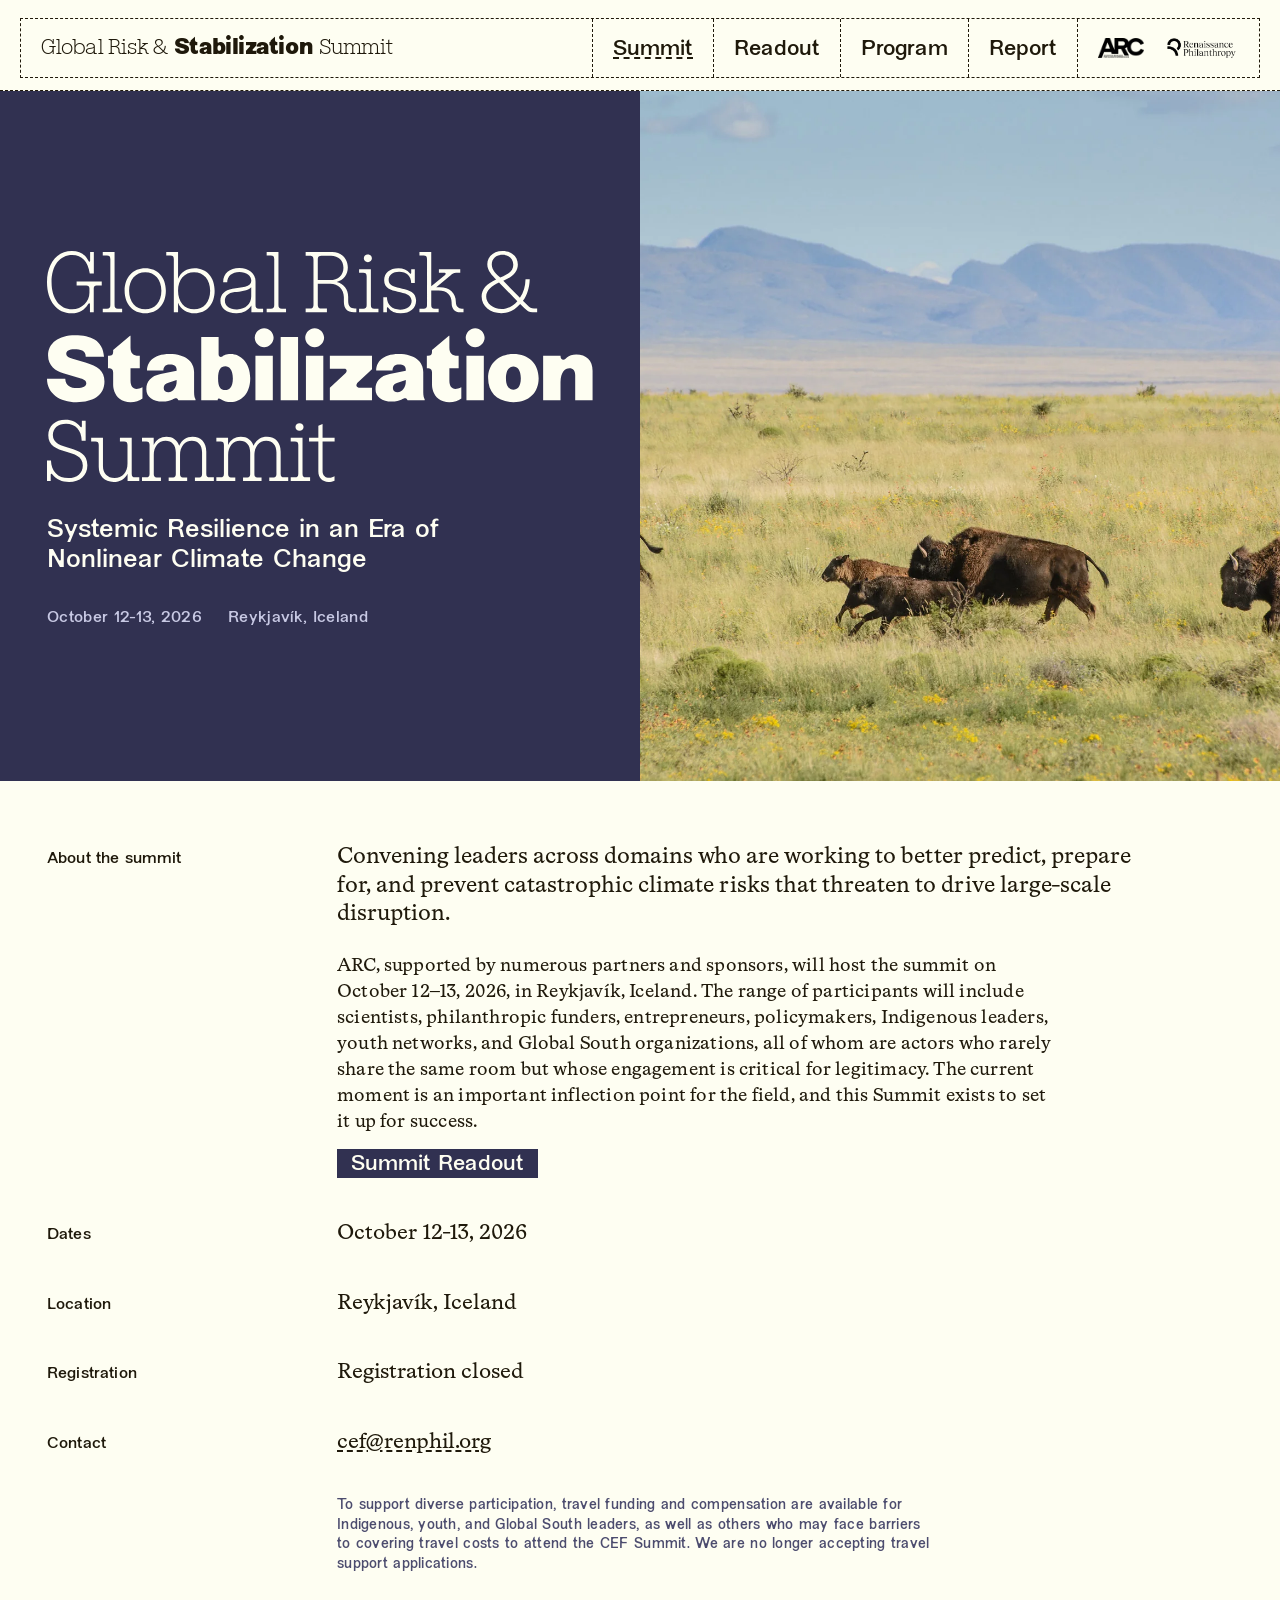
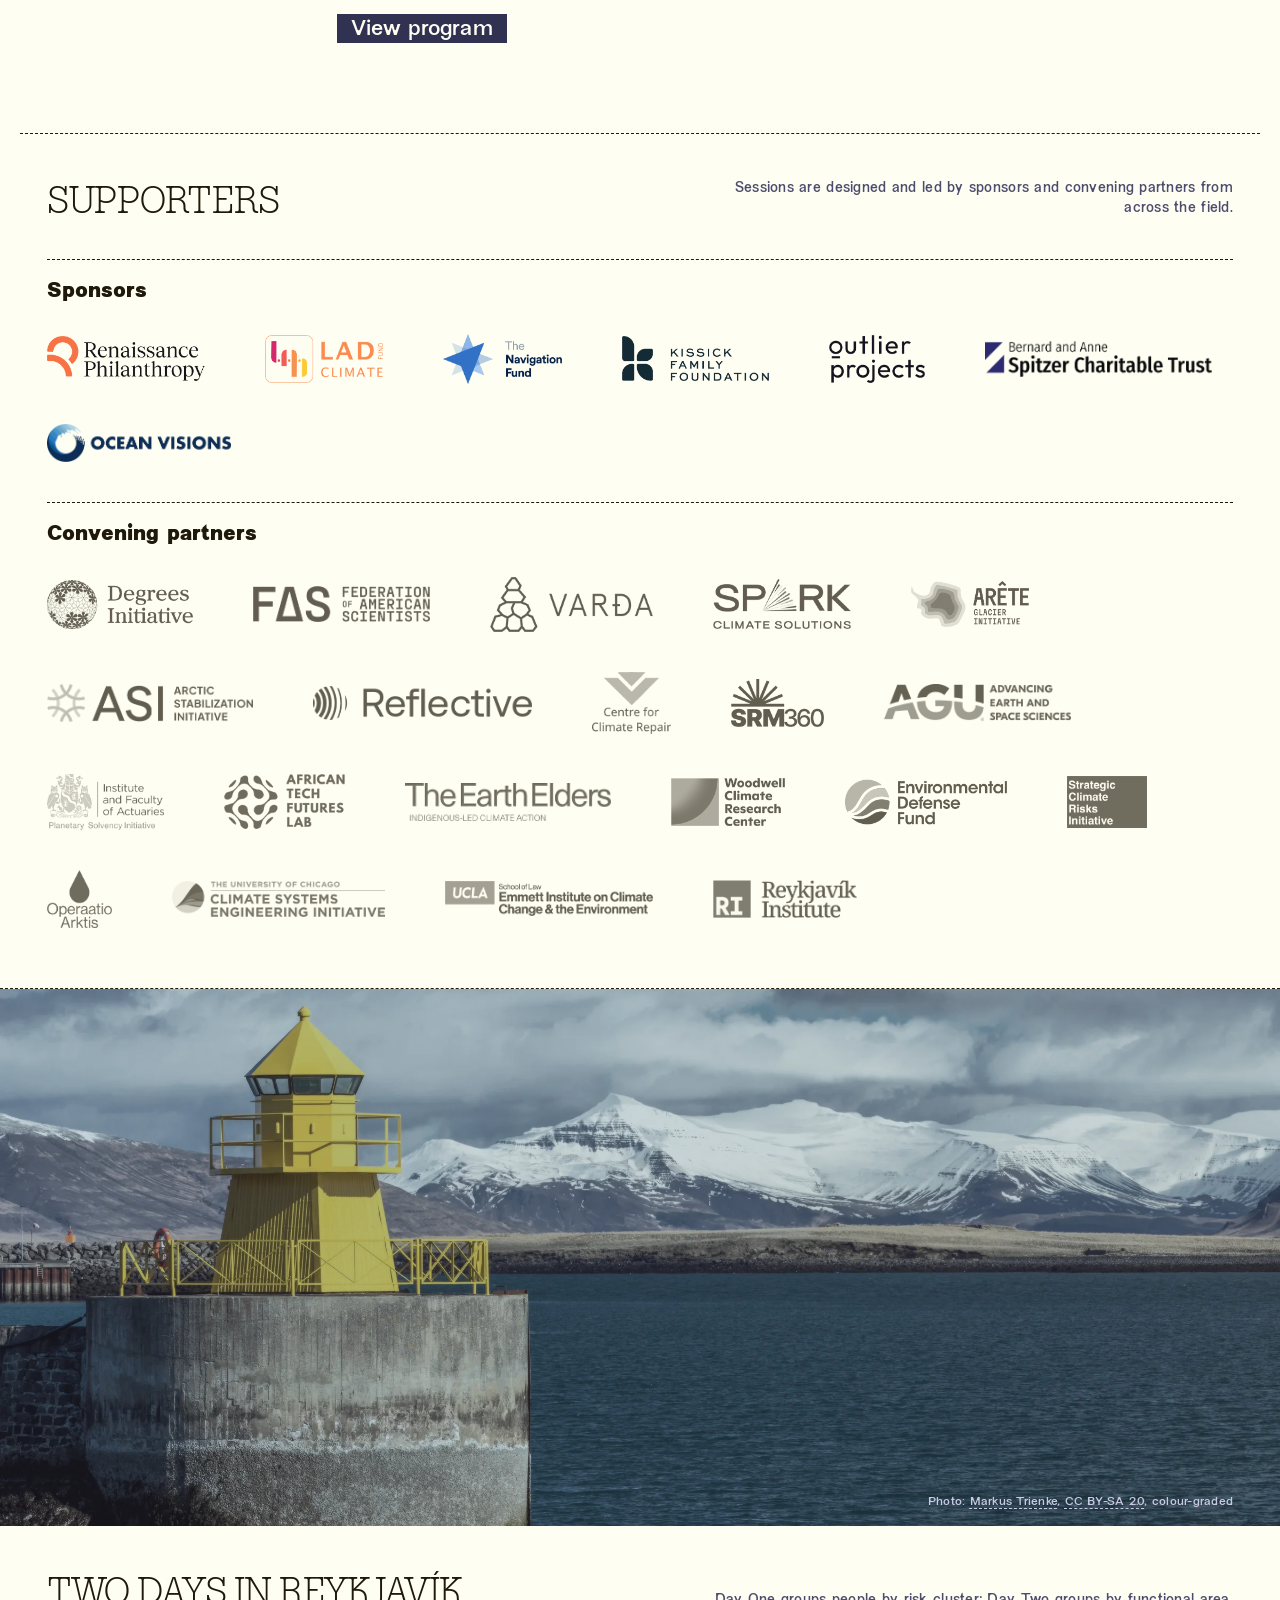
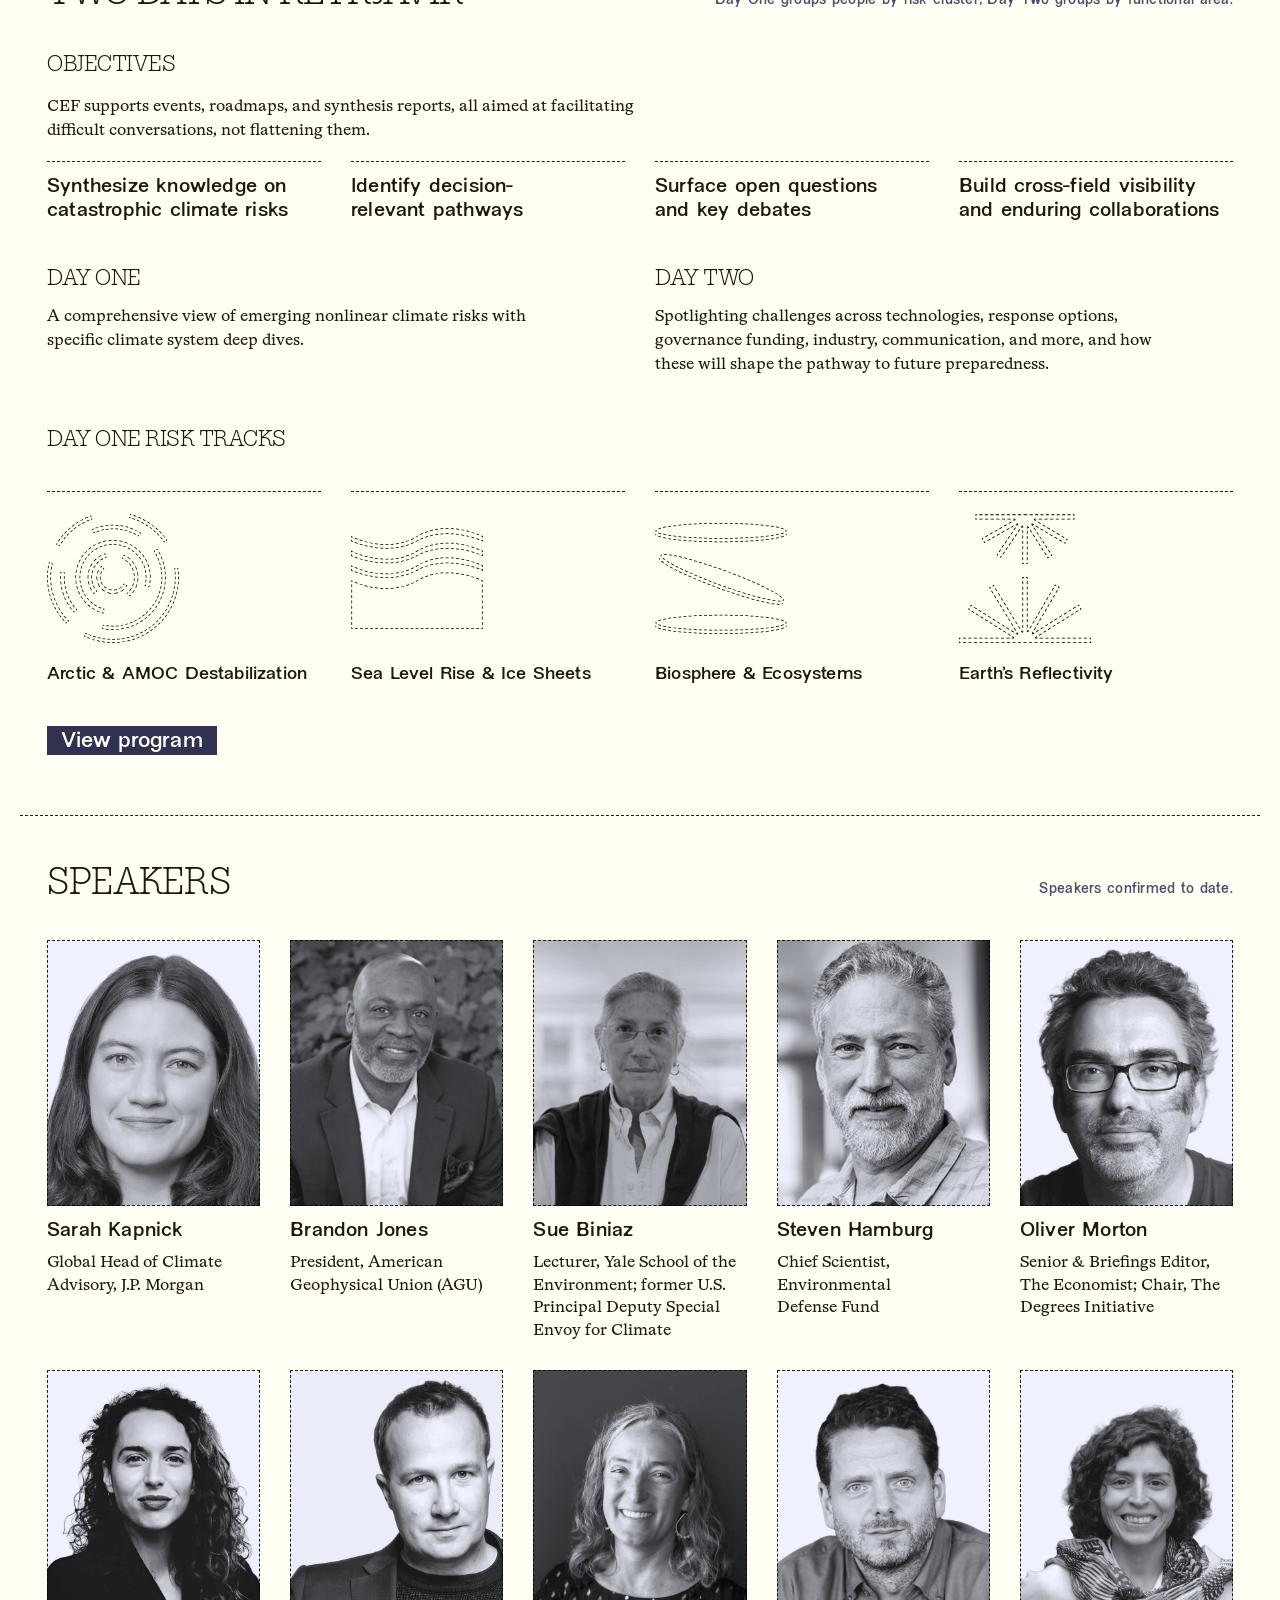
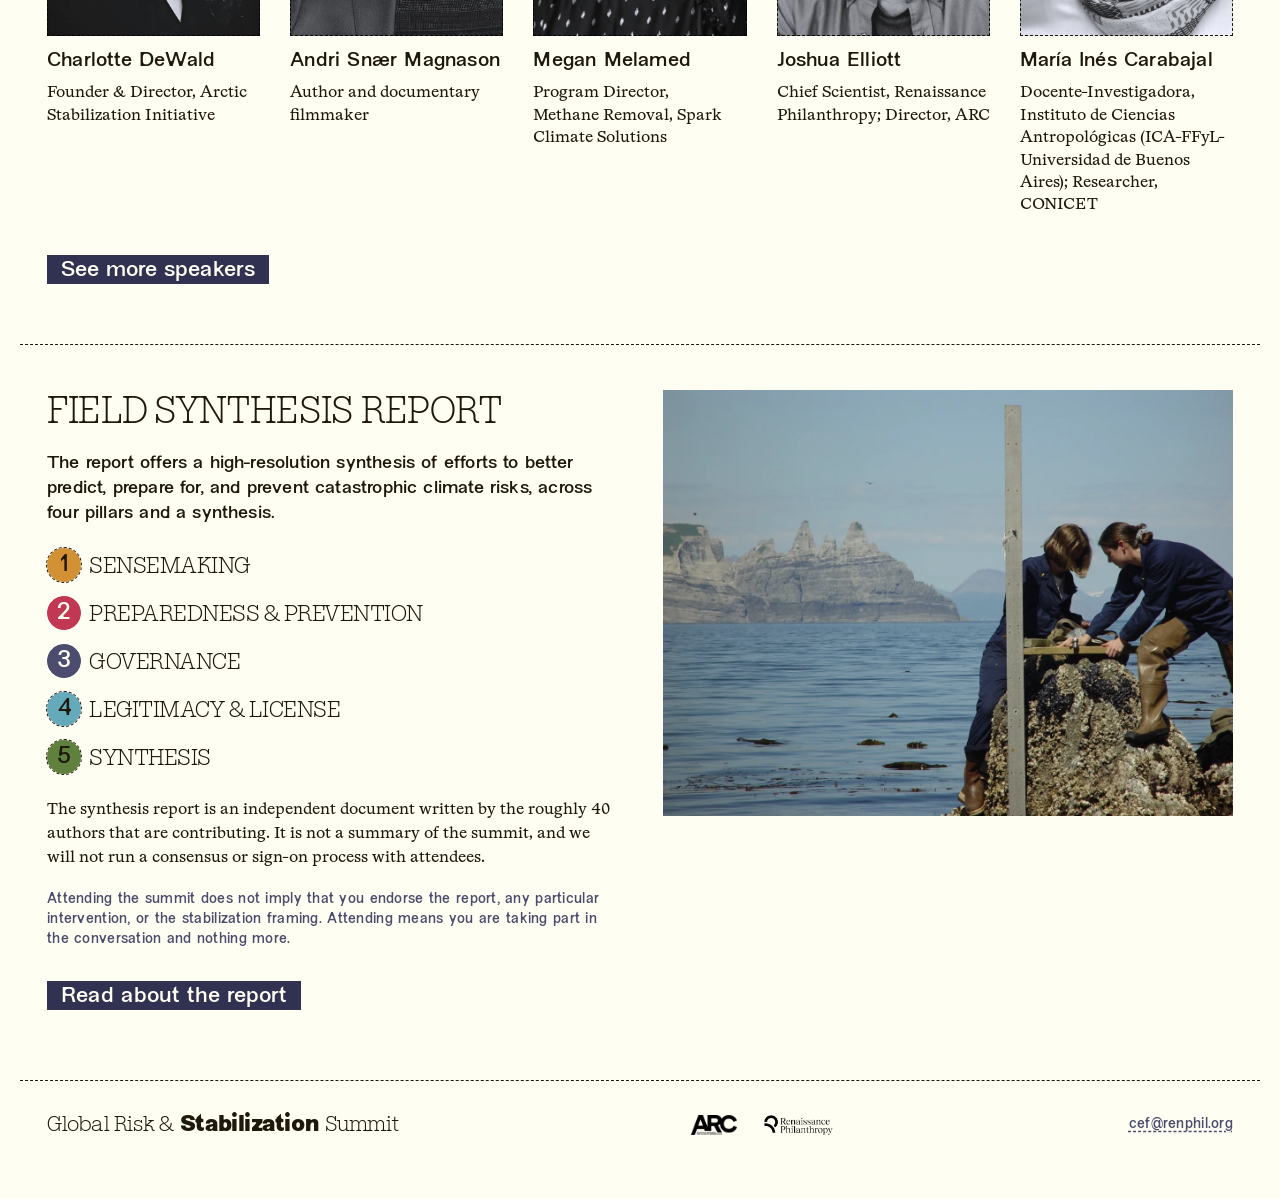
<file: index.html>
<!DOCTYPE html>
<html lang="en">
<head>
<meta charset="utf-8">
<meta name="viewport" content="width=device-width, initial-scale=1">
<title>The Global Risk and Stabilization Summit</title>
<meta name="description" content="Convening leaders across domains who are working to better predict, prepare for, and prevent catastrophic climate risks that threaten to drive large-scale disruption.">
<link rel="canonical" href="https://globalstabilization.org/">
<meta property="og:type" content="website">
<meta property="og:url" content="https://globalstabilization.org/">
<meta property="og:site_name" content="The Global Risk and Stabilization Summit">
<meta property="og:title" content="The Global Risk and Stabilization Summit">
<meta property="og:description" content="Convening leaders across domains who are working to better predict, prepare for, and prevent catastrophic climate risks that threaten to drive large-scale disruption.">
<meta property="og:image" content="https://globalstabilization.org/assets/images/social-card.jpg?v=ad44cda4">
<meta property="og:image:width" content="1200">
<meta property="og:image:height" content="630">
<meta property="og:image:alt" content="Bison running across open grassland">
<meta name="twitter:card" content="summary_large_image">
<link rel="icon" href="/assets/favicon.ico?v=c302b58f" sizes="any">
<link rel="stylesheet" href="/styles.css?v=31f979df">
</head>
<body>
<div class="nav-wrap"><nav class="nav">
  <a class="nav-brand" href="/"><span class="wordmark-inline"><span class="wm-light">Global Risk &amp;</span><span class="wm-bold">Stabilization</span><span class="wm-light">Summit</span></span></a>
  <div class="nav-right">
    <div class="nav-links"><a class="nav-link" href="/" aria-current="page">Summit</a><a class="nav-link" href="/summit-readout-2026/">Readout</a><a class="nav-link" href="/program/">Program</a><a class="nav-link" href="/report/">Report</a></div>
    <div class="nav-marks">
      <a class="mark" href="https://arc.renaissancephilanthropy.org/"><img class="arc" src="/assets/logos/arc-logo-offwhite.webp?v=836d32b6" alt="ARC — Advanced Research for Climate Emergencies"></a>
      <a class="mark" href="https://www.renaissancephilanthropy.org/"><img src="/assets/logos/renphil-logo-offwhite.webp?v=91bf81d2" alt="Renaissance Philanthropy"></a>
    </div>
  </div>
</nav></div>
<main>

<section class="hero">
  <div class="hero-left">
    <img class="wordmark-stacked" src="/assets/logos/summit-logo-offwhite-nodate.svg?v=75364b9e" alt="Global Risk &amp; Stabilization Summit">
    <div class="hero-tagline">Systemic Resilience in an Era of Nonlinear Climate Change</div>
    <div class="hero-meta"><span>October 12-13, 2026</span><span>Reykjavík, Iceland</span></div>
  </div>
  <div class="hero-photo"><img src="/assets/images/summit-hero-bison.webp?v=baeba27f" alt="Landscape"></div>
</section>

<section class="details">
  <div class="info-row"><span class="info-label">About the summit</span><div class="info-value l">Convening leaders across domains who are working to better predict, prepare for, and prevent catastrophic climate risks that threaten to drive large-scale disruption.</div></div>
  <div class="indent" style="display:flex;flex-direction:column;gap:16px;max-width:calc(720px + var(--label-w));margin-top:-16px">
    <p class="body-serif-l">ARC, supported by numerous partners and sponsors, will host the summit on October 12–13, 2026, in Reykjavík, Iceland. The range of participants will include scientists, philanthropic funders, entrepreneurs, policymakers, Indigenous leaders, youth networks, and Global South organizations, all of whom are actors who rarely share the same room but whose engagement is critical for legitimacy. The current moment is an important inflection point for the field, and this Summit exists to set it up for success.</p>
    <div><a class="btn" href="/summit-readout-2026/">Summit Readout</a></div>
  </div>
  <div class="info-row"><span class="info-label">Dates</span><div class="info-value">October 12-13, 2026</div></div>
  <div class="info-row"><span class="info-label">Location</span><div class="info-value">Reykjavík, Iceland</div></div>
  <div class="info-row"><span class="info-label">Registration</span><div class="info-value">Registration closed</div></div>
  <div class="info-row"><span class="info-label">Contact</span><div class="info-value"><a href="mailto:cef@renphil.org">cef@renphil.org</a></div></div>
  <p class="note-indigo indent" style="max-width:930px">To support diverse participation, travel funding and compensation are available for Indigenous, youth, and Global South leaders, as well as others who may face barriers to covering travel costs to attend the CEF Summit. We are no longer accepting travel support applications.</p>
  <div class="indent"><a class="btn" href="/program/">View program</a></div>
</section>

<section class="section" style="margin-top:70px">
  <div class="section-head">
    <h2 class="h2-display">Supporters</h2>
    <p class="section-intro">Sessions are designed and led by sponsors and convening partners from across the field.</p>
  </div>
  <div class="logo-group">
    <div class="block-head"><span class="block-label">Sponsors</span></div>
    <div class="logo-row">
    <img src="/assets/logos/sponsors/renaissance-philanthropy.webp?v=8e1b6342" alt="Renaissance Philanthropy" style="height:45px" loading="lazy" decoding="async">
    <img src="/assets/logos/sponsors/lad-climate-fund.webp?v=d6f915ca" alt="LAD Climate Fund" style="height:48px" loading="lazy" decoding="async">
    <img src="/assets/logos/sponsors/the-navigation-fund.webp?v=07e6d520" alt="The Navigation Fund" style="height:50px" loading="lazy" decoding="async">
    <img src="/assets/logos/sponsors/kissick-family-foundation.webp?v=d824c782" alt="Kissick Family Foundation" style="height:45px" loading="lazy" decoding="async">
    <img src="/assets/logos/sponsors/outlier-projects.webp?v=ade519b5" alt="Outlier Projects" style="height:48px" loading="lazy" decoding="async">
    <img src="/assets/logos/sponsors/spitzer-charitable-trust.webp?v=2a68334d" alt="Spitzer Charitable Trust" style="height:36px" loading="lazy" decoding="async">
    <img src="/assets/logos/sponsors/ocean-visions.webp?v=ff547043" alt="Ocean Visions" style="height:38px" loading="lazy" decoding="async">
    </div>
  </div>
  <div class="logo-group">
    <div class="block-head"><span class="block-label">Convening partners</span></div>
    <div class="logo-row">
    <img src="/assets/logos/partners/degrees-initiative.webp?v=59e625d2" alt="The Degrees Initiative" style="height:49px" loading="lazy" decoding="async">
    <img src="/assets/logos/partners/federation-of-american-scientists.webp?v=c0f029c7" alt="Federation of American Scientists (FAS)" style="height:36px" loading="lazy" decoding="async">
    <img src="/assets/logos/partners/varda.webp?v=190b7177" alt="Varða" style="height:55px" loading="lazy" decoding="async">
    <img src="/assets/logos/partners/spark-climate-solutions.webp?v=659fed0d" alt="Spark Climate Solutions" style="height:50px" loading="lazy" decoding="async">
    <img src="/assets/logos/partners/arete-glacier-initiative.webp?v=3b8e8904" alt="Arête Glacier Initiative" style="height:46px" loading="lazy" decoding="async">
    <img src="/assets/logos/partners/arctic-stabilization-initiative.webp?v=79962e3a" alt="Arctic Stabilization Initiative (ASI)" style="height:38px" loading="lazy" decoding="async">
    <img src="/assets/logos/partners/reflective.webp?v=42890593" alt="Reflective" style="height:34px" loading="lazy" decoding="async">
    <img src="/assets/logos/partners/centre-for-climate-repair.webp?v=9d38f854" alt="Centre for Climate Repair" style="height:62px" loading="lazy" decoding="async">
    <img src="/assets/logos/partners/srm360.webp?v=ff6f7886" alt="SRM360" style="height:48px" loading="lazy" decoding="async">
    <img src="/assets/logos/partners/agu.webp?v=dfe6b23a" alt="American Geophysical Union (AGU)" style="height:37px" loading="lazy" decoding="async">
    <img src="/assets/logos/partners/institute-and-faculty-of-actuaries.webp?v=53553159" alt="Institute and Faculty of Actuaries (IFoA)" style="height:56px" loading="lazy" decoding="async">
    <img src="/assets/logos/partners/african-tech-futures-lab.webp?v=e4266308" alt="African Tech Futures Lab" style="height:55px" loading="lazy" decoding="async">
    <img src="/assets/logos/partners/the-earth-elders.webp?v=f59ece83" alt="The Earth Elders" style="height:38px" loading="lazy" decoding="async">
    <img src="/assets/logos/partners/woodwell-climate-research-center.webp?v=014a08df" alt="Woodwell Climate Research Center" style="height:48px" loading="lazy" decoding="async">
    <img src="/assets/logos/partners/environmental-defense-fund.webp?v=81469816" alt="Environmental Defense Fund (EDF)" style="height:46px" loading="lazy" decoding="async">
    <img src="/assets/logos/partners/strategic-climate-risks-initiative.webp?v=c0d2aca0" alt="Strategic Climate Risks Initiative (SCRI)" style="height:52px" loading="lazy" decoding="async">
    <img src="/assets/logos/partners/operaatio-arktis.webp?v=7d4f813b" alt="Operaatio Arktis" style="height:58px" loading="lazy" decoding="async">
    <img src="/assets/logos/partners/uchicago-climate-systems-engineering-initiative.webp?v=c3c231ab" alt="Climate Systems Engineering initiative, University of Chicago" style="height:36px" loading="lazy" decoding="async">
    <img src="/assets/logos/partners/ucla-emmett-institute.webp?v=7c6b177a" alt="Emmett Institute on Climate Change and the Environment, UCLA School of Law" style="height:35px" loading="lazy" decoding="async">
    <img src="/assets/logos/partners/reykjavik-institute.webp?v=8d0918c6" alt="Reykjavík Institute" style="height:38px" loading="lazy" decoding="async">
    </div>
  </div>
</section>

<figure class="photo-band" data-rotate>
  <div class="photo-band-slide active">
    <img src="/assets/images/reykjavik-waterfront.webp?v=9741732e" alt="Reykjavík waterfront" loading="lazy" style="object-position:50% 17%">
    <p class="photo-credit">Photo: <a href="https://commons.wikimedia.org/wiki/File:*Das_Opern-_und_Konzerthaus_in_Reykjavik._03.jpg">Holger Uwe Schmitt</a>, <a href="https://creativecommons.org/licenses/by-sa/4.0/">CC BY-SA 4.0</a>, colour-graded</p>
  </div>
  <div class="photo-band-slide">
    <img src="/assets/images/harbour-lighthouse.webp?v=041bbf2e" alt="Reykjavík harbour lighthouse with snow-capped mountains" loading="lazy" style="object-position:50% min(0px, max(20px - 15.04vw, clamp(294px, 42vw, 588px) - 66.67vw))">
    <p class="photo-credit">Photo: <a href="https://commons.wikimedia.org/wiki/File:Island_2017_008-0_(36173772433).jpg">Markus Trienke</a>, <a href="https://creativecommons.org/licenses/by-sa/2.0/">CC BY-SA 2.0</a>, colour-graded</p>
  </div>
  <div class="photo-band-slide">
    <img src="/assets/images/esja-across-the-bay.webp?v=8a0baa4b" alt="Mount Esja across the bay from Reykjavík" loading="lazy" style="object-position:50% 55%">
    <p class="photo-credit">Photo: <a href="https://commons.wikimedia.org/wiki/File:View_of_Esja_from_Faxa_Bay,_Iceland,_20230507_1052_5661.jpg">Jakub Hałun</a>, <a href="https://creativecommons.org/licenses/by-sa/4.0/">CC BY-SA 4.0</a>, colour-graded</p>
  </div>
  <div class="photo-band-slide">
    <img src="/assets/images/waterfront-night.webp?v=01796d50" alt="Reykjavík waterfront at night" loading="lazy" style="object-position:50% 26%">
    <p class="photo-credit">Photo: <a href="https://www.flickr.com/photos/87690240@N03/23767691300">Giuseppe Milo</a>, <a href="https://creativecommons.org/licenses/by/2.0/">CC BY 2.0</a>, colour-graded</p>
  </div>
</figure>

<section class="section">
  <div class="section-head">
    <h2 class="h2-display">Two days in Reykjavík</h2>
    <p class="section-intro">Day One groups people by risk cluster; Day Two groups by functional area.</p>
  </div>
  <div class="objectives">
    <h3 class="day-col-head">Objectives</h3>
    <p class="body-serif objectives-intro">CEF supports events, roadmaps, and synthesis reports, all aimed at facilitating difficult conversations, not flattening them.</p>
    <ul class="objective-list"><li>Synthesize knowledge on catastrophic climate risks</li><li>Identify decision-relevant pathways</li><li>Surface open questions and key debates</li><li>Build cross-field visibility and enduring collaborations</li></ul>
  </div>
  <div class="days-cols">
    <div class="day-col">
      <h3 class="day-col-head">Day One</h3>
      <p class="body-serif">A comprehensive view of emerging nonlinear climate risks with specific climate system deep dives.</p>
    </div>
    <div class="day-col">
      <h3 class="day-col-head">Day Two</h3>
      <p class="body-serif">Spotlighting challenges across technologies, response options, governance funding, industry, communication, and more, and how these will shape the pathway to future preparedness.</p>
    </div>
  </div>
  <h3 class="day-col-head" style="margin-top:10px">Day One risk tracks</h3>
  <div class="clusters">
    <div class="cluster-pair">
      <div class="cluster"><img src="/assets/icons/risk-clusters/arctic-destabilization-offblack.svg?v=c5e9a45b" alt=""><span>Arctic &amp; AMOC Destabilization</span></div>
      <div class="cluster"><img src="/assets/icons/risk-clusters/sea-level-rise-offblack.svg?v=6552516b" alt=""><span>Sea Level Rise &amp; Ice Sheets</span></div>
    </div>
    <div class="cluster-pair">
      <div class="cluster"><img src="/assets/icons/risk-clusters/biosphere-offblack.svg?v=f1737852" alt=""><span>Biosphere &amp; Ecosystems</span></div>
      <div class="cluster"><img src="/assets/icons/risk-clusters/declining-reflectivity-offblack.svg?v=4b6e1432" alt=""><span>Earth’s Reflectivity</span></div>
    </div>
  </div>
  <div><a class="btn" href="/program/">View program</a></div>
</section>

<section class="section">
  <div class="section-head">
    <h2 class="h2-display">Speakers</h2>
    <p class="section-intro">Speakers confirmed to date.</p>
  </div>
  <div class="speakers featured">
    <div class="speaker" id="speaker-sarah-kapnick">
      <div class="sp-photo"><img src="/assets/speakers/sarah-kapnick.webp?v=5ab5993c" alt="Sarah Kapnick" loading="lazy" decoding="async"></div>
      <span class="sp-name">Sarah Kapnick</span>
      <span class="sp-title">Global Head of Climate Advisory, J.P. Morgan</span>
    </div>
    <div class="speaker" id="speaker-brandon-jones">
      <div class="sp-photo"><img src="/assets/speakers/brandon-jones.webp?v=ed6aae03" alt="Brandon Jones" loading="lazy" decoding="async"></div>
      <span class="sp-name">Brandon Jones</span>
      <span class="sp-title">President, American Geophysical Union (AGU)</span>
    </div>
    <div class="speaker" id="speaker-sue-biniaz">
      <div class="sp-photo"><img src="/assets/speakers/sue-biniaz.webp?v=a1c9262c" alt="Sue Biniaz" loading="lazy" decoding="async"></div>
      <span class="sp-name">Sue Biniaz</span>
      <span class="sp-title">Lecturer, Yale School of the Environment; former U.S. Principal Deputy Special Envoy for Climate</span>
    </div>
    <div class="speaker" id="speaker-steven-hamburg">
      <div class="sp-photo"><img src="/assets/speakers/steven-hamburg.webp?v=d6d37314" alt="Steven Hamburg" loading="lazy" decoding="async"></div>
      <span class="sp-name">Steven Hamburg</span>
      <span class="sp-title">Chief Scientist, Environmental Defense Fund</span>
    </div>
    <div class="speaker" id="speaker-oliver-morton">
      <div class="sp-photo"><img src="/assets/speakers/oliver-morton.webp?v=79f6a8ff" alt="Oliver Morton" loading="lazy" decoding="async"></div>
      <span class="sp-name">Oliver Morton</span>
      <span class="sp-title">Senior &amp; Briefings Editor, The Economist; Chair, The Degrees Initiative</span>
    </div>
    <div class="speaker" id="speaker-charlotte-dewald">
      <div class="sp-photo"><img src="/assets/speakers/charlotte-dewald.webp?v=acc597dc" alt="Charlotte DeWald" loading="lazy" decoding="async"></div>
      <span class="sp-name">Charlotte DeWald</span>
      <span class="sp-title">Founder &amp; Director, Arctic Stabilization Initiative</span>
    </div>
    <div class="speaker" id="speaker-andri-snaer-magnason">
      <div class="sp-photo"><img src="/assets/speakers/andri-snaer-magnason.webp?v=cee3b96d" alt="Andri Snær Magnason" loading="lazy" decoding="async"></div>
      <span class="sp-name">Andri Snær Magnason</span>
      <span class="sp-title">Author and documentary filmmaker</span>
    </div>
    <div class="speaker" id="speaker-megan-melamed">
      <div class="sp-photo"><img src="/assets/speakers/megan-melamed.webp?v=96f86cc7" alt="Megan Melamed" loading="lazy" decoding="async"></div>
      <span class="sp-name">Megan Melamed</span>
      <span class="sp-title">Program Director, Methane Removal, Spark Climate Solutions</span>
    </div>
    <div class="speaker" id="speaker-joshua-elliott">
      <div class="sp-photo"><img src="/assets/speakers/joshua-elliott.webp?v=c24af595" alt="Joshua Elliott" loading="lazy" decoding="async"></div>
      <span class="sp-name">Joshua Elliott</span>
      <span class="sp-title">Chief Scientist, Renaissance Philanthropy; Director, ARC</span>
    </div>
    <div class="speaker" id="speaker-maria-ines-carabajal">
      <div class="sp-photo"><img src="/assets/speakers/maria-ines-carabajal.webp?v=9d4ca966" alt="María Inés Carabajal" loading="lazy" decoding="async"></div>
      <span class="sp-name">María Inés Carabajal</span>
      <span class="sp-title">Docente-Investigadora, Instituto de Ciencias Antropológicas (ICA-FFyL-Universidad de Buenos Aires); Researcher, CONICET</span>
    </div>
    <div class="speaker" id="speaker-laurie-laybourn">
      <div class="sp-photo"><img src="/assets/speakers/laurie-laybourn.webp?v=682518e1" alt="Laurie Laybourn" loading="lazy" decoding="async"></div>
      <span class="sp-name">Laurie Laybourn</span>
      <span class="sp-title">Executive Director, Strategic Climate Risks Initiative</span>
    </div>
    <div class="speaker" id="speaker-regina-r-rodrigues">
      <div class="sp-photo"><img src="/assets/speakers/regina-r-rodrigues.webp?v=66861982" alt="Regina R. Rodrigues" loading="lazy" decoding="async"></div>
      <span class="sp-name">Regina R. Rodrigues</span>
      <span class="sp-title">Professor, Federal University of Santa Catarina</span>
    </div></div>
  <div><a class="btn" href="/program/#speakers">See more speakers</a></div>
</section>


<section class="report-teaser">
  <div class="report-teaser-left">
    <h2 class="h2-display">Field Synthesis Report</h2>
    <p class="lede">The report offers a high-resolution synthesis of efforts to better predict, prepare for, and prevent catastrophic climate risks, across four pillars and a synthesis.</p>
    <div class="chapter-list"><div class="chapter-marker"><span class="chapter-dot c1">1</span><span class="chapter-title">Sensemaking</span></div><div class="chapter-marker"><span class="chapter-dot c2">2</span><span class="chapter-title">Preparedness &amp; Prevention</span></div><div class="chapter-marker"><span class="chapter-dot c3">3</span><span class="chapter-title">Governance</span></div><div class="chapter-marker"><span class="chapter-dot c4">4</span><span class="chapter-title">Legitimacy &amp; License</span></div><div class="chapter-marker"><span class="chapter-dot c5">5</span><span class="chapter-title">Synthesis</span></div></div>
    <p class="body-serif">The synthesis report is an independent document written by the roughly 40 authors that are contributing. It is not a summary of the summit, and we will not run a consensus or sign-on process with attendees.</p>
    <p class="note-indigo">Attending the summit does not imply that you endorse the report, any particular intervention, or the stabilization framing. Attending means you are taking part in the conversation and nothing more.</p>
    <div style="margin-top:10px"><a class="btn" href="/report/">Read about the report</a></div>
  </div>
  <div class="report-teaser-img"><img src="/assets/images/report-hero-duotone.webp?v=3fd20e67" alt=""></div>
</section>
</main>
<footer>
  <a class="footer-brand" href="/"><span class="wordmark-inline"><span class="wm-light">Global Risk &amp;</span><span class="wm-bold">Stabilization</span><span class="wm-light">Summit</span></span></a>
  <div class="marks">
    <a class="mark" href="https://arc.renaissancephilanthropy.org/"><img class="arc" src="/assets/logos/arc-logo-offwhite.webp?v=836d32b6" alt="ARC — Advanced Research for Climate Emergencies"></a>
    <a class="mark" href="https://www.renaissancephilanthropy.org/"><img src="/assets/logos/renphil-logo-offwhite.webp?v=91bf81d2" alt="Renaissance Philanthropy"></a>
  </div>
  <a href="mailto:cef@renphil.org">cef@renphil.org</a>
</footer>
<script src="/site.js?v=2f7d1208"></script>
</body>
</html>
</file>
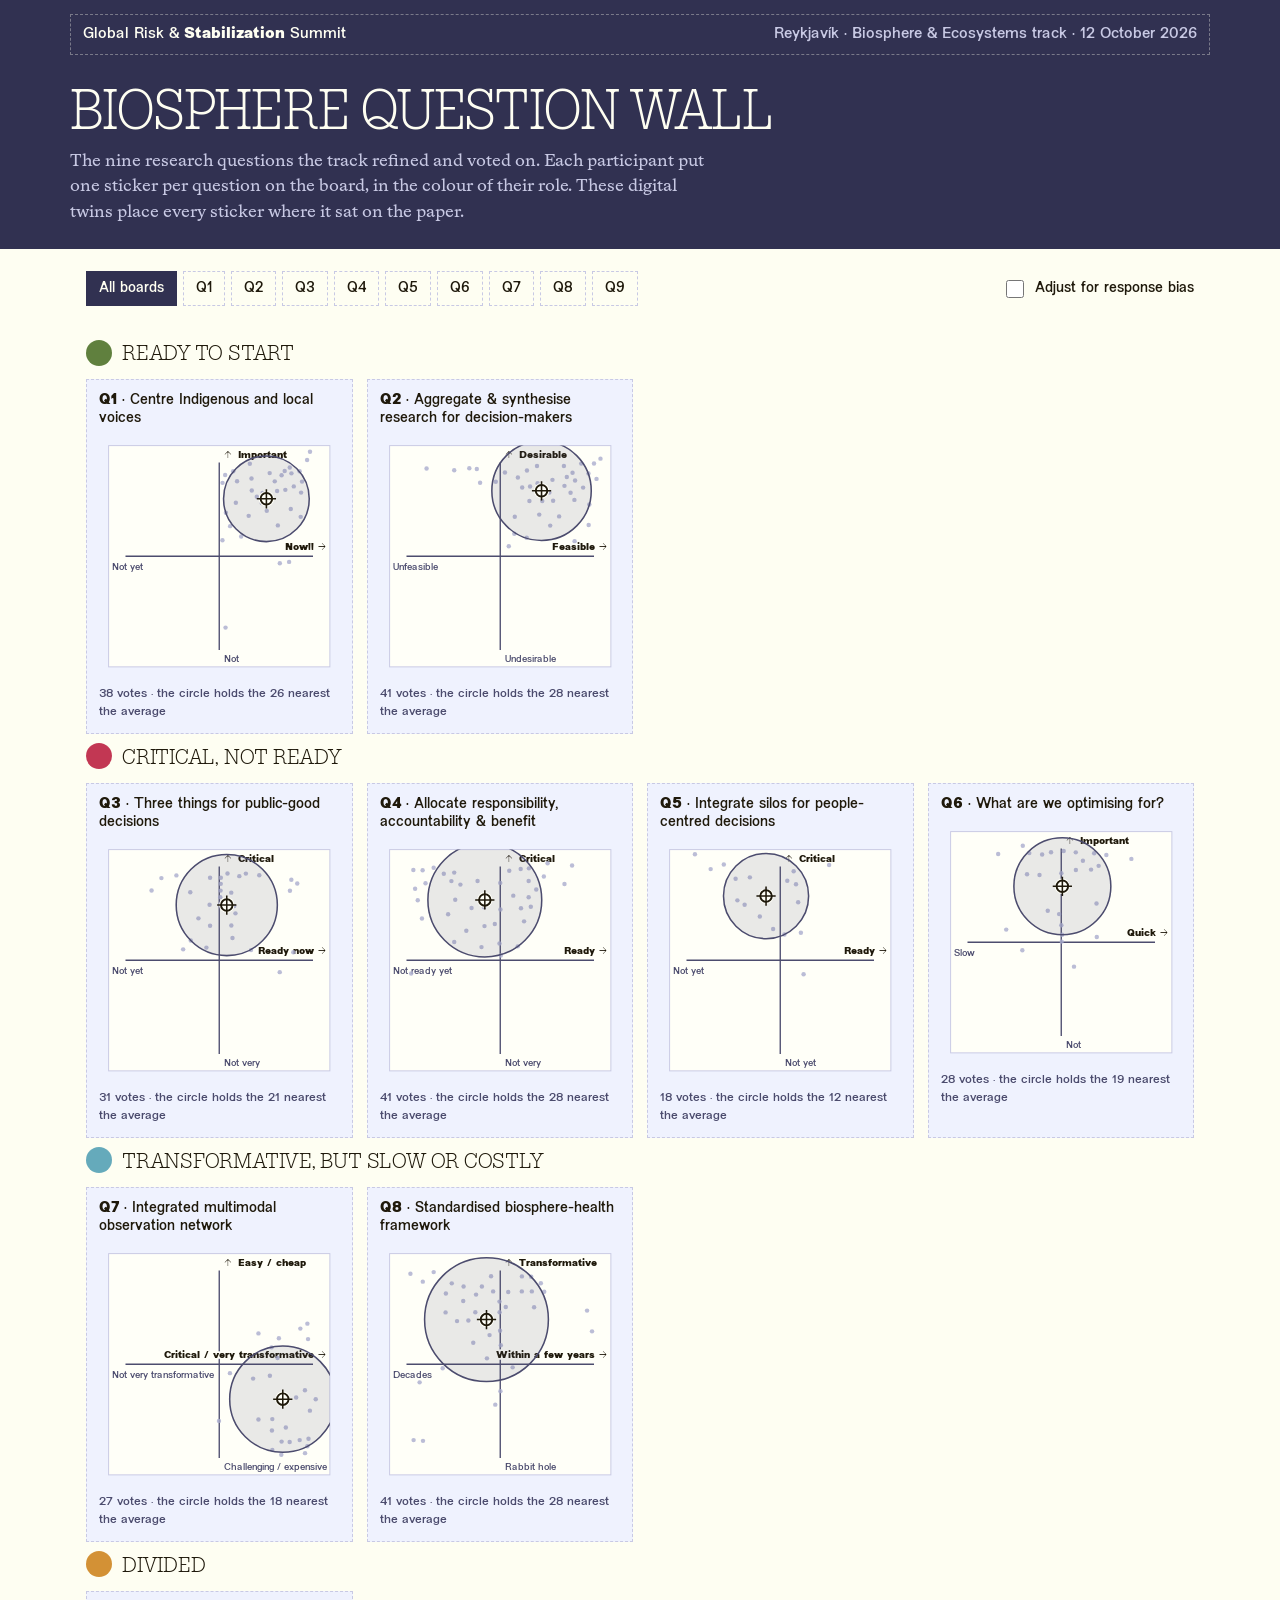
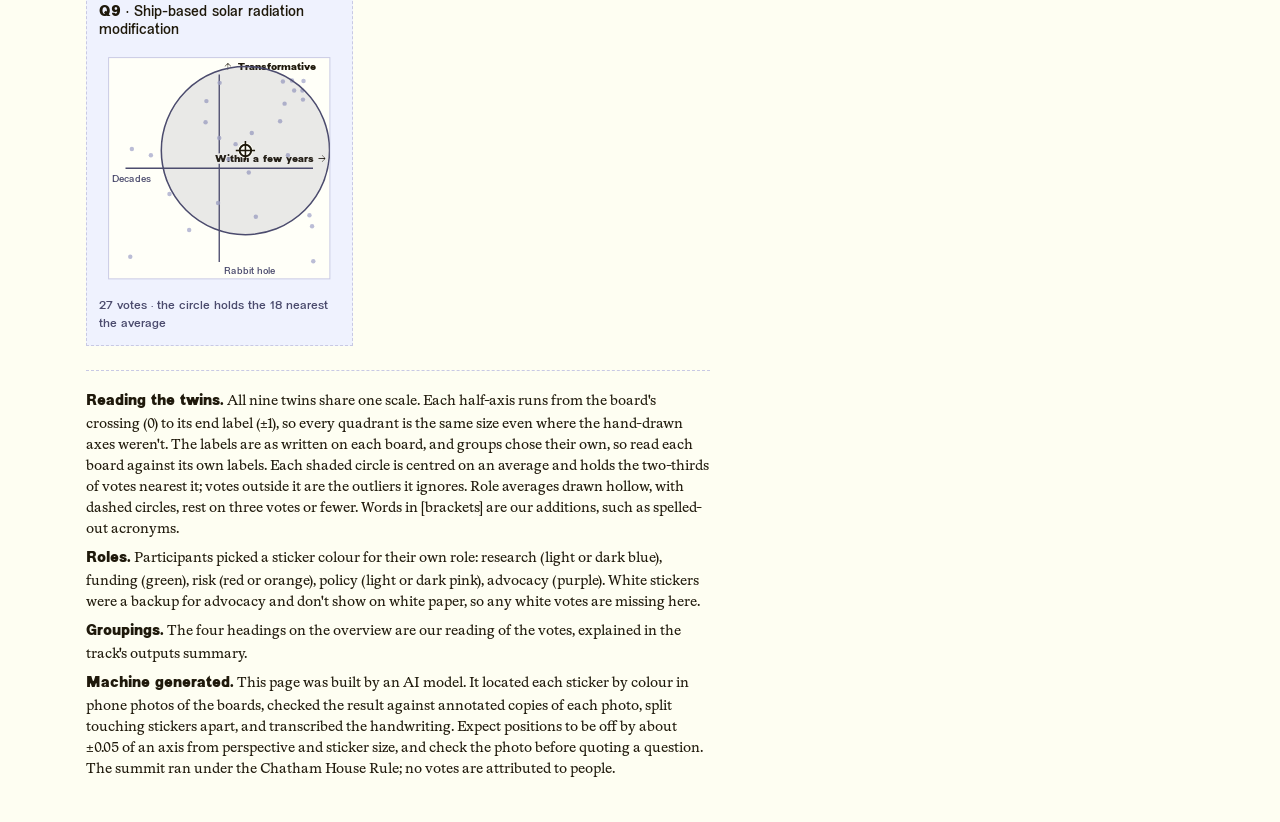
<file: biosphere-questions-2026/index.html>
<!DOCTYPE html>
<html lang="en">
<head>
<meta charset="utf-8">
<meta name="viewport" content="width=device-width, initial-scale=1">
<title>Biosphere Question Wall — The Global Risk and Stabilization Summit</title>
<meta name="description" content="Digital twins of the nine research questions the Biosphere & Ecosystems track refined and voted on at the Global Risk and Stabilization Summit, Reykjavík, 12 October 2026.">
<link rel="canonical" href="https://globalstabilization.org/biosphere-questions-2026/">
<meta property="og:type" content="website">
<meta property="og:url" content="https://globalstabilization.org/biosphere-questions-2026/">
<meta property="og:site_name" content="The Global Risk and Stabilization Summit">
<meta property="og:title" content="Biosphere Question Wall — The Global Risk and Stabilization Summit">
<meta property="og:description" content="Digital twins of the nine research questions the Biosphere & Ecosystems track refined and voted on at the Global Risk and Stabilization Summit, Reykjavík, 12 October 2026.">
<meta property="og:image" content="https://globalstabilization.org/assets/images/social-card.jpg?v=ad44cda4">
<link rel="icon" href="/assets/favicon.ico?v=c302b58f" sizes="any">
<style>
@font-face { font-family: "Summit Display"; font-weight: 300; font-display: swap; src: url(/assets/fonts/Dirk-Light.woff2?v=7bca59de) format("woff2"); }
@font-face { font-family: "Summit Sans"; font-weight: 400; font-display: swap; src: url(/assets/fonts/NewEdge666-RegularRounded.woff2?v=f5d55f0e) format("woff2"); }
@font-face { font-family: "Summit Sans"; font-weight: 800; font-display: swap; src: url(/assets/fonts/NewEdge666-UltraBoldRounded.woff2?v=48187657) format("woff2"); }
@font-face { font-family: "Summit Serif"; font-weight: 400; font-display: swap; src: url(/assets/fonts/OTScholar-Book.woff2?v=773ebd05) format("woff2"); }
@font-face { font-family: "Summit Serif"; font-weight: 400; font-style: italic; font-display: swap; src: url(/assets/fonts/OTScholar-BookItalic.woff2?v=5bf3edfc) format("woff2"); }
body { margin: 0; } img { max-width: 100%; } [hidden] { display: none !important; }
.lockup a { color: inherit; text-decoration: none; }

/* Layout: indigo summit band, then the wall (overview grid of nine boards) or one board with its photo beside the twin. */
:root {
  --paper: #FEFEF2;           /* summit offwhite */
  --ink: #1F190B;             /* summit offblack */
  --indigo: #4C4C6E;
  --indigo-900: #313151;
  --indigo-200: #EFF2FE;
  --indigo-400: #C8C9E4;
  --chart: #FFFFF8;
  --muted: #4C4C6E;
  --rule: #C8C9E4;
  --axis: #4C4C6E;
  --ghost: #ABADCF;
  --spread: rgba(76, 76, 110, 0.12);
  --spread-line: #4C4C6E;
  --band: #313151;
  --band-ink: #FEFEF2;
  --band-muted: #C8C9E4;
  --font-display: "Summit Display", "Roboto Slab", Georgia, serif;
  --font-sans: "Summit Sans", "Figtree", "Helvetica Neue", Arial, sans-serif;
  --font-serif: "Summit Serif", "Source Serif 4", Georgia, serif;
  --research: #3B6FC4; --research-light: #7CC6DE;
  --funding: #94C83D;
  --risk: #B7241B; --risk-light: #EE7A3A;
  --policy: #DB62AE; --policy-dark: #D6337F; --policy-light: #F09AB8;
  --advocacy: #6B3A8A;
}
@media (prefers-color-scheme: dark) {
  :root:not([data-theme="light"]) {
    --paper: #1B1B2C; --ink: #FEFEF2; --indigo-200: #26263D; --chart: #222236; --muted: #C8C9E4; --rule: #47476A;
    --axis: #C8C9E4; --ghost: #6E7099; --spread: rgba(200, 201, 228, 0.16); --spread-line: #C8C9E4;
    --band: #12121F; color-scheme: dark;
  }
}
:root[data-theme="dark"] {
  --paper: #1B1B2C; --ink: #FEFEF2; --indigo-200: #26263D; --chart: #222236; --muted: #C8C9E4; --rule: #47476A;
  --axis: #C8C9E4; --ghost: #6E7099; --spread: rgba(200, 201, 228, 0.16); --spread-line: #C8C9E4;
  --band: #12121F; color-scheme: dark;
}
* { box-sizing: border-box; }
body { background: var(--paper); color: var(--ink); font-family: var(--font-serif); font-size: 16px; line-height: 1.5; }
.band { background: var(--band); color: var(--band-ink);
  padding-left: max(16px, env(safe-area-inset-left, 0px)); padding-right: max(16px, env(safe-area-inset-right, 0px)); padding-block: 14px 26px; }
.band-inner, .page { max-width: 1140px; margin: 0 auto; }
.lockup { font-family: var(--font-sans); font-size: 15px; display: flex; justify-content: space-between; gap: 12px; flex-wrap: wrap;
  border: 1px dashed rgba(254, 254, 242, 0.35); padding: 8px 12px; }
.lockup b { font-weight: 800; }
.lockup span:last-child { color: var(--band-muted); }
h1 { font-family: var(--font-display); font-weight: 300; text-transform: uppercase; letter-spacing: -0.02em;
  font-size: clamp(34px, 6vw, 56px); line-height: 1; margin: 26px 0 10px; text-wrap: balance; }
.lede { margin: 0; max-width: 64ch; color: var(--band-muted); font-size: 17px; }
.page { padding-left: max(16px, env(safe-area-inset-left, 0px)); padding-right: max(16px, env(safe-area-inset-right, 0px));
  padding-block: 22px 44px; display: grid; gap: 24px; }
.toolbar { display: flex; flex-wrap: wrap; gap: 10px 18px; align-items: center; justify-content: space-between; }
.switch { display: flex; align-items: center; gap: 8px; font-family: var(--font-sans); font-size: 14px; cursor: pointer; }
.switch input { width: 18px; height: 18px; accent-color: var(--indigo); }
.banner { border: 1px dashed var(--indigo); background: var(--indigo-200); padding: 12px 14px; font-size: 14px; display: grid; gap: 6px; }
.banner p { margin: 0; }
.banner summary { cursor: pointer; display: flex; justify-content: space-between; gap: 12px; list-style: none; }
.banner summary::-webkit-details-marker { display: none; }
.banner summary::after { content: "Hide note"; font-family: var(--font-sans); font-size: 13px; color: var(--muted); text-decoration: underline; }
.banner:not([open]) summary::after { content: "Show note"; }
.banner summary:focus-visible { outline: 2px solid var(--indigo); outline-offset: 2px; }
.banner b { font-family: var(--font-sans); font-weight: 800; }
.banner a, footer a { color: inherit; }
nav { display: flex; flex-wrap: wrap; gap: 6px; font-family: var(--font-sans); }
nav button { font: inherit; font-size: 14px; padding: 6px 12px; border: 1px dashed var(--rule); background: transparent; color: var(--ink); cursor: pointer; }
nav button[aria-current="true"] { background: var(--indigo-900); border-color: var(--indigo-900); color: #FEFEF2; }
:root[data-theme="dark"] nav button[aria-current="true"] { background: var(--indigo-400); color: #1B1B2C; }
@media (prefers-color-scheme: dark) { :root:not([data-theme="light"]) nav button[aria-current="true"] { background: var(--indigo-400); color: #1B1B2C; } }
button:focus-visible, .card:focus-visible, .segmented input:focus-visible + span { outline: 2px solid var(--indigo); outline-offset: 2px; }
.tier-head { display: flex; align-items: center; gap: 10px; margin: 6px 0 10px; }
.tier-head h2 { font-family: var(--font-display); font-weight: 300; text-transform: uppercase; letter-spacing: -0.01em; font-size: 22px; margin: 0; }
.badge { flex: none; display: inline-grid; place-items: center; width: 26px; height: 26px; border-radius: 50%;
  font-family: var(--font-sans); font-weight: 800; font-size: 12px; color: #FEFEF2; }
.grid { display: grid; grid-template-columns: repeat(auto-fill, minmax(250px, 1fr)); gap: 14px; }
.card { background: var(--indigo-200); border: 1px dashed var(--rule); padding: 12px; display: grid; gap: 8px; align-content: start;
  cursor: pointer; text-align: left; font: inherit; color: inherit; }
.card:hover { border-style: solid; border-color: var(--indigo); }
.card h3 { margin: 0; font-family: var(--font-sans); font-size: 14px; font-weight: 400; line-height: 1.3; }
.card h3 b { font-weight: 800; }
.card .meta { font-family: var(--font-sans); font-size: 12px; color: var(--muted); }
.card svg { width: 100%; height: auto; display: block; }
.board { display: grid; grid-template-columns: minmax(0, 1.2fr) minmax(0, 1fr); gap: 26px; align-items: start; }
@media (max-width: 860px) { .board { grid-template-columns: minmax(0, 1fr); } }
.chart-box { background: var(--indigo-200); border: 1px dashed var(--rule); padding: 10px; position: relative; }
.chart-box svg { width: 100%; height: auto; display: block; }
.side { display: grid; gap: 16px; min-width: 0; }
.qhead { display: flex; gap: 10px; align-items: center; font-family: var(--font-sans); font-size: 13px; color: var(--muted); }
.question { font-size: 22px; line-height: 1.3; margin: 6px 0 0; text-wrap: pretty; }
.subtitle { font-size: 17px; font-style: italic; margin: 4px 0 0; }
.ins { font-family: var(--font-sans); font-size: 0.72em; color: var(--muted); font-style: normal; }
.notes { display: grid; gap: 6px; font-size: 14px; }
.notes p { margin: 0; }
.notes b { font-family: var(--font-sans); font-weight: 800; font-size: 11px; letter-spacing: 0.06em; text-transform: uppercase; color: var(--muted); margin-right: 6px; }
.segmented { display: inline-flex; flex-wrap: wrap; border: 1px dashed var(--rule); width: fit-content; max-width: 100%; font-family: var(--font-sans); }
.segmented label { cursor: pointer; font-size: 14px; }
.segmented input { position: absolute; opacity: 0; pointer-events: none; }
.segmented span { display: block; padding: 7px 12px; color: var(--ink); }
.segmented label + label span { border-left: 1px dashed var(--rule); }
.segmented input:checked + span { background: var(--indigo-900); color: #FEFEF2; }
.legend { display: flex; flex-wrap: wrap; gap: 6px; font-family: var(--font-sans); }
.chip { display: flex; align-items: center; gap: 6px; font: inherit; font-size: 13px; padding: 4px 9px; border: 1px dashed var(--rule);
  background: transparent; color: var(--ink); cursor: pointer; }
.chip[aria-pressed="false"] { opacity: 0.4; }
.chip:disabled { cursor: default; }
.table-wrap { overflow-x: auto; }
table { border-collapse: collapse; width: 100%; font-family: var(--font-sans); font-size: 13px; }
th, td { padding: 5px 6px; border-bottom: 1px dashed var(--rule); text-align: right; font-variant-numeric: tabular-nums; }
th { font-weight: 800; font-size: 12px; }
th:first-child, td:first-child { text-align: left; }
.photo { display: grid; gap: 6px; }
.label { font-family: var(--font-sans); font-weight: 800; font-size: 11px; letter-spacing: 0.08em; text-transform: uppercase; color: var(--muted); }
.photo img { width: 100%; border: 1px dashed var(--rule); }
.tip { position: absolute; pointer-events: none; background: var(--ink); color: var(--paper); font-family: var(--font-sans); font-size: 12px; line-height: 1.35;
  padding: 6px 8px; max-width: 250px; transform: translate(-50%, calc(-100% - 12px)); }
footer { font-size: 14px; display: grid; gap: 8px; max-width: 78ch; border-top: 1px dashed var(--rule); padding-top: 18px; }
footer p { margin: 0; }
footer b { font-family: var(--font-sans); font-weight: 800; }
@media (prefers-reduced-motion: no-preference) { .card, nav button, .chip { transition: border-color 120ms, background 120ms, opacity 120ms; } }
</style>
</head>
<body>

<div class="band">
  <div class="band-inner">
    <div class="lockup"><a href="/">Global Risk &amp; <b>Stabilization</b> Summit</a><span>Reykjavík · Biosphere &amp; Ecosystems track · 12 October 2026</span></div>
    <h1>Biosphere question wall</h1>
    <p class="lede">The nine research questions the track refined and voted on. Each participant put one sticker per question on the board, in the colour of their role. These digital twins place every sticker where it sat on the paper.</p>
  </div>
</div>

<div class="page">
  <div class="toolbar">
    <nav id="tabs" aria-label="Boards"></nav>
    <label class="switch"><input type="checkbox" id="adjust"> Adjust for response bias</label>
  </div>

  <details class="banner" id="adjust-banner" hidden open>
    <summary><b>Adjusted for response bias</b></summary>
    <p>People using rating scales lean toward some answers regardless of the question: agreeing, rating everything important, or sticking to the middle or the extremes (<a href="https://doi.org/10.1509/jmkr.38.2.143.18840">Baumgartner &amp; Steenkamp 2001</a>). This room put nearly every sticker on the important side of every board. This view re-expresses each vote relative to how that role voted across all nine boards: it subtracts the role's average and divides by its spread, a group-level form of the score standardization reviewed by <a href="https://doi.org/10.1177/0022022104264122">Fischer (2004)</a>. The crossing now means "this role's typical rating," and each axis end is three standard deviations from it.</p>
    <p>Stickers carry no names, so the adjustment works at the level of roles, not people. Standardizing can also remove real differences along with the bias (<a href="https://doi.org/10.1093/ijpor/eds021">Van Vaerenbergh &amp; Thomas 2013</a>), so read this view beside the unadjusted one. To pool the boards, it treats each board's importance-type axis (critical, important, transformative, desirable) as one scale and its readiness-type axis (ready, soon, feasible, easy or cheap) as another; Q7's axes are swapped back for this.</p>
  </details>

  <section id="overview-view" aria-label="All nine boards"></section>

  <section id="board-view" hidden>
    <div class="board">
      <div class="chart-box" id="chart-box"></div>
      <div class="side">
        <div>
          <div class="qhead" id="board-head"></div>
          <p class="question" id="board-question"></p>
          <p class="subtitle" id="board-subtitle"></p>
        </div>
        <div class="notes" id="board-notes"></div>
        <div class="segmented" role="radiogroup" aria-label="View">
          <label><input type="radio" name="mode" id="mode-dots" value="dots" checked><span>Individual votes</span></label>
          <label><input type="radio" name="mode" id="mode-roles" value="roles"><span>Role averages</span></label>
          <label><input type="radio" name="mode" id="mode-all" value="all"><span>Everyone's average</span></label>
        </div>
        <div class="legend" id="legend" role="group" aria-label="Show or hide a role"></div>
        <div class="table-wrap"><table id="means-table"></table></div>
        <div class="photo">
          <div class="label">The original board</div>
          <img id="board-photo" alt="" loading="lazy">
        </div>
      </div>
    </div>
  </section>

  <footer>
    <p><b>Reading the twins.</b> All nine twins share one scale. Each half-axis runs from the board's crossing (0) to its end label (±1), so every quadrant is the same size even where the hand-drawn axes weren't. The labels are as written on each board, and groups chose their own, so read each board against its own labels. Each shaded circle is centred on an average and holds the two-thirds of votes nearest it; votes outside it are the outliers it ignores. Role averages drawn hollow, with dashed circles, rest on three votes or fewer. Words in [brackets] are our additions, such as spelled-out acronyms.</p>
    <p><b>Roles.</b> Participants picked a sticker colour for their own role: research (light or dark blue), funding (green), risk (red or orange), policy (light or dark pink), advocacy (purple). White stickers were a backup for advocacy and don't show on white paper, so any white votes are missing here.</p>
    <p><b>Groupings.</b> The four headings on the overview are our reading of the votes, explained in the track's outputs summary.</p>
    <p><b>Machine generated.</b> This page was built by an AI model. It located each sticker by colour in phone photos of the boards, checked the result against annotated copies of each photo, split touching stickers apart, and transcribed the handwriting. Expect positions to be off by about ±0.05 of an axis from perspective and sticker size, and check the photo before quoting a question. The summit ran under the Chatham House Rule; no votes are attributed to people.</p>
  </footer>
</div>

<script type="application/json" id="wall-data">{"boards":[{"id":"Q1","short":"Centre Indigenous and local voices","question":"How do [we] centre IPLC* [Indigenous Peoples and Local Communities] voices – traditional stewards – in climate intervention discourse?","subtitle":"*Indigenous Peoples & Local Communities","board_notes":"The horizontal axis first read “Slow → Quick”; both words are crossed out and replaced with “Not yet → Now!!”","editor_note":"","tier":"ready","value_axis":"y","x":["Not yet","Now!!"],"y":["Not","Important"],"votes":[{"group":"Research","shade":"DBL","x":0.968,"y":1.114},{"group":"Research","shade":"DBL","x":0.937,"y":1.027},{"group":"Policy","shade":"MAG","x":0.326,"y":0.987},{"group":"Funding","shade":"GRN","x":0.752,"y":0.946},{"group":"Risk","shade":"ORG","x":0.149,"y":0.907},{"group":"Funding","shade":"GRN","x":0.698,"y":0.909},{"group":"Research","shade":"DBL","x":0.857,"y":0.907},{"group":"Funding","shade":"GRN","x":0.538,"y":0.887},{"group":"Funding","shade":"GRN","x":0.77,"y":0.884},{"group":"Policy","shade":"LPK","x":0.063,"y":0.867},{"group":"Advocacy","shade":"PUR","x":0.665,"y":0.864},{"group":"Research","shade":"DBL","x":0.344,"y":0.83},{"group":"Funding","shade":"GRN","x":0.19,"y":0.8},{"group":"Funding","shade":"GRN","x":0.592,"y":0.799},{"group":"Research","shade":"DBL","x":0.883,"y":0.796},{"group":"Funding","shade":"GRN","x":0.035,"y":0.783},{"group":"Risk","shade":"RED","x":0.795,"y":0.745},{"group":"Research","shade":"DBL","x":0.705,"y":0.708},{"group":"Funding","shade":"GRN","x":0.347,"y":0.701},{"group":"Research","shade":"LBL","x":0.617,"y":0.696},{"group":"Advocacy","shade":"PUR","x":0.873,"y":0.679},{"group":"Funding","shade":"GRN","x":0.462,"y":0.675},{"group":"Policy","shade":"LPK","x":0.401,"y":0.635},{"group":"Research","shade":"DBL","x":0.177,"y":0.571},{"group":"Risk","shade":"RED","x":0.523,"y":0.574},{"group":"Research","shade":"DBL","x":0.453,"y":0.568},{"group":"Policy","shade":"MAG","x":0.763,"y":0.504},{"group":"Funding","shade":"GRN","x":0.507,"y":0.484},{"group":"Research","shade":"DBL","x":0.071,"y":0.464},{"group":"Research","shade":"DBL","x":0.314,"y":0.431},{"group":"Policy","shade":"LPK","x":0.869,"y":0.42},{"group":"Policy","shade":"LPK","x":0.625,"y":0.329},{"group":"Advocacy","shade":"PUR","x":0.116,"y":0.321},{"group":"Policy","shade":"MAG","x":0.234,"y":0.211},{"group":"Risk","shade":"RED","x":0.034,"y":0.171},{"group":"Policy","shade":"LPK","x":0.745,"y":-0.06},{"group":"Funding","shade":"GRN","x":0.646,"y":-0.075},{"group":"Funding","shade":"GRN","x":0.067,"y":-0.761}]},{"id":"Q2","short":"Aggregate & synthesise research for decision-makers","question":"Should we aggregate & synthesise research better for decision-makers?","subtitle":"","board_notes":"“Should” is written above the crossed-out words “How can.”","editor_note":"","tier":"ready","value_axis":"y","x":["Unfeasible","Feasible"],"y":["Undesirable","Desirable"],"votes":[{"group":"Funding","shade":"GRN","x":1.069,"y":1.041},{"group":"Policy","shade":"LPK","x":0.864,"y":0.988},{"group":"Risk","shade":"RED","x":1.0,"y":0.989},{"group":"Policy","shade":"MAG","x":0.392,"y":0.963},{"group":"Research","shade":"DBL","x":0.679,"y":0.963},{"group":"Funding","shade":"GRN","x":-0.786,"y":0.936},{"group":"Research","shade":"LBL","x":-0.33,"y":0.939},{"group":"Risk","shade":"ORG","x":-0.25,"y":0.931},{"group":"Research","shade":"DBL","x":-0.491,"y":0.918},{"group":"Research","shade":"DBL","x":0.285,"y":0.914},{"group":"Funding","shade":"GRN","x":0.05,"y":0.894},{"group":"Funding","shade":"GRN","x":0.771,"y":0.89},{"group":"Funding","shade":"GRN","x":0.941,"y":0.882},{"group":"Funding","shade":"GRN","x":0.188,"y":0.84},{"group":"Policy","shade":"LPK","x":0.71,"y":0.846},{"group":"Risk","shade":"RED","x":1.027,"y":0.825},{"group":"Policy","shade":"MAG","x":0.557,"y":0.815},{"group":"Research","shade":"DBL","x":0.798,"y":0.808},{"group":"Advocacy","shade":"PUR","x":-0.048,"y":0.795},{"group":"Advocacy","shade":"PUR","x":-0.215,"y":0.784},{"group":"Funding","shade":"GRN","x":0.398,"y":0.779},{"group":"Funding","shade":"GRN","x":0.685,"y":0.751},{"group":"Policy","shade":"LPK","x":0.318,"y":0.744},{"group":"Research","shade":"DBL","x":0.234,"y":0.734},{"group":"Policy","shade":"LPK","x":0.884,"y":0.732},{"group":"Funding","shade":"GRN","x":0.524,"y":0.679},{"group":"Research","shade":"DBL","x":0.75,"y":0.678},{"group":"Research","shade":"DBL","x":0.791,"y":0.601},{"group":"Funding","shade":"GRN","x":0.564,"y":0.592},{"group":"Research","shade":"LBL","x":0.311,"y":0.589},{"group":"Research","shade":"DBL","x":0.448,"y":0.589},{"group":"Research","shade":"DBL","x":0.95,"y":0.552},{"group":"Research","shade":"DBL","x":0.416,"y":0.444},{"group":"Research","shade":"DBL","x":0.155,"y":0.421},{"group":"Funding","shade":"GRN","x":0.628,"y":0.425},{"group":"Policy","shade":"LPK","x":0.943,"y":0.333},{"group":"Research","shade":"DBL","x":0.533,"y":0.327},{"group":"Research","shade":"DBL","x":0.15,"y":0.24},{"group":"Funding","shade":"GRN","x":0.282,"y":0.197},{"group":"Risk","shade":"RED","x":0.793,"y":0.161},{"group":"Policy","shade":"MAG","x":0.091,"y":0.107}]},{"id":"Q3","short":"Three things for public-good decisions","question":"What are the three things needed to ensure this research/decision making about interventions are centered in the public good and inclusive of risks?","subtitle":"","board_notes":"","editor_note":"","tier":"governance","value_axis":"y","x":["Not yet","Ready now"],"y":["Not very","Critical"],"votes":[{"group":"Research","shade":"DBL","x":0.088,"y":0.925},{"group":"Advocacy","shade":"PUR","x":0.284,"y":0.924},{"group":"Risk","shade":"RED","x":0.427,"y":0.907},{"group":"Policy","shade":"LPK","x":-0.457,"y":0.905},{"group":"Policy","shade":"LPK","x":0.214,"y":0.897},{"group":"Funding","shade":"GRN","x":0.017,"y":0.88},{"group":"Research","shade":"DBL","x":-0.098,"y":0.88},{"group":"Funding","shade":"GRN","x":-0.617,"y":0.876},{"group":"Research","shade":"DBL","x":0.769,"y":0.859},{"group":"Risk","shade":"RED","x":0.832,"y":0.818},{"group":"Funding","shade":"GRN","x":0.016,"y":0.815},{"group":"Research","shade":"DBL","x":0.754,"y":0.742},{"group":"Funding","shade":"GRN","x":0.014,"y":0.743},{"group":"Advocacy","shade":"PUR","x":-0.722,"y":0.744},{"group":"Policy","shade":"LPK","x":-0.309,"y":0.726},{"group":"Funding","shade":"GRN","x":0.128,"y":0.721},{"group":"Funding","shade":"GRN","x":0.011,"y":0.673},{"group":"Risk","shade":"ORG","x":0.007,"y":0.593},{"group":"Research","shade":"DBL","x":-0.103,"y":0.592},{"group":"Research","shade":"DBL","x":0.16,"y":0.579},{"group":"Policy","shade":"LPK","x":0.173,"y":0.5},{"group":"Funding","shade":"GRN","x":-0.222,"y":0.447},{"group":"Policy","shade":"MAG","x":0.129,"y":0.37},{"group":"Research","shade":"DBL","x":-0.098,"y":0.368},{"group":"Policy","shade":"MAG","x":0.141,"y":0.237},{"group":"Risk","shade":"RED","x":-0.304,"y":0.21},{"group":"Advocacy","shade":"PUR","x":-0.137,"y":0.135},{"group":"Funding","shade":"GRN","x":-0.385,"y":0.116},{"group":"Research","shade":"DBL","x":0.339,"y":0.108},{"group":"Research","shade":"DBL","x":0.79,"y":0.085},{"group":"Policy","shade":"LPK","x":0.645,"y":-0.127}]},{"id":"Q4","short":"Allocate responsibility, accountability & benefit","question":"How do we allocate responsibility for funding, accountability for trade-offs & allocation of benefit, without thwarting momentum","subtitle":"","board_notes":"","editor_note":"","tier":"governance","value_axis":"y","x":["Not ready yet","Ready"],"y":["Not very","Critical"],"votes":[{"group":"Policy","shade":"LPK","x":-0.71,"y":0.987},{"group":"Risk","shade":"RED","x":0.505,"y":1.035},{"group":"Funding","shade":"GRN","x":-0.927,"y":0.963},{"group":"Funding","shade":"GRN","x":-0.828,"y":0.96},{"group":"Risk","shade":"ORG","x":0.218,"y":0.974},{"group":"Advocacy","shade":"PUR","x":0.306,"y":0.98},{"group":"Research","shade":"DBL","x":-0.491,"y":0.935},{"group":"Funding","shade":"GRN","x":0.766,"y":1.011},{"group":"Funding","shade":"GRN","x":0.096,"y":0.955},{"group":"Policy","shade":"LPK","x":-0.602,"y":0.923},{"group":"Policy","shade":"LPK","x":-0.521,"y":0.844},{"group":"Research","shade":"DBL","x":0.465,"y":0.894},{"group":"Research","shade":"DBL","x":-0.242,"y":0.846},{"group":"Research","shade":"DBL","x":-0.797,"y":0.822},{"group":"Research","shade":"DBL","x":0.0,"y":0.825},{"group":"Advocacy","shade":"PUR","x":-0.425,"y":0.807},{"group":"Research","shade":"DBL","x":0.303,"y":0.845},{"group":"Funding","shade":"GRN","x":-0.908,"y":0.762},{"group":"Policy","shade":"LPK","x":0.685,"y":0.814},{"group":"Funding","shade":"GRN","x":0.384,"y":0.755},{"group":"Funding","shade":"GRN","x":0.139,"y":0.689},{"group":"Funding","shade":"GRN","x":-0.88,"y":0.64},{"group":"Research","shade":"DBL","x":-0.48,"y":0.646},{"group":"Funding","shade":"GRN","x":0.303,"y":0.672},{"group":"Risk","shade":"RED","x":-0.172,"y":0.564},{"group":"Research","shade":"DBL","x":-0.306,"y":0.558},{"group":"Advocacy","shade":"PUR","x":0.326,"y":0.57},{"group":"Funding","shade":"GRN","x":0.002,"y":0.541},{"group":"Funding","shade":"GRN","x":0.221,"y":0.555},{"group":"Research","shade":"DBL","x":-0.556,"y":0.491},{"group":"Policy","shade":"LPK","x":-0.835,"y":0.446},{"group":"Funding","shade":"GRN","x":0.254,"y":0.415},{"group":"Research","shade":"DBL","x":-0.058,"y":0.387},{"group":"Research","shade":"DBL","x":-0.168,"y":0.364},{"group":"Funding","shade":"GRN","x":-0.362,"y":0.314},{"group":"Policy","shade":"LPK","x":-0.491,"y":0.195},{"group":"Risk","shade":"RED","x":-0.008,"y":0.179},{"group":"Research","shade":"DBL","x":-0.2,"y":0.14},{"group":"Policy","shade":"MAG","x":0.187,"y":0.148},{"group":"Research","shade":"DBL","x":0.006,"y":0.05},{"group":"Research","shade":"DBL","x":-0.95,"y":-0.141}]},{"id":"Q5","short":"Integrate silos for people-centred decisions","question":"How to address + integrate current silos to ensure people-centred and informed decisions + action, that integrates local knowledge and priorities, with understandable scientific, climate + ecosystem info.","subtitle":"","board_notes":"One word before “understandable” is blacked out.","editor_note":"The low end of the vertical axis reads “not yet” on the board, probably meant as “not very.”","tier":"governance","value_axis":"y","x":["Not yet","Ready"],"y":["Not yet","Critical"],"votes":[{"group":"Research","shade":"DBL","x":-0.91,"y":1.131},{"group":"Policy","shade":"MAG","x":-0.602,"y":1.021},{"group":"Research","shade":"DBL","x":0.521,"y":1.016},{"group":"Policy","shade":"LPK","x":-0.742,"y":0.972},{"group":"Advocacy","shade":"PUR","x":0.143,"y":0.95},{"group":"Risk","shade":"ORG","x":-0.324,"y":0.884},{"group":"Advocacy","shade":"PUR","x":-0.476,"y":0.869},{"group":"Research","shade":"LBL","x":0.075,"y":0.848},{"group":"Funding","shade":"GRN","x":0.168,"y":0.811},{"group":"Research","shade":"DBL","x":-0.153,"y":0.746},{"group":"Funding","shade":"GRN","x":-0.457,"y":0.639},{"group":"Research","shade":"DBL","x":0.191,"y":0.619},{"group":"Policy","shade":"LPK","x":-0.38,"y":0.592},{"group":"Funding","shade":"GRN","x":-0.218,"y":0.466},{"group":"Funding","shade":"GRN","x":-0.076,"y":0.334},{"group":"Risk","shade":"ORG","x":0.22,"y":0.293},{"group":"Research","shade":"DBL","x":0.045,"y":0.275},{"group":"Policy","shade":"LPK","x":0.249,"y":-0.15}]},{"id":"Q6","short":"What are we optimising for?","question":"What are we optimising for?","subtitle":"Just mitigation w/ nature as instrumental, or both as equals? Tech dev vs political strategies?","board_notes":"","editor_note":"","tier":"governance","value_axis":"y","x":["Slow","Quick"],"y":["Not","Important"],"votes":[{"group":"Policy","shade":"MAG","x":-0.41,"y":1.03},{"group":"Funding","shade":"GRN","x":0.026,"y":0.973},{"group":"Policy","shade":"LPK","x":-0.109,"y":0.96},{"group":"Risk","shade":"RED","x":0.155,"y":0.959},{"group":"Policy","shade":"LPK","x":0.351,"y":0.95},{"group":"Research","shade":"DBL","x":-0.341,"y":0.951},{"group":"Research","shade":"DBL","x":-0.673,"y":0.941},{"group":"Funding","shade":"GRN","x":-0.204,"y":0.936},{"group":"Policy","shade":"LPK","x":0.481,"y":0.93},{"group":"Research","shade":"DBL","x":0.748,"y":0.889},{"group":"Advocacy","shade":"PUR","x":0.231,"y":0.87},{"group":"Funding","shade":"GRN","x":0.399,"y":0.815},{"group":"Funding","shade":"GRN","x":0.318,"y":0.775},{"group":"Funding","shade":"GRN","x":0.156,"y":0.77},{"group":"Policy","shade":"LPK","x":0.001,"y":0.736},{"group":"Research","shade":"LBL","x":-0.365,"y":0.725},{"group":"Advocacy","shade":"PUR","x":-0.232,"y":0.718},{"group":"Risk","shade":"RED","x":0.063,"y":0.626},{"group":"Research","shade":"DBL","x":0.376,"y":0.414},{"group":"Advocacy","shade":"PUR","x":-0.144,"y":0.336},{"group":"Funding","shade":"GRN","x":-0.023,"y":0.3},{"group":"Risk","shade":"RED","x":0.001,"y":0.182},{"group":"Policy","shade":"MAG","x":-0.587,"y":0.135},{"group":"Policy","shade":"LPK","x":0.009,"y":0.08},{"group":"Research","shade":"DBL","x":0.379,"y":0.056},{"group":"Funding","shade":"GRN","x":0.005,"y":0.007},{"group":"Funding","shade":"GRN","x":-0.415,"y":-0.085},{"group":"Policy","shade":"LPK","x":0.136,"y":-0.26}]},{"id":"Q7","short":"Integrated multimodal observation network","question":"How can we build an integrated, multimodal observational network that captures regional variation in response to interventions?","subtitle":"Would answering this transform the field / is this feasible","board_notes":"","editor_note":"This group swapped the axes: transformation runs left to right and cost runs bottom to top.","tier":"infrastructure","value_axis":"x","x":["Not very transformative","Critical / very transformative"],"y":["Challenging / expensive","Easy / cheap"],"votes":[{"group":"Funding","shade":"GRN","x":0.94,"y":0.433},{"group":"Funding","shade":"GRN","x":0.865,"y":0.38},{"group":"Risk","shade":"RED","x":0.418,"y":0.329},{"group":"Research","shade":"DBL","x":0.636,"y":0.278},{"group":"Research","shade":"DBL","x":0.947,"y":0.268},{"group":"Research","shade":"DBL","x":0.558,"y":0.18},{"group":"Advocacy","shade":"PUR","x":0.622,"y":0.067},{"group":"Policy","shade":"LPK","x":0.114,"y":-0.095},{"group":"Research","shade":"DBL","x":0.54,"y":-0.122},{"group":"Policy","shade":"LPK","x":0.361,"y":-0.153},{"group":"Research","shade":"LBL","x":0.914,"y":-0.278},{"group":"Policy","shade":"LPK","x":0.82,"y":-0.354},{"group":"Policy","shade":"LPK","x":1.029,"y":-0.374},{"group":"Funding","shade":"GRN","x":0.967,"y":-0.495},{"group":"Funding","shade":"GRN","x":-0.003,"y":-0.604},{"group":"Policy","shade":"LPK","x":0.418,"y":-0.59},{"group":"Risk","shade":"RED","x":0.566,"y":-0.585},{"group":"Funding","shade":"GRN","x":0.71,"y":-0.674},{"group":"Funding","shade":"GRN","x":0.562,"y":-0.706},{"group":"Funding","shade":"GRN","x":0.952,"y":-0.795},{"group":"Funding","shade":"GRN","x":0.858,"y":-0.809},{"group":"Research","shade":"DBL","x":0.665,"y":-0.825},{"group":"Advocacy","shade":"PUR","x":0.751,"y":-0.829},{"group":"Funding","shade":"GRN","x":0.94,"y":-0.874},{"group":"Policy","shade":"MAG","x":0.566,"y":-0.915},{"group":"Research","shade":"DBL","x":0.915,"y":-0.948},{"group":"Advocacy","shade":"PUR","x":0.662,"y":-0.966}]},{"id":"Q8","short":"Standardised biosphere-health framework","question":"How can we establish a globally standardized interdisciplinary framework to assess and track biosphere + ecosystem health.","subtitle":"To evaluate interventions + guide resource allocation.","board_notes":"","editor_note":"","tier":"infrastructure","value_axis":"y","x":["Decades","Within a few years"],"y":["Rabbit hole","Transformative"],"votes":[{"group":"Research","shade":"DBL","x":-0.71,"y":0.983},{"group":"Risk","shade":"RED","x":0.231,"y":0.937},{"group":"Funding","shade":"GRN","x":-0.098,"y":0.939},{"group":"Funding","shade":"GRN","x":0.33,"y":0.933},{"group":"Funding","shade":"GRN","x":-0.958,"y":0.965},{"group":"Risk","shade":"RED","x":0.433,"y":0.864},{"group":"Advocacy","shade":"PUR","x":-0.826,"y":0.881},{"group":"Research","shade":"DBL","x":-0.517,"y":0.863},{"group":"Research","shade":"LBL","x":-0.196,"y":0.829},{"group":"Research","shade":"DBL","x":-0.391,"y":0.829},{"group":"Funding","shade":"GRN","x":0.337,"y":0.777},{"group":"Funding","shade":"GRN","x":0.23,"y":0.777},{"group":"Funding","shade":"GRN","x":0.469,"y":0.774},{"group":"Risk","shade":"ORG","x":-0.076,"y":0.777},{"group":"Research","shade":"DBL","x":0.085,"y":0.77},{"group":"Research","shade":"LBL","x":-0.258,"y":0.743},{"group":"Research","shade":"DBL","x":-0.58,"y":0.755},{"group":"Research","shade":"DBL","x":-0.008,"y":0.668},{"group":"Funding","shade":"GRN","x":-0.395,"y":0.674},{"group":"Research","shade":"DBL","x":0.059,"y":0.61},{"group":"Funding","shade":"GRN","x":0.361,"y":0.608},{"group":"Policy","shade":"LPK","x":0.926,"y":0.572},{"group":"Risk","shade":"RED","x":-0.007,"y":0.555},{"group":"Policy","shade":"LPK","x":-0.266,"y":0.554},{"group":"Advocacy","shade":"PUR","x":-0.583,"y":0.553},{"group":"Risk","shade":"RED","x":-0.104,"y":0.508},{"group":"Funding","shade":"GRN","x":-0.34,"y":0.466},{"group":"Policy","shade":"LPK","x":-0.461,"y":0.46},{"group":"Research","shade":"LBL","x":-0.002,"y":0.358},{"group":"Policy","shade":"LPK","x":0.979,"y":0.351},{"group":"Research","shade":"DBL","x":-0.114,"y":0.311},{"group":"Research","shade":"LBL","x":-0.288,"y":0.229},{"group":"Research","shade":"DBL","x":0.006,"y":0.203},{"group":"Funding","shade":"GRN","x":-0.142,"y":0.063},{"group":"Funding","shade":"GRN","x":0.132,"y":-0.033},{"group":"Research","shade":"DBL","x":-0.614,"y":-0.043},{"group":"Research","shade":"LBL","x":-0.86,"y":-0.193},{"group":"Policy","shade":"LPK","x":0.002,"y":-0.287},{"group":"Advocacy","shade":"PUR","x":-0.053,"y":-0.431},{"group":"Funding","shade":"GRN","x":-0.924,"y":-0.809},{"group":"Policy","shade":"MAG","x":-0.824,"y":-0.817}]},{"id":"Q9","short":"Ship-based solar radiation modification","question":"IMO [International Maritime Organization]-based, SRM [solar radiation modification], feasible?","subtitle":"(From SAI [stratospheric aerosol injection] to TAI [troposphere aerosol injection]!)","board_notes":"","editor_note":"“Troposphere aerosol injection” is the group's own coinage: restoring the ship-sulfur cooling lost after the IMO's 2020 low-sulfur fuel rules, using blended shipping fuel on ships already at sea.","tier":"divided","value_axis":"y","x":["Decades","Within a few years"],"y":["Rabbit hole","Transformative"],"votes":[{"group":"Funding","shade":"GRN","x":0.776,"y":0.936},{"group":"Risk","shade":"RED","x":0.899,"y":0.93},{"group":"Funding","shade":"GRN","x":0.679,"y":0.925},{"group":"Funding","shade":"GRN","x":0.004,"y":0.911},{"group":"Funding","shade":"GRN","x":0.887,"y":0.83},{"group":"Risk","shade":"RED","x":0.799,"y":0.83},{"group":"Funding","shade":"GRN","x":0.893,"y":0.732},{"group":"Research","shade":"DBL","x":-0.137,"y":0.716},{"group":"Research","shade":"DBL","x":0.697,"y":0.689},{"group":"Advocacy","shade":"PUR","x":0.649,"y":0.502},{"group":"Funding","shade":"GRN","x":-0.146,"y":0.491},{"group":"Research","shade":"DBL","x":0.347,"y":0.376},{"group":"Research","shade":"DBL","x":0.0,"y":0.323},{"group":"Funding","shade":"GRN","x":0.174,"y":0.257},{"group":"Policy","shade":"LPK","x":-0.932,"y":0.205},{"group":"Funding","shade":"GRN","x":0.732,"y":0.138},{"group":"Policy","shade":"LPK","x":-0.729,"y":0.138},{"group":"Policy","shade":"LPK","x":0.099,"y":0.097},{"group":"Advocacy","shade":"PUR","x":0.315,"y":-0.045},{"group":"Research","shade":"DBL","x":-0.531,"y":-0.275},{"group":"Advocacy","shade":"PUR","x":-0.013,"y":-0.371},{"group":"Funding","shade":"GRN","x":0.962,"y":-0.501},{"group":"Policy","shade":"LPK","x":0.39,"y":-0.518},{"group":"Policy","shade":"MAG","x":0.99,"y":-0.619},{"group":"Research","shade":"DBL","x":-0.321,"y":-0.659},{"group":"Funding","shade":"GRN","x":-0.949,"y":-0.944},{"group":"Risk","shade":"RED","x":1.003,"y":-0.992}]}],"tiers":{"ready":{"label":"Ready to start","colour":"#60803E"},"governance":{"label":"Critical, not ready","colour":"#C23753"},"infrastructure":{"label":"Transformative, but slow or costly","colour":"#65AABB"},"divided":{"label":"Divided","colour":"#D39135"}},"photo_urls":{"Q1":"/assets/images/biosphere/board-q1.webp?v=16f5bddc","Q2":"/assets/images/biosphere/board-q2.webp?v=97a51a52","Q3":"/assets/images/biosphere/board-q3.webp?v=2fbe53e2","Q4":"/assets/images/biosphere/board-q4.webp?v=b60575a6","Q5":"/assets/images/biosphere/board-q5.webp?v=75e090df","Q6":"/assets/images/biosphere/board-q6.webp?v=d9fc5f37","Q7":"/assets/images/biosphere/board-q7.webp?v=c53eef99","Q8":"/assets/images/biosphere/board-q8.webp?v=5ab20f60","Q9":"/assets/images/biosphere/board-q9.webp?v=1b45cec2"}}</script>
<script>
(() => {
  const data = JSON.parse(document.getElementById("wall-data").textContent);
  const GROUPS = ["Research", "Funding", "Risk", "Policy", "Advocacy"];
  const LOW_N = 3, RANGE = 1.18, SPREAD_SHARE = 2 / 3;
  const css = name => getComputedStyle(document.documentElement).getPropertyValue(name).trim();
  const SHADE_VAR = { DBL: "--research", LBL: "--research-light", GRN: "--funding", RED: "--risk", ORG: "--risk-light",
                      MAG: "--policy-dark", LPK: "--policy-light", PUR: "--advocacy" };
  const MEAN_VAR = { Research: "--research", Funding: "--funding", Risk: "--risk", Policy: "--policy", Advocacy: "--advocacy" };
  const SHAPE = { Research: "circle", Funding: "triangle-up", Risk: "diamond", Policy: "triangle-down", Advocacy: "hexagon" };
  const hidden = new Set();
  const state = { view: "overview", adjust: false };
  const NS = "http://www.w3.org/2000/svg";

  const mean = arr => arr.reduce((a, b) => a + b, 0) / arr.length;
  const sd = arr => { const m = mean(arr); return Math.sqrt(mean(arr.map(v => (v - m) ** 2))); };

  // Response-bias adjustment: standardize each role's votes against that role's own average and
  // spread across all nine boards (Fischer 2004), on a pooled importance axis and readiness axis.
  // Q7 has its axes swapped (transformation runs left to right), so its x and y swap for pooling.
  const SD_AT_EDGE = 3;
  let clipCount = 0;
  (function precomputeAdjusted() {
    const pooled = (board, v) => board.value_axis === "x" ? [v.x, v.y] : [v.y, v.x];   // [importance, readiness]
    const byRole = {};
    for (const b of data.boards) for (const v of b.votes) (byRole[v.group] ??= []).push(pooled(b, v));
    const stats = Object.fromEntries(Object.entries(byRole).map(([g, vs]) =>
      [g, { mi: mean(vs.map(p => p[0])), si: sd(vs.map(p => p[0])), mr: mean(vs.map(p => p[1])), sr: sd(vs.map(p => p[1])) }]));
    for (const b of data.boards) for (const v of b.votes) {
      const [imp, ready] = pooled(b, v), s = stats[v.group];
      const zi = (imp - s.mi) / s.si / SD_AT_EDGE, zr = (ready - s.mr) / s.sr / SD_AT_EDGE;
      [v.ax, v.ay] = b.value_axis === "x" ? [zi, zr] : [zr, zi];
    }
  })();
  const votesOf = board => state.adjust ? board.votes.map(v => ({ ...v, x: v.ax, y: v.ay })) : board.votes;
  const fmt = n => (n >= 0 ? "+" : "−") + Math.abs(n).toFixed(2);
  function spread(votes) {
    const cx = mean(votes.map(v => v.x)), cy = mean(votes.map(v => v.y));
    const dist = votes.map(v => Math.hypot(v.x - cx, v.y - cy)).sort((a, b) => a - b);
    const keep = Math.ceil(votes.length * SPREAD_SHARE);
    return { x: cx, y: cy, r: dist[keep - 1], inside: keep, n: votes.length };
  }
  function el(tag, attrs = {}, parent) {
    const node = document.createElementNS(NS, tag);
    for (const [k, v] of Object.entries(attrs)) node.setAttribute(k, v);
    if (parent) parent.appendChild(node);
    return node;
  }
  function shapePoints(shape, cx, cy, r) {
    const pts = {
      "triangle-up": [[0, -1.15], [1.05, 0.75], [-1.05, 0.75]],
      "triangle-down": [[0, 1.15], [1.05, -0.75], [-1.05, -0.75]],
      "diamond": [[0, -1.2], [1.2, 0], [0, 1.2], [-1.2, 0]],
      "hexagon": [30, 90, 150, 210, 270, 330].map(a => [1.1 * Math.cos(a * Math.PI / 180), 1.1 * Math.sin(a * Math.PI / 180)]),
    }[shape];
    return pts.map(([x, y]) => `${(cx + x * r).toFixed(1)},${(cy + y * r).toFixed(1)}`).join(" ");
  }
  function drawShape(parent, shape, cx, cy, r, attrs) {
    return shape === "circle" ? el("circle", { cx, cy, r, ...attrs }, parent)
                              : el("polygon", { points: shapePoints(shape, cx, cy, r), ...attrs }, parent);
  }
  // Question text with our [bracketed] additions set apart from what was written on the board.
  function writeWithInsertions(node, text) {
    node.replaceChildren();
    for (const part of text.split(/(\[[^\]]+\])/)) {
      if (!part) continue;
      if (part.startsWith("[")) { const s = document.createElement("span"); s.className = "ins"; s.textContent = part; node.append(s); }
      else node.append(part);
    }
  }
  function badge(board) {
    const b = document.createElement("span");
    b.className = "badge"; b.style.background = data.tiers[board.tier].colour; b.textContent = board.id;
    return b;
  }

  // One board as SVG. Every board shares one scale: each half-axis runs from the crossing (0)
  // to its end label (±1), so all quadrants are the same size whatever the paper looked like.
  // mode: "preview" (overview card), "dots", "roles" or "all".
  function drawBoard(board, mode) {
    const small = mode === "preview";
    const size = small ? 230 : 440, pad = small ? 10 : 14, font = small ? 10 : 12.5;
    const svg = el("svg", { viewBox: `0 0 ${size + 2 * pad} ${size + 2 * pad}`, role: "img",
      "aria-label": `${board.id}: ${board.short}. ${board.votes.length} votes.` });
    const px = x => pad + (Math.max(-RANGE, Math.min(RANGE, x)) + RANGE) / (2 * RANGE) * size;
    const py = y => pad + (RANGE - Math.max(-RANGE, Math.min(RANGE, y))) / (2 * RANGE) * size;
    const unit = size / (2 * RANGE);
    el("rect", { x: pad, y: pad, width: size, height: size, fill: css("--chart"), stroke: css("--rule") }, svg);
    el("line", { x1: px(-1), y1: py(0), x2: px(1), y2: py(0), stroke: css("--axis"), "stroke-width": 1.4 }, svg);
    el("line", { x1: px(0), y1: py(1), x2: px(0), y2: py(-1), stroke: css("--axis"), "stroke-width": 1.4 }, svg);
    const votes = votesOf(board).filter(v => small || mode === "all" || !hidden.has(v.group));

    // Axis end labels, as written on the board. Drawn before the marks so a sticker is never hidden
    // under a label. In the small previews the high-end label sits above the axis to clear long labels.
    const halo = { "paint-order": "stroke", stroke: css("--chart"), "stroke-width": 3.5, "stroke-linejoin": "round",
                   "font-size": font, "font-family": css("--font-sans") };
    const text = (x, y, s, attrs) => { const t = el("text", { x, y, ...halo, ...attrs }, svg); t.textContent = s; };
    text(pad + 4, py(0) + font + 4, board.x[0], { fill: css("--muted") });
    text(pad + size - 4, small ? py(0) - 6 : py(0) + font + 4, board.x[1] + " →", { fill: css("--ink"), "font-weight": 800, "text-anchor": "end" });
    text(px(0) + 5, pad + font + 3, "↑ " + board.y[1], { fill: css("--ink"), "font-weight": 800 });
    text(px(0) + 5, pad + size - 5, board.y[0], { fill: css("--muted") });

    const clipId = `plot-${++clipCount}`;
    el("rect", { x: pad, y: pad, width: size, height: size }, el("clipPath", { id: clipId }, el("defs", {}, svg)));
    const plot = el("g", { "clip-path": `url(#${clipId})` }, svg);

    // Ghost votes behind the averages, so the outliers a circle leaves out stay visible.
    if (mode !== "dots") {
      for (const v of votes) el("circle", { cx: px(v.x), cy: py(v.y), r: small ? 2.3 : 3, fill: css("--ghost"), "fill-opacity": 0.8 }, plot);
    }
    if (mode === "dots") {
      const [w, h] = [12, 8];
      for (const v of votes) {
        const r = el("rect", { x: px(v.x) - w / 2, y: py(v.y) - h / 2, width: w, height: h, rx: 1.6,
          fill: css(SHADE_VAR[v.shade]), "fill-opacity": 0.92, stroke: css("--chart"), "stroke-width": 1.2 }, plot);
        r.dataset.tip = `${v.group} vote\n${board.x[v.x >= 0 ? 1 : 0]} ${fmt(v.x)} · ${board.y[v.y >= 0 ? 1 : 0]} ${fmt(v.y)}`;
      }
    }
    if (mode === "roles") {
      const present = GROUPS.map(g => [g, votes.filter(v => v.group === g)]).filter(([, gv]) => gv.length);
      for (const [g, gv] of present) {
        const s = spread(gv), low = gv.length <= LOW_N;
        el("circle", { cx: px(s.x), cy: py(s.y), r: Math.max(s.r * unit, 3), fill: css(MEAN_VAR[g]),
          "fill-opacity": low ? 0.06 : 0.14, stroke: css(MEAN_VAR[g]), "stroke-width": 1.6,
          "stroke-dasharray": low ? "3 3" : "none" }, plot);
      }
      for (const [g, gv] of present) {
        const s = spread(gv), low = gv.length <= LOW_N;
        drawShape(plot, SHAPE[g], px(s.x), py(s.y), 10, { fill: css("--chart") });
        const node = drawShape(plot, SHAPE[g], px(s.x), py(s.y), 8, {
          fill: low ? css("--chart") : css(MEAN_VAR[g]), stroke: low ? css(MEAN_VAR[g]) : css("--ink"), "stroke-width": low ? 2.4 : 1.2 });
        node.dataset.tip = `${g} average, ${gv.length} vote${gv.length === 1 ? "" : "s"}${low ? " (few votes)" : ""}\n` +
          `${fmt(s.x)}, ${fmt(s.y)}\nCircle holds the ${s.inside} ${g.toLowerCase()} votes nearest the average`;
      }
    }
    if (mode === "all" || small) {
      const all = spread(votes);
      el("circle", { cx: px(all.x), cy: py(all.y), r: all.r * unit, fill: css("--spread"), stroke: css("--spread-line"), "stroke-width": 1.6 }, plot);
      const g = el("g", {}, plot), ring = small ? 6 : 8, x = px(all.x), y = py(all.y);
      el("circle", { cx: x, cy: y, r: ring + 2, fill: css("--chart") }, g);
      el("circle", { cx: x, cy: y, r: ring, fill: "none", stroke: css("--ink"), "stroke-width": 2 }, g);
      el("line", { x1: x - ring - 4, y1: y, x2: x + ring + 4, y2: y, stroke: css("--ink"), "stroke-width": 1.6 }, g);
      el("line", { x1: x, y1: y - ring - 4, x2: x, y2: y + ring + 4, stroke: css("--ink"), "stroke-width": 1.6 }, g);
      g.dataset.tip = `Everyone, ${all.n} votes\nAverage ${fmt(all.x)}, ${fmt(all.y)}\nCircle holds the ${all.inside} votes nearest the average`;
    }
    return svg;
  }

  function renderTabs() {
    const nav = document.getElementById("tabs");
    nav.replaceChildren();
    const make = (key, label) => {
      const b = document.createElement("button");
      b.type = "button"; b.textContent = label; b.setAttribute("aria-current", String(state.view === key));
      b.addEventListener("click", () => go(key));
      nav.appendChild(b);
    };
    make("overview", "All boards");
    data.boards.forEach(b => make(b.id.toLowerCase(), b.id));
  }
  function renderOverview() {
    const view = document.getElementById("overview-view");
    view.replaceChildren();
    for (const [tier, spec] of Object.entries(data.tiers)) {
      const head = document.createElement("div");
      head.className = "tier-head";
      const dot = document.createElement("span"); dot.className = "badge"; dot.style.background = spec.colour; dot.setAttribute("aria-hidden", "true");
      const h = document.createElement("h2"); h.textContent = spec.label;
      head.append(dot, h);
      const grid = document.createElement("div"); grid.className = "grid";
      for (const b of data.boards.filter(b => b.tier === tier)) {
        const card = document.createElement("button");
        card.type = "button"; card.className = "card";
        const s = spread(votesOf(b));
        const title = document.createElement("h3");
        const id = document.createElement("b"); id.textContent = b.id;
        title.append(id, ` · ${b.short}`);
        const meta = document.createElement("div"); meta.className = "meta";
        meta.textContent = `${b.votes.length} votes · the circle holds the ${s.inside} nearest the average`;
        card.append(title, drawBoard(b, "preview"), meta);
        card.addEventListener("click", () => go(b.id.toLowerCase()));
        grid.appendChild(card);
      }
      const section = document.createElement("div");
      section.append(head, grid);
      view.appendChild(section);
    }
  }
  function renderBoard(board) {
    const head = document.getElementById("board-head");
    head.replaceChildren(badge(board), `${data.tiers[board.tier].label} · ${board.votes.length} votes`);
    writeWithInsertions(document.getElementById("board-question"), board.question);
    const sub = document.getElementById("board-subtitle");
    writeWithInsertions(sub, board.subtitle || "");
    sub.hidden = !board.subtitle;
    const notes = document.getElementById("board-notes");
    notes.replaceChildren();
    for (const [label, text] of [["On the board", board.board_notes], ["Note", board.editor_note]]) {
      if (!text) continue;
      const p = document.createElement("p"); const b = document.createElement("b"); b.textContent = label;
      p.append(b, text); notes.appendChild(p);
    }
    notes.hidden = !notes.children.length;
    const photo = document.getElementById("board-photo");
    photo.src = data.photo_urls?.[board.id] ?? `photos/board-${board.id}.jpg`;
    photo.alt = `Photo of the ${board.id} board with its stickers`;
    const mode = document.querySelector('input[name="mode"]:checked').value;
    const box = document.getElementById("chart-box");
    box.replaceChildren(drawBoard(board, mode));
    attachTips(box);

    const legend = document.getElementById("legend");
    legend.replaceChildren();
    for (const g of GROUPS) {
      const n = board.votes.filter(v => v.group === g).length;
      if (!n) continue;
      const chip = document.createElement("button");
      chip.type = "button"; chip.className = "chip"; chip.setAttribute("aria-pressed", String(!hidden.has(g)));
      chip.disabled = mode === "all";
      chip.title = mode === "all" ? "Everyone's average always uses every vote" : `Show or hide ${g.toLowerCase()} votes`;
      const icon = el("svg", { width: 18, height: 18, viewBox: "0 0 18 18", "aria-hidden": "true" });
      drawShape(icon, SHAPE[g], 9, 9, 6, { fill: css(MEAN_VAR[g]), stroke: css("--ink"), "stroke-width": 1 });
      chip.appendChild(icon);
      chip.append(`${g} · ${n}`);
      chip.addEventListener("click", () => { hidden.has(g) ? hidden.delete(g) : hidden.add(g); renderBoard(board); });
      legend.appendChild(chip);
    }

    const shown = votesOf(board);
    const rows = GROUPS.map(g => {
      const gv = shown.filter(v => v.group === g);
      if (!gv.length) return "";
      return `<tr><td>${g}</td><td>${gv.length}</td><td>${fmt(mean(gv.map(v => v.x)))}</td><td>${fmt(mean(gv.map(v => v.y)))}</td></tr>`;
    }).join("");
    const s = spread(shown);
    const table = document.getElementById("means-table");
    table.innerHTML = `<thead><tr><th>Role</th><th>Votes</th><th></th><th></th></tr></thead>` +
      `<tbody>${rows}<tr><td><b>Everyone</b></td><td>${s.n}</td><td>${fmt(s.x)}</td><td>${fmt(s.y)}</td></tr></tbody>`;
    const ths = table.querySelectorAll("th");
    const suffix = state.adjust ? " (adjusted)" : "";
    ths[2].textContent = `→ ${board.x[1]}${suffix}`; ths[3].textContent = `↑ ${board.y[1]}${suffix}`;
  }
  function attachTips(box) {
    let tip = null;
    const show = (target, evt) => {
      const msg = target.closest("[data-tip]")?.dataset.tip;
      if (!msg) { tip?.remove(); tip = null; return; }
      if (!tip) { tip = document.createElement("div"); tip.className = "tip"; box.appendChild(tip); }
      tip.textContent = ""; msg.split("\n").forEach((line, i) => { if (i) tip.appendChild(document.createElement("br")); tip.append(line); });
      const r = box.getBoundingClientRect();
      tip.style.left = `${evt.clientX - r.left}px`; tip.style.top = `${evt.clientY - r.top}px`;
    };
    box.addEventListener("pointermove", e => show(e.target, e));
    box.addEventListener("pointerleave", () => { tip?.remove(); tip = null; });
  }
  function go(key) {
    state.view = key;
    try { history.replaceState(null, "", "#" + key); } catch (e) {}
    render();
    window.scrollTo({ top: 0 });
  }
  function render() {
    renderTabs();
    document.getElementById("adjust-banner").hidden = !state.adjust;
    const board = data.boards.find(b => b.id.toLowerCase() === state.view);
    document.getElementById("overview-view").hidden = !!board;
    document.getElementById("board-view").hidden = !board;
    board ? renderBoard(board) : renderOverview();
  }
  document.querySelectorAll('input[name="mode"]').forEach(input => input.addEventListener("change", render));
  document.getElementById("adjust").addEventListener("change", e => { state.adjust = e.target.checked; render(); });
  // Remember, per viewer, whether the bias note is collapsed.
  const note = document.getElementById("adjust-banner");
  try { if (localStorage.getItem("wall-bias-note") === "closed") note.open = false; } catch (e) {}
  note.addEventListener("toggle", () => { try { localStorage.setItem("wall-bias-note", note.open ? "open" : "closed"); } catch (e) {} });
  matchMedia("(prefers-color-scheme: dark)").addEventListener?.("change", render);
  new MutationObserver(render).observe(document.documentElement, { attributes: true, attributeFilter: ["data-theme"] });
  document.fonts?.ready?.then(render);

  const initial = (location.hash || "").slice(1).toLowerCase();
  if (data.boards.some(b => b.id.toLowerCase() === initial)) state.view = initial;
  render();
})();
</script>
</body>
</html>
</file>
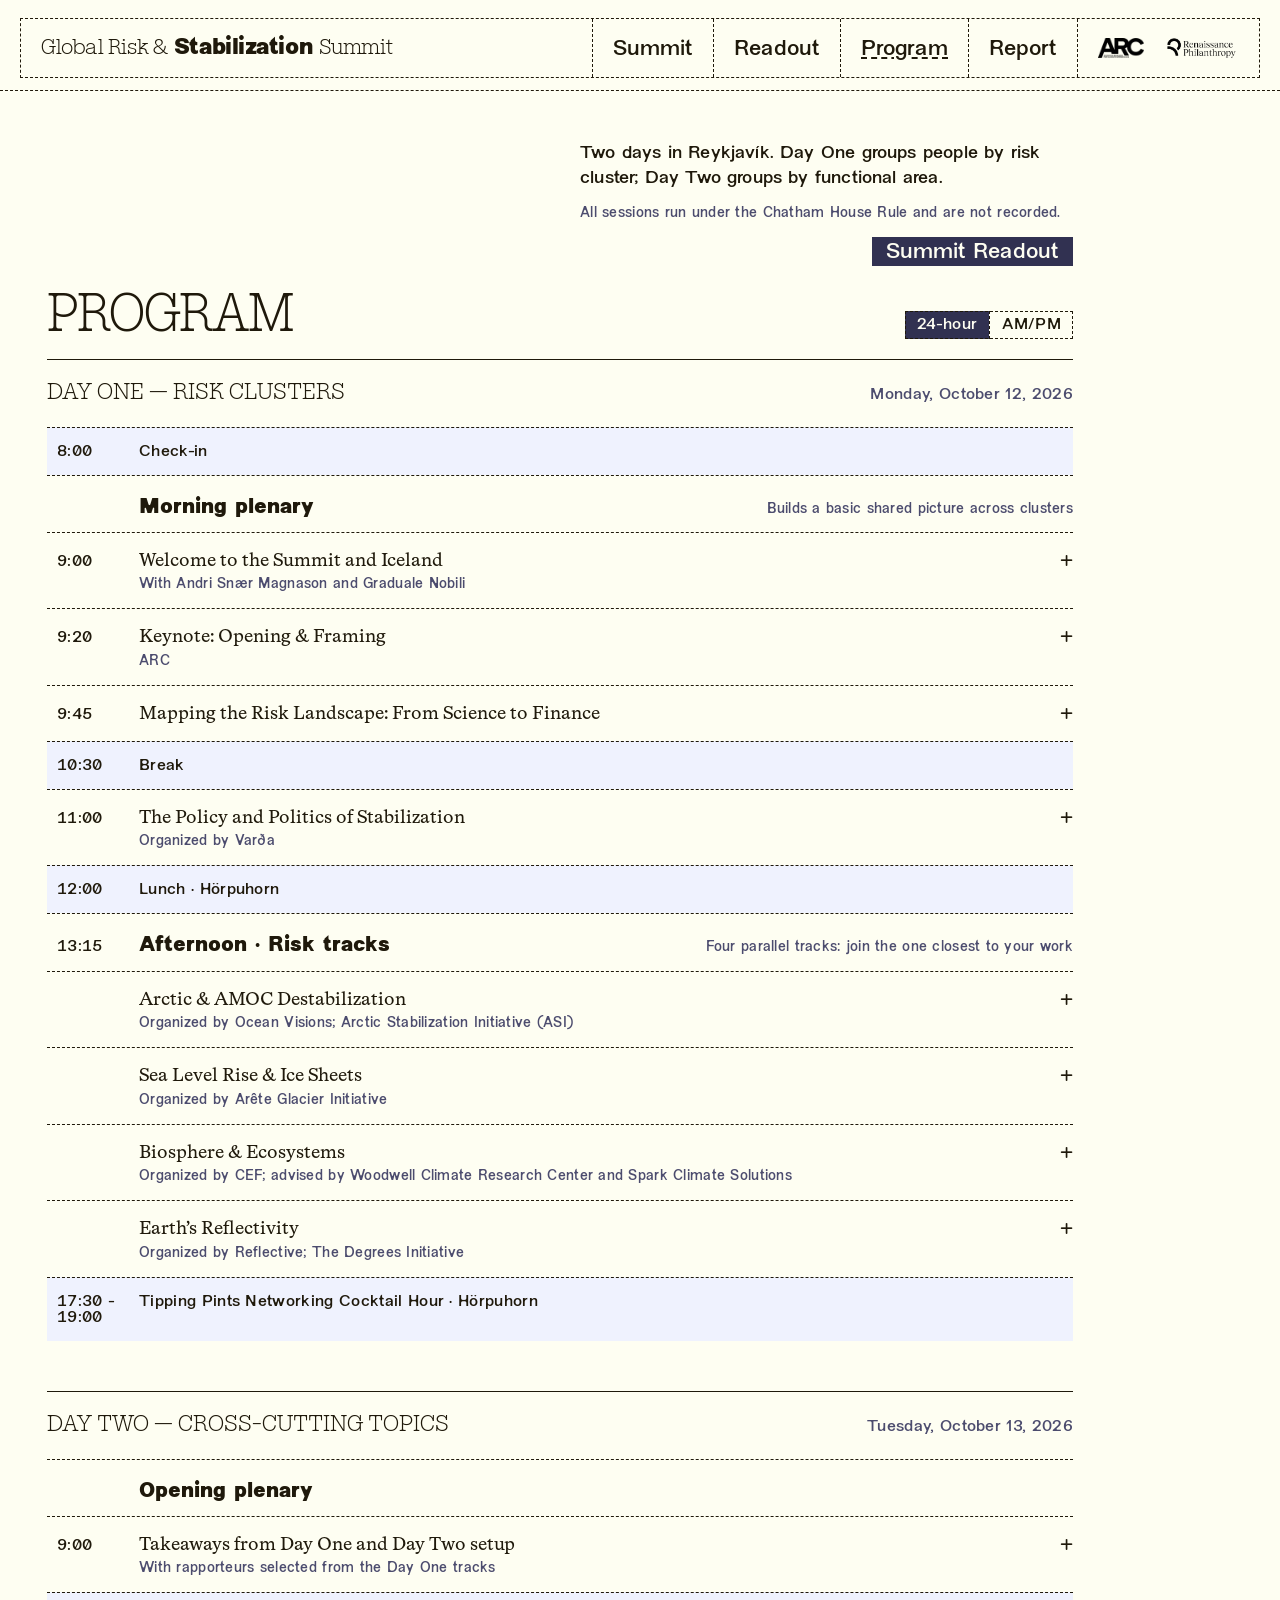
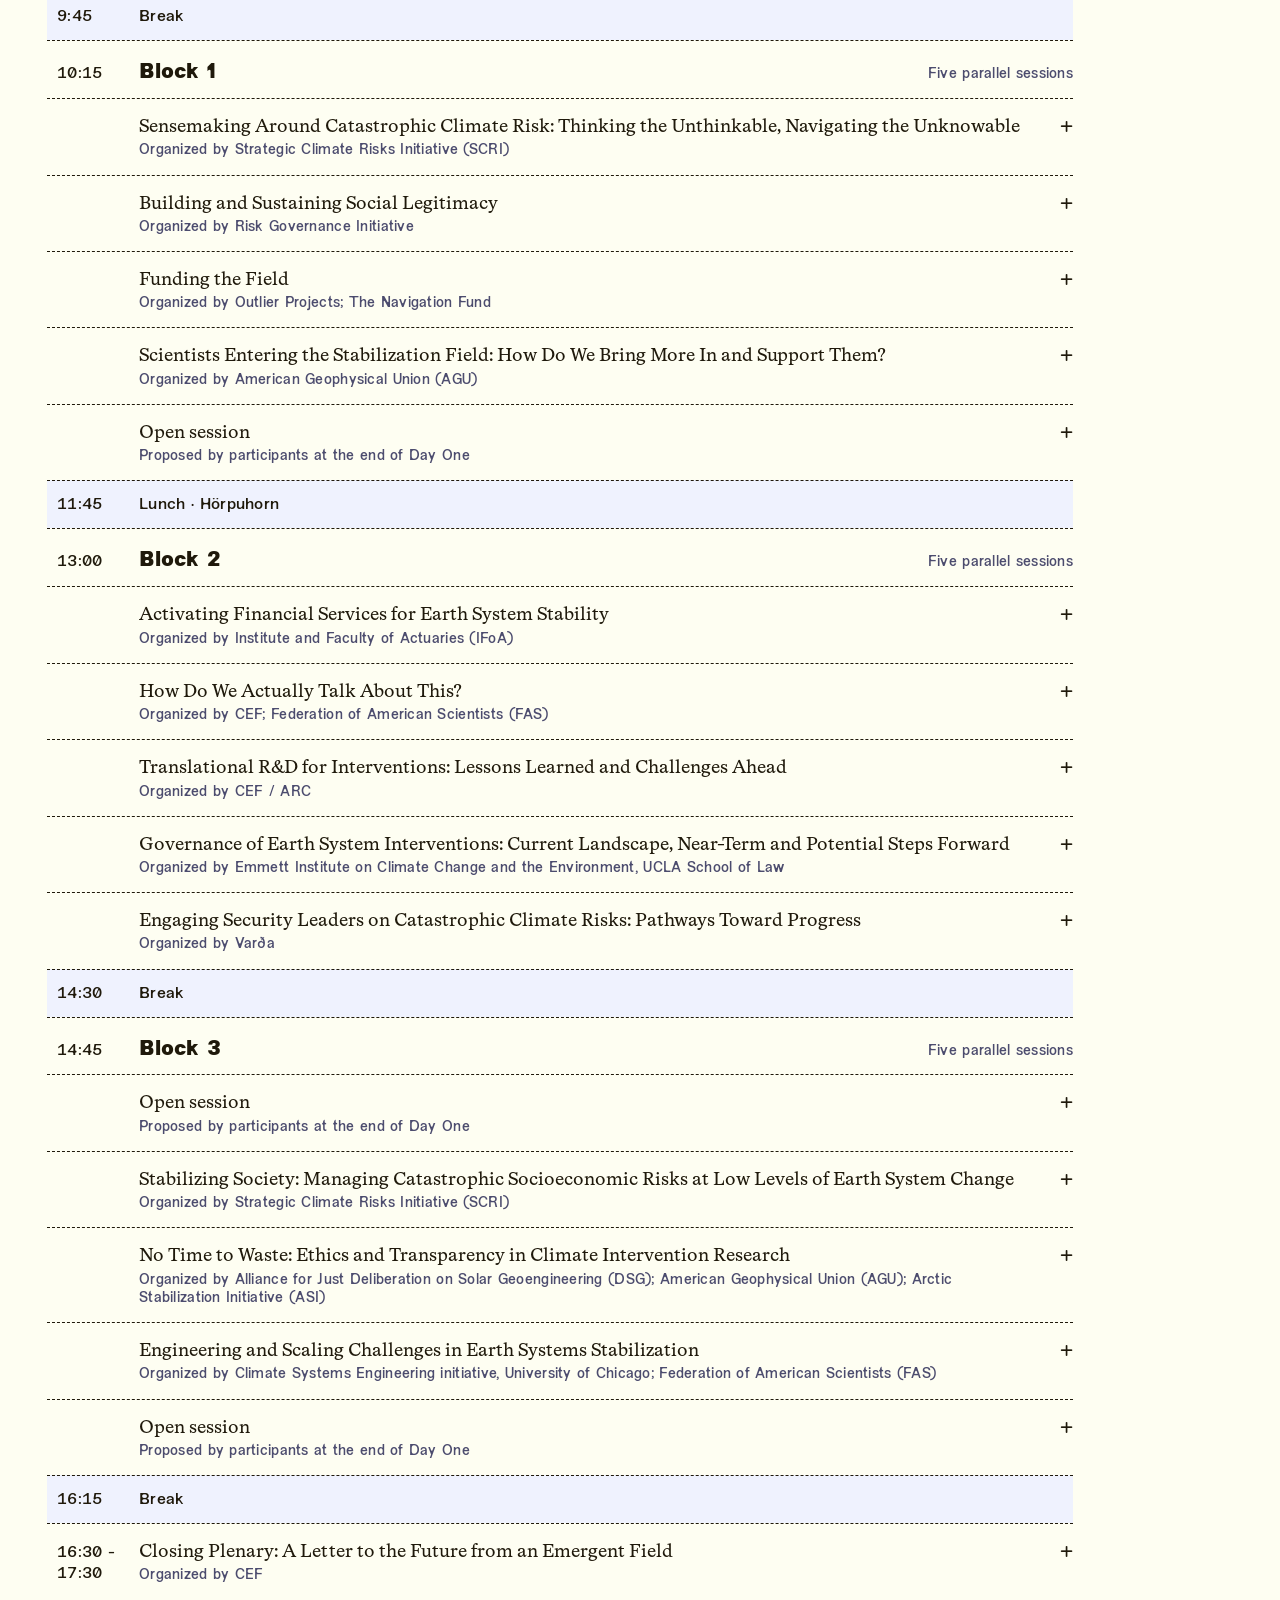
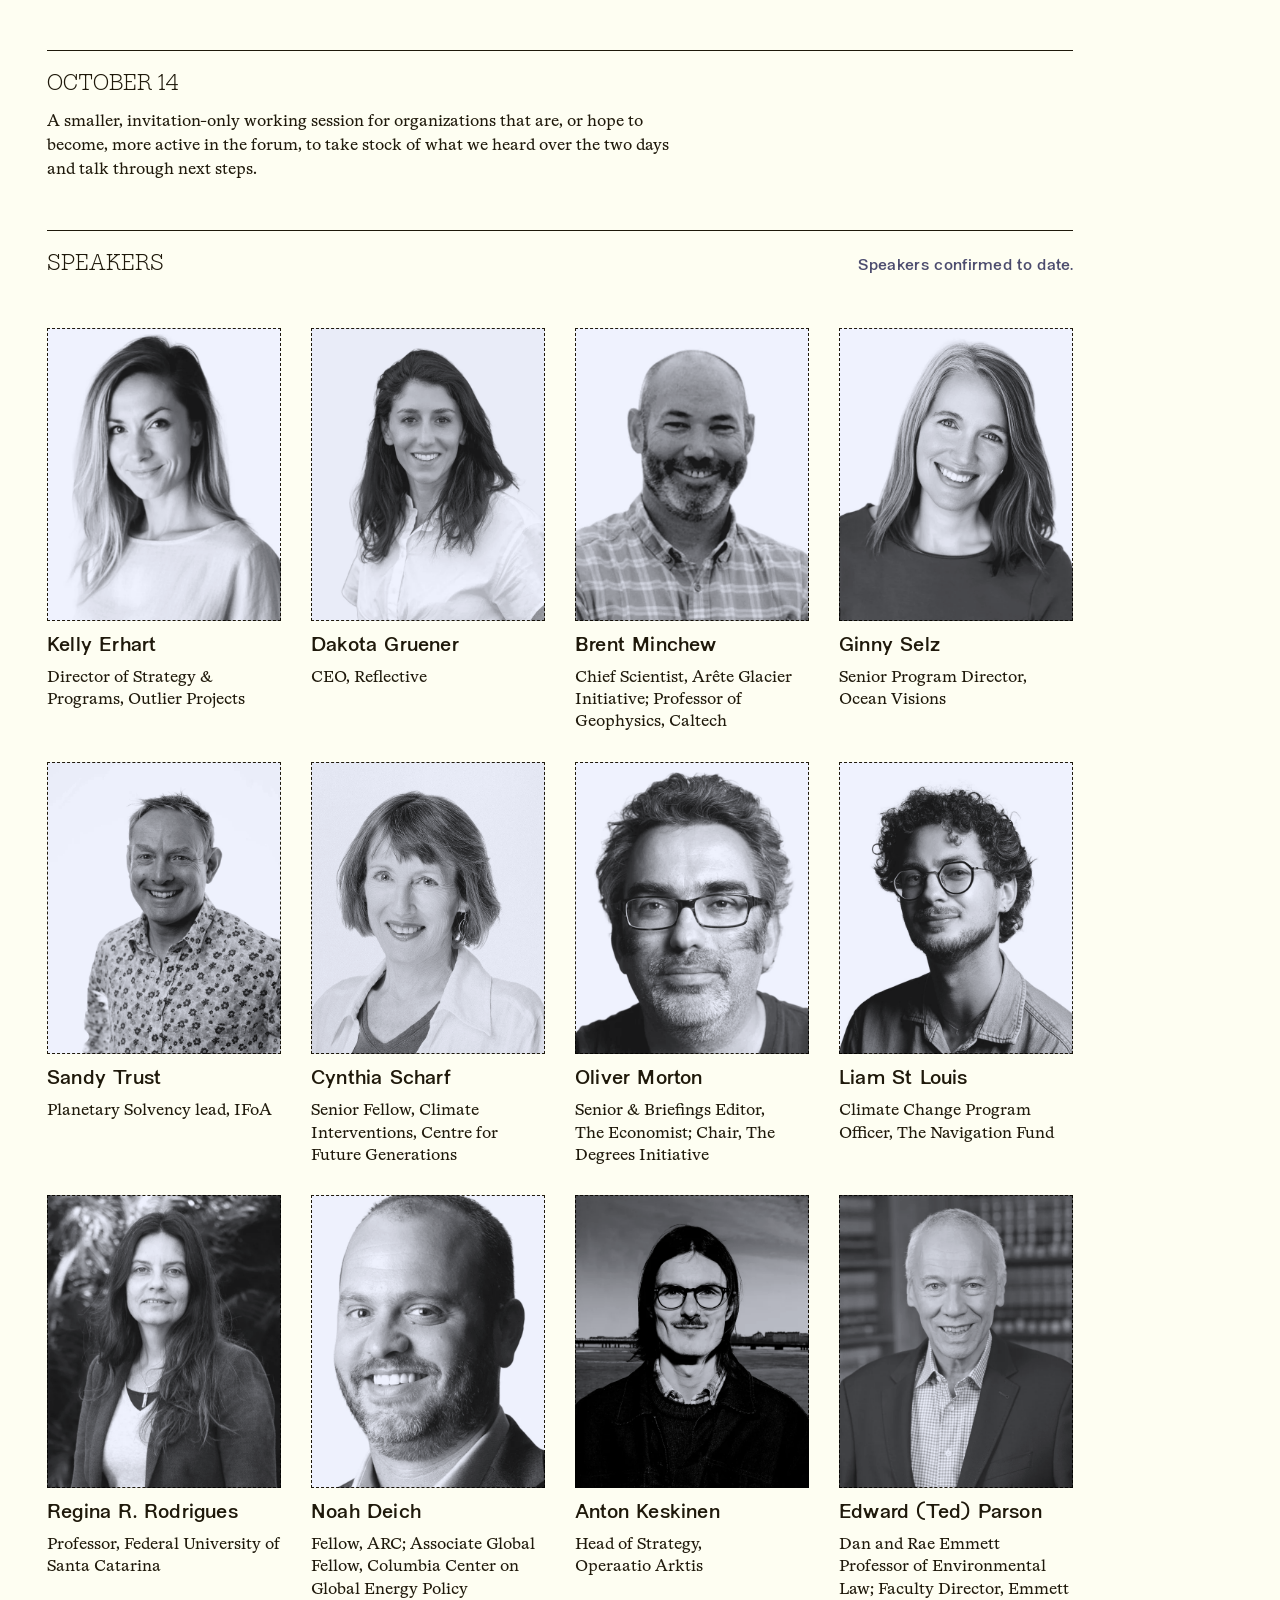
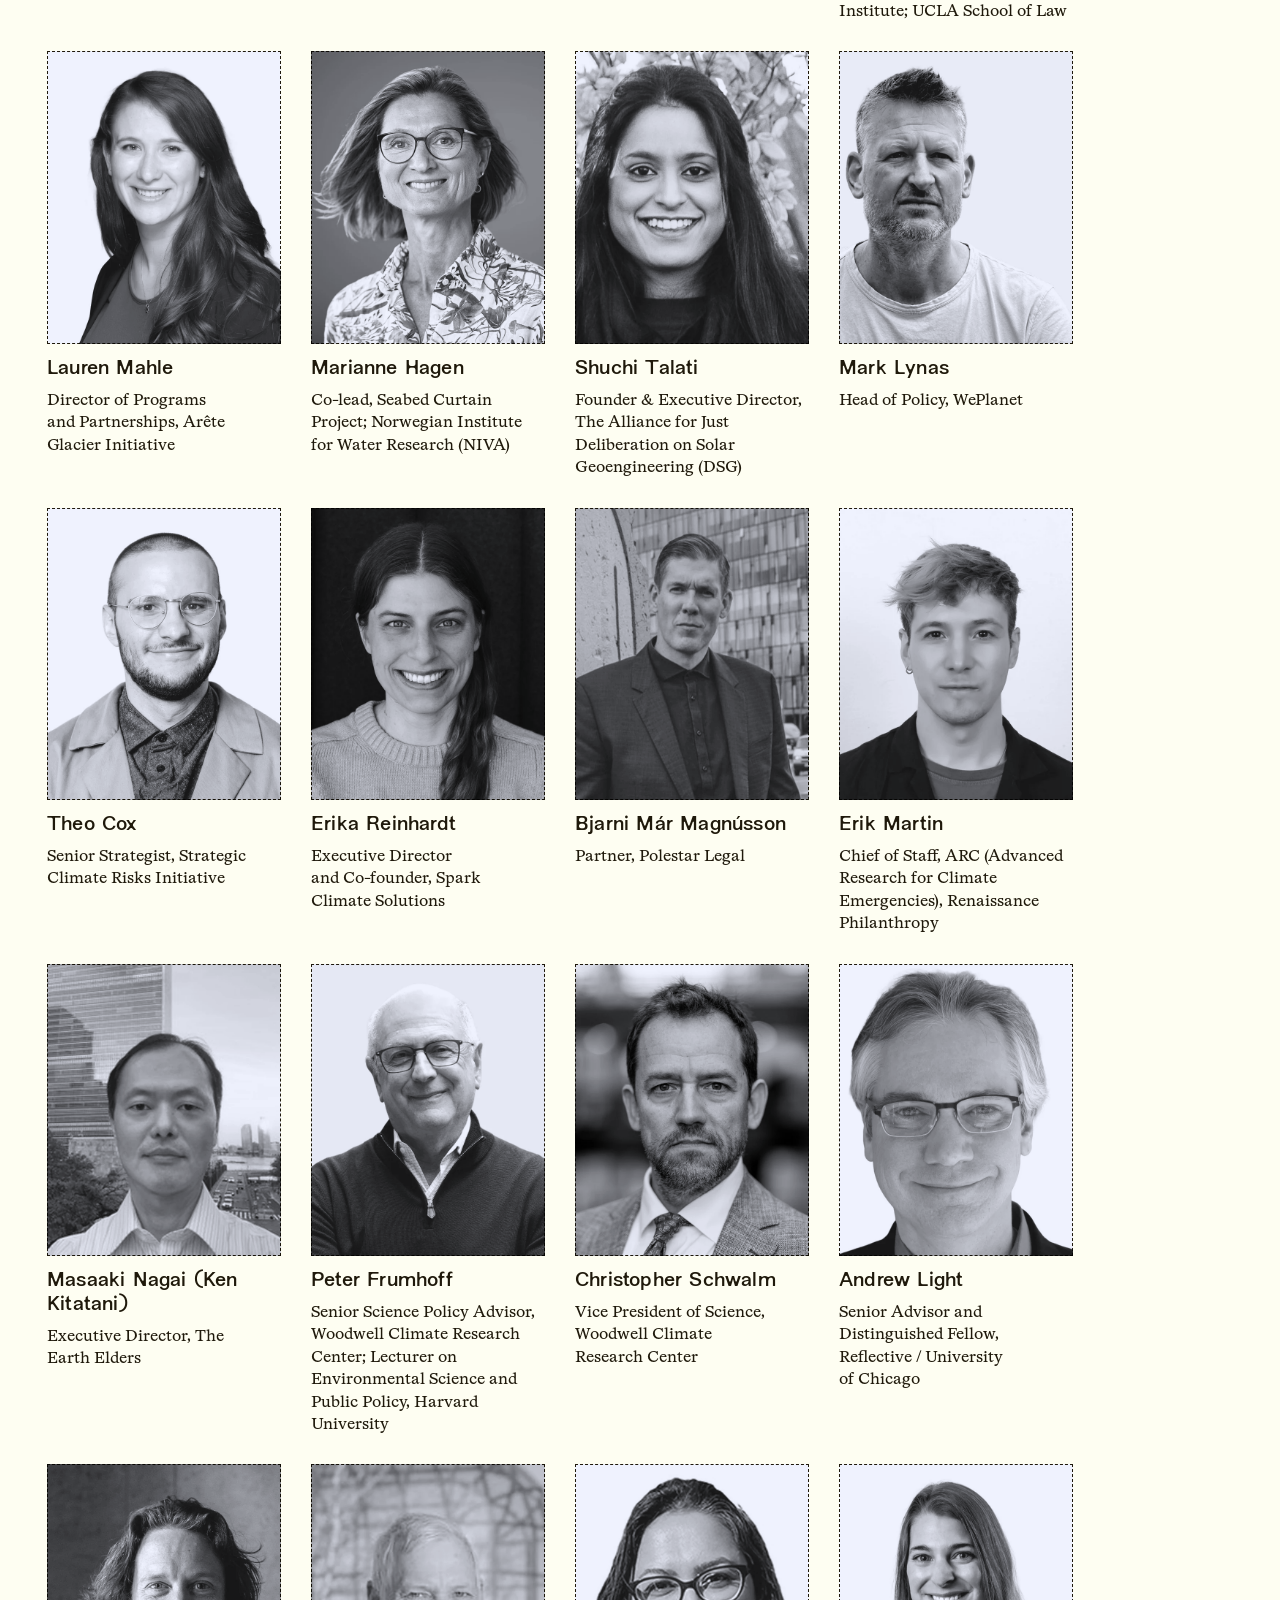
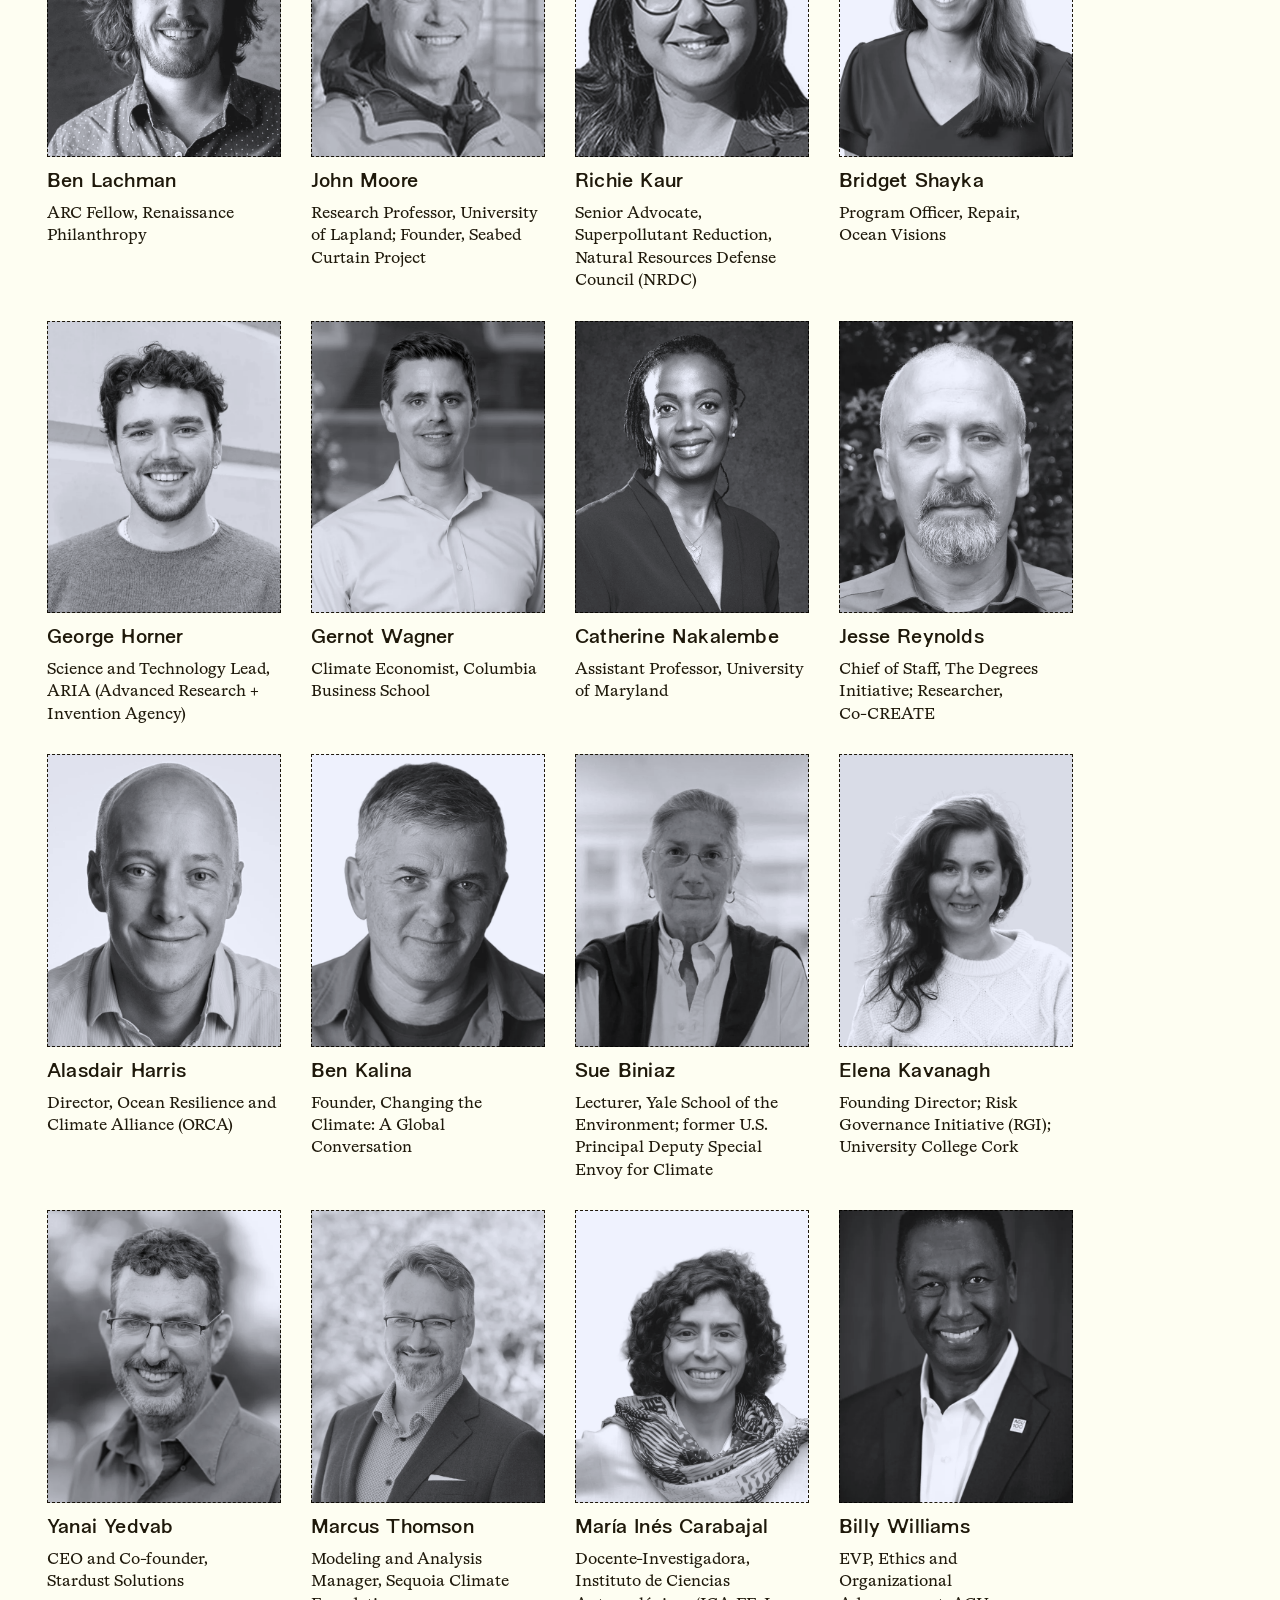
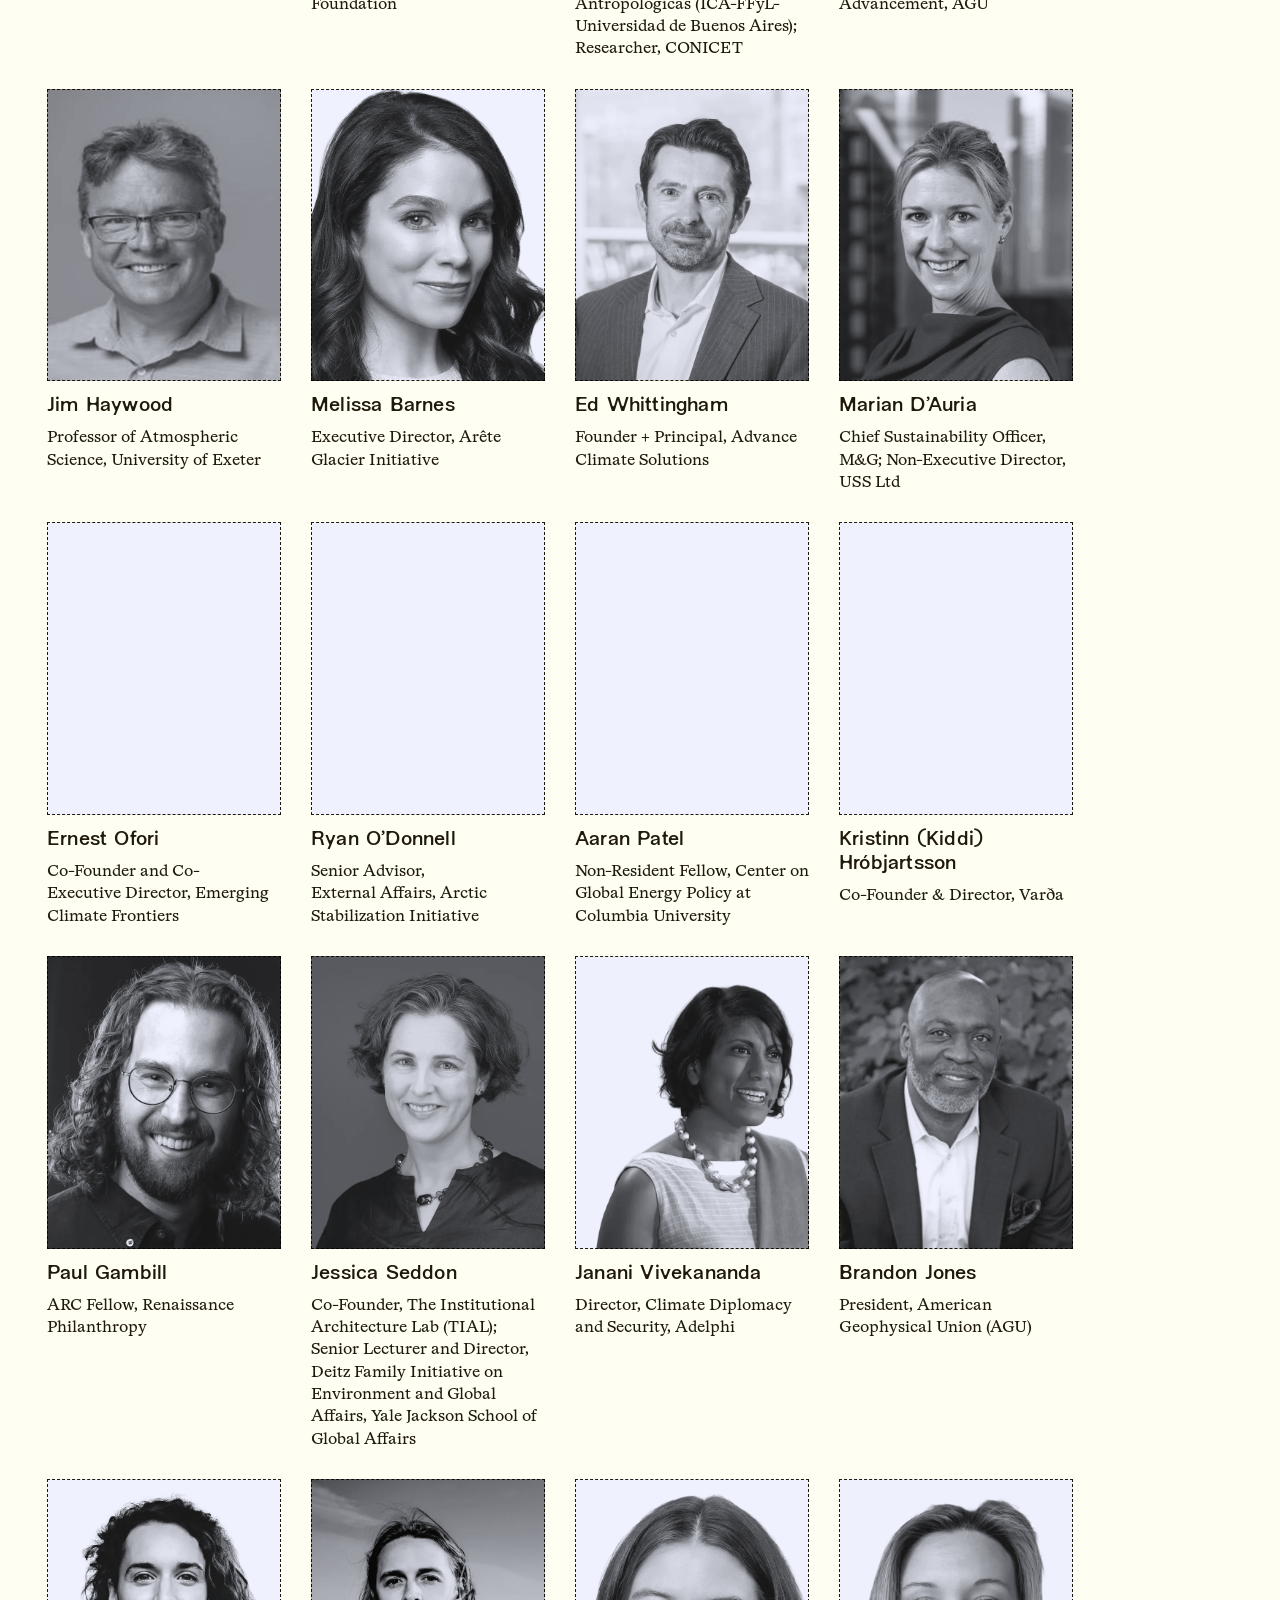
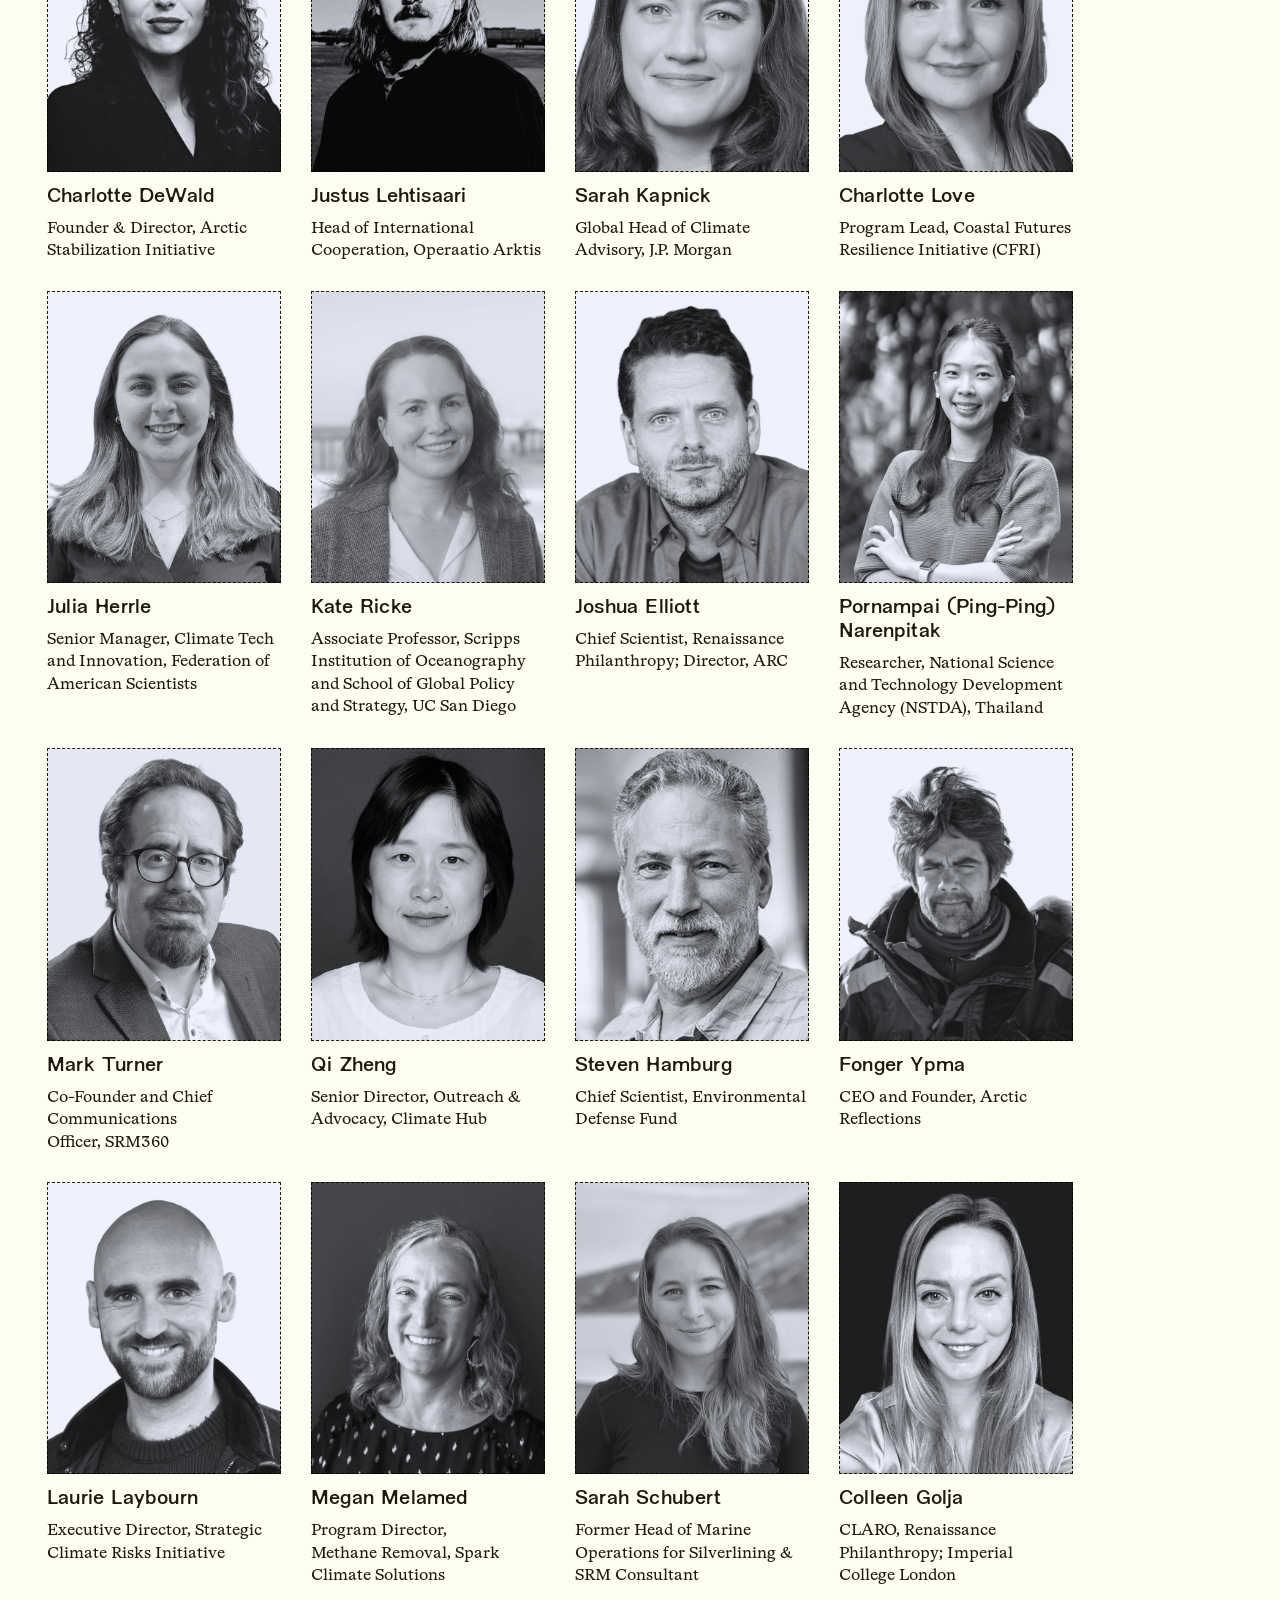
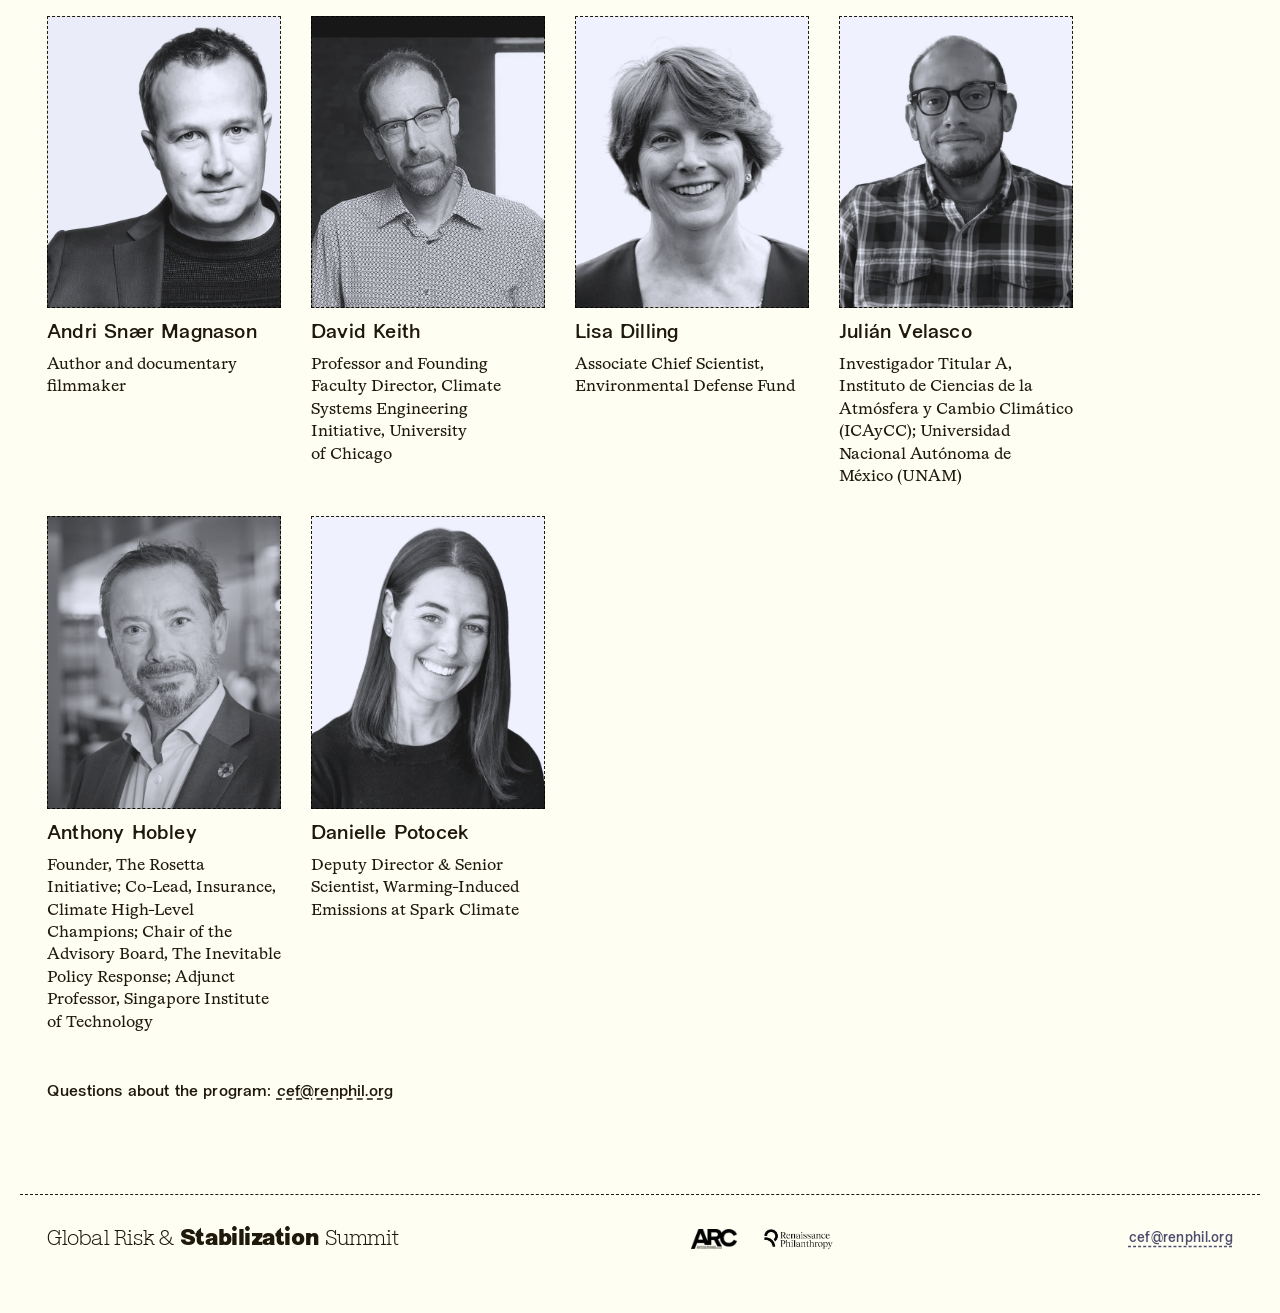
<file: program/index.html>
<!DOCTYPE html>
<html lang="en">
<head>
<meta charset="utf-8">
<meta name="viewport" content="width=device-width, initial-scale=1">
<title>Program — The Global Risk and Stabilization Summit</title>
<meta name="description" content="Two days in Reykjavík. Day One groups people by risk cluster; Day Two groups by functional area.">
<link rel="canonical" href="https://globalstabilization.org/program/">
<meta property="og:type" content="website">
<meta property="og:url" content="https://globalstabilization.org/program/">
<meta property="og:site_name" content="The Global Risk and Stabilization Summit">
<meta property="og:title" content="Program — The Global Risk and Stabilization Summit">
<meta property="og:description" content="Two days in Reykjavík. Day One groups people by risk cluster; Day Two groups by functional area.">
<meta property="og:image" content="https://globalstabilization.org/assets/images/social-card.jpg?v=ad44cda4">
<meta property="og:image:width" content="1200">
<meta property="og:image:height" content="630">
<meta property="og:image:alt" content="Bison running across open grassland">
<meta name="twitter:card" content="summary_large_image">
<link rel="icon" href="/assets/favicon.ico?v=c302b58f" sizes="any">
<link rel="stylesheet" href="/styles.css?v=31f979df">
</head>
<body>
<div class="nav-wrap"><nav class="nav">
  <a class="nav-brand" href="/"><span class="wordmark-inline"><span class="wm-light">Global Risk &amp;</span><span class="wm-bold">Stabilization</span><span class="wm-light">Summit</span></span></a>
  <div class="nav-right">
    <div class="nav-links"><a class="nav-link" href="/">Summit</a><a class="nav-link" href="/summit-readout-2026/">Readout</a><a class="nav-link" href="/program/" aria-current="page">Program</a><a class="nav-link" href="/report/">Report</a></div>
    <div class="nav-marks">
      <a class="mark" href="https://arc.renaissancephilanthropy.org/"><img class="arc" src="/assets/logos/arc-logo-offwhite.webp?v=836d32b6" alt="ARC — Advanced Research for Climate Emergencies"></a>
      <a class="mark" href="https://www.renaissancephilanthropy.org/"><img src="/assets/logos/renphil-logo-offwhite.webp?v=91bf81d2" alt="Renaissance Philanthropy"></a>
    </div>
  </div>
</nav></div>
<main>
<div class="program">
  <div class="page-head">
    <h1 class="h1-display">Program</h1>
    <div style="display:flex;flex-direction:column;gap:13px">
      <p class="lede">Two days in Reykjavík. Day One groups people by risk cluster; Day Two groups by functional area.</p>
      <p class="note-indigo">All sessions run under the Chatham House Rule and are not recorded.</p>
      <div style="text-align:right"><a class="btn" href="/summit-readout-2026/">Summit Readout</a></div>
      <div class="time-format" role="group" aria-label="Time format" hidden>
        <button type="button" data-time-format="24h" aria-pressed="true">24-hour</button>
        <button type="button" data-time-format="12h" aria-pressed="false">AM/PM</button>
      </div>
    </div>
  </div>
  
  <section class="day">
    <div class="day-head">
      <h2 class="day-title">Day One — Risk clusters</h2>
      <span class="day-date">Monday, October 12, 2026</span>
    </div>
    <div class="break-row"><span class="break-time">8:00</span><span class="break-label">Check-in</span></div>
<div>
      <div class="block-head program-block-head"><span class="block-time"></span><span class="block-label">Morning plenary</span><span class="block-note">Builds a basic shared picture across clusters</span></div>
      <div class="session">
      <button class="session-toggle" aria-expanded="false" aria-controls="desc-0-1-0">
        <span class="session-time">9:00</span>
        <span class="session-main">
          <span class="session-title">Welcome to the Summit and Iceland</span>
          <span class="session-org">With Andri Snær Magnason and Graduale Nobili</span>
        </span>
        <span class="session-sign">+</span>
      </button>
      <div class="session-desc" id="desc-0-1-0" hidden><p class="session-room">Room: Norðurljós</p><p class="body-serif">The summit opens with a welcome to Reykjavík and to Iceland, setting the two days ahead in the Icelandic context, from the country’s stake in the North Atlantic and the Arctic to its role as host. Author and filmmaker Andri Snær Magnason offers opening reflections, and the Icelandic choir Graduale Nobili performs.</p></div>
    </div>
<div class="session">
      <button class="session-toggle" aria-expanded="false" aria-controls="desc-0-1-1">
        <span class="session-time">9:20</span>
        <span class="session-main">
          <span class="session-title">Keynote: Opening &amp; Framing</span>
          <span class="session-org">ARC</span>
        </span>
        <span class="session-sign">+</span>
      </button>
      <div class="session-desc" id="desc-0-1-1" hidden><p class="session-room">Room: Norðurljós</p><p class="session-speakers"><a href="#speaker-joshua-elliott">Joshua Elliott</a>, Renaissance Philanthropy</p><p class="body-serif">Joshua Elliott opens the summit with a level-setting talk on nonlinear climate risks: what sets them apart from gradual change, why they demand attention now, and the questions the next two days will take up.</p></div>
    </div>
<div class="session">
      <button class="session-toggle" aria-expanded="false" aria-controls="desc-0-1-2">
        <span class="session-time">9:45</span>
        <span class="session-main">
          <span class="session-title">Mapping the Risk Landscape: From Science to Finance</span>
          
        </span>
        <span class="session-sign">+</span>
      </button>
      <div class="session-desc" id="desc-0-1-2" hidden><p class="session-room">Room: Norðurljós</p><p class="session-speakers">Moderator: <a href="#speaker-sarah-kapnick">Sarah Kapnick</a> · <a href="#speaker-charlotte-dewald">Charlotte DeWald</a> · <a href="#speaker-megan-melamed">Megan Melamed</a> · <a href="#speaker-brent-minchew">Brent Minchew</a> · <a href="#speaker-christopher-schwalm">Christopher Schwalm</a></p><p class="body-serif">Sarah Kapnick opens with a view from finance: why interest in nonlinear Earth-system risks is growing, why capital tends to wait until the damage is visible, where engagement is emerging across business, and how these risks reach the systems finance already prices, from food and insurance to sovereign risk. She then brings on a spokesperson from each of the four afternoon risk tracks to introduce their risk cluster and what their track will take on, before opening a conversation across all four.</p></div>
    </div>
      </div>
<div class="break-row"><span class="break-time">10:30</span><span class="break-label">Break</span></div>
<div>
      
      <div class="session">
      <button class="session-toggle" aria-expanded="false" aria-controls="desc-0-3-0">
        <span class="session-time">11:00</span>
        <span class="session-main">
          <span class="session-title">The Policy and Politics of Stabilization</span>
          <span class="session-org">Organized by Varða</span>
        </span>
        <span class="session-sign">+</span>
      </button>
      <div class="session-desc" id="desc-0-3-0" hidden><p class="session-room">Room: Norðurljós</p><p class="session-speakers">Moderator: <a href="#speaker-kristinn-hrobjartsson">Kristinn Hróbjartsson</a> · <a href="#speaker-andrew-light">Andrew Light</a> · <a href="#speaker-bjarni-mar-magnusson">Bjarni Már Magnússon</a> · <a href="#speaker-cynthia-scharf">Cynthia Scharf</a> · <a href="#speaker-qi-zheng">Qi Zheng</a></p><p class="body-serif">A discussion among policymakers and policy thought leaders, exploring questions such as the comparative politics of where climate risk management is housed within domestic governments; the various multilateral arrangements for climate risk management and stabilization; and stabilization challenges in hard governance in the years ahead</p></div>
    </div>
      </div>
<div class="break-row"><span class="break-time">12:00</span><span class="break-label">Lunch<span class="break-room"> · Hörpuhorn</span></span></div>
<div>
      <div class="block-head program-block-head"><span class="block-time">13:15</span><span class="block-label">Afternoon · Risk tracks</span><span class="block-note">Four parallel tracks: join the one closest to your work</span></div>
      <div class="session">
      <button class="session-toggle" aria-expanded="false" aria-controls="desc-0-5-0">
        <span class="session-time"></span>
        <span class="session-main">
          <span class="session-title">Arctic &amp; AMOC Destabilization</span>
          <span class="session-org">Organized by Ocean Visions; Arctic Stabilization Initiative (ASI)</span>
        </span>
        <span class="session-sign">+</span>
      </button>
      <div class="session-desc" id="desc-0-5-0" hidden><p class="session-room">Room: Björtuloft</p><p class="session-speakers">Moderator: <a href="#speaker-ryan-o-donnell">Ryan O’Donnell</a> · <a href="#speaker-charlotte-dewald">Charlotte DeWald</a> · <a href="#speaker-ginny-selz">Ginny Selz</a></p><p class="body-serif">To provide an overview of (1) Arctic climate risks and tipping points, how they are interconnected, and what we know about their risk timelines; and (2) the state of interventions research, covering the breadth of Arctic-targeted interventions and their respective timelines. With this established, the session will break out into three groups with facilitators exploring three central questions pertaining to the session theme. Then session participants will reconvene at the end to present synthesized findings and then discussion in plenary.</p></div>
    </div>
<div class="session">
      <button class="session-toggle" aria-expanded="false" aria-controls="desc-0-5-1">
        <span class="session-time"></span>
        <span class="session-main">
          <span class="session-title">Sea Level Rise &amp; Ice Sheets</span>
          <span class="session-org">Organized by Arête Glacier Initiative</span>
        </span>
        <span class="session-sign">+</span>
      </button>
      <div class="session-desc" id="desc-0-5-1" hidden><p class="session-room">Room: Háaloft</p><p class="session-speakers"><a href="#speaker-melissa-barnes">Melissa Barnes</a> · <a href="#speaker-charlotte-love">Charlotte Love</a> · <a href="#speaker-brent-minchew">Brent Minchew</a> · <a href="#speaker-john-moore">John Moore</a> · <a href="#speaker-edward-parson">Edward (Ted) Parson</a></p><p class="body-serif">This session examines the current state of scientific understanding on catastrophic sea-level rise, with particular attention to uncertainty surrounding Thwaites Glacier and its implications for forecasting, coastal planning, and governance. Speakers will address observed trends and outstanding research questions, requirements for decision-ready forecasting systems, standards for safely evaluating stabilization interventions, and governance frameworks appropriate to both research and potential future implementation. Breakout groups will turn discussion into concrete priorities across forecasting, adaptation, intervention research standards, and governance.</p></div>
    </div>
<div class="session">
      <button class="session-toggle" aria-expanded="false" aria-controls="desc-0-5-2">
        <span class="session-time"></span>
        <span class="session-main">
          <span class="session-title">Biosphere &amp; Ecosystems</span>
          <span class="session-org">Organized by CEF; advised by Woodwell Climate Research Center and Spark Climate Solutions</span>
        </span>
        <span class="session-sign">+</span>
      </button>
      <div class="session-desc" id="desc-0-5-2" hidden><p class="session-room">Room: Ríma A</p><p class="session-speakers"><a href="#speaker-lisa-dilling">Lisa Dilling</a> · <a href="#speaker-peter-frumhoff">Peter Frumhoff</a> · <a href="#speaker-alasdair-harris">Alasdair Harris</a> · <a href="#speaker-catherine-nakalembe">Catherine Nakalembe</a> · <a href="#speaker-danielle-potocek">Danielle Potocek</a> · <a href="#speaker-regina-r-rodrigues">Regina R. Rodrigues</a> · <a href="#speaker-bridget-shayka">Bridget Shayka</a> · <a href="#speaker-julian-velasco">Julián Velasco</a> · Fishbowl Moderator: <a href="#speaker-jessica-seddon">Jessica Seddon</a></p><p class="body-serif">Living systems are already showing signs of changing state. Coral reefs, for example, are crossing thermal thresholds, boreal wildfires are accelerating, thawing the permafrost beneath them, and tropical wetlands are emitting more methane as they warm. These shifts ripple through climate, food, water, and coastal security.</p><p class="body-serif">This track opens with short scientific briefings, then works as a group to generate a ledger of open questions: what leading indicators of biosphere tipping might look like, where the science is thin, and which answers would change what happens next. A fishbowl discussion examines the biospheric risks of proposed interventions, including their effects on biodiversity. Output: a prioritized set of questions carried into Day 2 and the summit report.</p></div>
    </div>
<div class="session">
      <button class="session-toggle" aria-expanded="false" aria-controls="desc-0-5-3">
        <span class="session-time"></span>
        <span class="session-main">
          <span class="session-title">Earth’s Reflectivity</span>
          <span class="session-org">Organized by Reflective; The Degrees Initiative</span>
        </span>
        <span class="session-sign">+</span>
      </button>
      <div class="session-desc" id="desc-0-5-3" hidden><p class="session-room">Room: Norðurljós</p><p class="session-speakers">Moderators: <a href="#speaker-steven-hamburg">Steven Hamburg</a> &amp; <a href="#speaker-jesse-reynolds">Jesse Reynolds</a> · <a href="#speaker-colleen-golja">Colleen Golja</a> · <a href="#speaker-dakota-gruener">Dakota Gruener</a> · <a href="#speaker-jim-haywood">Jim Haywood</a> · <a href="#speaker-andrew-light">Andrew Light</a> · <a href="#speaker-megan-melamed">Megan Melamed</a> · <a href="#speaker-pornampai-narenpitak">Pornampai (Ping-Ping) Narenpitak</a></p><p class="body-serif">This interactive session first looks at the evidence that Earth is becoming less reflective and what that means for the pace of warming. It then explores the conditions needed to support a responsible path for solar radiation modification (SRM) research over the next decade. Participants will consider how scientific knowledge, technology, institutions, and politics must co-develop to advance the field and support informed decision-making. Using Reflective's SAI Research Roadmap as one starting point, the session will test its assumptions, identify gaps, and consider what the roadmaps look like for other dimensions of this space, including marine cloud brightening and non-sulfur approaches. Small-group scenario discussions will examine how priorities may shift across plausible alternative future scenarios.</p></div>
    </div>
      </div>
<div class="break-row"><span class="break-time">17:30 - 19:00</span><span class="break-label">Tipping Pints Networking Cocktail Hour<span class="break-room"> · Hörpuhorn</span></span></div>
  </section>

  <section class="day">
    <div class="day-head">
      <h2 class="day-title">Day Two — Cross-cutting topics</h2>
      <span class="day-date">Tuesday, October 13, 2026</span>
    </div>
    <div>
      <div class="block-head program-block-head"><span class="block-time"></span><span class="block-label">Opening plenary</span></div>
      <div class="session">
      <button class="session-toggle" aria-expanded="false" aria-controls="desc-1-0-0">
        <span class="session-time">9:00</span>
        <span class="session-main">
          <span class="session-title">Takeaways from Day One and Day Two setup</span>
          <span class="session-org">With rapporteurs selected from the Day One tracks</span>
        </span>
        <span class="session-sign">+</span>
      </button>
      <div class="session-desc" id="desc-1-0-0" hidden><p class="session-room">Room: Norðurljós</p><p class="session-speakers">Moderator: <a href="#speaker-sue-biniaz">Sue Biniaz</a></p><p class="body-serif">Rapporteurs from the four Day One risk tracks report back on the main findings, gaps and priorities their groups identified. Sue Biniaz draws out the threads that connect them and sets up Day Two’s cross-cutting sessions on governance, funding, communication, legitimacy and more.</p></div>
    </div>
      </div>
<div class="break-row"><span class="break-time">9:45</span><span class="break-label">Break</span></div>
<div>
      <div class="block-head program-block-head"><span class="block-time">10:15</span><span class="block-label">Block 1</span><span class="block-note">Five parallel sessions</span></div>
      <div class="session">
      <button class="session-toggle" aria-expanded="false" aria-controls="desc-1-2-0">
        <span class="session-time"></span>
        <span class="session-main">
          <span class="session-title">Sensemaking Around Catastrophic Climate Risk: Thinking the Unthinkable, Navigating the Unknowable</span>
          <span class="session-org">Organized by Strategic Climate Risks Initiative (SCRI)</span>
        </span>
        <span class="session-sign">+</span>
      </button>
      <div class="session-desc" id="desc-1-2-0" hidden><p class="session-room">Room: Háaloft</p><p class="session-speakers"><a href="#speaker-theo-cox">Theo Cox</a> · <a href="#speaker-laurie-laybourn">Laurie Laybourn</a> · <a href="#speaker-janani-vivekananda">Janani Vivekananda</a></p><p class="body-serif">Before we can act effectively in response to catastrophic climate risks, we must first make sense of them. This requires translating noisy signals into decision-relevant understanding, and ensuring this understanding is structured and located in a way that guides action. The world is a long way from having decision-support tools for catastrophic climate risk. This session will use a scenario exercise to explore the different sensemaking challenges posed by catastrophic climate risks: using the knowledge we have, generating and integrating the knowledge we don't, and navigating the uncertainty we can never overcome.</p></div>
    </div>
<div class="session">
      <button class="session-toggle" aria-expanded="false" aria-controls="desc-1-2-1">
        <span class="session-time"></span>
        <span class="session-main">
          <span class="session-title">Building and Sustaining Social Legitimacy</span>
          <span class="session-org">Organized by Risk Governance Initiative</span>
        </span>
        <span class="session-sign">+</span>
      </button>
      <div class="session-desc" id="desc-1-2-1" hidden><p class="session-room">Room: Björtuloft</p><p class="session-speakers">Moderator: <a href="#speaker-ryan-o-donnell">Ryan O’Donnell</a> · <a href="#speaker-elena-kavanagh">Elena Kavanagh</a> · <a href="#speaker-masaaki-nagai">Masaaki Nagai (Ken Kitatani)</a> · <a href="#speaker-ernest-ofori">Ernest Ofori</a> · <a href="#speaker-sandy-trust">Sandy Trust</a></p><p class="body-serif">Social license can make or break climate stabilization efforts. It rests on trust, consent and the inclusion of the communities most affected, and it is hard to earn and easy to lose. This panel looks at what social license means across cultures, what it takes in practice to earn and keep it, and how it can be restored once lost. It also asks how research organizations and institutions can build and maintain public trust and legitimacy.</p></div>
    </div>
<div class="session">
      <button class="session-toggle" aria-expanded="false" aria-controls="desc-1-2-2">
        <span class="session-time"></span>
        <span class="session-main">
          <span class="session-title">Funding the Field</span>
          <span class="session-org">Organized by Outlier Projects; The Navigation Fund</span>
        </span>
        <span class="session-sign">+</span>
      </button>
      <div class="session-desc" id="desc-1-2-2" hidden><p class="session-room">Room: Ríma B</p><p class="session-speakers">Moderator: <a href="#speaker-joshua-elliott">Joshua Elliott</a> · <a href="#speaker-kelly-erhart">Kelly Erhart</a> · <a href="#speaker-andrew-light">Andrew Light</a> · <a href="#speaker-liam-st-louis">Liam St Louis</a> · <a href="#speaker-marcus-thomson">Marcus Thomson</a> · <a href="#speaker-ed-whittingham">Ed Whittingham</a> · <a href="#speaker-qi-zheng">Qi Zheng</a></p><p class="body-serif">The session examines how to reach the next scale of philanthropic funding and, over a longer horizon, government research leadership and funding. Both conversations share a structure—what progress has been made, what is blocking the next step, and what would build the field’s credibility and legitimacy—but the institutions involved face different constraints and need different approaches. Speakers will share what’s already underway and what’s missing. Across both parts, the room will consider how today’s funding sources and justifications, from tech philanthropy to national-security arguments, shape the field’s long-term legitimacy, and how to pursue near-term opportunities without undermining it.</p></div>
    </div>
<div class="session">
      <button class="session-toggle" aria-expanded="false" aria-controls="desc-1-2-3">
        <span class="session-time"></span>
        <span class="session-main">
          <span class="session-title">Scientists Entering the Stabilization Field: How Do We Bring More In and Support Them?</span>
          <span class="session-org">Organized by American Geophysical Union (AGU)</span>
        </span>
        <span class="session-sign">+</span>
      </button>
      <div class="session-desc" id="desc-1-2-3" hidden><p class="session-room">Room: Norðurljós</p><p class="session-speakers">Moderator: <a href="#speaker-brandon-jones">Brandon Jones</a> · <a href="#speaker-colleen-golja">Colleen Golja</a> · <a href="#speaker-steven-hamburg">Steven Hamburg</a> · <a href="#speaker-megan-melamed">Megan Melamed</a> · <a href="#speaker-brent-minchew">Brent Minchew</a> · <a href="#speaker-kate-ricke">Kate Ricke</a> · <a href="#speaker-regina-r-rodrigues">Regina R. Rodrigues</a></p><p class="body-serif">This session asks why scientists choose to work on climate intervention and stabilization research — and what makes this young, often controversial field harder than it should be to join and stay in. We'll name the real costs directly (career risk, publication bias, public disputes) and use personal experience as evidence of the structural dynamics shaping the field's long-term credibility and survival.</p></div>
    </div>
<div class="session">
      <button class="session-toggle" aria-expanded="false" aria-controls="desc-1-2-4">
        <span class="session-time"></span>
        <span class="session-main">
          <span class="session-title">Open session</span>
          <span class="session-org">Proposed by participants at the end of Day One</span>
        </span>
        <span class="session-sign">+</span>
      </button>
      <div class="session-desc" id="desc-1-2-4" hidden><p class="session-room">Room: Ríma A</p><p class="body-serif">Day two has a few open slots where participants can propose a session in real-time, at the end of day one.</p></div>
    </div>
      </div>
<div class="break-row"><span class="break-time">11:45</span><span class="break-label">Lunch<span class="break-room"> · Hörpuhorn</span></span></div>
<div>
      <div class="block-head program-block-head"><span class="block-time">13:00</span><span class="block-label">Block 2</span><span class="block-note">Five parallel sessions</span></div>
      <div class="session">
      <button class="session-toggle" aria-expanded="false" aria-controls="desc-1-4-0">
        <span class="session-time"></span>
        <span class="session-main">
          <span class="session-title">Activating Financial Services for Earth System Stability</span>
          <span class="session-org">Organized by Institute and Faculty of Actuaries (IFoA)</span>
        </span>
        <span class="session-sign">+</span>
      </button>
      <div class="session-desc" id="desc-1-4-0" hidden><p class="session-room">Room: Ríma A</p><p class="session-speakers"><a href="#speaker-marian-d-auria">Marian D’Auria</a> · <a href="#speaker-anthony-hobley">Anthony Hobley</a> · <a href="#speaker-sandy-trust">Sandy Trust</a> · <a href="#speaker-gernot-wagner">Gernot Wagner</a></p><p class="body-serif">Financial returns and stability ultimately rest on a stable Earth system — yet this dependency remains largely unrecognised within financial services. This 90-minute session confronts that blind spot head-on. Following a short Planetary Solvency introduction, a live &quot;risk management fail&quot; reveal exposes the scale of climate risk underestimation among economic actors. A candid interview with senior financial services leaders then unpacks the real barriers to action: short-termism, unrealistic risk views, cognitive dissonance, reductionist thinking, low biosphere literacy, and genuine constraints on agency. Breakout groups — policymakers, financial services, and customers — then wrestle with who's actually responsible for change, before playback captures the session's collective insights.</p></div>
    </div>
<div class="session">
      <button class="session-toggle" aria-expanded="false" aria-controls="desc-1-4-1">
        <span class="session-time"></span>
        <span class="session-main">
          <span class="session-title">How Do We Actually Talk About This?</span>
          <span class="session-org">Organized by CEF; Federation of American Scientists (FAS)</span>
        </span>
        <span class="session-sign">+</span>
      </button>
      <div class="session-desc" id="desc-1-4-1" hidden><p class="session-room">Room: Háaloft</p><p class="session-speakers">Moderator: <a href="#speaker-oliver-morton">Oliver Morton</a> · Facilitators: <a href="#speaker-ben-lachman">Ben Lachman</a> &amp; <a href="#speaker-paul-gambill">Paul Gambill</a> · <a href="#speaker-maria-ines-carabajal">María Inés Carabajal</a> · <a href="#speaker-julia-herrle">Julia Herrle</a> · <a href="#speaker-ben-kalina">Ben Kalina</a> · <a href="#speaker-mark-lynas">Mark Lynas</a> · <a href="#speaker-cynthia-scharf">Cynthia Scharf</a> · <a href="#speaker-mark-turner">Mark Turner</a></p><p class="body-serif">How do we communicate about planetary risk and intervention research to audiences that need a completely different language: policymakers, scientists, funders, journalists, and the public? Five practitioners will present eight-minute case studies from five different communication frontlines, from countering misinformation on Capitol Hill to reaching the public through film.</p></div>
    </div>
<div class="session">
      <button class="session-toggle" aria-expanded="false" aria-controls="desc-1-4-2">
        <span class="session-time"></span>
        <span class="session-main">
          <span class="session-title">Translational R&amp;D for Interventions: Lessons Learned and Challenges Ahead</span>
          <span class="session-org">Organized by CEF / ARC</span>
        </span>
        <span class="session-sign">+</span>
      </button>
      <div class="session-desc" id="desc-1-4-2" hidden><p class="session-room">Room: Björtuloft</p><p class="session-speakers"><a href="#speaker-joshua-elliott">Joshua Elliott</a> · <a href="#speaker-melissa-barnes">Melissa Barnes</a> · <a href="#speaker-george-horner">George Horner</a> · <a href="#speaker-lauren-mahle">Lauren Mahle</a> · <a href="#speaker-erik-martin">Erik Martin</a> · <a href="#speaker-erika-reinhardt">Erika Reinhardt</a></p><p class="body-serif">Most of the technical progress in this field right now is coming out of a small number of (largely philanthropically funded, not entirely) programs/organizations built specifically to move interventions from early science to decision-relevant strategies with the knowledge-base on safety, efficacy and scalability needed. This session puts those organizations side by side so the room can see what translational, mission-driven R&amp;D efforts actually look like in this space, what model each has landed on, and where they run into the same walls despite working on completely different interventions. What does it take to run this kind of organization well, and what would let them move faster? And what theories of change and scale are these efforts collectively working towards?</p></div>
    </div>
<div class="session">
      <button class="session-toggle" aria-expanded="false" aria-controls="desc-1-4-3">
        <span class="session-time"></span>
        <span class="session-main">
          <span class="session-title">Governance of Earth System Interventions: Current Landscape, Near-Term and Potential Steps Forward</span>
          <span class="session-org">Organized by Emmett Institute on Climate Change and the Environment, UCLA School of Law</span>
        </span>
        <span class="session-sign">+</span>
      </button>
      <div class="session-desc" id="desc-1-4-3" hidden><p class="session-room">Room: Norðurljós</p><p class="session-speakers"><a href="#speaker-edward-parson">Edward (Ted) Parson</a> · <a href="#speaker-jessica-seddon">Jessica Seddon</a> · <a href="#speaker-aaran-patel">Aaran Patel</a> · <a href="#speaker-anton-keskinen">Anton Keskinen</a> · <a href="#speaker-ernest-ofori">Ernest Ofori</a></p><p class="body-serif">Questions of how interventions would be decided on and controlled, by whom and to what ends, are present high-stakes uncertainties in navigating climate change and related earth system disruptions. The session will consider the current state of knowledge and debate on these issues, aiming to summarize major uncertainties and arguments clearly and fairly. It will consider interventions broadly, particularly the examples discussed on Day 1. Discussion will especially aim to illuminate concrete potential near-term actions that could advance knowledge and capacity to address coming governance challenges.</p></div>
    </div>
<div class="session">
      <button class="session-toggle" aria-expanded="false" aria-controls="desc-1-4-4">
        <span class="session-time"></span>
        <span class="session-main">
          <span class="session-title">Engaging Security Leaders on Catastrophic Climate Risks: Pathways Toward Progress</span>
          <span class="session-org">Organized by Varða</span>
        </span>
        <span class="session-sign">+</span>
      </button>
      <div class="session-desc" id="desc-1-4-4" hidden><p class="session-room">Room: Ríma B</p><p class="session-speakers">Moderator: <a href="#speaker-kristinn-hrobjartsson">Kristinn Hróbjartsson</a> · <a href="#speaker-noah-deich">Noah Deich</a> · <a href="#speaker-laurie-laybourn">Laurie Laybourn</a> · <a href="#speaker-christopher-schwalm">Christopher Schwalm</a> · <a href="#speaker-janani-vivekananda">Janani Vivekananda</a></p><p class="body-serif">This session explores how to engage national security leaders on the security implications of catastrophic and cascading climate risk: what works, what doesn’t, and how to identify entry points. It also asks what lessons nearly two decades of climate security work hold for this next stage of the climate crisis.</p></div>
    </div>
      </div>
<div class="break-row"><span class="break-time">14:30</span><span class="break-label">Break</span></div>
<div>
      <div class="block-head program-block-head"><span class="block-time">14:45</span><span class="block-label">Block 3</span><span class="block-note">Five parallel sessions</span></div>
      <div class="session">
      <button class="session-toggle" aria-expanded="false" aria-controls="desc-1-6-0">
        <span class="session-time"></span>
        <span class="session-main">
          <span class="session-title">Open session</span>
          <span class="session-org">Proposed by participants at the end of Day One</span>
        </span>
        <span class="session-sign">+</span>
      </button>
      <div class="session-desc" id="desc-1-6-0" hidden><p class="session-room">Room: Ríma A</p><p class="body-serif">Day two has a few open slots where participants can propose a session in real-time, at the end of day one.</p></div>
    </div>
<div class="session">
      <button class="session-toggle" aria-expanded="false" aria-controls="desc-1-6-1">
        <span class="session-time"></span>
        <span class="session-main">
          <span class="session-title">Stabilizing Society: Managing Catastrophic Socioeconomic Risks at Low Levels of Earth System Change</span>
          <span class="session-org">Organized by Strategic Climate Risks Initiative (SCRI)</span>
        </span>
        <span class="session-sign">+</span>
      </button>
      <div class="session-desc" id="desc-1-6-1" hidden><p class="session-room">Room: Háaloft</p><p class="session-speakers"><a href="#speaker-laurie-laybourn">Laurie Laybourn</a> · <a href="#speaker-theo-cox">Theo Cox</a></p><p class="body-serif">The stabilisation discourse is primarily focused on intervening to manage catastrophic biophysical risks in the Earth system, like AMOC collapse and rapid sea level rise. These risks would have catastrophic downstream impacts on societies. Yet severe, if not catastrophic, socioeconomic risks are possible even at relatively less severe states of Earth system change. What would a sibling category of stabilisation look like directly focused on catastrophic socioeconomic risks?</p></div>
    </div>
<div class="session">
      <button class="session-toggle" aria-expanded="false" aria-controls="desc-1-6-2">
        <span class="session-time"></span>
        <span class="session-main">
          <span class="session-title">No Time to Waste: Ethics and Transparency in Climate Intervention Research</span>
          <span class="session-org">Organized by Alliance for Just Deliberation on Solar Geoengineering (DSG); American Geophysical Union (AGU); Arctic Stabilization Initiative (ASI)</span>
        </span>
        <span class="session-sign">+</span>
      </button>
      <div class="session-desc" id="desc-1-6-2" hidden><p class="session-room">Room: Norðurljós</p><p class="session-speakers"><a href="#speaker-maria-ines-carabajal">María Inés Carabajal</a> · <a href="#speaker-richie-kaur">Richie Kaur</a> · <a href="#speaker-ryan-o-donnell">Ryan O’Donnell</a> · <a href="#speaker-edward-parson">Edward (Ted) Parson</a> · <a href="#speaker-shuchi-talati">Shuchi Talati</a> · <a href="#speaker-billy-williams">Billy Williams</a></p><p class="body-serif">Climate change requires immediate action, and everyone building this field agrees we don’t have time to waste. But moving quickly requires anticipating the mistakes that could undermine progress later. Across contested technologies and this field’s short history, a familiar pattern has emerged: research that arrives as a surprise, without local standing, transparency or a stated off-ramp, gets stopped — and the costs can extend well beyond a single project, slowing research, eroding trust in the broader field, and making it harder to build the conditions for future research to proceed responsibly. This session focuses on the operating layer: what researchers, funders and programs actually put in place, and how that varies by research type and scale. Concretely, that means transparency and disclosure defaults, engagement built into research budgets rather than added on, and shared tools and frameworks that don’t have to be rebuilt per project.</p></div>
    </div>
<div class="session">
      <button class="session-toggle" aria-expanded="false" aria-controls="desc-1-6-3">
        <span class="session-time"></span>
        <span class="session-main">
          <span class="session-title">Engineering and Scaling Challenges in Earth Systems Stabilization</span>
          <span class="session-org">Organized by Climate Systems Engineering initiative, University of Chicago; Federation of American Scientists (FAS)</span>
        </span>
        <span class="session-sign">+</span>
      </button>
      <div class="session-desc" id="desc-1-6-3" hidden><p class="session-room">Room: Björtuloft</p><p class="session-speakers"><a href="#speaker-charlotte-dewald">Charlotte DeWald</a> · <a href="#speaker-marianne-hagen">Marianne Hagen</a> · <a href="#speaker-david-keith">David Keith</a> · <a href="#speaker-lauren-mahle">Lauren Mahle</a> · <a href="#speaker-sarah-schubert">Sarah Schubert</a> · <a href="#speaker-yanai-yedvab">Yanai Yedvab</a> · <a href="#speaker-fonger-ypma">Fonger Ypma</a></p><p class="body-serif">Earth systems stabilization interventions show theoretical promise, but bridging the gap between modeling and remote, large-scale deployment remains a major obstacle. This session explores the practical realities of moving stabilizing interventions into the field at scale. Panelists will analyze the near-term technical readiness, infrastructure constraints, and operational challenges of scaling key approaches, including Stratospheric Aerosol Injection (SAI), Marine Cloud Brightening (MCB), Mixed-phase Cloud Thinning (MCT), and glacier and sea-ice interventions. Participants will synthesize lessons from the panelists via an interactive scenario planning exercise.</p></div>
    </div>
<div class="session">
      <button class="session-toggle" aria-expanded="false" aria-controls="desc-1-6-4">
        <span class="session-time"></span>
        <span class="session-main">
          <span class="session-title">Open session</span>
          <span class="session-org">Proposed by participants at the end of Day One</span>
        </span>
        <span class="session-sign">+</span>
      </button>
      <div class="session-desc" id="desc-1-6-4" hidden><p class="session-room">Room: Ríma B</p><p class="body-serif">Day two has a few open slots where participants can propose a session in real-time, at the end of day one.</p></div>
    </div>
      </div>
<div class="break-row"><span class="break-time">16:15</span><span class="break-label">Break</span></div>
<div>
      
      <div class="session">
      <button class="session-toggle" aria-expanded="false" aria-controls="desc-1-8-0">
        <span class="session-time">16:30 - 17:30</span>
        <span class="session-main">
          <span class="session-title">Closing Plenary: A Letter to the Future from an Emergent Field</span>
          <span class="session-org">Organized by CEF</span>
        </span>
        <span class="session-sign">+</span>
      </button>
      <div class="session-desc" id="desc-1-8-0" hidden><p class="session-room">Room: Norðurljós</p><p class="session-speakers">Moderator: <a href="#speaker-joshua-elliott">Joshua Elliott</a></p><p class="body-serif">The summit closes by drawing together what emerged across both days: where the field agrees, where it doesn’t, and what it would want its future self to know. Joshua Elliott leads a conversation framed as a letter from an emergent field to the future, covering the commitments, open questions and next steps for research, funding, governance and collaboration that this moment calls for.</p></div>
    </div>
      </div>
  </section>
  <div class="program-foot">
    <h2 class="day-title">October 14</h2>
    <p class="body-serif" style="max-width:640px">A smaller, invitation-only working session for organizations that are, or hope to become, more active in the forum, to take stock of what we heard over the two days and talk through next steps.</p>
  </div>
  <section class="program-speakers" id="speakers">
    <div class="day-head">
      <h2 class="day-title">Speakers</h2>
      <span class="day-date">Speakers confirmed to date.</span>
    </div>
    <div class="speakers">
    <div class="speaker" id="speaker-sarah-kapnick">
      <div class="sp-photo"><img src="/assets/speakers/sarah-kapnick.webp?v=5ab5993c" alt="Sarah Kapnick" loading="lazy" decoding="async"></div>
      <span class="sp-name">Sarah Kapnick</span>
      <span class="sp-title">Global Head of Climate Advisory, J.P. Morgan</span>
    </div>
    <div class="speaker" id="speaker-oliver-morton">
      <div class="sp-photo"><img src="/assets/speakers/oliver-morton.webp?v=79f6a8ff" alt="Oliver Morton" loading="lazy" decoding="async"></div>
      <span class="sp-name">Oliver Morton</span>
      <span class="sp-title">Senior &amp; Briefings Editor, The Economist; Chair, The Degrees Initiative</span>
    </div>
    <div class="speaker" id="speaker-joshua-elliott">
      <div class="sp-photo"><img src="/assets/speakers/joshua-elliott.webp?v=c24af595" alt="Joshua Elliott" loading="lazy" decoding="async"></div>
      <span class="sp-name">Joshua Elliott</span>
      <span class="sp-title">Chief Scientist, Renaissance Philanthropy; Director, ARC</span>
    </div>
    <div class="speaker" id="speaker-kristinn-hrobjartsson">
      <div class="sp-photo"><img src="/assets/speakers/kristinn-hrobjartsson.webp?v=f5184d60" alt="Kristinn (Kiddi) Hróbjartsson" loading="lazy" decoding="async"></div>
      <span class="sp-name">Kristinn (Kiddi) Hróbjartsson</span>
      <span class="sp-title">Co-Founder &amp; Director, Varða</span>
    </div>
    <div class="speaker" id="speaker-melissa-barnes">
      <div class="sp-photo"><img src="/assets/speakers/melissa-barnes.webp?v=bdd02c04" alt="Melissa Barnes" loading="lazy" decoding="async"></div>
      <span class="sp-name">Melissa Barnes</span>
      <span class="sp-title">Executive Director, Arête Glacier Initiative</span>
    </div>
    <div class="speaker" id="speaker-charlotte-dewald">
      <div class="sp-photo"><img src="/assets/speakers/charlotte-dewald.webp?v=acc597dc" alt="Charlotte DeWald" loading="lazy" decoding="async"></div>
      <span class="sp-name">Charlotte DeWald</span>
      <span class="sp-title">Founder &amp; Director, Arctic Stabilization Initiative</span>
    </div>
    <div class="speaker" id="speaker-lisa-dilling">
      <div class="sp-photo"><img src="/assets/speakers/lisa-dilling.webp?v=0352390e" alt="Lisa Dilling" loading="lazy" decoding="async"></div>
      <span class="sp-name">Lisa Dilling</span>
      <span class="sp-title">Associate Chief Scientist, Environmental Defense Fund</span>
    </div>
    <div class="speaker" id="speaker-sandy-trust">
      <div class="sp-photo"><img src="/assets/speakers/sandy-trust.webp?v=79da12b6" alt="Sandy Trust" loading="lazy" decoding="async"></div>
      <span class="sp-name">Sandy Trust</span>
      <span class="sp-title">Planetary Solvency lead, IFoA</span>
    </div>
    <div class="speaker" id="speaker-laurie-laybourn">
      <div class="sp-photo"><img src="/assets/speakers/laurie-laybourn.webp?v=682518e1" alt="Laurie Laybourn" loading="lazy" decoding="async"></div>
      <span class="sp-name">Laurie Laybourn</span>
      <span class="sp-title">Executive Director, Strategic Climate Risks Initiative</span>
    </div>
    <div class="speaker" id="speaker-danielle-potocek">
      <div class="sp-photo"><img src="/assets/speakers/danielle-potocek.webp?v=c429895f" alt="Danielle Potocek" loading="lazy" decoding="async"></div>
      <span class="sp-name">Danielle Potocek</span>
      <span class="sp-title">Deputy Director &amp; Senior Scientist, Warming-Induced Emissions at Spark Climate</span>
    </div>
    <div class="speaker" id="speaker-kelly-erhart">
      <div class="sp-photo"><img src="/assets/speakers/kelly-erhart.webp?v=dbf07b00" alt="Kelly Erhart" loading="lazy" decoding="async"></div>
      <span class="sp-name">Kelly Erhart</span>
      <span class="sp-title">Director of Strategy &amp; Programs, Outlier Projects</span>
    </div>
    <div class="speaker" id="speaker-andri-snaer-magnason">
      <div class="sp-photo"><img src="/assets/speakers/andri-snaer-magnason.webp?v=cee3b96d" alt="Andri Snær Magnason" loading="lazy" decoding="async"></div>
      <span class="sp-name">Andri Snær Magnason</span>
      <span class="sp-title">Author and documentary filmmaker</span>
    </div>
    <div class="speaker" id="speaker-brent-minchew">
      <div class="sp-photo"><img src="/assets/speakers/brent-minchew.webp?v=062f8f93" alt="Brent Minchew" loading="lazy" decoding="async"></div>
      <span class="sp-name">Brent Minchew</span>
      <span class="sp-title">Chief Scientist, Arête Glacier Initiative; Professor of Geophysics, Caltech</span>
    </div>
    <div class="speaker" id="speaker-ginny-selz">
      <div class="sp-photo"><img src="/assets/speakers/ginny-selz.webp?v=9f5ebd57" alt="Ginny Selz" loading="lazy" decoding="async"></div>
      <span class="sp-name">Ginny Selz</span>
      <span class="sp-title">Senior Program Director, Ocean Visions</span>
    </div>
    <div class="speaker" id="speaker-theo-cox">
      <div class="sp-photo"><img src="/assets/speakers/theo-cox.webp?v=b574f31b" alt="Theo Cox" loading="lazy" decoding="async"></div>
      <span class="sp-name">Theo Cox</span>
      <span class="sp-title">Senior Strategist, Strategic Climate Risks Initiative</span>
    </div>
    <div class="speaker" id="speaker-ryan-o-donnell">
      <div class="sp-photo"><img src="/assets/speakers/ryan-o-donnell.webp?v=71bd15c8" alt="Ryan O’Donnell" loading="lazy" decoding="async"></div>
      <span class="sp-name">Ryan O’Donnell</span>
      <span class="sp-title">Senior Advisor, External Affairs, Arctic Stabilization Initiative</span>
    </div>
    <div class="speaker" id="speaker-charlotte-love">
      <div class="sp-photo"><img src="/assets/speakers/charlotte-love.webp?v=2de53a99" alt="Charlotte Love" loading="lazy" decoding="async"></div>
      <span class="sp-name">Charlotte Love</span>
      <span class="sp-title">Program Lead, Coastal Futures Resilience Initiative (CFRI)</span>
    </div>
    <div class="speaker" id="speaker-edward-parson">
      <div class="sp-photo"><img src="/assets/speakers/edward-parson.webp?v=410df104" alt="Edward (Ted) Parson" loading="lazy" decoding="async"></div>
      <span class="sp-name">Edward (Ted) Parson</span>
      <span class="sp-title">Dan and Rae Emmett Professor of Environmental Law; Faculty Director, Emmett Institute; UCLA School of Law</span>
    </div>
    <div class="speaker" id="speaker-peter-frumhoff">
      <div class="sp-photo"><img src="/assets/speakers/peter-frumhoff.webp?v=508928f9" alt="Peter Frumhoff" loading="lazy" decoding="async"></div>
      <span class="sp-name">Peter Frumhoff</span>
      <span class="sp-title">Senior Science Policy Advisor, Woodwell Climate Research Center; Lecturer on Environmental Science and Public Policy, Harvard University</span>
    </div>
    <div class="speaker" id="speaker-julian-velasco">
      <div class="sp-photo"><img src="/assets/speakers/julian-velasco.webp?v=3630fe92" alt="Julián Velasco" loading="lazy" decoding="async"></div>
      <span class="sp-name">Julián Velasco</span>
      <span class="sp-title">Investigador Titular A, Instituto de Ciencias de la Atmósfera y Cambio Climático (ICAyCC); Universidad Nacional Autónoma de México (UNAM)</span>
    </div>
    <div class="speaker" id="speaker-bridget-shayka">
      <div class="sp-photo"><img src="/assets/speakers/bridget-shayka.webp?v=bb495781" alt="Bridget Shayka" loading="lazy" decoding="async"></div>
      <span class="sp-name">Bridget Shayka</span>
      <span class="sp-title">Program Officer, Repair, Ocean Visions</span>
    </div>
    <div class="speaker" id="speaker-dakota-gruener">
      <div class="sp-photo"><img src="/assets/speakers/dakota-gruener.webp?v=a2ccbe97" alt="Dakota Gruener" loading="lazy" decoding="async"></div>
      <span class="sp-name">Dakota Gruener</span>
      <span class="sp-title">CEO, Reflective</span>
    </div>
    <div class="speaker" id="speaker-andrew-light">
      <div class="sp-photo"><img src="/assets/speakers/andrew-light.webp?v=9a56ca54" alt="Andrew Light" loading="lazy" decoding="async"></div>
      <span class="sp-name">Andrew Light</span>
      <span class="sp-title">Senior Advisor and Distinguished Fellow, Reflective / University of Chicago</span>
    </div>
    <div class="speaker" id="speaker-jesse-reynolds">
      <div class="sp-photo"><img src="/assets/speakers/jesse-reynolds.webp?v=9ef21a9e" alt="Jesse Reynolds" loading="lazy" decoding="async"></div>
      <span class="sp-name">Jesse Reynolds</span>
      <span class="sp-title">Chief of Staff, The Degrees Initiative; Researcher, Co-CREATE</span>
    </div>
    <div class="speaker" id="speaker-pornampai-narenpitak">
      <div class="sp-photo"><img src="/assets/speakers/pornampai-narenpitak.webp?v=54cd000a" alt="Pornampai (Ping-Ping) Narenpitak" loading="lazy" decoding="async"></div>
      <span class="sp-name">Pornampai (Ping-Ping) Narenpitak</span>
      <span class="sp-title">Researcher, National Science and Technology Development Agency (NSTDA), Thailand</span>
    </div>
    <div class="speaker" id="speaker-janani-vivekananda">
      <div class="sp-photo"><img src="/assets/speakers/janani-vivekananda.webp?v=6d5e4b4e" alt="Janani Vivekananda" loading="lazy" decoding="async"></div>
      <span class="sp-name">Janani Vivekananda</span>
      <span class="sp-title">Director, Climate Diplomacy and Security, Adelphi</span>
    </div>
    <div class="speaker" id="speaker-ben-kalina">
      <div class="sp-photo"><img src="/assets/speakers/ben-kalina.webp?v=27438cc0" alt="Ben Kalina" loading="lazy" decoding="async"></div>
      <span class="sp-name">Ben Kalina</span>
      <span class="sp-title">Founder, Changing the Climate: A Global Conversation</span>
    </div>
    <div class="speaker" id="speaker-mark-lynas">
      <div class="sp-photo"><img src="/assets/speakers/mark-lynas.webp?v=fd2d6402" alt="Mark Lynas" loading="lazy" decoding="async"></div>
      <span class="sp-name">Mark Lynas</span>
      <span class="sp-title">Head of Policy, WePlanet</span>
    </div>
    <div class="speaker" id="speaker-julia-herrle">
      <div class="sp-photo"><img src="/assets/speakers/julia-herrle.webp?v=52ef9015" alt="Julia Herrle" loading="lazy" decoding="async"></div>
      <span class="sp-name">Julia Herrle</span>
      <span class="sp-title">Senior Manager, Climate Tech and Innovation, Federation of American Scientists</span>
    </div>
    <div class="speaker" id="speaker-maria-ines-carabajal">
      <div class="sp-photo"><img src="/assets/speakers/maria-ines-carabajal.webp?v=9d4ca966" alt="María Inés Carabajal" loading="lazy" decoding="async"></div>
      <span class="sp-name">María Inés Carabajal</span>
      <span class="sp-title">Docente-Investigadora, Instituto de Ciencias Antropológicas (ICA-FFyL-Universidad de Buenos Aires); Researcher, CONICET</span>
    </div>
    <div class="speaker" id="speaker-fonger-ypma">
      <div class="sp-photo"><img src="/assets/speakers/fonger-ypma.webp?v=daf2e99a" alt="Fonger Ypma" loading="lazy" decoding="async"></div>
      <span class="sp-name">Fonger Ypma</span>
      <span class="sp-title">CEO and Founder, Arctic Reflections</span>
    </div>
    <div class="speaker" id="speaker-lauren-mahle">
      <div class="sp-photo"><img src="/assets/speakers/lauren-mahle.webp?v=41abad99" alt="Lauren Mahle" loading="lazy" decoding="async"></div>
      <span class="sp-name">Lauren Mahle</span>
      <span class="sp-title">Director of Programs and Partnerships, Arête Glacier Initiative</span>
    </div>
    <div class="speaker" id="speaker-jessica-seddon">
      <div class="sp-photo"><img src="/assets/speakers/jessica-seddon.webp?v=e9c7da88" alt="Jessica Seddon" loading="lazy" decoding="async"></div>
      <span class="sp-name">Jessica Seddon</span>
      <span class="sp-title">Co-Founder, The Institutional Architecture Lab (TIAL); Senior Lecturer and Director, Deitz Family Initiative on Environment and Global Affairs, Yale Jackson School of Global Affairs</span>
    </div>
    <div class="speaker" id="speaker-liam-st-louis">
      <div class="sp-photo"><img src="/assets/speakers/liam-st-louis.webp?v=5b41af5a" alt="Liam St Louis" loading="lazy" decoding="async"></div>
      <span class="sp-name">Liam St Louis</span>
      <span class="sp-title">Climate Change Program Officer, The Navigation Fund</span>
    </div>
    <div class="speaker" id="speaker-elena-kavanagh">
      <div class="sp-photo"><img src="/assets/speakers/elena-kavanagh.webp?v=68209e14" alt="Elena Kavanagh" loading="lazy" decoding="async"></div>
      <span class="sp-name">Elena Kavanagh</span>
      <span class="sp-title">Founding Director; Risk Governance Initiative (RGI); University College Cork</span>
    </div>
    <div class="speaker" id="speaker-ernest-ofori">
      <div class="sp-photo"><img src="/assets/speakers/ernest-ofori.webp?v=08d7b97b" alt="Ernest Ofori" loading="lazy" decoding="async"></div>
      <span class="sp-name">Ernest Ofori</span>
      <span class="sp-title">Co-Founder and Co-Executive Director, Emerging Climate Frontiers</span>
    </div>
    <div class="speaker" id="speaker-masaaki-nagai">
      <div class="sp-photo"><img src="/assets/speakers/masaaki-nagai.webp?v=c26bd9e6" alt="Masaaki Nagai (Ken Kitatani)" loading="lazy" decoding="async"></div>
      <span class="sp-name">Masaaki Nagai (Ken Kitatani)</span>
      <span class="sp-title">Executive Director, The Earth Elders</span>
    </div>
    <div class="speaker" id="speaker-mark-turner">
      <div class="sp-photo"><img src="/assets/speakers/mark-turner.webp?v=a5bc1921" alt="Mark Turner" loading="lazy" decoding="async"></div>
      <span class="sp-name">Mark Turner</span>
      <span class="sp-title">Co-Founder and Chief Communications Officer, SRM360</span>
    </div>
    <div class="speaker" id="speaker-david-keith">
      <div class="sp-photo"><img src="/assets/speakers/david-keith.webp?v=3dd47818" alt="David Keith" loading="lazy" decoding="async"></div>
      <span class="sp-name">David Keith</span>
      <span class="sp-title">Professor and Founding Faculty Director, Climate Systems Engineering Initiative, University of Chicago</span>
    </div>
    <div class="speaker" id="speaker-erik-martin">
      <div class="sp-photo"><img src="/assets/speakers/erik-martin.webp?v=63d48956" alt="Erik Martin" loading="lazy" decoding="async"></div>
      <span class="sp-name">Erik Martin</span>
      <span class="sp-title">Chief of Staff, ARC (Advanced Research for Climate Emergencies), Renaissance Philanthropy</span>
    </div>
    <div class="speaker" id="speaker-noah-deich">
      <div class="sp-photo"><img src="/assets/speakers/noah-deich.webp?v=d6de9bfd" alt="Noah Deich" loading="lazy" decoding="async"></div>
      <span class="sp-name">Noah Deich</span>
      <span class="sp-title">Fellow, ARC; Associate Global Fellow, Columbia Center on Global Energy Policy</span>
    </div>
    <div class="speaker" id="speaker-ben-lachman">
      <div class="sp-photo"><img src="/assets/speakers/ben-lachman.webp?v=9fc789f7" alt="Ben Lachman" loading="lazy" decoding="async"></div>
      <span class="sp-name">Ben Lachman</span>
      <span class="sp-title">ARC Fellow, Renaissance Philanthropy</span>
    </div>
    <div class="speaker" id="speaker-paul-gambill">
      <div class="sp-photo"><img src="/assets/speakers/paul-gambill.webp?v=46ab7ebf" alt="Paul Gambill" loading="lazy" decoding="async"></div>
      <span class="sp-name">Paul Gambill</span>
      <span class="sp-title">ARC Fellow, Renaissance Philanthropy</span>
    </div>
    <div class="speaker" id="speaker-kate-ricke">
      <div class="sp-photo"><img src="/assets/speakers/kate-ricke.webp?v=31405367" alt="Kate Ricke" loading="lazy" decoding="async"></div>
      <span class="sp-name">Kate Ricke</span>
      <span class="sp-title">Associate Professor, Scripps Institution of Oceanography and School of Global Policy and Strategy, UC San Diego</span>
    </div>
    <div class="speaker" id="speaker-erika-reinhardt">
      <div class="sp-photo"><img src="/assets/speakers/erika-reinhardt.webp?v=af8326e9" alt="Erika Reinhardt" loading="lazy" decoding="async"></div>
      <span class="sp-name">Erika Reinhardt</span>
      <span class="sp-title">Executive Director and Co-founder, Spark Climate Solutions</span>
    </div>
    <div class="speaker" id="speaker-george-horner">
      <div class="sp-photo"><img src="/assets/speakers/george-horner.webp?v=6aa0d51b" alt="George Horner" loading="lazy" decoding="async"></div>
      <span class="sp-name">George Horner</span>
      <span class="sp-title">Science and Technology Lead, ARIA (Advanced Research + Invention Agency)</span>
    </div>
    <div class="speaker" id="speaker-gernot-wagner">
      <div class="sp-photo"><img src="/assets/speakers/gernot-wagner.webp?v=57ddfade" alt="Gernot Wagner" loading="lazy" decoding="async"></div>
      <span class="sp-name">Gernot Wagner</span>
      <span class="sp-title">Climate Economist, Columbia Business School</span>
    </div>
    <div class="speaker" id="speaker-steven-hamburg">
      <div class="sp-photo"><img src="/assets/speakers/steven-hamburg.webp?v=d6d37314" alt="Steven Hamburg" loading="lazy" decoding="async"></div>
      <span class="sp-name">Steven Hamburg</span>
      <span class="sp-title">Chief Scientist, Environmental Defense Fund</span>
    </div>
    <div class="speaker" id="speaker-megan-melamed">
      <div class="sp-photo"><img src="/assets/speakers/megan-melamed.webp?v=96f86cc7" alt="Megan Melamed" loading="lazy" decoding="async"></div>
      <span class="sp-name">Megan Melamed</span>
      <span class="sp-title">Program Director, Methane Removal, Spark Climate Solutions</span>
    </div>
    <div class="speaker" id="speaker-christopher-schwalm">
      <div class="sp-photo"><img src="/assets/speakers/christopher-schwalm.webp?v=994011dc" alt="Christopher Schwalm" loading="lazy" decoding="async"></div>
      <span class="sp-name">Christopher Schwalm</span>
      <span class="sp-title">Vice President of Science, Woodwell Climate Research Center</span>
    </div>
    <div class="speaker" id="speaker-sue-biniaz">
      <div class="sp-photo"><img src="/assets/speakers/sue-biniaz.webp?v=a1c9262c" alt="Sue Biniaz" loading="lazy" decoding="async"></div>
      <span class="sp-name">Sue Biniaz</span>
      <span class="sp-title">Lecturer, Yale School of the Environment; former U.S. Principal Deputy Special Envoy for Climate</span>
    </div>
    <div class="speaker" id="speaker-yanai-yedvab">
      <div class="sp-photo"><img src="/assets/speakers/yanai-yedvab.webp?v=2e5eebb1" alt="Yanai Yedvab" loading="lazy" decoding="async"></div>
      <span class="sp-name">Yanai Yedvab</span>
      <span class="sp-title">CEO and Co-founder, Stardust Solutions</span>
    </div>
    <div class="speaker" id="speaker-alasdair-harris">
      <div class="sp-photo"><img src="/assets/speakers/alasdair-harris.webp?v=148df385" alt="Alasdair Harris" loading="lazy" decoding="async"></div>
      <span class="sp-name">Alasdair Harris</span>
      <span class="sp-title">Director, Ocean Resilience and Climate Alliance (ORCA)</span>
    </div>
    <div class="speaker" id="speaker-ed-whittingham">
      <div class="sp-photo"><img src="/assets/speakers/ed-whittingham.webp?v=f43d7f75" alt="Ed Whittingham" loading="lazy" decoding="async"></div>
      <span class="sp-name">Ed Whittingham</span>
      <span class="sp-title">Founder + Principal, Advance Climate Solutions</span>
    </div>
    <div class="speaker" id="speaker-anthony-hobley">
      <div class="sp-photo"><img src="/assets/speakers/anthony-hobley.webp?v=ba83f624" alt="Anthony Hobley" loading="lazy" decoding="async"></div>
      <span class="sp-name">Anthony Hobley</span>
      <span class="sp-title">Founder, The Rosetta Initiative; Co-Lead, Insurance, Climate High-Level Champions; Chair of the Advisory Board, The Inevitable Policy Response; Adjunct Professor, Singapore Institute of Technology</span>
    </div>
    <div class="speaker" id="speaker-billy-williams">
      <div class="sp-photo"><img src="/assets/speakers/billy-williams.webp?v=96d0f351" alt="Billy Williams" loading="lazy" decoding="async"></div>
      <span class="sp-name">Billy Williams</span>
      <span class="sp-title">EVP, Ethics and Organizational Advancement, AGU</span>
    </div>
    <div class="speaker" id="speaker-brandon-jones">
      <div class="sp-photo"><img src="/assets/speakers/brandon-jones.webp?v=ed6aae03" alt="Brandon Jones" loading="lazy" decoding="async"></div>
      <span class="sp-name">Brandon Jones</span>
      <span class="sp-title">President, American Geophysical Union (AGU)</span>
    </div>
    <div class="speaker" id="speaker-catherine-nakalembe">
      <div class="sp-photo"><img src="/assets/speakers/catherine-nakalembe.webp?v=eaf0b16f" alt="Catherine Nakalembe" loading="lazy" decoding="async"></div>
      <span class="sp-name">Catherine Nakalembe</span>
      <span class="sp-title">Assistant Professor, University of Maryland</span>
    </div>
    <div class="speaker" id="speaker-colleen-golja">
      <div class="sp-photo"><img src="/assets/speakers/colleen-golja.webp?v=f35141f2" alt="Colleen Golja" loading="lazy" decoding="async"></div>
      <span class="sp-name">Colleen Golja</span>
      <span class="sp-title">CLARO, Renaissance Philanthropy; Imperial College London</span>
    </div>
    <div class="speaker" id="speaker-cynthia-scharf">
      <div class="sp-photo"><img src="/assets/speakers/cynthia-scharf.webp?v=aa615fdd" alt="Cynthia Scharf" loading="lazy" decoding="async"></div>
      <span class="sp-name">Cynthia Scharf</span>
      <span class="sp-title">Senior Fellow, Climate Interventions, Centre for Future Generations</span>
    </div>
    <div class="speaker" id="speaker-marian-d-auria">
      <div class="sp-photo"><img src="/assets/speakers/marian-d-auria.webp?v=c1b0a4fb" alt="Marian D’Auria" loading="lazy" decoding="async"></div>
      <span class="sp-name">Marian D’Auria</span>
      <span class="sp-title">Chief Sustainability Officer, M&amp;G; Non-Executive Director, USS Ltd</span>
    </div>
    <div class="speaker" id="speaker-marianne-hagen">
      <div class="sp-photo"><img src="/assets/speakers/marianne-hagen.webp?v=d6c4c9f2" alt="Marianne Hagen" loading="lazy" decoding="async"></div>
      <span class="sp-name">Marianne Hagen</span>
      <span class="sp-title">Co-lead, Seabed Curtain Project; Norwegian Institute for Water Research (NIVA)</span>
    </div>
    <div class="speaker" id="speaker-anton-keskinen">
      <div class="sp-photo"><img src="/assets/speakers/anton-keskinen.webp?v=cce13b5f" alt="Anton Keskinen" loading="lazy" decoding="async"></div>
      <span class="sp-name">Anton Keskinen</span>
      <span class="sp-title">Head of Strategy, Operaatio Arktis</span>
    </div>
    <div class="speaker" id="speaker-justus-lehtisaari">
      <div class="sp-photo"><img src="/assets/speakers/justus-lehtisaari.webp?v=ac428a7f" alt="Justus Lehtisaari" loading="lazy" decoding="async"></div>
      <span class="sp-name">Justus Lehtisaari</span>
      <span class="sp-title">Head of International Cooperation, Operaatio Arktis</span>
    </div>
    <div class="speaker" id="speaker-aaran-patel">
      <div class="sp-photo"><img src="/assets/speakers/aaran-patel.webp?v=45494547" alt="Aaran Patel" loading="lazy" decoding="async"></div>
      <span class="sp-name">Aaran Patel</span>
      <span class="sp-title">Non-Resident Fellow, Center on Global Energy Policy at Columbia University</span>
    </div>
    <div class="speaker" id="speaker-sarah-schubert">
      <div class="sp-photo"><img src="/assets/speakers/sarah-schubert.webp?v=157b3c52" alt="Sarah Schubert" loading="lazy" decoding="async"></div>
      <span class="sp-name">Sarah Schubert</span>
      <span class="sp-title">Former Head of Marine Operations for Silverlining &amp; SRM Consultant</span>
    </div>
    <div class="speaker" id="speaker-jim-haywood">
      <div class="sp-photo"><img src="/assets/speakers/jim-haywood.webp?v=dd96274c" alt="Jim Haywood" loading="lazy" decoding="async"></div>
      <span class="sp-name">Jim Haywood</span>
      <span class="sp-title">Professor of Atmospheric Science, University of Exeter</span>
    </div>
    <div class="speaker" id="speaker-marcus-thomson">
      <div class="sp-photo"><img src="/assets/speakers/marcus-thomson.webp?v=ee076094" alt="Marcus Thomson" loading="lazy" decoding="async"></div>
      <span class="sp-name">Marcus Thomson</span>
      <span class="sp-title">Modeling and Analysis Manager, Sequoia Climate Foundation</span>
    </div>
    <div class="speaker" id="speaker-john-moore">
      <div class="sp-photo"><img src="/assets/speakers/john-moore.webp?v=d08a1b48" alt="John Moore" loading="lazy" decoding="async"></div>
      <span class="sp-name">John Moore</span>
      <span class="sp-title">Research Professor, University of Lapland; Founder, Seabed Curtain Project</span>
    </div>
    <div class="speaker" id="speaker-bjarni-mar-magnusson">
      <div class="sp-photo"><img src="/assets/speakers/bjarni-mar-magnusson.webp?v=7a0d06b7" alt="Bjarni Már Magnússon" loading="lazy" decoding="async"></div>
      <span class="sp-name">Bjarni Már Magnússon</span>
      <span class="sp-title">Partner, Polestar Legal</span>
    </div>
    <div class="speaker" id="speaker-qi-zheng">
      <div class="sp-photo"><img src="/assets/speakers/qi-zheng.webp?v=3000dea9" alt="Qi Zheng" loading="lazy" decoding="async"></div>
      <span class="sp-name">Qi Zheng</span>
      <span class="sp-title">Senior Director, Outreach &amp; Advocacy, Climate Hub</span>
    </div>
    <div class="speaker" id="speaker-regina-r-rodrigues">
      <div class="sp-photo"><img src="/assets/speakers/regina-r-rodrigues.webp?v=66861982" alt="Regina R. Rodrigues" loading="lazy" decoding="async"></div>
      <span class="sp-name">Regina R. Rodrigues</span>
      <span class="sp-title">Professor, Federal University of Santa Catarina</span>
    </div>
    <div class="speaker" id="speaker-richie-kaur">
      <div class="sp-photo"><img src="/assets/speakers/richie-kaur.webp?v=8324f783" alt="Richie Kaur" loading="lazy" decoding="async"></div>
      <span class="sp-name">Richie Kaur</span>
      <span class="sp-title">Senior Advocate, Superpollutant Reduction, Natural Resources Defense Council (NRDC)</span>
    </div>
    <div class="speaker" id="speaker-shuchi-talati">
      <div class="sp-photo"><img src="/assets/speakers/shuchi-talati.webp?v=1044f4e1" alt="Shuchi Talati" loading="lazy" decoding="async"></div>
      <span class="sp-name">Shuchi Talati</span>
      <span class="sp-title">Founder &amp; Executive Director, The Alliance for Just Deliberation on Solar Geoengineering (DSG)</span>
    </div></div>
    
  </section>
  <p class="contact-line">Questions about the program: <a href="mailto:cef@renphil.org">cef@renphil.org</a></p>
</div>
</main>
<footer>
  <a class="footer-brand" href="/"><span class="wordmark-inline"><span class="wm-light">Global Risk &amp;</span><span class="wm-bold">Stabilization</span><span class="wm-light">Summit</span></span></a>
  <div class="marks">
    <a class="mark" href="https://arc.renaissancephilanthropy.org/"><img class="arc" src="/assets/logos/arc-logo-offwhite.webp?v=836d32b6" alt="ARC — Advanced Research for Climate Emergencies"></a>
    <a class="mark" href="https://www.renaissancephilanthropy.org/"><img src="/assets/logos/renphil-logo-offwhite.webp?v=91bf81d2" alt="Renaissance Philanthropy"></a>
  </div>
  <a href="mailto:cef@renphil.org">cef@renphil.org</a>
</footer>
<script src="/site.js?v=2f7d1208"></script>
</body>
</html>
</file>
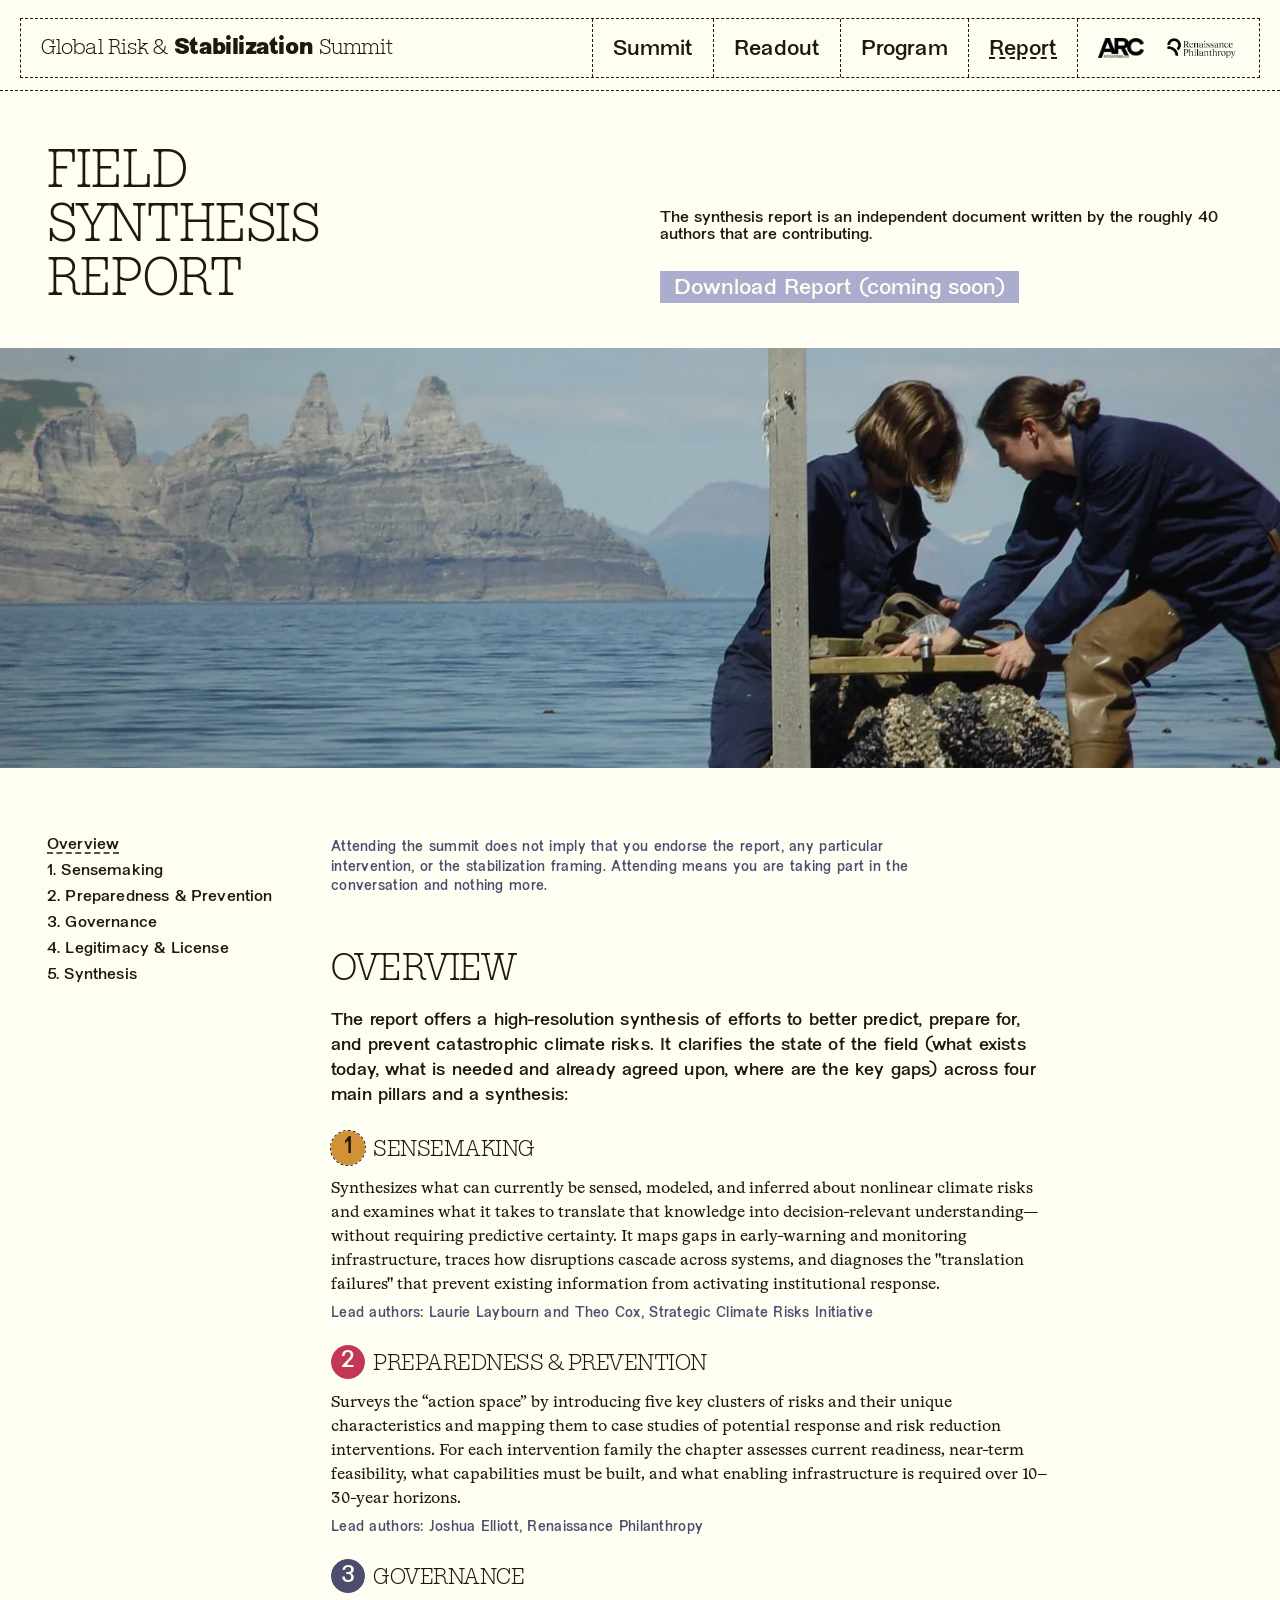
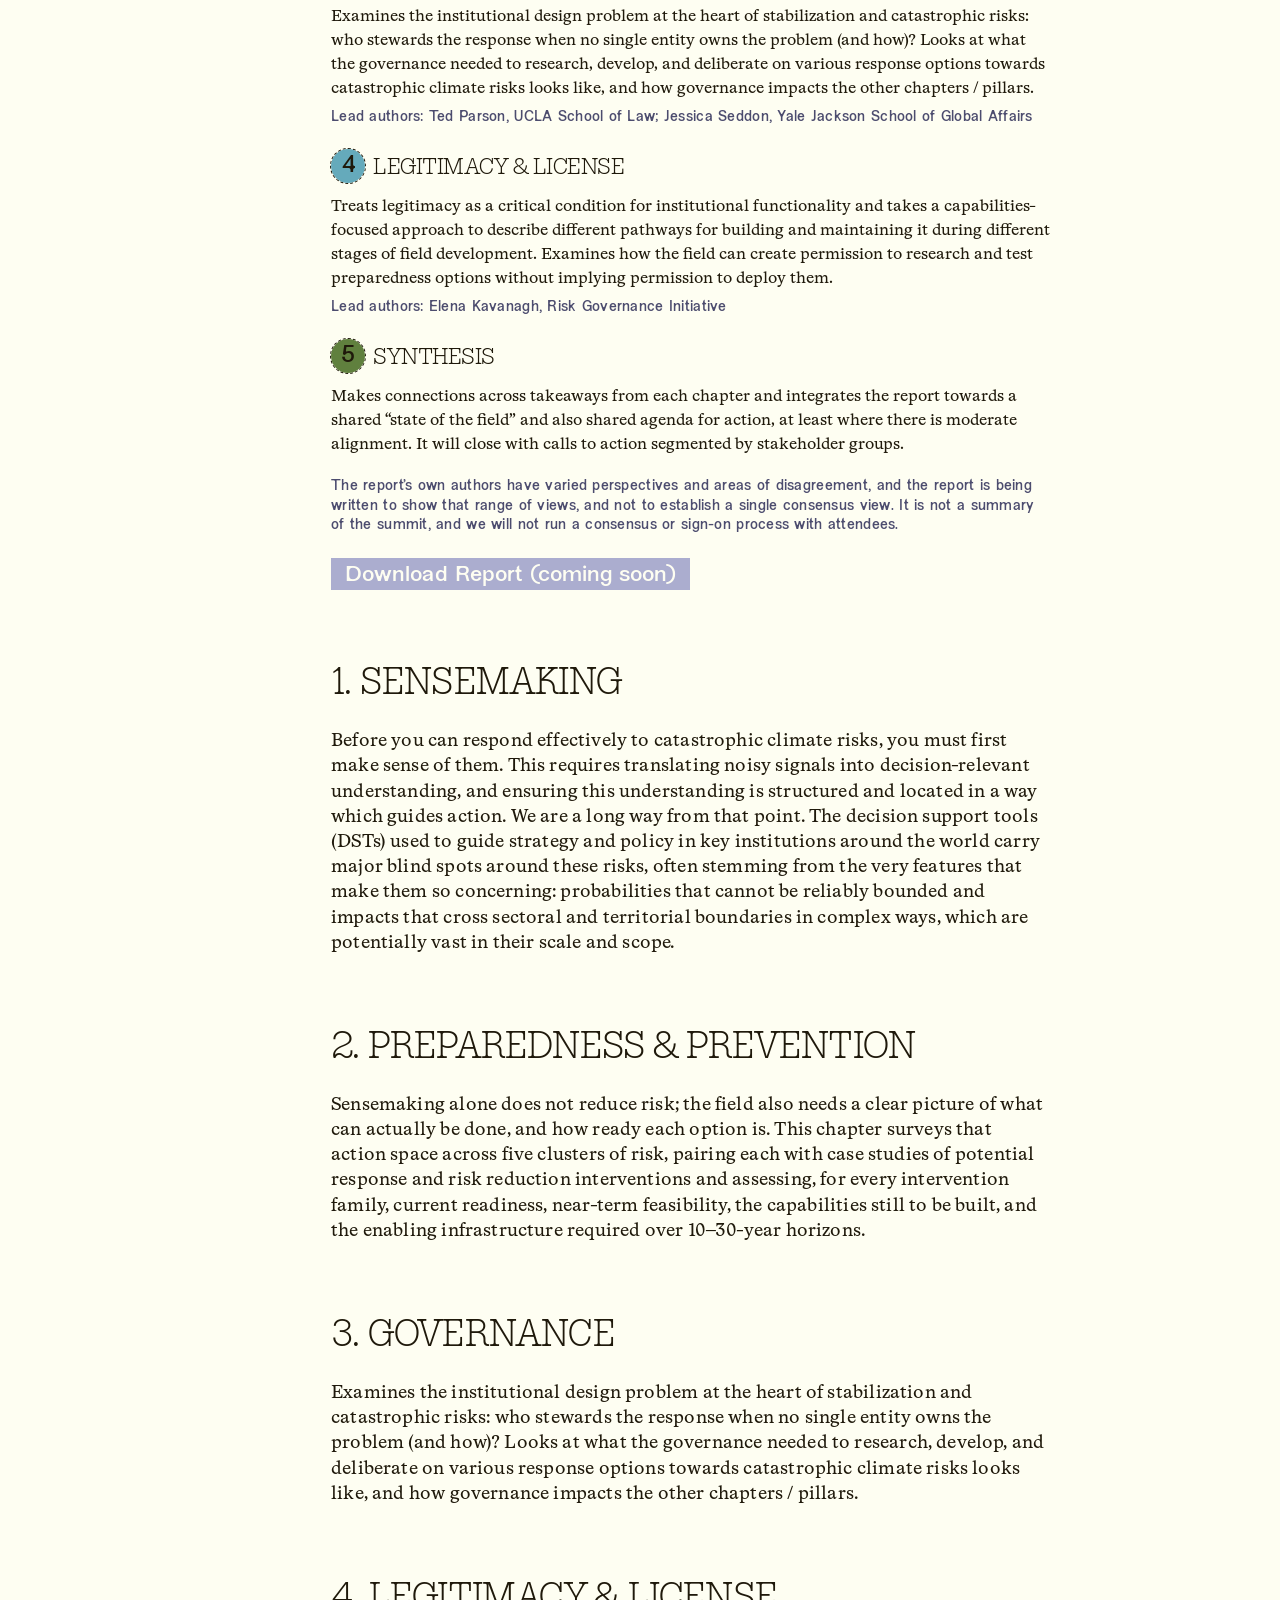
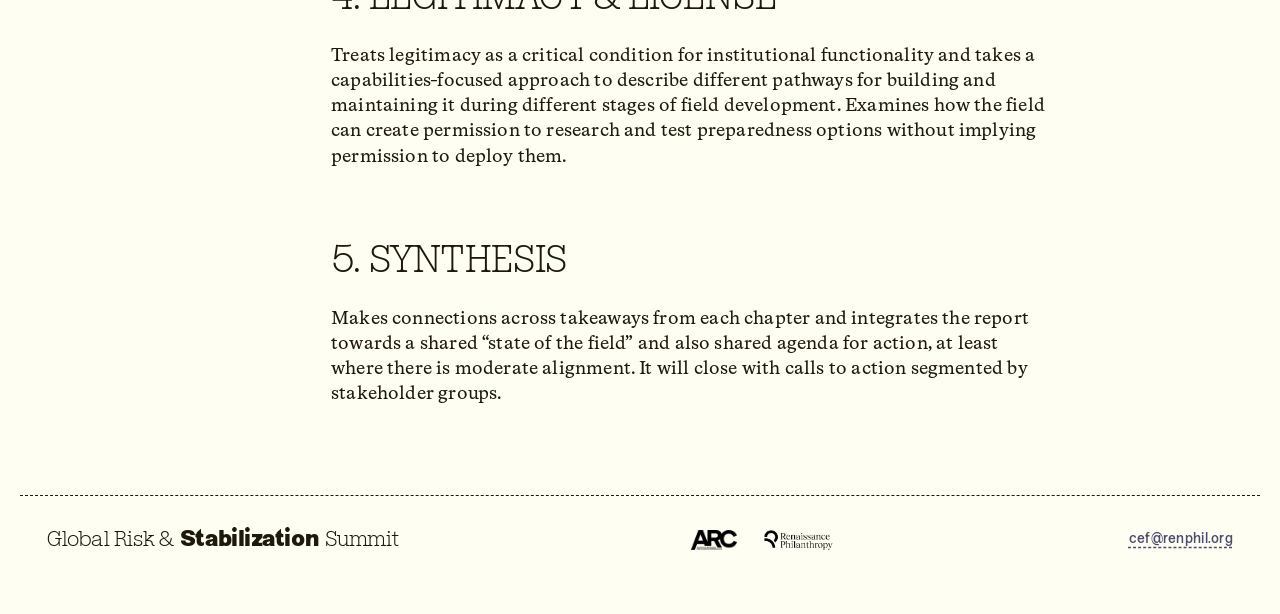
<file: report/index.html>
<!DOCTYPE html>
<html lang="en">
<head>
<meta charset="utf-8">
<meta name="viewport" content="width=device-width, initial-scale=1">
<title>Field Synthesis Report — The Global Risk and Stabilization Summit</title>
<meta name="description" content="The report offers a high-resolution synthesis of efforts to better predict, prepare for, and prevent catastrophic climate risks, across four pillars and a synthesis.">
<link rel="canonical" href="https://globalstabilization.org/report/">
<meta property="og:type" content="website">
<meta property="og:url" content="https://globalstabilization.org/report/">
<meta property="og:site_name" content="The Global Risk and Stabilization Summit">
<meta property="og:title" content="Field Synthesis Report — The Global Risk and Stabilization Summit">
<meta property="og:description" content="The report offers a high-resolution synthesis of efforts to better predict, prepare for, and prevent catastrophic climate risks, across four pillars and a synthesis.">
<meta property="og:image" content="https://globalstabilization.org/assets/images/social-card.jpg?v=ad44cda4">
<meta property="og:image:width" content="1200">
<meta property="og:image:height" content="630">
<meta property="og:image:alt" content="Bison running across open grassland">
<meta name="twitter:card" content="summary_large_image">
<link rel="icon" href="/assets/favicon.ico?v=c302b58f" sizes="any">
<link rel="stylesheet" href="/styles.css?v=31f979df">
</head>
<body>
<div class="nav-wrap"><nav class="nav">
  <a class="nav-brand" href="/"><span class="wordmark-inline"><span class="wm-light">Global Risk &amp;</span><span class="wm-bold">Stabilization</span><span class="wm-light">Summit</span></span></a>
  <div class="nav-right">
    <div class="nav-links"><a class="nav-link" href="/">Summit</a><a class="nav-link" href="/summit-readout-2026/">Readout</a><a class="nav-link" href="/program/">Program</a><a class="nav-link" href="/report/" aria-current="page">Report</a></div>
    <div class="nav-marks">
      <a class="mark" href="https://arc.renaissancephilanthropy.org/"><img class="arc" src="/assets/logos/arc-logo-offwhite.webp?v=836d32b6" alt="ARC — Advanced Research for Climate Emergencies"></a>
      <a class="mark" href="https://www.renaissancephilanthropy.org/"><img src="/assets/logos/renphil-logo-offwhite.webp?v=91bf81d2" alt="Renaissance Philanthropy"></a>
    </div>
  </div>
</nav></div>
<main>

<section class="report-head">
  <h1 class="h1-display">Field<br>Synthesis<br>Report</h1>
  <div class="report-meta">
    <span>The synthesis report is an independent document written by the roughly 40 authors that are contributing.</span>
    <div><span class="btn btn-disabled" aria-disabled="true">Download Report (coming soon)</span></div>
  </div>
</section>
<div class="report-hero"><img src="/assets/images/report-hero-duotone.webp?v=3fd20e67" alt=""></div>
<div class="report-body">
  <div class="side-nav-wrap"><nav class="side-nav"><a href="#overview" class="active">Overview</a><a href="#ch1">1. Sensemaking</a><a href="#ch2">2. Preparedness &amp; Prevention</a><a href="#ch3">3. Governance</a><a href="#ch4">4. Legitimacy &amp; License</a><a href="#ch5">5. Synthesis</a></nav></div>
  <div class="report-content">
    <p class="note-indigo report-disclaimer">Attending the summit does not imply that you endorse the report, any particular intervention, or the stabilization framing. Attending means you are taking part in the conversation and nothing more.</p>
    <div class="overview" id="overview">
      <h2 class="h2-display">Overview</h2>
      <p class="lede">The report offers a high-resolution synthesis of efforts to better predict, prepare for, and prevent catastrophic climate risks. It clarifies the state of the field (what exists today, what is needed and already agreed upon, where are the key gaps) across four main pillars and a synthesis:</p>
      
      <div class="chapter-entry">
        <div class="chapter-marker"><span class="chapter-dot c1">1</span><span class="chapter-title">Sensemaking</span></div>
        <p class="body-serif">Synthesizes what can currently be sensed, modeled, and inferred about nonlinear climate risks and examines what it takes to translate that knowledge into decision-relevant understanding—without requiring predictive certainty. It maps gaps in early-warning and monitoring infrastructure, traces how disruptions cascade across systems, and diagnoses the &quot;translation failures&quot; that prevent existing information from activating institutional response.</p>
        <span class="authors-line">Lead authors: Laurie Laybourn and Theo Cox, Strategic Climate Risks Initiative</span>
      </div>
      <div class="chapter-entry">
        <div class="chapter-marker"><span class="chapter-dot c2">2</span><span class="chapter-title">Preparedness &amp; Prevention</span></div>
        <p class="body-serif">Surveys the “action space” by introducing five key clusters of risks and their unique characteristics and mapping them to case studies of potential response and risk reduction interventions. For each intervention family the chapter assesses current readiness, near-term feasibility, what capabilities must be built, and what enabling infrastructure is required over 10–30-year horizons.</p>
        <span class="authors-line">Lead authors: Joshua Elliott, Renaissance Philanthropy</span>
      </div>
      <div class="chapter-entry">
        <div class="chapter-marker"><span class="chapter-dot c3">3</span><span class="chapter-title">Governance</span></div>
        <p class="body-serif">Examines the institutional design problem at the heart of stabilization and catastrophic risks: who stewards the response when no single entity owns the problem (and how)? Looks at what the governance needed to research, develop, and deliberate on various response options towards catastrophic climate risks looks like, and how governance impacts the other chapters / pillars.</p>
        <span class="authors-line">Lead authors: Ted Parson, UCLA School of Law; Jessica Seddon, Yale Jackson School of Global Affairs</span>
      </div>
      <div class="chapter-entry">
        <div class="chapter-marker"><span class="chapter-dot c4">4</span><span class="chapter-title">Legitimacy &amp; License</span></div>
        <p class="body-serif">Treats legitimacy as a critical condition for institutional functionality and takes a capabilities-focused approach to describe different pathways for building and maintaining it during different stages of field development. Examines how the field can create permission to research and test preparedness options without implying permission to deploy them.</p>
        <span class="authors-line">Lead authors: Elena Kavanagh, Risk Governance Initiative</span>
      </div>
      <div class="chapter-entry">
        <div class="chapter-marker"><span class="chapter-dot c5">5</span><span class="chapter-title">Synthesis</span></div>
        <p class="body-serif">Makes connections across takeaways from each chapter and integrates the report towards a shared “state of the field” and also shared agenda for action, at least where there is moderate alignment. It will close with calls to action segmented by stakeholder groups.</p>
        
      </div>
      <p class="note-indigo">The report’s own authors have varied perspectives and areas of disagreement, and the report is being written to show that range of views, and not to establish a single consensus view. It is not a summary of the summit, and we will not run a consensus or sign-on process with attendees.</p>
      <div><span class="btn btn-disabled" aria-disabled="true">Download Report (coming soon)</span></div>
    </div>
    <section class="report-section" id="ch1">
      <h2 class="h2-display">1. Sensemaking</h2>
      <p class="body-serif-l" style="line-height:1.4">Before you can respond effectively to catastrophic climate risks, you must first make sense of them. This requires translating noisy signals into decision-relevant understanding, and ensuring this understanding is structured and located in a way which guides action. We are a long way from that point. The decision support tools (DSTs) used to guide strategy and policy in key institutions around the world carry major blind spots around these risks, often stemming from the very features that make them so concerning: probabilities that cannot be reliably bounded and impacts that cross sectoral and territorial boundaries in complex ways, which are potentially vast in their scale and scope.</p>
    </section>
    <section class="report-section" id="ch2">
      <h2 class="h2-display">2. Preparedness &amp; Prevention</h2>
      <p class="body-serif-l" style="line-height:1.4">Sensemaking alone does not reduce risk; the field also needs a clear picture of what can actually be done, and how ready each option is. This chapter surveys that action space across five clusters of risk, pairing each with case studies of potential response and risk reduction interventions and assessing, for every intervention family, current readiness, near-term feasibility, the capabilities still to be built, and the enabling infrastructure required over 10–30-year horizons.</p>
    </section>
    
  <section class="report-section" id="ch3">
    <h2 class="h2-display">3. Governance</h2>
    <p class="body-serif-l" style="line-height:1.4">Examines the institutional design problem at the heart of stabilization and catastrophic risks: who stewards the response when no single entity owns the problem (and how)? Looks at what the governance needed to research, develop, and deliberate on various response options towards catastrophic climate risks looks like, and how governance impacts the other chapters / pillars.</p>
  </section>
  <section class="report-section" id="ch4">
    <h2 class="h2-display">4. Legitimacy &amp; License</h2>
    <p class="body-serif-l" style="line-height:1.4">Treats legitimacy as a critical condition for institutional functionality and takes a capabilities-focused approach to describe different pathways for building and maintaining it during different stages of field development. Examines how the field can create permission to research and test preparedness options without implying permission to deploy them.</p>
  </section>
  <section class="report-section" id="ch5">
    <h2 class="h2-display">5. Synthesis</h2>
    <p class="body-serif-l" style="line-height:1.4">Makes connections across takeaways from each chapter and integrates the report towards a shared “state of the field” and also shared agenda for action, at least where there is moderate alignment. It will close with calls to action segmented by stakeholder groups.</p>
  </section>
  </div>
</div>
</main>
<footer>
  <a class="footer-brand" href="/"><span class="wordmark-inline"><span class="wm-light">Global Risk &amp;</span><span class="wm-bold">Stabilization</span><span class="wm-light">Summit</span></span></a>
  <div class="marks">
    <a class="mark" href="https://arc.renaissancephilanthropy.org/"><img class="arc" src="/assets/logos/arc-logo-offwhite.webp?v=836d32b6" alt="ARC — Advanced Research for Climate Emergencies"></a>
    <a class="mark" href="https://www.renaissancephilanthropy.org/"><img src="/assets/logos/renphil-logo-offwhite.webp?v=91bf81d2" alt="Renaissance Philanthropy"></a>
  </div>
  <a href="mailto:cef@renphil.org">cef@renphil.org</a>
</footer>
<script src="/site.js?v=2f7d1208"></script>
</body>
</html>
</file>
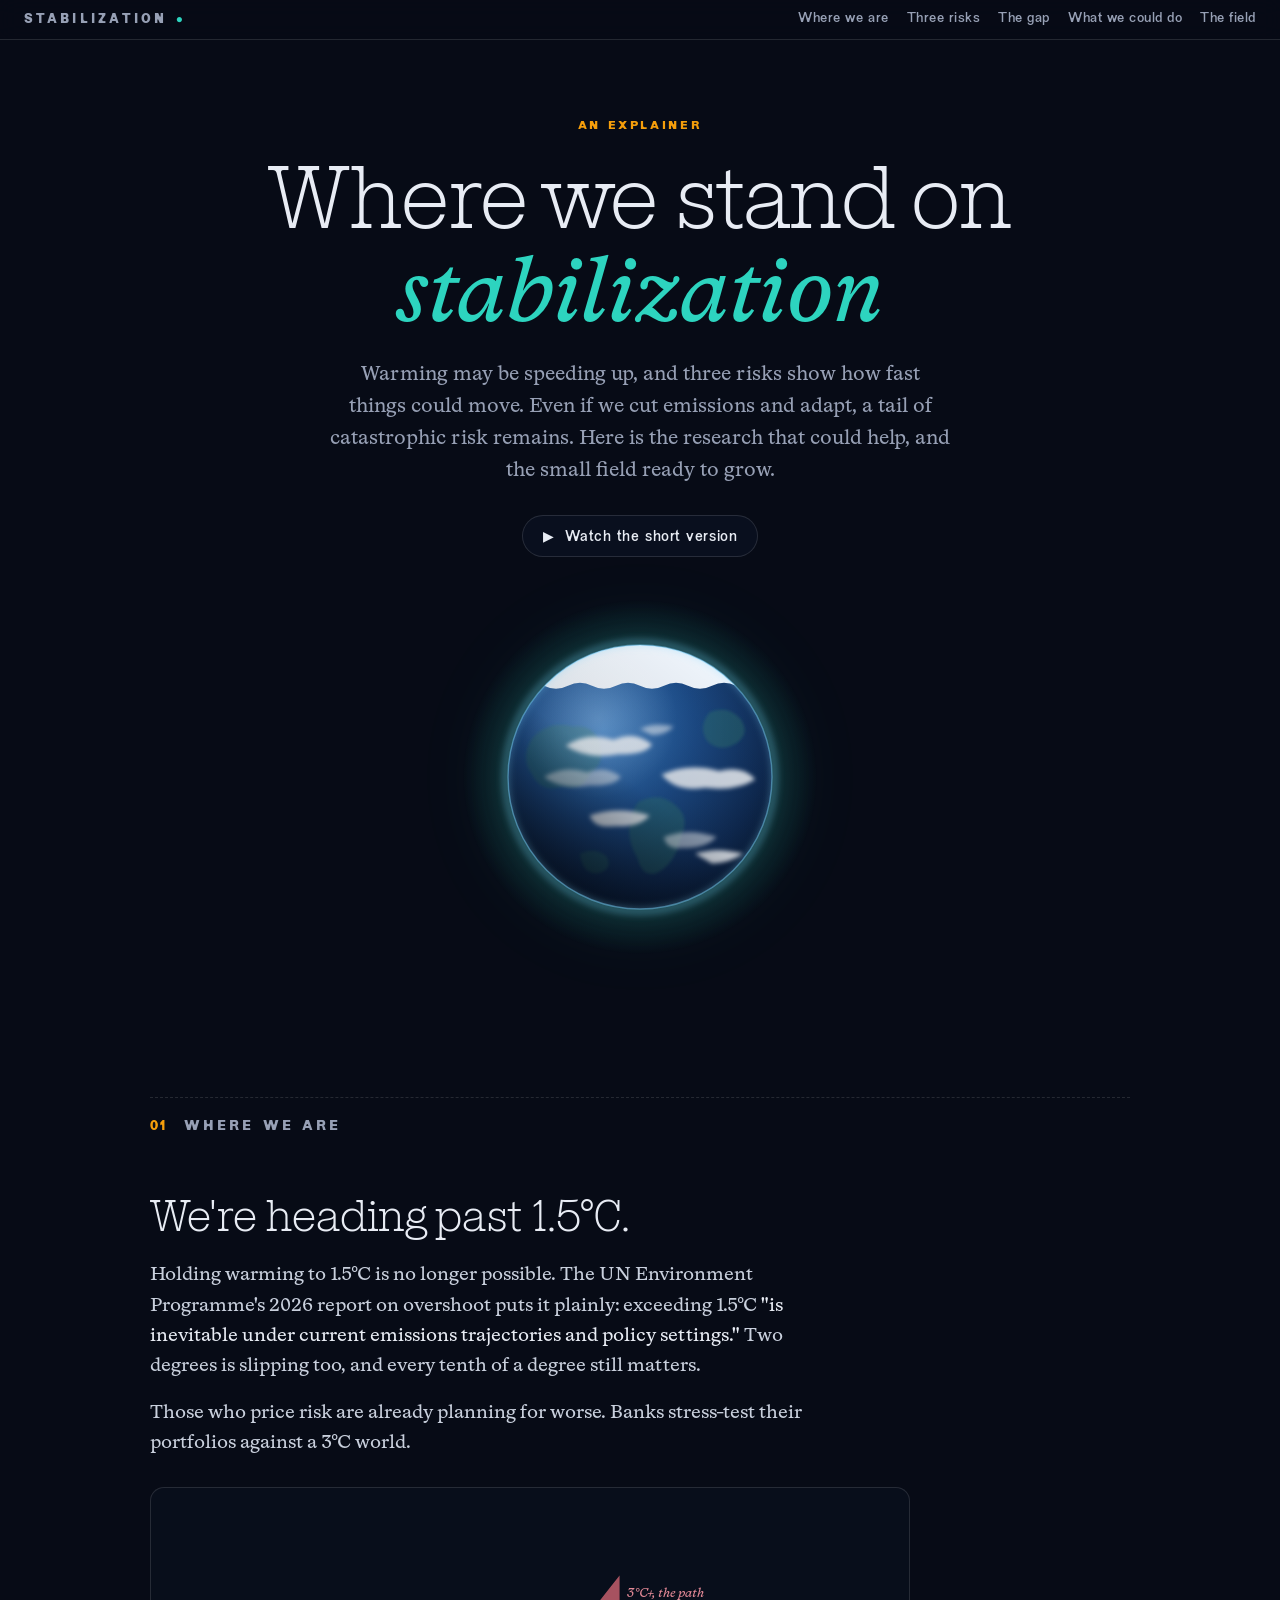
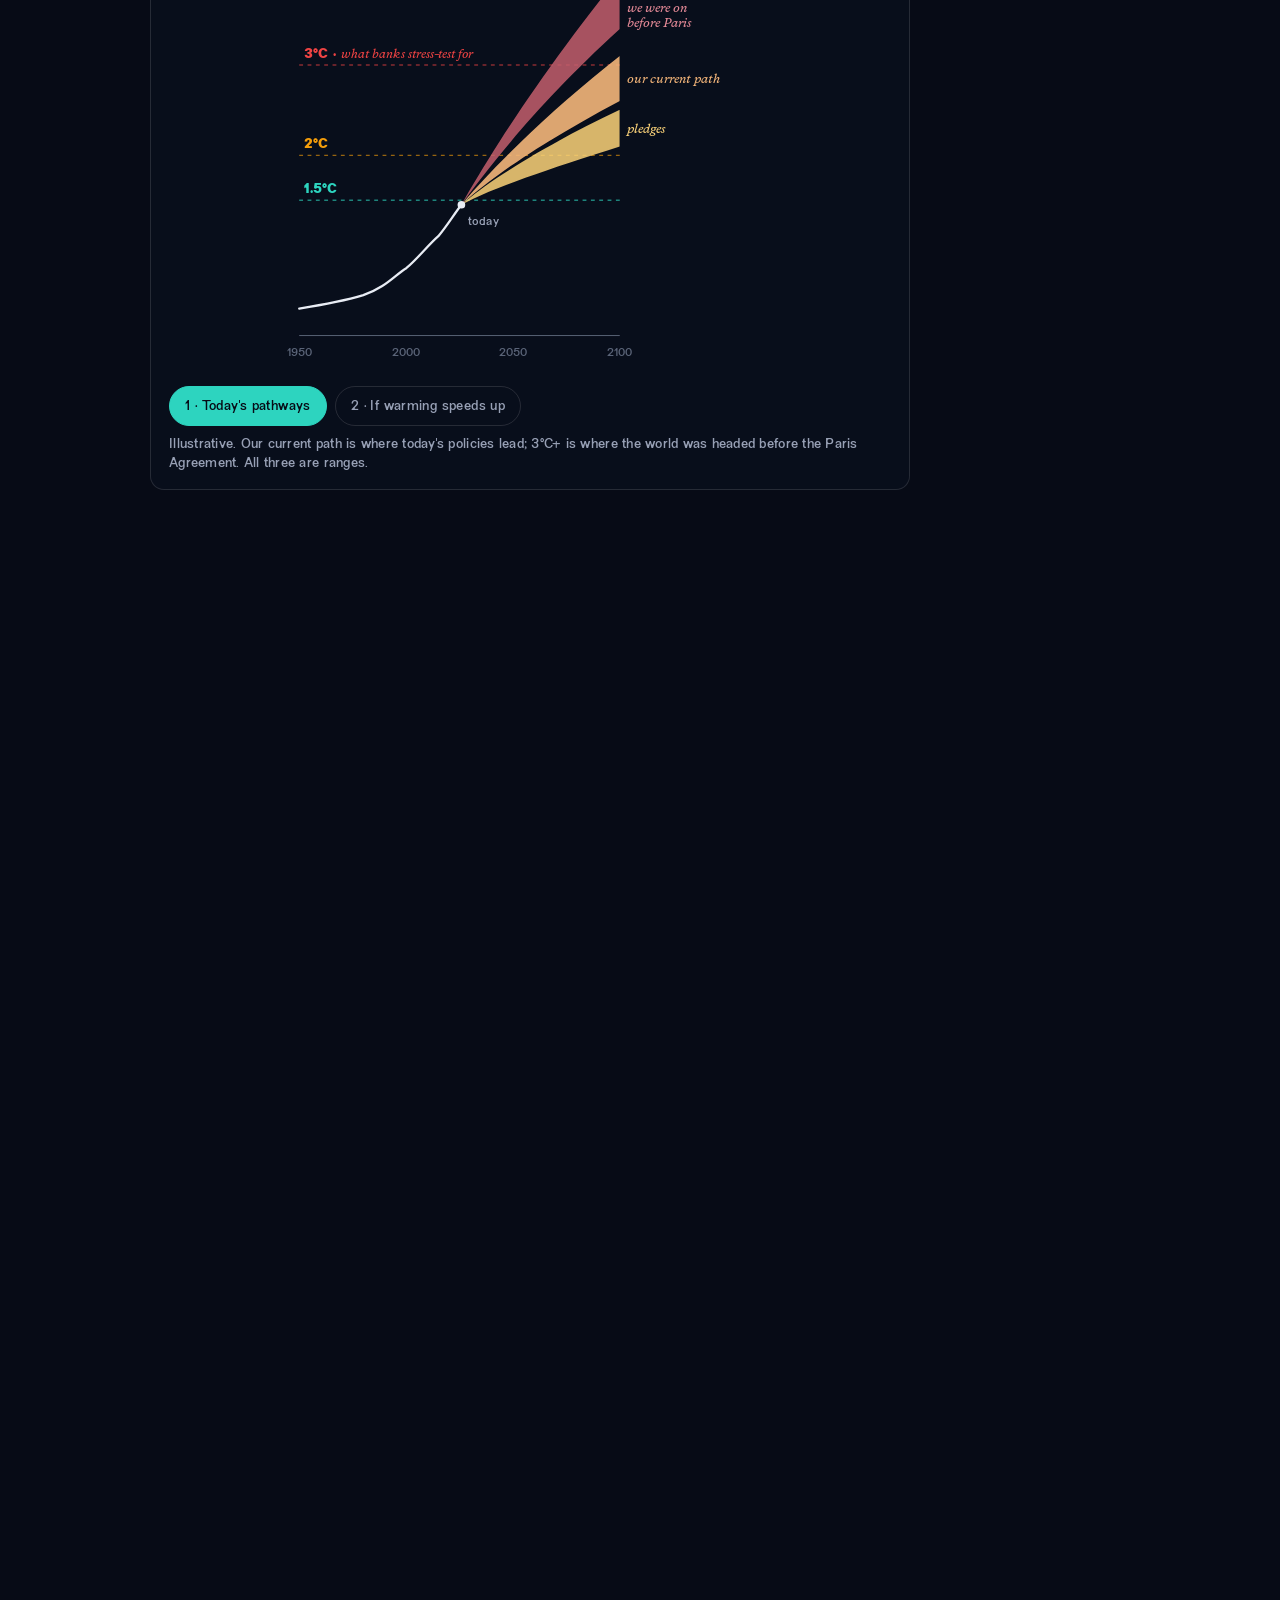
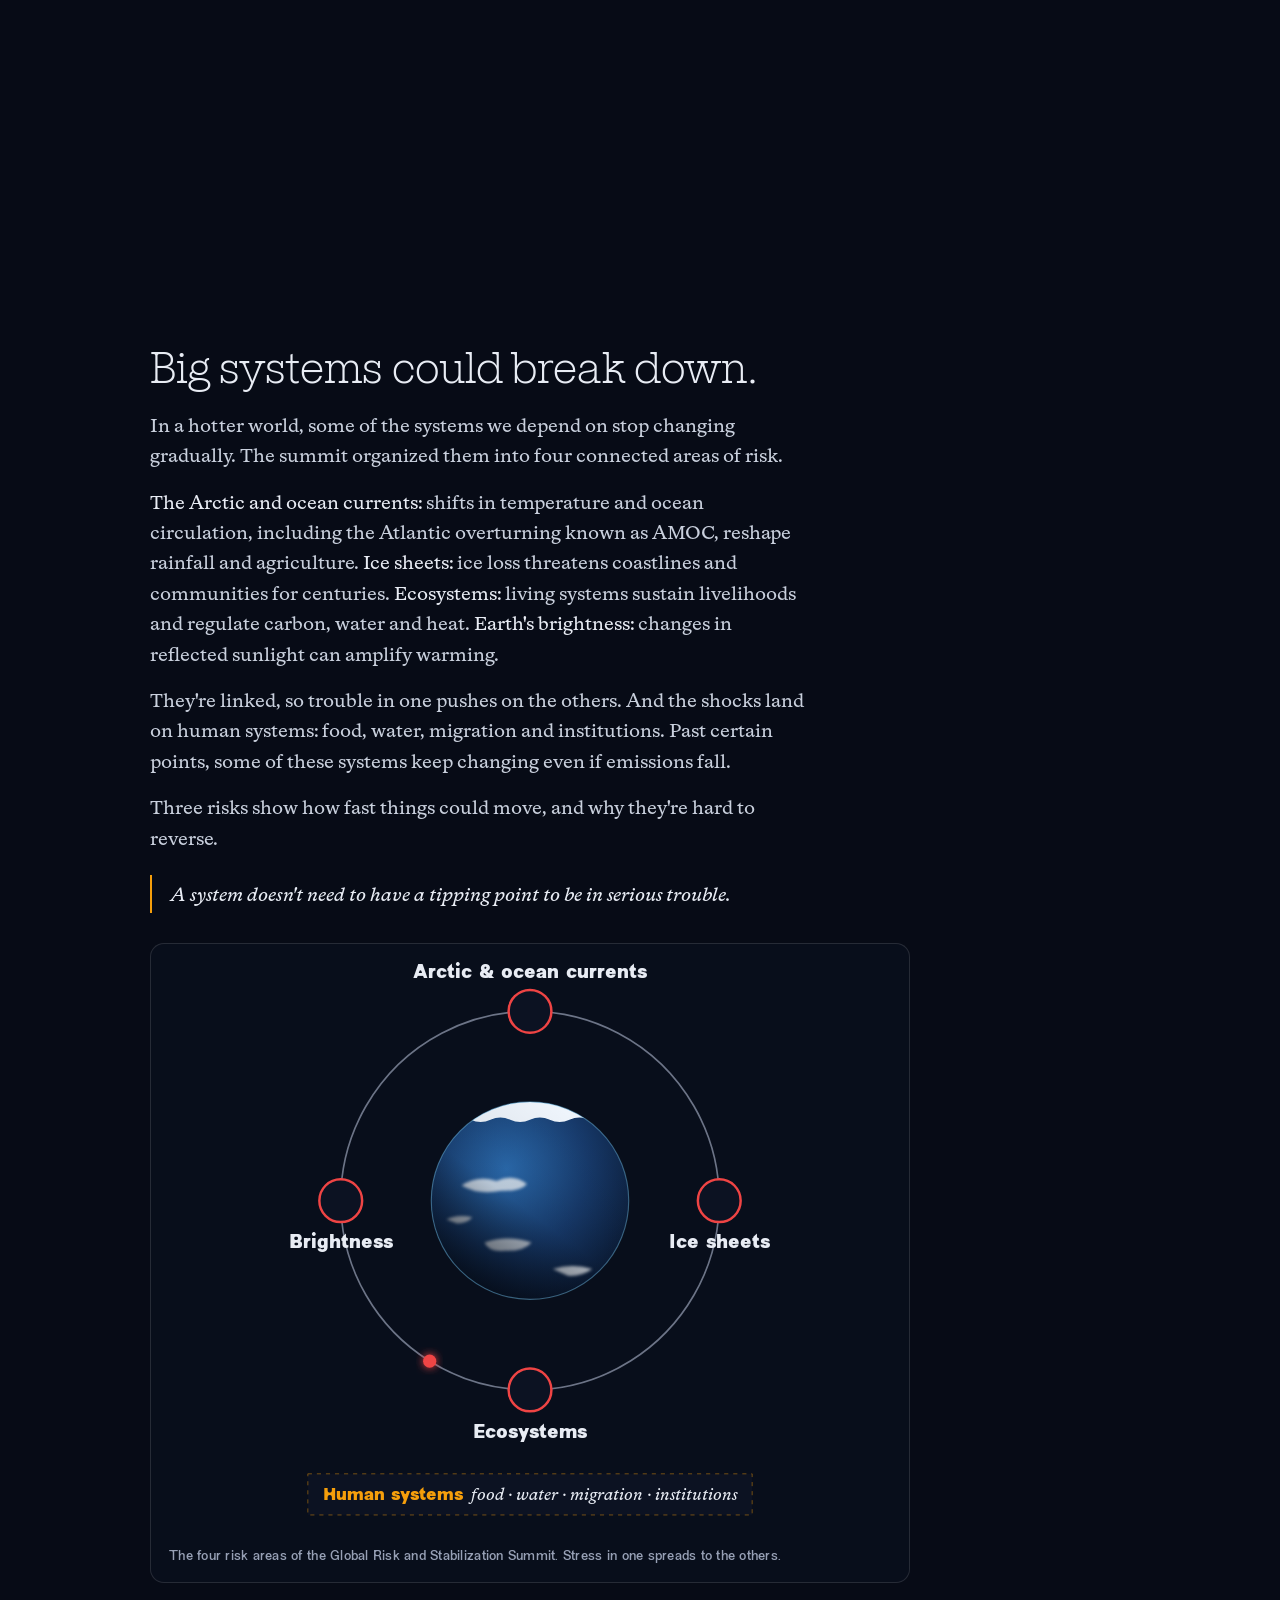
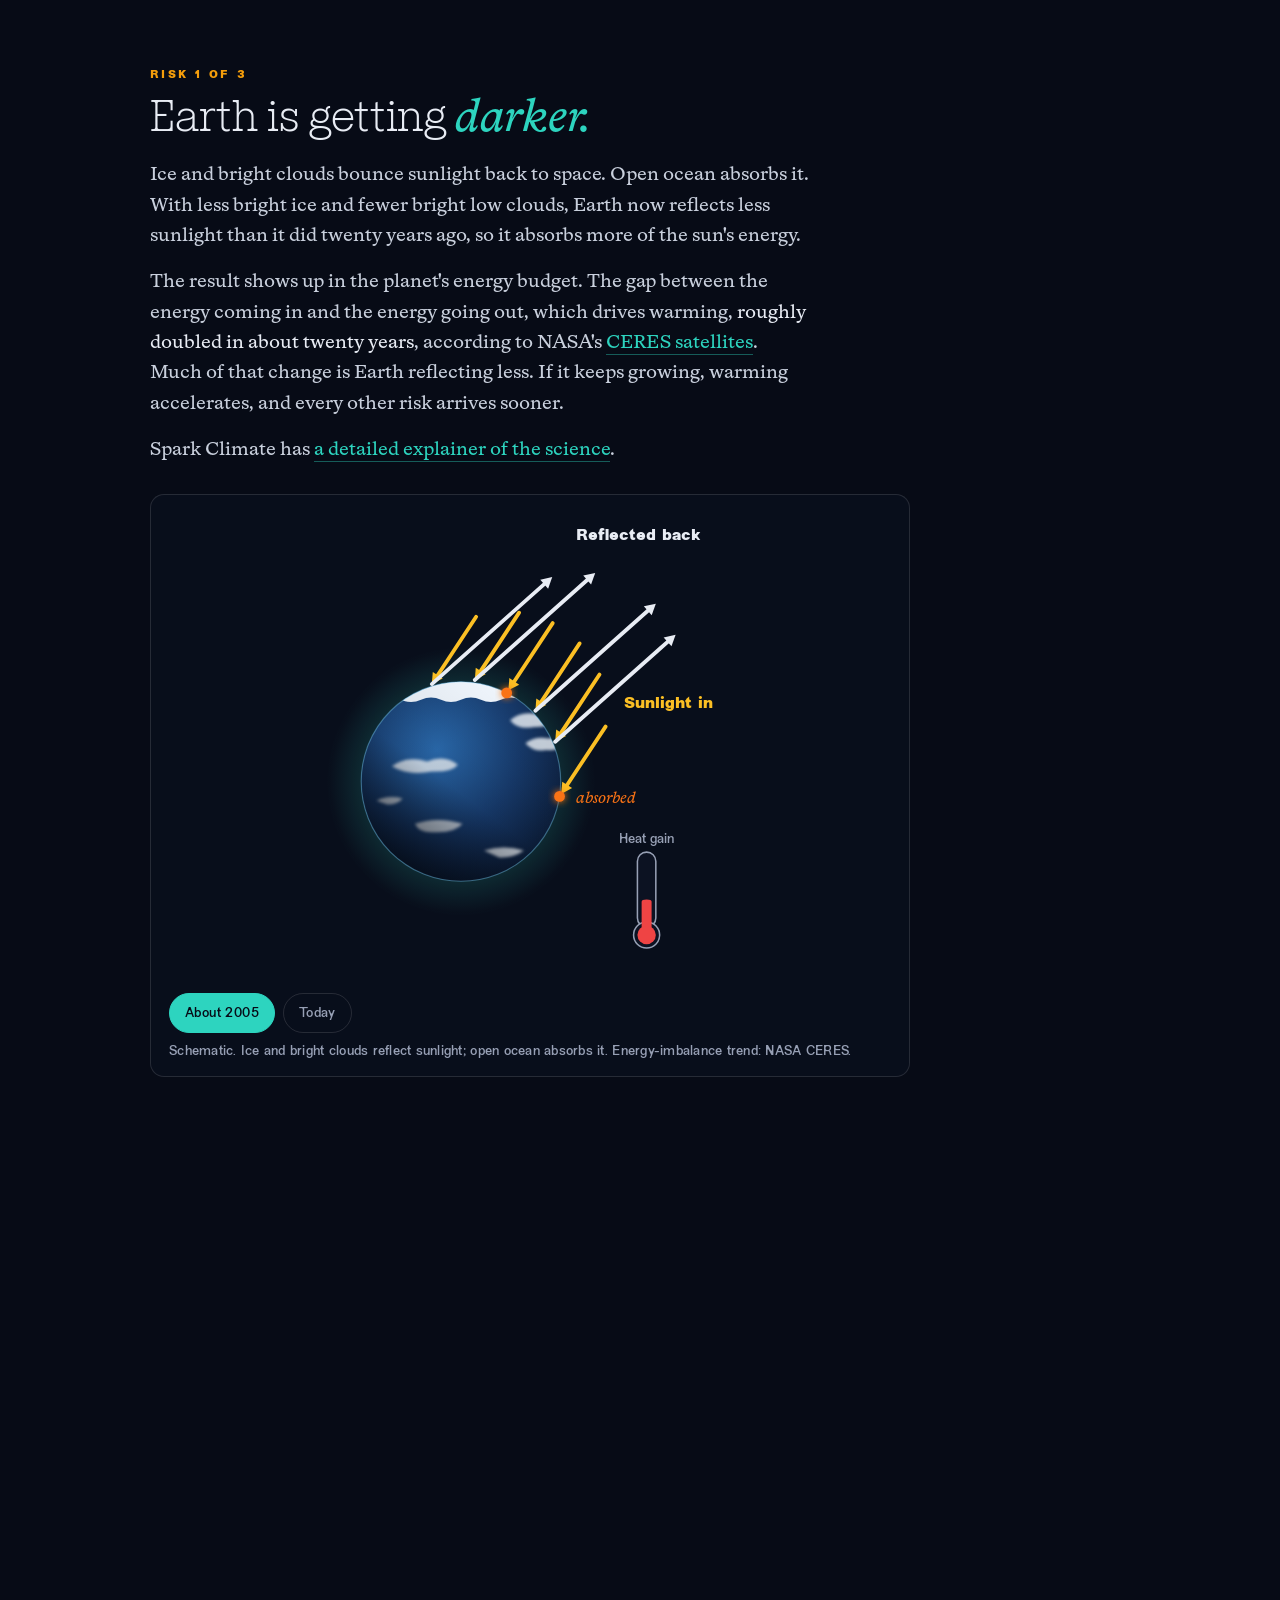
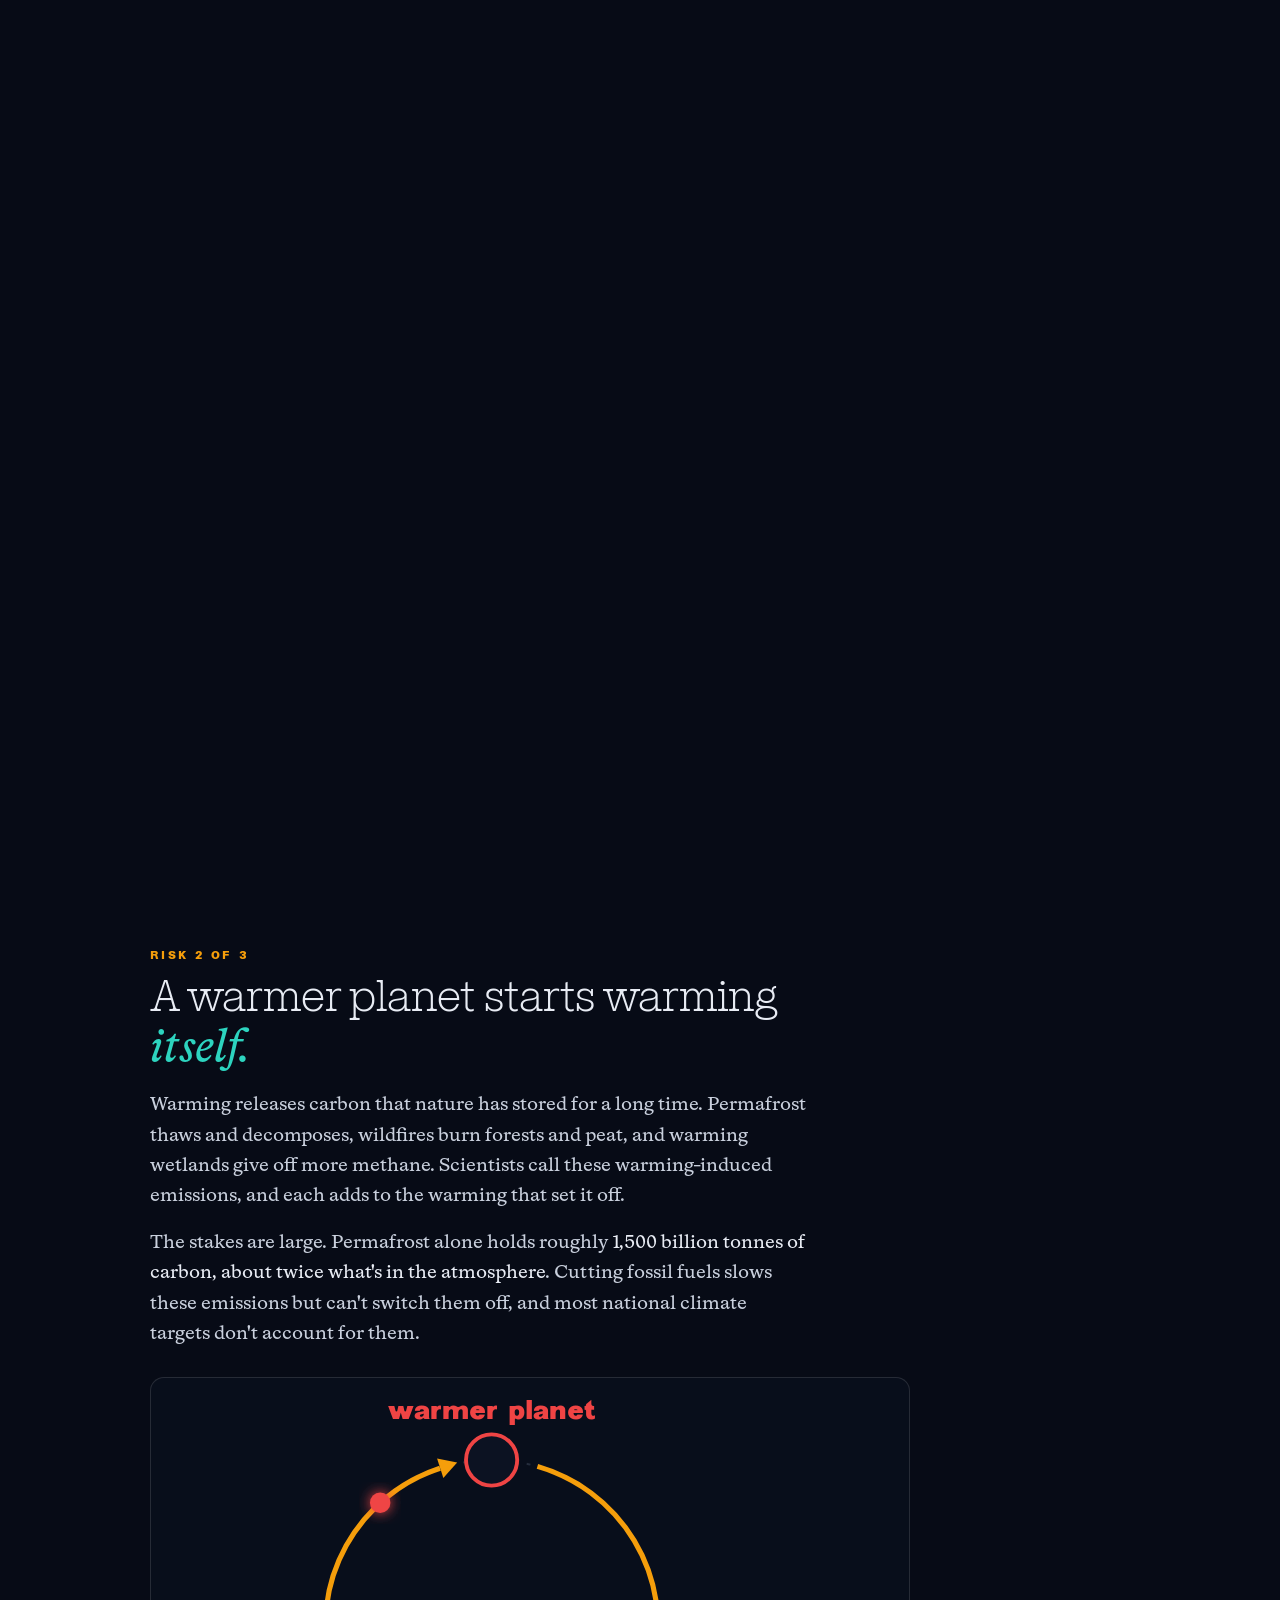
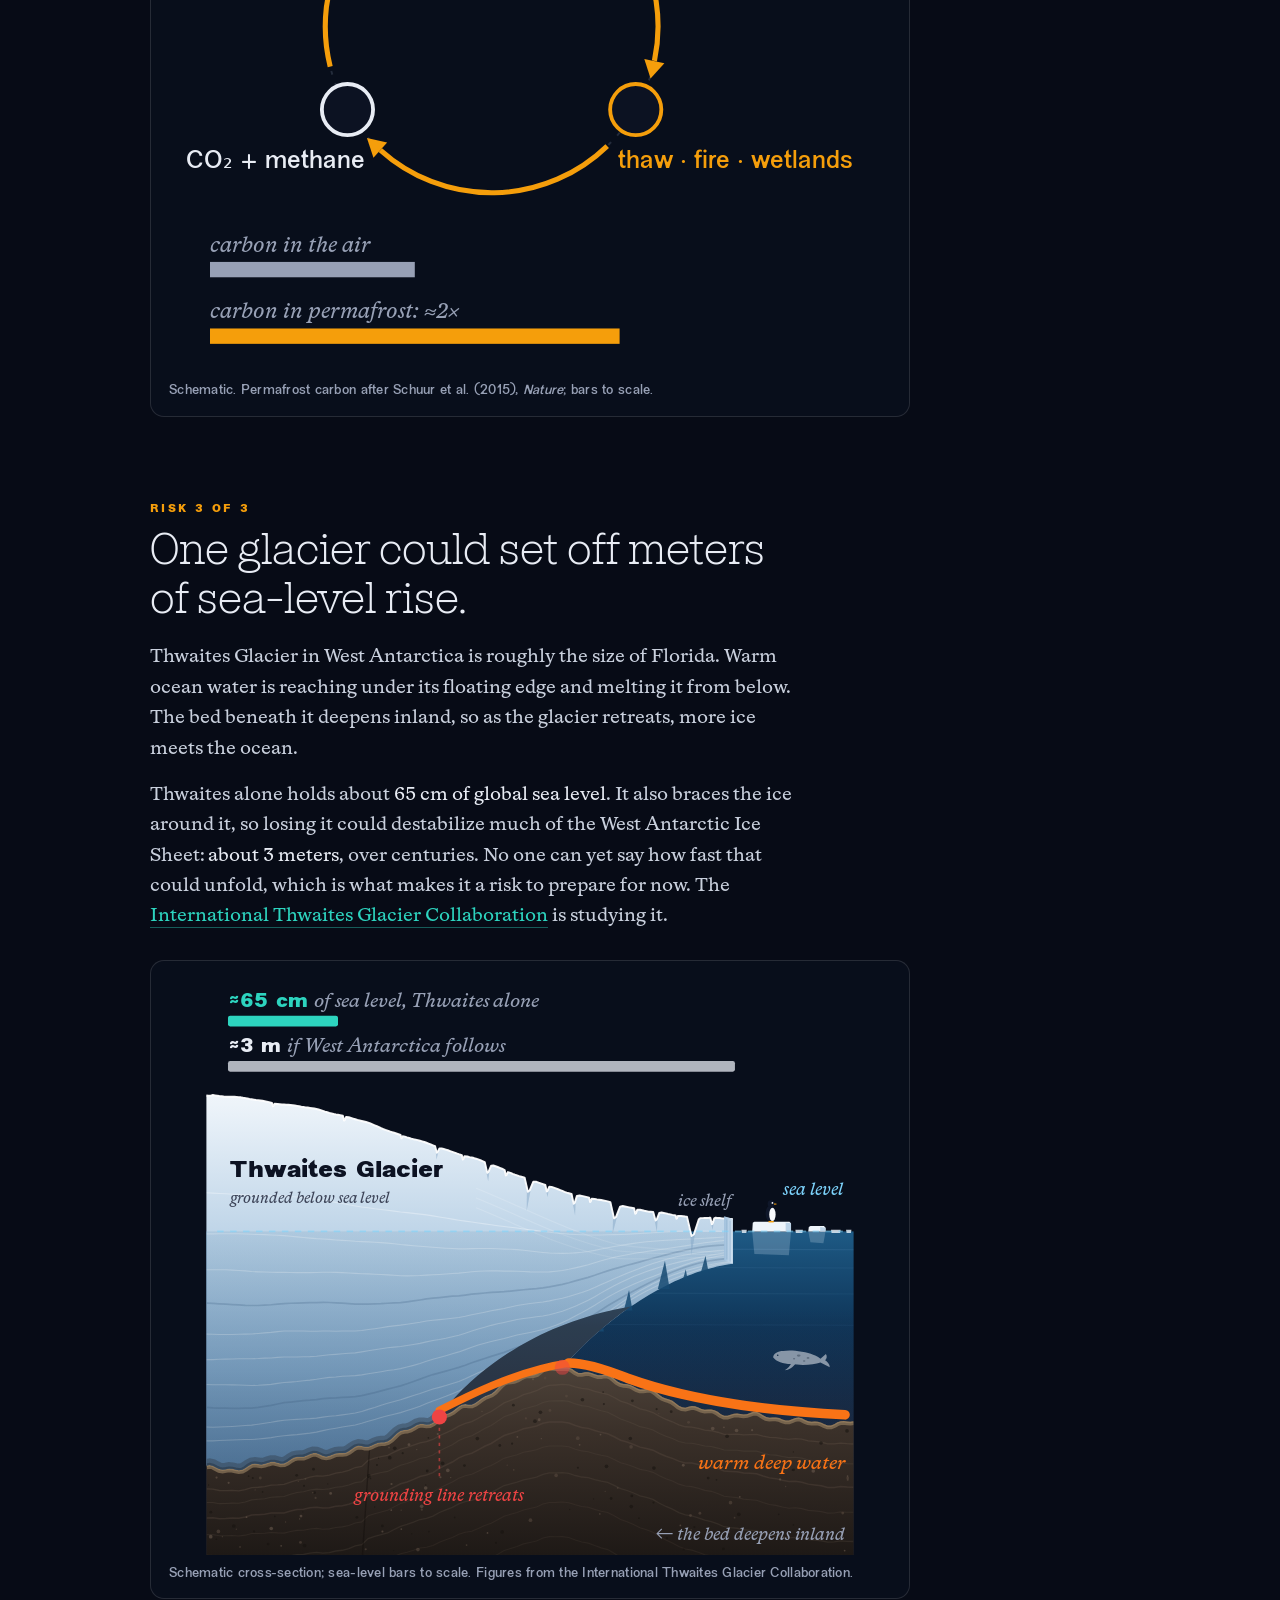
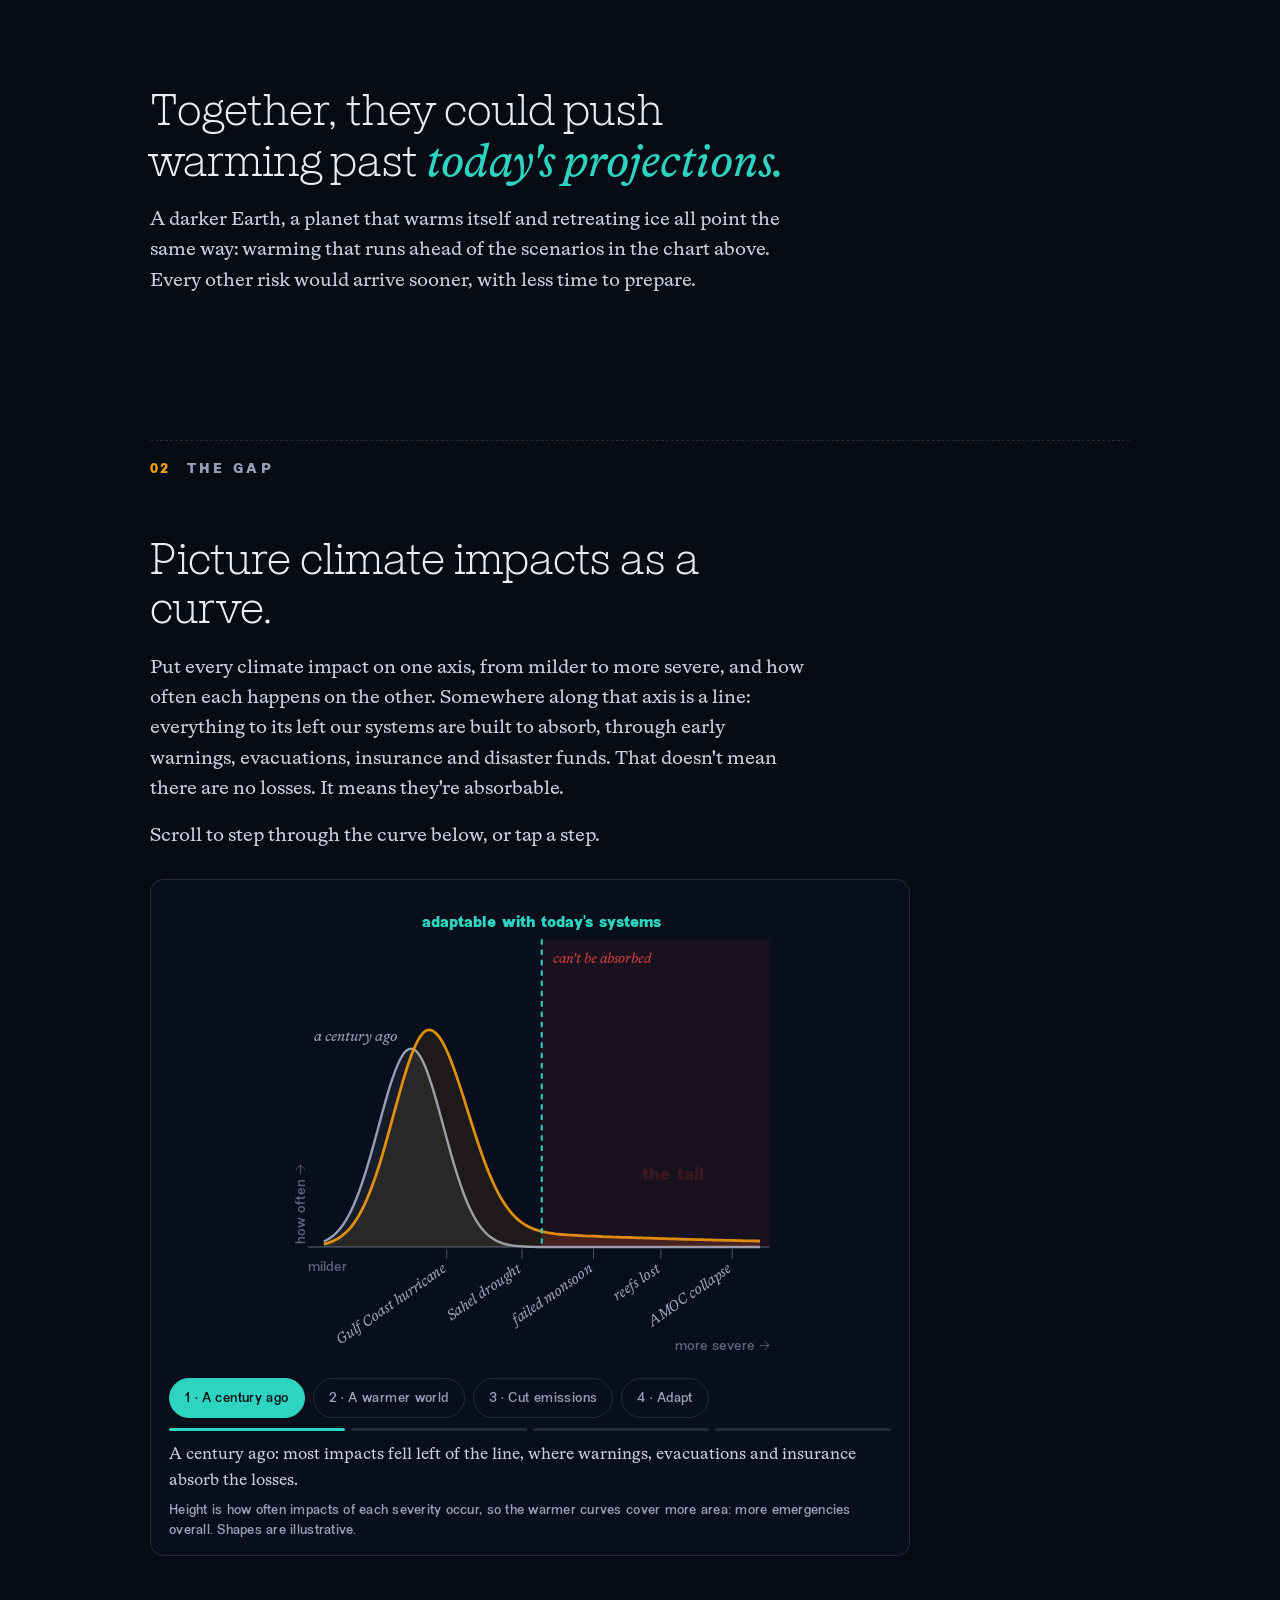
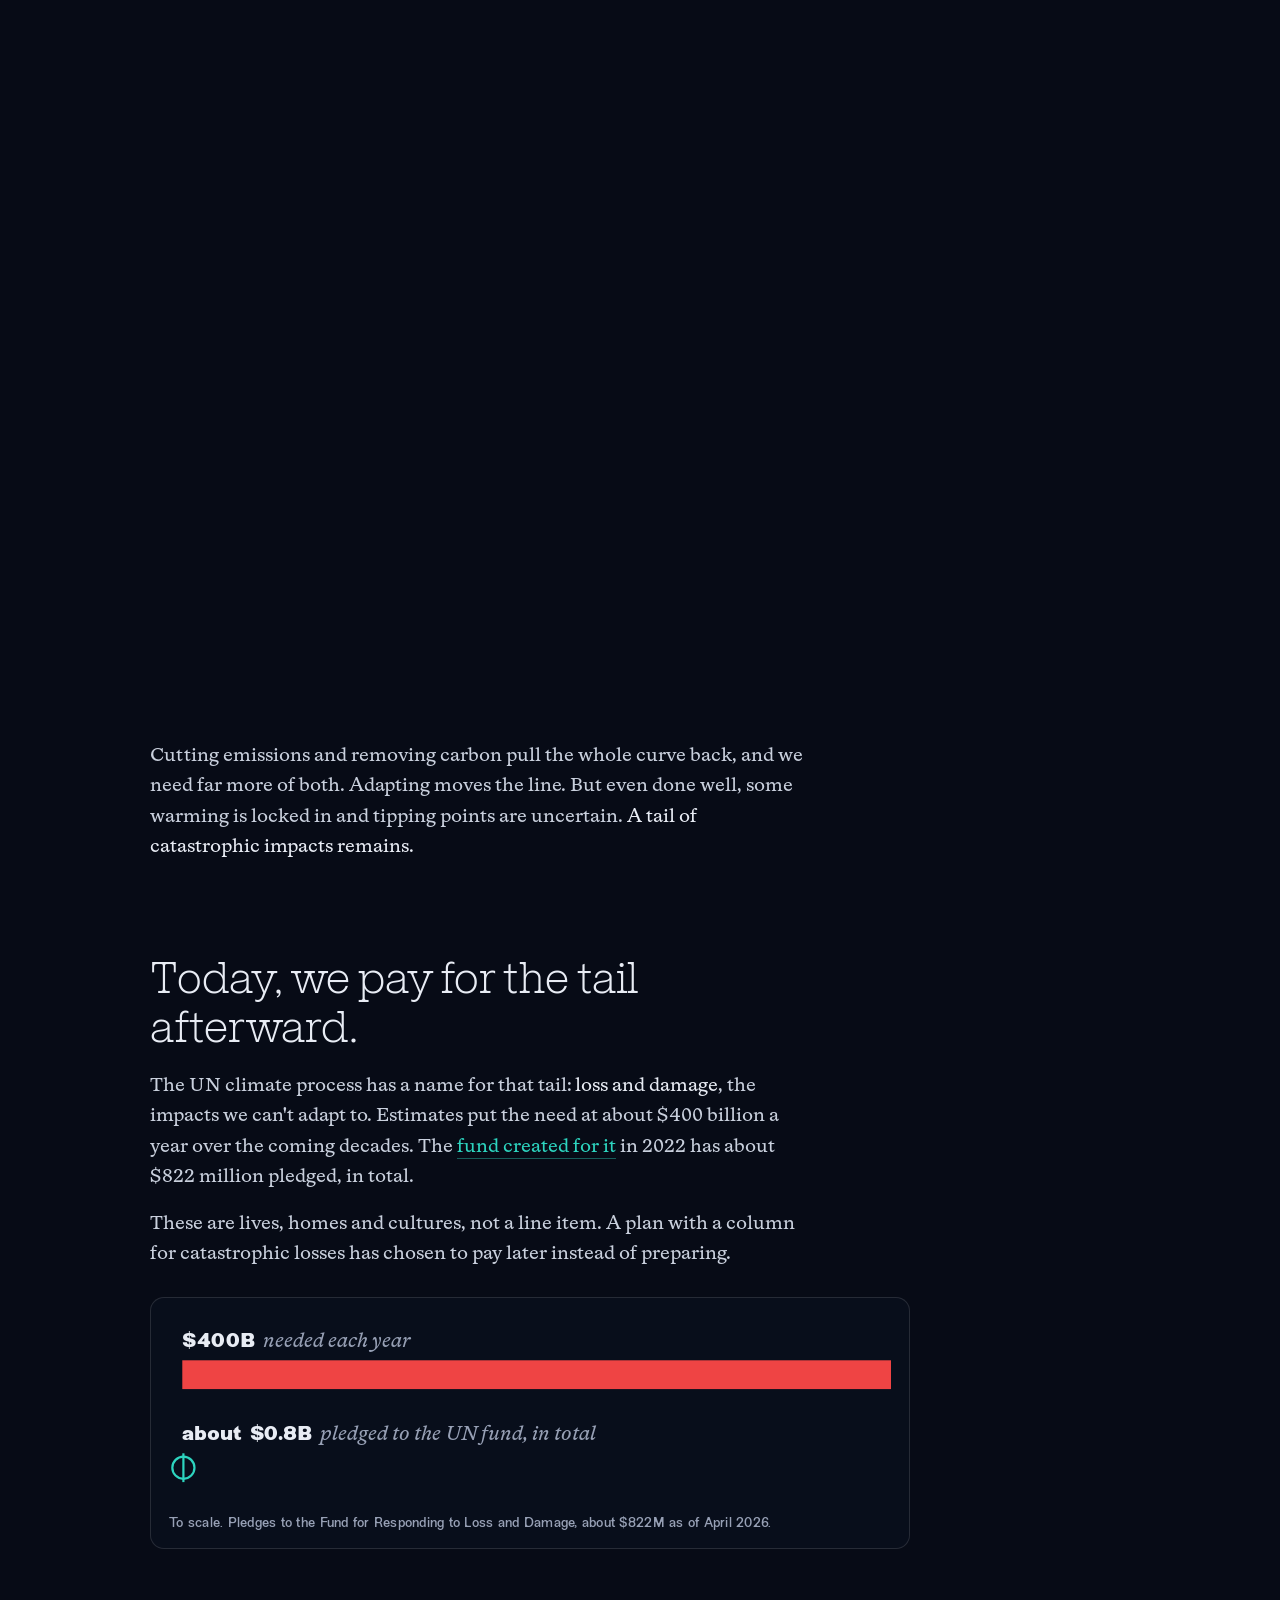
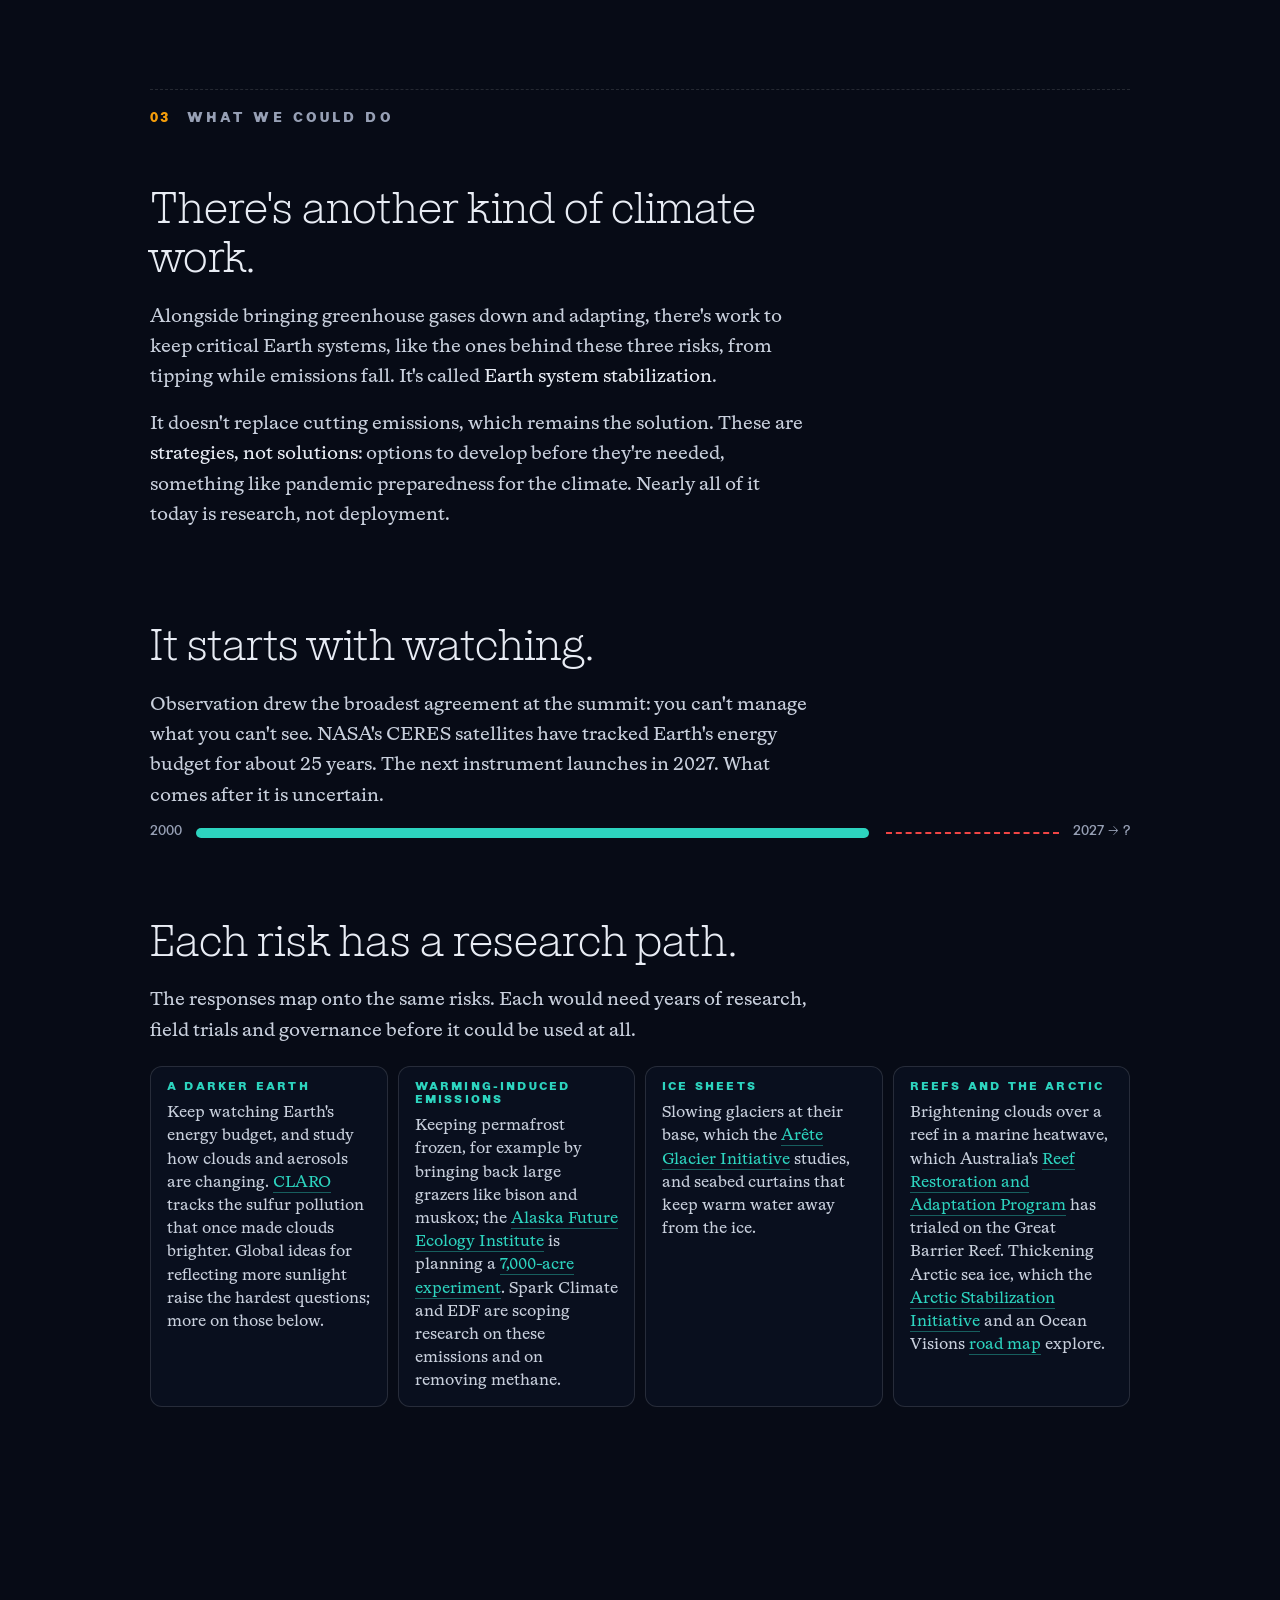
<file: risk-briefing/index.html>
<!DOCTYPE html>
<html lang="en">
<head>
<meta charset="UTF-8">
<meta name="viewport" content="width=device-width, initial-scale=1.0, viewport-fit=cover">
<meta name="robots" content="noindex, nofollow, noarchive, nosnippet, noimageindex">
<meta name="referrer" content="no-referrer">
<title>Where We Stand on Stabilization — The Global Risk and Stabilization Summit</title>
<link rel="icon" href="/assets/favicon.ico?v=c302b58f" sizes="any">
<meta name="description" content="Why warming may be speeding up, the risk that remains after cutting emissions and adapting, and the young field working on Earth system stabilization.">
<!--
  Exported from the CEF research repo (analysis/deliverable-assets/stabilization-microsite-v2.html): the long-form companion to /summit-risk-explainer-v2-2026/.
  Site copy: fonts load from the site's own font files instead of being embedded.

  Long-form companion to outlier-stabilization-explainer.html: the same argument with more room
  for context, and figures that animate as they scroll into view. Same story, numbers and sources
  as the animated piece. Fonts are the globalstabilization.org typefaces.
-->
<style>
/* The site's own web fonts: Dirk Light, OT Scholar, NewEdge 666 */
@font-face { font-family: "Dirk"; font-weight: 300; font-style: normal; font-display: block; src: url(/assets/fonts/Dirk-Light.woff2?v=7bca59de) format("woff2"); }
@font-face { font-family: "OT Scholar"; font-weight: 400; font-style: normal; font-display: block; src: url(/assets/fonts/OTScholar-Book.woff2?v=773ebd05) format("woff2"); }
@font-face { font-family: "OT Scholar"; font-weight: 400; font-style: italic; font-display: block; src: url(/assets/fonts/OTScholar-BookItalic.woff2?v=5bf3edfc) format("woff2"); }
@font-face { font-family: "NewEdge 666"; font-weight: 400; font-style: normal; font-display: block; src: url(/assets/fonts/NewEdge666-RegularRounded.woff2?v=f5d55f0e) format("woff2"); }
@font-face { font-family: "NewEdge 666"; font-weight: 800; font-style: normal; font-display: block; src: url(/assets/fonts/NewEdge666-UltraBoldRounded.woff2?v=48187657) format("woff2"); }

:root {
  --bg: #070b16; --surface: rgba(12, 18, 34, 0.74); --line: rgba(255, 255, 255, 0.12);
  --text: #e8ecf4; --muted: #97a0b5; --faint: #5a6478;
  --teal: #2dd4bf; --amber: #f59e0b; --red: #ef4444;
  --gradient: linear-gradient(100deg, #fbbf24 0%, #f97316 45%, #ef4444 100%);
  --display: Dirk, Georgia, serif; --body: "OT Scholar", Georgia, serif;
  --ui: "NewEdge 666", "Helvetica Neue", Arial, sans-serif;
}
* { margin: 0; padding: 0; box-sizing: border-box; }
html { scroll-behavior: smooth; }
body { background: var(--bg); color: var(--text); font-family: var(--body); font-size: 19px; line-height: 1.6; -webkit-font-smoothing: antialiased; }
a { color: var(--teal); text-decoration: none; border-bottom: 1px solid rgba(45, 212, 191, .4); }
a:hover { border-bottom-color: var(--teal); }
svg text { font-family: var(--ui); }
.note { font-family: var(--body); font-style: italic; }

/* top bar */
.bar { position: sticky; top: 0; z-index: 10; display: flex; align-items: center; justify-content: space-between; gap: 16px;
  padding: 12px 24px; background: rgba(7, 11, 22, .86); backdrop-filter: blur(10px); -webkit-backdrop-filter: blur(10px); border-bottom: 1px solid var(--line); }
.bar .brand { font: 800 12px var(--ui); letter-spacing: .26em; color: var(--muted); }
.bar .brand span { color: var(--teal); }
.bar nav { display: flex; gap: 18px; }
.bar nav a { font: 400 13px var(--ui); color: var(--muted); border: 0; letter-spacing: .04em; }
.bar nav a:hover { color: var(--text); }
.progress { position: fixed; top: 0; left: 0; height: 3px; width: 0; background: var(--gradient); z-index: 11; }

/* hero */
.hero { min-height: 82vh; display: flex; flex-direction: column; justify-content: center; align-items: center; text-align: center; padding: 80px 24px 40px; position: relative; overflow: hidden; }
.hero .kicker { font: 800 11px var(--ui); letter-spacing: .24em; text-transform: uppercase; color: var(--amber); margin-bottom: 18px; }
.hero h1 { font: 300 clamp(44px, 7vw, 88px)/1.04 var(--display); letter-spacing: -.01em; margin-bottom: 22px; }
.hero h1 em { font-family: var(--body); color: var(--teal); }
.hero p { max-width: 620px; color: var(--muted); font-size: 20px; margin-bottom: 30px; }
.pill { display: inline-flex; align-items: center; gap: 10px; border: 1px solid var(--line); border-radius: 999px; padding: 12px 20px 10px;
  font: 400 14px var(--ui); color: var(--text); background: var(--surface); letter-spacing: .04em; }
.pill:hover { border-color: var(--muted); }
.hero .globe { width: min(360px, 70vw); margin-top: 40px; opacity: 0; transform: translateY(40px); animation: rise 2.4s cubic-bezier(.16,1,.3,1) .3s forwards; }
@keyframes rise { to { opacity: 1; transform: none; } }

/* hero globe: land drifts (the globe seems to turn), cloud decks drift at two speeds, the ice shimmers */
.g-land { animation: turn 60s linear infinite; }
.g-clouds-far { animation: turn 90s linear infinite; }
.g-clouds-near { animation: turn 44s linear infinite; }
@keyframes turn { from { transform: translateX(0); } to { transform: translateX(-220px); } }
.g-ice { transform-box: view-box; transform-origin: 150px 40px; animation: ice 9s ease-in-out infinite alternate; }
@keyframes ice { from { transform: scale(1, 1); } to { transform: scale(1.03, 1.12); } }
.g-halo { transform-box: fill-box; transform-origin: center; animation: halo 7s ease-in-out infinite alternate; }
@keyframes halo { from { opacity: .75; transform: scale(.98); } to { opacity: 1; transform: scale(1.02); } }
.hero .globe { filter: drop-shadow(0 0 40px rgba(45, 212, 191, .12)); }

/* parts and sections */
.part { padding: 40px 24px 0; }
.part-head { max-width: 980px; margin: 60px auto 10px; display: flex; align-items: baseline; gap: 16px; border-top: 1px dashed var(--line); padding-top: 22px; }
.part-head .num { font: 800 12px var(--ui); color: var(--amber); letter-spacing: .2em; }
.part-head h2 { font: 800 13px var(--ui); letter-spacing: .24em; text-transform: uppercase; color: var(--muted); }
section { max-width: 980px; margin: 0 auto; padding: 46px 0 30px; }
.copy { max-width: 660px; }
section h3 { font: 300 clamp(30px, 4vw, 44px)/1.12 var(--display); margin-bottom: 18px; }
section h3 em { font-family: var(--body); color: var(--teal); }
.copy p { margin-bottom: 16px; color: #c9d0dd; }
.copy p strong { color: var(--text); font-weight: 400; }
blockquote { border-left: 2px solid var(--amber); padding: 4px 0 4px 18px; margin: 22px 0; font-style: italic; color: var(--text); }
blockquote cite { display: block; font: 400 13px var(--ui); font-style: normal; color: var(--muted); margin-top: 6px; letter-spacing: .04em; }

/* figures */
figure { max-width: 760px; margin: 30px 0 10px; background: rgba(12, 18, 34, .45); border: 1px solid var(--line); border-radius: 14px; padding: 18px 18px 14px; }
figure svg { display: block; width: 100%; height: auto; max-height: 64vh; margin: 0 auto; }
figcaption { font: 400 13px var(--ui); color: var(--muted); margin-top: 10px; letter-spacing: .02em; line-height: 1.5; }
.controls { display: flex; flex-wrap: wrap; gap: 8px; margin-top: 12px; }
.controls button { font: 400 13px var(--ui); color: var(--muted); background: transparent; border: 1px solid var(--line); border-radius: 999px;
  padding: 11px 15px 7px; min-height: 40px; cursor: pointer; letter-spacing: .03em; touch-action: manipulation; }
.controls button:hover { color: var(--text); border-color: var(--muted); }
.controls button[aria-pressed="true"] { color: #070b16; background: var(--teal); border-color: var(--teal); }
.step-note { font-size: 16px; color: #c9d0dd; margin-top: 10px; min-height: 3.2em; }

/* reveal on scroll */
.reveal { opacity: 0; transform: translateY(18px); transition: opacity .9s ease, transform 1.1s cubic-bezier(.16,1,.3,1); }
.reveal.in { opacity: 1; transform: none; }
.draw { stroke-dasharray: 1 2; stroke-dashoffset: 1; transition: stroke-dashoffset 2.2s cubic-bezier(.65,0,.35,1); }
.in .draw { stroke-dashoffset: 0; }
.wipe { clip-path: inset(0 100% 0 0); transition: clip-path 1.8s cubic-bezier(.65,0,.35,1); }
.in .wipe { clip-path: inset(0 0 0 0); }
.fade { opacity: 0; transition: opacity .8s ease; }
.in .fade { opacity: 1; }
.d1 { transition-delay: .5s; } .d2 { transition-delay: 1s; } .d3 { transition-delay: 1.5s; } .d4 { transition-delay: 2s; } .d5 { transition-delay: 2.5s; } .d6 { transition-delay: 3s; }

/* stepped figures stay pinned while the reader scrolls through their steps */
.scrolly { position: relative; }
.scrolly[data-steps="2"] { height: 220vh; } .scrolly[data-steps="3"] { height: 280vh; } .scrolly[data-steps="4"] { height: 340vh; }
.scrolly figure { position: sticky; top: 64px; }
.scrolly figure svg { max-height: 52vh; }
.step-dots { display: flex; gap: 6px; margin-top: 10px; }
.step-dots span { flex: 1; height: 3px; border-radius: 2px; background: var(--line); transition: background .4s ease; }
.step-dots span.on { background: var(--teal); }

/* warming chart */
/* faster warming lifts every band away from today's point; labels ride with their bands */
.bands { transform-box: view-box; transform-origin: 403px 496px; transition: transform 1.8s cubic-bezier(.65,0,.35,1); }
.fast-on .bands { transform: scaleY(1.25); }
.band-label { transition: transform 1.8s cubic-bezier(.65,0,.35,1); }
.fast-on .band-label { transform: translateY(var(--lift)); }
.band-ghosts { opacity: 0; transition: opacity .6s ease; }
.fast-on .band-ghosts { opacity: .9; transition-delay: .6s; }
.fast-label { opacity: 0; transition: opacity .6s ease 1.2s; }
.fast-on .fast-label { opacity: 1; }

/* globe */
.ice { transform-box: view-box; transform-origin: 1150px 390px; transition: transform 1.6s cubic-bezier(.65,0,.35,1); }
.darker .ice { transform: scale(.66, .44); }
.cloud-thin { transition: opacity 1.6s ease; }
.darker .cloud-thin { opacity: 0; }
.ray-out { transition: opacity 1.2s ease .4s; }
.darker .ray-out.goes { opacity: 0; }
.glow { opacity: 0; transition: opacity 1s ease .9s; }
.glow.always { transition-delay: 0s; }
.in .glow.always, .darker .glow { opacity: 1; }
.thermo-fill { transform-box: view-box; transform-origin: 1392px 716px; transform: scaleY(.45); transition: transform 1.8s cubic-bezier(.34,1.56,.64,1) .3s; }
.darker .thermo-fill { transform: scaleY(1); }
.shade { opacity: 0; transition: opacity 1.6s ease; }
.darker .shade { opacity: .4; }
.drift { animation: drift 26s ease-in-out infinite alternate; }
.drift-near { animation: driftNear 26s ease-in-out infinite alternate; }
@keyframes drift { from { transform: translateX(-30px); } to { transform: translateX(30px); } }
@keyframes driftNear { from { transform: translateX(-7px); } to { transform: translateX(7px); } }

/* systems ring */
.node { transform-box: fill-box; transform-origin: center; }
.in .node { animation: flare 6s ease-in-out infinite; }
.in .node.n2 { animation-delay: 1.5s; } .in .node.n3 { animation-delay: 3s; } .in .node.n4 { animation-delay: 4.5s; }
@keyframes flare { 0%, 18%, 100% { transform: scale(1); stroke-width: 3; } 8% { transform: scale(1.28); stroke-width: 6; } }

/* money bars */
.bar-need, .bar-have { transform-box: fill-box; transform-origin: left center; transform: scaleX(0); transition: transform 2s cubic-bezier(.16,1,.3,1) .4s; }
.in .bar-need, .in .bar-have { transform: scaleX(1); }
.in .bar-have { transition-delay: 2.2s; }
.pulse { transform-box: fill-box; transform-origin: center; }
.in .pulse { animation: pulse 2.4s ease-out 2.8s infinite; }
@keyframes pulse { 0% { transform: scale(.6); opacity: .8; } 100% { transform: scale(3.4); opacity: 0; } }

/* satellite record */
.record { display: grid; grid-template-columns: auto 1fr auto; gap: 10px 14px; align-items: center; font: 400 13px var(--ui); color: var(--muted); margin-top: 8px; }
.record .track { position: relative; height: 10px; }
.record .have { position: absolute; left: 0; top: 0; height: 100%; width: 0; background: var(--teal); border-radius: 5px; transition: width 2.2s cubic-bezier(.65,0,.35,1); }
.in .record .have { width: 78%; }
.record .gap { position: absolute; left: 80%; right: 0; top: 4px; border-top: 2px dashed var(--red); opacity: 0; transition: opacity .8s ease 2.2s; }
.in .record .gap { opacity: 1; }

/* callout */
.callout { margin: 28px 0 8px; padding: 22px 0 22px 22px; border-left: 2px solid var(--amber); display: flex; align-items: baseline; gap: 20px; flex-wrap: wrap; }
.callout .big { font: 800 clamp(56px, 9vw, 92px)/1 var(--ui); letter-spacing: -.02em;
  background: var(--gradient); -webkit-background-clip: text; background-clip: text; -webkit-text-fill-color: transparent; }
.callout .what { font: 400 15px/1.45 var(--ui); color: var(--muted); max-width: 300px; letter-spacing: .02em; }

/* idea list */
.ideas { list-style: none; display: grid; grid-template-columns: repeat(auto-fit, minmax(230px, 1fr)); gap: 10px; margin: 22px 0 6px; max-width: 980px; }
.ideas li { border: 1px solid var(--line); border-radius: 12px; padding: 14px 16px; background: var(--surface); }
.ideas .where { font: 800 11px var(--ui); letter-spacing: .2em; text-transform: uppercase; color: var(--teal); margin-bottom: 6px; }
.ideas .what { font-size: 16px; color: #c9d0dd; line-height: 1.45; }
.ideas .what a { font-size: 16px; }
.ideas li.global .where { color: var(--amber); }

/* timeline of signs */
.risk-tag { font: 800 11px var(--ui); letter-spacing: .22em; text-transform: uppercase; color: var(--amber); margin-bottom: 8px; }
.findings li { margin-bottom: 12px; }
.signs { list-style: none; border-left: 1px dashed var(--line); margin: 20px 0 0 6px; padding-left: 20px; }
.signs li { position: relative; margin-bottom: 14px; font-size: 17px; color: #c9d0dd; }
.signs li::before { content: ""; position: absolute; left: -26px; top: 9px; width: 11px; height: 11px; border-radius: 50%; background: var(--teal); }
.signs .when { display: block; font: 800 11px var(--ui); letter-spacing: .18em; text-transform: uppercase; color: var(--muted); }

/* who's doing the work */
.groups { max-width: 980px; }
.group-label { font: 800 11px var(--ui); letter-spacing: .22em; text-transform: uppercase; color: var(--teal); margin: 26px 0 10px; }
.cards { display: grid; grid-template-columns: repeat(auto-fill, minmax(200px, 1fr)); gap: 10px; }
.card { border: 1px solid var(--line); border-radius: 12px; padding: 14px 16px; background: var(--surface); }
.card .name { font: 800 16px var(--ui); letter-spacing: .03em; margin-bottom: 4px; }
.card .name a { color: var(--text); border: 0; }
.card .name a:hover { color: var(--teal); }
.card .what a { font-size: 14px; }
.reading { list-style: none; margin-top: 14px; }
.reading li { margin-bottom: 10px; font-size: 17px; color: #c9d0dd; }
.reading .src { display: block; font: 400 12px var(--ui); color: var(--muted); letter-spacing: .04em; }
.card .what { font-size: 15px; color: var(--muted); line-height: 1.4; }

footer { max-width: 980px; margin: 70px auto 0; padding: 26px 24px 60px; border-top: 1px dashed var(--line); font: 400 12px/1.7 var(--ui); color: var(--faint); }
footer a { color: var(--muted); }

@media (max-width: 700px) {
  body { font-size: 18px; }
  .bar nav { display: none; }
  .part { padding: 20px 18px 0; }
  section { padding: 34px 0 20px; }
  figure { padding: 12px 10px 10px; margin-left: -6px; margin-right: -6px; }
}
@media (prefers-reduced-motion: reduce) {
  *, *::before, *::after { animation: none !important; transition: none !important; }
  .reveal, .fade { opacity: 1; transform: none; } .draw { stroke-dashoffset: 0; } .wipe { clip-path: none; }
}
</style>
</head>
<body>
<div class="progress" id="progress"></div>
<header class="bar">
  <div class="brand">STABILIZATION <span>●</span></div>
  <nav>
    <a href="#where">Where we are</a><a href="#risks">Three risks</a><a href="#gap">The gap</a><a href="#could">What we could do</a><a href="#field">The field</a>
  </nav>
</header>

<div class="hero">
  <div class="kicker">An explainer</div>
  <h1>Where we stand on <em>stabilization</em></h1>
  <p>Warming may be speeding up, and three risks show how fast things could move. Even if we cut emissions and adapt, a tail of catastrophic risk remains. Here is the research that could help, and the small field ready to grow.</p>
  <a class="pill" href="/risk-explainer/">▶&nbsp; Watch the short version</a>
  <svg class="globe" viewBox="0 0 300 300" aria-hidden="true">
    <defs>
      <radialGradient id="hg" cx="36%" cy="32%" r="78%"><stop offset="0%" stop-color="#3a7fc6"/><stop offset="45%" stop-color="#1c4a85"/><stop offset="80%" stop-color="#0f2a52"/><stop offset="100%" stop-color="#081830"/></radialGradient>
      <radialGradient id="hglow" cx="50%" cy="50%" r="50%"><stop offset="68%" stop-color="#2dd4bf" stop-opacity=".18"/><stop offset="100%" stop-color="#2dd4bf" stop-opacity="0"/></radialGradient>
      <radialGradient id="hspec" cx="34%" cy="28%" r="30%"><stop offset="0%" stop-color="#ffffff" stop-opacity=".22"/><stop offset="100%" stop-color="#ffffff" stop-opacity="0"/></radialGradient>
      <linearGradient id="hnight" x1="80%" y1="10%" x2="15%" y2="95%"><stop offset="0%" stop-color="#020409" stop-opacity="0"/><stop offset="50%" stop-color="#020409" stop-opacity=".1"/><stop offset="100%" stop-color="#020409" stop-opacity=".78"/></linearGradient>
      <clipPath id="hclip"><circle cx="150" cy="150" r="110"/></clipPath>
      <filter id="hblur" x="-20%" y="-50%" width="140%" height="200%"><feGaussianBlur stdDeviation="1.8"/></filter>
      <filter id="hland" x="-10%" y="-10%" width="120%" height="120%"><feGaussianBlur stdDeviation="1.2"/></filter>
      <filter id="hrim" x="-10%" y="-10%" width="120%" height="120%"><feGaussianBlur stdDeviation="3"/></filter>
    </defs>
    <circle class="g-halo" cx="150" cy="150" r="148" fill="url(#hglow)"/>
    <circle cx="150" cy="150" r="110" fill="url(#hg)"/>
    <g clip-path="url(#hclip)">
      <!-- faint land, drifting slowly so the globe seems to turn; drawn twice across for a seamless loop -->
      <g class="g-land" fill="#2f7a6b" fill-opacity=".38" filter="url(#hland)">
        <path d="M60,118 q14,-16 34,-10 q18,-2 22,14 q6,16 -8,26 q-6,14 -22,10 q-18,6 -26,-10 q-10,-14 0,-30z"/>
        <path d="M150,170 q18,-8 30,4 q12,10 4,26 q-4,22 -20,30 q-12,4 -16,-12 q-10,-18 -6,-30 q2,-14 8,-18z"/>
        <path d="M208,96 q16,-6 26,6 q8,12 -4,20 q-14,8 -24,-2 q-8,-12 2,-24z"/>
        <path d="M100,214 q12,-6 22,2 q6,10 -6,14 q-14,2 -16,-16z"/>
        <path d="M280,118 q14,-16 34,-10 q18,-2 22,14 q6,16 -8,26 q-6,14 -22,10 q-18,6 -26,-10 q-10,-14 0,-30z"/>
        <path d="M370,170 q18,-8 30,4 q12,10 4,26 q-4,22 -20,30 q-12,4 -16,-12 q-10,-18 -6,-30 q2,-14 8,-18z"/>
        <path d="M428,96 q16,-6 26,6 q8,12 -4,20 q-14,8 -24,-2 q-8,-12 2,-24z"/>
        <path d="M320,214 q12,-6 22,2 q6,10 -6,14 q-14,2 -16,-16z"/>
      </g>
      <path class="g-ice" fill="#eef4fb" d="M30,30 L270,30 L270,74 q-10,-5 -20,0 t-20,0 t-20,0 t-20,0 t-20,0 t-20,0 t-20,0 t-20,0 t-20,0 t-20,0 t-20,0 t-20,0 Z"/>
      <!-- two cloud decks at different speeds -->
      <g fill="#f4f7fb" filter="url(#hblur)">
        <g class="g-clouds-far" opacity=".55">
          <path d="M70,150 q16,-10 36,-4 q16,-6 28,4 q-6,8 -26,7 q-24,4 -38,-7z"/><path d="M170,200 q20,-8 44,0 q-10,10 -28,9 q-14,2 -16,-9z"/>
          <path d="M150,110 q12,-6 28,-2 q-6,7 -18,7z"/><path d="M370,110 q12,-6 28,-2 q-6,7 -18,7z"/><path d="M290,150 q16,-10 36,-4 q16,-6 28,4 q-6,8 -26,7 q-24,4 -38,-7z"/><path d="M390,200 q20,-8 44,0 q-10,10 -28,9 q-14,2 -16,-9z"/>
        </g>
        <g class="g-clouds-near" opacity=".85">
          <path d="M88,124 q18,-12 40,-5 q18,-8 32,4 q-6,9 -28,8 q-26,5 -44,-7z"/><path d="M168,148 q22,-10 48,-3 q20,-5 30,7 q-16,10 -42,7 q-24,4 -36,-11z"/>
          <path d="M108,182 q24,-8 50,0 q-8,10 -30,9 q-16,2 -20,-9z"/><path d="M196,214 q18,-6 40,0 q-12,8 -26,8z"/><path d="M328,182 q24,-8 50,0 q-8,10 -30,9 q-16,2 -20,-9z"/><path d="M416,214 q18,-6 40,0 q-12,8 -26,8z"/>
          <path d="M328,124 q18,-12 40,-5 q18,-8 32,4 q-6,9 -28,8 q-26,5 -44,-7z"/><path d="M408,148 q22,-10 48,-3 q20,-5 30,7 q-16,10 -42,7 q-24,4 -36,-11z"/>
        </g>
      </g>
      <circle cx="150" cy="150" r="110" fill="url(#hspec)"/>
      <circle cx="150" cy="150" r="110" fill="url(#hnight)"/>
    </g>
    <circle cx="150" cy="150" r="112" fill="none" stroke="#7dd3fc" stroke-opacity=".3" stroke-width="6" filter="url(#hrim)"/>
    <circle cx="150" cy="150" r="110" fill="none" stroke="#7dd3fc" stroke-opacity=".45" stroke-width="1.2"/>
  </svg>
</div>

<!-- ================= PART 1 ================= -->
<div class="part" id="where">
  <div class="part-head"><span class="num">01</span><h2>Where we are</h2></div>

  <section>
    <div class="copy reveal">
      <h3>We're heading past 1.5°C.</h3>
      <p>Holding warming to 1.5°C is no longer possible. The UN Environment Programme's 2026 report on overshoot puts it plainly: exceeding 1.5°C <strong>"is inevitable under current emissions trajectories and policy settings."</strong> Two degrees is slipping too, and every tenth of a degree still matters.</p>
      <p>Those who price risk are already planning for worse. Banks stress-test their portfolios against a 3°C world.</p>
    </div>
    <div class="scrolly" data-steps="2" id="warmScrolly">
    <figure class="reveal" id="figWarming">
      <svg viewBox="110 30 800 730" role="img" aria-label="Warming chart: observed warming to today, then three outcome bands: pledges, our current path, and the 3°C-plus path we were on before Paris. Faster warming lifts all three.">
        <defs>
          <clipPath id="obsClip"><rect x="140" y="100" width="270" height="700"/></clipPath>
        </defs>
        <line x1="150" y1="700" x2="650" y2="700" stroke="#5a6478" stroke-width="1.5"/>
        <g fill="#5a6478" font-size="18" text-anchor="middle"><text x="150" y="732">1950</text><text x="317" y="732">2000</text><text x="483" y="732">2050</text><text x="650" y="732">2100</text></g>
        <g class="fade d1"><line x1="150" y1="489" x2="650" y2="489" stroke="#2dd4bf" stroke-opacity=".6" stroke-width="2" stroke-dasharray="6 7"/><text x="158" y="478" font-size="20" font-weight="800" fill="#2dd4bf">1.5°C</text></g>
        <g class="fade d2"><line x1="150" y1="419" x2="650" y2="419" stroke="#f59e0b" stroke-opacity=".6" stroke-width="2" stroke-dasharray="6 7"/><text x="158" y="408" font-size="20" font-weight="800" fill="#f59e0b">2°C</text></g>
        <g class="fade d3"><line x1="150" y1="278" x2="650" y2="278" stroke="#ef4444" stroke-opacity=".55" stroke-width="2" stroke-dasharray="6 7"/><text x="158" y="267" font-size="20" font-weight="800" fill="#ef4444">3°C · <tspan class="note" font-weight="400" font-size="19">what banks stress-test for</tspan></text></g>
        <!-- where the bands were, shown once faster warming lifts them -->
        <g class="band-ghosts" fill="none" stroke-width="2" stroke-dasharray="5 5"><path stroke="#c4606e" d="M403,496 C440,430 520,300 650,138 L650,222 C520,340 440,445 403,496 Z"/><path stroke="#f4b67a" d="M403,496 C450,440 540,350 650,264 L650,334 C540,392 450,452 403,496 Z"/><path stroke="#fcd47a" d="M403,496 C450,455 540,400 650,348 L650,405 C540,440 450,470 403,496 Z"/></g>
        <g class="bands">
          <path class="wipe d1" fill="#c4606e" fill-opacity=".85" d="M403,496 C440,430 520,300 650,138 L650,222 C520,340 440,445 403,496 Z"/>
          <path class="wipe d2" fill="#f4b67a" fill-opacity=".9" d="M403,496 C450,440 540,350 650,264 L650,334 C540,392 450,452 403,496 Z"/>
          <path class="wipe d3" fill="#fcd47a" fill-opacity=".85" d="M403,496 C450,455 540,400 650,348 L650,405 C540,440 450,470 403,496 Z"/>
        </g>
        <path class="draw" pathLength="1" fill="none" stroke="#e8ecf4" stroke-width="3.5" stroke-linecap="round" d="M150,658 C200,650 240,640 250,637 C285,625 300,605 317,595 C335,580 350,560 367,545 C380,530 392,510 403,496"/>
        <g class="fade d2"><circle cx="403" cy="496" r="6" fill="#e8ecf4"/><text x="414" y="528" font-size="18" fill="#97a0b5">today</text></g>
        <g class="band-label" style="--lift:-47.5px"><text class="note fade d4" x="662" y="306" font-size="20" fill="#f4b67a">our current path</text></g>
        <g class="band-label" style="--lift:-28px"><text class="note fade d5" x="662" y="384" font-size="20" fill="#fcd47a">pledges</text></g>
        <g class="band-label" style="--lift:-81px"><text class="note fade d4" x="662" y="172" font-size="20" fill="#e48a97"><tspan x="662">3°C+, the path</tspan><tspan x="662" dy="1.15em">we were on</tspan><tspan x="662" dy="1.15em">before Paris</tspan></text></g>
        <text class="note fast-label" x="180" y="150" font-size="20" fill="#e48a97"><tspan x="180">if warming speeds up,</tspan><tspan x="180" dy="1.15em">every path runs hotter ↑</tspan></text>
      </svg>
      <div class="controls" role="group" aria-label="Steps"><button data-warm="0" aria-pressed="true">1 · Today's pathways</button><button data-warm="1" aria-pressed="false">2 · If warming speeds up</button></div>
      <figcaption>Illustrative. Our current path is where today's policies lead; 3°C+ is where the world was headed before the Paris Agreement. All three are ranges.</figcaption>
    </figure>
    </div>
  </section>

  <section>
    <div class="copy reveal">
      <h3>Big systems could break down.</h3>
      <p>In a hotter world, some of the systems we depend on stop changing gradually. The summit organized them into four connected areas of risk.</p>
      <p><strong>The Arctic and ocean currents:</strong> shifts in temperature and ocean circulation, including the Atlantic overturning known as AMOC, reshape rainfall and agriculture. <strong>Ice sheets:</strong> ice loss threatens coastlines and communities for centuries. <strong>Ecosystems:</strong> living systems sustain livelihoods and regulate carbon, water and heat. <strong>Earth's brightness:</strong> changes in reflected sunlight can amplify warming.</p>
      <p>They're linked, so trouble in one pushes on the others. And the shocks land on human systems: food, water, migration and institutions. Past certain points, some of these systems keep changing even if emissions fall.</p>
      <p>Three risks show how fast things could move, and why they're hard to reverse.</p>
      <blockquote>A system doesn't need to have a tipping point to be in serious trouble.</blockquote>
    </div>
    <figure class="reveal">
      <svg viewBox="830 230 640 700" role="img" aria-label="Four connected risk systems around Earth, with human systems beneath them">
        <defs><radialGradient id="rfill" cx="38%" cy="34%" r="75%"><stop offset="0%" stop-color="#2b6cb0"/><stop offset="55%" stop-color="#173a6b"/><stop offset="100%" stop-color="#0a1830"/></radialGradient></defs>
        <clipPath id="rclip"><circle cx="1150" cy="520" r="130"/></clipPath>
        <!-- the same Earth as the sunlight figure, at this figure's size: ice cap, drifting clouds, night side -->
        <g transform="translate(1150 520) scale(.923) translate(-1150 -520)">
          <circle cx="1150" cy="520" r="130" fill="url(#rfill)"/>
          <g clip-path="url(#rclip)">
            <path fill="#eef4fb" d="M1020,330 L1280,330 L1280,413.5 q-13,-6 -26,0 t-26,0 t-26,0 t-26,0 t-26,0 t-26,0 t-26,0 t-26,0 t-26,0 t-26,0 Z"/>
            <g fill="#f1f5f9" filter="url(#blur)" opacity=".8"><g class="drift"><path d="M1060,500 q20,-14 46,-6 q22,-10 40,4 q-8,10 -34,9 q-30,6 -52,-7z"/><path d="M1090,575 q30,-10 62,0 q-10,12 -36,11 q-20,2 -26,-11z"/><path d="M1180,610 q26,-8 52,0 q-14,10 -32,9z"/><path d="M1040,545 q14,-8 34,-3 q-6,8 -20,8z"/></g></g>
            <circle cx="1150" cy="520" r="130" fill="url(#night)"/>
          </g>
          <circle cx="1150" cy="520" r="130" fill="none" stroke="#7dd3fc" stroke-opacity=".4" stroke-width="1.5"/>
        </g>
        <path id="ringPath" class="draw" pathLength="1" fill="none" stroke="#97a0b5" stroke-opacity=".7" stroke-width="2" d="M1150,290 A230,230 0 1 1 1149.9,290"/>
        <circle r="8" fill="#ef4444" filter="url(#soft)" class="fade d3"><animateMotion dur="6s" repeatCount="indefinite" path="M1150,290 A230,230 0 1 1 1149.9,290"/></circle>
        <g fill="#0c1222" stroke="#ef4444" stroke-width="3">
          <circle class="node n1" cx="1150" cy="290" r="26"/><circle class="node n2" cx="1380" cy="520" r="26"/>
          <circle class="node n3" cx="1150" cy="750" r="26"/><circle class="node n4" cx="920" cy="520" r="26"/>
        </g>
        <g fill="#e8ecf4" font-size="22" font-weight="800" text-anchor="middle">
          <text x="1150" y="250">Arctic &amp; ocean currents</text><text x="1380" y="578">Ice sheets</text>
          <text x="1150" y="808">Ecosystems</text><text x="920" y="578">Brightness</text>
        </g>
        <g class="fade d4">
          <rect x="880" y="852" width="540" height="50" fill="#0c1222" stroke="#f59e0b" stroke-opacity=".55" stroke-dasharray="5 6"/>
          <text x="1150" y="884" text-anchor="middle" font-size="20"><tspan font-weight="800" fill="#f59e0b">Human systems</tspan><tspan class="note" fill="#e8ecf4" dx="10">food · water · migration · institutions</tspan></text>
        </g>
      </svg>
      <figcaption>The four risk areas of the Global Risk and Stabilization Summit. Stress in one spreads to the others.</figcaption>
    </figure>
  </section>

  <section id="risks">
    <div class="copy reveal">
      <div class="risk-tag">Risk 1 of 3</div>
      <h3>Earth is getting <em>darker.</em></h3>
      <p>Ice and bright clouds bounce sunlight back to space. Open ocean absorbs it. With less bright ice and fewer bright low clouds, Earth now reflects less sunlight than it did twenty years ago, so it absorbs more of the sun's energy.</p>
      <p>The result shows up in the planet's energy budget. The gap between the energy coming in and the energy going out, which drives warming, <strong>roughly doubled in about twenty years</strong>, according to NASA's <a href="https://ceres.larc.nasa.gov/" target="_blank" rel="noopener">CERES satellites</a>. Much of that change is Earth reflecting less. If it keeps growing, warming accelerates, and every other risk arrives sooner.</p>
      <p>Spark Climate has <a href="https://www.sparkclimate.org/explainers/eei-declining-reflectivity.html" target="_blank" rel="noopener">a detailed explainer of the science</a>.</p>
    </div>
    <div class="scrolly" data-steps="2" id="globeScrolly">
    <figure class="reveal" id="figGlobe">
      <svg viewBox="930 170 620 610" role="img" aria-label="Sunlight hitting Earth: ice and clouds reflect it, ocean absorbs it. As ice shrinks and clouds thin, fewer rays reflect and the heat gain doubles.">
        <defs>
          <radialGradient id="gfill" cx="38%" cy="34%" r="75%"><stop offset="0%" stop-color="#2b6cb0"/><stop offset="55%" stop-color="#173a6b"/><stop offset="100%" stop-color="#0a1830"/></radialGradient>
          <radialGradient id="gglow" cx="50%" cy="50%" r="50%"><stop offset="70%" stop-color="#2dd4bf" stop-opacity=".16"/><stop offset="100%" stop-color="#2dd4bf" stop-opacity="0"/></radialGradient>
          <clipPath id="gclip"><circle cx="1150" cy="520" r="130"/></clipPath>
          <filter id="blur"><feGaussianBlur stdDeviation="2.2"/></filter>
          <filter id="soft" x="-50%" y="-50%" width="200%" height="200%"><feGaussianBlur stdDeviation="5" result="b"/><feMerge><feMergeNode in="b"/><feMergeNode in="SourceGraphic"/></feMerge></filter>
          <linearGradient id="night" x1="78%" y1="12%" x2="18%" y2="92%"><stop offset="0%" stop-color="#020409" stop-opacity="0"/><stop offset="52%" stop-color="#020409" stop-opacity=".08"/><stop offset="100%" stop-color="#020409" stop-opacity=".72"/></linearGradient>
        </defs>
        <circle cx="1150" cy="520" r="175" fill="url(#gglow)"/>
        <circle cx="1150" cy="520" r="130" fill="url(#gfill)"/>
        <g clip-path="url(#gclip)">
          <path class="ice" fill="#eef4fb" d="M1020,330 L1280,330 L1280,413.5 q-13,-6 -26,0 t-26,0 t-26,0 t-26,0 t-26,0 t-26,0 t-26,0 t-26,0 t-26,0 t-26,0 Z"/>
          <g fill="#f1f5f9" filter="url(#blur)" opacity=".8">
            <g class="drift"><path d="M1060,500 q20,-14 46,-6 q22,-10 40,4 q-8,10 -34,9 q-30,6 -52,-7z"/><path d="M1090,575 q30,-10 62,0 q-10,12 -36,11 q-20,2 -26,-11z"/><path d="M1180,610 q26,-8 52,0 q-14,10 -32,9z"/><path d="M1040,545 q14,-8 34,-3 q-6,8 -20,8z"/></g>
            <g class="drift-near cloud-thin"><path d="M1214,440 q14,-12 34,-8 q16,-6 24,6 q-6,12 -26,11 q-22,4 -32,-9z"/></g>
            <g class="drift-near"><path d="M1234,470 q14,-10 30,-6 q12,-4 22,6 q-6,10 -24,9 q-18,3 -28,-9z"/></g>
          </g>
          <circle cx="1150" cy="520" r="130" fill="url(#night)"/>
          <circle class="shade" cx="1150" cy="520" r="130" fill="#020409"/>
        </g>
        <circle cx="1150" cy="520" r="130" fill="none" stroke="#7dd3fc" stroke-opacity=".4" stroke-width="1.5"/>
        <g class="rays">
          <path class="draw" style="transition-duration:1.2s; transition-delay:0.00s" pathLength="1" stroke="#fbbf24" stroke-width="5" stroke-linecap="round" d="M1169.8,305.3 L1117.5,384.7"/>
          <polygon class="fade" style="transition-duration:.3s; transition-delay:1.05s" fill="#fbbf24" points="1112.0,393.0 1113.3,377.1 1126.2,385.6"/>
          <g class="ray-out goes"><g><path class="draw" pathLength="1" style="transition-duration:.9s; transition-delay:1.30s" fill="none" stroke="#e8ecf4" stroke-width="5" stroke-linecap="round" d="M1112.0,393.0 L1261.5,260.1"/><polygon class="fade" style="transition-duration:.3s; transition-delay:2.10s" fill="#e8ecf4" points="1269.0,253.5 1263.6,268.6 1253.4,257.0"/></g></g>
          <circle class="glow" cx="1109.8" cy="396.4" r="7" fill="#f97316" filter="url(#soft)"/>
          <path class="draw" style="transition-duration:1.2s; transition-delay:0.15s" pathLength="1" stroke="#fbbf24" stroke-width="5" stroke-linecap="round" d="M1225.8,299.9 L1173.5,379.3"/>
          <polygon class="fade" style="transition-duration:.3s; transition-delay:1.20s" fill="#fbbf24" points="1168.0,387.6 1169.3,371.7 1182.2,380.2"/>
          <g class="ray-out"><g><path class="draw" pathLength="1" style="transition-duration:.9s; transition-delay:1.45s" fill="none" stroke="#e8ecf4" stroke-width="5" stroke-linecap="round" d="M1168.0,387.6 L1317.5,254.7"/><polygon class="fade" style="transition-duration:.3s; transition-delay:2.25s" fill="#e8ecf4" points="1325.0,248.1 1319.6,263.2 1309.4,251.6"/></g></g>
          <path class="draw" style="transition-duration:1.2s; transition-delay:0.30s" pathLength="1" stroke="#fbbf24" stroke-width="5" stroke-linecap="round" d="M1269.6,313.5 L1217.3,392.8"/>
          <polygon class="fade" style="transition-duration:.3s; transition-delay:1.35s" fill="#fbbf24" points="1211.8,401.1 1213.1,385.2 1226.0,393.7"/>
          <circle class="glow always" style="transition-delay:1.65s" cx="1209.6" cy="404.5" r="7" fill="#f97316" filter="url(#soft)"/>
          <path class="draw" style="transition-duration:1.2s; transition-delay:0.45s" pathLength="1" stroke="#fbbf24" stroke-width="5" stroke-linecap="round" d="M1304.7,340.0 L1252.5,419.3"/>
          <polygon class="fade" style="transition-duration:.3s; transition-delay:1.50s" fill="#fbbf24" points="1247.0,427.7 1248.2,411.7 1261.1,420.2"/>
          <g class="ray-out goes"><g><path class="draw" pathLength="1" style="transition-duration:.9s; transition-delay:1.75s" fill="none" stroke="#e8ecf4" stroke-width="5" stroke-linecap="round" d="M1247.0,427.7 L1396.5,294.8"/><polygon class="fade" style="transition-duration:.3s; transition-delay:2.55s" fill="#e8ecf4" points="1404.0,288.2 1398.6,303.3 1388.4,291.7"/></g></g>
          <circle class="glow" cx="1244.8" cy="431.0" r="7" fill="#f97316" filter="url(#soft)"/>
          <path class="draw" style="transition-duration:1.2s; transition-delay:0.60s" pathLength="1" stroke="#fbbf24" stroke-width="5" stroke-linecap="round" d="M1330.6,380.5 L1278.3,459.8"/>
          <polygon class="fade" style="transition-duration:.3s; transition-delay:1.65s" fill="#fbbf24" points="1272.8,468.2 1274.1,452.2 1287.0,460.7"/>
          <g class="ray-out"><g><path class="draw" pathLength="1" style="transition-duration:.9s; transition-delay:1.90s" fill="none" stroke="#e8ecf4" stroke-width="5" stroke-linecap="round" d="M1272.8,468.2 L1422.3,335.3"/><polygon class="fade" style="transition-duration:.3s; transition-delay:2.70s" fill="#e8ecf4" points="1429.8,328.7 1424.4,343.8 1414.2,332.2"/></g></g>
          <path class="draw" style="transition-duration:1.2s; transition-delay:0.75s" pathLength="1" stroke="#fbbf24" stroke-width="5" stroke-linecap="round" d="M1338.5,448.4 L1286.2,527.7"/>
          <polygon class="fade" style="transition-duration:.3s; transition-delay:1.80s" fill="#fbbf24" points="1280.7,536.1 1282.0,520.2 1294.9,528.6"/>
          <circle class="glow always" style="transition-delay:2.1s" cx="1278.5" cy="539.4" r="7" fill="#f97316" filter="url(#soft)"/>
        </g>
        <text x="1362" y="424" font-size="20" font-weight="800" fill="#fbbf24">Sunlight in</text>
        <text x="1300" y="205" font-size="20" font-weight="800" fill="#e8ecf4">Reflected back</text>
        <text class="note" x="1300" y="548" font-size="20" fill="#f97316">absorbed</text>
        <g>
          <text x="1392" y="600" text-anchor="middle" font-size="17" fill="#97a0b5">Heat gain</text>
          <rect x="1380" y="612" width="24" height="98" rx="12" fill="#0c1222" stroke="#97a0b5" stroke-width="2"/>
          <circle cx="1392" cy="720" r="17" fill="#0c1222" stroke="#97a0b5" stroke-width="2"/>
          <rect class="thermo-fill" x="1385.5" y="622" width="13" height="94" rx="6.5" fill="#ef4444"/>
          <circle cx="1392" cy="720" r="12" fill="#ef4444"/>
        </g>
      </svg>
      <div class="controls" role="group" aria-label="Compare">
        <button data-globe="then" aria-pressed="true">About 2005</button>
        <button data-globe="now" aria-pressed="false">Today</button>
      </div>
      <figcaption>Schematic. Ice and bright clouds reflect sunlight; open ocean absorbs it. Energy-imbalance trend: NASA CERES.</figcaption>
    </figure>
    </div>
  </section>

  <section>
    <div class="copy reveal">
      <div class="risk-tag">Risk 2 of 3</div>
      <h3>A warmer planet starts warming <em>itself.</em></h3>
      <p>Warming releases carbon that nature has stored for a long time. Permafrost thaws and decomposes, wildfires burn forests and peat, and warming wetlands give off more methane. Scientists call these warming-induced emissions, and each adds to the warming that set it off.</p>
      <p>The stakes are large. Permafrost alone holds roughly <strong>1,500 billion tonnes of carbon, about twice what's in the atmosphere</strong>. Cutting fossil fuels slows these emissions but can't switch them off, and most national climate targets don't account for them.</p>
    </div>
    <figure class="reveal">
      <svg viewBox="1730 880 560 450" role="img" aria-label="A loop: a warmer planet thaws permafrost and burns forests and wetlands, which release carbon dioxide and methane, which warm the planet further. Below, permafrost holds about twice the carbon in the atmosphere.">
        <circle cx="1980" cy="1060" r="130" fill="none" stroke="#5a6478" stroke-opacity=".35" stroke-width="1.5" stroke-dasharray="3 7"/>
        <path class="draw" style="transition-duration:1.1s; transition-delay:0.4s" pathLength="1" fill="none" stroke="#f59e0b" stroke-width="4" d="M2015.8,935.0 A130,130 0 0 1 2107.2,1087.0"/><polygon class="fade" style="transition-duration:.3s; transition-delay:1.45s" fill="#f59e0b" points="2104.2,1100.7 2099.3,1085.4 2115.0,1088.7"/>
        <path class="draw" style="transition-duration:1.1s; transition-delay:1.6s" pathLength="1" fill="none" stroke="#f59e0b" stroke-width="4" d="M2070.3,1153.5 A130,130 0 0 1 1893.0,1156.6"/><polygon class="fade" style="transition-duration:.3s; transition-delay:2.65s" fill="#f59e0b" points="1882.6,1147.2 1898.4,1150.7 1887.7,1162.6"/>
        <path class="draw" style="transition-duration:1.1s; transition-delay:2.8s" pathLength="1" fill="none" stroke="#f59e0b" stroke-width="4" d="M1853.9,1091.4 A130,130 0 0 1 1939.8,936.4"/><polygon class="fade" style="transition-duration:.3s; transition-delay:3.85s" fill="#f59e0b" points="1953.1,932.0 1942.3,944.0 1937.4,928.8"/>
        <circle r="8" fill="#ef4444" filter="url(#soft)" class="fade" style="transition-delay:4.1s"><animateMotion dur="4s" repeatCount="indefinite" path="M1980.0,930.0 A130,130 0 1 1 1979.9,930.0"/></circle>
        <circle cx="1980.0" cy="930.0" r="20" fill="#0c1222" stroke="#ef4444" stroke-width="3"/><text x="1980.0" y="898.0" text-anchor="middle" font-size="21" font-weight="800" fill="#ef4444">warmer planet</text>
        <circle cx="2092.6" cy="1125.0" r="20" fill="#0c1222" stroke="#f59e0b" stroke-width="3"/><text x="2078.6" y="1171.0" font-size="19" fill="#f59e0b">thaw · fire · wetlands</text>
        <circle cx="1867.4" cy="1125.0" r="20" fill="#0c1222" stroke="#e8ecf4" stroke-width="3"/><text x="1881.4" y="1171.0" text-anchor="end" font-size="19" fill="#e8ecf4">CO₂ + methane</text>
        <text class="note" x="1760" y="1236" font-size="17" fill="#97a0b5">carbon in the air</text>
        <rect class="fade d4" x="1760" y="1244" width="160" height="12" fill="#97a0b5"/>
        <text class="note" x="1760" y="1288" font-size="17" fill="#97a0b5">carbon in permafrost: ≈2×</text>
        <rect class="fade d5" x="1760" y="1296" width="320" height="12" fill="#f59e0b"/>
      </svg>
      <figcaption>Schematic. Permafrost carbon after Schuur et al. (2015), <em>Nature</em>; bars to scale.</figcaption>
    </figure>
  </section>

  <section>
    <div class="copy reveal">
      <div class="risk-tag">Risk 3 of 3</div>
      <h3>One glacier could set off meters of sea-level rise.</h3>
      <p>Thwaites Glacier in West Antarctica is roughly the size of Florida. Warm ocean water is reaching under its floating edge and melting it from below. The bed beneath it deepens inland, so as the glacier retreats, more ice meets the ocean.</p>
      <p>Thwaites alone holds about <strong>65 cm of global sea level</strong>. It also braces the ice around it, so losing it could destabilize much of the West Antarctic Ice Sheet: <strong>about 3 meters</strong>, over centuries. No one can yet say how fast that could unfold, which is what makes it a risk to prepare for now. The <a href="https://thwaitesglacier.org/" target="_blank" rel="noopener">International Thwaites Glacier Collaboration</a> is studying it.</p>
    </div>
    <figure class="reveal">
      <svg viewBox="1670 236 620 534" role="img" aria-label="Cross-section of Thwaites Glacier: grounded on bedrock below sea level that deepens inland, with a floating ice shelf. Warm deep water reaches the grounding line, which retreats downhill as a cavity opens. Thwaites holds about 65 centimeters of sea level; West Antarctica about 3 meters.">
        <defs>
          <linearGradient id="thwIce" gradientUnits="userSpaceOnUse" x1="0" y1="326" x2="0" y2="690"><stop offset="0" stop-color="#f6f9fc"/><stop offset=".12" stop-color="#e6eff7"/><stop offset=".42" stop-color="#bcd3e7"/><stop offset=".75" stop-color="#8eb0cf"/><stop offset="1" stop-color="#6a8fb3"/></linearGradient>
          <linearGradient id="thwSea" gradientUnits="userSpaceOnUse" x1="0" y1="470" x2="0" y2="770"><stop offset="0" stop-color="#1e5a85"/><stop offset=".12" stop-color="#174a72"/><stop offset=".3" stop-color="#0f3558"/><stop offset=".62" stop-color="#0b2643"/><stop offset="1" stop-color="#071a2f"/></linearGradient>
          <linearGradient id="thwDeep" gradientUnits="userSpaceOnUse" x1="0" y1="540" x2="0" y2="700"><stop offset="0" stop-color="#3a2a3a" stop-opacity="0"/><stop offset="1" stop-color="#4a2f33" stop-opacity=".35"/></linearGradient>
          <linearGradient id="thwRock" gradientUnits="userSpaceOnUse" x1="0" y1="596" x2="0" y2="770"><stop offset="0" stop-color="#4d4239"/><stop offset=".35" stop-color="#3a3029"/><stop offset="1" stop-color="#1e1916"/></linearGradient>
          <linearGradient id="thwUnder" gradientUnits="userSpaceOnUse" x1="0" y1="470" x2="0" y2="700"><stop offset="0" stop-color="#1e5a85" stop-opacity=".10"/><stop offset="1" stop-color="#0b2a4a" stop-opacity=".32"/></linearGradient>
          <linearGradient id="thwFront" x1="0" y1="0" x2="1" y2="0"><stop offset="0" stop-color="#9fbfdc"/><stop offset="1" stop-color="#d4e4f2"/></linearGradient>
          <clipPath id="thwIceClip"><path d="M1680.0,344.0 L1682.0,344.1 L1684.0,344.1 L1686.0,343.6 L1688.0,343.9 L1690.0,344.2 L1692.0,344.5 L1694.0,344.7 L1696.0,345.0 L1698.0,345.1 L1700.0,345.2 L1702.0,345.2 L1704.0,345.2 L1706.0,345.2 L1708.0,345.3 L1710.0,345.5 L1712.0,345.7 L1714.0,346.1 L1716.0,346.4 L1718.0,346.8 L1720.0,347.2 L1722.0,347.5 L1724.0,347.8 L1726.0,348.1 L1728.0,348.3 L1730.0,348.6 L1732.0,348.9 L1734.0,349.3 L1736.0,349.7 L1738.0,350.2 L1740.8,350.9 L1741.7,353.9 L1742.2,353.6 L1743.2,351.7 L1746.0,351.9 L1748.0,352.1 L1750.0,352.3 L1752.0,352.4 L1754.0,352.5 L1756.0,352.6 L1758.0,352.8 L1760.0,353.0 L1762.0,353.3 L1764.0,353.6 L1766.0,354.0 L1768.0,354.4 L1770.0,354.7 L1772.0,355.0 L1774.0,355.2 L1776.0,355.5 L1778.0,355.8 L1780.0,356.1 L1782.0,356.5 L1784.0,357.0 L1786.0,357.6 L1788.0,358.2 L1790.0,358.9 L1792.0,359.5 L1794.0,360.1 L1796.0,360.6 L1798.0,361.1 L1800.0,361.5 L1802.0,361.8 L1804.0,362.2 L1806.5,362.7 L1807.6,367.2 L1808.2,366.9 L1809.5,363.9 L1812.0,364.2 L1814.0,364.8 L1816.0,365.4 L1818.0,366.0 L1820.0,366.6 L1822.0,367.1 L1824.0,367.6 L1826.0,368.1 L1828.0,368.6 L1830.0,369.2 L1832.0,369.9 L1834.0,370.7 L1836.0,371.6 L1838.0,372.5 L1840.0,373.4 L1842.0,374.3 L1844.0,375.1 L1846.0,375.9 L1848.0,376.6 L1850.0,377.3 L1852.0,377.9 L1854.0,378.5 L1856.0,379.2 L1858.0,379.9 L1860.0,380.6 L1860.8,383.6 L1861.2,383.4 L1862.0,381.7 L1864.0,382.1 L1866.0,382.8 L1868.0,383.4 L1870.0,384.0 L1872.0,384.5 L1874.0,384.9 L1876.0,385.4 L1878.0,385.9 L1880.0,386.5 L1882.0,387.1 L1884.0,387.8 L1886.0,388.6 L1888.0,389.4 L1890.0,390.2 L1892.0,391.0 L1893.5,397.0 L1894.3,396.5 L1896.0,393.0 L1898.0,393.0 L1900.0,393.6 L1902.0,394.2 L1904.0,394.8 L1906.0,395.5 L1908.0,396.2 L1910.0,396.9 L1912.0,397.7 L1914.0,398.4 L1916.8,399.3 L1917.7,403.3 L1918.2,403.0 L1919.2,400.4 L1922.0,400.6 L1924.0,401.1 L1926.0,401.5 L1928.0,402.0 L1930.0,402.6 L1932.0,403.3 L1934.0,404.0 L1936.0,404.9 L1938.0,405.7 L1940.3,415.7 L1941.5,414.9 L1944.0,409.1 L1946.0,408.9 L1948.0,409.6 L1950.0,410.3 L1952.0,411.1 L1954.0,411.9 L1956.5,413.1 L1957.6,418.1 L1958.2,417.7 L1959.5,415.0 L1962.0,415.7 L1964.0,416.6 L1966.0,417.4 L1968.0,418.1 L1970.0,418.8 L1972.0,419.3 L1975.0,420.2 L1978.0,433.2 L1979.6,432.1 L1983.0,424.0 L1986.0,424.0 L1988.0,424.8 L1990.0,425.5 L1992.0,426.2 L1994.2,427.0 L1995.6,433.0 L1996.3,432.5 L1997.8,428.6 L2000.0,428.7 L2002.0,429.4 L2004.0,430.1 L2006.0,430.9 L2008.0,431.7 L2010.0,432.5 L2012.0,433.3 L2014.0,434.0 L2016.0,434.6 L2018.5,435.3 L2020.4,444.3 L2021.4,443.6 L2023.5,437.1 L2026.0,436.7 L2028.0,437.1 L2030.0,437.5 L2032.0,438.0 L2034.8,438.7 L2035.7,442.7 L2036.2,442.4 L2037.2,439.7 L2040.0,439.9 L2042.0,440.3 L2044.0,440.6 L2046.0,440.9 L2048.0,441.3 L2050.0,441.7 L2052.0,442.2 L2054.5,442.9 L2057.9,457.9 L2059.7,456.7 L2063.5,447.0 L2066.0,446.5 L2068.0,446.9 L2070.0,447.3 L2072.0,447.7 L2074.0,448.1 L2076.5,448.6 L2077.6,453.6 L2078.2,453.2 L2079.5,449.8 L2082.0,449.9 L2084.0,450.4 L2086.0,450.9 L2088.0,451.3 L2090.0,451.7 L2092.0,451.8 L2094.2,451.9 L2096.3,459.9 L2097.4,459.2 L2099.8,453.0 L2102.0,452.5 L2104.0,452.9 L2106.0,453.3 L2108.0,453.8 L2110.0,454.2 L2112.0,454.7 L2115.0,455.2 L2115.8,458.2 L2116.2,458.0 L2117.0,455.8 L2120.0,455.8 L2122.0,456.0 L2124.0,456.2 L2125.5,456.3 L2129.7,474.3 L2131.9,472.9 L2136.5,458.8 L2138.0,457.7 L2140.0,457.7 L2142.0,457.6 L2144.0,457.5 L2146.0,457.4 L2147.2,457.3 L2148.6,463.3 L2149.3,462.8 L2150.8,457.9 L2152.0,457.3 L2154.0,457.5 L2156.0,457.6 L2158.0,457.9 L2160.0,458.0 L2162.0,458.1 L2164.0,458.2 L2166.0,458.4 L2168.0,458.5 L2168,500 L2164.4,500.5 L2160.7,501.1 L2157.0,501.8 L2153.3,502.6 L2149.5,503.6 L2145.7,504.6 L2141.8,505.7 L2137.9,506.9 L2134.0,508.2 L2130.1,509.7 L2126.1,511.2 L2122.2,512.8 L2118.2,514.5 L2114.1,516.3 L2110.1,518.2 L2106.0,520.3 L2102.0,522.4 L2097.9,524.6 L2093.8,526.9 L2089.8,529.2 L2085.7,531.7 L2081.6,534.3 L2077.5,537.0 L2073.4,539.7 L2069.3,542.6 L2065.2,545.5 L2061.2,548.6 L2057.1,551.7 L2053.1,554.9 L2049.0,558.2 L2045.0,561.6 L2041.0,565.1 L2037.1,568.7 L2033.1,572.3 L2029.2,576.0 L2025.3,579.9 L2021.4,583.8 L2017.6,587.8 L2013.8,591.8 L2010.0,596.0 L2007.0,596.0 L2004.0,596.0 L2001.0,595.7 L1998.0,594.9 L1995.0,595.0 L1992.0,596.8 L1989.0,599.3 L1986.0,601.5 L1983.0,602.5 L1980.0,602.6 L1977.0,602.6 L1974.0,603.4 L1971.0,604.9 L1968.0,606.7 L1965.0,607.8 L1962.0,608.2 L1959.0,608.4 L1956.0,609.5 L1953.0,611.9 L1950.0,615.2 L1947.0,618.3 L1944.0,620.5 L1941.0,621.7 L1938.0,622.8 L1935.0,624.6 L1932.0,626.9 L1929.0,629.1 L1926.0,630.4 L1923.0,630.5 L1920.0,630.1 L1917.0,630.5 L1914.0,632.1 L1911.0,634.5 L1908.0,636.8 L1905.0,638.4 L1902.0,639.3 L1899.0,640.3 L1896.0,642.2 L1893.0,644.8 L1890.0,647.3 L1887.0,648.8 L1884.0,648.9 L1881.0,648.5 L1878.0,648.5 L1875.0,649.5 L1872.0,651.3 L1869.0,652.9 L1866.0,653.8 L1863.0,654.1 L1860.0,654.9 L1857.0,656.8 L1854.0,659.7 L1851.0,662.6 L1848.0,664.6 L1845.0,665.4 L1842.0,665.5 L1839.0,665.9 L1836.0,667.0 L1833.0,668.5 L1830.0,669.6 L1827.0,669.6 L1824.0,668.9 L1821.0,668.6 L1818.0,669.5 L1815.0,671.4 L1812.0,673.6 L1809.0,675.1 L1806.0,675.5 L1803.0,675.5 L1800.0,675.7 L1797.0,676.8 L1794.0,678.1 L1791.0,678.7 L1788.0,678.1 L1785.0,676.7 L1782.0,675.5 L1779.0,675.4 L1776.0,676.4 L1773.0,677.8 L1770.0,678.8 L1767.0,678.9 L1764.0,679.0 L1761.0,679.7 L1758.0,681.4 L1755.0,683.5 L1752.0,685.0 L1749.0,685.2 L1746.0,684.4 L1743.0,683.6 L1740.0,683.6 L1737.0,684.5 L1734.0,685.5 L1731.0,686.0 L1728.0,685.6 L1725.0,685.2 L1722.0,685.6 L1719.0,687.2 L1716.0,689.4 L1713.0,691.0 L1710.0,691.4 L1707.0,690.8 L1704.0,690.1 L1701.0,689.9 L1698.0,690.4 L1695.0,690.8 L1692.0,690.3 L1689.0,688.8 L1686.0,687.2 L1683.0,686.5 L1680.0,687.1 Z"/></clipPath>
          <clipPath id="thwBedClip"><path d="M1680.0,687.1 L1683.0,686.5 L1686.0,687.2 L1689.0,688.8 L1692.0,690.3 L1695.0,690.8 L1698.0,690.4 L1701.0,689.9 L1704.0,690.1 L1707.0,690.8 L1710.0,691.4 L1713.0,691.0 L1716.0,689.4 L1719.0,687.2 L1722.0,685.6 L1725.0,685.2 L1728.0,685.6 L1731.0,686.0 L1734.0,685.5 L1737.0,684.5 L1740.0,683.6 L1743.0,683.6 L1746.0,684.4 L1749.0,685.2 L1752.0,685.0 L1755.0,683.5 L1758.0,681.4 L1761.0,679.7 L1764.0,679.0 L1767.0,678.9 L1770.0,678.8 L1773.0,677.8 L1776.0,676.4 L1779.0,675.4 L1782.0,675.5 L1785.0,676.7 L1788.0,678.1 L1791.0,678.7 L1794.0,678.1 L1797.0,676.8 L1800.0,675.7 L1803.0,675.5 L1806.0,675.5 L1809.0,675.1 L1812.0,673.6 L1815.0,671.4 L1818.0,669.5 L1821.0,668.6 L1824.0,668.9 L1827.0,669.6 L1830.0,669.6 L1833.0,668.5 L1836.0,667.0 L1839.0,665.9 L1842.0,665.5 L1845.0,665.4 L1848.0,664.6 L1851.0,662.6 L1854.0,659.7 L1857.0,656.8 L1860.0,654.9 L1863.0,654.1 L1866.0,653.8 L1869.0,652.9 L1872.0,651.3 L1875.0,649.5 L1878.0,648.5 L1881.0,648.5 L1884.0,648.9 L1887.0,648.8 L1890.0,647.3 L1893.0,644.8 L1896.0,642.2 L1899.0,640.3 L1902.0,639.3 L1905.0,638.4 L1908.0,636.8 L1911.0,634.5 L1914.0,632.1 L1917.0,630.5 L1920.0,630.1 L1923.0,630.5 L1926.0,630.4 L1929.0,629.1 L1932.0,626.9 L1935.0,624.6 L1938.0,622.8 L1941.0,621.7 L1944.0,620.5 L1947.0,618.3 L1950.0,615.2 L1953.0,611.9 L1956.0,609.5 L1959.0,608.4 L1962.0,608.2 L1965.0,607.8 L1968.0,606.7 L1971.0,604.9 L1974.0,603.4 L1977.0,602.6 L1980.0,602.6 L1983.0,602.5 L1986.0,601.5 L1989.0,599.3 L1992.0,596.8 L1995.0,595.0 L1998.0,594.9 L2001.0,595.7 L2004.0,596.0 L2007.0,596.0 L2010.0,596.0 L2013.0,595.8 L2016.0,596.1 L2019.0,597.5 L2022.0,599.7 L2025.0,601.2 L2028.0,601.2 L2031.0,600.6 L2034.0,600.5 L2037.0,601.2 L2040.0,602.4 L2043.0,603.3 L2046.0,603.3 L2049.0,602.8 L2052.0,602.9 L2055.0,604.1 L2058.0,606.5 L2061.0,609.1 L2064.0,610.8 L2067.0,611.5 L2070.0,611.7 L2073.0,612.3 L2076.0,613.7 L2079.0,615.4 L2082.0,616.6 L2085.0,616.6 L2088.0,616.1 L2091.0,615.9 L2094.0,616.9 L2097.0,619.1 L2100.0,621.7 L2103.0,623.7 L2106.0,624.8 L2109.0,625.8 L2112.0,627.1 L2115.0,629.2 L2118.0,631.6 L2121.0,633.1 L2124.0,633.4 L2127.0,632.6 L2130.0,631.9 L2133.0,632.2 L2136.0,633.3 L2139.0,634.6 L2142.0,635.3 L2145.0,635.2 L2148.0,635.0 L2151.0,635.7 L2154.0,637.3 L2157.0,639.4 L2160.0,640.8 L2163.0,640.9 L2166.0,640.0 L2169.0,639.0 L2172.0,638.8 L2175.0,639.2 L2178.0,639.7 L2181.0,639.4 L2184.0,638.3 L2187.0,637.3 L2190.0,637.2 L2193.0,638.5 L2196.0,640.5 L2199.0,642.1 L2202.0,642.7 L2205.0,642.6 L2208.0,642.5 L2211.0,643.1 L2214.0,644.4 L2217.0,645.3 L2220.0,645.3 L2223.0,644.2 L2226.0,642.9 L2229.0,642.5 L2232.0,643.3 L2235.0,644.8 L2238.0,646.1 L2241.0,646.5 L2244.0,646.3 L2247.0,646.4 L2250.0,647.3 L2253.0,648.8 L2256.0,650.0 L2259.0,650.0 L2262.0,648.7 L2265.0,647.0 L2268.0,645.9 L2271.0,645.8 L2274.0,646.3 L2277.0,646.5 L2280.0,645.9 L2280,770 L1680,770 Z"/></clipPath>
        </defs>
        <rect x="1680" y="470" width="600" height="300" fill="url(#thwSea)"/>
        <rect x="1680" y="540" width="600" height="230" fill="url(#thwDeep)"/>
        <path d="M2010,486 L2280,487" stroke="#8fc6ee" stroke-opacity="0.1" stroke-width="1"/>
        <path d="M2010,503 L2280,504" stroke="#8fc6ee" stroke-opacity="0.07" stroke-width="1"/>
        <path d="M2010,527 L2280,528" stroke="#8fc6ee" stroke-opacity="0.06" stroke-width="1"/>
        <path d="M2010,556 L2280,557" stroke="#8fc6ee" stroke-opacity="0.05" stroke-width="1"/>
        <path fill="url(#thwRock)" d="M1680.0,687.1 L1683.0,686.5 L1686.0,687.2 L1689.0,688.8 L1692.0,690.3 L1695.0,690.8 L1698.0,690.4 L1701.0,689.9 L1704.0,690.1 L1707.0,690.8 L1710.0,691.4 L1713.0,691.0 L1716.0,689.4 L1719.0,687.2 L1722.0,685.6 L1725.0,685.2 L1728.0,685.6 L1731.0,686.0 L1734.0,685.5 L1737.0,684.5 L1740.0,683.6 L1743.0,683.6 L1746.0,684.4 L1749.0,685.2 L1752.0,685.0 L1755.0,683.5 L1758.0,681.4 L1761.0,679.7 L1764.0,679.0 L1767.0,678.9 L1770.0,678.8 L1773.0,677.8 L1776.0,676.4 L1779.0,675.4 L1782.0,675.5 L1785.0,676.7 L1788.0,678.1 L1791.0,678.7 L1794.0,678.1 L1797.0,676.8 L1800.0,675.7 L1803.0,675.5 L1806.0,675.5 L1809.0,675.1 L1812.0,673.6 L1815.0,671.4 L1818.0,669.5 L1821.0,668.6 L1824.0,668.9 L1827.0,669.6 L1830.0,669.6 L1833.0,668.5 L1836.0,667.0 L1839.0,665.9 L1842.0,665.5 L1845.0,665.4 L1848.0,664.6 L1851.0,662.6 L1854.0,659.7 L1857.0,656.8 L1860.0,654.9 L1863.0,654.1 L1866.0,653.8 L1869.0,652.9 L1872.0,651.3 L1875.0,649.5 L1878.0,648.5 L1881.0,648.5 L1884.0,648.9 L1887.0,648.8 L1890.0,647.3 L1893.0,644.8 L1896.0,642.2 L1899.0,640.3 L1902.0,639.3 L1905.0,638.4 L1908.0,636.8 L1911.0,634.5 L1914.0,632.1 L1917.0,630.5 L1920.0,630.1 L1923.0,630.5 L1926.0,630.4 L1929.0,629.1 L1932.0,626.9 L1935.0,624.6 L1938.0,622.8 L1941.0,621.7 L1944.0,620.5 L1947.0,618.3 L1950.0,615.2 L1953.0,611.9 L1956.0,609.5 L1959.0,608.4 L1962.0,608.2 L1965.0,607.8 L1968.0,606.7 L1971.0,604.9 L1974.0,603.4 L1977.0,602.6 L1980.0,602.6 L1983.0,602.5 L1986.0,601.5 L1989.0,599.3 L1992.0,596.8 L1995.0,595.0 L1998.0,594.9 L2001.0,595.7 L2004.0,596.0 L2007.0,596.0 L2010.0,596.0 L2013.0,595.8 L2016.0,596.1 L2019.0,597.5 L2022.0,599.7 L2025.0,601.2 L2028.0,601.2 L2031.0,600.6 L2034.0,600.5 L2037.0,601.2 L2040.0,602.4 L2043.0,603.3 L2046.0,603.3 L2049.0,602.8 L2052.0,602.9 L2055.0,604.1 L2058.0,606.5 L2061.0,609.1 L2064.0,610.8 L2067.0,611.5 L2070.0,611.7 L2073.0,612.3 L2076.0,613.7 L2079.0,615.4 L2082.0,616.6 L2085.0,616.6 L2088.0,616.1 L2091.0,615.9 L2094.0,616.9 L2097.0,619.1 L2100.0,621.7 L2103.0,623.7 L2106.0,624.8 L2109.0,625.8 L2112.0,627.1 L2115.0,629.2 L2118.0,631.6 L2121.0,633.1 L2124.0,633.4 L2127.0,632.6 L2130.0,631.9 L2133.0,632.2 L2136.0,633.3 L2139.0,634.6 L2142.0,635.3 L2145.0,635.2 L2148.0,635.0 L2151.0,635.7 L2154.0,637.3 L2157.0,639.4 L2160.0,640.8 L2163.0,640.9 L2166.0,640.0 L2169.0,639.0 L2172.0,638.8 L2175.0,639.2 L2178.0,639.7 L2181.0,639.4 L2184.0,638.3 L2187.0,637.3 L2190.0,637.2 L2193.0,638.5 L2196.0,640.5 L2199.0,642.1 L2202.0,642.7 L2205.0,642.6 L2208.0,642.5 L2211.0,643.1 L2214.0,644.4 L2217.0,645.3 L2220.0,645.3 L2223.0,644.2 L2226.0,642.9 L2229.0,642.5 L2232.0,643.3 L2235.0,644.8 L2238.0,646.1 L2241.0,646.5 L2244.0,646.3 L2247.0,646.4 L2250.0,647.3 L2253.0,648.8 L2256.0,650.0 L2259.0,650.0 L2262.0,648.7 L2265.0,647.0 L2268.0,645.9 L2271.0,645.8 L2274.0,646.3 L2277.0,646.5 L2280.0,645.9 L2280,770 L1680,770 Z"/>
        <g clip-path="url(#thwBedClip)" fill="none"><path d="M1680.0,708.7 L1686.0,708.9 L1692.0,710.2 L1698.0,710.3 L1704.0,710.1 L1710.0,710.5 L1716.0,709.4 L1722.0,707.6 L1728.0,707.2 L1734.0,706.6 L1740.0,705.3 L1746.0,705.0 L1752.0,704.5 L1758.0,702.4 L1764.0,700.6 L1770.0,699.7 L1776.0,697.9 L1782.0,696.6 L1788.0,696.8 L1794.0,695.9 L1800.0,694.1 L1806.0,693.1 L1812.0,691.5 L1818.0,688.9 L1824.0,687.9 L1830.0,682.2 L1836.0,680.3 L1842.0,678.8 L1848.0,677.6 L1854.0,674.7 L1860.0,671.8 L1866.0,670.3 L1872.0,668.2 L1878.0,666.0 L1884.0,664.9 L1890.0,662.9 L1896.0,659.4 L1902.0,656.7 L1908.0,654.0 L1914.0,650.5 L1920.0,648.0 L1926.0,646.3 L1932.0,643.2 L1938.0,639.7 L1944.0,637.0 L1950.0,633.1 L1956.0,629.0 L1962.0,626.7 L1968.0,624.4 L1974.0,621.4 L1980.0,619.6 L1986.0,617.7 L1992.0,614.6 L1998.0,612.8 L2004.0,612.4 L2010.0,611.9 L2016.0,612.3 L2022.0,614.2 L2028.0,615.6 L2034.0,616.3 L2040.0,618.2 L2046.0,619.8 L2052.0,621.0 L2058.0,624.0 L2064.0,627.3 L2070.0,629.2 L2076.0,631.7 L2082.0,634.5 L2088.0,636.0 L2094.0,637.9 L2100.0,641.4 L2106.0,644.2 L2112.0,646.5 L2118.0,649.4 L2124.0,651.1 L2130.0,651.4 L2136.0,652.7 L2142.0,654.2 L2148.0,654.8 L2154.0,656.2 L2160.0,658.1 L2166.0,658.1 L2172.0,658.0 L2178.0,658.7 L2184.0,658.4 L2190.0,658.2 L2196.0,659.8 L2202.0,660.9 L2208.0,661.1 L2214.0,662.1 L2220.0,662.8 L2226.0,662.1 L2232.0,662.6 L2238.0,664.1 L2244.0,664.6 L2250.0,665.4 L2256.0,666.9 L2262.0,666.9 L2268.0,666.2 L2274.0,666.8 L2280.0,667.1" stroke="#6b5b4d" stroke-opacity="0.3" stroke-width="1.2"/><path d="M1680.0,721.3 L1686.0,721.3 L1692.0,722.4 L1698.0,722.3 L1704.0,721.9 L1710.0,722.1 L1716.0,720.8 L1722.0,718.9 L1728.0,718.3 L1734.0,717.8 L1740.0,716.4 L1746.0,716.1 L1752.0,715.7 L1758.0,713.7 L1764.0,712.1 L1770.0,711.4 L1776.0,709.8 L1782.0,708.9 L1788.0,709.3 L1794.0,708.7 L1800.0,707.2 L1806.0,706.6 L1812.0,705.2 L1818.0,702.9 L1824.0,702.1 L1830.0,696.7 L1836.0,695.0 L1842.0,693.6 L1848.0,692.5 L1854.0,689.6 L1860.0,686.7 L1866.0,685.2 L1872.0,683.0 L1878.0,680.6 L1884.0,679.4 L1890.0,677.2 L1896.0,673.5 L1902.0,670.5 L1908.0,667.7 L1914.0,663.9 L1920.0,661.3 L1926.0,659.5 L1932.0,656.2 L1938.0,652.7 L1944.0,649.9 L1950.0,645.9 L1956.0,641.9 L1962.0,639.7 L1968.0,637.5 L1974.0,634.7 L1980.0,633.1 L1986.0,631.5 L1992.0,628.7 L1998.0,627.2 L2004.0,627.1 L2010.0,626.9 L2016.0,627.6 L2022.0,629.9 L2028.0,631.5 L2034.0,632.4 L2040.0,634.5 L2046.0,636.3 L2052.0,637.6 L2058.0,640.6 L2064.0,644.0 L2070.0,645.9 L2076.0,648.3 L2082.0,651.0 L2088.0,652.3 L2094.0,654.1 L2100.0,657.4 L2106.0,660.0 L2112.0,662.0 L2118.0,664.7 L2124.0,666.2 L2130.0,666.4 L2136.0,667.6 L2142.0,669.0 L2148.0,669.4 L2154.0,670.9 L2160.0,672.7 L2166.0,672.9 L2172.0,672.9 L2178.0,673.7 L2184.0,673.6 L2190.0,673.7 L2196.0,675.5 L2202.0,677.0 L2208.0,677.4 L2214.0,678.7 L2220.0,679.7 L2226.0,679.4 L2232.0,680.2 L2238.0,681.9 L2244.0,682.6 L2250.0,683.6 L2256.0,685.3 L2262.0,685.3 L2268.0,684.7 L2274.0,685.3 L2280.0,685.5" stroke="#6b5b4d" stroke-opacity="0.22" stroke-width="1"/><path d="M1680.0,735.6 L1686.0,735.4 L1692.0,736.4 L1698.0,736.2 L1704.0,735.7 L1710.0,736.0 L1716.0,734.8 L1722.0,732.9 L1728.0,732.6 L1734.0,732.2 L1740.0,731.1 L1746.0,731.1 L1752.0,731.0 L1758.0,729.2 L1764.0,727.9 L1770.0,727.6 L1776.0,726.3 L1782.0,725.7 L1788.0,726.4 L1794.0,726.1 L1800.0,724.8 L1806.0,724.3 L1812.0,723.0 L1818.0,720.9 L1824.0,720.1 L1830.0,714.6 L1836.0,712.9 L1842.0,711.4 L1848.0,710.1 L1854.0,707.1 L1860.0,704.0 L1866.0,702.3 L1872.0,699.9 L1878.0,697.3 L1884.0,695.9 L1890.0,693.6 L1896.0,689.7 L1902.0,686.7 L1908.0,683.8 L1914.0,680.0 L1920.0,677.4 L1926.0,675.7 L1932.0,672.5 L1938.0,669.2 L1944.0,666.6 L1950.0,662.9 L1956.0,659.2 L1962.0,657.3 L1968.0,655.4 L1974.0,653.0 L1980.0,651.7 L1986.0,650.4 L1992.0,647.8 L1998.0,646.6 L2004.0,646.8 L2010.0,646.8 L2016.0,647.6 L2022.0,650.0 L2028.0,651.7 L2034.0,652.6 L2040.0,654.6 L2046.0,656.3 L2052.0,657.6 L2058.0,660.4 L2064.0,663.6 L2070.0,665.3 L2076.0,667.5 L2082.0,670.0 L2088.0,671.2 L2094.0,672.8 L2100.0,675.9 L2106.0,678.4 L2112.0,680.4 L2118.0,683.0 L2124.0,684.6 L2130.0,684.8 L2136.0,686.1 L2142.0,687.6 L2148.0,688.3 L2154.0,689.9 L2160.0,692.1 L2166.0,692.5 L2172.0,692.8 L2178.0,694.0 L2184.0,694.2 L2190.0,694.6 L2196.0,696.7 L2202.0,698.5 L2208.0,699.2 L2214.0,700.7 L2220.0,701.9 L2226.0,701.7 L2232.0,702.5 L2238.0,704.3 L2244.0,705.0 L2250.0,705.9 L2256.0,707.5 L2262.0,707.4 L2268.0,706.6 L2274.0,707.0 L2280.0,707.1" stroke="#6b5b4d" stroke-opacity="0.26" stroke-width="1.4"/><path d="M1680.0,751.1 L1686.0,751.1 L1692.0,752.2 L1698.0,752.2 L1704.0,752.0 L1710.0,752.4 L1716.0,751.6 L1722.0,750.0 L1728.0,750.0 L1734.0,749.9 L1740.0,749.1 L1746.0,749.5 L1752.0,749.7 L1758.0,748.2 L1764.0,747.2 L1770.0,747.0 L1776.0,745.9 L1782.0,745.3 L1788.0,746.1 L1794.0,745.8 L1800.0,744.5 L1806.0,743.9 L1812.0,742.6 L1818.0,740.3 L1824.0,739.3 L1830.0,733.7 L1836.0,731.7 L1842.0,730.1 L1848.0,728.6 L1854.0,725.4 L1860.0,722.2 L1866.0,720.4 L1872.0,718.0 L1878.0,715.3 L1884.0,713.9 L1890.0,711.7 L1896.0,708.0 L1902.0,705.1 L1908.0,702.4 L1914.0,698.9 L1920.0,696.5 L1926.0,695.1 L1932.0,692.3 L1938.0,689.3 L1944.0,687.0 L1950.0,683.7 L1956.0,680.2 L1962.0,678.6 L1968.0,677.0 L1974.0,674.8 L1980.0,673.7 L1986.0,672.5 L1992.0,670.1 L1998.0,668.9 L2004.0,669.0 L2010.0,669.0 L2016.0,669.7 L2022.0,672.0 L2028.0,673.5 L2034.0,674.2 L2040.0,676.1 L2046.0,677.6 L2052.0,678.7 L2058.0,681.4 L2064.0,684.4 L2070.0,686.0 L2076.0,688.1 L2082.0,690.6 L2088.0,691.7 L2094.0,693.4 L2100.0,696.6 L2106.0,699.2 L2112.0,701.4 L2118.0,704.3 L2124.0,706.1 L2130.0,706.6 L2136.0,708.2 L2142.0,710.1 L2148.0,711.0 L2154.0,713.0 L2160.0,715.5 L2166.0,716.2 L2172.0,716.8 L2178.0,718.2 L2184.0,718.7 L2190.0,719.2 L2196.0,721.4 L2202.0,723.2 L2208.0,724.0 L2214.0,725.5 L2220.0,726.6 L2226.0,726.2 L2232.0,727.0 L2238.0,728.6 L2244.0,729.1 L2250.0,729.8 L2256.0,731.2 L2262.0,731.0 L2268.0,730.0 L2274.0,730.3 L2280.0,730.3" stroke="#6b5b4d" stroke-opacity="0.18" stroke-width="1"/><path d="M1680.0,770.4 L1686.0,770.6 L1692.0,772.1 L1698.0,772.4 L1704.0,772.5 L1710.0,773.4 L1716.0,772.8 L1722.0,771.6 L1728.0,771.8 L1734.0,772.0 L1740.0,771.4 L1746.0,771.8 L1752.0,772.1 L1758.0,770.7 L1764.0,769.7 L1770.0,769.5 L1776.0,768.3 L1782.0,767.6 L1788.0,768.3 L1794.0,767.8 L1800.0,766.3 L1806.0,765.6 L1812.0,764.1 L1818.0,761.6 L1824.0,760.5 L1830.0,754.8 L1836.0,752.7 L1842.0,751.1 L1848.0,749.6 L1854.0,746.4 L1860.0,743.4 L1866.0,741.7 L1872.0,739.5 L1878.0,737.1 L1884.0,736.0 L1890.0,734.0 L1896.0,730.6 L1902.0,728.1 L1908.0,725.8 L1914.0,722.6 L1920.0,720.6 L1926.0,719.4 L1932.0,716.9 L1938.0,714.1 L1944.0,712.1 L1950.0,708.9 L1956.0,705.6 L1962.0,704.1 L1968.0,702.5 L1974.0,700.3 L1980.0,699.1 L1986.0,697.8 L1992.0,695.3 L1998.0,693.9 L2004.0,693.9 L2010.0,693.7 L2016.0,694.3 L2022.0,696.3 L2028.0,697.7 L2034.0,698.3 L2040.0,700.1 L2046.0,701.6 L2052.0,702.6 L2058.0,705.4 L2064.0,708.4 L2070.0,710.2 L2076.0,712.5 L2082.0,715.1 L2088.0,716.5 L2094.0,718.5 L2100.0,722.0 L2106.0,725.0 L2112.0,727.5 L2118.0,730.7 L2124.0,732.8 L2130.0,733.7 L2136.0,735.6 L2142.0,737.7 L2148.0,739.0 L2154.0,741.1 L2160.0,743.8 L2166.0,744.6 L2172.0,745.2 L2178.0,746.6 L2184.0,747.1 L2190.0,747.5 L2196.0,749.7 L2202.0,751.3 L2208.0,751.9 L2214.0,753.2 L2220.0,754.1 L2226.0,753.7 L2232.0,754.2 L2238.0,755.7 L2244.0,756.1 L2250.0,756.8 L2256.0,758.1 L2262.0,757.9 L2268.0,757.0 L2274.0,757.4 L2280.0,757.5" stroke="#6b5b4d" stroke-opacity="0.22" stroke-width="1.2"/><path d="M1680.0,794.0 L1686.0,794.6 L1692.0,796.3 L1698.0,796.9 L1704.0,797.2 L1710.0,798.2 L1716.0,797.8 L1722.0,796.7 L1728.0,796.9 L1734.0,797.1 L1740.0,796.5 L1746.0,796.9 L1752.0,797.1 L1758.0,795.5 L1764.0,794.3 L1770.0,793.9 L1776.0,792.6 L1782.0,791.8 L1788.0,792.3 L1794.0,791.7 L1800.0,790.1 L1806.0,789.3 L1812.0,787.8 L1818.0,785.4 L1824.0,784.4 L1830.0,778.8 L1836.0,777.0 L1842.0,775.6 L1848.0,774.4 L1854.0,771.5 L1860.0,768.8 L1866.0,767.4 L1872.0,765.6 L1878.0,763.5 L1884.0,762.8 L1890.0,761.2 L1896.0,758.1 L1902.0,755.8 L1908.0,753.8 L1914.0,750.8 L1920.0,748.9 L1926.0,747.9 L1932.0,745.4 L1938.0,742.7 L1944.0,740.6 L1950.0,737.4 L1956.0,734.0 L1962.0,732.3 L1968.0,730.6 L1974.0,728.2 L1980.0,726.9 L1986.0,725.5 L1992.0,722.7 L1998.0,721.3 L2004.0,721.2 L2010.0,720.9 L2016.0,721.5 L2022.0,723.5 L2028.0,725.0 L2034.0,725.7 L2040.0,727.7 L2046.0,729.4 L2052.0,730.6 L2058.0,733.7 L2064.0,737.0 L2070.0,739.1 L2076.0,741.8 L2082.0,744.8 L2088.0,746.5 L2094.0,748.9 L2100.0,752.8 L2106.0,756.0 L2112.0,758.8 L2118.0,762.2 L2124.0,764.5 L2130.0,765.5 L2136.0,767.5 L2142.0,769.7 L2148.0,770.9 L2154.0,773.1 L2160.0,775.6 L2166.0,776.3 L2172.0,776.8 L2178.0,778.1 L2184.0,778.4 L2190.0,778.7 L2196.0,780.6 L2202.0,782.2 L2208.0,782.6 L2214.0,783.9 L2220.0,784.7 L2226.0,784.3 L2232.0,784.9 L2238.0,786.4 L2244.0,787.0 L2250.0,787.8 L2256.0,789.4 L2262.0,789.4 L2268.0,788.8 L2274.0,789.5 L2280.0,790.0" stroke="#6b5b4d" stroke-opacity="0.16" stroke-width="1"/><path d="M1680.0,822.4 L1686.0,823.1 L1692.0,824.9 L1698.0,825.6 L1704.0,825.9 L1710.0,826.9 L1716.0,826.4 L1722.0,825.1 L1728.0,825.2 L1734.0,825.3 L1740.0,824.5 L1746.0,824.7 L1752.0,824.8 L1758.0,823.1 L1764.0,821.8 L1770.0,821.4 L1776.0,820.1 L1782.0,819.3 L1788.0,820.0 L1794.0,819.5 L1800.0,818.1 L1806.0,817.5 L1812.0,816.3 L1818.0,814.2 L1824.0,813.5 L1830.0,808.3 L1836.0,806.8 L1842.0,805.8 L1848.0,804.9 L1854.0,802.5 L1860.0,800.0 L1866.0,799.0 L1872.0,797.5 L1878.0,795.7 L1884.0,795.1 L1890.0,793.7 L1896.0,790.7 L1902.0,788.5 L1908.0,786.4 L1914.0,783.4 L1920.0,781.5 L1926.0,780.4 L1932.0,777.8 L1938.0,774.9 L1944.0,772.7 L1950.0,769.4 L1956.0,765.8 L1962.0,764.0 L1968.0,762.2 L1974.0,759.7 L1980.0,758.4 L1986.0,757.0 L1992.0,754.3 L1998.0,753.0 L2004.0,753.1 L2010.0,753.0 L2016.0,753.8 L2022.0,756.1 L2028.0,757.9 L2034.0,759.0 L2040.0,761.3 L2046.0,763.4 L2052.0,765.0 L2058.0,768.4 L2064.0,772.1 L2070.0,774.6 L2076.0,777.5 L2082.0,780.8 L2088.0,782.8 L2094.0,785.3 L2100.0,789.3 L2106.0,792.6 L2112.0,795.4 L2118.0,798.9 L2124.0,801.2 L2130.0,802.0 L2136.0,804.0 L2142.0,806.0 L2148.0,807.1 L2154.0,809.1 L2160.0,811.5 L2166.0,812.1 L2172.0,812.5 L2178.0,813.6 L2184.0,813.9 L2190.0,814.2 L2196.0,816.2 L2202.0,817.8 L2208.0,818.4 L2214.0,819.8 L2220.0,820.9 L2226.0,820.7 L2232.0,821.6 L2238.0,823.5 L2244.0,824.4 L2250.0,825.6 L2256.0,827.6 L2262.0,827.9 L2268.0,827.7 L2274.0,828.8 L2280.0,829.6" stroke="#6b5b4d" stroke-opacity="0.14" stroke-width="1"/><path d="M1836,600 L1824,780" stroke="#120f0d" stroke-opacity=".45" stroke-width="1.2"/><circle cx="1875.0" cy="672.3" r="0.6" fill="#6e5e50" fill-opacity=".55"/><circle cx="2171.5" cy="654.6" r="1.7" fill="#6e5e50" fill-opacity=".55"/><circle cx="2224.2" cy="674.4" r="0.6" fill="#17130f" fill-opacity=".55"/><circle cx="1931.2" cy="662.1" r="1.7" fill="#17130f" fill-opacity=".55"/><circle cx="1717.2" cy="734.9" r="0.8" fill="#6e5e50" fill-opacity=".55"/><circle cx="2026.0" cy="667.9" r="0.8" fill="#6e5e50" fill-opacity=".55"/><circle cx="2013.8" cy="622.7" r="1.3" fill="#5a4c41" fill-opacity=".55"/><circle cx="2004.2" cy="696.2" r="1.7" fill="#5a4c41" fill-opacity=".55"/><circle cx="1743.4" cy="734.2" r="0.8" fill="#17130f" fill-opacity=".55"/><circle cx="1740.1" cy="745.4" r="1.7" fill="#6e5e50" fill-opacity=".55"/><circle cx="2050.9" cy="687.8" r="1.7" fill="#17130f" fill-opacity=".55"/><circle cx="2145.2" cy="698.7" r="1.3" fill="#17130f" fill-opacity=".55"/><circle cx="1860.7" cy="746.0" r="0.8" fill="#6e5e50" fill-opacity=".55"/><circle cx="2024.4" cy="689.1" r="1" fill="#17130f" fill-opacity=".55"/><circle cx="1853.6" cy="765.9" r="0.6" fill="#17130f" fill-opacity=".55"/><circle cx="1780.3" cy="712.2" r="1.3" fill="#17130f" fill-opacity=".55"/><circle cx="1705.4" cy="743.1" r="1.7" fill="#17130f" fill-opacity=".55"/><circle cx="1884.7" cy="692.1" r="1.3" fill="#17130f" fill-opacity=".55"/><circle cx="1723.0" cy="698.6" r="1" fill="#17130f" fill-opacity=".55"/><circle cx="2097.4" cy="634.8" r="1" fill="#17130f" fill-opacity=".55"/><circle cx="1851.6" cy="704.2" r="1" fill="#6e5e50" fill-opacity=".55"/><circle cx="2242.6" cy="692.1" r="1.7" fill="#6e5e50" fill-opacity=".55"/><circle cx="1976.2" cy="643.4" r="1" fill="#5a4c41" fill-opacity=".55"/><circle cx="2122.1" cy="686.8" r="1.3" fill="#6e5e50" fill-opacity=".55"/><circle cx="1781.2" cy="717.1" r="1" fill="#5a4c41" fill-opacity=".55"/><circle cx="2170.3" cy="750.9" r="1" fill="#17130f" fill-opacity=".55"/><circle cx="2269.9" cy="731.1" r="1.3" fill="#5a4c41" fill-opacity=".55"/><circle cx="1771.9" cy="699.4" r="0.8" fill="#5a4c41" fill-opacity=".55"/><circle cx="1689.2" cy="755.4" r="0.8" fill="#17130f" fill-opacity=".55"/><circle cx="1850.0" cy="679.8" r="1.7" fill="#17130f" fill-opacity=".55"/><circle cx="2045.4" cy="658.3" r="0.8" fill="#6e5e50" fill-opacity=".55"/><circle cx="1954.2" cy="748.6" r="1.7" fill="#17130f" fill-opacity=".55"/><circle cx="1919.2" cy="687.1" r="1.3" fill="#17130f" fill-opacity=".55"/><circle cx="1719.1" cy="696.9" r="0.8" fill="#17130f" fill-opacity=".55"/><circle cx="1778.7" cy="712.2" r="0.6" fill="#6e5e50" fill-opacity=".55"/><circle cx="1682.1" cy="705.1" r="0.6" fill="#17130f" fill-opacity=".55"/><circle cx="2047.8" cy="619.0" r="0.8" fill="#17130f" fill-opacity=".55"/><circle cx="1770.5" cy="705.9" r="1" fill="#17130f" fill-opacity=".55"/><circle cx="1964.6" cy="631.1" r="1.3" fill="#17130f" fill-opacity=".55"/><circle cx="1968.3" cy="660.5" r="0.8" fill="#6e5e50" fill-opacity=".55"/><circle cx="2128.8" cy="733.4" r="1.3" fill="#5a4c41" fill-opacity=".55"/><circle cx="1989.7" cy="637.7" r="1.7" fill="#17130f" fill-opacity=".55"/><circle cx="1769.4" cy="730.1" r="0.6" fill="#17130f" fill-opacity=".55"/><circle cx="2265.2" cy="752.1" r="1" fill="#17130f" fill-opacity=".55"/><circle cx="2223.3" cy="691.2" r="0.8" fill="#17130f" fill-opacity=".55"/><circle cx="2061.3" cy="707.8" r="0.8" fill="#5a4c41" fill-opacity=".55"/><circle cx="2169.7" cy="735.4" r="0.8" fill="#5a4c41" fill-opacity=".55"/><circle cx="1990.5" cy="662.2" r="0.6" fill="#6e5e50" fill-opacity=".55"/><circle cx="2152.9" cy="700.3" r="0.8" fill="#17130f" fill-opacity=".55"/><circle cx="1948.5" cy="758.7" r="1" fill="#17130f" fill-opacity=".55"/><circle cx="1730.0" cy="698.6" r="1.3" fill="#5a4c41" fill-opacity=".55"/><circle cx="1883.3" cy="707.9" r="1.7" fill="#6e5e50" fill-opacity=".55"/><circle cx="1967.8" cy="713.9" r="0.6" fill="#6e5e50" fill-opacity=".55"/><circle cx="2224.2" cy="742.1" r="0.8" fill="#17130f" fill-opacity=".55"/><circle cx="2211.9" cy="699.9" r="1" fill="#6e5e50" fill-opacity=".55"/><circle cx="2159.3" cy="764.4" r="1.3" fill="#17130f" fill-opacity=".55"/><circle cx="1921.2" cy="760.8" r="0.8" fill="#5a4c41" fill-opacity=".55"/><circle cx="2273.9" cy="655.0" r="1.7" fill="#17130f" fill-opacity=".55"/><circle cx="2162.7" cy="659.9" r="1.7" fill="#17130f" fill-opacity=".55"/><circle cx="2073.7" cy="669.7" r="1.7" fill="#5a4c41" fill-opacity=".55"/><circle cx="1694.8" cy="753.0" r="0.6" fill="#5a4c41" fill-opacity=".55"/><circle cx="1940.6" cy="749.5" r="0.8" fill="#6e5e50" fill-opacity=".55"/><circle cx="1832.1" cy="699.0" r="0.8" fill="#17130f" fill-opacity=".55"/><circle cx="1836.6" cy="710.5" r="0.8" fill="#6e5e50" fill-opacity=".55"/><circle cx="2224.4" cy="691.0" r="1.3" fill="#17130f" fill-opacity=".55"/><circle cx="2175.0" cy="752.8" r="0.8" fill="#5a4c41" fill-opacity=".55"/><circle cx="1994.0" cy="606.0" r="1.3" fill="#5a4c41" fill-opacity=".55"/><circle cx="2044.7" cy="731.9" r="0.8" fill="#5a4c41" fill-opacity=".55"/><circle cx="1766.4" cy="736.6" r="0.6" fill="#6e5e50" fill-opacity=".55"/><circle cx="1876.3" cy="713.5" r="1.7" fill="#17130f" fill-opacity=".55"/><circle cx="2149.4" cy="652.8" r="1.7" fill="#6e5e50" fill-opacity=".55"/><circle cx="1830.1" cy="697.9" r="0.6" fill="#17130f" fill-opacity=".55"/><circle cx="2016.8" cy="727.8" r="0.6" fill="#17130f" fill-opacity=".55"/><circle cx="1876.1" cy="765.0" r="1.7" fill="#5a4c41" fill-opacity=".55"/><circle cx="2094.9" cy="689.4" r="1.7" fill="#17130f" fill-opacity=".55"/><circle cx="1984.6" cy="645.9" r="1.7" fill="#17130f" fill-opacity=".55"/><circle cx="2232.0" cy="755.3" r="0.8" fill="#17130f" fill-opacity=".55"/><circle cx="1763.7" cy="696.1" r="1.3" fill="#17130f" fill-opacity=".55"/><circle cx="1725.2" cy="709.7" r="0.6" fill="#5a4c41" fill-opacity=".55"/><circle cx="2081.0" cy="735.9" r="0.8" fill="#17130f" fill-opacity=".55"/><circle cx="1767.2" cy="758.3" r="1.3" fill="#5a4c41" fill-opacity=".55"/><circle cx="2127.0" cy="647.0" r="1.3" fill="#5a4c41" fill-opacity=".55"/><circle cx="2272.0" cy="748.5" r="0.8" fill="#17130f" fill-opacity=".55"/><circle cx="2274.5" cy="698.7" r="1.3" fill="#5a4c41" fill-opacity=".55"/><circle cx="1894.5" cy="657.8" r="1" fill="#6e5e50" fill-opacity=".55"/><circle cx="1883.4" cy="705.1" r="0.6" fill="#17130f" fill-opacity=".55"/><circle cx="1879.6" cy="724.9" r="1.7" fill="#6e5e50" fill-opacity=".55"/><circle cx="1749.3" cy="761.5" r="0.8" fill="#6e5e50" fill-opacity=".55"/><circle cx="1732.1" cy="711.5" r="0.8" fill="#17130f" fill-opacity=".55"/><circle cx="2132.4" cy="744.1" r="1" fill="#17130f" fill-opacity=".55"/><circle cx="1771.0" cy="761.3" r="1.7" fill="#17130f" fill-opacity=".55"/><circle cx="2099.4" cy="638.9" r="0.6" fill="#5a4c41" fill-opacity=".55"/><circle cx="1935.5" cy="636.8" r="0.6" fill="#6e5e50" fill-opacity=".55"/><circle cx="2159.8" cy="651.6" r="0.8" fill="#6e5e50" fill-opacity=".55"/><circle cx="1839.6" cy="680.3" r="0.6" fill="#17130f" fill-opacity=".55"/><circle cx="2274.6" cy="700.3" r="1" fill="#5a4c41" fill-opacity=".55"/><circle cx="1707.8" cy="746.1" r="0.6" fill="#5a4c41" fill-opacity=".55"/><circle cx="1838.1" cy="686.6" r="1" fill="#17130f" fill-opacity=".55"/><circle cx="1998.5" cy="636.0" r="1.3" fill="#5a4c41" fill-opacity=".55"/><circle cx="1843.2" cy="748.2" r="1" fill="#6e5e50" fill-opacity=".55"/><circle cx="1691.1" cy="748.1" r="1.7" fill="#5a4c41" fill-opacity=".55"/><circle cx="1988.5" cy="644.6" r="1.3" fill="#6e5e50" fill-opacity=".55"/><circle cx="2074.4" cy="715.2" r="1.3" fill="#17130f" fill-opacity=".55"/><circle cx="2260.3" cy="687.1" r="0.8" fill="#5a4c41" fill-opacity=".55"/><circle cx="1886.3" cy="748.3" r="0.8" fill="#17130f" fill-opacity=".55"/><circle cx="2271.7" cy="765.9" r="0.8" fill="#6e5e50" fill-opacity=".55"/><circle cx="1724.2" cy="748.1" r="1" fill="#17130f" fill-opacity=".55"/><circle cx="1779.3" cy="690.5" r="1.3" fill="#17130f" fill-opacity=".55"/><circle cx="2038.9" cy="718.0" r="0.6" fill="#17130f" fill-opacity=".55"/><circle cx="1792.5" cy="704.1" r="0.6" fill="#17130f" fill-opacity=".55"/><circle cx="1899.0" cy="685.1" r="1.7" fill="#17130f" fill-opacity=".55"/><circle cx="1827.7" cy="764.7" r="1" fill="#5a4c41" fill-opacity=".55"/><circle cx="1894.5" cy="646.8" r="1.3" fill="#6e5e50" fill-opacity=".55"/><circle cx="1964.9" cy="691.0" r="0.8" fill="#5a4c41" fill-opacity=".55"/><circle cx="1982.8" cy="607.1" r="1" fill="#6e5e50" fill-opacity=".55"/><circle cx="1767.7" cy="733.9" r="1.3" fill="#6e5e50" fill-opacity=".55"/><circle cx="1860.6" cy="728.4" r="0.6" fill="#5a4c41" fill-opacity=".55"/><circle cx="2073.9" cy="725.1" r="1.7" fill="#17130f" fill-opacity=".55"/><circle cx="2137.5" cy="731.3" r="1.3" fill="#5a4c41" fill-opacity=".55"/><circle cx="1851.4" cy="728.4" r="0.8" fill="#6e5e50" fill-opacity=".55"/><circle cx="2173.6" cy="732.4" r="1.7" fill="#17130f" fill-opacity=".55"/><circle cx="2119.4" cy="742.6" r="0.8" fill="#6e5e50" fill-opacity=".55"/><circle cx="2174.5" cy="716.1" r="0.8" fill="#6e5e50" fill-opacity=".55"/><circle cx="1700.6" cy="703.1" r="1" fill="#6e5e50" fill-opacity=".55"/><circle cx="1906.5" cy="698.2" r="0.6" fill="#6e5e50" fill-opacity=".55"/><circle cx="2055.2" cy="717.6" r="1.3" fill="#17130f" fill-opacity=".55"/><circle cx="1684.0" cy="753.0" r="1.7" fill="#6e5e50" fill-opacity=".55"/><circle cx="2074.9" cy="627.1" r="1.3" fill="#17130f" fill-opacity=".55"/><circle cx="2164.3" cy="748.6" r="0.8" fill="#5a4c41" fill-opacity=".55"/><circle cx="1819.5" cy="735.1" r="1.3" fill="#17130f" fill-opacity=".55"/><circle cx="2185.9" cy="654.3" r="1" fill="#6e5e50" fill-opacity=".55"/><circle cx="2049.7" cy="711.0" r="0.6" fill="#5a4c41" fill-opacity=".55"/><circle cx="1879.7" cy="728.0" r="1" fill="#5a4c41" fill-opacity=".55"/><circle cx="1689.4" cy="698.2" r="1" fill="#6e5e50" fill-opacity=".55"/><circle cx="2094.5" cy="721.4" r="1" fill="#17130f" fill-opacity=".55"/><circle cx="1958.9" cy="686.7" r="0.6" fill="#5a4c41" fill-opacity=".55"/><circle cx="1867.8" cy="667.7" r="1.3" fill="#6e5e50" fill-opacity=".55"/><circle cx="1854.6" cy="671.1" r="1.7" fill="#17130f" fill-opacity=".55"/><circle cx="2274.4" cy="696.8" r="0.8" fill="#6e5e50" fill-opacity=".55"/><circle cx="2028.6" cy="626.1" r="1.7" fill="#17130f" fill-opacity=".55"/><circle cx="2249.8" cy="666.2" r="1.7" fill="#17130f" fill-opacity=".55"/><circle cx="2210.6" cy="732.3" r="0.8" fill="#17130f" fill-opacity=".55"/><circle cx="2217.0" cy="706.5" r="0.6" fill="#5a4c41" fill-opacity=".55"/><circle cx="1684.1" cy="730.3" r="1.3" fill="#17130f" fill-opacity=".55"/><circle cx="1862.0" cy="675.6" r="1" fill="#17130f" fill-opacity=".55"/><circle cx="1870.4" cy="750.3" r="0.6" fill="#17130f" fill-opacity=".55"/><circle cx="2129.4" cy="746.6" r="0.6" fill="#5a4c41" fill-opacity=".55"/><circle cx="2107.0" cy="754.3" r="1" fill="#17130f" fill-opacity=".55"/><circle cx="1903.8" cy="691.6" r="1.7" fill="#6e5e50" fill-opacity=".55"/><circle cx="1897.0" cy="697.9" r="1" fill="#6e5e50" fill-opacity=".55"/><circle cx="1849.3" cy="670.3" r="1" fill="#5a4c41" fill-opacity=".55"/><circle cx="1830.6" cy="696.7" r="1.7" fill="#17130f" fill-opacity=".55"/><circle cx="1795.2" cy="712.9" r="1.3" fill="#6e5e50" fill-opacity=".55"/><circle cx="2165.9" cy="721.5" r="1.7" fill="#5a4c41" fill-opacity=".55"/><circle cx="2110.9" cy="637.1" r="1.3" fill="#17130f" fill-opacity=".55"/><circle cx="2048.5" cy="630.1" r="1" fill="#17130f" fill-opacity=".55"/><circle cx="1711.2" cy="762.5" r="0.8" fill="#5a4c41" fill-opacity=".55"/><circle cx="1963.4" cy="666.8" r="1" fill="#17130f" fill-opacity=".55"/><circle cx="2122.5" cy="764.8" r="1" fill="#17130f" fill-opacity=".55"/><circle cx="2073.0" cy="662.0" r="1.7" fill="#17130f" fill-opacity=".55"/><circle cx="1753.4" cy="739.4" r="0.6" fill="#5a4c41" fill-opacity=".55"/><circle cx="1980.4" cy="737.7" r="1.7" fill="#5a4c41" fill-opacity=".55"/><circle cx="1952.0" cy="668.5" r="1.3" fill="#17130f" fill-opacity=".55"/><circle cx="1765.2" cy="701.7" r="0.6" fill="#5a4c41" fill-opacity=".55"/><circle cx="1885.8" cy="661.4" r="0.8" fill="#17130f" fill-opacity=".55"/><circle cx="1836.0" cy="725.5" r="0.6" fill="#17130f" fill-opacity=".55"/><circle cx="1910.2" cy="735.2" r="0.8" fill="#17130f" fill-opacity=".55"/><circle cx="1843.1" cy="743.0" r="1.3" fill="#17130f" fill-opacity=".55"/><circle cx="2024.3" cy="661.7" r="1.7" fill="#5a4c41" fill-opacity=".55"/><circle cx="1737.2" cy="759.9" r="1.3" fill="#17130f" fill-opacity=".55"/><path d="M1680.0,687.1 L1683.0,686.5 L1686.0,687.2 L1689.0,688.8 L1692.0,690.3 L1695.0,690.8 L1698.0,690.4 L1701.0,689.9 L1704.0,690.1 L1707.0,690.8 L1710.0,691.4 L1713.0,691.0 L1716.0,689.4 L1719.0,687.2 L1722.0,685.6 L1725.0,685.2 L1728.0,685.6 L1731.0,686.0 L1734.0,685.5 L1737.0,684.5 L1740.0,683.6 L1743.0,683.6 L1746.0,684.4 L1749.0,685.2 L1752.0,685.0 L1755.0,683.5 L1758.0,681.4 L1761.0,679.7 L1764.0,679.0 L1767.0,678.9 L1770.0,678.8 L1773.0,677.8 L1776.0,676.4 L1779.0,675.4 L1782.0,675.5 L1785.0,676.7 L1788.0,678.1 L1791.0,678.7 L1794.0,678.1 L1797.0,676.8 L1800.0,675.7 L1803.0,675.5 L1806.0,675.5 L1809.0,675.1 L1812.0,673.6 L1815.0,671.4 L1818.0,669.5 L1821.0,668.6 L1824.0,668.9 L1827.0,669.6 L1830.0,669.6 L1833.0,668.5 L1836.0,667.0 L1839.0,665.9 L1842.0,665.5 L1845.0,665.4 L1848.0,664.6 L1851.0,662.6 L1854.0,659.7 L1857.0,656.8 L1860.0,654.9 L1863.0,654.1 L1866.0,653.8 L1869.0,652.9 L1872.0,651.3 L1875.0,649.5 L1878.0,648.5 L1881.0,648.5 L1884.0,648.9 L1887.0,648.8 L1890.0,647.3 L1893.0,644.8 L1896.0,642.2 L1899.0,640.3 L1902.0,639.3 L1905.0,638.4 L1908.0,636.8 L1911.0,634.5 L1914.0,632.1 L1917.0,630.5 L1920.0,630.1 L1923.0,630.5 L1926.0,630.4 L1929.0,629.1 L1932.0,626.9 L1935.0,624.6 L1938.0,622.8 L1941.0,621.7 L1944.0,620.5 L1947.0,618.3 L1950.0,615.2 L1953.0,611.9 L1956.0,609.5 L1959.0,608.4 L1962.0,608.2 L1965.0,607.8 L1968.0,606.7 L1971.0,604.9 L1974.0,603.4 L1977.0,602.6 L1980.0,602.6 L1983.0,602.5 L1986.0,601.5 L1989.0,599.3 L1992.0,596.8 L1995.0,595.0 L1998.0,594.9 L2001.0,595.7 L2004.0,596.0 L2007.0,596.0 L2010.0,596.0 L2013.0,595.8 L2016.0,596.1 L2019.0,597.5 L2022.0,599.7 L2025.0,601.2 L2028.0,601.2 L2031.0,600.6 L2034.0,600.5 L2037.0,601.2 L2040.0,602.4 L2043.0,603.3 L2046.0,603.3 L2049.0,602.8 L2052.0,602.9 L2055.0,604.1 L2058.0,606.5 L2061.0,609.1 L2064.0,610.8 L2067.0,611.5 L2070.0,611.7 L2073.0,612.3 L2076.0,613.7 L2079.0,615.4 L2082.0,616.6 L2085.0,616.6 L2088.0,616.1 L2091.0,615.9 L2094.0,616.9 L2097.0,619.1 L2100.0,621.7 L2103.0,623.7 L2106.0,624.8 L2109.0,625.8 L2112.0,627.1 L2115.0,629.2 L2118.0,631.6 L2121.0,633.1 L2124.0,633.4 L2127.0,632.6 L2130.0,631.9 L2133.0,632.2 L2136.0,633.3 L2139.0,634.6 L2142.0,635.3 L2145.0,635.2 L2148.0,635.0 L2151.0,635.7 L2154.0,637.3 L2157.0,639.4 L2160.0,640.8 L2163.0,640.9 L2166.0,640.0 L2169.0,639.0 L2172.0,638.8 L2175.0,639.2 L2178.0,639.7 L2181.0,639.4 L2184.0,638.3 L2187.0,637.3 L2190.0,637.2 L2193.0,638.5 L2196.0,640.5 L2199.0,642.1 L2202.0,642.7 L2205.0,642.6 L2208.0,642.5 L2211.0,643.1 L2214.0,644.4 L2217.0,645.3 L2220.0,645.3 L2223.0,644.2 L2226.0,642.9 L2229.0,642.5 L2232.0,643.3 L2235.0,644.8 L2238.0,646.1 L2241.0,646.5 L2244.0,646.3 L2247.0,646.4 L2250.0,647.3 L2253.0,648.8 L2256.0,650.0 L2259.0,650.0 L2262.0,648.7 L2265.0,647.0 L2268.0,645.9 L2271.0,645.8 L2274.0,646.3 L2277.0,646.5 L2280.0,645.9" stroke="#8a7458" stroke-opacity=".75" stroke-width="7"/><path d="M1680.0,687.1 L1683.0,686.5 L1686.0,687.2 L1689.0,688.8 L1692.0,690.3 L1695.0,690.8 L1698.0,690.4 L1701.0,689.9 L1704.0,690.1 L1707.0,690.8 L1710.0,691.4 L1713.0,691.0 L1716.0,689.4 L1719.0,687.2 L1722.0,685.6 L1725.0,685.2 L1728.0,685.6 L1731.0,686.0 L1734.0,685.5 L1737.0,684.5 L1740.0,683.6 L1743.0,683.6 L1746.0,684.4 L1749.0,685.2 L1752.0,685.0 L1755.0,683.5 L1758.0,681.4 L1761.0,679.7 L1764.0,679.0 L1767.0,678.9 L1770.0,678.8 L1773.0,677.8 L1776.0,676.4 L1779.0,675.4 L1782.0,675.5 L1785.0,676.7 L1788.0,678.1 L1791.0,678.7 L1794.0,678.1 L1797.0,676.8 L1800.0,675.7 L1803.0,675.5 L1806.0,675.5 L1809.0,675.1 L1812.0,673.6 L1815.0,671.4 L1818.0,669.5 L1821.0,668.6 L1824.0,668.9 L1827.0,669.6 L1830.0,669.6 L1833.0,668.5 L1836.0,667.0 L1839.0,665.9 L1842.0,665.5 L1845.0,665.4 L1848.0,664.6 L1851.0,662.6 L1854.0,659.7 L1857.0,656.8 L1860.0,654.9 L1863.0,654.1 L1866.0,653.8 L1869.0,652.9 L1872.0,651.3 L1875.0,649.5 L1878.0,648.5 L1881.0,648.5 L1884.0,648.9 L1887.0,648.8 L1890.0,647.3 L1893.0,644.8 L1896.0,642.2 L1899.0,640.3 L1902.0,639.3 L1905.0,638.4 L1908.0,636.8 L1911.0,634.5 L1914.0,632.1 L1917.0,630.5 L1920.0,630.1 L1923.0,630.5 L1926.0,630.4 L1929.0,629.1 L1932.0,626.9 L1935.0,624.6 L1938.0,622.8 L1941.0,621.7 L1944.0,620.5 L1947.0,618.3 L1950.0,615.2 L1953.0,611.9 L1956.0,609.5 L1959.0,608.4 L1962.0,608.2 L1965.0,607.8 L1968.0,606.7 L1971.0,604.9 L1974.0,603.4 L1977.0,602.6 L1980.0,602.6 L1983.0,602.5 L1986.0,601.5 L1989.0,599.3 L1992.0,596.8 L1995.0,595.0 L1998.0,594.9 L2001.0,595.7 L2004.0,596.0 L2007.0,596.0 L2010.0,596.0 L2013.0,595.8 L2016.0,596.1 L2019.0,597.5 L2022.0,599.7 L2025.0,601.2 L2028.0,601.2 L2031.0,600.6 L2034.0,600.5 L2037.0,601.2 L2040.0,602.4 L2043.0,603.3 L2046.0,603.3 L2049.0,602.8 L2052.0,602.9 L2055.0,604.1 L2058.0,606.5 L2061.0,609.1 L2064.0,610.8 L2067.0,611.5 L2070.0,611.7 L2073.0,612.3 L2076.0,613.7 L2079.0,615.4 L2082.0,616.6 L2085.0,616.6 L2088.0,616.1 L2091.0,615.9 L2094.0,616.9 L2097.0,619.1 L2100.0,621.7 L2103.0,623.7 L2106.0,624.8 L2109.0,625.8 L2112.0,627.1 L2115.0,629.2 L2118.0,631.6 L2121.0,633.1 L2124.0,633.4 L2127.0,632.6 L2130.0,631.9 L2133.0,632.2 L2136.0,633.3 L2139.0,634.6 L2142.0,635.3 L2145.0,635.2 L2148.0,635.0 L2151.0,635.7 L2154.0,637.3 L2157.0,639.4 L2160.0,640.8 L2163.0,640.9 L2166.0,640.0 L2169.0,639.0 L2172.0,638.8 L2175.0,639.2 L2178.0,639.7 L2181.0,639.4 L2184.0,638.3 L2187.0,637.3 L2190.0,637.2 L2193.0,638.5 L2196.0,640.5 L2199.0,642.1 L2202.0,642.7 L2205.0,642.6 L2208.0,642.5 L2211.0,643.1 L2214.0,644.4 L2217.0,645.3 L2220.0,645.3 L2223.0,644.2 L2226.0,642.9 L2229.0,642.5 L2232.0,643.3 L2235.0,644.8 L2238.0,646.1 L2241.0,646.5 L2244.0,646.3 L2247.0,646.4 L2250.0,647.3 L2253.0,648.8 L2256.0,650.0 L2259.0,650.0 L2262.0,648.7 L2265.0,647.0 L2268.0,645.9 L2271.0,645.8 L2274.0,646.3 L2277.0,646.5 L2280.0,645.9" stroke="#a88c69" stroke-opacity=".5" stroke-width="2.5"/></g>
        <path fill="url(#thwIce)" d="M1680.0,344.0 L1682.0,344.1 L1684.0,344.1 L1686.0,343.6 L1688.0,343.9 L1690.0,344.2 L1692.0,344.5 L1694.0,344.7 L1696.0,345.0 L1698.0,345.1 L1700.0,345.2 L1702.0,345.2 L1704.0,345.2 L1706.0,345.2 L1708.0,345.3 L1710.0,345.5 L1712.0,345.7 L1714.0,346.1 L1716.0,346.4 L1718.0,346.8 L1720.0,347.2 L1722.0,347.5 L1724.0,347.8 L1726.0,348.1 L1728.0,348.3 L1730.0,348.6 L1732.0,348.9 L1734.0,349.3 L1736.0,349.7 L1738.0,350.2 L1740.8,350.9 L1741.7,353.9 L1742.2,353.6 L1743.2,351.7 L1746.0,351.9 L1748.0,352.1 L1750.0,352.3 L1752.0,352.4 L1754.0,352.5 L1756.0,352.6 L1758.0,352.8 L1760.0,353.0 L1762.0,353.3 L1764.0,353.6 L1766.0,354.0 L1768.0,354.4 L1770.0,354.7 L1772.0,355.0 L1774.0,355.2 L1776.0,355.5 L1778.0,355.8 L1780.0,356.1 L1782.0,356.5 L1784.0,357.0 L1786.0,357.6 L1788.0,358.2 L1790.0,358.9 L1792.0,359.5 L1794.0,360.1 L1796.0,360.6 L1798.0,361.1 L1800.0,361.5 L1802.0,361.8 L1804.0,362.2 L1806.5,362.7 L1807.6,367.2 L1808.2,366.9 L1809.5,363.9 L1812.0,364.2 L1814.0,364.8 L1816.0,365.4 L1818.0,366.0 L1820.0,366.6 L1822.0,367.1 L1824.0,367.6 L1826.0,368.1 L1828.0,368.6 L1830.0,369.2 L1832.0,369.9 L1834.0,370.7 L1836.0,371.6 L1838.0,372.5 L1840.0,373.4 L1842.0,374.3 L1844.0,375.1 L1846.0,375.9 L1848.0,376.6 L1850.0,377.3 L1852.0,377.9 L1854.0,378.5 L1856.0,379.2 L1858.0,379.9 L1860.0,380.6 L1860.8,383.6 L1861.2,383.4 L1862.0,381.7 L1864.0,382.1 L1866.0,382.8 L1868.0,383.4 L1870.0,384.0 L1872.0,384.5 L1874.0,384.9 L1876.0,385.4 L1878.0,385.9 L1880.0,386.5 L1882.0,387.1 L1884.0,387.8 L1886.0,388.6 L1888.0,389.4 L1890.0,390.2 L1892.0,391.0 L1893.5,397.0 L1894.3,396.5 L1896.0,393.0 L1898.0,393.0 L1900.0,393.6 L1902.0,394.2 L1904.0,394.8 L1906.0,395.5 L1908.0,396.2 L1910.0,396.9 L1912.0,397.7 L1914.0,398.4 L1916.8,399.3 L1917.7,403.3 L1918.2,403.0 L1919.2,400.4 L1922.0,400.6 L1924.0,401.1 L1926.0,401.5 L1928.0,402.0 L1930.0,402.6 L1932.0,403.3 L1934.0,404.0 L1936.0,404.9 L1938.0,405.7 L1940.3,415.7 L1941.5,414.9 L1944.0,409.1 L1946.0,408.9 L1948.0,409.6 L1950.0,410.3 L1952.0,411.1 L1954.0,411.9 L1956.5,413.1 L1957.6,418.1 L1958.2,417.7 L1959.5,415.0 L1962.0,415.7 L1964.0,416.6 L1966.0,417.4 L1968.0,418.1 L1970.0,418.8 L1972.0,419.3 L1975.0,420.2 L1978.0,433.2 L1979.6,432.1 L1983.0,424.0 L1986.0,424.0 L1988.0,424.8 L1990.0,425.5 L1992.0,426.2 L1994.2,427.0 L1995.6,433.0 L1996.3,432.5 L1997.8,428.6 L2000.0,428.7 L2002.0,429.4 L2004.0,430.1 L2006.0,430.9 L2008.0,431.7 L2010.0,432.5 L2012.0,433.3 L2014.0,434.0 L2016.0,434.6 L2018.5,435.3 L2020.4,444.3 L2021.4,443.6 L2023.5,437.1 L2026.0,436.7 L2028.0,437.1 L2030.0,437.5 L2032.0,438.0 L2034.8,438.7 L2035.7,442.7 L2036.2,442.4 L2037.2,439.7 L2040.0,439.9 L2042.0,440.3 L2044.0,440.6 L2046.0,440.9 L2048.0,441.3 L2050.0,441.7 L2052.0,442.2 L2054.5,442.9 L2057.9,457.9 L2059.7,456.7 L2063.5,447.0 L2066.0,446.5 L2068.0,446.9 L2070.0,447.3 L2072.0,447.7 L2074.0,448.1 L2076.5,448.6 L2077.6,453.6 L2078.2,453.2 L2079.5,449.8 L2082.0,449.9 L2084.0,450.4 L2086.0,450.9 L2088.0,451.3 L2090.0,451.7 L2092.0,451.8 L2094.2,451.9 L2096.3,459.9 L2097.4,459.2 L2099.8,453.0 L2102.0,452.5 L2104.0,452.9 L2106.0,453.3 L2108.0,453.8 L2110.0,454.2 L2112.0,454.7 L2115.0,455.2 L2115.8,458.2 L2116.2,458.0 L2117.0,455.8 L2120.0,455.8 L2122.0,456.0 L2124.0,456.2 L2125.5,456.3 L2129.7,474.3 L2131.9,472.9 L2136.5,458.8 L2138.0,457.7 L2140.0,457.7 L2142.0,457.6 L2144.0,457.5 L2146.0,457.4 L2147.2,457.3 L2148.6,463.3 L2149.3,462.8 L2150.8,457.9 L2152.0,457.3 L2154.0,457.5 L2156.0,457.6 L2158.0,457.9 L2160.0,458.0 L2162.0,458.1 L2164.0,458.2 L2166.0,458.4 L2168.0,458.5 L2168,500 L2164.4,500.5 L2160.7,501.1 L2157.0,501.8 L2153.3,502.6 L2149.5,503.6 L2145.7,504.6 L2141.8,505.7 L2137.9,506.9 L2134.0,508.2 L2130.1,509.7 L2126.1,511.2 L2122.2,512.8 L2118.2,514.5 L2114.1,516.3 L2110.1,518.2 L2106.0,520.3 L2102.0,522.4 L2097.9,524.6 L2093.8,526.9 L2089.8,529.2 L2085.7,531.7 L2081.6,534.3 L2077.5,537.0 L2073.4,539.7 L2069.3,542.6 L2065.2,545.5 L2061.2,548.6 L2057.1,551.7 L2053.1,554.9 L2049.0,558.2 L2045.0,561.6 L2041.0,565.1 L2037.1,568.7 L2033.1,572.3 L2029.2,576.0 L2025.3,579.9 L2021.4,583.8 L2017.6,587.8 L2013.8,591.8 L2010.0,596.0 L2007.0,596.0 L2004.0,596.0 L2001.0,595.7 L1998.0,594.9 L1995.0,595.0 L1992.0,596.8 L1989.0,599.3 L1986.0,601.5 L1983.0,602.5 L1980.0,602.6 L1977.0,602.6 L1974.0,603.4 L1971.0,604.9 L1968.0,606.7 L1965.0,607.8 L1962.0,608.2 L1959.0,608.4 L1956.0,609.5 L1953.0,611.9 L1950.0,615.2 L1947.0,618.3 L1944.0,620.5 L1941.0,621.7 L1938.0,622.8 L1935.0,624.6 L1932.0,626.9 L1929.0,629.1 L1926.0,630.4 L1923.0,630.5 L1920.0,630.1 L1917.0,630.5 L1914.0,632.1 L1911.0,634.5 L1908.0,636.8 L1905.0,638.4 L1902.0,639.3 L1899.0,640.3 L1896.0,642.2 L1893.0,644.8 L1890.0,647.3 L1887.0,648.8 L1884.0,648.9 L1881.0,648.5 L1878.0,648.5 L1875.0,649.5 L1872.0,651.3 L1869.0,652.9 L1866.0,653.8 L1863.0,654.1 L1860.0,654.9 L1857.0,656.8 L1854.0,659.7 L1851.0,662.6 L1848.0,664.6 L1845.0,665.4 L1842.0,665.5 L1839.0,665.9 L1836.0,667.0 L1833.0,668.5 L1830.0,669.6 L1827.0,669.6 L1824.0,668.9 L1821.0,668.6 L1818.0,669.5 L1815.0,671.4 L1812.0,673.6 L1809.0,675.1 L1806.0,675.5 L1803.0,675.5 L1800.0,675.7 L1797.0,676.8 L1794.0,678.1 L1791.0,678.7 L1788.0,678.1 L1785.0,676.7 L1782.0,675.5 L1779.0,675.4 L1776.0,676.4 L1773.0,677.8 L1770.0,678.8 L1767.0,678.9 L1764.0,679.0 L1761.0,679.7 L1758.0,681.4 L1755.0,683.5 L1752.0,685.0 L1749.0,685.2 L1746.0,684.4 L1743.0,683.6 L1740.0,683.6 L1737.0,684.5 L1734.0,685.5 L1731.0,686.0 L1728.0,685.6 L1725.0,685.2 L1722.0,685.6 L1719.0,687.2 L1716.0,689.4 L1713.0,691.0 L1710.0,691.4 L1707.0,690.8 L1704.0,690.1 L1701.0,689.9 L1698.0,690.4 L1695.0,690.8 L1692.0,690.3 L1689.0,688.8 L1686.0,687.2 L1683.0,686.5 L1680.0,687.1 Z"/>
        <g clip-path="url(#thwIceClip)" fill="none"><path d="M1680.0,434.1 L1686.0,434.5 L1692.0,434.8 L1698.0,435.1 L1704.0,435.5 L1710.0,435.7 L1716.0,436.1 L1722.0,436.4 L1728.0,436.6 L1734.0,436.7 L1740.0,436.9 L1746.0,437.0 L1752.0,437.2 L1758.0,437.6 L1764.0,438.1 L1770.0,438.7 L1776.0,439.5 L1782.0,440.3 L1788.0,441.1 L1794.0,442.1 L1800.0,443.1 L1806.0,444.2 L1812.0,445.3 L1818.0,446.4 L1824.0,447.4 L1830.0,448.1 L1836.0,449.0 L1842.0,449.7 L1848.0,450.4 L1854.0,451.2 L1860.0,452.0 L1866.0,452.6 L1872.0,453.3 L1878.0,454.0 L1884.0,454.7 L1890.0,455.6 L1896.0,456.6 L1902.0,457.6 L1908.0,458.6 L1914.0,459.6 L1920.0,460.5 L1926.0,461.3 L1932.0,462.2 L1938.0,463.0 L1944.0,463.9 L1950.0,464.7 L1956.0,465.5 L1962.0,466.2 L1968.0,466.9 L1974.0,467.7 L1980.0,468.5 L1986.0,469.3 L1992.0,470.1 L1998.0,470.8 L2004.0,471.4 L2010.0,472.0 L2016.0,472.5 L2022.0,472.8 L2028.0,473.1 L2034.0,473.4 L2040.0,473.4 L2046.0,473.3 L2052.0,473.1 L2058.0,473.0 L2064.0,472.8 L2070.0,472.6 L2076.0,472.3 L2082.0,472.0 L2088.0,471.6 L2094.0,471.2 L2100.0,470.9 L2106.0,470.5 L2112.0,470.3 L2118.0,470.0 L2124.0,469.9 L2130.0,469.8 L2136.0,469.8 L2142.0,469.8 L2148.0,469.9 L2154.0,470.0 L2160.0,470.1 L2166.0,470.1" stroke="#ffffff" stroke-opacity="0.32" stroke-width="1"/><path d="M1680.0,472.3 L1686.0,472.3 L1692.0,472.2 L1698.0,472.1 L1704.0,472.1 L1710.0,472.1 L1716.0,472.4 L1722.0,472.7 L1728.0,472.9 L1734.0,473.0 L1740.0,473.3 L1746.0,473.6 L1752.0,473.9 L1758.0,474.5 L1764.0,475.1 L1770.0,475.6 L1776.0,476.2 L1782.0,476.7 L1788.0,477.0 L1794.0,477.4 L1800.0,477.9 L1806.0,478.3 L1812.0,478.7 L1818.0,479.2 L1824.0,479.5 L1830.0,479.7 L1836.0,480.1 L1842.0,480.4 L1848.0,480.9 L1854.0,481.5 L1860.0,482.2 L1866.0,482.7 L1872.0,483.3 L1878.0,483.8 L1884.0,484.2 L1890.0,484.7 L1896.0,485.2 L1902.0,485.6 L1908.0,485.9 L1914.0,486.2 L1920.0,486.2 L1926.0,486.0 L1932.0,485.9 L1938.0,485.9 L1944.0,485.9 L1950.0,486.1 L1956.0,486.4 L1962.0,486.6 L1968.0,486.9 L1974.0,487.5 L1980.0,488.2 L1986.0,488.9 L1992.0,489.5 L1998.0,490.0 L2004.0,490.3 L2010.0,490.4 L2016.0,490.3 L2022.0,489.9 L2028.0,489.4 L2034.0,488.6 L2040.0,487.6 L2046.0,486.4 L2052.0,485.2 L2058.0,484.0 L2064.0,483.0 L2070.0,482.0 L2076.0,481.1 L2082.0,480.3 L2088.0,479.6 L2094.0,479.1 L2100.0,478.6 L2106.0,478.2 L2112.0,477.9 L2118.0,477.5 L2124.0,477.2 L2130.0,477.0 L2136.0,476.7 L2142.0,476.3 L2148.0,476.0 L2154.0,475.6 L2160.0,475.2 L2166.0,474.7" stroke="#ffffff" stroke-opacity="0.32" stroke-width="1"/><path d="M1680.0,505.5 L1686.0,505.5 L1692.0,505.5 L1698.0,505.6 L1704.0,505.9 L1710.0,506.2 L1716.0,506.6 L1722.0,507.2 L1728.0,507.5 L1734.0,507.7 L1740.0,507.9 L1746.0,508.0 L1752.0,507.9 L1758.0,508.1 L1764.0,508.2 L1770.0,508.2 L1776.0,508.2 L1782.0,508.1 L1788.0,507.9 L1794.0,507.8 L1800.0,508.0 L1806.0,508.2 L1812.0,508.5 L1818.0,508.9 L1824.0,509.2 L1830.0,509.4 L1836.0,509.7 L1842.0,510.0 L1848.0,510.3 L1854.0,510.7 L1860.0,511.1 L1866.0,511.2 L1872.0,511.1 L1878.0,510.9 L1884.0,510.5 L1890.0,510.2 L1896.0,509.9 L1902.0,509.5 L1908.0,509.1 L1914.0,508.7 L1920.0,508.1 L1926.0,507.4 L1932.0,507.0 L1938.0,506.7 L1944.0,506.5 L1950.0,506.6 L1956.0,506.8 L1962.0,506.8 L1968.0,506.9 L1974.0,507.1 L1980.0,507.5 L1986.0,507.7 L1992.0,507.7 L1998.0,507.5 L2004.0,506.9 L2010.0,506.2 L2016.0,505.1 L2022.0,503.8 L2028.0,502.4 L2034.0,500.9 L2040.0,499.1 L2046.0,497.3 L2052.0,495.6 L2058.0,494.1 L2064.0,492.8 L2070.0,491.6 L2076.0,490.5 L2082.0,489.6 L2088.0,488.7 L2094.0,487.8 L2100.0,486.9 L2106.0,486.1 L2112.0,485.2 L2118.0,484.3 L2124.0,483.4 L2130.0,482.4 L2136.0,481.5 L2142.0,480.6 L2148.0,479.8 L2154.0,479.0 L2160.0,478.4 L2166.0,477.9" stroke="#ffffff" stroke-opacity="0.32" stroke-width="1"/><path d="M1680.0,536.4 L1686.0,536.8 L1692.0,537.1 L1698.0,537.5 L1704.0,537.8 L1710.0,538.1 L1716.0,538.5 L1722.0,538.7 L1728.0,538.7 L1734.0,538.4 L1740.0,538.0 L1746.0,537.4 L1752.0,536.9 L1758.0,536.6 L1764.0,536.4 L1770.0,536.2 L1776.0,536.1 L1782.0,536.0 L1788.0,535.8 L1794.0,535.9 L1800.0,536.2 L1806.0,536.5 L1812.0,536.9 L1818.0,537.4 L1824.0,537.5 L1830.0,537.4 L1836.0,537.2 L1842.0,537.0 L1848.0,536.6 L1854.0,536.3 L1860.0,536.0 L1866.0,535.3 L1872.0,534.5 L1878.0,533.6 L1884.0,532.6 L1890.0,531.8 L1896.0,531.3 L1902.0,530.7 L1908.0,530.1 L1914.0,529.7 L1920.0,529.0 L1926.0,528.2 L1932.0,527.6 L1938.0,527.1 L1944.0,526.6 L1950.0,526.3 L1956.0,525.9 L1962.0,525.3 L1968.0,524.6 L1974.0,524.1 L1980.0,523.6 L1986.0,523.1 L1992.0,522.4 L1998.0,521.5 L2004.0,520.3 L2010.0,519.1 L2016.0,517.6 L2022.0,515.9 L2028.0,514.3 L2034.0,512.6 L2040.0,510.7 L2046.0,508.6 L2052.0,506.6 L2058.0,504.8 L2064.0,503.1 L2070.0,501.4 L2076.0,499.8 L2082.0,498.2 L2088.0,496.5 L2094.0,494.9 L2100.0,493.3 L2106.0,491.7 L2112.0,490.2 L2118.0,488.7 L2124.0,487.3 L2130.0,486.1 L2136.0,485.1 L2142.0,484.2 L2148.0,483.5 L2154.0,483.0 L2160.0,482.6 L2166.0,482.4" stroke="#4f6f90" stroke-opacity="0.3" stroke-width="1.6"/><path d="M1680.0,565.2 L1686.0,565.4 L1692.0,565.5 L1698.0,565.5 L1704.0,565.5 L1710.0,565.3 L1716.0,565.2 L1722.0,565.1 L1728.0,564.6 L1734.0,564.1 L1740.0,563.6 L1746.0,562.9 L1752.0,562.4 L1758.0,562.3 L1764.0,562.4 L1770.0,562.4 L1776.0,562.5 L1782.0,562.5 L1788.0,562.3 L1794.0,562.3 L1800.0,562.5 L1806.0,562.4 L1812.0,562.4 L1818.0,562.4 L1824.0,561.8 L1830.0,561.0 L1836.0,560.2 L1842.0,559.3 L1848.0,558.3 L1854.0,557.6 L1860.0,556.9 L1866.0,556.0 L1872.0,555.1 L1878.0,554.2 L1884.0,553.1 L1890.0,552.3 L1896.0,551.8 L1902.0,551.2 L1908.0,550.5 L1914.0,549.8 L1920.0,548.7 L1926.0,547.3 L1932.0,546.1 L1938.0,544.9 L1944.0,543.6 L1950.0,542.5 L1956.0,541.4 L1962.0,540.0 L1968.0,538.7 L1974.0,537.7 L1980.0,536.9 L1986.0,536.2 L1992.0,535.4 L1998.0,534.4 L2004.0,533.2 L2010.0,531.9 L2016.0,530.3 L2022.0,528.5 L2028.0,526.6 L2034.0,524.5 L2040.0,522.1 L2046.0,519.3 L2052.0,516.6 L2058.0,513.9 L2064.0,511.4 L2070.0,508.9 L2076.0,506.4 L2082.0,504.1 L2088.0,501.9 L2094.0,499.8 L2100.0,497.8 L2106.0,496.1 L2112.0,494.5 L2118.0,493.1 L2124.0,491.8 L2130.0,490.8 L2136.0,489.8 L2142.0,489.1 L2148.0,488.4 L2154.0,487.8 L2160.0,487.4 L2166.0,486.9" stroke="#ffffff" stroke-opacity="0.32" stroke-width="1"/><path d="M1680.0,588.9 L1686.0,588.9 L1692.0,588.6 L1698.0,588.4 L1704.0,588.3 L1710.0,588.1 L1716.0,588.0 L1722.0,588.1 L1728.0,587.9 L1734.0,587.5 L1740.0,587.3 L1746.0,586.8 L1752.0,586.4 L1758.0,586.4 L1764.0,586.4 L1770.0,586.2 L1776.0,586.1 L1782.0,585.7 L1788.0,585.0 L1794.0,584.4 L1800.0,584.0 L1806.0,583.5 L1812.0,583.0 L1818.0,582.6 L1824.0,581.7 L1830.0,580.7 L1836.0,579.8 L1842.0,578.8 L1848.0,577.9 L1854.0,577.3 L1860.0,576.7 L1866.0,575.8 L1872.0,574.8 L1878.0,573.8 L1884.0,572.4 L1890.0,571.2 L1896.0,570.3 L1902.0,569.1 L1908.0,567.7 L1914.0,566.3 L1920.0,564.5 L1926.0,562.4 L1932.0,560.5 L1938.0,558.8 L1944.0,557.1 L1950.0,555.7 L1956.0,554.4 L1962.0,553.0 L1968.0,551.7 L1974.0,550.7 L1980.0,550.0 L1986.0,549.2 L1992.0,548.4 L1998.0,547.2 L2004.0,545.7 L2010.0,544.0 L2016.0,541.8 L2022.0,539.3 L2028.0,536.7 L2034.0,533.8 L2040.0,530.6 L2046.0,527.0 L2052.0,523.6 L2058.0,520.3 L2064.0,517.3 L2070.0,514.5 L2076.0,511.8 L2082.0,509.4 L2088.0,507.2 L2094.0,505.2 L2100.0,503.3 L2106.0,501.6 L2112.0,500.0 L2118.0,498.5 L2124.0,497.1 L2130.0,495.7 L2136.0,494.4 L2142.0,493.2 L2148.0,492.0 L2154.0,491.0 L2160.0,490.0 L2166.0,489.2" stroke="#ffffff" stroke-opacity="0.32" stroke-width="1"/><path d="M1680.0,611.9 L1686.0,612.1 L1692.0,612.1 L1698.0,612.2 L1704.0,612.3 L1710.0,612.4 L1716.0,612.7 L1722.0,612.9 L1728.0,612.7 L1734.0,612.3 L1740.0,611.8 L1746.0,610.9 L1752.0,610.1 L1758.0,609.7 L1764.0,609.2 L1770.0,608.5 L1776.0,607.9 L1782.0,607.1 L1788.0,606.1 L1794.0,605.3 L1800.0,604.9 L1806.0,604.3 L1812.0,604.0 L1818.0,603.7 L1824.0,603.0 L1830.0,602.0 L1836.0,601.1 L1842.0,600.1 L1848.0,599.0 L1854.0,598.2 L1860.0,597.2 L1866.0,595.7 L1872.0,594.2 L1878.0,592.4 L1884.0,590.4 L1890.0,588.5 L1896.0,586.9 L1902.0,585.2 L1908.0,583.4 L1914.0,581.7 L1920.0,579.6 L1926.0,577.3 L1932.0,575.4 L1938.0,573.7 L1944.0,572.0 L1950.0,570.6 L1956.0,569.3 L1962.0,567.7 L1968.0,566.1 L1974.0,564.9 L1980.0,563.7 L1986.0,562.4 L1992.0,561.0 L1998.0,559.1 L2004.0,556.9 L2010.0,554.4 L2016.0,551.6 L2022.0,548.4 L2028.0,545.3 L2034.0,542.0 L2040.0,538.4 L2046.0,534.6 L2052.0,531.0 L2058.0,527.7 L2064.0,524.6 L2070.0,521.8 L2076.0,519.1 L2082.0,516.5 L2088.0,514.0 L2094.0,511.7 L2100.0,509.4 L2106.0,507.2 L2112.0,505.0 L2118.0,502.9 L2124.0,500.8 L2130.0,498.9 L2136.0,497.1 L2142.0,495.5 L2148.0,494.2 L2154.0,493.0 L2160.0,492.1 L2166.0,491.5" stroke="#ffffff" stroke-opacity="0.32" stroke-width="1"/><path d="M1680.0,633.1 L1686.0,633.6 L1692.0,633.8 L1698.0,633.9 L1704.0,634.1 L1710.0,634.0 L1716.0,633.9 L1722.0,633.8 L1728.0,633.1 L1734.0,632.2 L1740.0,631.2 L1746.0,630.0 L1752.0,628.8 L1758.0,628.2 L1764.0,627.6 L1770.0,626.9 L1776.0,626.5 L1782.0,625.9 L1788.0,625.1 L1794.0,624.5 L1800.0,624.3 L1806.0,623.9 L1812.0,623.6 L1818.0,623.2 L1824.0,622.3 L1830.0,620.9 L1836.0,619.5 L1842.0,617.9 L1848.0,616.2 L1854.0,614.7 L1860.0,613.2 L1866.0,611.2 L1872.0,609.1 L1878.0,607.0 L1884.0,604.7 L1890.0,602.7 L1896.0,601.1 L1902.0,599.5 L1908.0,597.8 L1914.0,596.1 L1920.0,594.1 L1926.0,591.8 L1932.0,589.8 L1938.0,587.8 L1944.0,585.8 L1950.0,584.0 L1956.0,582.1 L1962.0,579.8 L1968.0,577.6 L1974.0,575.7 L1980.0,573.9 L1986.0,572.1 L1992.0,570.1 L1998.0,567.9 L2004.0,565.4 L2010.0,562.8 L2016.0,559.9 L2022.0,556.7 L2028.0,553.6 L2034.0,550.4 L2040.0,546.7 L2046.0,542.8 L2052.0,539.0 L2058.0,535.4 L2064.0,531.9 L2070.0,528.5 L2076.0,525.2 L2082.0,522.0 L2088.0,518.9 L2094.0,515.9 L2100.0,513.0 L2106.0,510.2 L2112.0,507.7 L2118.0,505.3 L2124.0,503.1 L2130.0,501.2 L2136.0,499.5 L2142.0,498.2 L2148.0,497.0 L2154.0,496.2 L2160.0,495.5 L2166.0,495.1" stroke="#4f6f90" stroke-opacity="0.3" stroke-width="1.6"/><path d="M1680.0,651.3 L1686.0,651.5 L1692.0,651.3 L1698.0,651.1 L1704.0,650.8 L1710.0,650.4 L1716.0,650.0 L1722.0,649.6 L1728.0,648.8 L1734.0,647.9 L1740.0,647.0 L1746.0,645.9 L1752.0,645.0 L1758.0,644.6 L1764.0,644.3 L1770.0,643.9 L1776.0,643.6 L1782.0,643.1 L1788.0,642.2 L1794.0,641.4 L1800.0,640.9 L1806.0,640.1 L1812.0,639.3 L1818.0,638.4 L1824.0,636.9 L1830.0,635.0 L1836.0,633.2 L1842.0,631.2 L1848.0,629.3 L1854.0,627.7 L1860.0,626.1 L1866.0,624.1 L1872.0,622.2 L1878.0,620.3 L1884.0,618.1 L1890.0,616.2 L1896.0,614.6 L1902.0,612.9 L1908.0,611.0 L1914.0,609.1 L1920.0,606.6 L1926.0,603.8 L1932.0,601.1 L1938.0,598.5 L1944.0,595.8 L1950.0,593.4 L1956.0,591.1 L1962.0,588.4 L1968.0,585.9 L1974.0,583.8 L1980.0,582.1 L1986.0,580.3 L1992.0,578.5 L1998.0,576.4 L2004.0,574.0 L2010.0,571.5 L2016.0,568.5 L2022.0,565.2 L2028.0,561.8 L2034.0,558.2 L2040.0,554.0 L2046.0,549.4 L2052.0,545.0 L2058.0,540.7 L2064.0,536.5 L2070.0,532.5 L2076.0,528.7 L2082.0,525.1 L2088.0,521.7 L2094.0,518.6 L2100.0,515.7 L2106.0,513.1 L2112.0,510.7 L2118.0,508.5 L2124.0,506.5 L2130.0,504.8 L2136.0,503.2 L2142.0,501.8 L2148.0,500.6 L2154.0,499.6 L2160.0,498.6 L2166.0,497.8" stroke="#ffffff" stroke-opacity="0.32" stroke-width="1"/><path d="M1680.0,664.2 L1686.0,664.2 L1692.0,663.9 L1698.0,663.6 L1704.0,663.4 L1710.0,663.2 L1716.0,663.0 L1722.0,663.0 L1728.0,662.5 L1734.0,661.9 L1740.0,661.2 L1746.0,660.2 L1752.0,659.4 L1758.0,658.9 L1764.0,658.4 L1770.0,657.7 L1776.0,657.0 L1782.0,656.1 L1788.0,654.7 L1794.0,653.5 L1800.0,652.5 L1806.0,651.4 L1812.0,650.4 L1818.0,649.4 L1824.0,647.9 L1830.0,646.1 L1836.0,644.4 L1842.0,642.6 L1848.0,640.9 L1854.0,639.5 L1860.0,638.0 L1866.0,636.1 L1872.0,634.1 L1878.0,632.0 L1884.0,629.5 L1890.0,627.2 L1896.0,625.1 L1902.0,622.9 L1908.0,620.4 L1914.0,617.9 L1920.0,615.0 L1926.0,611.7 L1932.0,608.7 L1938.0,606.0 L1944.0,603.2 L1950.0,600.9 L1956.0,598.6 L1962.0,596.1 L1968.0,593.8 L1974.0,591.9 L1980.0,590.2 L1986.0,588.4 L1992.0,586.6 L1998.0,584.3 L2004.0,581.5 L2010.0,578.5 L2016.0,575.0 L2022.0,571.1 L2028.0,567.1 L2034.0,562.9 L2040.0,558.2 L2046.0,553.1 L2052.0,548.3 L2058.0,543.8 L2064.0,539.6 L2070.0,535.6 L2076.0,531.9 L2082.0,528.5 L2088.0,525.3 L2094.0,522.3 L2100.0,519.5 L2106.0,516.9 L2112.0,514.4 L2118.0,512.1 L2124.0,509.8 L2130.0,507.7 L2136.0,505.7 L2142.0,503.9 L2148.0,502.2 L2154.0,500.7 L2160.0,499.5 L2166.0,498.4" stroke="#ffffff" stroke-opacity="0.32" stroke-width="1"/><path d="M1930,430 C1975,448 2010,468 2060,482 C2100,488 2140,488 2168,490" stroke="#ffffff" stroke-opacity=".16" stroke-width="1"/><path d="M1930,439 C1975,457 2010,477 2060,488 C2100,492 2140,491 2168,492" stroke="#ffffff" stroke-opacity=".16" stroke-width="1"/><path d="M1930,448 C1975,466 2010,486 2060,495 C2100,497 2140,493 2168,494" stroke="#ffffff" stroke-opacity=".16" stroke-width="1"/><path d="M1680.0,687.1 L1683.0,686.5 L1686.0,687.2 L1689.0,688.8 L1692.0,690.3 L1695.0,690.8 L1698.0,690.4 L1701.0,689.9 L1704.0,690.1 L1707.0,690.8 L1710.0,691.4 L1713.0,691.0 L1716.0,689.4 L1719.0,687.2 L1722.0,685.6 L1725.0,685.2 L1728.0,685.6 L1731.0,686.0 L1734.0,685.5 L1737.0,684.5 L1740.0,683.6 L1743.0,683.6 L1746.0,684.4 L1749.0,685.2 L1752.0,685.0 L1755.0,683.5 L1758.0,681.4 L1761.0,679.7 L1764.0,679.0 L1767.0,678.9 L1770.0,678.8 L1773.0,677.8 L1776.0,676.4 L1779.0,675.4 L1782.0,675.5 L1785.0,676.7 L1788.0,678.1 L1791.0,678.7 L1794.0,678.1 L1797.0,676.8 L1800.0,675.7 L1803.0,675.5 L1806.0,675.5 L1809.0,675.1 L1812.0,673.6 L1815.0,671.4 L1818.0,669.5 L1821.0,668.6 L1824.0,668.9 L1827.0,669.6 L1830.0,669.6 L1833.0,668.5 L1836.0,667.0 L1839.0,665.9 L1842.0,665.5 L1845.0,665.4 L1848.0,664.6 L1851.0,662.6 L1854.0,659.7 L1857.0,656.8 L1860.0,654.9 L1863.0,654.1 L1866.0,653.8 L1869.0,652.9 L1872.0,651.3 L1875.0,649.5 L1878.0,648.5 L1881.0,648.5 L1884.0,648.9 L1887.0,648.8 L1890.0,647.3 L1893.0,644.8 L1896.0,642.2 L1899.0,640.3 L1902.0,639.3 L1905.0,638.4 L1908.0,636.8 L1911.0,634.5 L1914.0,632.1 L1917.0,630.5 L1920.0,630.1 L1923.0,630.5 L1926.0,630.4 L1929.0,629.1 L1932.0,626.9 L1935.0,624.6 L1938.0,622.8 L1941.0,621.7 L1944.0,620.5 L1947.0,618.3 L1950.0,615.2 L1953.0,611.9 L1956.0,609.5 L1959.0,608.4 L1962.0,608.2 L1965.0,607.8 L1968.0,606.7 L1971.0,604.9 L1974.0,603.4 L1977.0,602.6 L1980.0,602.6 L1983.0,602.5 L1986.0,601.5 L1989.0,599.3 L1992.0,596.8 L1995.0,595.0 L1998.0,594.9 L2001.0,595.7 L2004.0,596.0 L2007.0,596.0 L2010.0,596.0" stroke="#4b5560" stroke-opacity=".55" stroke-width="12"/><path d="M1680.0,687.1 L1683.0,686.5 L1686.0,687.2 L1689.0,688.8 L1692.0,690.3 L1695.0,690.8 L1698.0,690.4 L1701.0,689.9 L1704.0,690.1 L1707.0,690.8 L1710.0,691.4 L1713.0,691.0 L1716.0,689.4 L1719.0,687.2 L1722.0,685.6 L1725.0,685.2 L1728.0,685.6 L1731.0,686.0 L1734.0,685.5 L1737.0,684.5 L1740.0,683.6 L1743.0,683.6 L1746.0,684.4 L1749.0,685.2 L1752.0,685.0 L1755.0,683.5 L1758.0,681.4 L1761.0,679.7 L1764.0,679.0 L1767.0,678.9 L1770.0,678.8 L1773.0,677.8 L1776.0,676.4 L1779.0,675.4 L1782.0,675.5 L1785.0,676.7 L1788.0,678.1 L1791.0,678.7 L1794.0,678.1 L1797.0,676.8 L1800.0,675.7 L1803.0,675.5 L1806.0,675.5 L1809.0,675.1 L1812.0,673.6 L1815.0,671.4 L1818.0,669.5 L1821.0,668.6 L1824.0,668.9 L1827.0,669.6 L1830.0,669.6 L1833.0,668.5 L1836.0,667.0 L1839.0,665.9 L1842.0,665.5 L1845.0,665.4 L1848.0,664.6 L1851.0,662.6 L1854.0,659.7 L1857.0,656.8 L1860.0,654.9 L1863.0,654.1 L1866.0,653.8 L1869.0,652.9 L1872.0,651.3 L1875.0,649.5 L1878.0,648.5 L1881.0,648.5 L1884.0,648.9 L1887.0,648.8 L1890.0,647.3 L1893.0,644.8 L1896.0,642.2 L1899.0,640.3 L1902.0,639.3 L1905.0,638.4 L1908.0,636.8 L1911.0,634.5 L1914.0,632.1 L1917.0,630.5 L1920.0,630.1 L1923.0,630.5 L1926.0,630.4 L1929.0,629.1 L1932.0,626.9 L1935.0,624.6 L1938.0,622.8 L1941.0,621.7 L1944.0,620.5 L1947.0,618.3 L1950.0,615.2 L1953.0,611.9 L1956.0,609.5 L1959.0,608.4 L1962.0,608.2 L1965.0,607.8 L1968.0,606.7 L1971.0,604.9 L1974.0,603.4 L1977.0,602.6 L1980.0,602.6 L1983.0,602.5 L1986.0,601.5 L1989.0,599.3 L1992.0,596.8 L1995.0,595.0 L1998.0,594.9 L2001.0,595.7 L2004.0,596.0 L2007.0,596.0 L2010.0,596.0" stroke="#2e353c" stroke-opacity=".5" stroke-width="4"/><rect x="1680" y="470" width="500" height="240" fill="url(#thwUnder)"/></g>
        <path fill="#7d9fc0" fill-opacity=".45" d="M1892.6,396.0 L1893.3,403.5 L1895.2,396.0 Z M1939.4,414.7 L1941.2,423.5 L1942.4,414.7 Z M1977.1,432.2 L1976.9,451.0 L1980.5,432.2 Z M1994.7,432.0 L1996.4,438.3 L1997.2,432.0 Z M2019.5,443.3 L2021.8,455.3 L2022.3,443.3 Z M2057.0,456.9 L2056.6,472.0 L2060.6,456.9 Z M2095.4,458.9 L2097.6,470.6 L2098.3,458.9 Z M2128.8,473.3 L2129.6,491.9 L2132.8,473.3 Z M2147.7,462.3 L2149.4,468.7 L2150.2,462.3 Z"/>
        <g fill="none" stroke="#5f84a8" stroke-opacity=".7" stroke-width="1.2"><path d="M1892.0,391.0 L1893.5,397.0"/><path d="M1938.0,405.7 L1940.3,415.7"/><path d="M1975.0,420.2 L1978.0,433.2"/><path d="M2018.5,435.3 L2020.4,444.3"/><path d="M2054.5,442.9 L2057.9,457.9"/><path d="M2094.2,451.9 L2096.3,459.9"/><path d="M2125.5,456.3 L2129.7,474.3"/></g>
        <path fill="#174a72" fill-opacity=".85" d="M2043.5,562.8 L2046.5,551.8 L2048.5,562.8 Z M2067.0,543.4 L2071.8,524.4 L2075.0,543.4 Z M2098.5,523.3 L2105.1,497.3 L2109.5,523.3 Z M2122.0,514.0 L2124.4,505.0 L2126.0,514.0 Z M2138.5,507.6 L2142.7,492.6 L2145.5,507.6 Z"/>
        <path d="M1680.0,344.0 L1682.0,344.1 L1684.0,344.1 L1686.0,343.6 L1688.0,343.9 L1690.0,344.2 L1692.0,344.5 L1694.0,344.7 L1696.0,345.0 L1698.0,345.1 L1700.0,345.2 L1702.0,345.2 L1704.0,345.2 L1706.0,345.2 L1708.0,345.3 L1710.0,345.5 L1712.0,345.7 L1714.0,346.1 L1716.0,346.4 L1718.0,346.8 L1720.0,347.2 L1722.0,347.5 L1724.0,347.8 L1726.0,348.1 L1728.0,348.3 L1730.0,348.6 L1732.0,348.9 L1734.0,349.3 L1736.0,349.7 L1738.0,350.2 L1740.8,350.9 L1741.7,353.9 L1742.2,353.6 L1743.2,351.7 L1746.0,351.9 L1748.0,352.1 L1750.0,352.3 L1752.0,352.4 L1754.0,352.5 L1756.0,352.6 L1758.0,352.8 L1760.0,353.0 L1762.0,353.3 L1764.0,353.6 L1766.0,354.0 L1768.0,354.4 L1770.0,354.7 L1772.0,355.0 L1774.0,355.2 L1776.0,355.5 L1778.0,355.8 L1780.0,356.1 L1782.0,356.5 L1784.0,357.0 L1786.0,357.6 L1788.0,358.2 L1790.0,358.9 L1792.0,359.5 L1794.0,360.1 L1796.0,360.6 L1798.0,361.1 L1800.0,361.5 L1802.0,361.8 L1804.0,362.2 L1806.5,362.7 L1807.6,367.2 L1808.2,366.9 L1809.5,363.9 L1812.0,364.2 L1814.0,364.8 L1816.0,365.4 L1818.0,366.0 L1820.0,366.6 L1822.0,367.1 L1824.0,367.6 L1826.0,368.1 L1828.0,368.6 L1830.0,369.2 L1832.0,369.9 L1834.0,370.7 L1836.0,371.6 L1838.0,372.5 L1840.0,373.4 L1842.0,374.3 L1844.0,375.1 L1846.0,375.9 L1848.0,376.6 L1850.0,377.3 L1852.0,377.9 L1854.0,378.5 L1856.0,379.2 L1858.0,379.9 L1860.0,380.6 L1860.8,383.6 L1861.2,383.4 L1862.0,381.7 L1864.0,382.1 L1866.0,382.8 L1868.0,383.4 L1870.0,384.0 L1872.0,384.5 L1874.0,384.9 L1876.0,385.4 L1878.0,385.9 L1880.0,386.5 L1882.0,387.1 L1884.0,387.8 L1886.0,388.6 L1888.0,389.4 L1890.0,390.2 L1892.0,391.0 L1893.5,397.0 L1894.3,396.5 L1896.0,393.0 L1898.0,393.0 L1900.0,393.6 L1902.0,394.2 L1904.0,394.8 L1906.0,395.5 L1908.0,396.2 L1910.0,396.9 L1912.0,397.7 L1914.0,398.4 L1916.8,399.3 L1917.7,403.3 L1918.2,403.0 L1919.2,400.4 L1922.0,400.6 L1924.0,401.1 L1926.0,401.5 L1928.0,402.0 L1930.0,402.6 L1932.0,403.3 L1934.0,404.0 L1936.0,404.9 L1938.0,405.7 L1940.3,415.7 L1941.5,414.9 L1944.0,409.1 L1946.0,408.9 L1948.0,409.6 L1950.0,410.3 L1952.0,411.1 L1954.0,411.9 L1956.5,413.1 L1957.6,418.1 L1958.2,417.7 L1959.5,415.0 L1962.0,415.7 L1964.0,416.6 L1966.0,417.4 L1968.0,418.1 L1970.0,418.8 L1972.0,419.3 L1975.0,420.2 L1978.0,433.2 L1979.6,432.1 L1983.0,424.0 L1986.0,424.0 L1988.0,424.8 L1990.0,425.5 L1992.0,426.2 L1994.2,427.0 L1995.6,433.0 L1996.3,432.5 L1997.8,428.6 L2000.0,428.7 L2002.0,429.4 L2004.0,430.1 L2006.0,430.9 L2008.0,431.7 L2010.0,432.5 L2012.0,433.3 L2014.0,434.0 L2016.0,434.6 L2018.5,435.3 L2020.4,444.3 L2021.4,443.6 L2023.5,437.1 L2026.0,436.7 L2028.0,437.1 L2030.0,437.5 L2032.0,438.0 L2034.8,438.7 L2035.7,442.7 L2036.2,442.4 L2037.2,439.7 L2040.0,439.9 L2042.0,440.3 L2044.0,440.6 L2046.0,440.9 L2048.0,441.3 L2050.0,441.7 L2052.0,442.2 L2054.5,442.9 L2057.9,457.9 L2059.7,456.7 L2063.5,447.0 L2066.0,446.5 L2068.0,446.9 L2070.0,447.3 L2072.0,447.7 L2074.0,448.1 L2076.5,448.6 L2077.6,453.6 L2078.2,453.2 L2079.5,449.8 L2082.0,449.9 L2084.0,450.4 L2086.0,450.9 L2088.0,451.3 L2090.0,451.7 L2092.0,451.8 L2094.2,451.9 L2096.3,459.9 L2097.4,459.2 L2099.8,453.0 L2102.0,452.5 L2104.0,452.9 L2106.0,453.3 L2108.0,453.8 L2110.0,454.2 L2112.0,454.7 L2115.0,455.2 L2115.8,458.2 L2116.2,458.0 L2117.0,455.8 L2120.0,455.8 L2122.0,456.0 L2124.0,456.2 L2125.5,456.3 L2129.7,474.3 L2131.9,472.9 L2136.5,458.8 L2138.0,457.7 L2140.0,457.7 L2142.0,457.6 L2144.0,457.5 L2146.0,457.4 L2147.2,457.3 L2148.6,463.3 L2149.3,462.8 L2150.8,457.9 L2152.0,457.3 L2154.0,457.5 L2156.0,457.6 L2158.0,457.9 L2160.0,458.0 L2162.0,458.1 L2164.0,458.2 L2166.0,458.4 L2168.0,458.5" fill="none" stroke="#ffffff" stroke-width="1.8" stroke-linejoin="round" stroke-opacity=".95"/>
        <path fill="url(#thwFront)" d="M2160,456 L2168,458.5 L2168,500 L2160,497 Z"/><path d="M2162.5,459 L2162.5,496 M2165.5,460 L2165.5,498" stroke="#7fa3c6" stroke-opacity=".6" stroke-width=".8"/>
        <path fill="#0b2a4a" fill-opacity=".001"/><path fill="#cfe1f0" fill-opacity=".24" d="M2186,470 L2222,470 L2220,492 L2188,491 Z"/><path fill="#eef4fa" d="M2186,470 L2186.5,462 L2188,461 L2220.5,461 L2222,462.5 L2222,470 Z"/><path fill="#bcd3e7" d="M2217,462 L2222,462.5 L2222,470 L2217,470 Z"/>
        <path fill="#0b2a4a" fill-opacity=".001"/><path fill="#cfe1f0" fill-opacity=".24" d="M2238,470 L2254,470 L2252,481 L2240,480 Z"/><path fill="#eef4fa" d="M2238,470 L2238.5,466 L2240,465 L2252.5,465 L2254,466.5 L2254,470 Z"/><path fill="#bcd3e7" d="M2249,466 L2254,466.5 L2254,470 L2249,470 Z"/>
        <g fill="#e3edf6" fill-opacity=".85"><path d="M2226,468.4 L2233,468.4 L2232.5,471.4 L2226.5,471.4 Z"/><path d="M2259,468.4 L2268,468.4 L2267.5,471.4 L2259.5,471.4 Z"/><path d="M2273,468.4 L2278,468.4 L2277.5,471.4 L2273.5,471.4 Z"/><path d="M2176,468.4 L2181,468.4 L2180.5,471.4 L2176.5,471.4 Z"/></g>
        <!-- a Weddell seal in open water and an Adélie penguin on the tabular berg -->
        <g fill="#8796a7" transform="translate(2232 588) scale(.72) translate(-2232 -550)"><path d="M2195,548 C2196,543 2201,540 2208,540 C2214,539 2222,539 2232,541 C2244,543 2251,546 2256,550 L2263,544 C2265,547 2264,550 2262,552 C2265,554 2268,557 2268,561 L2256,555 C2247,558 2233,559 2218,557 C2208,556 2199,554 2195,548 Z"/><path d="M2219,555 C2217,559 2214,563 2210,565 C2215,565 2221,561 2224,556 Z"/><g fill="#5d6c7d"><ellipse cx="2228" cy="546" rx="2.4" ry="1.4"/><ellipse cx="2240" cy="549" rx="1.8" ry="1.1"/><ellipse cx="2235" cy="553" rx="1.6" ry="1"/><ellipse cx="2222" cy="550" rx="1.4" ry=".9"/></g><circle cx="2201" cy="545.5" r="1" fill="#0b2643"/></g>
        <g transform="translate(2203 461) scale(1.35) translate(-2203 -461)"><ellipse cx="2203" cy="455.4" rx="3.4" ry="5.6" fill="#0f172a"/><circle cx="2203.4" cy="448.6" r="2.4" fill="#0f172a"/><ellipse cx="2204.3" cy="456" rx="2.2" ry="4.6" fill="#f8fafc"/><circle cx="2204.3" cy="448.1" r=".6" fill="#f8fafc"/><path d="M2205.6,448.3 L2207.6,448.9 L2205.6,449.5 Z" fill="#f59e0b"/><path d="M2201.6,461 L2205.2,461" stroke="#f59e0b" stroke-width="1"/></g>
          <g class="fade" style="transition-delay:2.1s; transition-duration:1s"><path fill="url(#thwSea)" d="M2073.4,539.7 L2070.7,541.6 L2067.9,543.6 L2065.2,545.5 L2062.5,547.6 L2059.8,549.6 L2057.1,551.7 L2054.4,553.8 L2051.7,556.0 L2049.0,558.2 L2046.4,560.5 L2043.7,562.8 L2041.0,565.1 L2038.4,567.5 L2035.7,569.9 L2033.1,572.3 L2030.5,574.8 L2027.9,577.3 L2025.3,579.9 L2022.7,582.5 L2020.1,585.1 L2017.6,587.8 L2015.0,590.5 L2012.5,593.2 L2010.0,596.0 L2010.0,596.0 L2007.0,596.0 L2004.0,596.0 L2001.0,595.7 L1998.0,594.9 L1995.0,595.0 L1992.0,596.8 L1989.0,599.3 L1986.0,601.5 L1983.0,602.5 L1980.0,602.6 L1977.0,602.6 L1974.0,603.4 L1971.0,604.9 L1968.0,606.7 L1965.0,607.8 L1962.0,608.2 L1959.0,608.4 L1956.0,609.5 L1953.0,611.9 L1950.0,615.2 L1947.0,618.3 L1944.0,620.5 L1941.0,621.7 L1938.0,622.8 L1935.0,624.6 L1932.0,626.9 L1929.0,629.1 L1926.0,630.4 L1923.0,630.5 L1920.0,630.1 L1917.0,630.5 L1914.0,632.1 L1911.0,634.5 L1908.0,636.8 L1905.0,638.4 L1902.0,639.3 L1899.0,640.3 L1896.0,642.2 L1897.6,639.9 L1899.3,637.5 L1901.2,635.0 L1903.2,632.4 L1905.3,629.8 L1907.6,627.1 L1910.1,624.3 L1912.7,621.5 L1915.4,618.6 L1918.3,615.7 L1921.4,612.8 L1924.5,609.8 L1927.9,606.8 L1931.3,603.8 L1935.0,600.8 L1938.7,597.8 L1942.7,594.7 L1946.7,591.7 L1950.9,588.7 L1955.3,585.7 L1959.8,582.8 L1964.5,579.9 L1969.3,577.0 L1974.2,574.1 L1979.3,571.3 L1984.5,568.6 L1989.9,565.9 L1995.5,563.3 L2001.1,560.8 L2007.0,558.4 L2013.0,556.0 L2019.1,553.7 L2025.4,551.6 L2031.8,549.5 L2038.3,547.6 L2045.1,545.7 L2051.9,544.0 L2058.9,542.5 L2066.1,541.0 Z"/><path fill="#f97316" fill-opacity=".12" d="M2073.4,539.7 L2070.7,541.6 L2067.9,543.6 L2065.2,545.5 L2062.5,547.6 L2059.8,549.6 L2057.1,551.7 L2054.4,553.8 L2051.7,556.0 L2049.0,558.2 L2046.4,560.5 L2043.7,562.8 L2041.0,565.1 L2038.4,567.5 L2035.7,569.9 L2033.1,572.3 L2030.5,574.8 L2027.9,577.3 L2025.3,579.9 L2022.7,582.5 L2020.1,585.1 L2017.6,587.8 L2015.0,590.5 L2012.5,593.2 L2010.0,596.0 L2010.0,596.0 L2007.0,596.0 L2004.0,596.0 L2001.0,595.7 L1998.0,594.9 L1995.0,595.0 L1992.0,596.8 L1989.0,599.3 L1986.0,601.5 L1983.0,602.5 L1980.0,602.6 L1977.0,602.6 L1974.0,603.4 L1971.0,604.9 L1968.0,606.7 L1965.0,607.8 L1962.0,608.2 L1959.0,608.4 L1956.0,609.5 L1953.0,611.9 L1950.0,615.2 L1947.0,618.3 L1944.0,620.5 L1941.0,621.7 L1938.0,622.8 L1935.0,624.6 L1932.0,626.9 L1929.0,629.1 L1926.0,630.4 L1923.0,630.5 L1920.0,630.1 L1917.0,630.5 L1914.0,632.1 L1911.0,634.5 L1908.0,636.8 L1905.0,638.4 L1902.0,639.3 L1899.0,640.3 L1896.0,642.2 L1897.6,639.9 L1899.3,637.5 L1901.2,635.0 L1903.2,632.4 L1905.3,629.8 L1907.6,627.1 L1910.1,624.3 L1912.7,621.5 L1915.4,618.6 L1918.3,615.7 L1921.4,612.8 L1924.5,609.8 L1927.9,606.8 L1931.3,603.8 L1935.0,600.8 L1938.7,597.8 L1942.7,594.7 L1946.7,591.7 L1950.9,588.7 L1955.3,585.7 L1959.8,582.8 L1964.5,579.9 L1969.3,577.0 L1974.2,574.1 L1979.3,571.3 L1984.5,568.6 L1989.9,565.9 L1995.5,563.3 L2001.1,560.8 L2007.0,558.4 L2013.0,556.0 L2019.1,553.7 L2025.4,551.6 L2031.8,549.5 L2038.3,547.6 L2045.1,545.7 L2051.9,544.0 L2058.9,542.5 L2066.1,541.0 Z"/></g>
          <line x1="1690" y1="470" x2="2270" y2="470" stroke="#7dd3fc" stroke-opacity=".55" stroke-width="1.5" stroke-dasharray="6 6"/>
          <text class="note ph" x="2270" y="436" text-anchor="end" font-size="16" fill="#7dd3fc">sea level</text>
          <text x="1702" y="420" font-size="22" font-weight="800" fill="#0c1222">Thwaites Glacier</text>
          <text class="note ph" x="1702" y="444" font-size="14" fill="#3b4256">grounded below sea level</text>
          <text class="note ph" x="2166" y="446" text-anchor="end" font-size="15" fill="#97a0b5">ice shelf</text>
          <text class="note ph" x="2272" y="756" text-anchor="end" font-size="16" fill="#97a0b5">← the bed deepens inland</text>
        <path class="draw" style="transition-duration:1.6s; transition-delay:.5s" pathLength="1" fill="none" stroke="#f97316" stroke-width="9" stroke-linecap="round" d="M2272,640 C2190,636 2120,624 2070,606 C2045,596 2028,592 2016,592"/>
        <path class="draw" style="transition-duration:.8s; transition-delay:2.1s; transition-timing-function:cubic-bezier(.3,0,.35,1)" pathLength="1" fill="none" stroke="#f97316" stroke-width="7" stroke-linecap="round" d="M2016,592 C1975,598 1935,616 1896,636"/>
        <text class="note fade d2" x="2272" y="690" text-anchor="end" font-size="18" fill="#f97316">warm deep water</text>
        <g class="fade d1"><circle cx="2010" cy="596" r="7" fill="#ef4444" fill-opacity=".5"/></g>
        <g class="fade" style="transition-delay:2.9s"><circle cx="1896" cy="642" r="7" fill="#ef4444"/><line x1="1896" y1="652" x2="1896" y2="700" stroke="#ef4444" stroke-opacity=".6" stroke-width="1.5" stroke-dasharray="3 4"/><text class="note" x="1896" y="720" text-anchor="middle" font-size="16" fill="#ef4444">grounding line retreats</text></g>
        <g class="fade d4" ><text x="1700" y="262" font-size="18" fill="#e8ecf4"><tspan font-weight="800" fill="#2dd4bf">≈65 cm</tspan> <tspan class="note" fill="#97a0b5">of sea level, Thwaites alone</tspan></text></g>
          <rect class="fade d4" x="1700" y="270" width="102" height="10" rx="2" fill="#2dd4bf"/>
          <g class="fade d5" ><text x="1700" y="304" font-size="18" fill="#e8ecf4"><tspan font-weight="800">≈3 m</tspan> <tspan class="note" fill="#97a0b5">if West Antarctica follows</tspan></text></g>
          <rect class="fade d5" x="1700" y="312" width="470" height="10" rx="2" fill="#e8ecf4" fill-opacity=".75"/>
      </svg>
      <figcaption>Schematic cross-section; sea-level bars to scale. Figures from the International Thwaites Glacier Collaboration.</figcaption>
    </figure>
  </section>

  <section>
    <div class="copy reveal">
      <h3>Together, they could push warming past <em>today's projections.</em></h3>
      <p>A darker Earth, a planet that warms itself and retreating ice all point the same way: warming that runs ahead of the scenarios in the chart above. Every other risk would arrive sooner, with less time to prepare.</p>
    </div>
  </section>
</div>

<!-- ================= PART 2 ================= -->
<div class="part" id="gap">
  <div class="part-head"><span class="num">02</span><h2>The gap</h2></div>

  <section>
    <div class="copy reveal">
      <h3>Picture climate impacts as a curve.</h3>
      <p>Put every climate impact on one axis, from milder to more severe, and how often each happens on the other. Somewhere along that axis is a line: everything to its left our systems are built to absorb, through early warnings, evacuations, insurance and disaster funds. That doesn't mean there are no losses. It means they're absorbable.</p>
      <p>Scroll to step through the curve below, or tap a step.</p>
    </div>
    <div class="scrolly" data-steps="4" id="curveScrolly">
    <figure class="reveal" id="figCurve">
      <svg viewBox="1620 320 680 590" role="img" aria-label="Impact distribution: a century-ago curve, a warmer world, the effect of cutting emissions and of adapting, and the tail that remains">
        <defs><clipPath id="cclip"><rect x="1680" y="300" width="582" height="460"/></clipPath></defs>
        <line x1="1680" y1="760" x2="2262" y2="760" stroke="#5a6478" stroke-width="1.5"/>
        <text x="1680" y="790" font-size="17" fill="#5a6478">milder</text>
        <text x="2262" y="890" font-size="17" fill="#5a6478" text-anchor="end">more severe →</text>
        <text x="1676" y="756" font-size="17" fill="#5a6478" transform="rotate(-90 1676 756)">how often →</text>
        <g class="fade d1" fill="#97a0b5"><line x1="1855" y1="763" x2="1855" y2="775" stroke="#97a0b5" stroke-opacity=".6"/><text class="note" x="1855" y="790" text-anchor="end" font-size="18" transform="rotate(-35 1855 790)">Gulf Coast hurricane</text></g>
        <g class="fade d2" fill="#97a0b5"><line x1="1950" y1="763" x2="1950" y2="775" stroke="#97a0b5" stroke-opacity=".6"/><text class="note" x="1950" y="790" text-anchor="end" font-size="18" transform="rotate(-35 1950 790)">Sahel drought</text></g>
        <g class="fade d3" fill="#97a0b5"><line x1="2040" y1="763" x2="2040" y2="775" stroke="#97a0b5" stroke-opacity=".6"/><text class="note" x="2040" y="790" text-anchor="end" font-size="18" transform="rotate(-35 2040 790)">failed monsoon</text></g>
        <g class="fade d4" fill="#97a0b5"><line x1="2125" y1="763" x2="2125" y2="775" stroke="#97a0b5" stroke-opacity=".6"/><text class="note" x="2125" y="790" text-anchor="end" font-size="18" transform="rotate(-35 2125 790)">reefs lost</text></g>
        <g class="fade d5" fill="#97a0b5"><line x1="2215" y1="763" x2="2215" y2="775" stroke="#97a0b5" stroke-opacity=".6"/><text class="note" x="2215" y="790" text-anchor="end" font-size="18" transform="rotate(-35 2215 790)">AMOC collapse</text></g>
        <g clip-path="url(#cclip)"><g id="cWall"><rect x="1960" y="372" width="400" height="388" fill="#ef4444" fill-opacity=".07"/><text x="1974" y="402" class="note" font-size="17" fill="#ef4444" fill-opacity=".85">can't be absorbed</text></g></g>
        <path id="cSafeFill" fill="#97a0b5" fill-opacity=".10"/>
        <path id="cSafe" fill="none" stroke="#97a0b5" stroke-width="3"/>
        <path id="cFill" fill="#f59e0b" fill-opacity=".10"/>
        <path id="cLine" fill="none" stroke="#f59e0b" stroke-width="3.5" stroke-linejoin="round"/>
        <path id="cTail" fill="#ef4444" fill-opacity=".85"/>
        <g id="cCap">
          <line x1="1960" y1="372" x2="1960" y2="760" stroke="#2dd4bf" stroke-width="2.5" stroke-dasharray="7 6"/>
          <text x="1960" y="356" text-anchor="middle" font-size="18" font-weight="800" fill="#2dd4bf">adaptable with today's systems</text>
        </g>
        <text id="cTailLabel" x="2140" y="676" text-anchor="middle" font-size="21" font-weight="800" fill="#ef4444" opacity="0">the tail</text>
        <text id="cSafeLabel" x="1794" y="500" text-anchor="end" class="note" font-size="18" fill="#97a0b5">a century ago</text>
        <text id="cWarmLabel" x="1866" y="414" text-anchor="end" class="note" font-size="18" fill="#f59e0b" opacity="0" style="transition: opacity .5s ease">a warmer world</text>
        <text id="cCutLabel" x="1855" y="462" text-anchor="middle" class="note" font-size="18" fill="#f59e0b" opacity="0" style="transition: opacity .5s ease">after cuts</text>
      </svg>
      <div class="controls" role="group" aria-label="Steps">
        <button data-step="0" aria-pressed="true">1 · A century ago</button>
        <button data-step="1" aria-pressed="false">2 · A warmer world</button>
        <button data-step="2" aria-pressed="false">3 · Cut emissions</button>
        <button data-step="3" aria-pressed="false">4 · Adapt</button>
      </div>
      <div class="step-dots" aria-hidden="true"><span></span><span></span><span></span><span></span></div>
      <p class="step-note" id="stepNote" aria-live="polite"></p>
      <figcaption>Height is how often impacts of each severity occur, so the warmer curves cover more area: more emergencies overall. Shapes are illustrative.</figcaption>
    </figure>
    </div>
    <div class="copy reveal">
      <p>Cutting emissions and removing carbon pull the whole curve back, and we need far more of both. Adapting moves the line. But even done well, some warming is locked in and tipping points are uncertain. <strong>A tail of catastrophic impacts remains.</strong></p>
    </div>
  </section>

  <section>
    <div class="copy reveal">
      <h3>Today, we pay for the tail afterward.</h3>
      <p>The UN climate process has a name for that tail: <strong>loss and damage</strong>, the impacts we can't adapt to. Estimates put the need at about $400 billion a year over the coming decades. The <a href="https://www.frld.org/" target="_blank" rel="noopener">fund created for it</a> in 2022 has about $822 million pledged, in total.</p>
      <p>These are lives, homes and cultures, not a line item. A plan with a column for catastrophic losses has chosen to pay later instead of preparing.</p>
    </div>
    <figure class="reveal">
      <svg viewBox="-12 0 652 170" role="img" aria-label="$400 billion needed each year compared with under $1 billion pledged in total, drawn to scale">
        <text x="0" y="28" font-size="18" fill="#e8ecf4"><tspan font-weight="800">$400B</tspan> <tspan class="note" fill="#97a0b5">needed each year</tspan></text>
        <rect class="bar-need" x="0" y="40" width="640" height="26" fill="#ef4444"/>
        <text x="0" y="112" font-size="18" fill="#e8ecf4"><tspan font-weight="800">about $0.8B</tspan> <tspan class="note" fill="#97a0b5">pledged to the UN fund, in total</tspan></text>
        <rect class="bar-have" x="0" y="124" width="2" height="26" fill="#2dd4bf"/>
        <circle class="pulse" cx="1" cy="137" r="10" fill="none" stroke="#2dd4bf" stroke-width="2"/>
      </svg>
      <figcaption>To scale. Pledges to the Fund for Responding to Loss and Damage, about $822M as of April 2026.</figcaption>
    </figure>
  </section>
</div>

<!-- ================= PART 3 ================= -->
<div class="part" id="could">
  <div class="part-head"><span class="num">03</span><h2>What we could do</h2></div>

  <section>
    <div class="copy reveal">
      <h3>There's another kind of climate work.</h3>
      <p>Alongside bringing greenhouse gases down and adapting, there's work to keep critical Earth systems, like the ones behind these three risks, from tipping while emissions fall. It's called <strong>Earth system stabilization</strong>.</p>
      <p>It doesn't replace cutting emissions, which remains the solution. These are <strong>strategies, not solutions</strong>: options to develop before they're needed, something like pandemic preparedness for the climate. Nearly all of it today is research, not deployment.</p>
    </div>
  </section>

  <section class="reveal">
    <div class="copy">
      <h3>It starts with watching.</h3>
      <p>Observation drew the broadest agreement at the summit: you can't manage what you can't see. NASA's CERES satellites have tracked Earth's energy budget for about 25 years. The next instrument launches in 2027. What comes after it is uncertain.</p>
    </div>
    <div class="record" aria-label="The satellite record runs from about 2000 to 2027; what follows is uncertain">
      <span>2000</span>
      <div class="track"><div class="have"></div><div class="gap"></div></div>
      <span>2027 → ?</span>
    </div>
  </section>

  <section>
    <div class="copy reveal">
      <h3>Each risk has a research path.</h3>
      <p>The responses map onto the same risks. Each would need years of research, field trials and governance before it could be used at all.</p>
    </div>
    <ul class="ideas reveal">
      <li><div class="where">A darker Earth</div><div class="what">Keep watching Earth's energy budget, and study how clouds and aerosols are changing. <a href="https://arc.renaissancephilanthropy.org/project/tracking-tropospheric-sulfur/" target="_blank" rel="noopener">CLARO</a> tracks the sulfur pollution that once made clouds brighter. Global ideas for reflecting more sunlight raise the hardest questions; more on those below.</div></li>
      <li><div class="where">Warming-induced emissions</div><div class="what">Keeping permafrost frozen, for example by bringing back large grazers like bison and muskox; the <a href="https://www.alaskafutureecology.org/" target="_blank" rel="noopener">Alaska Future Ecology Institute</a> is planning a <a href="https://arcinit.substack.com/p/beasts-of-burden-meet-climate-interventions" target="_blank" rel="noopener">7,000-acre experiment</a>. Spark Climate and EDF are scoping research on these emissions and on removing methane.</div></li>
      <li><div class="where">Ice sheets</div><div class="what">Slowing glaciers at their base, which the <a href="https://www.areteglaciers.org/" target="_blank" rel="noopener">Arête Glacier Initiative</a> studies, and seabed curtains that keep warm water away from the ice.</div></li>
      <li><div class="where">Reefs and the Arctic</div><div class="what">Brightening clouds over a reef in a marine heatwave, which Australia's <a href="https://gbrrestoration.org/" target="_blank" rel="noopener">Reef Restoration and Adaptation Program</a> has trialed on the Great Barrier Reef. Thickening Arctic sea ice, which the <a href="https://www.arcticstabilization.org/" target="_blank" rel="noopener">Arctic Stabilization Initiative</a> and an Ocean Visions <a href="https://oceanvisions.org/arctic-sea-ice-road-map/" target="_blank" rel="noopener">road map</a> explore.</div></li>
    </ul>
  </section>

  <section>
    <div class="copy reveal">
      <h3>El Niño shows us a hotter world early.</h3>
      <p>Strong El Niño years push global temperatures to new highs and bring drought, floods and coral bleaching. They're a preview of where warming is heading. They may also be a place where a regional intervention could help.</p>
      <p>Early modeling suggests that brightening clouds off South America while an El Niño is growing might dampen it or keep it from maturing. <a href="https://katericke.com/" target="_blank" rel="noopener">Kate Ricke</a>'s group at Scripps, UC San Diego, studies this approach (<a href="https://doi.org/10.1126/sciadv.adx3012" target="_blank" rel="noopener">Wan et al. 2026, <em>Science Advances</em></a>). Three things stand out from one climate model, NCAR's CESM2.</p>
      <ul class="signs findings">
        <li><strong>A natural analog exists.</strong> Smoke from the 2019–20 Australian wildfires brightened clouds in this region and helped set off the multi-year La Niña that began in 2020. Simulated brightening there produces a similar response.</li>
        <li><strong>Timing matters.</strong> In re-runs of the 1997–98 and 2015–16 El Niños, brightening from June to February cut the peak warming of the central Pacific, where El Niño strength is measured (the Niño-3.4 region), by 1.88°C, most of the event's peak warming. Starting in December cut it by only 0.31°C.</li>
        <li><strong>The trade-offs are real.</strong> The effect fades once brightening stops, and a weaker El Niño can bring an earlier, stronger La Niña. Early, short interventions may limit this.</li>
      </ul>
      <p>These results come from a single model with known biases in how it represents low clouds, and the authors call for comparisons across many models. The biggest unknown is how much the region's clouds actually brighten, which only new observations can answer. Preliminary, unpublished estimates from the group put the avoided damages from one event at $660–960 billion, against about $5 billion for a season of brightening from merchant ships. The group has scoped a research program to test whether any of this holds up. Ricke presented the work in Outlier's <a href="https://www.outlierprojects.org/learning-session-26" target="_blank" rel="noopener">learning series</a>.</p>
    </div>
    <figure class="reveal">
      <svg viewBox="0 0 640 190" role="img" aria-label="Modeled cut in the central Pacific's peak El Niño warming: 1.88 degrees Celsius when brightening runs June to February, 0.31 degrees when it starts in December">
        <text x="0" y="26" font-size="18" fill="#e8ecf4"><tspan font-weight="800">1.88°C less</tspan> <tspan class="note" fill="#97a0b5">brightening from June to February</tspan></text>
        <rect class="fade d1" x="0" y="38" width="602" height="26" fill="#2dd4bf"/>
        <text x="0" y="112" font-size="18" fill="#e8ecf4"><tspan font-weight="800">0.31°C less</tspan> <tspan class="note" fill="#97a0b5">starting in December</tspan></text>
        <rect class="fade d2" x="0" y="124" width="99" height="26" fill="#97a0b5"/>
        <text class="note" x="640" y="182" text-anchor="end" font-size="14" fill="#5a6478">bar length: how much less the central Pacific warms at the event's peak, to scale</text>
      </svg>
      <figcaption>One climate model (CESM2), re-running the 1997–98 and 2015–16 El Niños. Wan et al. (2026), <em>Science Advances</em>.</figcaption>
    </figure>
  </section>

  <section>
    <div class="copy reveal">
      <h3>If Earth reflects less, could we help it reflect <em>more?</em></h3>
      <p>It follows from the darkening Earth. But a global approach raises the hardest questions: side effects, who decides, who pays, and what happens if it ever stops. Those questions are the reason to study it carefully and early, with far more people at the table, and to keep it clearly apart from the regional ideas above. It starts as research.</p>
    </div>
  </section>

  <section>
    <div class="copy reveal">
      <h3>We've seen this before.</h3>
      <p>In 1992, Al Gore called a focus on adaptation <strong>"a kind of laziness."</strong> Today it's a core pillar of climate policy. In the 2000s, carbon removal was dismissed as <strong>"a fig leaf"</strong> for polluters. By 2018, <a href="https://www.ipcc.ch/sr15/" target="_blank" rel="noopener">every IPCC pathway to 1.5°C</a> relied on it. Both were ready when needed because people kept working on them before there was agreement.</p>
      <p>Stabilization is dismissed today as a distraction. It looks like the next step in the same pattern, and the harder its questions, the sooner the research should start.</p>
    </div>
    <figure class="reveal">
      <svg viewBox="540 1020 760 360" role="img" aria-label="Three timelines: adaptation and carbon removal went from dismissed to essential; stabilization is dismissed now">
        <g font-size="24" font-weight="800" fill="#e8ecf4"><text x="560" y="1052">Adaptation</text><text x="560" y="1172">Carbon removal</text><text x="560" y="1292">Stabilization</text></g>
        <g class="fade d1"><circle cx="590" cy="1080" r="8" fill="#f59e0b"/><text class="note" x="580" y="1116" font-size="21" fill="#f59e0b">1992 · “a kind of laziness”</text></g>
        <path class="draw" style="transition-duration:1.1s; transition-delay:.6s" pathLength="1" fill="none" stroke="#97a0b5" stroke-width="3" d="M598,1080 L822,1080"/>
        <g class="fade" style="transition-delay:1.6s"><circle cx="830" cy="1080" r="8" fill="#2dd4bf"/><text x="842" y="1066" font-size="21" font-weight="800" fill="#2dd4bf">2008 · essential</text><line x1="838" y1="1080" x2="1100" y2="1080" stroke="#2dd4bf" stroke-width="3"/></g>
        <g class="fade" style="transition-delay:2.1s"><circle cx="785" cy="1200" r="8" fill="#f59e0b"/><text class="note" x="775" y="1236" font-size="21" fill="#f59e0b">2000s · “a fig leaf”</text></g>
        <path class="draw" style="transition-duration:1s; transition-delay:2.6s" pathLength="1" fill="none" stroke="#97a0b5" stroke-width="3" d="M793,1200 L972,1200"/>
        <g class="fade" style="transition-delay:3.5s"><circle cx="980" cy="1200" r="8" fill="#2dd4bf"/><text x="992" y="1186" font-size="21" font-weight="800" fill="#2dd4bf">2018 · essential</text><line x1="988" y1="1200" x2="1100" y2="1200" stroke="#2dd4bf" stroke-width="3"/></g>
        <g class="fade" style="transition-delay:4.1s"><circle cx="1010" cy="1320" r="8" fill="#f59e0b"/><text class="note" x="1000" y="1356" font-size="21" fill="#f59e0b">2020s · “a distraction”</text>
          <line x1="1018" y1="1320" x2="1092" y2="1320" stroke="#97a0b5" stroke-width="3"/><circle cx="1100" cy="1320" r="8" fill="#e8ecf4"/><text x="1100" y="1302" text-anchor="middle" font-size="21" font-weight="800" fill="#e8ecf4">now</text>
          <line x1="1112" y1="1320" x2="1215" y2="1320" stroke="#2dd4bf" stroke-width="3" stroke-dasharray="3 8" stroke-linecap="round"/><text class="note" x="1222" y="1327" font-size="21" fill="#2dd4bf">next?</text></g>
      </svg>
    </figure>
  </section>
</div>

<!-- ================= PART 4 ================= -->
<div class="part" id="field">
  <div class="part-head"><span class="num">04</span><h2>The field</h2></div>

  <section>
    <div class="copy reveal">
      <h3>The field is small, and <em>maturing.</em></h3>
      <p>The core of this work runs on a few tens of millions of dollars a year. Carbon removal looked much like this in 2015, the year <a href="https://carbon180.org/" target="_blank" rel="noopener">Carbon180</a> launched. It has since grown roughly 20 to 25 times in people.</p>
      <p>What's changed is readiness. A growing set of credible organizations now run rigorous research roadmaps, from observation to field trials, and can put more funding to work well.</p>
    </div>
  </section>

  <section>
    <div class="copy reveal">
      <h3>It's a good moment to fund it.</h3>
      <p>In October 2026, more than 250 people from six continents met in Reykjavík for the <a href="https://globalstabilization.org/" target="_blank" rel="noopener">Global Risk and Stabilization Summit</a>, from groups that are rarely in the same room: research, government and policy, philanthropy, finance and risk, industry, and civil society. It was a <a href="https://arcinit.substack.com/p/building-a-coalition-for-a-nonlinear" target="_blank" rel="noopener">Climate Emergencies Forum</a> event, hosted by ARC. UCLA's Emmett Institute summed it up in <a href="https://legal-planet.org/2026/10/16/these-3-numbers-explain-earth-system-interventions-in-2026/" target="_blank" rel="noopener">three numbers</a>. Governments are starting to move too, from Iceland's security assessment to the EU and Canada's ocean-observing alliance. Funding hasn't caught up.</p>
      <ul class="signs">
        <li><span class="when">Fall 2025</span>Iceland declares possible AMOC collapse a national security threat.</li>
        <li><span class="when">Spring 2026</span>The risk is raised at the Nordic Council of Ministers.</li>
        <li><span class="when">Summer 2026</span>Finland launches a national AMOC assessment.</li>
        <li><span class="when">2026</span>The Netherlands studies the impacts on its sea defenses.</li>
        <li><span class="when">September 2026</span>The EU and Canada launch the OceanEye ocean-observing alliance, with about €220M pledged.</li>
      </ul>
    </div>
  </section>

  <section>
    <div class="copy reveal">
      <h3>What it needs.</h3>
      <p>The field's goals, set out in Reykjavík: <strong>ten times today's funding by 2030</strong>, or hundreds of millions a year, with dedicated journals and government programs at scale, then <strong>billions a year by 2035</strong> as government programs grow. Even then it would cost under a quarter of 1% of what the world spends on climate, which makes it cheap insurance.</p>
      <div class="callout">
        <div class="big">10×</div>
        <div class="what">today's funding, the field's goal for 2030</div>
      </div>
    </div>
    <div class="scrolly" data-steps="3" id="fieldScrolly">
    <figure class="reveal" id="figField">
      <svg viewBox="1430 950 870 630" role="img" aria-label="Funding for the field: today, ten times by 2030, and billions a year by 2035; illustrative">
        <defs>
          <pattern id="fd" x="1450" y="976" width="10" height="10" patternUnits="userSpaceOnUse"><circle cx="5" cy="5" r="2.3" fill="#97a0b5"/></pattern>
          <pattern id="fw" x="1450" y="976" width="10" height="10" patternUnits="userSpaceOnUse"><circle cx="5" cy="5" r="2.3" fill="#f59e0b" fill-opacity=".85"/></pattern>
        </defs>
        <rect id="fBig" x="1450" y="1466" width="80" height="80" fill="url(#fw)"/>
        <rect id="f2030" x="1450" y="1296" width="250" height="250" fill="none" stroke="#fbbf24" stroke-width="2" stroke-dasharray="6 5" opacity="0" style="transition: opacity .6s ease"/>
        <rect x="1450" y="1466" width="80" height="80" fill="#070b16"/><rect x="1450" y="1466" width="80" height="80" fill="url(#fd)" stroke="#97a0b5" stroke-opacity=".6"/>
        <text x="1540" y="1460" font-size="22" font-weight="800" fill="#e8ecf4" stroke="#070b16" stroke-width="7" paint-order="stroke">today: tens of $M</text>
        <text id="t2030" x="1710" y="1290" font-size="26" font-weight="800" fill="#fbbf24" stroke="#070b16" stroke-width="7" paint-order="stroke" opacity="0">2030 · 10×</text>
        <g id="t2035" opacity="0"><text x="2030" y="996" font-size="26" font-weight="800" fill="#e8ecf4">2035 · billions/yr</text><text x="2030" y="1026" font-size="20" font-weight="800" fill="#2dd4bf">as governments join</text></g>
      </svg>
      <div class="controls" role="group" aria-label="Steps"><button data-field="0" aria-pressed="true">1 · Today</button><button data-field="1" aria-pressed="false">2 · 2030</button><button data-field="2" aria-pressed="false">3 · 2035</button></div>
      <figcaption>Illustrative areas. Targets set out in Reykjavík.</figcaption>
    </figure>
    </div>
  </section>

  <section>
    <div class="copy reveal">
      <h3>Who's doing the work.</h3>
      <p>Patient funding for observation, research and the people who do it. These groups are doing the work, organized by the risks above.</p>
    </div>
    <div class="groups">
      <div class="group-label">Building the field</div>
      <div class="cards">
        <div class="card"><div class="name"><a href="https://arc.renaissancephilanthropy.org/" target="_blank" rel="noopener">ARC</a> · <a href="https://arcinit.substack.com/p/building-a-coalition-for-a-nonlinear" target="_blank" rel="noopener">CEF</a></div><div class="what">Advanced Research for Climate Emergencies and the Climate Emergencies Forum. Funds research and brings the field together.</div></div>
        <div class="card"><div class="name"><a href="https://www.outlierprojects.org/" target="_blank" rel="noopener">Outlier</a> · <a href="https://www.navigation.org/" target="_blank" rel="noopener">Navigation Fund</a></div><div class="what">Outlier Projects and the Navigation Fund. Back early research in the field.</div></div>
        <div class="card"><div class="name">Atlantic Climate Forum</div><div class="what">Renaissance Philanthropy</div></div>
        <div class="card"><div class="name"><a href="https://www.cc-hub.org/" target="_blank" rel="noopener">Climate Hub ↗</a></div><div class="what">Policy and governance</div></div>
        <div class="card"><div class="name">Climate Intervention Futures Initiative</div><div class="what">Research and field building</div></div>
        <div class="card"><div class="name">Emerging Climate Frontiers</div><div class="what">Fellowships on climate interventions</div></div>
        <div class="card"><div class="name"><a href="https://fas.org/" target="_blank" rel="noopener">FAS ↗</a></div><div class="what">Federation of American Scientists · science policy</div></div>
        <div class="card"><div class="name"><a href="https://www.thefai.org/" target="_blank" rel="noopener">FAI ↗</a></div><div class="what">Foundation for American Innovation · technology policy</div></div>
      </div>
      <div class="group-label">Risk 1 · A darker Earth</div>
      <div class="cards">
        <div class="card"><div class="name"><a href="https://www.sparkclimate.org/" target="_blank" rel="noopener">Spark Climate ↗</a></div><div class="what">Earth&#x27;s energy balance and reflectivity</div></div>
        <div class="card"><div class="name"><a href="https://arc.renaissancephilanthropy.org/project/tracking-tropospheric-sulfur/" target="_blank" rel="noopener">CLARO ↗</a></div><div class="what">CLoud, Aerosol and Reflectivity Observatory</div></div>
      </div>
      <div class="group-label">Risk 2 · Warming-induced emissions</div>
      <div class="cards">
        <div class="card"><div class="name"><a href="https://www.woodwellclimate.org/" target="_blank" rel="noopener">Woodwell ↗</a></div><div class="what">Woodwell Climate Research Center · permafrost</div></div>
        <div class="card"><div class="name"><a href="https://www.alaskafutureecology.org/" target="_blank" rel="noopener">AFEI ↗</a></div><div class="what">Alaska Future Ecology Institute · permafrost</div></div>
        <div class="card"><div class="name"><a href="https://www.edf.org/" target="_blank" rel="noopener">EDF ↗</a></div><div class="what">Environmental Defense Fund · warming-induced emissions</div></div>
        <div class="card"><div class="name"><a href="https://www.sparkclimate.org/" target="_blank" rel="noopener">Spark Climate ↗</a></div><div class="what">Warming-induced emissions and methane removal</div></div>
      </div>
      <div class="group-label">Risk 3 · Ice sheets and sea level</div>
      <div class="cards">
        <div class="card"><div class="name"><a href="https://www.areteglaciers.org/" target="_blank" rel="noopener">Arête ↗</a></div><div class="what">Arête Glacier Initiative · slowing glaciers</div></div>
        <div class="card"><div class="name"><a href="https://arc.renaissancephilanthropy.org/project/inland-sea-reflooding/" target="_blank" rel="noopener">CFRI ↗</a></div><div class="what">Coastal Futures Resilience Initiative · sea level</div></div>
        <div class="card"><div class="name"><a href="https://scar.org/" target="_blank" rel="noopener">SCAR ↗</a></div><div class="what">Scientific Committee on Antarctic Research</div></div>
      </div>
      <div class="group-label">The Arctic, reefs and El Niño</div>
      <div class="cards">
        <div class="card"><div class="name"><a href="https://www.arcticstabilization.org/" target="_blank" rel="noopener">ASI ↗</a></div><div class="what">Arctic Stabilization Initiative · the Arctic</div></div>
        <div class="card"><div class="name"><a href="https://www.operaatioarktis.fi/" target="_blank" rel="noopener">Operaatio Arktis ↗</a></div><div class="what">Youth-led Arctic science communication, Finland</div></div>
        <div class="card"><div class="name"><a href="https://oceanvisions.org/" target="_blank" rel="noopener">Ocean Visions ↗</a></div><div class="what">Arctic sea-ice and ocean solutions</div></div>
        <div class="card"><div class="name"><a href="https://gbrrestoration.org/" target="_blank" rel="noopener">RRAP · Southern Cross ↗</a></div><div class="what">Reef Restoration and Adaptation Program and Southern Cross University · cooling reefs with brighter clouds</div></div>
        <div class="card"><div class="name"><a href="https://katericke.com/" target="_blank" rel="noopener">Ricke Lab · Scripps ↗</a></div><div class="what">Kate Ricke&#x27;s group, UC San Diego · brighter clouds to dampen El Niño</div></div>
      </div>
      <div class="group-label">Sunlight reflection: research and governance</div>
      <div class="cards">
        <div class="card"><div class="name"><a href="https://www.reflective.org/" target="_blank" rel="noopener">Reflective ↗</a></div><div class="what">Sunlight reflection research</div></div>
        <div class="card"><div class="name"><a href="https://www.edf.org/" target="_blank" rel="noopener">EDF ↗</a></div><div class="what">Environmental Defense Fund · research on sunlight reflection</div></div>
        <div class="card"><div class="name"><a href="https://www.nrdc.org/bio/jackie-wong/ignorance-not-option-why-nrdc-engaging-solar-geoengineering" target="_blank" rel="noopener">NRDC ↗</a></div><div class="what">Natural Resources Defense Council · engaging on sunlight-reflection governance</div></div>
        <div class="card"><div class="name"><a href="https://climateengineering.uchicago.edu/" target="_blank" rel="noopener">CSEI · UChicago ↗</a></div><div class="what">Climate Systems Engineering initiative, University of Chicago</div></div>
        <div class="card"><div class="name"><a href="https://www.sgdeliberation.org/" target="_blank" rel="noopener">DSG ↗</a></div><div class="what">Alliance for Just Deliberation on Solar Geoengineering</div></div>
        <div class="card"><div class="name"><a href="https://www.degrees.ngo/" target="_blank" rel="noopener">Degrees Initiative ↗</a></div><div class="what">Research capacity in the Global South</div></div>
      </div>
      <div class="group-label">Governance and voice</div>
      <div class="cards">
        <div class="card"><div class="name"><a href="https://thecvf.org/" target="_blank" rel="noopener">Climate Vulnerable Forum ↗</a></div><div class="what">Countries most exposed to climate change</div></div>
        <div class="card"><div class="name"><a href="https://gna.org.gh/2026/02/scientists-stakeholders-examine-climate-intervention-options-amid-rising-global-temperatures/" target="_blank" rel="noopener">ACIRH ↗</a></div><div class="what">African Climate Intervention Research Hub</div></div>
        <div class="card"><div class="name"><a href="https://law.ucla.edu/academics/centers/emmett-institute-climate-change-environment" target="_blank" rel="noopener">UCLA Emmett ↗</a></div><div class="what">Emmett Institute · law and governance of Earth system interventions</div></div>
      </div>
    </div>
  </section>

  <section>
    <div class="copy reveal">
      <h3>Read more.</h3>
      <ul class="reading">
        <li><a href="https://arcinit.substack.com/" target="_blank" rel="noopener">The ARC: thoughts on a safe climate future</a><span class="src">ARC's newsletter on Substack</span></li>
        <li><a href="https://arcinit.substack.com/p/beasts-of-burden-meet-climate-interventions" target="_blank" rel="noopener">Beasts of burden meet climate interventions</a><span class="src">ARC on Substack · the Alaska Future Ecology Institute's permafrost work</span></li>
        <li><a href="https://arcinit.substack.com/p/building-a-coalition-for-a-nonlinear" target="_blank" rel="noopener">Building a coalition for a nonlinear climate</a><span class="src">ARC on Substack · an update on the Climate Emergencies Forum</span></li>
        <li><a href="https://legal-planet.org/2026/10/16/these-3-numbers-explain-earth-system-interventions-in-2026/" target="_blank" rel="noopener">These 3 numbers explain Earth system interventions in 2026</a><span class="src">Legal Planet · UCLA Emmett Institute, on the summit</span></li>
        <li><a href="https://oceanvisions.org/arctic-sea-ice-road-map/" target="_blank" rel="noopener">Pathways to slow Arctic sea ice loss</a><span class="src">Ocean Visions · Arctic sea-ice road map</span></li>
        <li><a href="https://www.sparkclimate.org/explainers/eei-declining-reflectivity.html" target="_blank" rel="noopener">Earth's energy imbalance and declining reflectivity</a><span class="src">Spark Climate</span></li>
        <li><a href="https://ceres.larc.nasa.gov/" target="_blank" rel="noopener">CERES: Clouds and the Earth's Radiant Energy System</a><span class="src">NASA</span></li>
        <li><a href="https://thwaitesglacier.org/" target="_blank" rel="noopener">International Thwaites Glacier Collaboration</a><span class="src">The science of Thwaites Glacier</span></li>
        <li><a href="https://doi.org/10.1126/sciadv.adx3012" target="_blank" rel="noopener">Wan et al. (2026), Science Advances</a><span class="src">Brightening clouds to dampen El Niño, in a climate model</span></li>
        <li><a href="https://www.outlierprojects.org/learning-session-26" target="_blank" rel="noopener">Kate Ricke on El Niño and cloud brightening</a><span class="src">Outlier Projects learning series</span></li>
        <li><a href="https://globalstabilization.org/" target="_blank" rel="noopener">The Global Risk and Stabilization Summit</a><span class="src">Reykjavík, October 12–13, 2026</span></li>
      </ul>
    </div>
  </section>
</div>

<footer>
  Sources: UNEP, <em>Limiting Overshoot</em> (2026);
  NASA CERES (Earth's energy imbalance); Fund for Responding to Loss and Damage pledges (about $822M, April 2026); International Thwaites Glacier Collaboration;
  Schuur et al. (2015), <em>Nature</em> (permafrost carbon); Wan et al. (2026), <em>Science Advances</em> (El Niño modeling).
  Charts and curves are illustrative. Energy-imbalance science: <a href="https://www.sparkclimate.org/explainers/eei-declining-reflectivity.html" target="_blank" rel="noopener">Spark Climate</a>.
</footer>

<script>
(() => {
  const reduced = matchMedia('(prefers-reduced-motion: reduce)').matches;

  // reading progress
  const progress = document.getElementById('progress');
  addEventListener('scroll', () => {
    const max = document.documentElement.scrollHeight - innerHeight;
    progress.style.width = (max > 0 ? 100 * scrollY / max : 0) + '%';
  }, { passive: true });

  // reveal sections and figures as they scroll into view; figures can run a one-time hook
  const onReveal = new Map();
  const observer = new IntersectionObserver(entries => entries.forEach(entry => {
    if (!entry.isIntersecting) return;
    entry.target.classList.add('in');
    observer.unobserve(entry.target);
    const hook = onReveal.get(entry.target);
    if (hook) setTimeout(hook, 400);
  }), { threshold: 0.25, rootMargin: '0px 0px -8% 0px' });
  document.querySelectorAll('.reveal').forEach(el => observer.observe(el));

  const press = (buttons, active) => buttons.forEach(b => b.setAttribute('aria-pressed', String(b === active)));

  // stepped figures: each sits pinned in a tall track, and scrolling through the track steps it;
  // the step buttons jump straight to a step
  const scrollSteps = (track, count, show) => {
    let shown = 0;
    const go = k => { if (k !== shown) { shown = k; show(k); } };
    const update = () => {
      const box = track.getBoundingClientRect(), run = box.height - innerHeight;
      if (run > 0) go(Math.min(count - 1, Math.floor(Math.min(1, Math.max(0, -box.top / run)) * count * 1.0001)));
    };
    addEventListener('scroll', update, { passive: true });
    addEventListener('resize', update);
    return k => { shown = k; show(k); };
  };

  // warming: today's pathways, then what faster warming would add
  const figWarming = document.getElementById('figWarming'), warmButtons = [...figWarming.querySelectorAll('[data-warm]')];
  const showWarm = k => { figWarming.classList.toggle('fast-on', k === 1); press(warmButtons, warmButtons[k]); };
  const setWarm = scrollSteps(document.getElementById('warmScrolly'), 2, showWarm);
  warmButtons.forEach((b, k) => b.addEventListener('click', () => setWarm(k)));

  // globe: about 2005 vs today; the change plays once on its own when the figure arrives
  const figGlobe = document.getElementById('figGlobe'), globeButtons = [...figGlobe.querySelectorAll('[data-globe]')];
  const showGlobe = k => { figGlobe.classList.toggle('darker', k === 1); press(globeButtons, globeButtons[k]); };
  const setGlobe = scrollSteps(document.getElementById('globeScrolly'), 2, showGlobe);
  globeButtons.forEach((b, k) => b.addEventListener('click', () => setGlobe(k)));

  // impact curve: four steps, morphing between them
  const SAFE_Y = [752.9, 746.0, 734.3, 716.2, 690.5, 657.2, 618.5, 578.5, 543.1, 518.7, 510.0, 518.7, 543.1, 578.5, 618.5, 657.2, 690.5, 716.2, 734.3, 746.0, 752.9, 756.6, 758.5, 759.4, 759.8, 759.9].concat(Array(25).fill(760));
  const WARM_Y = [759.0, 758.0, 756.3, 753.5, 748.8, 741.5, 730.7, 715.3, 694.7, 668.2, 636.1, 599.4, 559.8, 520.4, 484.4, 455.4, 436.5, 430.0, 438.5, 454.5, 476.6, 502.9, 531.1, 559.3, 585.6, 608.9, 628.6, 644.6, 657.2, 666.9, 674.3, 680.0, 684.5, 688.2, 691.3, 694.1, 696.6, 698.9, 701.1, 703.2, 705.3, 707.2, 709.1, 710.9, 712.7, 714.4, 716.0, 717.6, 719.1, 720.6, 722.0];
  const NOTES = [
    'A century ago: most impacts fell left of the line, where warnings, evacuations and insurance absorb the losses.',
    'A warmer world: the curve moves up and to the right. Severe impacts get more common, and a tail of catastrophic ones appears.',
    'Cutting emissions and removing carbon pull the curve partway back. Emergencies still come more often than a century ago, and cuts alone can\'t pull it back far enough.',
    'Adapting moves the line, so society can absorb more. Even done well, a tail of catastrophic impacts remains.',
  ];
  // [warmth 0..1, shift left, capacity line offset, tail visible]
  // [stage: 0 a century ago, 1 a warmer world, 2 after cuts; unused; capacity line offset; tail visible]
  const STATES = [[0, 0, 0, 0], [1, 0, 0, 0], [2, 0, 0, 0], [2, 0, 100, 1]];
  const q = id => document.getElementById(id);
  const cLine = q('cLine'), cFill = q('cFill'), cCap = q('cCap'), cWall = q('cWall'), cTail = q('cTail'), cTailLabel = q('cTailLabel');
  // smooth a polyline through points (Catmull-Rom as cubic Béziers)
  const smoothPath = pts => pts.reduce((d, p, i) => {
    if (i === 0) return `M${p[0].toFixed(1)},${p[1].toFixed(1)}`;
    const p0 = pts[i - 2] || pts[i - 1], p1 = pts[i - 1], p3 = pts[i + 1] || p;
    return d + ` C${(p1[0] + (p[0] - p0[0]) / 6).toFixed(1)},${(p1[1] + (p[1] - p0[1]) / 6).toFixed(1)} ${(p[0] - (p3[0] - p1[0]) / 6).toFixed(1)},${(p[1] - (p3[1] - p1[1]) / 6).toFixed(1)} ${p[0].toFixed(1)},${p[1].toFixed(1)}`;
  }, '');
  // impact curves from a few shape parameters: peak position and height, width on each side, tail weight and length.
  // A century ago; a warmer world; after cuts (still right of a century ago, more often overall, a lighter tail).
  const SHAPES = {
    century: { mu: 1810, height: 250, left: 41, right: 41, tail: 0,   reach: 350 },
    warmer:  { mu: 1887, height: 330, left: 55, right: 65, tail: .3,  reach: 350 },
    cut:     { mu: 1855, height: 285, left: 48, right: 54, tail: .17, reach: 330 },
  };
  const mixShape = (a, b, t) => Object.fromEntries(Object.keys(a).map(key => [key, a[key] + (b[key] - a[key]) * t]));
  // stage 0 = a century ago, 1 = a warmer world, 2 = after cuts
  const shapeAt = stage => stage <= 1 ? mixShape(SHAPES.century, SHAPES.warmer, stage) : mixShape(SHAPES.warmer, SHAPES.cut, stage - 1);
  const curvePoints = shape => Array.from({ length: 101 }, (_, i) => {
    const x = 1700 + 5.5 * i, d = x - shape.mu;
    const h = d < 0 ? Math.exp(-(d * d) / (2 * shape.left ** 2))
                    : (1 - shape.tail) * Math.exp(-(d * d) / (2 * shape.right ** 2)) + shape.tail * Math.exp(-d / shape.reach);
    return [x, 760 - shape.height * h];
  });
  const safeD = smoothPath(curvePoints(SHAPES.century));
  q('cSafe').setAttribute('d', safeD); q('cSafeFill').setAttribute('d', `M1700,760 L${safeD.slice(1)} L2250,760 Z`);
  const ease = t => t < .5 ? 4 * t * t * t : 1 - (-2 * t + 2) ** 3 / 2;
  let current = STATES[0].slice();
  const drawCurve = ([stage, , cap, tail]) => {
    const pts = curvePoints(shapeAt(stage));
    const d = smoothPath(pts);
    cLine.setAttribute('d', d);
    cFill.setAttribute('d', `M${pts[0][0].toFixed(1)},760 L${d.slice(1)} L${pts[pts.length - 1][0].toFixed(1)},760 Z`);
    cCap.setAttribute('transform', `translate(${cap} 0)`);
    cWall.setAttribute('transform', `translate(${cap} 0)`);
    cLine.style.opacity = cFill.style.opacity = Math.min(1, stage * 3);
    const edge = 1960 + cap, tailPts = pts.filter(([x]) => x >= edge);
    cTail.setAttribute('d', tailPts.length ? `M${edge},760 L${edge},${tailPts[0][1].toFixed(1)} L${smoothPath(tailPts).slice(1)} L${tailPts[tailPts.length - 1][0].toFixed(1)},760 Z` : '');
    cTail.style.opacity = tail; cTailLabel.style.opacity = tail;
  };
  let anim = 0;
  const stepButtons = [...document.querySelectorAll('[data-step]')], stepNote = q('stepNote');
  const stepDots = [...document.querySelectorAll('.step-dots span')];
  const goStep = k => {
    q('cWarmLabel').style.opacity = k === 1 ? 1 : 0; q('cCutLabel').style.opacity = k >= 2 ? 1 : 0;
    press(stepButtons, stepButtons[k]); stepNote.textContent = NOTES[k];
    stepDots.forEach((dot, i) => dot.classList.toggle('on', i <= k));
    const from = current.slice(), to = STATES[k], start = performance.now(), dur = reduced ? 0 : 1400;
    cancelAnimationFrame(anim);
    const tick = now => {
      const t = dur ? Math.min(1, (now - start) / dur) : 1, e = ease(t);
      current = from.map((v, i) => v + (to[i] - v) * e);
      drawCurve(current);
      if (t < 1) anim = requestAnimationFrame(tick);
    };
    anim = requestAnimationFrame(tick);
  };

  drawCurve(current); stepNote.textContent = NOTES[0]; stepDots[0].classList.add('on');
  // play the steps once when the curve first arrives, unless the reader takes over
  const setCurve = scrollSteps(q('curveScrolly'), 4, goStep);
  stepButtons.forEach((b, k) => b.addEventListener('click', () => setCurve(k)));

  // the field: today → 2030 (10×) → 2035 (~50×), in whole dot tiles
  const fBig = q('fBig'), f2030 = q('f2030'), t2030 = q('t2030'), t2035 = q('t2035');
  const setSide = side => { const s = Math.round(side / 10) * 10; fBig.setAttribute('y', 1546 - s); fBig.setAttribute('width', s); fBig.setAttribute('height', s); };
  // today → 2030 (10×) → 2035 (~50×); the square grows or shrinks to the chosen step
  const SIDES = [80, 250, 570], fieldButtons = [...document.querySelectorAll('[data-field]')];
  let side = 80, growing = 0;
  const showField = k => {
    press(fieldButtons, fieldButtons[k]);
    f2030.style.opacity = t2030.style.opacity = k >= 1 ? 1 : 0;
    t2035.style.opacity = k === 2 ? 1 : 0;
    const from = side, to = SIDES[k], start = performance.now(), dur = reduced ? 0 : 1600;
    cancelAnimationFrame(growing);
    const tick = now => { const t = dur ? Math.min(1, (now - start) / dur) : 1; side = from + (to - from) * ease(t); setSide(side); if (t < 1) growing = requestAnimationFrame(tick); };
    growing = requestAnimationFrame(tick);
  };
  const setField = scrollSteps(q('fieldScrolly'), 3, showField);
  fieldButtons.forEach((b, k) => b.addEventListener('click', () => setField(k)));
})();
</script>
</body>
</html>
</file>
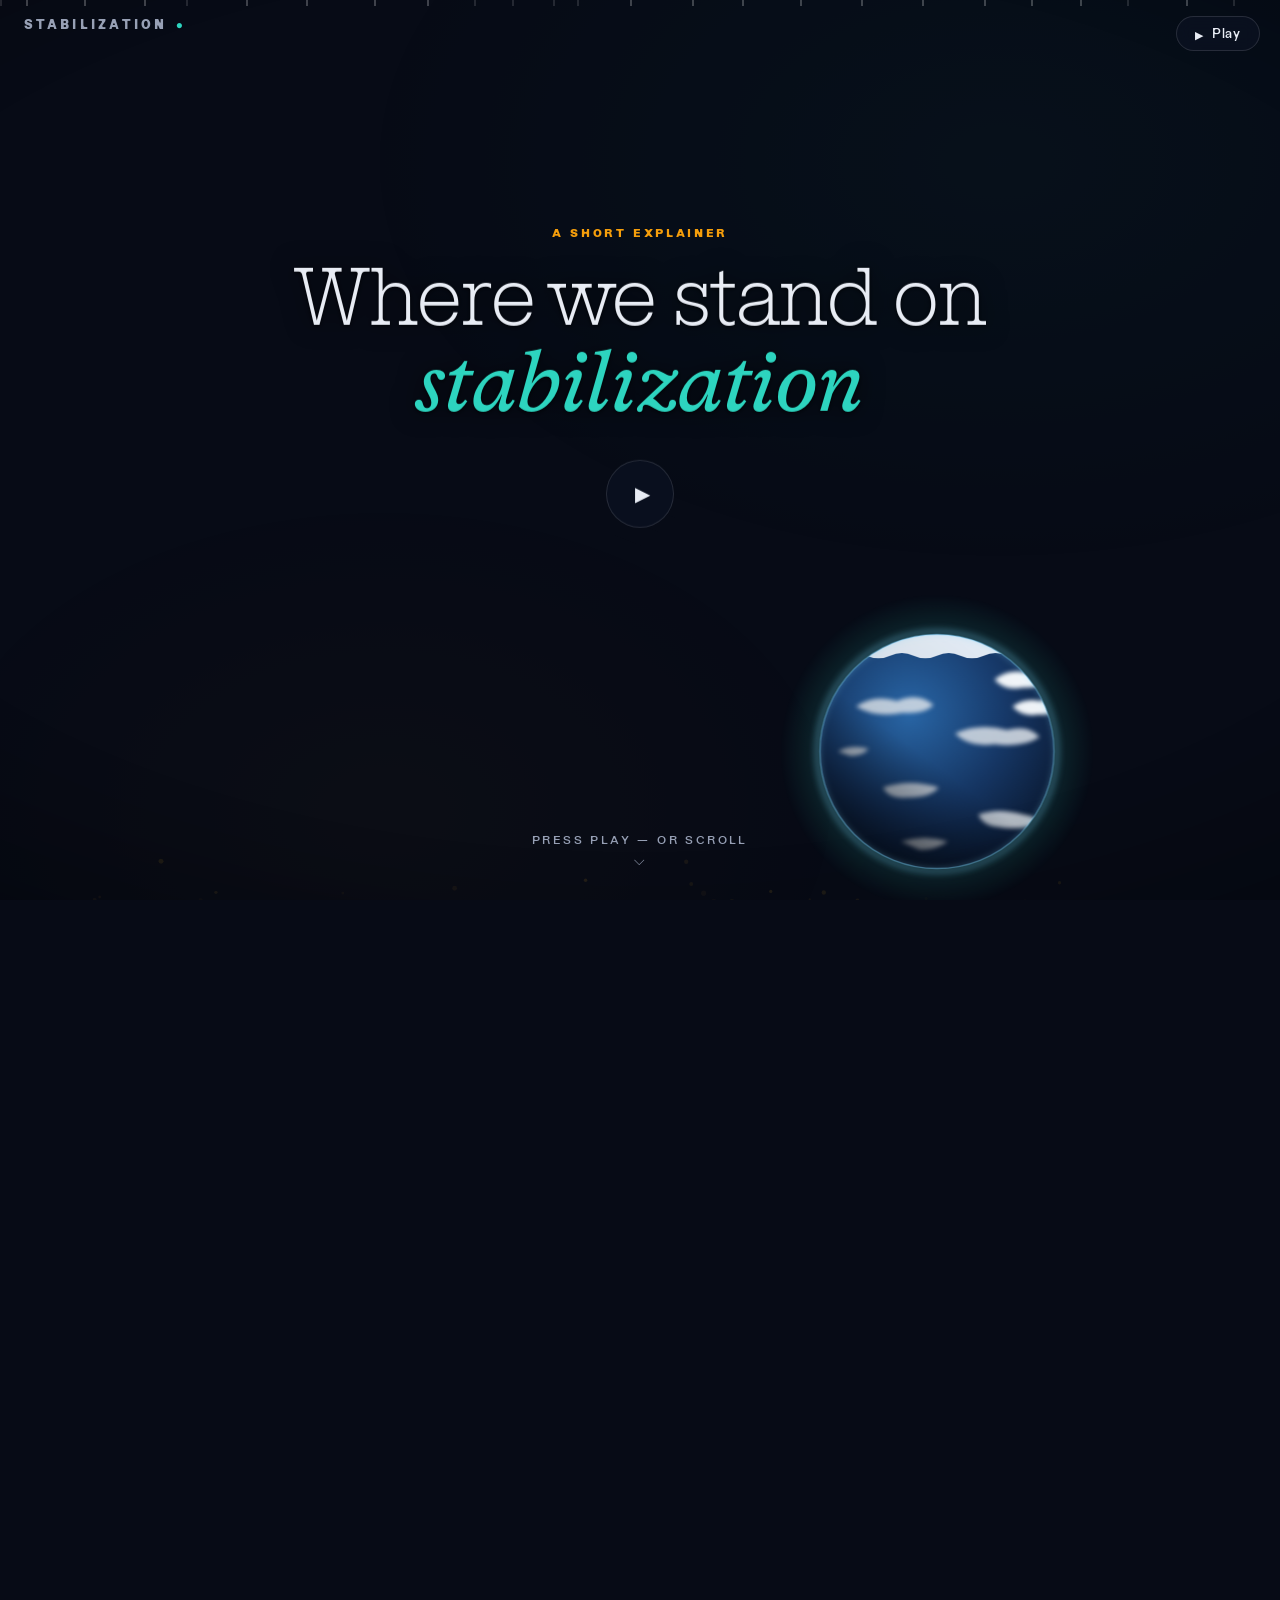
<file: risk-explainer/index.html>
<!DOCTYPE html>
<html lang="en">
<head>
<meta charset="UTF-8">
<meta name="viewport" content="width=device-width, initial-scale=1.0, viewport-fit=cover">
<meta name="robots" content="noindex, nofollow, noarchive, nosnippet, noimageindex">
<meta name="referrer" content="no-referrer">
<title>Where We Stand on Stabilization — The Global Risk and Stabilization Summit</title>
<link rel="icon" href="/assets/favicon.ico?v=c302b58f" sizes="any">
<meta name="description" content="A three-minute explainer: why warming is speeding up, the risk that remains after cutting emissions and adapting, and the young field working on Earth system stabilization.">
<!--
  Exported from the CEF research repo (analysis/deliverable-assets/outlier-stabilization-explainer-v2.html), v2 with Outlier's feedback.
  Site copy: fonts load from the site's own font files instead of being embedded.

  Built from tools/scroll-explainer/template.html. Zones 1–5 are this piece;
  zone 6 (the engine) is the template's, unchanged. Fonts are the
  globalstabilization.org typefaces, embedded so the file stays self-contained.
-->
<style>
/* The site's own web fonts: Dirk Light, OT Scholar, NewEdge 666 */
@font-face { font-family: "Dirk"; font-weight: 300; font-style: normal; font-display: block; src: url(/assets/fonts/Dirk-Light.woff2?v=7bca59de) format("woff2"); }
@font-face { font-family: "OT Scholar"; font-weight: 400; font-style: normal; font-display: block; src: url(/assets/fonts/OTScholar-Book.woff2?v=773ebd05) format("woff2"); }
@font-face { font-family: "OT Scholar"; font-weight: 400; font-style: italic; font-display: block; src: url(/assets/fonts/OTScholar-BookItalic.woff2?v=5bf3edfc) format("woff2"); }
@font-face { font-family: "NewEdge 666"; font-weight: 400; font-style: normal; font-display: block; src: url(/assets/fonts/NewEdge666-RegularRounded.woff2?v=f5d55f0e) format("woff2"); }
@font-face { font-family: "NewEdge 666"; font-weight: 800; font-style: normal; font-display: block; src: url(/assets/fonts/NewEdge666-UltraBoldRounded.woff2?v=48187657) format("woff2"); }

/* ======================================================================
   1. THEME TOKENS — colors from The Gap; type from globalstabilization.org.
   ====================================================================== */
:root {
  --ex-bg:              #070b16;
  --ex-surface:         rgba(12, 18, 34, 0.74);
  --ex-surface-border:  rgba(255, 255, 255, 0.12);
  --ex-text:            #e8ecf4;
  --ex-text-muted:      #97a0b5;
  --ex-text-faint:      #5a6478;
  --ex-accent:          #2dd4bf;
  --ex-accent-2:        #f59e0b;
  --ex-accent-3:        #ef4444;
  --ex-gradient:        linear-gradient(100deg, #fbbf24 0%, #f97316 45%, #ef4444 100%);
  --ex-glow:            rgba(45, 212, 191, 0.10);
  --ex-glow-2:          rgba(245, 158, 11, 0.08);
  --ex-particle:        251, 191, 36;
  --ex-font-body:       "OT Scholar", Georgia, serif;
  --ex-font-display:    Dirk, Georgia, serif;
  --ex-font-ui:         "NewEdge 666", "Helvetica Neue", Arial, sans-serif;
  --ex-radius:          14px;
  --ex-shadow-text:     0 1px 4px rgba(0, 0, 0, 0.7), 0 0 24px rgba(0, 0, 0, 0.7);
}

/* ======================================================================
   2. LAYOUT — structure only. References tokens; never raw colors.
   ====================================================================== */
* { margin: 0; padding: 0; box-sizing: border-box; }
html { scroll-behavior: auto; }
body {
  background: var(--ex-bg); color: var(--ex-text);
  font-family: var(--ex-font-body); overflow-x: hidden;
}

#track { position: relative; }
#stage { position: fixed; inset: 0; height: 100vh; height: 100dvh; overflow: hidden; }
button { touch-action: manipulation; -webkit-tap-highlight-color: transparent; }

#backdrop {
  position: absolute; inset: 0; opacity: 0; pointer-events: none;
  background:
    radial-gradient(1100px 700px at 78% 18%, var(--ex-glow), transparent 65%),
    radial-gradient(900px 600px at 30% 90%, var(--ex-glow-2), transparent 60%);
}
#vignette {
  position: absolute; inset: 0; pointer-events: none;
  background: radial-gradient(120% 90% at 50% 45%, transparent 55%, rgba(0,0,0,0.5) 100%);
}
#particles { position: absolute; inset: 0; pointer-events: none; }
#scene { position: absolute; inset: 0; width: 100%; height: 100%; }
svg text { font-family: var(--ex-font-ui); }
g.note text { font-family: var(--ex-font-body); }   /* labels grouped under one .note keep the serif italic */

.world-label { fill: var(--ex-text); font-weight: 800; }
.axis-label  { fill: var(--ex-text-faint); font-size: 18px; }
.note        { font-family: var(--ex-font-body); font-style: italic; }
.drawn       { fill: none; stroke-linecap: round; }
.bar         { fill: none; stroke-linecap: butt; }

.pulse-ring {
  fill: none; stroke: var(--ex-text); stroke-width: 2; opacity: 0.8;
  transform-origin: center; transform-box: fill-box;
  animation: pulse 2.4s ease-out infinite;
}
@keyframes pulse { 0% { transform: scale(0.6); opacity: .8; } 100% { transform: scale(3.4); opacity: 0; } }

/* ---------- HUD ---------- */
#hud { position: absolute; inset: 0; pointer-events: none; z-index: 5; }
#progressBar { position: absolute; top: 0; left: 0; height: 3px; width: 0%; background: var(--ex-gradient); }
.beat-tick { position: absolute; top: 0; width: 2px; height: 6px; background: var(--ex-surface-border); }
#brand {
  position: absolute; top: 18px; left: 24px; font-family: var(--ex-font-ui);
  font-size: 12px; font-weight: 800; letter-spacing: .26em; color: var(--ex-text-muted);
}
#brand span { color: var(--ex-accent); }
#readout {
  position: absolute; top: 14px; left: 50%; transform: translateX(-50%);
  text-align: center; font-family: var(--ex-font-ui); font-variant-numeric: tabular-nums;
  text-shadow: var(--ex-shadow-text); white-space: nowrap;
}
#readout .primary { font-size: 28px; font-weight: 800; letter-spacing: .02em; line-height: 1.1; }
#readout .secondary {
  font-size: 12px; font-weight: 800; letter-spacing: .22em; text-transform: uppercase; margin-top: 4px;
  background: var(--ex-gradient); -webkit-background-clip: text; background-clip: text;
  -webkit-text-fill-color: transparent;
}
.pill {
  pointer-events: auto; cursor: pointer;
  display: inline-flex; align-items: center; gap: 8px;
  background: var(--ex-surface); backdrop-filter: blur(8px); -webkit-backdrop-filter: blur(8px);
  border: 1px solid var(--ex-surface-border); border-radius: 999px;
  color: var(--ex-text); font: 400 13px var(--ex-font-ui); letter-spacing: .06em;
  padding: 11px 18px 7px; transition: border-color .2s, color .2s;
}
.pill:hover { border-color: var(--ex-text-muted); }
#playBtn { position: absolute; top: 16px; right: 20px; }
#playBtn .ico { font-size: 11px; }
#hint {
  position: absolute; bottom: 26px; left: 50%; transform: translateX(-50%); font-family: var(--ex-font-ui);
  font-size: 12px; letter-spacing: .2em; color: var(--ex-text-muted);
  text-transform: uppercase; text-align: center; line-height: 1.8; white-space: nowrap;
  animation: bob 2s ease-in-out infinite;
}
@keyframes bob { 0%,100% { transform: translate(-50%,0); } 50% { transform: translate(-50%,8px); } }

/* ---------- Captions ---------- */
.cap {
  --k: 0; --pos: translate(0, 0);
  position: absolute; z-index: 4; pointer-events: none;
  opacity: var(--k);
  transform: var(--pos) translateY(calc((1 - var(--k)) * 14px));
}
.cap .kicker {
  font-family: var(--ex-font-ui); font-size: 11px; font-weight: 800; letter-spacing: .24em;
  text-transform: uppercase; color: var(--ex-accent-2); margin-bottom: 12px;
}
.cap h2 {
  font-family: var(--ex-font-display); font-size: clamp(26px, 3.2vw, 42px); font-weight: 300;
  letter-spacing: -.01em; line-height: 1.12; margin-bottom: 12px;
}
.cap h2 em { font-family: var(--ex-font-body); font-style: italic; font-weight: 400; color: var(--ex-accent); }
.cap h2, .cap p { text-shadow: var(--ex-shadow-text); }
.cap p { font-size: clamp(15px, 1.35vw, 18px); color: var(--ex-text-muted); line-height: 1.55; }
.cap p strong { color: var(--ex-text); font-weight: 400; }
.cap p a { color: var(--ex-accent); text-decoration: none; border-bottom: 1px solid rgba(45, 212, 191, .4); }

.cap-center { --pos: translate(-50%, -50%); left: 50%; top: 42%; text-align: center; width: min(760px, 88vw); }
.cap-side   {
  --pos: translateY(-50%); left: 4.5%; top: 52%; width: min(390px, 40vw);
  background: var(--ex-surface); border: 1px solid var(--ex-surface-border);
  border-radius: var(--ex-radius); padding: 22px 24px 20px;
  backdrop-filter: blur(8px); -webkit-backdrop-filter: blur(8px);
}
.cap-side p:last-child, .cap-side h2:last-child { margin-bottom: 0; }

.hero-title { font-size: clamp(40px, 6.4vw, 84px) !important; line-height: 1.04 !important; }
.ex-short { display: none; }

/* ---------- Motion that runs on its own clock (not scroll) ---------- */
.cloud-drift { animation: cloudDrift 26s ease-in-out infinite alternate; }
@keyframes cloudDrift { from { transform: translateX(-34px); } to { transform: translateX(34px); } }
.cloud-drift-near { animation: cloudDriftNear 26s ease-in-out infinite alternate; }
@keyframes cloudDriftNear { from { transform: translateX(-8px); } to { transform: translateX(8px); } }
#earthRise { animation: earthRise 2.6s cubic-bezier(.16, 1, .3, 1) both; }
@keyframes earthRise { from { opacity: 0; transform: translateY(70px); } to { opacity: 1; transform: none; } }
.hero-title { animation: heroFocus 1.6s cubic-bezier(.2, .7, .2, 1) .25s both; }
@keyframes heroFocus { from { opacity: 0; filter: blur(12px); transform: translateY(10px); } to { opacity: 1; filter: none; transform: none; } }
[data-caption="intro"] .kicker { animation: fadeIn 1s ease .1s both; }
@keyframes fadeIn { from { opacity: 0; } to { opacity: 1; } }
#tail { animation: breathe 3.4s ease-in-out infinite; }
@keyframes breathe { 0%, 100% { fill-opacity: .9; } 50% { fill-opacity: .55; } }
.program { opacity: 0; transform: translateY(12px); transition: opacity .7s ease, transform .9s cubic-bezier(.16, 1, .3, 1); }
#finale.in .program { opacity: 1; transform: none; }
#finale.in .program:nth-child(2) { transition-delay: .09s; }
#finale.in .program:nth-child(3) { transition-delay: .18s; }
#finale.in .program:nth-child(4) { transition-delay: .27s; }
#finale.in .program:nth-child(5) { transition-delay: .36s; }
#finale.in .program:nth-child(6) { transition-delay: .45s; }
#finale.in .program:nth-child(7) { transition-delay: .54s; }
#finale.in .program:nth-child(8) { transition-delay: .63s; }
#finale.in .program:nth-child(9) { transition-delay: .72s; }
#finale.in .program:nth-child(10) { transition-delay: .81s; }
#finale.in .program-group + .program-group .program { transition-delay: calc(.25s + var(--i, 0) * .07s); }
/* Portrait phones and tablets see the world at about half scale: lift small scene labels. */
@media (max-aspect-ratio: 105/100) and (max-width: 900px) {
  .axis-label, .ph { font-size: 25px; }
  .ph-node { font-size: 24px; }
  .ph-small { font-size: 19px; }
  .ph-bar { font-size: 20px; }
  .ph-band { font-size: 22px; }
  .ex-long { display: none; }       /* short example names under the curve on a phone */
  .ex-short { display: inline; }
}
@media (prefers-reduced-motion: reduce) {
  .cloud-drift, .cloud-drift-near, #earthRise, .hero-title, #tail, [data-caption="intro"] .kicker { animation: none; }
  .program { transition: none; }
}
#heroPlay {
  margin: 36px auto 0; width: 68px; height: 68px; border-radius: 50%;
  display: flex; align-items: center; justify-content: center;
  background: var(--ex-surface); backdrop-filter: blur(8px); -webkit-backdrop-filter: blur(8px);
  border: 1.5px solid var(--ex-surface-border); color: var(--ex-text); cursor: pointer;
  font-size: 20px; padding-left: 5px; pointer-events: auto;
  opacity: 0; transform: scale(.85);
  transition: opacity .7s ease, transform .7s ease, border-color .2s;
}
#heroPlay.show { opacity: 1; transform: scale(1); animation: heroPulse 2.4s ease-out infinite; }
#heroPlay.show:hover { border-color: var(--ex-text-muted); }
#heroPlay.gone { opacity: 0 !important; transform: scale(.8); pointer-events: none; animation: none; }
@keyframes heroPulse {
  0% { box-shadow: 0 0 0 0 var(--ex-glow); }
  70%, 100% { box-shadow: 0 0 0 20px transparent; }
}

/* ---------- Finale ---------- */
#dim {
  position: absolute; inset: 0; opacity: 0; pointer-events: none; z-index: 6;
  background: radial-gradient(900px 500px at 50% 60%, rgba(0,0,0,0.85), rgba(0,0,0,0.93));
}
#finale {
  position: absolute; inset: 0; z-index: 7; opacity: 0; pointer-events: none;
  display: flex; flex-direction: column; align-items: center; justify-content: center;
  text-align: center; padding: 0 24px 60px;
}
#finale .kicker { font-family: var(--ex-font-ui); font-size: 11px; font-weight: 800; letter-spacing: .26em; text-transform: uppercase; color: var(--ex-text-muted); margin-bottom: 22px; }
#finale .question {
  font-family: var(--ex-font-display); font-weight: 300;
  font-size: clamp(34px, 6vw, 68px); line-height: 1.1; max-width: 900px; margin-bottom: 30px;
}
#finale .question .highlight { background: var(--ex-gradient); -webkit-background-clip: text; background-clip: text; -webkit-text-fill-color: transparent; }
.program-group { margin-bottom: 18px; }
.group-label { font-family: var(--ex-font-ui); font-size: 10px; font-weight: 800; letter-spacing: .22em; text-transform: uppercase; color: var(--ex-accent); margin-bottom: 8px; }
.programs { display: flex; flex-wrap: wrap; justify-content: center; gap: 8px; max-width: 1100px; }
#replay { margin-top: 12px; }
#finale { justify-content: safe center; overflow-y: auto; padding: 44px 24px 24px; }
#finale .kicker { margin-bottom: 12px; }
#finale .question { font-size: clamp(30px, 4.2vw, 50px); margin-bottom: 12px; }
#finale .landing { font-size: clamp(14px, 1.3vw, 16px); max-width: 560px; margin: 0 0 26px; }
/* organizations: balanced columns of named groups, links underlined */
.org-grid { columns: 3 200px; column-gap: 48px; width: min(1080px, 100%); text-align: left; }
.org-group { break-inside: avoid; margin: 0 0 26px; opacity: 0; transform: translateY(10px); transition: opacity .7s ease, transform .9s cubic-bezier(.16, 1, .3, 1); }
#finale.in .org-group { opacity: 1; transform: none; }
#finale.in .org-group:nth-child(2) { transition-delay: .08s; } #finale.in .org-group:nth-child(3) { transition-delay: .16s; }
#finale.in .org-group:nth-child(4) { transition-delay: .24s; } #finale.in .org-group:nth-child(5) { transition-delay: .32s; }
#finale.in .org-group:nth-child(6) { transition-delay: .40s; } #finale.in .org-group:nth-child(7) { transition-delay: .48s; }
.org-group .group-label { font-size: 12.5px; letter-spacing: .18em; margin-bottom: 8px; line-height: 1.4; }
.org-group ul { list-style: none; margin: 0; padding: 0; }
.org-group li { font: 400 17px/1.7 var(--ex-font-ui); letter-spacing: .02em; color: var(--ex-text-muted); }
.org-group li a { color: var(--ex-text); text-decoration: none; border-bottom: 1px solid rgba(45, 212, 191, .4); }
.org-group li a:hover { color: var(--ex-accent); border-bottom-color: var(--ex-accent); }
.finale-actions { display: flex; flex-wrap: wrap; gap: 12px; justify-content: center; align-items: center; margin: 10px 0 16px; }
.finale-actions .pill, .finale-actions #replay { margin: 0; line-height: 1.2; font-size: 15px; padding: 12.8px 22px 9.2px; }
.pill.primary { background: var(--ex-accent); color: #070b16; border-color: var(--ex-accent); font-weight: 800; text-decoration: none; }
.pill.primary:hover { filter: brightness(1.08); }
#finale .reading-line { font-size: 14.5px; }
#finale #sources { position: static; transform: none; margin: 14px auto 0; width: min(760px, 100%); font: 400 11px/1.6 var(--ex-font-ui); letter-spacing: .02em; color: var(--ex-text-faint); }
.program {
  background: var(--ex-surface); border: 1px solid var(--ex-surface-border); border-radius: var(--ex-radius);
  padding: 10px 12px; text-align: left; min-width: 0;
}
.program .name { font-family: var(--ex-font-ui); font-weight: 800; font-size: 15px; letter-spacing: .04em; margin-bottom: 3px; }
.program .name a, .reading-line a { color: var(--ex-text); text-decoration: none; }
.program .name a:hover, .reading-line a:hover { color: var(--ex-accent); }
.reading-line { font: 400 13px var(--ex-font-ui); color: var(--ex-text-muted); letter-spacing: .04em; margin: 4px 0 2px; }
.reading-line a { border-bottom: 1px solid var(--ex-surface-border); }
.program .what { font-size: 12.5px; line-height: 1.35; color: var(--ex-text-muted); width: 128px; }
#finale .landing { font-size: clamp(15px, 1.6vw, 18px); color: var(--ex-text-muted); max-width: 620px; line-height: 1.5; margin: -10px 0 26px; }
#sources {
  position: absolute; bottom: 14px; left: 50%; transform: translateX(-50%);
  width: min(880px, 92vw); font-size: 11px; color: var(--ex-text-faint); line-height: 1.55;
}
#sources a { color: var(--ex-text-muted); }

/* ---------- Small screens ---------- */
@media (max-width: 700px) {
  .org-grid { column-gap: 22px; }
  .org-group li { font-size: 15px; line-height: 1.6; }
  .org-group .group-label { font-size: 10.5px; letter-spacing: .14em; }
  #brand { display: none; }
  #readout { left: 18px; transform: none; text-align: left; }
  #readout .primary { font-size: 22px; }
  #readout .secondary { font-size: 10px; }
  #playBtn { top: 12px; right: 12px; min-height: 44px; padding: 10px 16px; }
  .cap-side { --pos: translate(0, 0); left: 4.5%; top: auto; bottom: calc(5% + env(safe-area-inset-bottom)); width: 91vw; padding: 16px 18px; }
  .cap h2 { font-size: 25px; }
  .cap p { font-size: 15px; }
  .programs { gap: 6px; }
  .program { min-width: 0; width: auto; padding: 7px 10px; }
  .program .name { font-size: 13px; margin: 0; }
  .program .what { display: none; }   /* names only on phones; each still links */
  .program-group { margin-bottom: 10px; }
  #finale .question { font-size: 32px; }
  #finale .question { margin-bottom: 18px; }
  #finale .landing { font-size: 14px; margin: -4px 0 18px; }
  #sources { font-size: 9px; }
  #hint { font-size: 11px; }
}
</style>
</head>
<body>

<div id="track">
  <div id="stage">
    <div id="backdrop"></div>
    <canvas id="particles"></canvas>

    <!-- ==================================================================
         3. SCENE — world 2400×1600. Regions: A warming chart (left), B Earth
         and its four systems (center), C impact curve + money (right),
         D history lanes (bottom left), E the field (bottom right).
         ================================================================== -->
    <svg id="scene" preserveAspectRatio="xMidYMid slice" xmlns="http://www.w3.org/2000/svg" role="img"
         aria-label="Animated explainer: warming, Earth's reflectivity, the impact curve, and the stabilization field">
      <defs>
        <radialGradient id="earthFill" cx="38%" cy="34%" r="75%">
          <stop offset="0%" stop-color="#2b6cb0"/>
          <stop offset="55%" stop-color="#173a6b"/>
          <stop offset="100%" stop-color="#0a1830"/>
        </radialGradient>
        <radialGradient id="earthGlow" cx="50%" cy="50%" r="50%">
          <stop offset="70%" stop-color="#2dd4bf" stop-opacity="0.16"/>
          <stop offset="100%" stop-color="#2dd4bf" stop-opacity="0"/>
        </radialGradient>
        <linearGradient id="nightSide" x1="78%" y1="12%" x2="18%" y2="92%">
          <stop offset="0%" stop-color="#020409" stop-opacity="0"/>
          <stop offset="52%" stop-color="#020409" stop-opacity="0.08"/>
          <stop offset="100%" stop-color="#020409" stop-opacity="0.72"/>
        </linearGradient>
        <clipPath id="earthClip"><circle cx="1150" cy="520" r="130"/></clipPath>
        <filter id="softGlow" x="-50%" y="-50%" width="200%" height="200%">
          <feGaussianBlur stdDeviation="6" result="blur"/>
          <feMerge><feMergeNode in="blur"/><feMergeNode in="SourceGraphic"/></feMerge>
        </filter>
        <filter id="cloudBlur" x="-20%" y="-50%" width="140%" height="200%"><feGaussianBlur stdDeviation="2.2"/></filter>
        <filter id="rimBlur" x="-10%" y="-10%" width="120%" height="120%"><feGaussianBlur stdDeviation="3.5"/></filter>
        <clipPath id="curveClip"><rect x="1680" y="300" width="582" height="460"/></clipPath>
        <pattern id="dots" x="1450" y="976" width="10" height="10" patternUnits="userSpaceOnUse">
          <circle cx="5" cy="5" r="2.3" fill="#97a0b5"/>
        </pattern>
        <pattern id="dotsTeal" x="1450" y="976" width="10" height="10" patternUnits="userSpaceOnUse">
          <circle cx="5" cy="5" r="2.5" fill="#2dd4bf"/>
        </pattern>
        <pattern id="dotsWarm" x="1450" y="976" width="10" height="10" patternUnits="userSpaceOnUse">
          <circle cx="5" cy="5" r="2.3" fill="#f59e0b" fill-opacity=".85"/>
        </pattern>
      </defs>
      <g id="world">

        <!-- ===== A. Warming chart: x = 150 + (year − 1950) × 3.33, y = 700 − °C × 140.6 ===== -->
        <g id="regionA">
          <g id="chartAxes" opacity="0">
            <line x1="150" y1="700" x2="650" y2="700" stroke="#5a6478" stroke-width="1.5"/>
            <text class="axis-label" x="150" y="732" text-anchor="middle">1950</text>
            <text class="axis-label" x="317" y="732" text-anchor="middle">2000</text>
            <text class="axis-label" x="483" y="732" text-anchor="middle">2050</text>
            <text class="axis-label" x="650" y="732" text-anchor="middle">2100</text>
          </g>
          <g id="line15" opacity="0">
            <line x1="150" y1="489" x2="650" y2="489" stroke="#2dd4bf" stroke-opacity=".6" stroke-width="2" stroke-dasharray="6 7"/>
            <text x="158" y="478" font-size="20" font-weight="800" fill="#2dd4bf">1.5°C</text>
          </g>
          <g id="line2" opacity="0">
            <line x1="150" y1="419" x2="650" y2="419" stroke="#f59e0b" stroke-opacity=".6" stroke-width="2" stroke-dasharray="6 7"/>
            <text x="158" y="408" font-size="20" font-weight="800" fill="#f59e0b">2°C</text>
          </g>
          <g id="line3" opacity="0">
            <line x1="150" y1="278" x2="650" y2="278" stroke="#ef4444" stroke-opacity=".55" stroke-width="2" stroke-dasharray="6 7"/>
            <text x="158" y="267" font-size="20" font-weight="800" fill="#ef4444">3°C · <tspan class="note" font-weight="400" font-size="19">what banks stress-test for</tspan></text>
          </g>
          <path id="obsLine" class="drawn" data-stroke="3.5" stroke="#e8ecf4"
                pathLength="1" stroke-dasharray="1 2" stroke-dashoffset="1"
                d="M150,658 C200,650 240,640 250,637 C285,625 300,605 317,595 C335,580 350,560 367,545 C380,530 392,510 403,496"/>
          <g id="todayDot" opacity="0">
            <circle class="pulse-ring" cx="403" cy="496" r="6"/>
            <circle cx="403" cy="496" r="6" fill="#e8ecf4"/>
            <text x="414" y="528" font-size="18" fill="#97a0b5">today</text>
          </g>
          <!-- outcome bands, in the colors of the keynote deck's "Every increment of warming" slide
               (pledged, current policies, pre-Paris: 3°C+). Faster warming lifts all three. Illustrative. -->
          <defs>
            <clipPath id="clipPledge"><rect id="clipPledgeRect" x="403" y="0" width="0" height="800"/></clipPath>
            <clipPath id="clipCurrent"><rect id="clipCurrentRect" x="403" y="0" width="0" height="800"/></clipPath>
            <clipPath id="clipFast"><rect id="clipFastRect" x="403" y="0" width="0" height="800"/></clipPath>
          </defs>
          <!-- where the bands were, shown once faster warming lifts them -->
          <g id="bandGhosts" opacity="0" fill="none" stroke-width="2" stroke-opacity=".9" stroke-dasharray="5 5">
            <path stroke="#c4606e" d="M403,496 C440,430 520,300 650,138 L650,222 C520,340 440,445 403,496 Z"/><path stroke="#f4b67a" d="M403,496 C450,440 540,350 650,264 L650,334 C540,392 450,452 403,496 Z"/><path stroke="#fcd47a" d="M403,496 C450,455 540,400 650,348 L650,405 C540,440 450,470 403,496 Z"/>
          </g>
          <g id="bands">
            <path clip-path="url(#clipFast)" fill="#c4606e" fill-opacity=".85" d="M403,496 C440,430 520,300 650,138 L650,222 C520,340 440,445 403,496 Z"/>
            <path clip-path="url(#clipCurrent)" fill="#f4b67a" fill-opacity=".9" d="M403,496 C450,440 540,350 650,264 L650,334 C540,392 450,452 403,496 Z"/>
            <path clip-path="url(#clipPledge)" fill="#fcd47a" fill-opacity=".85" d="M403,496 C450,455 540,400 650,348 L650,405 C540,440 450,470 403,496 Z"/>
          </g>
          <g id="preParisLabel" opacity="0"><text class="note ph" x="662" y="172" font-size="19" fill="#e48a97"><tspan x="662">3°C+, the path</tspan><tspan x="662" dy="1.15em">we were on</tspan><tspan x="662" dy="1.15em">before Paris</tspan></text></g>
          <g id="fastLabel" opacity="0"><text class="note ph" x="180" y="150" font-size="19" fill="#e48a97"><tspan x="180">if warming speeds up,</tspan><tspan x="180" dy="1.15em">every path runs hotter ↑</tspan></text></g>
          <g id="projLabel" opacity="0"><text class="note ph" x="662" y="306" font-size="19" fill="#f4b67a">our current path</text></g>
          <g id="pledgeLabel" opacity="0"><text class="note ph" x="662" y="384" font-size="19" fill="#fcd47a">pledges</text></g>
        </g>

        <!-- ===== B. Earth, sunlight, and the four systems (center 1150,520) ===== -->
        <g id="regionB">
          <!-- the far half of the satellite's orbit, drawn before the globe so the globe hides it -->
          <g id="orbitBack" opacity="0">
            <path d="M985,520 A165,56 0 0 1 1315,520" transform="rotate(-18 1150 520)" fill="none" stroke="#97a0b5" stroke-opacity=".5" stroke-width="1.5" stroke-dasharray="3 6"/>
          </g>
          <g id="earthRise">
            <circle cx="1150" cy="520" r="175" fill="url(#earthGlow)"/>
            <circle cx="1150" cy="520" r="130" fill="url(#earthFill)"/>
            <g clip-path="url(#earthClip)">
              <path id="iceCap" fill="#eef4fb" d="M1020,330 L1280,330 L1280,413.5 q-13,-6 -26,0 t-26,0 t-26,0 t-26,0 t-26,0 t-26,0 t-26,0 t-26,0 t-26,0 t-26,0 Z"/>
              <g id="clouds" fill="#f1f5f9" filter="url(#cloudBlur)">
                <g class="cloud-drift">
                  <path d="M1060,470 q20,-14 46,-6 q22,-10 40,4 q-8,10 -34,9 q-30,6 -52,-7z"/>
                  <path d="M1170,500 q26,-12 58,-4 q24,-6 36,8 q-18,12 -50,8 q-28,4 -44,-12z"/>
                  <path d="M1090,560 q30,-10 62,0 q-10,12 -36,11 q-20,2 -26,-11z"/>
                  <path d="M1196,590 q22,-8 50,0 q14,2 20,10 q-24,8 -48,4 q-18,-2 -22,-14z"/>
                  <path d="M1040,520 q14,-8 34,-3 q-6,8 -20,8z"/>
                  <path d="M1110,620 q26,-8 52,0 q-14,10 -32,9z"/>
                  <path d="M1250,440 q14,-6 30,0 q-8,6 -22,6z"/>
                </g>
              </g>
              <!-- the bright clouds rays D and E bounce off (beats 2–3): they rise with the globe and drift in
                   step with the other clouds, over a shorter range so they stay under their rays. D thins
                   away as Earth darkens; E stays, so two reflections remain at the end. -->
              <g class="cloud-drift-near"><path id="cloudE" fill="#f1f5f9" filter="url(#cloudBlur)" d="M1234,470 q14,-10 30,-6 q12,-4 22,6 q-6,10 -24,9 q-18,3 -28,-9z"/></g>
              <g class="cloud-drift-near"><path id="cloudD" fill="#f1f5f9" filter="url(#cloudBlur)" d="M1214,440 q14,-12 34,-8 q16,-6 24,6 q-6,12 -26,11 q-22,4 -32,-9z"/></g>
              <!-- night side: the sun is up and to the right -->
              <circle cx="1150" cy="520" r="130" fill="url(#nightSide)"/>
            </g>
            <circle id="earthShade" cx="1150" cy="520" r="130" fill="#020409" fill-opacity=".42" opacity="0"/>
            <circle cx="1150" cy="520" r="133" fill="none" stroke="#7dd3fc" stroke-opacity=".28" stroke-width="7" filter="url(#rimBlur)"/>
            <circle cx="1150" cy="520" r="130" fill="none" stroke="#7dd3fc" stroke-opacity=".4" stroke-width="1.5"/>
          </g>

          <!-- sunlight (beats 2–3). Six rays, evenly spaced as seen from the sun. Ice and clouds
               scatter light back toward the sun; open ocean absorbs it (warm glow). A hits the edge of
               the ice cap and D a bright cloud: as the cap shrinks and the cloud thins, both give way to
               absorption, leaving B (ice near the pole) and E (a lasting cloud) reflecting. Each reflected arrow starts
               where its incoming ray lands, making a V at the bright surface, and is drawn longer. -->
          <g id="sunArrows">
            <g fill="#fbbf24">
              <path id="rayIn1" class="drawn" stroke="#fbbf24" stroke-width="5" pathLength="1" stroke-dasharray="1 2" stroke-dashoffset="1" d="M1169.8,305.3 L1117.5,384.7"/>
              <path id="rayIn2" class="drawn" stroke="#fbbf24" stroke-width="5" pathLength="1" stroke-dasharray="1 2" stroke-dashoffset="1" d="M1225.8,299.9 L1173.5,379.3"/>
              <path id="rayIn3" class="drawn" stroke="#fbbf24" stroke-width="5" pathLength="1" stroke-dasharray="1 2" stroke-dashoffset="1" d="M1269.6,313.5 L1217.3,392.8"/>
              <path id="rayIn4" class="drawn" stroke="#fbbf24" stroke-width="5" pathLength="1" stroke-dasharray="1 2" stroke-dashoffset="1" d="M1304.7,340.0 L1252.5,419.3"/>
              <path id="rayIn5" class="drawn" stroke="#fbbf24" stroke-width="5" pathLength="1" stroke-dasharray="1 2" stroke-dashoffset="1" d="M1330.6,380.5 L1278.3,459.8"/>
              <path id="rayIn6" class="drawn" stroke="#fbbf24" stroke-width="5" pathLength="1" stroke-dasharray="1 2" stroke-dashoffset="1" d="M1338.5,448.4 L1286.2,527.7"/>
              <g id="rayInHeads">
                <polygon opacity="0" points="1112.0,393.0 1113.3,377.1 1126.2,385.6"/>
                <polygon opacity="0" points="1168.0,387.6 1169.3,371.7 1182.2,380.2"/>
                <polygon opacity="0" points="1211.8,401.1 1213.1,385.2 1226.0,393.7"/>
                <polygon opacity="0" points="1247.0,427.7 1248.2,411.7 1261.1,420.2"/>
                <polygon opacity="0" points="1272.8,468.2 1274.1,452.2 1287.0,460.7"/>
                <polygon opacity="0" points="1280.7,536.1 1282.0,520.2 1294.9,528.6"/>
              </g>
            </g>
            <circle id="glowA" cx="1109.8" cy="396.4" r="7" fill="#f97316" filter="url(#softGlow)" opacity="0"/>
            <circle id="glowG" cx="1209.6" cy="404.5" r="7" fill="#f97316" filter="url(#softGlow)" opacity="0"/>
            <circle id="glowD" cx="1244.8" cy="431.0" r="7" fill="#f97316" filter="url(#softGlow)" opacity="0"/>
            <circle id="glowF" cx="1278.5" cy="539.4" r="7" fill="#f97316" filter="url(#softGlow)" opacity="0"/>
            <g id="rayOutA" fill="#e8ecf4">
              <path class="drawn rayOutLine" stroke="#e8ecf4" stroke-width="5" pathLength="1" stroke-dasharray="1 2" stroke-dashoffset="1" d="M1112.0,393.0 L1261.5,260.1"/>
              <polygon class="rayHead" opacity="0" points="1269.0,253.5 1263.6,268.6 1253.4,257.0"/>
            </g>
            <g id="rayOutB" fill="#e8ecf4">
              <path class="drawn rayOutLine" stroke="#e8ecf4" stroke-width="5" pathLength="1" stroke-dasharray="1 2" stroke-dashoffset="1" d="M1168.0,387.6 L1317.5,254.7"/>
              <polygon class="rayHead" opacity="0" points="1325.0,248.1 1319.6,263.2 1309.4,251.6"/>
            </g>
            <g id="rayOutD" fill="#e8ecf4">
              <path class="drawn rayOutLine" stroke="#e8ecf4" stroke-width="5" pathLength="1" stroke-dasharray="1 2" stroke-dashoffset="1" d="M1247.0,427.7 L1396.5,294.8"/>
              <polygon class="rayHead" opacity="0" points="1404.0,288.2 1398.6,303.3 1388.4,291.7"/>
            </g>
            <g id="rayOutE" fill="#e8ecf4">
              <path class="drawn rayOutLine" stroke="#e8ecf4" stroke-width="5" pathLength="1" stroke-dasharray="1 2" stroke-dashoffset="1" d="M1272.8,468.2 L1422.3,335.3"/>
              <polygon class="rayHead" opacity="0" points="1429.8,328.7 1424.4,343.8 1414.2,332.2"/>
            </g>
            <g id="sunLabels" opacity="0">
              <text data-edge="right" x="1362" y="424" font-size="20" font-weight="800" fill="#fbbf24">Sunlight in</text>
              <text data-edge="right" x="1290" y="205" font-size="20" font-weight="800" fill="#e8ecf4">Reflected back</text>
              <text x="1305" y="545" class="note" font-size="20" fill="#f97316">absorbed</text>
            </g>
          </g>

          <!-- heat gain bars (beat 3) -->
          <g id="heatGroup" opacity="0">
            <text class="ph" x="1392" y="584" text-anchor="middle" font-size="18" fill="#97a0b5">Heat gain</text>
            <rect x="1380" y="596" width="24" height="114" rx="12" fill="#0c1222" stroke="#97a0b5" stroke-width="2"/>
            <circle cx="1392" cy="720" r="17" fill="#0c1222" stroke="#97a0b5" stroke-width="2"/>
            <rect id="thermoFill" x="1385.5" y="666" width="13" height="50" rx="6.5" fill="#ef4444"/>
            <circle cx="1392" cy="720" r="12" fill="#ef4444"/>
            <text class="ph-small" x="1392" y="762" text-anchor="middle" font-size="13" fill="#5a6478">NASA CERES satellites</text>
          </g>
          <g id="heatX2" opacity="0"><text x="1414" y="628" font-size="24" font-weight="800" fill="#ef4444">×2</text></g>

          <!-- the four systems (b4, then back for stabilization) -->
          <g id="systemsLayer">
          <path id="ring" class="drawn" data-stroke="2" stroke="#97a0b5" stroke-opacity=".7"
                pathLength="1" stroke-dasharray="1 2" stroke-dashoffset="1"
                d="M1150,290 A230,230 0 1 1 1149.9,290"/>
          <path id="ringSteady" class="drawn" data-stroke="3" stroke="#2dd4bf"
                pathLength="1" stroke-dasharray="1 2" stroke-dashoffset="1"
                d="M1150,290 A230,230 0 1 1 1149.9,290"/>
          <!-- a stress pulse that runs around the ring, flaring each system it reaches (beat 4) -->
          <circle id="cascadePulse" cx="1150" cy="290" r="9" fill="#ef4444" filter="url(#softGlow)" opacity="0"/>
          <g id="nodes" opacity="0">
            <circle class="node" cx="1150" cy="290" r="26" fill="#0c1222" stroke="#ef4444" stroke-width="3"/>
            <circle class="node" cx="1380" cy="520" r="26" fill="#0c1222" stroke="#ef4444" stroke-width="3"/>
            <circle class="node" cx="1150" cy="750" r="26" fill="#0c1222" stroke="#ef4444" stroke-width="3"/>
            <circle class="node" cx="920"  cy="520" r="26" fill="#0c1222" stroke="#ef4444" stroke-width="3"/>
          </g>
          <!-- steadied one by one as the teal ring reaches them (beat 9) -->
          <g fill="#0c1222" stroke="#2dd4bf" stroke-width="3">
            <circle class="halo" opacity="0" cx="1150" cy="290" r="26"/>
            <circle class="halo" opacity="0" cx="1380" cy="520" r="26"/>
            <circle class="halo" opacity="0" cx="1150" cy="750" r="26"/>
            <circle class="halo" opacity="0" cx="920"  cy="520" r="26"/>
          </g>
          <g id="nodeLabels" opacity="0" class="world-label ph-node" font-size="21">
            <text x="1150" y="248" text-anchor="middle">Arctic &amp; ocean currents</text>
            <text x="1380" y="578" text-anchor="middle">Ice sheets</text>
            <text x="1150" y="808" text-anchor="middle">Ecosystems</text>
            <text x="920"  y="578" text-anchor="middle">Brightness</text>
          </g>
          <g id="humanBand" opacity="0">
            <rect x="890" y="856" width="520" height="46" fill="#0c1222" stroke="#f59e0b" stroke-opacity=".55" stroke-dasharray="5 6"/>
            <text class="ph-band" x="1150" y="886" text-anchor="middle" font-size="19"><tspan font-weight="800" fill="#f59e0b">Human systems</tspan><tspan class="note" fill="#e8ecf4" dx="10">food · water · migration · institutions</tspan></text>
          </g>
          </g>

          <!-- watching (beat 10) -->
          <g id="orbit" opacity="0">
            <path d="M1315,520 A165,56 0 0 1 985,520" transform="rotate(-18 1150 520)" fill="none" stroke="#97a0b5" stroke-opacity=".5" stroke-width="1.5" stroke-dasharray="3 6"/>
          </g>
          <g id="satellite" opacity="0">
            <g id="satBody">
              <rect x="-6" y="-6" width="12" height="12" fill="#e8ecf4"/>
              <rect x="-26" y="-3" width="16" height="6" fill="#2dd4bf"/>
              <rect x="10" y="-3" width="16" height="6" fill="#2dd4bf"/>
            </g>
          </g>
          <g id="satTimeline" opacity="0">
            <path id="satLine" class="bar" stroke="#2dd4bf" stroke-width="8" pathLength="1" stroke-dasharray="1 2" stroke-dashoffset="1" d="M960,930 L1290,930"/>
            <text class="ph" x="960" y="964" text-anchor="middle" font-size="18" fill="#97a0b5">2000</text>
            <text class="ph" x="1290" y="964" text-anchor="middle" font-size="18" fill="#97a0b5">2027</text>
            <text class="ph" x="1125" y="912" text-anchor="middle" font-size="18" fill="#2dd4bf">NASA CERES · Earth's energy budget</text>
          </g>
          <g id="satGap" opacity="0">
            <line x1="1300" y1="930" x2="1400" y2="930" stroke="#ef4444" stroke-width="3" stroke-dasharray="4 7"/>
            <text class="ph" x="1350" y="912" text-anchor="middle" font-size="18" fill="#ef4444">then?</text>
          </g>

          <!-- ideas (beats 11–12) -->
          <g id="ideaReef" opacity="0"><text class="note ph" x="1150" y="834" text-anchor="middle" font-size="19" fill="#2dd4bf">brighter clouds over reefs</text></g>
          <g id="ideaArctic" opacity="0" class="note ph" font-size="19" fill="#2dd4bf"><text x="1150" y="354" text-anchor="middle">thicker sea ice</text><text x="1150" y="378" text-anchor="middle">frozen permafrost</text></g>
          <g id="ideaIce" opacity="0" class="note ph" font-size="19" fill="#2dd4bf">
            <text x="1380" y="604" text-anchor="middle">slower glaciers</text>
            <text x="1380" y="628" text-anchor="middle">seabed curtains</text>
          </g>
          <circle id="brightHalo" opacity="0" cx="1150" cy="520" r="146" fill="none" stroke="#2dd4bf" stroke-width="6" stroke-opacity=".55"/>
          <g id="reflectMore" opacity="0">
            <circle cx="920" cy="520" r="26" fill="#2dd4bf" fill-opacity=".35" stroke="#2dd4bf" stroke-width="3"/>
            <text x="920" y="604" text-anchor="middle" class="note ph" font-size="19" fill="#2dd4bf">reflect a little more?</text>
          </g>
        </g>

        <!-- ===== C. Impact distribution (after the summit keynote slide): severity → right, frequency ↑.
             A century-ago curve sits left of the "adaptable" line; warming pushes it up and right and
             grows a catastrophic tail; cutting emissions pulls it back; adapting moves the line;
             a tail remains. The examples mark points along the severity axis. ===== -->
        <g id="regionC">
          <g id="curveAxis" opacity="0">
            <line x1="1680" y1="760" x2="2262" y2="760" stroke="#5a6478" stroke-width="1.5"/>
            <text class="axis-label" x="1680" y="790">milder</text>
            <text class="axis-label" data-edge="right" x="2262" y="884" text-anchor="end">more severe →</text>
            <text class="axis-label" x="1676" y="756" transform="rotate(-90 1676 756)">how often →</text>
          </g>
          <g id="example1" class="example" opacity="0" fill="#97a0b5"><line x1="1855" y1="763" x2="1855" y2="775" stroke="#97a0b5" stroke-opacity=".6"/><text class="note" x="1855" y="790" text-anchor="end" font-size="17" transform="rotate(-35 1855 790)">Gulf Coast hurricane</text></g>
          <g id="example2" class="example" opacity="0" fill="#97a0b5"><line x1="1950" y1="763" x2="1950" y2="775" stroke="#97a0b5" stroke-opacity=".6"/><text class="note" x="1950" y="790" text-anchor="end" font-size="17" transform="rotate(-35 1950 790)">Sahel drought</text></g>
          <g id="example3" class="example" opacity="0" fill="#97a0b5"><line x1="2040" y1="763" x2="2040" y2="775" stroke="#97a0b5" stroke-opacity=".6"/><text class="note" x="2040" y="790" text-anchor="end" font-size="17" transform="rotate(-35 2040 790)">failed monsoon</text></g>
          <g id="example4" class="example" opacity="0" fill="#97a0b5"><line x1="2125" y1="763" x2="2125" y2="775" stroke="#97a0b5" stroke-opacity=".6"/><text class="note" x="2125" y="790" text-anchor="end" font-size="17" transform="rotate(-35 2125 790)">reefs lost</text></g>
          <g id="example5" class="example" opacity="0" fill="#97a0b5"><line x1="2215" y1="763" x2="2215" y2="775" stroke="#97a0b5" stroke-opacity=".6"/><text class="note" x="2215" y="790" text-anchor="end" font-size="17" transform="rotate(-35 2215 790)">AMOC collapse</text></g>
          <path id="safeFill" opacity="0" fill="#97a0b5" fill-opacity=".10" d="M1700,760 L1700,752.9 L1711,746.0 L1722,734.3 L1733,716.2 L1744,690.5 L1755,657.2 L1766,618.5 L1777,578.5 L1788,543.1 L1799,518.7 L1810,510.0 L1821,518.7 L1832,543.1 L1843,578.5 L1854,618.5 L1865,657.2 L1876,690.5 L1887,716.2 L1898,734.3 L1909,746.0 L1920,752.9 L1931,756.6 L1942,758.5 L1953,759.4 L1964,759.8 L1975,759.9 L1986,760.0 L1997,760.0 L2008,760.0 L2019,760.0 L2030,760.0 L2041,760.0 L2052,760.0 L2063,760.0 L2074,760.0 L2085,760.0 L2096,760.0 L2107,760.0 L2118,760.0 L2129,760.0 L2140,760.0 L2151,760.0 L2162,760.0 L2173,760.0 L2184,760.0 L2195,760.0 L2206,760.0 L2217,760.0 L2228,760.0 L2239,760.0 L2250,760.0 L2250,760 Z"/>
          <path id="safeCurve" class="drawn" data-stroke="3" stroke="#97a0b5"
                pathLength="1" stroke-dasharray="1 2" stroke-dashoffset="1" d="M1700,752.9 L1711,746.0 L1722,734.3 L1733,716.2 L1744,690.5 L1755,657.2 L1766,618.5 L1777,578.5 L1788,543.1 L1799,518.7 L1810,510.0 L1821,518.7 L1832,543.1 L1843,578.5 L1854,618.5 L1865,657.2 L1876,690.5 L1887,716.2 L1898,734.3 L1909,746.0 L1920,752.9 L1931,756.6 L1942,758.5 L1953,759.4 L1964,759.8 L1975,759.9 L1986,760.0 L1997,760.0 L2008,760.0 L2019,760.0 L2030,760.0 L2041,760.0 L2052,760.0 L2063,760.0 L2074,760.0 L2085,760.0 L2096,760.0 L2107,760.0 L2118,760.0 L2129,760.0 L2140,760.0 L2151,760.0 L2162,760.0 L2173,760.0 L2184,760.0 L2195,760.0 L2206,760.0 L2217,760.0 L2228,760.0 L2239,760.0 L2250,760.0"/>
          <g id="safeLabel" opacity="0"><text x="1794" y="500" text-anchor="end" class="note" font-size="19" fill="#97a0b5">a century ago</text></g>
          <g id="curveMove" opacity="0">
            <path id="curveFill" fill="#f59e0b" fill-opacity=".10" d="M1700,760 L1700,752.9 L1711,746.0 L1722,734.3 L1733,716.2 L1744,690.5 L1755,657.2 L1766,618.5 L1777,578.5 L1788,543.1 L1799,518.7 L1810,510.0 L1821,518.7 L1832,543.1 L1843,578.5 L1854,618.5 L1865,657.2 L1876,690.5 L1887,716.2 L1898,734.3 L1909,746.0 L1920,752.9 L1931,756.6 L1942,758.5 L1953,759.4 L1964,759.8 L1975,759.9 L1986,760.0 L1997,760.0 L2008,760.0 L2019,760.0 L2030,760.0 L2041,760.0 L2052,760.0 L2063,760.0 L2074,760.0 L2085,760.0 L2096,760.0 L2107,760.0 L2118,760.0 L2129,760.0 L2140,760.0 L2151,760.0 L2162,760.0 L2173,760.0 L2184,760.0 L2195,760.0 L2206,760.0 L2217,760.0 L2228,760.0 L2239,760.0 L2250,760.0 L2250,760 Z"/>
            <path id="curveLine" fill="none" stroke="#f59e0b" stroke-linecap="round" stroke-linejoin="round" data-stroke="3.5" d="M1700,752.9 L1711,746.0 L1722,734.3 L1733,716.2 L1744,690.5 L1755,657.2 L1766,618.5 L1777,578.5 L1788,543.1 L1799,518.7 L1810,510.0 L1821,518.7 L1832,543.1 L1843,578.5 L1854,618.5 L1865,657.2 L1876,690.5 L1887,716.2 L1898,734.3 L1909,746.0 L1920,752.9 L1931,756.6 L1942,758.5 L1953,759.4 L1964,759.8 L1975,759.9 L1986,760.0 L1997,760.0 L2008,760.0 L2019,760.0 L2030,760.0 L2041,760.0 L2052,760.0 L2063,760.0 L2074,760.0 L2085,760.0 L2096,760.0 L2107,760.0 L2118,760.0 L2129,760.0 L2140,760.0 L2151,760.0 L2162,760.0 L2173,760.0 L2184,760.0 L2195,760.0 L2206,760.0 L2217,760.0 L2228,760.0 L2239,760.0 L2250,760.0"/>
          </g>
          <g id="warmLabel" opacity="0"><text x="1866" y="414" text-anchor="end" class="note" font-size="19" fill="#f59e0b">a warmer world</text></g>
          <g id="cutLabel" opacity="0"><text x="1855" y="462" text-anchor="middle" class="note" font-size="19" fill="#f59e0b">after cuts</text></g>
          <g id="shiftLabel" opacity="0">
            <text x="1770" y="400" text-anchor="middle" class="note" font-size="19" fill="#2dd4bf">← fewer emissions</text>
          </g>
          <g clip-path="url(#curveClip)">
            <g id="capacityWall" opacity="0">
              <rect x="1960" y="372" width="400" height="388" fill="#ef4444" fill-opacity=".06"/>
              <text x="1974" y="402" class="note" font-size="17" fill="#ef4444" fill-opacity=".85">can't be absorbed</text>
            </g>
          </g>
          <g id="capacity" opacity="0">
            <line x1="1960" y1="372" x2="1960" y2="760" stroke="#2dd4bf" stroke-width="2.5" stroke-dasharray="7 6"/>
            <text x="1960" y="356" text-anchor="middle" font-size="19" font-weight="800" fill="#2dd4bf">adaptable with today's systems</text>
          </g>
          <path id="tail" opacity="0" fill="#ef4444" fill-opacity=".85"
                d="M2060,760 L2060,702 L2068,703 L2076,705 L2084,706 L2092,707 L2101,709 L2109,710 L2117,712 L2125,713 L2133,714 L2141,715 L2149,716 L2158,718 L2166,719 L2174,720 L2182,721 L2190,722 L2190,760 Z"/>
          <g id="tailLabel" opacity="0">
            <text x="2125" y="690" text-anchor="middle" font-size="22" font-weight="800" fill="#ef4444">the tail</text>
          </g>
          <!-- money, to scale: $400B a year vs under $1B in total -->
          <g id="needLabel" opacity="0"><text x="1700" y="906" font-size="20" fill="#e8ecf4"><tspan font-weight="800">$400B</tspan> <tspan class="note" fill="#97a0b5">needed each year</tspan></text></g>
          <path id="barNeed" class="bar" stroke="#ef4444" stroke-width="24" pathLength="1" stroke-dasharray="1 2" stroke-dashoffset="1" d="M1700,926 L2240,926"/>
          <g id="haveLabel" opacity="0"><text x="1700" y="978" font-size="20" fill="#e8ecf4"><tspan font-weight="800">under $1B</tspan> <tspan class="note" fill="#97a0b5">pledged to the UN fund, in total</tspan></text></g>
          <path id="barHave" class="bar" stroke="#2dd4bf" stroke-width="24" pathLength="1" stroke-dasharray="1 2" stroke-dashoffset="1" d="M1700,998 L1703,998"/>
          <g id="haveRing" opacity="0"><circle class="pulse-ring" cx="1702" cy="998" r="12" style="stroke:#2dd4bf"/></g>
        </g>

        <!-- ===== D. We've seen this before: x = 560 + (year − 1990) × 15 ===== -->
        <g id="regionD">
          <!-- lanes sit 130 apart so each title, line and quote read as one group -->
          <g transform="translate(0 -10)">
            <g id="lane1Label" opacity="0"><text class="world-label" x="560" y="1062" font-size="29">Adaptation</text></g>
            <g id="lane1Start" opacity="0">
              <circle class="pop" cx="590" cy="1090" r="8" fill="#f59e0b"/>
              <text x="580" y="1128" class="note" font-size="25" fill="#f59e0b">1992 · “a kind of laziness”</text>
            </g>
            <path id="lane1Line" class="drawn" data-stroke="3" stroke="#97a0b5" pathLength="1" stroke-dasharray="1 2" stroke-dashoffset="1" d="M598,1090 L822,1090"/>
            <g id="lane1End" opacity="0">
              <circle class="pop" cx="830" cy="1090" r="8" fill="#2dd4bf"/>
              <text x="842" y="1074" font-size="24" font-weight="800" fill="#2dd4bf">2008 · essential</text>
            </g>
            <path id="lane1Tail" class="drawn" data-stroke="3" stroke="#2dd4bf" pathLength="1" stroke-dasharray="1 2" stroke-dashoffset="1" d="M838,1090 L1100,1090"/>
          </g>

          <!-- lane 2 -->
          <g transform="translate(0 20)">
            <g id="lane2Label" opacity="0"><text class="world-label" x="560" y="1162" font-size="29">Carbon removal</text></g>
            <g id="lane2Start" opacity="0">
              <circle class="pop" cx="785" cy="1190" r="8" fill="#f59e0b"/>
              <text x="775" y="1228" class="note" font-size="25" fill="#f59e0b">2000s · “a fig leaf”</text>
            </g>
            <path id="lane2Line" class="drawn" data-stroke="3" stroke="#97a0b5" pathLength="1" stroke-dasharray="1 2" stroke-dashoffset="1" d="M793,1190 L972,1190"/>
            <g id="lane2End" opacity="0">
              <circle class="pop" cx="980" cy="1190" r="8" fill="#2dd4bf"/>
              <text x="992" y="1174" font-size="24" font-weight="800" fill="#2dd4bf">2018 · essential</text>
            </g>
            <path id="lane2Tail" class="drawn" data-stroke="3" stroke="#2dd4bf" pathLength="1" stroke-dasharray="1 2" stroke-dashoffset="1" d="M988,1190 L1100,1190"/>
          </g>

          <!-- lane 3 -->
          <g transform="translate(0 50)">
            <g id="lane3Label" opacity="0"><text class="world-label" x="560" y="1262" font-size="29">Stabilization</text></g>
            <g id="lane3Start" opacity="0">
              <circle class="pop" cx="1010" cy="1290" r="8" fill="#f59e0b"/>
              <text x="1000" y="1328" class="note" font-size="25" fill="#f59e0b">2020s · “a distraction”</text>
            </g>
            <path id="lane3Line" class="drawn" data-stroke="3" stroke="#97a0b5" pathLength="1" stroke-dasharray="1 2" stroke-dashoffset="1" d="M1018,1290 L1092,1290"/>
            <g id="lane3Next" opacity="0">
              <line x1="1112" y1="1290" x2="1215" y2="1290" stroke="#2dd4bf" stroke-width="3" stroke-dasharray="3 8" stroke-linecap="round"/>
              <text x="1220" y="1299" class="note" font-size="25" fill="#2dd4bf">next?</text>
            </g>
            <g id="lane3Now" opacity="0">
              <circle class="pulse-ring" cx="1100" cy="1290" r="8"/>
              <circle class="pop" cx="1100" cy="1290" r="8" fill="#e8ecf4"/>
              <text x="1100" y="1272" text-anchor="middle" font-size="24" font-weight="800" fill="#e8ecf4">now</text>
            </g>
          </g>
        </g>

        <!-- ===== E. The field's funding, illustrative: today, 10× by 2030, billions a year by 2035. Both squares
             are whole 10-unit tiles from one pattern origin, so every dot sits inside its square. ===== -->
        <g id="regionE">
          <g id="bigField" opacity="0">
            <rect id="bigFieldRect" x="1450" y="1466" width="80" height="80" fill="url(#dotsWarm)"/>
          </g>
          <g id="mark2030" opacity="0">
            <rect x="1450" y="1296" width="250" height="250" fill="none" stroke="#fbbf24" stroke-width="2" stroke-dasharray="6 5"/>
          </g>
          <g id="label2030" opacity="0">
            <text x="1714" y="1320" font-size="30" font-weight="800" fill="#fbbf24">2030</text>
            <text x="1714" y="1352" class="note" font-size="22" fill="#97a0b5">10× today's funding</text>
          </g>
          <g id="smallField" opacity="0">
            <rect x="1450" y="1466" width="80" height="80" fill="#070b16"/>
            <rect x="1450" y="1466" width="80" height="80" fill="url(#dots)"/>
            <rect x="1450" y="1466" width="80" height="80" fill="none" stroke="#97a0b5" stroke-opacity=".6" stroke-width="1"/>
          </g>
          <g id="quarter" opacity="0">
            <rect x="1450" y="1466" width="40" height="40" fill="#070b16"/>
            <rect x="1450" y="1466" width="40" height="40" fill="url(#dotsTeal)"/>
          </g>
          <g id="fieldLabel1" opacity="0"><text x="1552" y="1512" class="world-label" font-size="24">Fewer than 1,000 people</text></g>
          <g id="fieldLabel2" opacity="0"><text x="1552" y="1542" class="note" font-size="19" fill="#97a0b5">on tens of millions of dollars a year</text></g>
          <g id="reykLabel" opacity="0"><text x="1552" y="1446" font-size="21" font-weight="800" fill="#2dd4bf">A cross-section of the field,</text><text x="1552" y="1474" font-size="21" font-weight="800" fill="#2dd4bf">about a quarter, met in Reykjavík</text></g>
          <g id="growLabel1" opacity="0"><text x="1450" y="830" font-size="46" font-weight="800" fill="#e8ecf4">Billions a year by 2035,</text><text x="1450" y="872" font-size="32" font-weight="800" fill="#2dd4bf">as governments join</text></g>
          <g id="growLabel2" opacity="0"><text x="1450" y="914" class="note" font-size="32" fill="#97a0b5">still under a quarter of 1% of climate spending</text></g>
        </g>

        <!-- ===== F. Three risks and El Niño. F1 and F3 reuse region C's patch of the world, which is empty
             before the curve arrives and after it leaves; F2 sits below it. All illustrative. ===== -->
        <g id="regionTh" opacity="0">
          <!-- Thwaites in cross-section: a marine ice sheet grounded below sea level on a bed that deepens inland.
               Warm deep water reaches the grounding line; the line retreats downhill and a cavity opens under the ice.
               Bars: sea level at stake, to scale (65 cm vs ~3.3 m). Schematic. -->
          <defs><clipPath id="thCavityClip"><rect id="thCavityClipRect" x="2076" y="530" width="0" height="130"/></clipPath></defs>
          <defs>
            <linearGradient id="thwIce" gradientUnits="userSpaceOnUse" x1="0" y1="326" x2="0" y2="690"><stop offset="0" stop-color="#f6f9fc"/><stop offset=".12" stop-color="#e6eff7"/><stop offset=".42" stop-color="#bcd3e7"/><stop offset=".75" stop-color="#8eb0cf"/><stop offset="1" stop-color="#6a8fb3"/></linearGradient>
            <linearGradient id="thwSea" gradientUnits="userSpaceOnUse" x1="0" y1="470" x2="0" y2="770"><stop offset="0" stop-color="#1e5a85"/><stop offset=".12" stop-color="#174a72"/><stop offset=".3" stop-color="#0f3558"/><stop offset=".62" stop-color="#0b2643"/><stop offset="1" stop-color="#071a2f"/></linearGradient>
            <linearGradient id="thwDeep" gradientUnits="userSpaceOnUse" x1="0" y1="540" x2="0" y2="700"><stop offset="0" stop-color="#3a2a3a" stop-opacity="0"/><stop offset="1" stop-color="#4a2f33" stop-opacity=".35"/></linearGradient>
            <linearGradient id="thwRock" gradientUnits="userSpaceOnUse" x1="0" y1="596" x2="0" y2="770"><stop offset="0" stop-color="#4d4239"/><stop offset=".35" stop-color="#3a3029"/><stop offset="1" stop-color="#1e1916"/></linearGradient>
            <linearGradient id="thwUnder" gradientUnits="userSpaceOnUse" x1="0" y1="470" x2="0" y2="700"><stop offset="0" stop-color="#1e5a85" stop-opacity=".10"/><stop offset="1" stop-color="#0b2a4a" stop-opacity=".32"/></linearGradient>
            <linearGradient id="thwFront" x1="0" y1="0" x2="1" y2="0"><stop offset="0" stop-color="#9fbfdc"/><stop offset="1" stop-color="#d4e4f2"/></linearGradient>
            <clipPath id="thwIceClip"><path d="M1680.0,344.0 L1682.0,344.1 L1684.0,344.1 L1686.0,343.6 L1688.0,343.9 L1690.0,344.2 L1692.0,344.5 L1694.0,344.7 L1696.0,345.0 L1698.0,345.1 L1700.0,345.2 L1702.0,345.2 L1704.0,345.2 L1706.0,345.2 L1708.0,345.3 L1710.0,345.5 L1712.0,345.7 L1714.0,346.1 L1716.0,346.4 L1718.0,346.8 L1720.0,347.2 L1722.0,347.5 L1724.0,347.8 L1726.0,348.1 L1728.0,348.3 L1730.0,348.6 L1732.0,348.9 L1734.0,349.3 L1736.0,349.7 L1738.0,350.2 L1740.8,350.9 L1741.7,353.9 L1742.2,353.6 L1743.2,351.7 L1746.0,351.9 L1748.0,352.1 L1750.0,352.3 L1752.0,352.4 L1754.0,352.5 L1756.0,352.6 L1758.0,352.8 L1760.0,353.0 L1762.0,353.3 L1764.0,353.6 L1766.0,354.0 L1768.0,354.4 L1770.0,354.7 L1772.0,355.0 L1774.0,355.2 L1776.0,355.5 L1778.0,355.8 L1780.0,356.1 L1782.0,356.5 L1784.0,357.0 L1786.0,357.6 L1788.0,358.2 L1790.0,358.9 L1792.0,359.5 L1794.0,360.1 L1796.0,360.6 L1798.0,361.1 L1800.0,361.5 L1802.0,361.8 L1804.0,362.2 L1806.5,362.7 L1807.6,367.2 L1808.2,366.9 L1809.5,363.9 L1812.0,364.2 L1814.0,364.8 L1816.0,365.4 L1818.0,366.0 L1820.0,366.6 L1822.0,367.1 L1824.0,367.6 L1826.0,368.1 L1828.0,368.6 L1830.0,369.2 L1832.0,369.9 L1834.0,370.7 L1836.0,371.6 L1838.0,372.5 L1840.0,373.4 L1842.0,374.3 L1844.0,375.1 L1846.0,375.9 L1848.0,376.6 L1850.0,377.3 L1852.0,377.9 L1854.0,378.5 L1856.0,379.2 L1858.0,379.9 L1860.0,380.6 L1860.8,383.6 L1861.2,383.4 L1862.0,381.7 L1864.0,382.1 L1866.0,382.8 L1868.0,383.4 L1870.0,384.0 L1872.0,384.5 L1874.0,384.9 L1876.0,385.4 L1878.0,385.9 L1880.0,386.5 L1882.0,387.1 L1884.0,387.8 L1886.0,388.6 L1888.0,389.4 L1890.0,390.2 L1892.0,391.0 L1893.5,397.0 L1894.3,396.5 L1896.0,393.0 L1898.0,393.0 L1900.0,393.6 L1902.0,394.2 L1904.0,394.8 L1906.0,395.5 L1908.0,396.2 L1910.0,396.9 L1912.0,397.7 L1914.0,398.4 L1916.8,399.3 L1917.7,403.3 L1918.2,403.0 L1919.2,400.4 L1922.0,400.6 L1924.0,401.1 L1926.0,401.5 L1928.0,402.0 L1930.0,402.6 L1932.0,403.3 L1934.0,404.0 L1936.0,404.9 L1938.0,405.7 L1940.3,415.7 L1941.5,414.9 L1944.0,409.1 L1946.0,408.9 L1948.0,409.6 L1950.0,410.3 L1952.0,411.1 L1954.0,411.9 L1956.5,413.1 L1957.6,418.1 L1958.2,417.7 L1959.5,415.0 L1962.0,415.7 L1964.0,416.6 L1966.0,417.4 L1968.0,418.1 L1970.0,418.8 L1972.0,419.3 L1975.0,420.2 L1978.0,433.2 L1979.6,432.1 L1983.0,424.0 L1986.0,424.0 L1988.0,424.8 L1990.0,425.5 L1992.0,426.2 L1994.2,427.0 L1995.6,433.0 L1996.3,432.5 L1997.8,428.6 L2000.0,428.7 L2002.0,429.4 L2004.0,430.1 L2006.0,430.9 L2008.0,431.7 L2010.0,432.5 L2012.0,433.3 L2014.0,434.0 L2016.0,434.6 L2018.5,435.3 L2020.4,444.3 L2021.4,443.6 L2023.5,437.1 L2026.0,436.7 L2028.0,437.1 L2030.0,437.5 L2032.0,438.0 L2034.8,438.7 L2035.7,442.7 L2036.2,442.4 L2037.2,439.7 L2040.0,439.9 L2042.0,440.3 L2044.0,440.6 L2046.0,440.9 L2048.0,441.3 L2050.0,441.7 L2052.0,442.2 L2054.5,442.9 L2057.9,457.9 L2059.7,456.7 L2063.5,447.0 L2066.0,446.5 L2068.0,446.9 L2070.0,447.3 L2072.0,447.7 L2074.0,448.1 L2076.5,448.6 L2077.6,453.6 L2078.2,453.2 L2079.5,449.8 L2082.0,449.9 L2084.0,450.4 L2086.0,450.9 L2088.0,451.3 L2090.0,451.7 L2092.0,451.8 L2094.2,451.9 L2096.3,459.9 L2097.4,459.2 L2099.8,453.0 L2102.0,452.5 L2104.0,452.9 L2106.0,453.3 L2108.0,453.8 L2110.0,454.2 L2112.0,454.7 L2115.0,455.2 L2115.8,458.2 L2116.2,458.0 L2117.0,455.8 L2120.0,455.8 L2122.0,456.0 L2124.0,456.2 L2125.5,456.3 L2129.7,474.3 L2131.9,472.9 L2136.5,458.8 L2138.0,457.7 L2140.0,457.7 L2142.0,457.6 L2144.0,457.5 L2146.0,457.4 L2147.2,457.3 L2148.6,463.3 L2149.3,462.8 L2150.8,457.9 L2152.0,457.3 L2154.0,457.5 L2156.0,457.6 L2158.0,457.9 L2160.0,458.0 L2162.0,458.1 L2164.0,458.2 L2166.0,458.4 L2168.0,458.5 L2168,500 L2164.4,500.5 L2160.7,501.1 L2157.0,501.8 L2153.3,502.6 L2149.5,503.6 L2145.7,504.6 L2141.8,505.7 L2137.9,506.9 L2134.0,508.2 L2130.1,509.7 L2126.1,511.2 L2122.2,512.8 L2118.2,514.5 L2114.1,516.3 L2110.1,518.2 L2106.0,520.3 L2102.0,522.4 L2097.9,524.6 L2093.8,526.9 L2089.8,529.2 L2085.7,531.7 L2081.6,534.3 L2077.5,537.0 L2073.4,539.7 L2069.3,542.6 L2065.2,545.5 L2061.2,548.6 L2057.1,551.7 L2053.1,554.9 L2049.0,558.2 L2045.0,561.6 L2041.0,565.1 L2037.1,568.7 L2033.1,572.3 L2029.2,576.0 L2025.3,579.9 L2021.4,583.8 L2017.6,587.8 L2013.8,591.8 L2010.0,596.0 L2007.0,596.0 L2004.0,596.0 L2001.0,595.7 L1998.0,594.9 L1995.0,595.0 L1992.0,596.8 L1989.0,599.3 L1986.0,601.5 L1983.0,602.5 L1980.0,602.6 L1977.0,602.6 L1974.0,603.4 L1971.0,604.9 L1968.0,606.7 L1965.0,607.8 L1962.0,608.2 L1959.0,608.4 L1956.0,609.5 L1953.0,611.9 L1950.0,615.2 L1947.0,618.3 L1944.0,620.5 L1941.0,621.7 L1938.0,622.8 L1935.0,624.6 L1932.0,626.9 L1929.0,629.1 L1926.0,630.4 L1923.0,630.5 L1920.0,630.1 L1917.0,630.5 L1914.0,632.1 L1911.0,634.5 L1908.0,636.8 L1905.0,638.4 L1902.0,639.3 L1899.0,640.3 L1896.0,642.2 L1893.0,644.8 L1890.0,647.3 L1887.0,648.8 L1884.0,648.9 L1881.0,648.5 L1878.0,648.5 L1875.0,649.5 L1872.0,651.3 L1869.0,652.9 L1866.0,653.8 L1863.0,654.1 L1860.0,654.9 L1857.0,656.8 L1854.0,659.7 L1851.0,662.6 L1848.0,664.6 L1845.0,665.4 L1842.0,665.5 L1839.0,665.9 L1836.0,667.0 L1833.0,668.5 L1830.0,669.6 L1827.0,669.6 L1824.0,668.9 L1821.0,668.6 L1818.0,669.5 L1815.0,671.4 L1812.0,673.6 L1809.0,675.1 L1806.0,675.5 L1803.0,675.5 L1800.0,675.7 L1797.0,676.8 L1794.0,678.1 L1791.0,678.7 L1788.0,678.1 L1785.0,676.7 L1782.0,675.5 L1779.0,675.4 L1776.0,676.4 L1773.0,677.8 L1770.0,678.8 L1767.0,678.9 L1764.0,679.0 L1761.0,679.7 L1758.0,681.4 L1755.0,683.5 L1752.0,685.0 L1749.0,685.2 L1746.0,684.4 L1743.0,683.6 L1740.0,683.6 L1737.0,684.5 L1734.0,685.5 L1731.0,686.0 L1728.0,685.6 L1725.0,685.2 L1722.0,685.6 L1719.0,687.2 L1716.0,689.4 L1713.0,691.0 L1710.0,691.4 L1707.0,690.8 L1704.0,690.1 L1701.0,689.9 L1698.0,690.4 L1695.0,690.8 L1692.0,690.3 L1689.0,688.8 L1686.0,687.2 L1683.0,686.5 L1680.0,687.1 Z"/></clipPath>
            <clipPath id="thwBedClip"><path d="M1680.0,687.1 L1683.0,686.5 L1686.0,687.2 L1689.0,688.8 L1692.0,690.3 L1695.0,690.8 L1698.0,690.4 L1701.0,689.9 L1704.0,690.1 L1707.0,690.8 L1710.0,691.4 L1713.0,691.0 L1716.0,689.4 L1719.0,687.2 L1722.0,685.6 L1725.0,685.2 L1728.0,685.6 L1731.0,686.0 L1734.0,685.5 L1737.0,684.5 L1740.0,683.6 L1743.0,683.6 L1746.0,684.4 L1749.0,685.2 L1752.0,685.0 L1755.0,683.5 L1758.0,681.4 L1761.0,679.7 L1764.0,679.0 L1767.0,678.9 L1770.0,678.8 L1773.0,677.8 L1776.0,676.4 L1779.0,675.4 L1782.0,675.5 L1785.0,676.7 L1788.0,678.1 L1791.0,678.7 L1794.0,678.1 L1797.0,676.8 L1800.0,675.7 L1803.0,675.5 L1806.0,675.5 L1809.0,675.1 L1812.0,673.6 L1815.0,671.4 L1818.0,669.5 L1821.0,668.6 L1824.0,668.9 L1827.0,669.6 L1830.0,669.6 L1833.0,668.5 L1836.0,667.0 L1839.0,665.9 L1842.0,665.5 L1845.0,665.4 L1848.0,664.6 L1851.0,662.6 L1854.0,659.7 L1857.0,656.8 L1860.0,654.9 L1863.0,654.1 L1866.0,653.8 L1869.0,652.9 L1872.0,651.3 L1875.0,649.5 L1878.0,648.5 L1881.0,648.5 L1884.0,648.9 L1887.0,648.8 L1890.0,647.3 L1893.0,644.8 L1896.0,642.2 L1899.0,640.3 L1902.0,639.3 L1905.0,638.4 L1908.0,636.8 L1911.0,634.5 L1914.0,632.1 L1917.0,630.5 L1920.0,630.1 L1923.0,630.5 L1926.0,630.4 L1929.0,629.1 L1932.0,626.9 L1935.0,624.6 L1938.0,622.8 L1941.0,621.7 L1944.0,620.5 L1947.0,618.3 L1950.0,615.2 L1953.0,611.9 L1956.0,609.5 L1959.0,608.4 L1962.0,608.2 L1965.0,607.8 L1968.0,606.7 L1971.0,604.9 L1974.0,603.4 L1977.0,602.6 L1980.0,602.6 L1983.0,602.5 L1986.0,601.5 L1989.0,599.3 L1992.0,596.8 L1995.0,595.0 L1998.0,594.9 L2001.0,595.7 L2004.0,596.0 L2007.0,596.0 L2010.0,596.0 L2013.0,595.8 L2016.0,596.1 L2019.0,597.5 L2022.0,599.7 L2025.0,601.2 L2028.0,601.2 L2031.0,600.6 L2034.0,600.5 L2037.0,601.2 L2040.0,602.4 L2043.0,603.3 L2046.0,603.3 L2049.0,602.8 L2052.0,602.9 L2055.0,604.1 L2058.0,606.5 L2061.0,609.1 L2064.0,610.8 L2067.0,611.5 L2070.0,611.7 L2073.0,612.3 L2076.0,613.7 L2079.0,615.4 L2082.0,616.6 L2085.0,616.6 L2088.0,616.1 L2091.0,615.9 L2094.0,616.9 L2097.0,619.1 L2100.0,621.7 L2103.0,623.7 L2106.0,624.8 L2109.0,625.8 L2112.0,627.1 L2115.0,629.2 L2118.0,631.6 L2121.0,633.1 L2124.0,633.4 L2127.0,632.6 L2130.0,631.9 L2133.0,632.2 L2136.0,633.3 L2139.0,634.6 L2142.0,635.3 L2145.0,635.2 L2148.0,635.0 L2151.0,635.7 L2154.0,637.3 L2157.0,639.4 L2160.0,640.8 L2163.0,640.9 L2166.0,640.0 L2169.0,639.0 L2172.0,638.8 L2175.0,639.2 L2178.0,639.7 L2181.0,639.4 L2184.0,638.3 L2187.0,637.3 L2190.0,637.2 L2193.0,638.5 L2196.0,640.5 L2199.0,642.1 L2202.0,642.7 L2205.0,642.6 L2208.0,642.5 L2211.0,643.1 L2214.0,644.4 L2217.0,645.3 L2220.0,645.3 L2223.0,644.2 L2226.0,642.9 L2229.0,642.5 L2232.0,643.3 L2235.0,644.8 L2238.0,646.1 L2241.0,646.5 L2244.0,646.3 L2247.0,646.4 L2250.0,647.3 L2253.0,648.8 L2256.0,650.0 L2259.0,650.0 L2262.0,648.7 L2265.0,647.0 L2268.0,645.9 L2271.0,645.8 L2274.0,646.3 L2277.0,646.5 L2280.0,645.9 L2280,770 L1680,770 Z"/></clipPath>
          </defs>
          <rect x="1680" y="470" width="600" height="300" fill="url(#thwSea)"/>
          <rect x="1680" y="540" width="600" height="230" fill="url(#thwDeep)"/>
          <path d="M2010,486 L2280,487" stroke="#8fc6ee" stroke-opacity="0.1" stroke-width="1"/>
          <path d="M2010,503 L2280,504" stroke="#8fc6ee" stroke-opacity="0.07" stroke-width="1"/>
          <path d="M2010,527 L2280,528" stroke="#8fc6ee" stroke-opacity="0.06" stroke-width="1"/>
          <path d="M2010,556 L2280,557" stroke="#8fc6ee" stroke-opacity="0.05" stroke-width="1"/>
          <path fill="url(#thwRock)" d="M1680.0,687.1 L1683.0,686.5 L1686.0,687.2 L1689.0,688.8 L1692.0,690.3 L1695.0,690.8 L1698.0,690.4 L1701.0,689.9 L1704.0,690.1 L1707.0,690.8 L1710.0,691.4 L1713.0,691.0 L1716.0,689.4 L1719.0,687.2 L1722.0,685.6 L1725.0,685.2 L1728.0,685.6 L1731.0,686.0 L1734.0,685.5 L1737.0,684.5 L1740.0,683.6 L1743.0,683.6 L1746.0,684.4 L1749.0,685.2 L1752.0,685.0 L1755.0,683.5 L1758.0,681.4 L1761.0,679.7 L1764.0,679.0 L1767.0,678.9 L1770.0,678.8 L1773.0,677.8 L1776.0,676.4 L1779.0,675.4 L1782.0,675.5 L1785.0,676.7 L1788.0,678.1 L1791.0,678.7 L1794.0,678.1 L1797.0,676.8 L1800.0,675.7 L1803.0,675.5 L1806.0,675.5 L1809.0,675.1 L1812.0,673.6 L1815.0,671.4 L1818.0,669.5 L1821.0,668.6 L1824.0,668.9 L1827.0,669.6 L1830.0,669.6 L1833.0,668.5 L1836.0,667.0 L1839.0,665.9 L1842.0,665.5 L1845.0,665.4 L1848.0,664.6 L1851.0,662.6 L1854.0,659.7 L1857.0,656.8 L1860.0,654.9 L1863.0,654.1 L1866.0,653.8 L1869.0,652.9 L1872.0,651.3 L1875.0,649.5 L1878.0,648.5 L1881.0,648.5 L1884.0,648.9 L1887.0,648.8 L1890.0,647.3 L1893.0,644.8 L1896.0,642.2 L1899.0,640.3 L1902.0,639.3 L1905.0,638.4 L1908.0,636.8 L1911.0,634.5 L1914.0,632.1 L1917.0,630.5 L1920.0,630.1 L1923.0,630.5 L1926.0,630.4 L1929.0,629.1 L1932.0,626.9 L1935.0,624.6 L1938.0,622.8 L1941.0,621.7 L1944.0,620.5 L1947.0,618.3 L1950.0,615.2 L1953.0,611.9 L1956.0,609.5 L1959.0,608.4 L1962.0,608.2 L1965.0,607.8 L1968.0,606.7 L1971.0,604.9 L1974.0,603.4 L1977.0,602.6 L1980.0,602.6 L1983.0,602.5 L1986.0,601.5 L1989.0,599.3 L1992.0,596.8 L1995.0,595.0 L1998.0,594.9 L2001.0,595.7 L2004.0,596.0 L2007.0,596.0 L2010.0,596.0 L2013.0,595.8 L2016.0,596.1 L2019.0,597.5 L2022.0,599.7 L2025.0,601.2 L2028.0,601.2 L2031.0,600.6 L2034.0,600.5 L2037.0,601.2 L2040.0,602.4 L2043.0,603.3 L2046.0,603.3 L2049.0,602.8 L2052.0,602.9 L2055.0,604.1 L2058.0,606.5 L2061.0,609.1 L2064.0,610.8 L2067.0,611.5 L2070.0,611.7 L2073.0,612.3 L2076.0,613.7 L2079.0,615.4 L2082.0,616.6 L2085.0,616.6 L2088.0,616.1 L2091.0,615.9 L2094.0,616.9 L2097.0,619.1 L2100.0,621.7 L2103.0,623.7 L2106.0,624.8 L2109.0,625.8 L2112.0,627.1 L2115.0,629.2 L2118.0,631.6 L2121.0,633.1 L2124.0,633.4 L2127.0,632.6 L2130.0,631.9 L2133.0,632.2 L2136.0,633.3 L2139.0,634.6 L2142.0,635.3 L2145.0,635.2 L2148.0,635.0 L2151.0,635.7 L2154.0,637.3 L2157.0,639.4 L2160.0,640.8 L2163.0,640.9 L2166.0,640.0 L2169.0,639.0 L2172.0,638.8 L2175.0,639.2 L2178.0,639.7 L2181.0,639.4 L2184.0,638.3 L2187.0,637.3 L2190.0,637.2 L2193.0,638.5 L2196.0,640.5 L2199.0,642.1 L2202.0,642.7 L2205.0,642.6 L2208.0,642.5 L2211.0,643.1 L2214.0,644.4 L2217.0,645.3 L2220.0,645.3 L2223.0,644.2 L2226.0,642.9 L2229.0,642.5 L2232.0,643.3 L2235.0,644.8 L2238.0,646.1 L2241.0,646.5 L2244.0,646.3 L2247.0,646.4 L2250.0,647.3 L2253.0,648.8 L2256.0,650.0 L2259.0,650.0 L2262.0,648.7 L2265.0,647.0 L2268.0,645.9 L2271.0,645.8 L2274.0,646.3 L2277.0,646.5 L2280.0,645.9 L2280,770 L1680,770 Z"/>
          <g clip-path="url(#thwBedClip)" fill="none"><path d="M1680.0,708.7 L1686.0,708.9 L1692.0,710.2 L1698.0,710.3 L1704.0,710.1 L1710.0,710.5 L1716.0,709.4 L1722.0,707.6 L1728.0,707.2 L1734.0,706.6 L1740.0,705.3 L1746.0,705.0 L1752.0,704.5 L1758.0,702.4 L1764.0,700.6 L1770.0,699.7 L1776.0,697.9 L1782.0,696.6 L1788.0,696.8 L1794.0,695.9 L1800.0,694.1 L1806.0,693.1 L1812.0,691.5 L1818.0,688.9 L1824.0,687.9 L1830.0,682.2 L1836.0,680.3 L1842.0,678.8 L1848.0,677.6 L1854.0,674.7 L1860.0,671.8 L1866.0,670.3 L1872.0,668.2 L1878.0,666.0 L1884.0,664.9 L1890.0,662.9 L1896.0,659.4 L1902.0,656.7 L1908.0,654.0 L1914.0,650.5 L1920.0,648.0 L1926.0,646.3 L1932.0,643.2 L1938.0,639.7 L1944.0,637.0 L1950.0,633.1 L1956.0,629.0 L1962.0,626.7 L1968.0,624.4 L1974.0,621.4 L1980.0,619.6 L1986.0,617.7 L1992.0,614.6 L1998.0,612.8 L2004.0,612.4 L2010.0,611.9 L2016.0,612.3 L2022.0,614.2 L2028.0,615.6 L2034.0,616.3 L2040.0,618.2 L2046.0,619.8 L2052.0,621.0 L2058.0,624.0 L2064.0,627.3 L2070.0,629.2 L2076.0,631.7 L2082.0,634.5 L2088.0,636.0 L2094.0,637.9 L2100.0,641.4 L2106.0,644.2 L2112.0,646.5 L2118.0,649.4 L2124.0,651.1 L2130.0,651.4 L2136.0,652.7 L2142.0,654.2 L2148.0,654.8 L2154.0,656.2 L2160.0,658.1 L2166.0,658.1 L2172.0,658.0 L2178.0,658.7 L2184.0,658.4 L2190.0,658.2 L2196.0,659.8 L2202.0,660.9 L2208.0,661.1 L2214.0,662.1 L2220.0,662.8 L2226.0,662.1 L2232.0,662.6 L2238.0,664.1 L2244.0,664.6 L2250.0,665.4 L2256.0,666.9 L2262.0,666.9 L2268.0,666.2 L2274.0,666.8 L2280.0,667.1" stroke="#6b5b4d" stroke-opacity="0.3" stroke-width="1.2"/><path d="M1680.0,721.3 L1686.0,721.3 L1692.0,722.4 L1698.0,722.3 L1704.0,721.9 L1710.0,722.1 L1716.0,720.8 L1722.0,718.9 L1728.0,718.3 L1734.0,717.8 L1740.0,716.4 L1746.0,716.1 L1752.0,715.7 L1758.0,713.7 L1764.0,712.1 L1770.0,711.4 L1776.0,709.8 L1782.0,708.9 L1788.0,709.3 L1794.0,708.7 L1800.0,707.2 L1806.0,706.6 L1812.0,705.2 L1818.0,702.9 L1824.0,702.1 L1830.0,696.7 L1836.0,695.0 L1842.0,693.6 L1848.0,692.5 L1854.0,689.6 L1860.0,686.7 L1866.0,685.2 L1872.0,683.0 L1878.0,680.6 L1884.0,679.4 L1890.0,677.2 L1896.0,673.5 L1902.0,670.5 L1908.0,667.7 L1914.0,663.9 L1920.0,661.3 L1926.0,659.5 L1932.0,656.2 L1938.0,652.7 L1944.0,649.9 L1950.0,645.9 L1956.0,641.9 L1962.0,639.7 L1968.0,637.5 L1974.0,634.7 L1980.0,633.1 L1986.0,631.5 L1992.0,628.7 L1998.0,627.2 L2004.0,627.1 L2010.0,626.9 L2016.0,627.6 L2022.0,629.9 L2028.0,631.5 L2034.0,632.4 L2040.0,634.5 L2046.0,636.3 L2052.0,637.6 L2058.0,640.6 L2064.0,644.0 L2070.0,645.9 L2076.0,648.3 L2082.0,651.0 L2088.0,652.3 L2094.0,654.1 L2100.0,657.4 L2106.0,660.0 L2112.0,662.0 L2118.0,664.7 L2124.0,666.2 L2130.0,666.4 L2136.0,667.6 L2142.0,669.0 L2148.0,669.4 L2154.0,670.9 L2160.0,672.7 L2166.0,672.9 L2172.0,672.9 L2178.0,673.7 L2184.0,673.6 L2190.0,673.7 L2196.0,675.5 L2202.0,677.0 L2208.0,677.4 L2214.0,678.7 L2220.0,679.7 L2226.0,679.4 L2232.0,680.2 L2238.0,681.9 L2244.0,682.6 L2250.0,683.6 L2256.0,685.3 L2262.0,685.3 L2268.0,684.7 L2274.0,685.3 L2280.0,685.5" stroke="#6b5b4d" stroke-opacity="0.22" stroke-width="1"/><path d="M1680.0,735.6 L1686.0,735.4 L1692.0,736.4 L1698.0,736.2 L1704.0,735.7 L1710.0,736.0 L1716.0,734.8 L1722.0,732.9 L1728.0,732.6 L1734.0,732.2 L1740.0,731.1 L1746.0,731.1 L1752.0,731.0 L1758.0,729.2 L1764.0,727.9 L1770.0,727.6 L1776.0,726.3 L1782.0,725.7 L1788.0,726.4 L1794.0,726.1 L1800.0,724.8 L1806.0,724.3 L1812.0,723.0 L1818.0,720.9 L1824.0,720.1 L1830.0,714.6 L1836.0,712.9 L1842.0,711.4 L1848.0,710.1 L1854.0,707.1 L1860.0,704.0 L1866.0,702.3 L1872.0,699.9 L1878.0,697.3 L1884.0,695.9 L1890.0,693.6 L1896.0,689.7 L1902.0,686.7 L1908.0,683.8 L1914.0,680.0 L1920.0,677.4 L1926.0,675.7 L1932.0,672.5 L1938.0,669.2 L1944.0,666.6 L1950.0,662.9 L1956.0,659.2 L1962.0,657.3 L1968.0,655.4 L1974.0,653.0 L1980.0,651.7 L1986.0,650.4 L1992.0,647.8 L1998.0,646.6 L2004.0,646.8 L2010.0,646.8 L2016.0,647.6 L2022.0,650.0 L2028.0,651.7 L2034.0,652.6 L2040.0,654.6 L2046.0,656.3 L2052.0,657.6 L2058.0,660.4 L2064.0,663.6 L2070.0,665.3 L2076.0,667.5 L2082.0,670.0 L2088.0,671.2 L2094.0,672.8 L2100.0,675.9 L2106.0,678.4 L2112.0,680.4 L2118.0,683.0 L2124.0,684.6 L2130.0,684.8 L2136.0,686.1 L2142.0,687.6 L2148.0,688.3 L2154.0,689.9 L2160.0,692.1 L2166.0,692.5 L2172.0,692.8 L2178.0,694.0 L2184.0,694.2 L2190.0,694.6 L2196.0,696.7 L2202.0,698.5 L2208.0,699.2 L2214.0,700.7 L2220.0,701.9 L2226.0,701.7 L2232.0,702.5 L2238.0,704.3 L2244.0,705.0 L2250.0,705.9 L2256.0,707.5 L2262.0,707.4 L2268.0,706.6 L2274.0,707.0 L2280.0,707.1" stroke="#6b5b4d" stroke-opacity="0.26" stroke-width="1.4"/><path d="M1680.0,751.1 L1686.0,751.1 L1692.0,752.2 L1698.0,752.2 L1704.0,752.0 L1710.0,752.4 L1716.0,751.6 L1722.0,750.0 L1728.0,750.0 L1734.0,749.9 L1740.0,749.1 L1746.0,749.5 L1752.0,749.7 L1758.0,748.2 L1764.0,747.2 L1770.0,747.0 L1776.0,745.9 L1782.0,745.3 L1788.0,746.1 L1794.0,745.8 L1800.0,744.5 L1806.0,743.9 L1812.0,742.6 L1818.0,740.3 L1824.0,739.3 L1830.0,733.7 L1836.0,731.7 L1842.0,730.1 L1848.0,728.6 L1854.0,725.4 L1860.0,722.2 L1866.0,720.4 L1872.0,718.0 L1878.0,715.3 L1884.0,713.9 L1890.0,711.7 L1896.0,708.0 L1902.0,705.1 L1908.0,702.4 L1914.0,698.9 L1920.0,696.5 L1926.0,695.1 L1932.0,692.3 L1938.0,689.3 L1944.0,687.0 L1950.0,683.7 L1956.0,680.2 L1962.0,678.6 L1968.0,677.0 L1974.0,674.8 L1980.0,673.7 L1986.0,672.5 L1992.0,670.1 L1998.0,668.9 L2004.0,669.0 L2010.0,669.0 L2016.0,669.7 L2022.0,672.0 L2028.0,673.5 L2034.0,674.2 L2040.0,676.1 L2046.0,677.6 L2052.0,678.7 L2058.0,681.4 L2064.0,684.4 L2070.0,686.0 L2076.0,688.1 L2082.0,690.6 L2088.0,691.7 L2094.0,693.4 L2100.0,696.6 L2106.0,699.2 L2112.0,701.4 L2118.0,704.3 L2124.0,706.1 L2130.0,706.6 L2136.0,708.2 L2142.0,710.1 L2148.0,711.0 L2154.0,713.0 L2160.0,715.5 L2166.0,716.2 L2172.0,716.8 L2178.0,718.2 L2184.0,718.7 L2190.0,719.2 L2196.0,721.4 L2202.0,723.2 L2208.0,724.0 L2214.0,725.5 L2220.0,726.6 L2226.0,726.2 L2232.0,727.0 L2238.0,728.6 L2244.0,729.1 L2250.0,729.8 L2256.0,731.2 L2262.0,731.0 L2268.0,730.0 L2274.0,730.3 L2280.0,730.3" stroke="#6b5b4d" stroke-opacity="0.18" stroke-width="1"/><path d="M1680.0,770.4 L1686.0,770.6 L1692.0,772.1 L1698.0,772.4 L1704.0,772.5 L1710.0,773.4 L1716.0,772.8 L1722.0,771.6 L1728.0,771.8 L1734.0,772.0 L1740.0,771.4 L1746.0,771.8 L1752.0,772.1 L1758.0,770.7 L1764.0,769.7 L1770.0,769.5 L1776.0,768.3 L1782.0,767.6 L1788.0,768.3 L1794.0,767.8 L1800.0,766.3 L1806.0,765.6 L1812.0,764.1 L1818.0,761.6 L1824.0,760.5 L1830.0,754.8 L1836.0,752.7 L1842.0,751.1 L1848.0,749.6 L1854.0,746.4 L1860.0,743.4 L1866.0,741.7 L1872.0,739.5 L1878.0,737.1 L1884.0,736.0 L1890.0,734.0 L1896.0,730.6 L1902.0,728.1 L1908.0,725.8 L1914.0,722.6 L1920.0,720.6 L1926.0,719.4 L1932.0,716.9 L1938.0,714.1 L1944.0,712.1 L1950.0,708.9 L1956.0,705.6 L1962.0,704.1 L1968.0,702.5 L1974.0,700.3 L1980.0,699.1 L1986.0,697.8 L1992.0,695.3 L1998.0,693.9 L2004.0,693.9 L2010.0,693.7 L2016.0,694.3 L2022.0,696.3 L2028.0,697.7 L2034.0,698.3 L2040.0,700.1 L2046.0,701.6 L2052.0,702.6 L2058.0,705.4 L2064.0,708.4 L2070.0,710.2 L2076.0,712.5 L2082.0,715.1 L2088.0,716.5 L2094.0,718.5 L2100.0,722.0 L2106.0,725.0 L2112.0,727.5 L2118.0,730.7 L2124.0,732.8 L2130.0,733.7 L2136.0,735.6 L2142.0,737.7 L2148.0,739.0 L2154.0,741.1 L2160.0,743.8 L2166.0,744.6 L2172.0,745.2 L2178.0,746.6 L2184.0,747.1 L2190.0,747.5 L2196.0,749.7 L2202.0,751.3 L2208.0,751.9 L2214.0,753.2 L2220.0,754.1 L2226.0,753.7 L2232.0,754.2 L2238.0,755.7 L2244.0,756.1 L2250.0,756.8 L2256.0,758.1 L2262.0,757.9 L2268.0,757.0 L2274.0,757.4 L2280.0,757.5" stroke="#6b5b4d" stroke-opacity="0.22" stroke-width="1.2"/><path d="M1680.0,794.0 L1686.0,794.6 L1692.0,796.3 L1698.0,796.9 L1704.0,797.2 L1710.0,798.2 L1716.0,797.8 L1722.0,796.7 L1728.0,796.9 L1734.0,797.1 L1740.0,796.5 L1746.0,796.9 L1752.0,797.1 L1758.0,795.5 L1764.0,794.3 L1770.0,793.9 L1776.0,792.6 L1782.0,791.8 L1788.0,792.3 L1794.0,791.7 L1800.0,790.1 L1806.0,789.3 L1812.0,787.8 L1818.0,785.4 L1824.0,784.4 L1830.0,778.8 L1836.0,777.0 L1842.0,775.6 L1848.0,774.4 L1854.0,771.5 L1860.0,768.8 L1866.0,767.4 L1872.0,765.6 L1878.0,763.5 L1884.0,762.8 L1890.0,761.2 L1896.0,758.1 L1902.0,755.8 L1908.0,753.8 L1914.0,750.8 L1920.0,748.9 L1926.0,747.9 L1932.0,745.4 L1938.0,742.7 L1944.0,740.6 L1950.0,737.4 L1956.0,734.0 L1962.0,732.3 L1968.0,730.6 L1974.0,728.2 L1980.0,726.9 L1986.0,725.5 L1992.0,722.7 L1998.0,721.3 L2004.0,721.2 L2010.0,720.9 L2016.0,721.5 L2022.0,723.5 L2028.0,725.0 L2034.0,725.7 L2040.0,727.7 L2046.0,729.4 L2052.0,730.6 L2058.0,733.7 L2064.0,737.0 L2070.0,739.1 L2076.0,741.8 L2082.0,744.8 L2088.0,746.5 L2094.0,748.9 L2100.0,752.8 L2106.0,756.0 L2112.0,758.8 L2118.0,762.2 L2124.0,764.5 L2130.0,765.5 L2136.0,767.5 L2142.0,769.7 L2148.0,770.9 L2154.0,773.1 L2160.0,775.6 L2166.0,776.3 L2172.0,776.8 L2178.0,778.1 L2184.0,778.4 L2190.0,778.7 L2196.0,780.6 L2202.0,782.2 L2208.0,782.6 L2214.0,783.9 L2220.0,784.7 L2226.0,784.3 L2232.0,784.9 L2238.0,786.4 L2244.0,787.0 L2250.0,787.8 L2256.0,789.4 L2262.0,789.4 L2268.0,788.8 L2274.0,789.5 L2280.0,790.0" stroke="#6b5b4d" stroke-opacity="0.16" stroke-width="1"/><path d="M1680.0,822.4 L1686.0,823.1 L1692.0,824.9 L1698.0,825.6 L1704.0,825.9 L1710.0,826.9 L1716.0,826.4 L1722.0,825.1 L1728.0,825.2 L1734.0,825.3 L1740.0,824.5 L1746.0,824.7 L1752.0,824.8 L1758.0,823.1 L1764.0,821.8 L1770.0,821.4 L1776.0,820.1 L1782.0,819.3 L1788.0,820.0 L1794.0,819.5 L1800.0,818.1 L1806.0,817.5 L1812.0,816.3 L1818.0,814.2 L1824.0,813.5 L1830.0,808.3 L1836.0,806.8 L1842.0,805.8 L1848.0,804.9 L1854.0,802.5 L1860.0,800.0 L1866.0,799.0 L1872.0,797.5 L1878.0,795.7 L1884.0,795.1 L1890.0,793.7 L1896.0,790.7 L1902.0,788.5 L1908.0,786.4 L1914.0,783.4 L1920.0,781.5 L1926.0,780.4 L1932.0,777.8 L1938.0,774.9 L1944.0,772.7 L1950.0,769.4 L1956.0,765.8 L1962.0,764.0 L1968.0,762.2 L1974.0,759.7 L1980.0,758.4 L1986.0,757.0 L1992.0,754.3 L1998.0,753.0 L2004.0,753.1 L2010.0,753.0 L2016.0,753.8 L2022.0,756.1 L2028.0,757.9 L2034.0,759.0 L2040.0,761.3 L2046.0,763.4 L2052.0,765.0 L2058.0,768.4 L2064.0,772.1 L2070.0,774.6 L2076.0,777.5 L2082.0,780.8 L2088.0,782.8 L2094.0,785.3 L2100.0,789.3 L2106.0,792.6 L2112.0,795.4 L2118.0,798.9 L2124.0,801.2 L2130.0,802.0 L2136.0,804.0 L2142.0,806.0 L2148.0,807.1 L2154.0,809.1 L2160.0,811.5 L2166.0,812.1 L2172.0,812.5 L2178.0,813.6 L2184.0,813.9 L2190.0,814.2 L2196.0,816.2 L2202.0,817.8 L2208.0,818.4 L2214.0,819.8 L2220.0,820.9 L2226.0,820.7 L2232.0,821.6 L2238.0,823.5 L2244.0,824.4 L2250.0,825.6 L2256.0,827.6 L2262.0,827.9 L2268.0,827.7 L2274.0,828.8 L2280.0,829.6" stroke="#6b5b4d" stroke-opacity="0.14" stroke-width="1"/><path d="M1836,600 L1824,780" stroke="#120f0d" stroke-opacity=".45" stroke-width="1.2"/><circle cx="1875.0" cy="672.3" r="0.6" fill="#6e5e50" fill-opacity=".55"/><circle cx="2171.5" cy="654.6" r="1.7" fill="#6e5e50" fill-opacity=".55"/><circle cx="2224.2" cy="674.4" r="0.6" fill="#17130f" fill-opacity=".55"/><circle cx="1931.2" cy="662.1" r="1.7" fill="#17130f" fill-opacity=".55"/><circle cx="1717.2" cy="734.9" r="0.8" fill="#6e5e50" fill-opacity=".55"/><circle cx="2026.0" cy="667.9" r="0.8" fill="#6e5e50" fill-opacity=".55"/><circle cx="2013.8" cy="622.7" r="1.3" fill="#5a4c41" fill-opacity=".55"/><circle cx="2004.2" cy="696.2" r="1.7" fill="#5a4c41" fill-opacity=".55"/><circle cx="1743.4" cy="734.2" r="0.8" fill="#17130f" fill-opacity=".55"/><circle cx="1740.1" cy="745.4" r="1.7" fill="#6e5e50" fill-opacity=".55"/><circle cx="2050.9" cy="687.8" r="1.7" fill="#17130f" fill-opacity=".55"/><circle cx="2145.2" cy="698.7" r="1.3" fill="#17130f" fill-opacity=".55"/><circle cx="1860.7" cy="746.0" r="0.8" fill="#6e5e50" fill-opacity=".55"/><circle cx="2024.4" cy="689.1" r="1" fill="#17130f" fill-opacity=".55"/><circle cx="1853.6" cy="765.9" r="0.6" fill="#17130f" fill-opacity=".55"/><circle cx="1780.3" cy="712.2" r="1.3" fill="#17130f" fill-opacity=".55"/><circle cx="1705.4" cy="743.1" r="1.7" fill="#17130f" fill-opacity=".55"/><circle cx="1884.7" cy="692.1" r="1.3" fill="#17130f" fill-opacity=".55"/><circle cx="1723.0" cy="698.6" r="1" fill="#17130f" fill-opacity=".55"/><circle cx="2097.4" cy="634.8" r="1" fill="#17130f" fill-opacity=".55"/><circle cx="1851.6" cy="704.2" r="1" fill="#6e5e50" fill-opacity=".55"/><circle cx="2242.6" cy="692.1" r="1.7" fill="#6e5e50" fill-opacity=".55"/><circle cx="1976.2" cy="643.4" r="1" fill="#5a4c41" fill-opacity=".55"/><circle cx="2122.1" cy="686.8" r="1.3" fill="#6e5e50" fill-opacity=".55"/><circle cx="1781.2" cy="717.1" r="1" fill="#5a4c41" fill-opacity=".55"/><circle cx="2170.3" cy="750.9" r="1" fill="#17130f" fill-opacity=".55"/><circle cx="2269.9" cy="731.1" r="1.3" fill="#5a4c41" fill-opacity=".55"/><circle cx="1771.9" cy="699.4" r="0.8" fill="#5a4c41" fill-opacity=".55"/><circle cx="1689.2" cy="755.4" r="0.8" fill="#17130f" fill-opacity=".55"/><circle cx="1850.0" cy="679.8" r="1.7" fill="#17130f" fill-opacity=".55"/><circle cx="2045.4" cy="658.3" r="0.8" fill="#6e5e50" fill-opacity=".55"/><circle cx="1954.2" cy="748.6" r="1.7" fill="#17130f" fill-opacity=".55"/><circle cx="1919.2" cy="687.1" r="1.3" fill="#17130f" fill-opacity=".55"/><circle cx="1719.1" cy="696.9" r="0.8" fill="#17130f" fill-opacity=".55"/><circle cx="1778.7" cy="712.2" r="0.6" fill="#6e5e50" fill-opacity=".55"/><circle cx="1682.1" cy="705.1" r="0.6" fill="#17130f" fill-opacity=".55"/><circle cx="2047.8" cy="619.0" r="0.8" fill="#17130f" fill-opacity=".55"/><circle cx="1770.5" cy="705.9" r="1" fill="#17130f" fill-opacity=".55"/><circle cx="1964.6" cy="631.1" r="1.3" fill="#17130f" fill-opacity=".55"/><circle cx="1968.3" cy="660.5" r="0.8" fill="#6e5e50" fill-opacity=".55"/><circle cx="2128.8" cy="733.4" r="1.3" fill="#5a4c41" fill-opacity=".55"/><circle cx="1989.7" cy="637.7" r="1.7" fill="#17130f" fill-opacity=".55"/><circle cx="1769.4" cy="730.1" r="0.6" fill="#17130f" fill-opacity=".55"/><circle cx="2265.2" cy="752.1" r="1" fill="#17130f" fill-opacity=".55"/><circle cx="2223.3" cy="691.2" r="0.8" fill="#17130f" fill-opacity=".55"/><circle cx="2061.3" cy="707.8" r="0.8" fill="#5a4c41" fill-opacity=".55"/><circle cx="2169.7" cy="735.4" r="0.8" fill="#5a4c41" fill-opacity=".55"/><circle cx="1990.5" cy="662.2" r="0.6" fill="#6e5e50" fill-opacity=".55"/><circle cx="2152.9" cy="700.3" r="0.8" fill="#17130f" fill-opacity=".55"/><circle cx="1948.5" cy="758.7" r="1" fill="#17130f" fill-opacity=".55"/><circle cx="1730.0" cy="698.6" r="1.3" fill="#5a4c41" fill-opacity=".55"/><circle cx="1883.3" cy="707.9" r="1.7" fill="#6e5e50" fill-opacity=".55"/><circle cx="1967.8" cy="713.9" r="0.6" fill="#6e5e50" fill-opacity=".55"/><circle cx="2224.2" cy="742.1" r="0.8" fill="#17130f" fill-opacity=".55"/><circle cx="2211.9" cy="699.9" r="1" fill="#6e5e50" fill-opacity=".55"/><circle cx="2159.3" cy="764.4" r="1.3" fill="#17130f" fill-opacity=".55"/><circle cx="1921.2" cy="760.8" r="0.8" fill="#5a4c41" fill-opacity=".55"/><circle cx="2273.9" cy="655.0" r="1.7" fill="#17130f" fill-opacity=".55"/><circle cx="2162.7" cy="659.9" r="1.7" fill="#17130f" fill-opacity=".55"/><circle cx="2073.7" cy="669.7" r="1.7" fill="#5a4c41" fill-opacity=".55"/><circle cx="1694.8" cy="753.0" r="0.6" fill="#5a4c41" fill-opacity=".55"/><circle cx="1940.6" cy="749.5" r="0.8" fill="#6e5e50" fill-opacity=".55"/><circle cx="1832.1" cy="699.0" r="0.8" fill="#17130f" fill-opacity=".55"/><circle cx="1836.6" cy="710.5" r="0.8" fill="#6e5e50" fill-opacity=".55"/><circle cx="2224.4" cy="691.0" r="1.3" fill="#17130f" fill-opacity=".55"/><circle cx="2175.0" cy="752.8" r="0.8" fill="#5a4c41" fill-opacity=".55"/><circle cx="1994.0" cy="606.0" r="1.3" fill="#5a4c41" fill-opacity=".55"/><circle cx="2044.7" cy="731.9" r="0.8" fill="#5a4c41" fill-opacity=".55"/><circle cx="1766.4" cy="736.6" r="0.6" fill="#6e5e50" fill-opacity=".55"/><circle cx="1876.3" cy="713.5" r="1.7" fill="#17130f" fill-opacity=".55"/><circle cx="2149.4" cy="652.8" r="1.7" fill="#6e5e50" fill-opacity=".55"/><circle cx="1830.1" cy="697.9" r="0.6" fill="#17130f" fill-opacity=".55"/><circle cx="2016.8" cy="727.8" r="0.6" fill="#17130f" fill-opacity=".55"/><circle cx="1876.1" cy="765.0" r="1.7" fill="#5a4c41" fill-opacity=".55"/><circle cx="2094.9" cy="689.4" r="1.7" fill="#17130f" fill-opacity=".55"/><circle cx="1984.6" cy="645.9" r="1.7" fill="#17130f" fill-opacity=".55"/><circle cx="2232.0" cy="755.3" r="0.8" fill="#17130f" fill-opacity=".55"/><circle cx="1763.7" cy="696.1" r="1.3" fill="#17130f" fill-opacity=".55"/><circle cx="1725.2" cy="709.7" r="0.6" fill="#5a4c41" fill-opacity=".55"/><circle cx="2081.0" cy="735.9" r="0.8" fill="#17130f" fill-opacity=".55"/><circle cx="1767.2" cy="758.3" r="1.3" fill="#5a4c41" fill-opacity=".55"/><circle cx="2127.0" cy="647.0" r="1.3" fill="#5a4c41" fill-opacity=".55"/><circle cx="2272.0" cy="748.5" r="0.8" fill="#17130f" fill-opacity=".55"/><circle cx="2274.5" cy="698.7" r="1.3" fill="#5a4c41" fill-opacity=".55"/><circle cx="1894.5" cy="657.8" r="1" fill="#6e5e50" fill-opacity=".55"/><circle cx="1883.4" cy="705.1" r="0.6" fill="#17130f" fill-opacity=".55"/><circle cx="1879.6" cy="724.9" r="1.7" fill="#6e5e50" fill-opacity=".55"/><circle cx="1749.3" cy="761.5" r="0.8" fill="#6e5e50" fill-opacity=".55"/><circle cx="1732.1" cy="711.5" r="0.8" fill="#17130f" fill-opacity=".55"/><circle cx="2132.4" cy="744.1" r="1" fill="#17130f" fill-opacity=".55"/><circle cx="1771.0" cy="761.3" r="1.7" fill="#17130f" fill-opacity=".55"/><circle cx="2099.4" cy="638.9" r="0.6" fill="#5a4c41" fill-opacity=".55"/><circle cx="1935.5" cy="636.8" r="0.6" fill="#6e5e50" fill-opacity=".55"/><circle cx="2159.8" cy="651.6" r="0.8" fill="#6e5e50" fill-opacity=".55"/><circle cx="1839.6" cy="680.3" r="0.6" fill="#17130f" fill-opacity=".55"/><circle cx="2274.6" cy="700.3" r="1" fill="#5a4c41" fill-opacity=".55"/><circle cx="1707.8" cy="746.1" r="0.6" fill="#5a4c41" fill-opacity=".55"/><circle cx="1838.1" cy="686.6" r="1" fill="#17130f" fill-opacity=".55"/><circle cx="1998.5" cy="636.0" r="1.3" fill="#5a4c41" fill-opacity=".55"/><circle cx="1843.2" cy="748.2" r="1" fill="#6e5e50" fill-opacity=".55"/><circle cx="1691.1" cy="748.1" r="1.7" fill="#5a4c41" fill-opacity=".55"/><circle cx="1988.5" cy="644.6" r="1.3" fill="#6e5e50" fill-opacity=".55"/><circle cx="2074.4" cy="715.2" r="1.3" fill="#17130f" fill-opacity=".55"/><circle cx="2260.3" cy="687.1" r="0.8" fill="#5a4c41" fill-opacity=".55"/><circle cx="1886.3" cy="748.3" r="0.8" fill="#17130f" fill-opacity=".55"/><circle cx="2271.7" cy="765.9" r="0.8" fill="#6e5e50" fill-opacity=".55"/><circle cx="1724.2" cy="748.1" r="1" fill="#17130f" fill-opacity=".55"/><circle cx="1779.3" cy="690.5" r="1.3" fill="#17130f" fill-opacity=".55"/><circle cx="2038.9" cy="718.0" r="0.6" fill="#17130f" fill-opacity=".55"/><circle cx="1792.5" cy="704.1" r="0.6" fill="#17130f" fill-opacity=".55"/><circle cx="1899.0" cy="685.1" r="1.7" fill="#17130f" fill-opacity=".55"/><circle cx="1827.7" cy="764.7" r="1" fill="#5a4c41" fill-opacity=".55"/><circle cx="1894.5" cy="646.8" r="1.3" fill="#6e5e50" fill-opacity=".55"/><circle cx="1964.9" cy="691.0" r="0.8" fill="#5a4c41" fill-opacity=".55"/><circle cx="1982.8" cy="607.1" r="1" fill="#6e5e50" fill-opacity=".55"/><circle cx="1767.7" cy="733.9" r="1.3" fill="#6e5e50" fill-opacity=".55"/><circle cx="1860.6" cy="728.4" r="0.6" fill="#5a4c41" fill-opacity=".55"/><circle cx="2073.9" cy="725.1" r="1.7" fill="#17130f" fill-opacity=".55"/><circle cx="2137.5" cy="731.3" r="1.3" fill="#5a4c41" fill-opacity=".55"/><circle cx="1851.4" cy="728.4" r="0.8" fill="#6e5e50" fill-opacity=".55"/><circle cx="2173.6" cy="732.4" r="1.7" fill="#17130f" fill-opacity=".55"/><circle cx="2119.4" cy="742.6" r="0.8" fill="#6e5e50" fill-opacity=".55"/><circle cx="2174.5" cy="716.1" r="0.8" fill="#6e5e50" fill-opacity=".55"/><circle cx="1700.6" cy="703.1" r="1" fill="#6e5e50" fill-opacity=".55"/><circle cx="1906.5" cy="698.2" r="0.6" fill="#6e5e50" fill-opacity=".55"/><circle cx="2055.2" cy="717.6" r="1.3" fill="#17130f" fill-opacity=".55"/><circle cx="1684.0" cy="753.0" r="1.7" fill="#6e5e50" fill-opacity=".55"/><circle cx="2074.9" cy="627.1" r="1.3" fill="#17130f" fill-opacity=".55"/><circle cx="2164.3" cy="748.6" r="0.8" fill="#5a4c41" fill-opacity=".55"/><circle cx="1819.5" cy="735.1" r="1.3" fill="#17130f" fill-opacity=".55"/><circle cx="2185.9" cy="654.3" r="1" fill="#6e5e50" fill-opacity=".55"/><circle cx="2049.7" cy="711.0" r="0.6" fill="#5a4c41" fill-opacity=".55"/><circle cx="1879.7" cy="728.0" r="1" fill="#5a4c41" fill-opacity=".55"/><circle cx="1689.4" cy="698.2" r="1" fill="#6e5e50" fill-opacity=".55"/><circle cx="2094.5" cy="721.4" r="1" fill="#17130f" fill-opacity=".55"/><circle cx="1958.9" cy="686.7" r="0.6" fill="#5a4c41" fill-opacity=".55"/><circle cx="1867.8" cy="667.7" r="1.3" fill="#6e5e50" fill-opacity=".55"/><circle cx="1854.6" cy="671.1" r="1.7" fill="#17130f" fill-opacity=".55"/><circle cx="2274.4" cy="696.8" r="0.8" fill="#6e5e50" fill-opacity=".55"/><circle cx="2028.6" cy="626.1" r="1.7" fill="#17130f" fill-opacity=".55"/><circle cx="2249.8" cy="666.2" r="1.7" fill="#17130f" fill-opacity=".55"/><circle cx="2210.6" cy="732.3" r="0.8" fill="#17130f" fill-opacity=".55"/><circle cx="2217.0" cy="706.5" r="0.6" fill="#5a4c41" fill-opacity=".55"/><circle cx="1684.1" cy="730.3" r="1.3" fill="#17130f" fill-opacity=".55"/><circle cx="1862.0" cy="675.6" r="1" fill="#17130f" fill-opacity=".55"/><circle cx="1870.4" cy="750.3" r="0.6" fill="#17130f" fill-opacity=".55"/><circle cx="2129.4" cy="746.6" r="0.6" fill="#5a4c41" fill-opacity=".55"/><circle cx="2107.0" cy="754.3" r="1" fill="#17130f" fill-opacity=".55"/><circle cx="1903.8" cy="691.6" r="1.7" fill="#6e5e50" fill-opacity=".55"/><circle cx="1897.0" cy="697.9" r="1" fill="#6e5e50" fill-opacity=".55"/><circle cx="1849.3" cy="670.3" r="1" fill="#5a4c41" fill-opacity=".55"/><circle cx="1830.6" cy="696.7" r="1.7" fill="#17130f" fill-opacity=".55"/><circle cx="1795.2" cy="712.9" r="1.3" fill="#6e5e50" fill-opacity=".55"/><circle cx="2165.9" cy="721.5" r="1.7" fill="#5a4c41" fill-opacity=".55"/><circle cx="2110.9" cy="637.1" r="1.3" fill="#17130f" fill-opacity=".55"/><circle cx="2048.5" cy="630.1" r="1" fill="#17130f" fill-opacity=".55"/><circle cx="1711.2" cy="762.5" r="0.8" fill="#5a4c41" fill-opacity=".55"/><circle cx="1963.4" cy="666.8" r="1" fill="#17130f" fill-opacity=".55"/><circle cx="2122.5" cy="764.8" r="1" fill="#17130f" fill-opacity=".55"/><circle cx="2073.0" cy="662.0" r="1.7" fill="#17130f" fill-opacity=".55"/><circle cx="1753.4" cy="739.4" r="0.6" fill="#5a4c41" fill-opacity=".55"/><circle cx="1980.4" cy="737.7" r="1.7" fill="#5a4c41" fill-opacity=".55"/><circle cx="1952.0" cy="668.5" r="1.3" fill="#17130f" fill-opacity=".55"/><circle cx="1765.2" cy="701.7" r="0.6" fill="#5a4c41" fill-opacity=".55"/><circle cx="1885.8" cy="661.4" r="0.8" fill="#17130f" fill-opacity=".55"/><circle cx="1836.0" cy="725.5" r="0.6" fill="#17130f" fill-opacity=".55"/><circle cx="1910.2" cy="735.2" r="0.8" fill="#17130f" fill-opacity=".55"/><circle cx="1843.1" cy="743.0" r="1.3" fill="#17130f" fill-opacity=".55"/><circle cx="2024.3" cy="661.7" r="1.7" fill="#5a4c41" fill-opacity=".55"/><circle cx="1737.2" cy="759.9" r="1.3" fill="#17130f" fill-opacity=".55"/><path d="M1680.0,687.1 L1683.0,686.5 L1686.0,687.2 L1689.0,688.8 L1692.0,690.3 L1695.0,690.8 L1698.0,690.4 L1701.0,689.9 L1704.0,690.1 L1707.0,690.8 L1710.0,691.4 L1713.0,691.0 L1716.0,689.4 L1719.0,687.2 L1722.0,685.6 L1725.0,685.2 L1728.0,685.6 L1731.0,686.0 L1734.0,685.5 L1737.0,684.5 L1740.0,683.6 L1743.0,683.6 L1746.0,684.4 L1749.0,685.2 L1752.0,685.0 L1755.0,683.5 L1758.0,681.4 L1761.0,679.7 L1764.0,679.0 L1767.0,678.9 L1770.0,678.8 L1773.0,677.8 L1776.0,676.4 L1779.0,675.4 L1782.0,675.5 L1785.0,676.7 L1788.0,678.1 L1791.0,678.7 L1794.0,678.1 L1797.0,676.8 L1800.0,675.7 L1803.0,675.5 L1806.0,675.5 L1809.0,675.1 L1812.0,673.6 L1815.0,671.4 L1818.0,669.5 L1821.0,668.6 L1824.0,668.9 L1827.0,669.6 L1830.0,669.6 L1833.0,668.5 L1836.0,667.0 L1839.0,665.9 L1842.0,665.5 L1845.0,665.4 L1848.0,664.6 L1851.0,662.6 L1854.0,659.7 L1857.0,656.8 L1860.0,654.9 L1863.0,654.1 L1866.0,653.8 L1869.0,652.9 L1872.0,651.3 L1875.0,649.5 L1878.0,648.5 L1881.0,648.5 L1884.0,648.9 L1887.0,648.8 L1890.0,647.3 L1893.0,644.8 L1896.0,642.2 L1899.0,640.3 L1902.0,639.3 L1905.0,638.4 L1908.0,636.8 L1911.0,634.5 L1914.0,632.1 L1917.0,630.5 L1920.0,630.1 L1923.0,630.5 L1926.0,630.4 L1929.0,629.1 L1932.0,626.9 L1935.0,624.6 L1938.0,622.8 L1941.0,621.7 L1944.0,620.5 L1947.0,618.3 L1950.0,615.2 L1953.0,611.9 L1956.0,609.5 L1959.0,608.4 L1962.0,608.2 L1965.0,607.8 L1968.0,606.7 L1971.0,604.9 L1974.0,603.4 L1977.0,602.6 L1980.0,602.6 L1983.0,602.5 L1986.0,601.5 L1989.0,599.3 L1992.0,596.8 L1995.0,595.0 L1998.0,594.9 L2001.0,595.7 L2004.0,596.0 L2007.0,596.0 L2010.0,596.0 L2013.0,595.8 L2016.0,596.1 L2019.0,597.5 L2022.0,599.7 L2025.0,601.2 L2028.0,601.2 L2031.0,600.6 L2034.0,600.5 L2037.0,601.2 L2040.0,602.4 L2043.0,603.3 L2046.0,603.3 L2049.0,602.8 L2052.0,602.9 L2055.0,604.1 L2058.0,606.5 L2061.0,609.1 L2064.0,610.8 L2067.0,611.5 L2070.0,611.7 L2073.0,612.3 L2076.0,613.7 L2079.0,615.4 L2082.0,616.6 L2085.0,616.6 L2088.0,616.1 L2091.0,615.9 L2094.0,616.9 L2097.0,619.1 L2100.0,621.7 L2103.0,623.7 L2106.0,624.8 L2109.0,625.8 L2112.0,627.1 L2115.0,629.2 L2118.0,631.6 L2121.0,633.1 L2124.0,633.4 L2127.0,632.6 L2130.0,631.9 L2133.0,632.2 L2136.0,633.3 L2139.0,634.6 L2142.0,635.3 L2145.0,635.2 L2148.0,635.0 L2151.0,635.7 L2154.0,637.3 L2157.0,639.4 L2160.0,640.8 L2163.0,640.9 L2166.0,640.0 L2169.0,639.0 L2172.0,638.8 L2175.0,639.2 L2178.0,639.7 L2181.0,639.4 L2184.0,638.3 L2187.0,637.3 L2190.0,637.2 L2193.0,638.5 L2196.0,640.5 L2199.0,642.1 L2202.0,642.7 L2205.0,642.6 L2208.0,642.5 L2211.0,643.1 L2214.0,644.4 L2217.0,645.3 L2220.0,645.3 L2223.0,644.2 L2226.0,642.9 L2229.0,642.5 L2232.0,643.3 L2235.0,644.8 L2238.0,646.1 L2241.0,646.5 L2244.0,646.3 L2247.0,646.4 L2250.0,647.3 L2253.0,648.8 L2256.0,650.0 L2259.0,650.0 L2262.0,648.7 L2265.0,647.0 L2268.0,645.9 L2271.0,645.8 L2274.0,646.3 L2277.0,646.5 L2280.0,645.9" stroke="#8a7458" stroke-opacity=".75" stroke-width="7"/><path d="M1680.0,687.1 L1683.0,686.5 L1686.0,687.2 L1689.0,688.8 L1692.0,690.3 L1695.0,690.8 L1698.0,690.4 L1701.0,689.9 L1704.0,690.1 L1707.0,690.8 L1710.0,691.4 L1713.0,691.0 L1716.0,689.4 L1719.0,687.2 L1722.0,685.6 L1725.0,685.2 L1728.0,685.6 L1731.0,686.0 L1734.0,685.5 L1737.0,684.5 L1740.0,683.6 L1743.0,683.6 L1746.0,684.4 L1749.0,685.2 L1752.0,685.0 L1755.0,683.5 L1758.0,681.4 L1761.0,679.7 L1764.0,679.0 L1767.0,678.9 L1770.0,678.8 L1773.0,677.8 L1776.0,676.4 L1779.0,675.4 L1782.0,675.5 L1785.0,676.7 L1788.0,678.1 L1791.0,678.7 L1794.0,678.1 L1797.0,676.8 L1800.0,675.7 L1803.0,675.5 L1806.0,675.5 L1809.0,675.1 L1812.0,673.6 L1815.0,671.4 L1818.0,669.5 L1821.0,668.6 L1824.0,668.9 L1827.0,669.6 L1830.0,669.6 L1833.0,668.5 L1836.0,667.0 L1839.0,665.9 L1842.0,665.5 L1845.0,665.4 L1848.0,664.6 L1851.0,662.6 L1854.0,659.7 L1857.0,656.8 L1860.0,654.9 L1863.0,654.1 L1866.0,653.8 L1869.0,652.9 L1872.0,651.3 L1875.0,649.5 L1878.0,648.5 L1881.0,648.5 L1884.0,648.9 L1887.0,648.8 L1890.0,647.3 L1893.0,644.8 L1896.0,642.2 L1899.0,640.3 L1902.0,639.3 L1905.0,638.4 L1908.0,636.8 L1911.0,634.5 L1914.0,632.1 L1917.0,630.5 L1920.0,630.1 L1923.0,630.5 L1926.0,630.4 L1929.0,629.1 L1932.0,626.9 L1935.0,624.6 L1938.0,622.8 L1941.0,621.7 L1944.0,620.5 L1947.0,618.3 L1950.0,615.2 L1953.0,611.9 L1956.0,609.5 L1959.0,608.4 L1962.0,608.2 L1965.0,607.8 L1968.0,606.7 L1971.0,604.9 L1974.0,603.4 L1977.0,602.6 L1980.0,602.6 L1983.0,602.5 L1986.0,601.5 L1989.0,599.3 L1992.0,596.8 L1995.0,595.0 L1998.0,594.9 L2001.0,595.7 L2004.0,596.0 L2007.0,596.0 L2010.0,596.0 L2013.0,595.8 L2016.0,596.1 L2019.0,597.5 L2022.0,599.7 L2025.0,601.2 L2028.0,601.2 L2031.0,600.6 L2034.0,600.5 L2037.0,601.2 L2040.0,602.4 L2043.0,603.3 L2046.0,603.3 L2049.0,602.8 L2052.0,602.9 L2055.0,604.1 L2058.0,606.5 L2061.0,609.1 L2064.0,610.8 L2067.0,611.5 L2070.0,611.7 L2073.0,612.3 L2076.0,613.7 L2079.0,615.4 L2082.0,616.6 L2085.0,616.6 L2088.0,616.1 L2091.0,615.9 L2094.0,616.9 L2097.0,619.1 L2100.0,621.7 L2103.0,623.7 L2106.0,624.8 L2109.0,625.8 L2112.0,627.1 L2115.0,629.2 L2118.0,631.6 L2121.0,633.1 L2124.0,633.4 L2127.0,632.6 L2130.0,631.9 L2133.0,632.2 L2136.0,633.3 L2139.0,634.6 L2142.0,635.3 L2145.0,635.2 L2148.0,635.0 L2151.0,635.7 L2154.0,637.3 L2157.0,639.4 L2160.0,640.8 L2163.0,640.9 L2166.0,640.0 L2169.0,639.0 L2172.0,638.8 L2175.0,639.2 L2178.0,639.7 L2181.0,639.4 L2184.0,638.3 L2187.0,637.3 L2190.0,637.2 L2193.0,638.5 L2196.0,640.5 L2199.0,642.1 L2202.0,642.7 L2205.0,642.6 L2208.0,642.5 L2211.0,643.1 L2214.0,644.4 L2217.0,645.3 L2220.0,645.3 L2223.0,644.2 L2226.0,642.9 L2229.0,642.5 L2232.0,643.3 L2235.0,644.8 L2238.0,646.1 L2241.0,646.5 L2244.0,646.3 L2247.0,646.4 L2250.0,647.3 L2253.0,648.8 L2256.0,650.0 L2259.0,650.0 L2262.0,648.7 L2265.0,647.0 L2268.0,645.9 L2271.0,645.8 L2274.0,646.3 L2277.0,646.5 L2280.0,645.9" stroke="#a88c69" stroke-opacity=".5" stroke-width="2.5"/></g>
          <path fill="url(#thwIce)" d="M1680.0,344.0 L1682.0,344.1 L1684.0,344.1 L1686.0,343.6 L1688.0,343.9 L1690.0,344.2 L1692.0,344.5 L1694.0,344.7 L1696.0,345.0 L1698.0,345.1 L1700.0,345.2 L1702.0,345.2 L1704.0,345.2 L1706.0,345.2 L1708.0,345.3 L1710.0,345.5 L1712.0,345.7 L1714.0,346.1 L1716.0,346.4 L1718.0,346.8 L1720.0,347.2 L1722.0,347.5 L1724.0,347.8 L1726.0,348.1 L1728.0,348.3 L1730.0,348.6 L1732.0,348.9 L1734.0,349.3 L1736.0,349.7 L1738.0,350.2 L1740.8,350.9 L1741.7,353.9 L1742.2,353.6 L1743.2,351.7 L1746.0,351.9 L1748.0,352.1 L1750.0,352.3 L1752.0,352.4 L1754.0,352.5 L1756.0,352.6 L1758.0,352.8 L1760.0,353.0 L1762.0,353.3 L1764.0,353.6 L1766.0,354.0 L1768.0,354.4 L1770.0,354.7 L1772.0,355.0 L1774.0,355.2 L1776.0,355.5 L1778.0,355.8 L1780.0,356.1 L1782.0,356.5 L1784.0,357.0 L1786.0,357.6 L1788.0,358.2 L1790.0,358.9 L1792.0,359.5 L1794.0,360.1 L1796.0,360.6 L1798.0,361.1 L1800.0,361.5 L1802.0,361.8 L1804.0,362.2 L1806.5,362.7 L1807.6,367.2 L1808.2,366.9 L1809.5,363.9 L1812.0,364.2 L1814.0,364.8 L1816.0,365.4 L1818.0,366.0 L1820.0,366.6 L1822.0,367.1 L1824.0,367.6 L1826.0,368.1 L1828.0,368.6 L1830.0,369.2 L1832.0,369.9 L1834.0,370.7 L1836.0,371.6 L1838.0,372.5 L1840.0,373.4 L1842.0,374.3 L1844.0,375.1 L1846.0,375.9 L1848.0,376.6 L1850.0,377.3 L1852.0,377.9 L1854.0,378.5 L1856.0,379.2 L1858.0,379.9 L1860.0,380.6 L1860.8,383.6 L1861.2,383.4 L1862.0,381.7 L1864.0,382.1 L1866.0,382.8 L1868.0,383.4 L1870.0,384.0 L1872.0,384.5 L1874.0,384.9 L1876.0,385.4 L1878.0,385.9 L1880.0,386.5 L1882.0,387.1 L1884.0,387.8 L1886.0,388.6 L1888.0,389.4 L1890.0,390.2 L1892.0,391.0 L1893.5,397.0 L1894.3,396.5 L1896.0,393.0 L1898.0,393.0 L1900.0,393.6 L1902.0,394.2 L1904.0,394.8 L1906.0,395.5 L1908.0,396.2 L1910.0,396.9 L1912.0,397.7 L1914.0,398.4 L1916.8,399.3 L1917.7,403.3 L1918.2,403.0 L1919.2,400.4 L1922.0,400.6 L1924.0,401.1 L1926.0,401.5 L1928.0,402.0 L1930.0,402.6 L1932.0,403.3 L1934.0,404.0 L1936.0,404.9 L1938.0,405.7 L1940.3,415.7 L1941.5,414.9 L1944.0,409.1 L1946.0,408.9 L1948.0,409.6 L1950.0,410.3 L1952.0,411.1 L1954.0,411.9 L1956.5,413.1 L1957.6,418.1 L1958.2,417.7 L1959.5,415.0 L1962.0,415.7 L1964.0,416.6 L1966.0,417.4 L1968.0,418.1 L1970.0,418.8 L1972.0,419.3 L1975.0,420.2 L1978.0,433.2 L1979.6,432.1 L1983.0,424.0 L1986.0,424.0 L1988.0,424.8 L1990.0,425.5 L1992.0,426.2 L1994.2,427.0 L1995.6,433.0 L1996.3,432.5 L1997.8,428.6 L2000.0,428.7 L2002.0,429.4 L2004.0,430.1 L2006.0,430.9 L2008.0,431.7 L2010.0,432.5 L2012.0,433.3 L2014.0,434.0 L2016.0,434.6 L2018.5,435.3 L2020.4,444.3 L2021.4,443.6 L2023.5,437.1 L2026.0,436.7 L2028.0,437.1 L2030.0,437.5 L2032.0,438.0 L2034.8,438.7 L2035.7,442.7 L2036.2,442.4 L2037.2,439.7 L2040.0,439.9 L2042.0,440.3 L2044.0,440.6 L2046.0,440.9 L2048.0,441.3 L2050.0,441.7 L2052.0,442.2 L2054.5,442.9 L2057.9,457.9 L2059.7,456.7 L2063.5,447.0 L2066.0,446.5 L2068.0,446.9 L2070.0,447.3 L2072.0,447.7 L2074.0,448.1 L2076.5,448.6 L2077.6,453.6 L2078.2,453.2 L2079.5,449.8 L2082.0,449.9 L2084.0,450.4 L2086.0,450.9 L2088.0,451.3 L2090.0,451.7 L2092.0,451.8 L2094.2,451.9 L2096.3,459.9 L2097.4,459.2 L2099.8,453.0 L2102.0,452.5 L2104.0,452.9 L2106.0,453.3 L2108.0,453.8 L2110.0,454.2 L2112.0,454.7 L2115.0,455.2 L2115.8,458.2 L2116.2,458.0 L2117.0,455.8 L2120.0,455.8 L2122.0,456.0 L2124.0,456.2 L2125.5,456.3 L2129.7,474.3 L2131.9,472.9 L2136.5,458.8 L2138.0,457.7 L2140.0,457.7 L2142.0,457.6 L2144.0,457.5 L2146.0,457.4 L2147.2,457.3 L2148.6,463.3 L2149.3,462.8 L2150.8,457.9 L2152.0,457.3 L2154.0,457.5 L2156.0,457.6 L2158.0,457.9 L2160.0,458.0 L2162.0,458.1 L2164.0,458.2 L2166.0,458.4 L2168.0,458.5 L2168,500 L2164.4,500.5 L2160.7,501.1 L2157.0,501.8 L2153.3,502.6 L2149.5,503.6 L2145.7,504.6 L2141.8,505.7 L2137.9,506.9 L2134.0,508.2 L2130.1,509.7 L2126.1,511.2 L2122.2,512.8 L2118.2,514.5 L2114.1,516.3 L2110.1,518.2 L2106.0,520.3 L2102.0,522.4 L2097.9,524.6 L2093.8,526.9 L2089.8,529.2 L2085.7,531.7 L2081.6,534.3 L2077.5,537.0 L2073.4,539.7 L2069.3,542.6 L2065.2,545.5 L2061.2,548.6 L2057.1,551.7 L2053.1,554.9 L2049.0,558.2 L2045.0,561.6 L2041.0,565.1 L2037.1,568.7 L2033.1,572.3 L2029.2,576.0 L2025.3,579.9 L2021.4,583.8 L2017.6,587.8 L2013.8,591.8 L2010.0,596.0 L2007.0,596.0 L2004.0,596.0 L2001.0,595.7 L1998.0,594.9 L1995.0,595.0 L1992.0,596.8 L1989.0,599.3 L1986.0,601.5 L1983.0,602.5 L1980.0,602.6 L1977.0,602.6 L1974.0,603.4 L1971.0,604.9 L1968.0,606.7 L1965.0,607.8 L1962.0,608.2 L1959.0,608.4 L1956.0,609.5 L1953.0,611.9 L1950.0,615.2 L1947.0,618.3 L1944.0,620.5 L1941.0,621.7 L1938.0,622.8 L1935.0,624.6 L1932.0,626.9 L1929.0,629.1 L1926.0,630.4 L1923.0,630.5 L1920.0,630.1 L1917.0,630.5 L1914.0,632.1 L1911.0,634.5 L1908.0,636.8 L1905.0,638.4 L1902.0,639.3 L1899.0,640.3 L1896.0,642.2 L1893.0,644.8 L1890.0,647.3 L1887.0,648.8 L1884.0,648.9 L1881.0,648.5 L1878.0,648.5 L1875.0,649.5 L1872.0,651.3 L1869.0,652.9 L1866.0,653.8 L1863.0,654.1 L1860.0,654.9 L1857.0,656.8 L1854.0,659.7 L1851.0,662.6 L1848.0,664.6 L1845.0,665.4 L1842.0,665.5 L1839.0,665.9 L1836.0,667.0 L1833.0,668.5 L1830.0,669.6 L1827.0,669.6 L1824.0,668.9 L1821.0,668.6 L1818.0,669.5 L1815.0,671.4 L1812.0,673.6 L1809.0,675.1 L1806.0,675.5 L1803.0,675.5 L1800.0,675.7 L1797.0,676.8 L1794.0,678.1 L1791.0,678.7 L1788.0,678.1 L1785.0,676.7 L1782.0,675.5 L1779.0,675.4 L1776.0,676.4 L1773.0,677.8 L1770.0,678.8 L1767.0,678.9 L1764.0,679.0 L1761.0,679.7 L1758.0,681.4 L1755.0,683.5 L1752.0,685.0 L1749.0,685.2 L1746.0,684.4 L1743.0,683.6 L1740.0,683.6 L1737.0,684.5 L1734.0,685.5 L1731.0,686.0 L1728.0,685.6 L1725.0,685.2 L1722.0,685.6 L1719.0,687.2 L1716.0,689.4 L1713.0,691.0 L1710.0,691.4 L1707.0,690.8 L1704.0,690.1 L1701.0,689.9 L1698.0,690.4 L1695.0,690.8 L1692.0,690.3 L1689.0,688.8 L1686.0,687.2 L1683.0,686.5 L1680.0,687.1 Z"/>
          <g clip-path="url(#thwIceClip)" fill="none"><path d="M1680.0,434.1 L1686.0,434.5 L1692.0,434.8 L1698.0,435.1 L1704.0,435.5 L1710.0,435.7 L1716.0,436.1 L1722.0,436.4 L1728.0,436.6 L1734.0,436.7 L1740.0,436.9 L1746.0,437.0 L1752.0,437.2 L1758.0,437.6 L1764.0,438.1 L1770.0,438.7 L1776.0,439.5 L1782.0,440.3 L1788.0,441.1 L1794.0,442.1 L1800.0,443.1 L1806.0,444.2 L1812.0,445.3 L1818.0,446.4 L1824.0,447.4 L1830.0,448.1 L1836.0,449.0 L1842.0,449.7 L1848.0,450.4 L1854.0,451.2 L1860.0,452.0 L1866.0,452.6 L1872.0,453.3 L1878.0,454.0 L1884.0,454.7 L1890.0,455.6 L1896.0,456.6 L1902.0,457.6 L1908.0,458.6 L1914.0,459.6 L1920.0,460.5 L1926.0,461.3 L1932.0,462.2 L1938.0,463.0 L1944.0,463.9 L1950.0,464.7 L1956.0,465.5 L1962.0,466.2 L1968.0,466.9 L1974.0,467.7 L1980.0,468.5 L1986.0,469.3 L1992.0,470.1 L1998.0,470.8 L2004.0,471.4 L2010.0,472.0 L2016.0,472.5 L2022.0,472.8 L2028.0,473.1 L2034.0,473.4 L2040.0,473.4 L2046.0,473.3 L2052.0,473.1 L2058.0,473.0 L2064.0,472.8 L2070.0,472.6 L2076.0,472.3 L2082.0,472.0 L2088.0,471.6 L2094.0,471.2 L2100.0,470.9 L2106.0,470.5 L2112.0,470.3 L2118.0,470.0 L2124.0,469.9 L2130.0,469.8 L2136.0,469.8 L2142.0,469.8 L2148.0,469.9 L2154.0,470.0 L2160.0,470.1 L2166.0,470.1" stroke="#ffffff" stroke-opacity="0.32" stroke-width="1"/><path d="M1680.0,472.3 L1686.0,472.3 L1692.0,472.2 L1698.0,472.1 L1704.0,472.1 L1710.0,472.1 L1716.0,472.4 L1722.0,472.7 L1728.0,472.9 L1734.0,473.0 L1740.0,473.3 L1746.0,473.6 L1752.0,473.9 L1758.0,474.5 L1764.0,475.1 L1770.0,475.6 L1776.0,476.2 L1782.0,476.7 L1788.0,477.0 L1794.0,477.4 L1800.0,477.9 L1806.0,478.3 L1812.0,478.7 L1818.0,479.2 L1824.0,479.5 L1830.0,479.7 L1836.0,480.1 L1842.0,480.4 L1848.0,480.9 L1854.0,481.5 L1860.0,482.2 L1866.0,482.7 L1872.0,483.3 L1878.0,483.8 L1884.0,484.2 L1890.0,484.7 L1896.0,485.2 L1902.0,485.6 L1908.0,485.9 L1914.0,486.2 L1920.0,486.2 L1926.0,486.0 L1932.0,485.9 L1938.0,485.9 L1944.0,485.9 L1950.0,486.1 L1956.0,486.4 L1962.0,486.6 L1968.0,486.9 L1974.0,487.5 L1980.0,488.2 L1986.0,488.9 L1992.0,489.5 L1998.0,490.0 L2004.0,490.3 L2010.0,490.4 L2016.0,490.3 L2022.0,489.9 L2028.0,489.4 L2034.0,488.6 L2040.0,487.6 L2046.0,486.4 L2052.0,485.2 L2058.0,484.0 L2064.0,483.0 L2070.0,482.0 L2076.0,481.1 L2082.0,480.3 L2088.0,479.6 L2094.0,479.1 L2100.0,478.6 L2106.0,478.2 L2112.0,477.9 L2118.0,477.5 L2124.0,477.2 L2130.0,477.0 L2136.0,476.7 L2142.0,476.3 L2148.0,476.0 L2154.0,475.6 L2160.0,475.2 L2166.0,474.7" stroke="#ffffff" stroke-opacity="0.32" stroke-width="1"/><path d="M1680.0,505.5 L1686.0,505.5 L1692.0,505.5 L1698.0,505.6 L1704.0,505.9 L1710.0,506.2 L1716.0,506.6 L1722.0,507.2 L1728.0,507.5 L1734.0,507.7 L1740.0,507.9 L1746.0,508.0 L1752.0,507.9 L1758.0,508.1 L1764.0,508.2 L1770.0,508.2 L1776.0,508.2 L1782.0,508.1 L1788.0,507.9 L1794.0,507.8 L1800.0,508.0 L1806.0,508.2 L1812.0,508.5 L1818.0,508.9 L1824.0,509.2 L1830.0,509.4 L1836.0,509.7 L1842.0,510.0 L1848.0,510.3 L1854.0,510.7 L1860.0,511.1 L1866.0,511.2 L1872.0,511.1 L1878.0,510.9 L1884.0,510.5 L1890.0,510.2 L1896.0,509.9 L1902.0,509.5 L1908.0,509.1 L1914.0,508.7 L1920.0,508.1 L1926.0,507.4 L1932.0,507.0 L1938.0,506.7 L1944.0,506.5 L1950.0,506.6 L1956.0,506.8 L1962.0,506.8 L1968.0,506.9 L1974.0,507.1 L1980.0,507.5 L1986.0,507.7 L1992.0,507.7 L1998.0,507.5 L2004.0,506.9 L2010.0,506.2 L2016.0,505.1 L2022.0,503.8 L2028.0,502.4 L2034.0,500.9 L2040.0,499.1 L2046.0,497.3 L2052.0,495.6 L2058.0,494.1 L2064.0,492.8 L2070.0,491.6 L2076.0,490.5 L2082.0,489.6 L2088.0,488.7 L2094.0,487.8 L2100.0,486.9 L2106.0,486.1 L2112.0,485.2 L2118.0,484.3 L2124.0,483.4 L2130.0,482.4 L2136.0,481.5 L2142.0,480.6 L2148.0,479.8 L2154.0,479.0 L2160.0,478.4 L2166.0,477.9" stroke="#ffffff" stroke-opacity="0.32" stroke-width="1"/><path d="M1680.0,536.4 L1686.0,536.8 L1692.0,537.1 L1698.0,537.5 L1704.0,537.8 L1710.0,538.1 L1716.0,538.5 L1722.0,538.7 L1728.0,538.7 L1734.0,538.4 L1740.0,538.0 L1746.0,537.4 L1752.0,536.9 L1758.0,536.6 L1764.0,536.4 L1770.0,536.2 L1776.0,536.1 L1782.0,536.0 L1788.0,535.8 L1794.0,535.9 L1800.0,536.2 L1806.0,536.5 L1812.0,536.9 L1818.0,537.4 L1824.0,537.5 L1830.0,537.4 L1836.0,537.2 L1842.0,537.0 L1848.0,536.6 L1854.0,536.3 L1860.0,536.0 L1866.0,535.3 L1872.0,534.5 L1878.0,533.6 L1884.0,532.6 L1890.0,531.8 L1896.0,531.3 L1902.0,530.7 L1908.0,530.1 L1914.0,529.7 L1920.0,529.0 L1926.0,528.2 L1932.0,527.6 L1938.0,527.1 L1944.0,526.6 L1950.0,526.3 L1956.0,525.9 L1962.0,525.3 L1968.0,524.6 L1974.0,524.1 L1980.0,523.6 L1986.0,523.1 L1992.0,522.4 L1998.0,521.5 L2004.0,520.3 L2010.0,519.1 L2016.0,517.6 L2022.0,515.9 L2028.0,514.3 L2034.0,512.6 L2040.0,510.7 L2046.0,508.6 L2052.0,506.6 L2058.0,504.8 L2064.0,503.1 L2070.0,501.4 L2076.0,499.8 L2082.0,498.2 L2088.0,496.5 L2094.0,494.9 L2100.0,493.3 L2106.0,491.7 L2112.0,490.2 L2118.0,488.7 L2124.0,487.3 L2130.0,486.1 L2136.0,485.1 L2142.0,484.2 L2148.0,483.5 L2154.0,483.0 L2160.0,482.6 L2166.0,482.4" stroke="#4f6f90" stroke-opacity="0.3" stroke-width="1.6"/><path d="M1680.0,565.2 L1686.0,565.4 L1692.0,565.5 L1698.0,565.5 L1704.0,565.5 L1710.0,565.3 L1716.0,565.2 L1722.0,565.1 L1728.0,564.6 L1734.0,564.1 L1740.0,563.6 L1746.0,562.9 L1752.0,562.4 L1758.0,562.3 L1764.0,562.4 L1770.0,562.4 L1776.0,562.5 L1782.0,562.5 L1788.0,562.3 L1794.0,562.3 L1800.0,562.5 L1806.0,562.4 L1812.0,562.4 L1818.0,562.4 L1824.0,561.8 L1830.0,561.0 L1836.0,560.2 L1842.0,559.3 L1848.0,558.3 L1854.0,557.6 L1860.0,556.9 L1866.0,556.0 L1872.0,555.1 L1878.0,554.2 L1884.0,553.1 L1890.0,552.3 L1896.0,551.8 L1902.0,551.2 L1908.0,550.5 L1914.0,549.8 L1920.0,548.7 L1926.0,547.3 L1932.0,546.1 L1938.0,544.9 L1944.0,543.6 L1950.0,542.5 L1956.0,541.4 L1962.0,540.0 L1968.0,538.7 L1974.0,537.7 L1980.0,536.9 L1986.0,536.2 L1992.0,535.4 L1998.0,534.4 L2004.0,533.2 L2010.0,531.9 L2016.0,530.3 L2022.0,528.5 L2028.0,526.6 L2034.0,524.5 L2040.0,522.1 L2046.0,519.3 L2052.0,516.6 L2058.0,513.9 L2064.0,511.4 L2070.0,508.9 L2076.0,506.4 L2082.0,504.1 L2088.0,501.9 L2094.0,499.8 L2100.0,497.8 L2106.0,496.1 L2112.0,494.5 L2118.0,493.1 L2124.0,491.8 L2130.0,490.8 L2136.0,489.8 L2142.0,489.1 L2148.0,488.4 L2154.0,487.8 L2160.0,487.4 L2166.0,486.9" stroke="#ffffff" stroke-opacity="0.32" stroke-width="1"/><path d="M1680.0,588.9 L1686.0,588.9 L1692.0,588.6 L1698.0,588.4 L1704.0,588.3 L1710.0,588.1 L1716.0,588.0 L1722.0,588.1 L1728.0,587.9 L1734.0,587.5 L1740.0,587.3 L1746.0,586.8 L1752.0,586.4 L1758.0,586.4 L1764.0,586.4 L1770.0,586.2 L1776.0,586.1 L1782.0,585.7 L1788.0,585.0 L1794.0,584.4 L1800.0,584.0 L1806.0,583.5 L1812.0,583.0 L1818.0,582.6 L1824.0,581.7 L1830.0,580.7 L1836.0,579.8 L1842.0,578.8 L1848.0,577.9 L1854.0,577.3 L1860.0,576.7 L1866.0,575.8 L1872.0,574.8 L1878.0,573.8 L1884.0,572.4 L1890.0,571.2 L1896.0,570.3 L1902.0,569.1 L1908.0,567.7 L1914.0,566.3 L1920.0,564.5 L1926.0,562.4 L1932.0,560.5 L1938.0,558.8 L1944.0,557.1 L1950.0,555.7 L1956.0,554.4 L1962.0,553.0 L1968.0,551.7 L1974.0,550.7 L1980.0,550.0 L1986.0,549.2 L1992.0,548.4 L1998.0,547.2 L2004.0,545.7 L2010.0,544.0 L2016.0,541.8 L2022.0,539.3 L2028.0,536.7 L2034.0,533.8 L2040.0,530.6 L2046.0,527.0 L2052.0,523.6 L2058.0,520.3 L2064.0,517.3 L2070.0,514.5 L2076.0,511.8 L2082.0,509.4 L2088.0,507.2 L2094.0,505.2 L2100.0,503.3 L2106.0,501.6 L2112.0,500.0 L2118.0,498.5 L2124.0,497.1 L2130.0,495.7 L2136.0,494.4 L2142.0,493.2 L2148.0,492.0 L2154.0,491.0 L2160.0,490.0 L2166.0,489.2" stroke="#ffffff" stroke-opacity="0.32" stroke-width="1"/><path d="M1680.0,611.9 L1686.0,612.1 L1692.0,612.1 L1698.0,612.2 L1704.0,612.3 L1710.0,612.4 L1716.0,612.7 L1722.0,612.9 L1728.0,612.7 L1734.0,612.3 L1740.0,611.8 L1746.0,610.9 L1752.0,610.1 L1758.0,609.7 L1764.0,609.2 L1770.0,608.5 L1776.0,607.9 L1782.0,607.1 L1788.0,606.1 L1794.0,605.3 L1800.0,604.9 L1806.0,604.3 L1812.0,604.0 L1818.0,603.7 L1824.0,603.0 L1830.0,602.0 L1836.0,601.1 L1842.0,600.1 L1848.0,599.0 L1854.0,598.2 L1860.0,597.2 L1866.0,595.7 L1872.0,594.2 L1878.0,592.4 L1884.0,590.4 L1890.0,588.5 L1896.0,586.9 L1902.0,585.2 L1908.0,583.4 L1914.0,581.7 L1920.0,579.6 L1926.0,577.3 L1932.0,575.4 L1938.0,573.7 L1944.0,572.0 L1950.0,570.6 L1956.0,569.3 L1962.0,567.7 L1968.0,566.1 L1974.0,564.9 L1980.0,563.7 L1986.0,562.4 L1992.0,561.0 L1998.0,559.1 L2004.0,556.9 L2010.0,554.4 L2016.0,551.6 L2022.0,548.4 L2028.0,545.3 L2034.0,542.0 L2040.0,538.4 L2046.0,534.6 L2052.0,531.0 L2058.0,527.7 L2064.0,524.6 L2070.0,521.8 L2076.0,519.1 L2082.0,516.5 L2088.0,514.0 L2094.0,511.7 L2100.0,509.4 L2106.0,507.2 L2112.0,505.0 L2118.0,502.9 L2124.0,500.8 L2130.0,498.9 L2136.0,497.1 L2142.0,495.5 L2148.0,494.2 L2154.0,493.0 L2160.0,492.1 L2166.0,491.5" stroke="#ffffff" stroke-opacity="0.32" stroke-width="1"/><path d="M1680.0,633.1 L1686.0,633.6 L1692.0,633.8 L1698.0,633.9 L1704.0,634.1 L1710.0,634.0 L1716.0,633.9 L1722.0,633.8 L1728.0,633.1 L1734.0,632.2 L1740.0,631.2 L1746.0,630.0 L1752.0,628.8 L1758.0,628.2 L1764.0,627.6 L1770.0,626.9 L1776.0,626.5 L1782.0,625.9 L1788.0,625.1 L1794.0,624.5 L1800.0,624.3 L1806.0,623.9 L1812.0,623.6 L1818.0,623.2 L1824.0,622.3 L1830.0,620.9 L1836.0,619.5 L1842.0,617.9 L1848.0,616.2 L1854.0,614.7 L1860.0,613.2 L1866.0,611.2 L1872.0,609.1 L1878.0,607.0 L1884.0,604.7 L1890.0,602.7 L1896.0,601.1 L1902.0,599.5 L1908.0,597.8 L1914.0,596.1 L1920.0,594.1 L1926.0,591.8 L1932.0,589.8 L1938.0,587.8 L1944.0,585.8 L1950.0,584.0 L1956.0,582.1 L1962.0,579.8 L1968.0,577.6 L1974.0,575.7 L1980.0,573.9 L1986.0,572.1 L1992.0,570.1 L1998.0,567.9 L2004.0,565.4 L2010.0,562.8 L2016.0,559.9 L2022.0,556.7 L2028.0,553.6 L2034.0,550.4 L2040.0,546.7 L2046.0,542.8 L2052.0,539.0 L2058.0,535.4 L2064.0,531.9 L2070.0,528.5 L2076.0,525.2 L2082.0,522.0 L2088.0,518.9 L2094.0,515.9 L2100.0,513.0 L2106.0,510.2 L2112.0,507.7 L2118.0,505.3 L2124.0,503.1 L2130.0,501.2 L2136.0,499.5 L2142.0,498.2 L2148.0,497.0 L2154.0,496.2 L2160.0,495.5 L2166.0,495.1" stroke="#4f6f90" stroke-opacity="0.3" stroke-width="1.6"/><path d="M1680.0,651.3 L1686.0,651.5 L1692.0,651.3 L1698.0,651.1 L1704.0,650.8 L1710.0,650.4 L1716.0,650.0 L1722.0,649.6 L1728.0,648.8 L1734.0,647.9 L1740.0,647.0 L1746.0,645.9 L1752.0,645.0 L1758.0,644.6 L1764.0,644.3 L1770.0,643.9 L1776.0,643.6 L1782.0,643.1 L1788.0,642.2 L1794.0,641.4 L1800.0,640.9 L1806.0,640.1 L1812.0,639.3 L1818.0,638.4 L1824.0,636.9 L1830.0,635.0 L1836.0,633.2 L1842.0,631.2 L1848.0,629.3 L1854.0,627.7 L1860.0,626.1 L1866.0,624.1 L1872.0,622.2 L1878.0,620.3 L1884.0,618.1 L1890.0,616.2 L1896.0,614.6 L1902.0,612.9 L1908.0,611.0 L1914.0,609.1 L1920.0,606.6 L1926.0,603.8 L1932.0,601.1 L1938.0,598.5 L1944.0,595.8 L1950.0,593.4 L1956.0,591.1 L1962.0,588.4 L1968.0,585.9 L1974.0,583.8 L1980.0,582.1 L1986.0,580.3 L1992.0,578.5 L1998.0,576.4 L2004.0,574.0 L2010.0,571.5 L2016.0,568.5 L2022.0,565.2 L2028.0,561.8 L2034.0,558.2 L2040.0,554.0 L2046.0,549.4 L2052.0,545.0 L2058.0,540.7 L2064.0,536.5 L2070.0,532.5 L2076.0,528.7 L2082.0,525.1 L2088.0,521.7 L2094.0,518.6 L2100.0,515.7 L2106.0,513.1 L2112.0,510.7 L2118.0,508.5 L2124.0,506.5 L2130.0,504.8 L2136.0,503.2 L2142.0,501.8 L2148.0,500.6 L2154.0,499.6 L2160.0,498.6 L2166.0,497.8" stroke="#ffffff" stroke-opacity="0.32" stroke-width="1"/><path d="M1680.0,664.2 L1686.0,664.2 L1692.0,663.9 L1698.0,663.6 L1704.0,663.4 L1710.0,663.2 L1716.0,663.0 L1722.0,663.0 L1728.0,662.5 L1734.0,661.9 L1740.0,661.2 L1746.0,660.2 L1752.0,659.4 L1758.0,658.9 L1764.0,658.4 L1770.0,657.7 L1776.0,657.0 L1782.0,656.1 L1788.0,654.7 L1794.0,653.5 L1800.0,652.5 L1806.0,651.4 L1812.0,650.4 L1818.0,649.4 L1824.0,647.9 L1830.0,646.1 L1836.0,644.4 L1842.0,642.6 L1848.0,640.9 L1854.0,639.5 L1860.0,638.0 L1866.0,636.1 L1872.0,634.1 L1878.0,632.0 L1884.0,629.5 L1890.0,627.2 L1896.0,625.1 L1902.0,622.9 L1908.0,620.4 L1914.0,617.9 L1920.0,615.0 L1926.0,611.7 L1932.0,608.7 L1938.0,606.0 L1944.0,603.2 L1950.0,600.9 L1956.0,598.6 L1962.0,596.1 L1968.0,593.8 L1974.0,591.9 L1980.0,590.2 L1986.0,588.4 L1992.0,586.6 L1998.0,584.3 L2004.0,581.5 L2010.0,578.5 L2016.0,575.0 L2022.0,571.1 L2028.0,567.1 L2034.0,562.9 L2040.0,558.2 L2046.0,553.1 L2052.0,548.3 L2058.0,543.8 L2064.0,539.6 L2070.0,535.6 L2076.0,531.9 L2082.0,528.5 L2088.0,525.3 L2094.0,522.3 L2100.0,519.5 L2106.0,516.9 L2112.0,514.4 L2118.0,512.1 L2124.0,509.8 L2130.0,507.7 L2136.0,505.7 L2142.0,503.9 L2148.0,502.2 L2154.0,500.7 L2160.0,499.5 L2166.0,498.4" stroke="#ffffff" stroke-opacity="0.32" stroke-width="1"/><path d="M1930,430 C1975,448 2010,468 2060,482 C2100,488 2140,488 2168,490" stroke="#ffffff" stroke-opacity=".16" stroke-width="1"/><path d="M1930,439 C1975,457 2010,477 2060,488 C2100,492 2140,491 2168,492" stroke="#ffffff" stroke-opacity=".16" stroke-width="1"/><path d="M1930,448 C1975,466 2010,486 2060,495 C2100,497 2140,493 2168,494" stroke="#ffffff" stroke-opacity=".16" stroke-width="1"/><path d="M1680.0,687.1 L1683.0,686.5 L1686.0,687.2 L1689.0,688.8 L1692.0,690.3 L1695.0,690.8 L1698.0,690.4 L1701.0,689.9 L1704.0,690.1 L1707.0,690.8 L1710.0,691.4 L1713.0,691.0 L1716.0,689.4 L1719.0,687.2 L1722.0,685.6 L1725.0,685.2 L1728.0,685.6 L1731.0,686.0 L1734.0,685.5 L1737.0,684.5 L1740.0,683.6 L1743.0,683.6 L1746.0,684.4 L1749.0,685.2 L1752.0,685.0 L1755.0,683.5 L1758.0,681.4 L1761.0,679.7 L1764.0,679.0 L1767.0,678.9 L1770.0,678.8 L1773.0,677.8 L1776.0,676.4 L1779.0,675.4 L1782.0,675.5 L1785.0,676.7 L1788.0,678.1 L1791.0,678.7 L1794.0,678.1 L1797.0,676.8 L1800.0,675.7 L1803.0,675.5 L1806.0,675.5 L1809.0,675.1 L1812.0,673.6 L1815.0,671.4 L1818.0,669.5 L1821.0,668.6 L1824.0,668.9 L1827.0,669.6 L1830.0,669.6 L1833.0,668.5 L1836.0,667.0 L1839.0,665.9 L1842.0,665.5 L1845.0,665.4 L1848.0,664.6 L1851.0,662.6 L1854.0,659.7 L1857.0,656.8 L1860.0,654.9 L1863.0,654.1 L1866.0,653.8 L1869.0,652.9 L1872.0,651.3 L1875.0,649.5 L1878.0,648.5 L1881.0,648.5 L1884.0,648.9 L1887.0,648.8 L1890.0,647.3 L1893.0,644.8 L1896.0,642.2 L1899.0,640.3 L1902.0,639.3 L1905.0,638.4 L1908.0,636.8 L1911.0,634.5 L1914.0,632.1 L1917.0,630.5 L1920.0,630.1 L1923.0,630.5 L1926.0,630.4 L1929.0,629.1 L1932.0,626.9 L1935.0,624.6 L1938.0,622.8 L1941.0,621.7 L1944.0,620.5 L1947.0,618.3 L1950.0,615.2 L1953.0,611.9 L1956.0,609.5 L1959.0,608.4 L1962.0,608.2 L1965.0,607.8 L1968.0,606.7 L1971.0,604.9 L1974.0,603.4 L1977.0,602.6 L1980.0,602.6 L1983.0,602.5 L1986.0,601.5 L1989.0,599.3 L1992.0,596.8 L1995.0,595.0 L1998.0,594.9 L2001.0,595.7 L2004.0,596.0 L2007.0,596.0 L2010.0,596.0" stroke="#4b5560" stroke-opacity=".55" stroke-width="12"/><path d="M1680.0,687.1 L1683.0,686.5 L1686.0,687.2 L1689.0,688.8 L1692.0,690.3 L1695.0,690.8 L1698.0,690.4 L1701.0,689.9 L1704.0,690.1 L1707.0,690.8 L1710.0,691.4 L1713.0,691.0 L1716.0,689.4 L1719.0,687.2 L1722.0,685.6 L1725.0,685.2 L1728.0,685.6 L1731.0,686.0 L1734.0,685.5 L1737.0,684.5 L1740.0,683.6 L1743.0,683.6 L1746.0,684.4 L1749.0,685.2 L1752.0,685.0 L1755.0,683.5 L1758.0,681.4 L1761.0,679.7 L1764.0,679.0 L1767.0,678.9 L1770.0,678.8 L1773.0,677.8 L1776.0,676.4 L1779.0,675.4 L1782.0,675.5 L1785.0,676.7 L1788.0,678.1 L1791.0,678.7 L1794.0,678.1 L1797.0,676.8 L1800.0,675.7 L1803.0,675.5 L1806.0,675.5 L1809.0,675.1 L1812.0,673.6 L1815.0,671.4 L1818.0,669.5 L1821.0,668.6 L1824.0,668.9 L1827.0,669.6 L1830.0,669.6 L1833.0,668.5 L1836.0,667.0 L1839.0,665.9 L1842.0,665.5 L1845.0,665.4 L1848.0,664.6 L1851.0,662.6 L1854.0,659.7 L1857.0,656.8 L1860.0,654.9 L1863.0,654.1 L1866.0,653.8 L1869.0,652.9 L1872.0,651.3 L1875.0,649.5 L1878.0,648.5 L1881.0,648.5 L1884.0,648.9 L1887.0,648.8 L1890.0,647.3 L1893.0,644.8 L1896.0,642.2 L1899.0,640.3 L1902.0,639.3 L1905.0,638.4 L1908.0,636.8 L1911.0,634.5 L1914.0,632.1 L1917.0,630.5 L1920.0,630.1 L1923.0,630.5 L1926.0,630.4 L1929.0,629.1 L1932.0,626.9 L1935.0,624.6 L1938.0,622.8 L1941.0,621.7 L1944.0,620.5 L1947.0,618.3 L1950.0,615.2 L1953.0,611.9 L1956.0,609.5 L1959.0,608.4 L1962.0,608.2 L1965.0,607.8 L1968.0,606.7 L1971.0,604.9 L1974.0,603.4 L1977.0,602.6 L1980.0,602.6 L1983.0,602.5 L1986.0,601.5 L1989.0,599.3 L1992.0,596.8 L1995.0,595.0 L1998.0,594.9 L2001.0,595.7 L2004.0,596.0 L2007.0,596.0 L2010.0,596.0" stroke="#2e353c" stroke-opacity=".5" stroke-width="4"/><rect x="1680" y="470" width="500" height="240" fill="url(#thwUnder)"/></g>
          <path fill="#7d9fc0" fill-opacity=".45" d="M1892.6,396.0 L1893.3,403.5 L1895.2,396.0 Z M1939.4,414.7 L1941.2,423.5 L1942.4,414.7 Z M1977.1,432.2 L1976.9,451.0 L1980.5,432.2 Z M1994.7,432.0 L1996.4,438.3 L1997.2,432.0 Z M2019.5,443.3 L2021.8,455.3 L2022.3,443.3 Z M2057.0,456.9 L2056.6,472.0 L2060.6,456.9 Z M2095.4,458.9 L2097.6,470.6 L2098.3,458.9 Z M2128.8,473.3 L2129.6,491.9 L2132.8,473.3 Z M2147.7,462.3 L2149.4,468.7 L2150.2,462.3 Z"/>
          <g fill="none" stroke="#5f84a8" stroke-opacity=".7" stroke-width="1.2"><path d="M1892.0,391.0 L1893.5,397.0"/><path d="M1938.0,405.7 L1940.3,415.7"/><path d="M1975.0,420.2 L1978.0,433.2"/><path d="M2018.5,435.3 L2020.4,444.3"/><path d="M2054.5,442.9 L2057.9,457.9"/><path d="M2094.2,451.9 L2096.3,459.9"/><path d="M2125.5,456.3 L2129.7,474.3"/></g>
          <path fill="#174a72" fill-opacity=".85" d="M2043.5,562.8 L2046.5,551.8 L2048.5,562.8 Z M2067.0,543.4 L2071.8,524.4 L2075.0,543.4 Z M2098.5,523.3 L2105.1,497.3 L2109.5,523.3 Z M2122.0,514.0 L2124.4,505.0 L2126.0,514.0 Z M2138.5,507.6 L2142.7,492.6 L2145.5,507.6 Z"/>
          <path d="M1680.0,344.0 L1682.0,344.1 L1684.0,344.1 L1686.0,343.6 L1688.0,343.9 L1690.0,344.2 L1692.0,344.5 L1694.0,344.7 L1696.0,345.0 L1698.0,345.1 L1700.0,345.2 L1702.0,345.2 L1704.0,345.2 L1706.0,345.2 L1708.0,345.3 L1710.0,345.5 L1712.0,345.7 L1714.0,346.1 L1716.0,346.4 L1718.0,346.8 L1720.0,347.2 L1722.0,347.5 L1724.0,347.8 L1726.0,348.1 L1728.0,348.3 L1730.0,348.6 L1732.0,348.9 L1734.0,349.3 L1736.0,349.7 L1738.0,350.2 L1740.8,350.9 L1741.7,353.9 L1742.2,353.6 L1743.2,351.7 L1746.0,351.9 L1748.0,352.1 L1750.0,352.3 L1752.0,352.4 L1754.0,352.5 L1756.0,352.6 L1758.0,352.8 L1760.0,353.0 L1762.0,353.3 L1764.0,353.6 L1766.0,354.0 L1768.0,354.4 L1770.0,354.7 L1772.0,355.0 L1774.0,355.2 L1776.0,355.5 L1778.0,355.8 L1780.0,356.1 L1782.0,356.5 L1784.0,357.0 L1786.0,357.6 L1788.0,358.2 L1790.0,358.9 L1792.0,359.5 L1794.0,360.1 L1796.0,360.6 L1798.0,361.1 L1800.0,361.5 L1802.0,361.8 L1804.0,362.2 L1806.5,362.7 L1807.6,367.2 L1808.2,366.9 L1809.5,363.9 L1812.0,364.2 L1814.0,364.8 L1816.0,365.4 L1818.0,366.0 L1820.0,366.6 L1822.0,367.1 L1824.0,367.6 L1826.0,368.1 L1828.0,368.6 L1830.0,369.2 L1832.0,369.9 L1834.0,370.7 L1836.0,371.6 L1838.0,372.5 L1840.0,373.4 L1842.0,374.3 L1844.0,375.1 L1846.0,375.9 L1848.0,376.6 L1850.0,377.3 L1852.0,377.9 L1854.0,378.5 L1856.0,379.2 L1858.0,379.9 L1860.0,380.6 L1860.8,383.6 L1861.2,383.4 L1862.0,381.7 L1864.0,382.1 L1866.0,382.8 L1868.0,383.4 L1870.0,384.0 L1872.0,384.5 L1874.0,384.9 L1876.0,385.4 L1878.0,385.9 L1880.0,386.5 L1882.0,387.1 L1884.0,387.8 L1886.0,388.6 L1888.0,389.4 L1890.0,390.2 L1892.0,391.0 L1893.5,397.0 L1894.3,396.5 L1896.0,393.0 L1898.0,393.0 L1900.0,393.6 L1902.0,394.2 L1904.0,394.8 L1906.0,395.5 L1908.0,396.2 L1910.0,396.9 L1912.0,397.7 L1914.0,398.4 L1916.8,399.3 L1917.7,403.3 L1918.2,403.0 L1919.2,400.4 L1922.0,400.6 L1924.0,401.1 L1926.0,401.5 L1928.0,402.0 L1930.0,402.6 L1932.0,403.3 L1934.0,404.0 L1936.0,404.9 L1938.0,405.7 L1940.3,415.7 L1941.5,414.9 L1944.0,409.1 L1946.0,408.9 L1948.0,409.6 L1950.0,410.3 L1952.0,411.1 L1954.0,411.9 L1956.5,413.1 L1957.6,418.1 L1958.2,417.7 L1959.5,415.0 L1962.0,415.7 L1964.0,416.6 L1966.0,417.4 L1968.0,418.1 L1970.0,418.8 L1972.0,419.3 L1975.0,420.2 L1978.0,433.2 L1979.6,432.1 L1983.0,424.0 L1986.0,424.0 L1988.0,424.8 L1990.0,425.5 L1992.0,426.2 L1994.2,427.0 L1995.6,433.0 L1996.3,432.5 L1997.8,428.6 L2000.0,428.7 L2002.0,429.4 L2004.0,430.1 L2006.0,430.9 L2008.0,431.7 L2010.0,432.5 L2012.0,433.3 L2014.0,434.0 L2016.0,434.6 L2018.5,435.3 L2020.4,444.3 L2021.4,443.6 L2023.5,437.1 L2026.0,436.7 L2028.0,437.1 L2030.0,437.5 L2032.0,438.0 L2034.8,438.7 L2035.7,442.7 L2036.2,442.4 L2037.2,439.7 L2040.0,439.9 L2042.0,440.3 L2044.0,440.6 L2046.0,440.9 L2048.0,441.3 L2050.0,441.7 L2052.0,442.2 L2054.5,442.9 L2057.9,457.9 L2059.7,456.7 L2063.5,447.0 L2066.0,446.5 L2068.0,446.9 L2070.0,447.3 L2072.0,447.7 L2074.0,448.1 L2076.5,448.6 L2077.6,453.6 L2078.2,453.2 L2079.5,449.8 L2082.0,449.9 L2084.0,450.4 L2086.0,450.9 L2088.0,451.3 L2090.0,451.7 L2092.0,451.8 L2094.2,451.9 L2096.3,459.9 L2097.4,459.2 L2099.8,453.0 L2102.0,452.5 L2104.0,452.9 L2106.0,453.3 L2108.0,453.8 L2110.0,454.2 L2112.0,454.7 L2115.0,455.2 L2115.8,458.2 L2116.2,458.0 L2117.0,455.8 L2120.0,455.8 L2122.0,456.0 L2124.0,456.2 L2125.5,456.3 L2129.7,474.3 L2131.9,472.9 L2136.5,458.8 L2138.0,457.7 L2140.0,457.7 L2142.0,457.6 L2144.0,457.5 L2146.0,457.4 L2147.2,457.3 L2148.6,463.3 L2149.3,462.8 L2150.8,457.9 L2152.0,457.3 L2154.0,457.5 L2156.0,457.6 L2158.0,457.9 L2160.0,458.0 L2162.0,458.1 L2164.0,458.2 L2166.0,458.4 L2168.0,458.5" fill="none" stroke="#ffffff" stroke-width="1.8" stroke-linejoin="round" stroke-opacity=".95"/>
          <path fill="url(#thwFront)" d="M2160,456 L2168,458.5 L2168,500 L2160,497 Z"/><path d="M2162.5,459 L2162.5,496 M2165.5,460 L2165.5,498" stroke="#7fa3c6" stroke-opacity=".6" stroke-width=".8"/>
          <path fill="#0b2a4a" fill-opacity=".001"/><path fill="#cfe1f0" fill-opacity=".24" d="M2186,470 L2222,470 L2220,492 L2188,491 Z"/><path fill="#eef4fa" d="M2186,470 L2186.5,462 L2188,461 L2220.5,461 L2222,462.5 L2222,470 Z"/><path fill="#bcd3e7" d="M2217,462 L2222,462.5 L2222,470 L2217,470 Z"/>
          <path fill="#0b2a4a" fill-opacity=".001"/><path fill="#cfe1f0" fill-opacity=".24" d="M2238,470 L2254,470 L2252,481 L2240,480 Z"/><path fill="#eef4fa" d="M2238,470 L2238.5,466 L2240,465 L2252.5,465 L2254,466.5 L2254,470 Z"/><path fill="#bcd3e7" d="M2249,466 L2254,466.5 L2254,470 L2249,470 Z"/>
          <g fill="#e3edf6" fill-opacity=".85"><path d="M2226,468.4 L2233,468.4 L2232.5,471.4 L2226.5,471.4 Z"/><path d="M2259,468.4 L2268,468.4 L2267.5,471.4 L2259.5,471.4 Z"/><path d="M2273,468.4 L2278,468.4 L2277.5,471.4 L2273.5,471.4 Z"/><path d="M2176,468.4 L2181,468.4 L2180.5,471.4 L2176.5,471.4 Z"/></g>
          <!-- a Weddell seal in open water and an Adélie penguin on the tabular berg -->
          <g fill="#8796a7" transform="translate(2232 588) scale(.72) translate(-2232 -550)"><path d="M2195,548 C2196,543 2201,540 2208,540 C2214,539 2222,539 2232,541 C2244,543 2251,546 2256,550 L2263,544 C2265,547 2264,550 2262,552 C2265,554 2268,557 2268,561 L2256,555 C2247,558 2233,559 2218,557 C2208,556 2199,554 2195,548 Z"/><path d="M2219,555 C2217,559 2214,563 2210,565 C2215,565 2221,561 2224,556 Z"/><g fill="#5d6c7d"><ellipse cx="2228" cy="546" rx="2.4" ry="1.4"/><ellipse cx="2240" cy="549" rx="1.8" ry="1.1"/><ellipse cx="2235" cy="553" rx="1.6" ry="1"/><ellipse cx="2222" cy="550" rx="1.4" ry=".9"/></g><circle cx="2201" cy="545.5" r="1" fill="#0b2643"/></g>
          <g transform="translate(2203 461) scale(1.35) translate(-2203 -461)"><ellipse cx="2203" cy="455.4" rx="3.4" ry="5.6" fill="#0f172a"/><circle cx="2203.4" cy="448.6" r="2.4" fill="#0f172a"/><ellipse cx="2204.3" cy="456" rx="2.2" ry="4.6" fill="#f8fafc"/><circle cx="2204.3" cy="448.1" r=".6" fill="#f8fafc"/><path d="M2205.6,448.3 L2207.6,448.9 L2205.6,449.5 Z" fill="#f59e0b"/><path d="M2201.6,461 L2205.2,461" stroke="#f59e0b" stroke-width="1"/></g>
          <g clip-path="url(#thCavityClip)"><path fill="url(#thwSea)" d="M2073.4,539.7 L2070.7,541.6 L2067.9,543.6 L2065.2,545.5 L2062.5,547.6 L2059.8,549.6 L2057.1,551.7 L2054.4,553.8 L2051.7,556.0 L2049.0,558.2 L2046.4,560.5 L2043.7,562.8 L2041.0,565.1 L2038.4,567.5 L2035.7,569.9 L2033.1,572.3 L2030.5,574.8 L2027.9,577.3 L2025.3,579.9 L2022.7,582.5 L2020.1,585.1 L2017.6,587.8 L2015.0,590.5 L2012.5,593.2 L2010.0,596.0 L2010.0,596.0 L2007.0,596.0 L2004.0,596.0 L2001.0,595.7 L1998.0,594.9 L1995.0,595.0 L1992.0,596.8 L1989.0,599.3 L1986.0,601.5 L1983.0,602.5 L1980.0,602.6 L1977.0,602.6 L1974.0,603.4 L1971.0,604.9 L1968.0,606.7 L1965.0,607.8 L1962.0,608.2 L1959.0,608.4 L1956.0,609.5 L1953.0,611.9 L1950.0,615.2 L1947.0,618.3 L1944.0,620.5 L1941.0,621.7 L1938.0,622.8 L1935.0,624.6 L1932.0,626.9 L1929.0,629.1 L1926.0,630.4 L1923.0,630.5 L1920.0,630.1 L1917.0,630.5 L1914.0,632.1 L1911.0,634.5 L1908.0,636.8 L1905.0,638.4 L1902.0,639.3 L1899.0,640.3 L1896.0,642.2 L1897.6,639.9 L1899.3,637.5 L1901.2,635.0 L1903.2,632.4 L1905.3,629.8 L1907.6,627.1 L1910.1,624.3 L1912.7,621.5 L1915.4,618.6 L1918.3,615.7 L1921.4,612.8 L1924.5,609.8 L1927.9,606.8 L1931.3,603.8 L1935.0,600.8 L1938.7,597.8 L1942.7,594.7 L1946.7,591.7 L1950.9,588.7 L1955.3,585.7 L1959.8,582.8 L1964.5,579.9 L1969.3,577.0 L1974.2,574.1 L1979.3,571.3 L1984.5,568.6 L1989.9,565.9 L1995.5,563.3 L2001.1,560.8 L2007.0,558.4 L2013.0,556.0 L2019.1,553.7 L2025.4,551.6 L2031.8,549.5 L2038.3,547.6 L2045.1,545.7 L2051.9,544.0 L2058.9,542.5 L2066.1,541.0 Z"/><path fill="#f97316" fill-opacity=".12" d="M2073.4,539.7 L2070.7,541.6 L2067.9,543.6 L2065.2,545.5 L2062.5,547.6 L2059.8,549.6 L2057.1,551.7 L2054.4,553.8 L2051.7,556.0 L2049.0,558.2 L2046.4,560.5 L2043.7,562.8 L2041.0,565.1 L2038.4,567.5 L2035.7,569.9 L2033.1,572.3 L2030.5,574.8 L2027.9,577.3 L2025.3,579.9 L2022.7,582.5 L2020.1,585.1 L2017.6,587.8 L2015.0,590.5 L2012.5,593.2 L2010.0,596.0 L2010.0,596.0 L2007.0,596.0 L2004.0,596.0 L2001.0,595.7 L1998.0,594.9 L1995.0,595.0 L1992.0,596.8 L1989.0,599.3 L1986.0,601.5 L1983.0,602.5 L1980.0,602.6 L1977.0,602.6 L1974.0,603.4 L1971.0,604.9 L1968.0,606.7 L1965.0,607.8 L1962.0,608.2 L1959.0,608.4 L1956.0,609.5 L1953.0,611.9 L1950.0,615.2 L1947.0,618.3 L1944.0,620.5 L1941.0,621.7 L1938.0,622.8 L1935.0,624.6 L1932.0,626.9 L1929.0,629.1 L1926.0,630.4 L1923.0,630.5 L1920.0,630.1 L1917.0,630.5 L1914.0,632.1 L1911.0,634.5 L1908.0,636.8 L1905.0,638.4 L1902.0,639.3 L1899.0,640.3 L1896.0,642.2 L1897.6,639.9 L1899.3,637.5 L1901.2,635.0 L1903.2,632.4 L1905.3,629.8 L1907.6,627.1 L1910.1,624.3 L1912.7,621.5 L1915.4,618.6 L1918.3,615.7 L1921.4,612.8 L1924.5,609.8 L1927.9,606.8 L1931.3,603.8 L1935.0,600.8 L1938.7,597.8 L1942.7,594.7 L1946.7,591.7 L1950.9,588.7 L1955.3,585.7 L1959.8,582.8 L1964.5,579.9 L1969.3,577.0 L1974.2,574.1 L1979.3,571.3 L1984.5,568.6 L1989.9,565.9 L1995.5,563.3 L2001.1,560.8 L2007.0,558.4 L2013.0,556.0 L2019.1,553.7 L2025.4,551.6 L2031.8,549.5 L2038.3,547.6 L2045.1,545.7 L2051.9,544.0 L2058.9,542.5 L2066.1,541.0 Z"/></g>
          <line x1="1690" y1="470" x2="2270" y2="470" stroke="#7dd3fc" stroke-opacity=".55" stroke-width="1.5" stroke-dasharray="6 6"/>
          <text class="note ph" x="2270" y="436" text-anchor="end" font-size="16" fill="#7dd3fc">sea level</text>
          <text x="1702" y="420" font-size="22" font-weight="800" fill="#0c1222">Thwaites Glacier</text>
          <text class="note ph" x="1702" y="444" font-size="14" fill="#3b4256">grounded below sea level</text>
          <text class="note ph" x="2166" y="446" text-anchor="end" font-size="15" fill="#97a0b5">ice shelf</text>
          <text class="note ph" x="2272" y="756" text-anchor="end" font-size="16" fill="#97a0b5">← the bed deepens inland</text>
          <path id="thWarm" class="drawn" stroke="#f97316" stroke-width="9" stroke-linecap="round" pathLength="1" stroke-dasharray="1 2" stroke-dashoffset="1" d="M2272,640 C2190,636 2120,624 2070,606 C2045,596 2028,592 2016,592"/>
          <path id="thWarm2" class="drawn" stroke="#f97316" stroke-width="7" stroke-linecap="round" pathLength="1" stroke-dasharray="1 2" stroke-dashoffset="1" d="M2016,592 C1975,598 1935,616 1896,636"/>
          <g id="thWarmLabel" opacity="0"><text class="note ph" x="2272" y="690" text-anchor="end" font-size="18" fill="#f97316">warm deep water</text></g>
          <g id="thLine">
            <circle cx="2010" cy="596" r="7" fill="#ef4444"/><circle class="pulse-ring" cx="2010" cy="596" r="7" style="stroke:#ef4444"/>
            <line x1="2010" y1="606" x2="2010" y2="700" stroke="#ef4444" stroke-opacity=".6" stroke-width="1.5" stroke-dasharray="3 4"/>
            <text class="note ph" x="2010" y="720" text-anchor="middle" font-size="16" fill="#ef4444">grounding line</text>
          </g>
          <g id="thBarALabel" ><text x="1700" y="262" font-size="18" fill="#e8ecf4"><tspan font-weight="800" fill="#2dd4bf">≈65 cm</tspan> <tspan class="note" fill="#97a0b5">of sea level, Thwaites alone</tspan></text></g>
          <rect id="thBarA" x="1700" y="270" width="0" height="10" rx="2" fill="#2dd4bf"/>
          <g id="thBarBLabel" ><text x="1700" y="304" font-size="18" fill="#e8ecf4"><tspan font-weight="800">≈3 m</tspan> <tspan class="note" fill="#97a0b5">if West Antarctica follows</tspan></text></g>
          <rect id="thBarB" x="1700" y="312" width="0" height="10" rx="2" fill="#e8ecf4" fill-opacity=".75"/>
        </g>

        <g id="regionWie" opacity="0">
          <!-- warming → thaw, fire, wetlands → CO2 and methane → more warming -->
          <circle cx="1980" cy="1060" r="130" fill="none" stroke="#5a6478" stroke-opacity=".35" stroke-width="1.5" stroke-dasharray="3 7"/>
            <path id="wieArc1" class="drawn" data-stroke="4" stroke="#f59e0b" pathLength="1" stroke-dasharray="1 2" stroke-dashoffset="1" d="M2015.8,935.0 A130,130 0 0 1 2107.2,1087.0"/>
            <polygon id="wieHead1" opacity="0" fill="#f59e0b" points="2104.2,1100.7 2099.3,1085.4 2115.0,1088.7"/>
            <path id="wieArc2" class="drawn" data-stroke="4" stroke="#f59e0b" pathLength="1" stroke-dasharray="1 2" stroke-dashoffset="1" d="M2070.3,1153.5 A130,130 0 0 1 1893.0,1156.6"/>
            <polygon id="wieHead2" opacity="0" fill="#f59e0b" points="1882.6,1147.2 1898.4,1150.7 1887.7,1162.6"/>
            <path id="wieArc3" class="drawn" data-stroke="4" stroke="#f59e0b" pathLength="1" stroke-dasharray="1 2" stroke-dashoffset="1" d="M1853.9,1091.4 A130,130 0 0 1 1939.8,936.4"/>
            <polygon id="wieHead3" opacity="0" fill="#f59e0b" points="1953.1,932.0 1942.3,944.0 1937.4,928.8"/>
          <circle id="wiePulse" cx="1980.0" cy="930.0" r="8" fill="#ef4444" filter="url(#softGlow)" opacity="0"/>
          <g id="wieNode1" opacity="0"><circle cx="1980.0" cy="930.0" r="20" fill="#0c1222" stroke="#ef4444" stroke-width="3"/><text x="1980.0" y="898.0" text-anchor="middle" font-size="21" font-weight="800" fill="#ef4444">warmer planet</text></g>
          <g id="wieNode2" opacity="0"><circle cx="2092.6" cy="1125.0" r="20" fill="#0c1222" stroke="#f59e0b" stroke-width="3"/><text class="ph" x="2078.6" y="1171.0" text-anchor="start" font-size="19" fill="#f59e0b">thaw · fire · wetlands</text></g>
          <g id="wieNode3" opacity="0"><circle cx="1867.4" cy="1125.0" r="20" fill="#0c1222" stroke="#e8ecf4" stroke-width="3"/><text class="ph" x="1881.4" y="1171.0" text-anchor="end" font-size="19" fill="#e8ecf4">CO₂ + methane</text></g>
          <!-- carbon stocks, to scale: permafrost holds about twice what the atmosphere does -->
          <g id="wieBarsLabel" opacity="0"><text class="note ph" x="1760" y="1236" font-size="17" fill="#97a0b5">carbon in the air</text><text class="note ph" x="1760" y="1288" font-size="17" fill="#97a0b5">carbon in permafrost: ≈2×</text></g>
          <path id="wieBarAir" class="bar" stroke="#97a0b5" stroke-width="12" pathLength="1" stroke-dasharray="1 2" stroke-dashoffset="1" d="M1760,1250 L1920,1250"/>
          <path id="wieBarPerm" class="bar" stroke="#f59e0b" stroke-width="12" pathLength="1" stroke-dasharray="1 2" stroke-dashoffset="1" d="M1760,1302 L2080,1302"/>
        </g>

        <g id="regionNino" opacity="0">
          <!-- the eastern Pacific: South America and Central America from a simplified coastline (equirectangular,
               x = 1690 + (lon + 180) × 3.93, y = 530 − lat × 3.93); El Niño's warm water along the equator,
               centered near 125°W; brighter clouds over the southeast Pacific, off Peru and Chile -->
          <defs>
            <radialGradient id="ninoWarm" cx="50%" cy="50%" r="50%">
              <stop offset="0%" stop-color="#ef4444" stop-opacity=".95"/>
              <stop offset="60%" stop-color="#f97316" stop-opacity=".55"/>
              <stop offset="100%" stop-color="#f97316" stop-opacity="0"/>
            </radialGradient>
          </defs>
          <line x1="1694" y1="500" x2="2030" y2="500" stroke="#5a6478" stroke-width="1.5" stroke-dasharray="6 8"/>
          <text class="axis-label" x="1694" y="524">equator</text>
          <defs><linearGradient id="landFade" gradientUnits="userSpaceOnUse" x1="0" y1="341" x2="0" y2="386"><stop offset="0" stop-color="#fff" stop-opacity="0"/><stop offset="1" stop-color="#fff" stop-opacity="1"/></linearGradient><mask id="landMask" maskUnits="userSpaceOnUse" x="1690" y="300" width="720" height="560"><rect x="1690" y="300" width="720" height="560" fill="url(#landFade)"/></mask></defs>
          <!-- Mexico fades out before the US border -->
          <path mask="url(#landMask)" fill="#2b3142" stroke="#5a6478" stroke-width="1" stroke-linejoin="round" d="M2046.2,448.4 L2057.0,436.9 L2077.9,426.9 L2084.0,434.0 L2102.1,436.3 L2132.0,435.7 L2144.0,442.4 L2159.0,458.0 L2179.9,464.6 L2197.9,471.1 L2210.0,489.2 L2213.1,501.2 L2228.0,504.7 L2246.0,514.4 L2270.0,517.4 L2288.0,527.6 L2299.9,533.0 L2301.1,545.0 L2298.9,554.0 L2285.6,572.1 L2276.0,590.1 L2274.7,606.9 L2265.3,630.8 L2257.9,638.0 L2243.0,639.8 L2219.0,656.0 L2218.4,671.0 L2206.9,683.1 L2196.9,693.1 L2189.5,702.7 L2179.9,709.5 L2169.8,706.4 L2165.6,711.8 L2169.8,718.5 L2164.4,729.2 L2136.9,732.8 L2136.3,743.7 L2119.9,746.0 L2123.6,756.2 L2119.5,769.5 L2104.4,776.6 L2115.2,786.9 L2103.1,799.4 L2096.0,809.6 L2099.6,814.4 L2093.7,815.0 L2098.4,828.9 L2084.0,829.9 L2066.0,815.0 L2056.4,792.2 L2061.1,774.8 L2066.6,761.1 L2068.9,750.2 L2068.5,731.6 L2070.8,722.6 L2079.8,698.6 L2081.6,680.0 L2084.7,665.0 L2087.6,641.1 L2088.8,610.4 L2081.6,605.6 L2052.7,584.0 L2045.0,569.0 L2033.7,547.3 L2022.8,536.0 L2022.2,525.8 L2028.2,520.5 L2024.7,512.7 L2030.0,500.0 L2029.4,494.7 L2036.0,492.2 L2037.2,488.5 L2045.6,478.9 L2046.2,464.0 L2042.7,456.8 L2030.0,456.2 L2020.4,456.2 L2008.5,449.0 L1995.8,440.6 L1995.8,433.4 L1984.4,421.4 L1973.7,418.9 L1961.0,416.0 L1956.9,412.4 L1946.0,404.0 L1931.1,405.8 L1917.2,400.5 L1900.4,392.7 L1883.0,384.7 L1875.8,377.6 L1878.2,364.4 L1871.1,360.2 L1859.0,348.2 L1852.4,334.4 L1926.2,334.4 L1925.0,350.1 L1923.1,363.8 L1926.8,374.0 L1933.4,384.7 L1943.0,390.8 L1961.0,389.0 L1966.9,381.2 L1968.2,373.4 L1985.0,371.6 L1985.0,380.0 L1980.2,394.4 L1980.8,404.0 L1994.0,404.6 L2009.5,408.9 L2008.5,422.0 L2007.9,434.0 L2012.0,437.6 L2021.6,447.2 L2033.1,442.4 Z"/>
          <text class="note ph" x="2168" y="572" text-anchor="middle" font-size="19" fill="#97a0b5">South America</text>
          <ellipse id="ninoTongue" cx="1880" cy="500" rx="160" ry="30" fill="url(#ninoWarm)"/>
          <g id="ninoLabel" opacity="0"><text class="ph" x="1880" y="456" text-anchor="middle" font-size="20" font-weight="800" fill="#ef4444">El Niño warm water</text></g>
          <g id="ninoClouds" opacity="0" fill="#f1f5f9" filter="url(#cloudBlur)" transform="translate(1962 640) scale(1.35) translate(-2110 -632)">
            <g class="cloud-drift-near">
              <path d="M2090,612 q16,-12 38,-6 q18,-8 32,4 q-8,10 -30,9 q-24,4 -40,-7z"/>
              <path d="M2110,650 q20,-10 44,-2 q10,4 14,10 q-20,8 -38,4 q-14,-2 -20,-12z"/>
              <path d="M2060,640 q14,-8 30,-2 q-6,8 -20,8z"/>
            </g>
          </g>
          <g id="ninoCloudLabel" opacity="0"><text class="note ph" x="1966" y="704" text-anchor="middle" font-size="19" fill="#2dd4bf">brighter clouds</text></g>
          <g id="ninoResult" opacity="0"><text x="1706" y="742" font-size="30" font-weight="800" fill="#2dd4bf">1.9°C less</text><text class="note ph" x="1706" y="770" font-size="18" fill="#e8ecf4">peak warming in the central Pacific</text><text class="note ph" x="1706" y="794" font-size="16" fill="#97a0b5">where El Niño is measured · one climate model</text></g>
        </g>
      </g>
    </svg>

    <div id="vignette"></div>

    <!-- ==================================================================
         4. CAPTIONS + HUD
         ================================================================== -->
    <div id="hud">
      <div id="progressBar"></div>
      <div id="brand">STABILIZATION <span>●</span></div>
      <div id="readout">
        <div class="primary" id="hudPrimary"></div>
        <div class="secondary" id="hudSecondary"></div>
      </div>
      <button id="playBtn" class="pill"><span class="ico">▶</span><span class="lbl">Play</span></button>
      <div id="hint">Press play — or scroll<br>▼</div>
    </div>

    <div class="cap cap-center" data-caption="intro">
      <div class="kicker">A short explainer</div>
      <h2 class="hero-title">Where we stand on <em>stabilization</em></h2>
      <span id="introClock" hidden></span>
      <button id="heroPlay" aria-label="Play">▶</button>
    </div>

    <div class="cap cap-side" data-caption="b1">
      <div class="kicker">Where we are</div>
      <h2>We're heading past 1.5°C.</h2>
      <p>2°C is slipping too, and every tenth of a degree still matters. Banks already stress-test for 3°C.</p>
    </div>
    <div class="cap cap-side" data-caption="b2">
      <div class="kicker">Risk 1 of 3</div>
      <h2>Earth is getting <em>darker.</em></h2>
      <p>With less bright ice and fewer bright clouds, the planet reflects less sunlight than it did 20 years ago.</p>
    </div>
    <div class="cap cap-side" data-caption="b3">
      <div class="kicker">Risk 1 of 3</div>
      <h2>So warming may be speeding up.</h2>
      <p>The heat Earth gains each year roughly doubled in about 20 years. <a id="sparkLink" href="https://www.sparkclimate.org/explainers/eei-declining-reflectivity.html" target="_blank" rel="noopener">Spark Climate explains the science →</a></p>
    </div>
    <div class="cap cap-side" data-caption="b3b">
      <div class="kicker">Where we are</div>
      <h2>Together, they could make this look <em>optimistic.</em></h2>
      <p>If these feedbacks speed up, today's path runs hotter still.</p>
    </div>
    <div class="cap cap-side" data-caption="wie">
      <div class="kicker">Risk 2 of 3</div>
      <h2>A warmer planet starts warming <em>itself.</em></h2>
      <p>Thawing permafrost, wildfires and warming wetlands release carbon and methane, called warming-induced emissions. Permafrost alone holds about twice the carbon in the air.</p>
    </div>
    <div class="cap cap-side" data-caption="th">
      <div class="kicker">Risk 3 of 3</div>
      <h2>One glacier could set off meters of sea-level rise.</h2>
      <p>Warm ocean water is melting Thwaites Glacier from below. It holds about 65 cm of sea level, and losing it could destabilize much of West Antarctica: about 3 m, over centuries.</p>
    </div>
    <div class="cap cap-side" data-caption="b4">
      <div class="kicker">Where we are</div>
      <h2>Big systems could break down.</h2>
      <p>The Arctic, ice sheets, ecosystems, the planet's brightness. Past certain points, some keep changing even if emissions fall. Three risks show how.</p>
    </div>
    <div class="cap cap-side" data-caption="b5">
      <div class="kicker">The gap</div>
      <h2>Picture climate impacts as a curve.</h2>
      <p>This is the climate of a century ago. Most impacts fell left of the line, where warnings, evacuations and insurance absorb the losses.</p>
    </div>
    <div class="cap cap-side" data-caption="b5b">
      <div class="kicker">The gap</div>
      <h2>Warming pushes it up and to the right.</h2>
      <p>Severe impacts get more common, and a tail of catastrophic ones appears.</p>
    </div>
    <div class="cap cap-side" data-caption="b5c">
      <div class="kicker">The gap</div>
      <h2>Cutting emissions and removing carbon pull it back.</h2>
      <p>We need far more of both. On their own, they can't pull it back far enough.</p>
    </div>
    <div class="cap cap-side" data-caption="b6">
      <div class="kicker">The gap</div>
      <h2>Adapting moves the line.</h2>
      <p>Better warnings, defenses and insurance let society absorb more.</p>
    </div>
    <div class="cap cap-side" data-caption="b7">
      <div class="kicker">The gap</div>
      <h2>But a <em>tail</em> is left.</h2>
      <p>Even done well, some warming is locked in and tipping points are uncertain. A tail of catastrophic impacts remains.</p>
    </div>
    <div class="cap cap-side" data-caption="b8">
      <div class="kicker">The gap</div>
      <h2>Today, we pay for it afterward.</h2>
      <p>The UN calls this tail “loss and damage.” About <strong>$400B a year</strong> is needed. The fund for it has under <strong>$1B</strong> pledged.</p>
    </div>
    <div class="cap cap-side" data-caption="b9">
      <div class="kicker">What we could do</div>
      <h2>There's another kind of climate work.</h2>
      <p>Keeping systems like these from tipping while emissions fall. It's called <strong>stabilization</strong>, and it doesn't replace cutting emissions.</p>
    </div>
    <div class="cap cap-side" data-caption="b10">
      <div class="kicker">What we could do</div>
      <h2>It starts with watching.</h2>
      <p>NASA's CERES satellites have tracked Earth's energy budget for about 25 years. The next instrument launches in 2027. What comes after it is uncertain.</p>
    </div>
    <div class="cap cap-side" data-caption="b11">
      <div class="kicker">What we could do</div>
      <h2>Each risk has a research path.</h2>
      <p>Watch Earth's energy budget. Keep permafrost frozen and pull methane back out. Slow glaciers and block warm water. Shade reefs and thicken Arctic sea ice.</p>
    </div>
    <div class="cap cap-side" data-caption="nino">
      <div class="kicker">What we could do</div>
      <h2>El Niño shows us a hotter world early.</h2>
      <p>Strong El Niño years bring record heat and drought. Early modeling suggests brightening clouds off South America as one builds might keep it from peaking. It's untested.</p>
    </div>
    <div class="cap cap-side" data-caption="b12">
      <div class="kicker">What we could do</div>
      <h2>If Earth reflects less, could we help it reflect <em>more?</em></h2>
      <p>That would be global, and it raises the hardest questions: side effects, who decides, and what happens if it stops. It starts as research.</p>
    </div>
    <div class="cap cap-side" data-caption="b13">
      <div class="kicker">What we could do</div>
      <h2>We've seen this before.</h2>
      <p>In 1992, Al Gore called adaptation “a kind of laziness.” Carbon removal was dismissed as “a fig leaf” for polluters. Both are now essential.</p>
    </div>
    <div class="cap cap-side" data-caption="b14">
      <div class="kicker">What we could do</div>
      <h2>Stabilization looks like the next one.</h2>
      <p>The harder the questions, the sooner the research should start.</p>
    </div>
    <div class="cap cap-side" data-caption="b15">
      <div class="kicker">The field</div>
      <h2>The field is small, and <em>maturing.</em></h2>
      <p>It runs on a few tens of millions of dollars a year. Credible groups now have rigorous research roadmaps and room to grow.</p>
    </div>
    <div class="cap cap-side" data-caption="b16">
      <div class="kicker">The field</div>
      <h2>It's a good moment to fund it.</h2>
      <p>In October, 250+ people from six continents met in Reykjavík. Governments from Iceland to the EU are moving. Funding hasn't caught up.</p>
    </div>
    <div class="cap cap-side" data-caption="grow">
      <div class="kicker">The field</div>
      <h2>What it needs.</h2>
      <p>Ten times today's funding by 2030: hundreds of millions a year. Then billions a year by 2035 as governments join. Even then, under a quarter of 1% of climate spending.</p>
    </div>

    <div id="dim"></div>
    <div id="finale" data-caption="finale">
      <div class="kicker">Who's doing the work</div>
      <div class="question">A field <span class="highlight">taking shape.</span></div>
      <div class="landing">Patient funding for observation, research and the people who do it. These groups are doing the work, by risk.</div>
      <div class="org-grid">
        <div class="org-group">
          <div class="group-label">Building the field</div>
          <ul>
            <li><a href="https://arc.renaissancephilanthropy.org/" target="_blank" rel="noopener">ARC</a> · <a href="https://arcinit.substack.com/p/building-a-coalition-for-a-nonlinear" target="_blank" rel="noopener">CEF</a></li>
            <li><a href="https://www.outlierprojects.org/" target="_blank" rel="noopener">Outlier</a> · <a href="https://www.navigation.org/" target="_blank" rel="noopener">Navigation Fund</a></li>
            <li>Atlantic Climate Forum</li>
            <li><a href="https://www.cc-hub.org/" target="_blank" rel="noopener">Climate Hub</a></li>
            <li>Climate Intervention Futures Initiative</li>
            <li>Emerging Climate Frontiers</li>
            <li><a href="https://fas.org/" target="_blank" rel="noopener">FAS</a></li>
            <li><a href="https://www.thefai.org/" target="_blank" rel="noopener">FAI</a></li>
          </ul>
        </div>
        <div class="org-group">
          <div class="group-label">Risk 1 · A darker Earth</div>
          <ul>
            <li><a href="https://www.sparkclimate.org/" target="_blank" rel="noopener">Spark Climate</a></li>
            <li><a href="https://arc.renaissancephilanthropy.org/project/tracking-tropospheric-sulfur/" target="_blank" rel="noopener">CLARO</a></li>
          </ul>
        </div>
        <div class="org-group">
          <div class="group-label">Risk 2 · Warming-induced emissions</div>
          <ul>
            <li><a href="https://www.woodwellclimate.org/" target="_blank" rel="noopener">Woodwell</a></li>
            <li><a href="https://www.alaskafutureecology.org/" target="_blank" rel="noopener">AFEI</a></li>
            <li><a href="https://www.edf.org/" target="_blank" rel="noopener">EDF</a></li>
            <li><a href="https://www.sparkclimate.org/" target="_blank" rel="noopener">Spark Climate</a></li>
          </ul>
        </div>
        <div class="org-group">
          <div class="group-label">Risk 3 · Ice sheets and sea level</div>
          <ul>
            <li><a href="https://www.areteglaciers.org/" target="_blank" rel="noopener">Arête</a></li>
            <li><a href="https://arc.renaissancephilanthropy.org/project/inland-sea-reflooding/" target="_blank" rel="noopener">CFRI</a></li>
            <li><a href="https://scar.org/" target="_blank" rel="noopener">SCAR</a></li>
          </ul>
        </div>
        <div class="org-group">
          <div class="group-label">The Arctic, reefs and El Niño</div>
          <ul>
            <li><a href="https://www.arcticstabilization.org/" target="_blank" rel="noopener">ASI</a></li>
            <li><a href="https://www.operaatioarktis.fi/" target="_blank" rel="noopener">Operaatio Arktis</a></li>
            <li><a href="https://oceanvisions.org/" target="_blank" rel="noopener">Ocean Visions</a></li>
            <li><a href="https://gbrrestoration.org/" target="_blank" rel="noopener">RRAP · Southern Cross</a></li>
            <li><a href="https://katericke.com/" target="_blank" rel="noopener">Ricke Lab · Scripps</a></li>
          </ul>
        </div>
        <div class="org-group">
          <div class="group-label">Sunlight reflection: research and governance</div>
          <ul>
            <li><a href="https://www.reflective.org/" target="_blank" rel="noopener">Reflective</a></li>
            <li><a href="https://www.edf.org/" target="_blank" rel="noopener">EDF</a></li>
            <li><a href="https://www.nrdc.org/bio/jackie-wong/ignorance-not-option-why-nrdc-engaging-solar-geoengineering" target="_blank" rel="noopener">NRDC</a></li>
            <li><a href="https://climateengineering.uchicago.edu/" target="_blank" rel="noopener">CSEI · UChicago</a></li>
            <li><a href="https://www.sgdeliberation.org/" target="_blank" rel="noopener">DSG</a></li>
            <li><a href="https://www.degrees.ngo/" target="_blank" rel="noopener">Degrees Initiative</a></li>
          </ul>
        </div>
        <div class="org-group">
          <div class="group-label">Governance and voice</div>
          <ul>
            <li><a href="https://thecvf.org/" target="_blank" rel="noopener">Climate Vulnerable Forum</a></li>
            <li><a href="https://gna.org.gh/2026/02/scientists-stakeholders-examine-climate-intervention-options-amid-rising-global-temperatures/" target="_blank" rel="noopener">ACIRH</a></li>
            <li><a href="https://law.ucla.edu/academics/centers/emmett-institute-climate-change-environment" target="_blank" rel="noopener">UCLA Emmett</a></li>
          </ul>
        </div>
      </div>
      <div class="finale-actions">
        <a class="pill primary" href="https://globalstabilization.org/risk-briefing/" target="_blank" rel="noopener">Read the full version →</a>
        <button id="replay" class="pill">⟲ &nbsp;Replay</button>
      </div>
      <div class="reading-line">Read more: <a href="https://arcinit.substack.com/" target="_blank" rel="noopener">ARC on Substack</a> · <a href="https://arcinit.substack.com/p/beasts-of-burden-meet-climate-interventions" target="_blank" rel="noopener">AFEI's permafrost work</a> · <a href="https://globalstabilization.org/" target="_blank" rel="noopener">the Reykjavík summit</a> · <a href="https://legal-planet.org/2026/10/16/these-3-numbers-explain-earth-system-interventions-in-2026/" target="_blank" rel="noopener">Reykjavík in three numbers</a></div>
      <div id="sources">Sources: UNEP, <em>Limiting Overshoot</em> (2026) · NASA CERES · Fund for Responding to Loss and Damage (April 2026) · International Thwaites Glacier Collaboration · Schuur et al. (2015) · Wan et al. (2026). Charts and scenes are illustrative.</div>
    </div>
  </div>
</div>

<script>
/* ======================================================================
   5. CONFIG — written in seconds on an authoring clock, converted to progress.
   T[i] is when beat i's caption is fully in; MOVE[i] is how long the camera
   travels into it (0 = same view). Captions fade out before the camera moves,
   except across the slow pull-backs in HOLD. TRIM removes idle stretches from
   the authoring clock without renumbering anything.
   ====================================================================== */
(() => {
  // Pacing. Beats are authored on a fixed clock; at load each beat is resized to how long its
  // caption takes to read (≈ 1.6 s + 0.24 s a word, 4.2–8.5 s) plus its exit move, and everything inside it —
  // animations and the camera's move — scales with it. More words, longer loiter.
  const AUTHORED_END = 221, AUTHORED_FINALE_HOLD = 8;
  let clock = seconds => seconds;   // replaced once the beat table below exists
  const s = seconds => clock(seconds) / TOTAL;
  const w = (a, b) => [s(a), s(b)];

  //            b1   b4    b2    b3    wie   th    b3b   b5    b5b   b5c   b6    b7     b8     b9     b10    b11    nino   b12    b13    b14    b15    b16    grow   finale
  const T    = [4.5, 13.5, 23.5, 31.5, 41.5, 51.0, 60.5, 69.5, 77.5, 85.5, 93.5, 100.5, 108.5, 118.5, 127.5, 136.5, 146.5, 156.5, 167.5, 175.5, 185.5, 193.5, 203.0, 211.5];
  const MOVE = [2.4, 2.6,  2.2,  0,    2.6,  2.2,  3.6,  3.0,  0,    0,    0,    0,     1.8,   2.4,   1.8,   1.8,   2.4,   2.4,   2.4,   7.5,   2.4,   0,     4.0,   0];
  const VIEW = ['A', 'B2', 'B1', 'B1', 'F2', 'F1', 'A2', 'C',  'C',  'C',  'C',  'C',   'C2',  'B2',  'B3',  'B2',  'F3',  'B2',  'D0',  'D',   'E1',  'E1',  'E2',  'E2'];
  const HOLD = new Set([19, 22]);                  // b14 and grow: the camera pulls back under the caption
  const OUT_OVERRIDE = { 21: [200.6, 201.4] };     // b16's caption leaves partway through the field's pull-back
  const IDS  = ['b1','b4','b2','b3','wie','th','b3b','b5','b5b','b5c','b6','b7','b8','b9','b10','b11','nino','b12','b13','b14','b15','b16','grow','finale'];

  const wordCount = id => {
    const caption = document.querySelector(`[data-caption="${id}"]`);
    const text = caption ? [...caption.querySelectorAll('h2, p')].map(el => el.textContent).join(' ') : '';
    return text.trim().split(/\s+/).filter(Boolean).length;
  };
  // b16's span also carries the field's growth, so it gets extra time to land before the square grows
  const EXTRA_HOLD = { b16: 2 };
  // A beat's span also carries the camera's move into the next beat, so that move is added on top
  // of the reading time (except the slow pull-backs in HOLD, which happen under the next caption).
  // Reading time: ~0.8 s to find the caption, 250 words a minute for it, and a glance (0.12 s a word)
  // at scene labels that appear in the beat (SCENE_WORDS, counted from the SVG). The earlier, looser
  // model is kept as a ceiling so no beat gets longer than it was.
  const SCENE_WORDS = { b1: 17, b4: 16, b2: 5, b3: 6, th: 14, wie: 14, b3b: 8, b5: 24, b5b: 6, b5c: 2, b7: 4, b8: 13,
                        b10: 9, b11: 14, nino: 12, b12: 8, b13: 7, b14: 20, b15: 11, b16: 12, grow: 14 };
  const movePad = i => HOLD.has(i + 1) ? 0 : (MOVE[i + 1] || 0);
  const ceilingHold = i => Math.min(8.5, Math.max(4.2, 1.6 + 0.24 * wordCount(IDS[i]))) + 0.8 * movePad(i) + (i === 21 ? 3 : 0);
  const readingHold = i => Math.min(ceilingHold(i),
    Math.min(8, Math.max(3.6, 0.8 + 0.25 * wordCount(IDS[i]) + 0.12 * (SCENE_WORDS[IDS[i]] || 0)))
      + 0.6 * movePad(i) + (EXTRA_HOLD[IDS[i]] || 0));
  // A camera move into a new view gets its own stretch of the clock and plays at its authored length,
  // so reading-time compression never rushes a transition. The pull-backs in HOLD stay under their captions.
  const moves = i => MOVE[i] > 0 && !HOLD.has(i);
  const anchors = [[0, 0], [T[0], T[0]]];
  for (let i = 1; i < T.length; i++) {
    const readEnd = anchors[anchors.length - 1][1] + readingHold(i - 1) - (moves(i) ? 0.6 * MOVE[i] : 0);
    if (moves(i)) anchors.push([T[i] - MOVE[i], readEnd]);
    anchors.push([T[i], readEnd + (moves(i) ? MOVE[i] : 0)]);
  }
  anchors.push([AUTHORED_END, anchors[anchors.length - 1][1] + AUTHORED_FINALE_HOLD]);
  clock = seconds => {
    let i = 0;
    while (i < anchors.length - 2 && seconds > anchors[i + 1][0]) i++;
    const [a0, b0] = anchors[i], [a1, b1] = anchors[i + 1];
    return b0 + (seconds - a0) * (b1 - b0) / (a1 - a0);
  };
  const TOTAL = clock(AUTHORED_END);

  // [focusX, focusY, scale] — desktop frames the action right of the caption panel;
  // phone frames it in the upper half, above the bottom caption.
  const DRIFT_MAX_FOR_FIT = 0.045;   // the shots' slow push-in, allowed for when fitting
  const CAMERAS = {
    hero: { d: [820, 185, 1.6],   p: [1150, 200, 1.2] },
    A:    { d: [300, 470, 1.8],   p: [480, 690, 0.95] },
    A2:   { d: [300, 430, 1.75],  p: [480, 690, 0.95] },
    B1:   { d: [985, 500, 2.0],   p: [1185, 683, 1.15] },
    B2:   { d: [921, 520, 1.75],  p: [1150, 735, 1.05] },
    B3:   { d: [900, 600, 1.6],   p: [1150, 800, 1.0] },
    C:    { d: [1760, 590, 2.0],  p: [1960, 790, 1.1] },
    F1:   { d: [1985, 520, 2.0],  p: [1985, 690, 1.15] },
    F2:   { d: [1995, 1095, 2.0], p: [1995, 1255, 1.15] },
    F3:   { d: [1985, 570, 2.0],  p: [1985, 760, 1.1] },
    C2:   { d: [1744, 700, 1.75], p: [1960, 930, 0.95] },
    D0:   { d: [700, 1100, 2.8],  p: [800, 1264, 1.2] },
    D:    { d: [740, 1205, 1.9],  p: [915, 1450, 0.85] },
    E1:   { d: [1550, 1500, 2.8], p: [1650, 1630, 1.3] },
    E2:   { d: [1537, 1260, 1.2], p: [1740, 1450, 0.62] },
  };
  // Shots: consecutive beats on one view share a slow push-in, so the frame is never
  // dead still; the camera then travels to the next view. Extra keyframes ride on
  // beats that share an anchor, so keyboard stops and progress ticks are unchanged.
  // Wherever the side caption panel shows (wider than 700px), it covers the left of the frame (4.5% + up to 390px).
  // Fit each view's content (world-x extents) between the panel and the right edge, shrinking only if needed.
  // Near-square windows use the portrait camera, so they take the fitted pose too instead of a centered one.
  const EXTENTS = { A: [150, 850], A2: [150, 850], B1: [970, 1480], B2: [860, 1440], B3: [860, 1440],
                    C: [1680, 2280], C2: [1680, 2280], F1: [1680, 2280], F2: [1730, 2280], F3: [1690, 2290], D0: [560, 900], D: [560, 1300], E1: [1450, 1940], E2: [1450, 2100] };
  if (innerWidth > 700) {
    const W = innerWidth, base = Math.max(W / 2400, innerHeight / 1600);
    const left = 0.045 * W + Math.min(390, 0.4 * W) + 32, right = W - 28, room = right - left;
    for (const [view, [l, r]] of Object.entries(EXTENTS)) {
      const d = CAMERAS[view].d, grow = 1 + DRIFT_MAX_FOR_FIT;
      let scale = Math.min(d[2], room / ((r - l) * base * grow));
      let x = d[0];
      const px = scale * base;
      if ((l - x) * px + W / 2 < left) x = l - (left - W / 2) / px;
      if ((r - x) * px * grow + W / 2 > right) x = r - (right - W / 2) / (px * grow);
      CAMERAS[view].d = [x, d[1], scale];
      if (innerWidth / innerHeight < 1.05) CAMERAS[view].p = CAMERAS[view].d;
    }
  }
  const DRIFT_PER_SECOND = 0.0028, DRIFT_MAX = 0.045;
  const pushed = (pose, seconds) => { const k = 1 + Math.min(DRIFT_MAX, DRIFT_PER_SECOND * seconds); return [pose[0], pose[1], pose[2] * k]; };
  const frame = (name, at, pose, portraitPose, cameraAt) => ({
    name, at, camera: { x: pose[0], y: pose[1], scale: pose[2], at: cameraAt },
    portrait: { x: portraitPose[0], y: portraitPose[1], scale: portraitPose[2] },
  });
  const shots = [{ view: 'hero', start: 0, first: -1 }];
  VIEW.forEach((view, i) => { if (view !== shots[shots.length - 1].view) shots.push({ view, start: T[i], first: i }); });
  shots.forEach((shot, k) => {
    const next = shots[k + 1];
    shot.end = next ? next.start - MOVE[next.first] : AUTHORED_END;
  });
  const beats = [];
  shots.forEach(shot => {
    const name = shot.first < 0 ? 'intro' : IDS[shot.first];
    const anchor = shot.first < 0 ? 0 : s(T[shot.first]);
    const d = CAMERAS[shot.view].d, ph = CAMERAS[shot.view].p, length = shot.end - shot.start;
    shot.endFrame = [pushed(d, length), pushed(ph, length)];
    beats.push(frame(name, anchor, d, ph, s(shot.start)));
    beats.push(frame(name + '-drift', anchor, shot.endFrame[0], shot.endFrame[1], s(shot.end)));
  });
  // Beats inside a shot only add keyboard anchors; their camera repeats the shot's end frame.
  T.forEach((t, i) => {
    if (shots.some(shot => shot.first === i)) return;
    const shot = [...shots].reverse().find(candidate => candidate.start <= t);
    beats.push(frame(IDS[i], s(t), shot.endFrame[0], shot.endFrame[1], s(shot.end)));
  });
  beats.sort((a, b) => a.at - b.at);

  // Captions: in over [T − 0.5, T + 0.7]; out finishes before the next move begins.
  const outBefore = i => {
    if (OUT_OVERRIDE[i - 1]) return w(...OUT_OVERRIDE[i - 1]);
    const lead = HOLD.has(i) ? 0.6 : Math.max(MOVE[i], 0.6);
    return w(T[i] - lead - 0.9, T[i] - lead - 0.1);
  };
  const captions = [{ id: 'intro', in: [-0.02, -0.01], out: outBefore(0) }];
  IDS.forEach((id, i) => {
    const caption = { id, in: w(T[i] - 0.5, T[i] + 0.7) };
    if (i < IDS.length - 1) caption.out = outBefore(i + 1);
    if (id === 'finale') { caption.in = w(T[i] - 1.2, T[i] + 0.4); caption.interactiveFrom = s(T[i]); }
    captions.push(caption);
  });

  // HUD: one readout per beat. A function label is a live counter; it gets f in
  // [0, 1) while its scene element animates (COUNTERS), eased like the element.
  const READOUT = ['',
    f => `+${(0.3 + 1.2 * f).toFixed(1)}°C`, '4 systems', '', f => `Heat gain ×${(1 + f).toFixed(1)}`,
    'Permafrost: 2×', '≈65 cm → ≈3 m', '',
    '', '', '', '', '', f => `$${Math.round(400 * f)}B a year`,
    '', '2000 → 2027', '', '1.9°C less at peak', '', '1992 → 2018', '2026',
    '<1,000 people', () => fieldScale > 1 ? `${fieldScale}× today's funding` : '¼ of the field met',
    () => `${fieldScale}× today's funding`,
    ''];
  const PART = ['', 'Where we are', 'Where we are', 'Three risks', 'Three risks', 'Three risks', 'Three risks', 'Where we are',
                'The gap', 'The gap', 'The gap', 'The gap', 'The gap', 'The gap',
                'What we could do', 'What we could do', 'What we could do', 'What we could do', 'What we could do', 'What we could do', 'What we could do',
                'The field', 'The field', 'The field', 'The field'];
  const COUNTERS = { 1: [3.0, 5.4], 4: [32.4, 34.2], 13: [108.2, 110.4] };
  const ALMOST = 0.999, smooth = x => x * x * (3 - 2 * x);
  const steps = [[0, 0]], partSteps = [[0, 0]];
  T.forEach((t, i) => {
    const label = i + 1, before = COUNTERS[i] ? i + ALMOST : i;
    steps.push([s(t - 0.55), before], [s(t - 0.5), label]);
    partSteps.push([s(t - 0.55), i], [s(t - 0.5), label]);
    const counter = COUNTERS[label];
    if (counter) for (let k = 0; k <= 8; k++) steps.push([s(counter[0] + (counter[1] - counter[0]) * k / 8), label + ALMOST * smooth(k / 8)]);
  });
  steps.sort((a, b) => a[0] - b[0]);
  const stepFormat = labels => v => {
    const index = Math.floor(v + 1e-6), label = labels[index];
    return typeof label === 'function' ? label(Math.min(1, (v - index) / ALMOST)) : label;
  };

  const link = document.getElementById('sparkLink');
  const satellite = document.getElementById('satBody');
  const iceCap = document.getElementById('iceCap'), clouds = document.getElementById('clouds');
  const systemsLayer = document.getElementById('systemsLayer'), earthShade = document.getElementById('earthShade'), regionA = document.getElementById('regionA'), regionB = document.getElementById('regionB');
  const rayHeads = [...document.querySelectorAll('.rayHead')], rayOutLines = [...document.querySelectorAll('.rayOutLine')];
  const rayInLines = [1, 2, 3, 4, 5, 6].map(i => document.getElementById(`rayIn${i}`)), rayInHeads = [...document.querySelectorAll('#rayInHeads polygon')];
  // each arrowhead rides the tip of its ray as the ray draws, so a paused scroll never shows a headless line
  const rideTip = (line, head, k) => {
    if (!line.span) { const a = line.getPointAtLength(0), b = line.getPointAtLength(line.getTotalLength()); line.span = [b.x - a.x, b.y - a.y]; }
    line.style.strokeDashoffset = 1 - k;
    head.setAttribute('transform', `translate(${(-(1 - k) * line.span[0]).toFixed(1)} ${(-(1 - k) * line.span[1]).toFixed(1)})`);
    head.style.opacity = Math.min(1, k * 8);
  };
  const query = selector => document.querySelector(selector), queryAll = selector => [...document.querySelectorAll(selector)];
  let fieldScale = 1;
  const bigFieldRect = query('#bigFieldRect'), thermoFill = query('#thermoFill'), capacity = query('#capacity'), capacityWall = query('#capacityWall'), barNeed = query('#barNeed');
  const cascadePulse = query('#cascadePulse'), ringSteady = query('#ringSteady'), finale = query('#finale');
  const nodes = queryAll('.node'), halos = queryAll('.halo'), pops = queryAll('.pop');
  const bands = query('#bands'), bandLabels = [[query('#preParisLabel'), 172], [query('#projLabel'), 306], [query('#pledgeLabel'), 384]];
  const tail = query('#tail'), curveLine = query('#curveLine'), curveFill = query('#curveFill');
  const thLine = query('#thLine'), wiePulse = query('#wiePulse'), ninoTongue = query('#ninoTongue');
  // when each .pop dot appears, in document order: lane 1 start/end, lane 2 start/end, lane 3 start, now
  const popTimes = [167.3, 169.5, 170.9, 172.9, 175.3, 176.7];

  // polar ice follows the story: starts large (±35° from the pole), eases back as Earth slides in
  // (0.72 here is where the sunlight rays meet ice and ocean), shrinks as Earth darkens and warming speeds up,
  // holds while the systems are at risk, regrows most of the way with "thicker sea ice"
  // ("then local and regional ideas") and again with "reflect a little more" (authoring seconds → cap scale)
  const ICE = [[10.6, 1.0], [12.6, 0.72], [23.6, 0.72], [28.0, 0.447], [32.4, 0.447], [35.0, 0.36], [137.2, 0.36], [139.6, 0.632], [156.8, 0.632], [159.4, 0.75]];
  const keyed = (p, frames) => {
    let i = 0;
    while (i < frames.length - 2 && p > s(frames[i + 1][0])) i++;
    const [t0, v0] = frames[i], [t1, v1] = frames[i + 1];
    const k = Math.min(1, Math.max(0, (p - s(t0)) / (s(t1) - s(t0))));
    return v0 + (v1 - v0) * k * k * (3 - 2 * k);
  };

  // the impact curve: a century ago (gray) and in a warmer world (amber), same 51 x-steps
  const SAFE_Y = [752.9, 746.0, 734.3, 716.2, 690.5, 657.2, 618.5, 578.5, 543.1, 518.7, 510.0, 518.7, 543.1, 578.5, 618.5, 657.2, 690.5, 716.2, 734.3, 746.0, 752.9, 756.6, 758.5, 759.4, 759.8, 759.9, 760.0, 760.0, 760.0, 760.0, 760.0, 760.0, 760.0, 760.0, 760.0, 760.0, 760.0, 760.0, 760.0, 760.0, 760.0, 760.0, 760.0, 760.0, 760.0, 760.0, 760.0, 760.0, 760.0, 760.0, 760.0];
  const WARM_Y = [759.0, 758.0, 756.3, 753.5, 748.8, 741.5, 730.7, 715.3, 694.7, 668.2, 636.1, 599.4, 559.8, 520.4, 484.4, 455.4, 436.5, 430.0, 438.5, 454.5, 476.6, 502.9, 531.1, 559.3, 585.6, 608.9, 628.6, 644.6, 657.2, 666.9, 674.3, 680.0, 684.5, 688.2, 691.3, 694.1, 696.6, 698.9, 701.1, 703.2, 705.3, 707.2, 709.1, 710.9, 712.7, 714.4, 716.0, 717.6, 719.1, 720.6, 722.0];

  // smooth a polyline through points (Catmull-Rom as cubic Béziers)
  const smoothPath = pts => pts.reduce((d, p, i) => {
    if (i === 0) return `M${p[0].toFixed(1)},${p[1].toFixed(1)}`;
    const p0 = pts[i - 2] || pts[i - 1], p1 = pts[i - 1], p3 = pts[i + 1] || p;
    return d + ` C${(p1[0] + (p[0] - p0[0]) / 6).toFixed(1)},${(p1[1] + (p[1] - p0[1]) / 6).toFixed(1)} ${(p[0] - (p3[0] - p1[0]) / 6).toFixed(1)},${(p[1] - (p3[1] - p1[1]) / 6).toFixed(1)} ${p[0].toFixed(1)},${p[1].toFixed(1)}`;
  }, '');
  // impact curves from a few shape parameters: peak position and height, width on each side, tail weight and length.
  // A century ago; a warmer world; after cuts (still right of a century ago, more often overall, a lighter tail).
  const SHAPES = {
    century: { mu: 1810, height: 250, left: 41, right: 41, tail: 0,   reach: 350 },
    warmer:  { mu: 1887, height: 330, left: 55, right: 65, tail: .3,  reach: 350 },
    cut:     { mu: 1855, height: 285, left: 48, right: 54, tail: .17, reach: 330 },
  };
  const mixShape = (a, b, t) => Object.fromEntries(Object.keys(a).map(key => [key, a[key] + (b[key] - a[key]) * t]));
  // stage 0 = a century ago, 1 = a warmer world, 2 = after cuts
  const shapeAt = stage => stage <= 1 ? mixShape(SHAPES.century, SHAPES.warmer, stage) : mixShape(SHAPES.warmer, SHAPES.cut, stage - 1);
  const curvePoints = shape => Array.from({ length: 101 }, (_, i) => {
    const x = 1700 + 5.5 * i, d = x - shape.mu;
    const h = d < 0 ? Math.exp(-(d * d) / (2 * shape.left ** 2))
                    : (1 - shape.tail) * Math.exp(-(d * d) / (2 * shape.right ** 2)) + shape.tail * Math.exp(-d / shape.reach);
    return [x, 760 - shape.height * h];
  });
  // easing curves
  const inOutCubic = x => x < 0.5 ? 4 * x * x * x : 1 - (-2 * x + 2) ** 3 / 2;
  const expoOut = x => x >= 1 ? 1 : 1 - 2 ** (-10 * x);
  const backOut = (x, overshoot = 1.7) => x <= 0 ? 0 : 1 + (overshoot + 1) * (x - 1) ** 3 + overshoot * (x - 1) ** 2;
  // a damped spring: rises past 1, rings once, settles
  const springOut = x => x <= 0 ? 0 : x >= 1 ? 1 : 1 - Math.exp(-6 * x) * Math.cos(9.5 * x);

  {
    const safe = smoothPath(curvePoints(SHAPES.century));
    query('#safeCurve').setAttribute('d', safe);
    query('#safeFill').setAttribute('d', `M1700,760 L${safe.slice(1)} L2250,760 Z`);
  }
  window.EXPLAINER = {
    intro: { countUp: { el: '#introClock', to: 1, duration: 1900, format: () => '' } },
    world: { width: 2400, height: 1600 },
    scrollLengthVh: innerWidth / innerHeight < 1.05 ? 5000 : 3800,   // ≈1.8 screens of scrolling per beat (2.4 on phones), so a flick can't skip ahead
    autoplaySeconds: TOTAL,
    portraitScaleFactor: 0.55,
    beats,
    captions,
    tracks: [
      { el: '#backdrop', prop: { name: 'opacity', range: w(0, 68), from: 0.3, to: 1 } },

      // A — warming
      { el: '#chartAxes', show: w(2.4, 3.4) },
      { el: '#obsLine',   draw: w(3, 5.4) },
      { el: '#line15',    show: w(4, 4.8) },
      { el: '#todayDot',  show: w(5.2, 5.9) },
      { el: '#clipCurrentRect', prop: { name: 'width', range: w(5.8, 7.6), from: 0, to: 250, attr: true } },
      { el: '#clipPledgeRect',  prop: { name: 'width', range: w(6.2, 8), from: 0, to: 250, attr: true } },
      { el: '#pledgeLabel', show: w(7.8, 8.4) },
      { el: '#line2',     show: w(6.4, 7.2) },
      { el: '#projLabel', show: w(7.4, 8) },
      { el: '#line3',     show: w(8, 8.8) },
      { el: '#clipFastRect', prop: { name: 'width', range: w(6.6, 8.4), from: 0, to: 250, attr: true } },
      { el: '#preParisLabel', show: w(8.2, 8.8) },
      // when the chart returns (b3b), faster warming lifts all three
      { el: '#bandGhosts', show: w(62.0, 63.0) },
      { el: '#fastLabel', show: w(63.4, 64.2) },

      // B — darker Earth, faster warming
      { el: '#glowG',      show: w(23.95, 24.45) },
      { el: '#glowF',      show: w(24.15, 24.65) },
      { el: '#rayOutA',    hide: w(25.2, 27.2) },
      { el: '#rayOutD',    hide: w(26.4, 28.6) },
      { el: '#glowA',      show: w(25.8, 27.4) },
      { el: '#glowD',      show: w(27, 28.7) },
      { el: '#sunLabels',  show: w(23.6, 24.6) },
      { el: '#cloudD',     hide: w(26.2, 28.4) },
      { el: '#heatGroup',  show: w(31, 31.8), hide: w(38.4, 39.2) },
      { el: '#heatX2',     show: w(34.4, 35.2), hide: w(38.4, 39.2) },
      { el: '#sunArrows',  hide: w(38.4, 39.2) },

      // B — four systems, then people
      { el: '#ring',       draw: w(12.6, 15) },
      { el: '#nodes',      show: w(12.8, 13.4) },
      { el: '#nodeLabels', show: w(13.6, 14.6) },
      { el: '#humanBand',  show: w(17.4, 18.4), hide: w(20.4, 21.4) },

      // C — the curve, adaptation, the tail, the bill
      { el: '#curveAxis',  show: w(67.6, 68.6) },
      { el: '#safeCurve',  draw: w(68, 70.2) },
      { el: '#safeFill',   show: w(69, 70.4) },
      { el: '#example1', show: w(70.6, 71.2) },
      { el: '#example2', show: w(70.95, 71.55) },
      { el: '#example3', show: w(71.3, 71.9) },
      { el: '#example4', show: w(71.65, 72.25) },
      { el: '#example5', show: w(72, 72.6) },
      { el: '#curveMove',  show: w(77.4, 77.7) },
      { el: '#safeLabel',  show: w(78.6, 79.4) },
      { el: '#warmLabel',  show: w(79.8, 80.6), hide: w(86.6, 87.2) },
      { el: '#shiftLabel', show: w(88.6, 89.4), hide: w(91.6, 92.2) },
      { el: '#cutLabel',   show: w(89.4, 90) },
      { el: '#capacity',   show: w(69.8, 70.6) },
      { el: '#capacityWall', show: w(78.8, 80.2) },
      { el: '#tail',       show: w(100.2, 100.6) },
      { el: '#tailLabel',  show: w(100.8, 101.6) },
      { el: '#needLabel',  show: w(107.8, 108.6) },
      { el: '#haveLabel',  show: w(110.2, 111) },
      { el: '#barHave',    draw: w(110.8, 111.1) },
      { el: '#haveRing',   show: w(111.2, 111.8), hide: w(114.6, 115.2) },
      { el: '#regionC',    hide: w(116.4, 118.2) },

      // B — stabilization, watching, ideas, reflect more
      { el: '#orbit',      show: w(126.6, 127.6), hide: w(134.6, 135.4) },
      { el: '#orbitBack',  show: w(126.6, 127.6), hide: w(134.6, 135.4) },
      { el: '#satellite',  show: w(126.8, 127.6), hide: w(134.6, 135.4) },
      { el: '#satTimeline', show: w(127, 127.6), hide: w(134.6, 135.4) },
      { el: '#satLine',    draw: w(127.2, 129.4) },
      { el: '#satGap',     show: w(129.4, 130.2), hide: w(134.6, 135.4) },
      { el: '#ideaReef',   show: w(136.4, 137.4) },
      { el: '#ideaArctic', show: w(137.4, 138.4) },
      { el: '#ideaIce',    show: w(138.4, 139.4) },
      { el: '#brightHalo',  show: w(157, 159) },
      { el: '#reflectMore', show: w(156.4, 157.4) },

      // D — we've seen this before
      { el: '#lane1Label', show: w(166.4, 167.2) },
      { el: '#lane1Start', show: w(167.2, 168) },
      { el: '#lane1Line',  draw: w(167.8, 169.6) },
      { el: '#lane1End',   show: w(169.4, 170.2) },
      { el: '#lane1Tail',  draw: w(170, 171) },
      { el: '#lane2Label', show: w(170.4, 171.2) },
      { el: '#lane2Start', show: w(170.8, 171.6) },
      { el: '#lane2Line',  draw: w(171.4, 173) },
      { el: '#lane2End',   show: w(172.8, 173.6) },
      { el: '#lane2Tail',  draw: w(173.4, 174.2) },
      { el: '#lane3Label', show: w(175, 175.8) },
      { el: '#lane3Start', show: w(175.2, 175.9) },
      { el: '#lane3Line',  draw: w(175.8, 176.8) },
      { el: '#lane3Now',   show: w(176.6, 177.4) },
      { el: '#lane3Next',  show: w(177.4, 178.4) },
      { el: '#regionD',    hide: w(183.4, 185.2) },

      // E — the field
      { el: '#smallField',  show: w(183, 184.4) },
      { el: '#fieldLabel1', show: w(185.4, 186.2), hide: w(198.6, 199.4) },
      { el: '#fieldLabel2', show: w(186.2, 187), hide: w(198.6, 199.4) },
      { el: '#quarter',     show: w(193.2, 194.4) },
      { el: '#reykLabel',   show: w(193.8, 194.6), hide: w(198.6, 199.4) },
      { el: '#bigField',    show: w(198.9, 199.3) },
      { el: '#mark2030',    show: w(201, 201.6) },
      { el: '#label2030',   show: w(201.2, 201.9), hide: w(203.4, 203.9) },
      { el: '#growLabel1',  show: w(205.6, 206.4), hide: w(209, 209.8) },
      { el: '#growLabel2',  show: w(206.4, 207.2), hide: w(209, 209.8) },
      { el: '#regionE',     hide: w(209.6, 211.2) },   // the field's dots clear before the finale lands
      { el: '#dim',         show: w(209.4, 211) },

      // F1 — Thwaites (risk 3): warm water reaches the grounding line, the line retreats, sea level climbs
      { el: '#regionTh',    show: w(48.9, 49.9), hide: w(57.0, 58.8) },   // fades across the move out, after a beat on the finished bars
      { el: '#thWarm',      draw: w(51.5, 53.1) },
      { el: '#thWarmLabel', show: w(52.1, 52.9) },
      { el: '#thWarm2',     draw: w(53.5, 54.9) },
      { el: '#thCavityClipRect', prop: { name: 'x', range: w(53.5, 55.1), from: 2076, to: 1886, attr: true } },   // warm water carves the ice back to the new grounding line
      { el: '#thCavityClipRect', prop: { name: 'width', range: w(53.5, 55.1), from: 0, to: 190, attr: true } },
      { el: '#thBarALabel', show: w(54.0, 54.6) },
      { el: '#thBarA', prop: { name: 'width', range: w(54.0, 55.0), from: 0, to: 102, attr: true } },
      { el: '#thBarBLabel', show: w(54.8, 55.4) },
      { el: '#thBarB', prop: { name: 'width', range: w(54.8, 55.9), from: 0, to: 470, attr: true } },

      // F2 — warming-induced emissions (risk 2): a loop that feeds itself, and the carbon at stake
      { el: '#regionWie',   show: w(39.3, 40.3), hide: w(47.9, 48.7) },
      { el: '#wieNode1',    show: w(40.9, 41.5) },
      { el: '#wieArc1',     draw: w(41.5, 42.4) },
      { el: '#wieHead1',    show: w(42.3, 42.5) },
      { el: '#wieNode2',    show: w(42.2, 42.8) },
      { el: '#wieArc2',     draw: w(42.7, 43.6) },
      { el: '#wieHead2',    show: w(43.5, 43.7) },
      { el: '#wieNode3',    show: w(43.4, 44) },
      { el: '#wieArc3',     draw: w(43.9, 44.8) },
      { el: '#wieHead3',    show: w(44.7, 44.9) },
      { el: '#wieBarsLabel', show: w(45.3, 45.9) },
      { el: '#wieBarAir',   draw: w(45.5, 46.1) },
      { el: '#wieBarPerm',  draw: w(45.9, 47.1) },

      // F3 — El Niño: the warm tongue builds, brighter clouds off South America, it fades before peaking
      { el: '#regionNino',  show: w(144.6, 145.6), hide: w(153.2, 154.0) },
      { el: '#ninoLabel',   show: w(145.8, 146.6) },
      { el: '#ninoClouds',  show: w(148.2, 149.0) },
      { el: '#ninoCloudLabel', show: w(148.6, 149.4) },
      { el: '#ninoResult',  show: w(150.6, 151.4) },

      // physical motion: springs, a cascade, sequential steadying, pops
      { fn: (p, h) => {
          const raw = (a, b) => h.clamp((p - s(a)) / (s(b) - s(a)), 0, 1);
          // faster warming lifts every outcome band away from today's point; labels ride with their bands
          const lift = 1 + 0.25 * inOutCubic(raw(61.8, 63.8));
          bands.setAttribute('transform', `translate(403 496) scale(1 ${lift.toFixed(4)}) translate(-403 -496)`);
          bandLabels.forEach(([label, y]) => label.setAttribute('transform', `translate(0 ${(-(496 - y) * (lift - 1)).toFixed(1)})`));
          // the thermometer's level springs from 0.4 to 0.8 as the heat gain doubles
          const level = 0.4 + 0.4 * springOut(raw(32.4, 34.2)), height = 104 * level + 6;
          thermoFill.setAttribute('y', (712 - height).toFixed(1));
          thermoFill.setAttribute('height', height.toFixed(1));
          // adaptation pushes the line right, with a little give
          const push = `translate(${(100 * backOut(raw(94, 96), 1.2)).toFixed(2)} 0)`;
          capacity.setAttribute('transform', push);
          capacityWall.setAttribute('transform', push);
          // the bill: fast out of the gate, then it keeps going
          barNeed.style.strokeDashoffset = 1 - expoOut(raw(108.2, 110.6));
          // the four systems arrive one after another, each with a small overshoot
          nodes.forEach((node, i) => {
            const k = backOut(raw(12.8 + 0.18 * i, 13.35 + 0.18 * i), 2.0);
            const cx = node.getAttribute('cx'), cy = node.getAttribute('cy');
            node.setAttribute('transform', `translate(${cx} ${cy}) scale(${Math.max(k, 0.001).toFixed(3)}) translate(${-cx} ${-cy})`);
          });
          // warming pushes the curve up and to the right, and its tail out past the line (b5b)
          // warming (b5b) moves the curve right and grows a tail; cutting emissions (b5c) brings it partway back
          const stage = inOutCubic(raw(77.6, 80.6)) + inOutCubic(raw(87.2, 89.6));
          const curvePts = curvePoints(shapeAt(stage)), curveD = smoothPath(curvePts);
          curveLine.setAttribute('d', curveD);
          curveFill.setAttribute('d', `M1700,760 L${curveD.slice(1)} L2250,760 Z`);
          // the tail: whatever of the live curve lies past the adapted line
          const edge = 2060, past = curvePts.filter(([x]) => x > edge), k = (edge - past[0][0] + 5.5) / 5.5;
          const atEdge = [edge, past[0][1] + (curvePts[curvePts.indexOf(past[0]) - 1][1] - past[0][1]) * (1 - k)];
          tail.setAttribute('d', `M${edge},760 L${smoothPath([atEdge, ...past]).slice(1)} L2250,760 Z`);
          // the tail grows out of the capacity line, then its examples arrive one at a time
          const tailGrow = inOutCubic(raw(100.2, 101.8));
          tail.setAttribute('transform', `translate(2060 760) scale(${Math.max(tailGrow, 0.001).toFixed(4)} 1) translate(-2060 -760)`);
          // cascade: a stress pulse runs once round the ring, flaring each system it passes
          const c = raw(15.2, 20.2), angle = -90 + 380 * inOutCubic(c);
          const r = angle * Math.PI / 180;
          cascadePulse.setAttribute('cx', (1150 + 230 * Math.cos(r)).toFixed(1));
          cascadePulse.setAttribute('cy', (520 + 230 * Math.sin(r)).toFixed(1));
          cascadePulse.style.opacity = c > 0 && c < 1 ? Math.min(1, c * 12, (1 - c) * 12) : 0;
          nodes.forEach((node, i) => {
            const gap = Math.abs(((angle - (-90 + 90 * i)) % 360 + 540) % 360 - 180);
            const flare = c > 0 && c < 1 ? Math.exp(-((gap / 16) ** 2)) : 0;
            node.setAttribute('r', (26 + 7 * flare).toFixed(2));
            node.setAttribute('stroke-width', (3 + 4 * flare).toFixed(2));
          });
          // stabilization: the teal ring draws and steadies each system as it arrives
          const q = inOutCubic(raw(118.8, 122.2));
          ringSteady.style.strokeDashoffset = 1 - q;
          halos.forEach((halo, i) => {
            const arrive = q > 0 ? h.clamp((q - i / 4 + 0.02) * 14, 0, 1) : 0;
            halo.style.opacity = arrive;
            halo.setAttribute('r', (26 + 8 * (1 - arrive) * arrive * 4 * 0.5).toFixed(2));
          });
          // dots pop in with a small overshoot
          popTimes.forEach((at, i) => {
            const k = backOut(raw(at, at + 0.55), 2.2), dot = pops[i];
            const cx = dot.getAttribute('cx'), cy = dot.getAttribute('cy');
            dot.setAttribute('transform', `translate(${cx} ${cy}) scale(${k.toFixed(3)}) translate(${-cx} ${-cy})`);
          });
          // the field: to 10× by 2030 (hold), then to ~50× by 2035, in whole 10-unit tiles
          const toward2030 = inOutCubic(raw(199, 201.2)), toward2035 = inOutCubic(raw(203.6, 205.8));
          const side = toward2035 > 0 ? 250 + 320 * toward2035 : 80 + 170 * toward2030, tiles = Math.round(side / 10) * 10;
          bigFieldRect.setAttribute('y', 1546 - tiles);
          bigFieldRect.setAttribute('width', tiles);
          bigFieldRect.setAttribute('height', tiles);
          fieldScale = Math.round(toward2035 > 0 ? 10 + 40 * toward2035 : 1 + 9 * toward2030);
          // Thwaites: the grounding line slides down the deepening bed as the cavity opens
          const retreat = inOutCubic(raw(53.5, 55.1));
          thLine.setAttribute('transform', `translate(${(-114 * retreat).toFixed(1)} ${(46 * retreat).toFixed(1)})`);
          // the feedback loop: a pulse goes round and round, faster each time
          const loop = raw(44.9, 47.7), turn = -90 + 720 * loop * loop, rad = turn * Math.PI / 180;
          wiePulse.setAttribute('cx', (1980 + 130 * Math.cos(rad)).toFixed(1));
          wiePulse.setAttribute('cy', (1060 + 130 * Math.sin(rad)).toFixed(1));
          wiePulse.style.opacity = loop > 0 && loop < 1 ? Math.min(1, loop * 10, (1 - loop) * 10) : 0;
          // El Niño: the warm tongue builds, then the brightened clouds keep it from peaking
          const build = inOutCubic(raw(145.2, 146.8)), damp = inOutCubic(raw(149.0, 150.8));
          ninoTongue.setAttribute('transform', `translate(1880 500) scale(${Math.max(0.001, 0.25 + 0.75 * build - 0.62 * damp).toFixed(3)} ${Math.max(0.001, 0.6 + 0.4 * build - 0.3 * damp).toFixed(3)}) translate(-1880 -500)`);
          ninoTongue.style.opacity = build * (1 - 0.5 * damp);
          finale.classList.toggle('in', p > s(210.8));
        } },

      // satellite orbit, and the Spark link only clickable while its caption shows
      { fn: (p, h) => {
          const t = a => h.segment(p, s(a[0]), s(a[1]));
          // clouds thin as Earth darkens, brighten with "brighter clouds over reefs", and again with "reflect more"
          const darken = t([23.6, 28]), cloudBoost = t([136.4, 138]), brighten = t([157, 159.6]);
          const iceScale = keyed(p, ICE), cloudScale = 1 - 0.14 * darken + 0.08 * cloudBoost + 0.05 * brighten;
          iceCap.setAttribute('transform', `translate(1150 390) scale(${iceScale.toFixed(4)} ${(iceScale * iceScale).toFixed(4)}) translate(-1150 -390)`);
          iceCap.style.opacity = 0.95 - 0.25 * darken + 0.15 * brighten;
          clouds.setAttribute('transform', `translate(1150 520) scale(${cloudScale.toFixed(4)}) translate(-1150 -520)`);
          clouds.style.opacity = Math.min(1, 0.8 - 0.42 * darken + 0.45 * cloudBoost + 0.15 * brighten);
          earthShade.style.opacity = darken * (1 - 0.3 * cloudBoost - 0.4 * brighten);
          rayInLines.forEach((line, i) => rideTip(line, rayInHeads[i], t([22.8 + i * 0.1, 23.40 + i * 0.1])));
          rayOutLines.forEach((line, i) => rideTip(line, rayHeads[i], t([23.85 + i * 0.1, 24.45 + i * 0.1])));
          regionA.style.opacity = Math.max(1 - t([10.4, 12.2]), t([58.6, 60]) * (1 - t([66.2, 67.6])));
          // off-screen scenes fade out so their edge-pinned labels don't slide into another view
          regionB.style.opacity = (1 - t([38.6, 39.8]) + t([117.4, 118.6])) * (1 - t([143.4, 144.6]) + t([154.0, 155.2])) * (1 - t([165.2, 167.2]));
          // the four systems step back while the camera is on Earth's sunlight (b2–b3), and return for stabilization (b9)
          systemsLayer.style.opacity = 1 - t([20.4, 21.4]) + t([117.0, 118.2]);
          const angle = p * TOTAL * 0.55, rad = -18 * Math.PI / 180;
          const ex = 165 * Math.cos(angle), ey = 56 * Math.sin(angle);
          const x = 1150 + ex * Math.cos(rad) - ey * Math.sin(rad), y = 520 + ex * Math.sin(rad) + ey * Math.cos(rad);
          satellite.setAttribute('transform', `translate(${x.toFixed(1)} ${y.toFixed(1)}) rotate(-18)`);
          // behind Earth it fades out well before the limb (the body and panels reach ~26 units), so it never sits over the globe
          satellite.style.opacity = Math.sin(angle) < 0 ? h.clamp((Math.hypot(x - 1150, y - 520) - 150) / 24, 0, 1) : 1;
          if (link) link.style.pointerEvents = p > s(31.2) && p < s(38.6) ? 'auto' : 'none';
        } },
    ],
    hud: [
      { el: '#hudPrimary',   keyframes: steps, format: stepFormat(READOUT) },
      { el: '#hudSecondary', keyframes: partSteps, format: stepFormat(PART) },
    ],
    particles: { max: 45, ramp: [0.02, 0.6] },
  };
})();
</script>

<script>
/* ======================================================================
   6. ENGINE — generic runtime. Reads window.EXPLAINER; no per-project edits.
   ====================================================================== */
(() => {
  const config = window.EXPLAINER;
  const query = selector => document.querySelector(selector);
  const clamp = (value, low, high) => value < low ? low : value > high ? high : value;
  const lerp = (a, b, t) => a + (b - a) * t;
  const smoothstep = t => t * t * (3 - 2 * t);
  const segment = (p, start, end) => smoothstep(clamp((p - start) / (end - start), 0, 1));
  const helpers = { query, clamp, lerp, segment };
  const reducedMotion = window.matchMedia('(prefers-reduced-motion: reduce)').matches;

  const track = query('#track'), scene = query('#scene'), world = query('#world');
  const worldWidth = config.world.width, worldHeight = config.world.height;
  track.style.height = config.scrollLengthVh + 'vh';
  scene.setAttribute('viewBox', `0 0 ${worldWidth} ${worldHeight}`);

  // ---------- keyframe interpolation ----------
  function interpolate(frames, p, ease) {
    let i = 0;
    while (i < frames.length - 2 && p > frames[i + 1][0]) i++;
    const a = frames[i], b = frames[i + 1];
    const span = b[0] - a[0];
    const t = span > 0 ? clamp((p - a[0]) / span, 0, 1) : 1;
    const k = ease ? smoothstep(t) : t;
    return a.slice(1).map((value, index) => lerp(value, b[index + 1], k));
  }
  function withEndFrame(frames) {
    const sorted = frames.slice().sort((a, b) => a[0] - b[0]);
    const last = sorted[sorted.length - 1];
    if (last[0] < 1) sorted.push([1, ...last.slice(1)]);
    return sorted;
  }

  // ---------- cameras (landscape + portrait) ----------
  const landscapeFrames = withEndFrame(config.beats.map(beat => {
    const cam = beat.camera;
    return [cam.at ?? beat.at, cam.x, cam.y, cam.scale];
  }));
  const portraitFrames = withEndFrame(config.beats.map(beat => {
    const cam = beat.portrait || { x: beat.camera.x, y: beat.camera.y, scale: beat.camera.scale * config.portraitScaleFactor };
    return [beat.camera.at ?? beat.at, cam.x, cam.y, cam.scale];
  }));
  let cameraFrames = landscapeFrames;
  let visibleWorldWidth = worldWidth;   // world units visible horizontally (slice crops the sides)
  function onResize() {
    cameraFrames = innerWidth / innerHeight < 1.05 ? portraitFrames : landscapeFrames;
    visibleWorldWidth = innerWidth / Math.max(innerWidth / worldWidth, innerHeight / worldHeight);
  }
  window.addEventListener('resize', onResize);

  // ---------- compile tracks ----------
  const compiledTracks = config.tracks.map(trackSpec => {
    const element = trackSpec.el ? query(trackSpec.el) : null;
    if (trackSpec.el && !element) console.warn('scroll-explainer: no element for', trackSpec.el);
    return { ...trackSpec, element, isSvg: element instanceof SVGElement };
  }).filter(t => t.element || t.fn);

  const captionElements = config.captions.map(spec => ({ ...spec, element: query(`[data-caption="${spec.id}"]`) }))
    .filter(c => c.element);
  const edgeLabels = [...document.querySelectorAll('[data-edge]')].map(el => ({ el, side: el.dataset.edge, baseX: parseFloat(el.getAttribute('x')) }));
  const scaledStrokes = [...document.querySelectorAll('[data-stroke]')].map(el => ({ el, width: parseFloat(el.dataset.stroke) }));
  const hudReadouts = config.hud.map(spec => ({ ...spec, element: query(spec.el), frames: withEndFrame(spec.keyframes) })).filter(h => h.element);

  const progressBar = query('#progressBar'), hint = query('#hint');
  const playButton = query('#playBtn'), heroPlay = query('#heroPlay'), replayButton = query('#replay');

  function applyRange(spec, p) { return lerp(spec.from, spec.to, segment(p, spec.range[0], spec.range[1])); }

  // ---------- render one frame ----------
  function render(p) {
    const [focusX, focusY, scale] = interpolate(cameraFrames, p, true);
    world.setAttribute('transform', `translate(${worldWidth / 2 - focusX * scale} ${worldHeight / 2 - focusY * scale}) scale(${scale})`);

    for (const { el, width } of scaledStrokes) el.style.strokeWidth = width / scale;

    const rightEdge = focusX + visibleWorldWidth / (2 * scale) - 18 / scale;
    const leftEdge = focusX - visibleWorldWidth / (2 * scale) + 18 / scale;
    for (const { el, side, baseX } of edgeLabels) {
      el.setAttribute('x', side === 'left' ? Math.max(baseX, leftEdge) : Math.min(baseX, rightEdge));
    }

    for (const t of compiledTracks) {
      if (t.fn) { t.fn(p, helpers); if (!t.element) continue; }
      const el = t.element;
      if (t.show || t.hide) {
        const visible = (t.show ? segment(p, t.show[0], t.show[1]) : 1) * (t.hide ? 1 - segment(p, t.hide[0], t.hide[1]) : 1);
        el.style.opacity = visible;
      }
      if (t.draw) el.style.strokeDashoffset = 1 - segment(p, t.draw[0], t.draw[1]);
      if (t.translateX || t.translateY || t.scale) {
        const tx = t.translateX ? applyRange(t.translateX, p) : 0;
        const ty = t.translateY ? applyRange(t.translateY, p) : 0;
        const s = t.scale ? applyRange(t.scale, p) : 1;
        const [ox, oy] = t.origin || [0, 0];
        const transform = t.isSvg
          ? `translate(${tx + ox} ${ty + oy}) scale(${s}) translate(${-ox} ${-oy})`
          : `translate(${tx}px, ${ty}px) scale(${s})`;
        if (t.isSvg) el.setAttribute('transform', transform); else el.style.transform = transform;
      }
      if (t.prop) {
        const value = applyRange(t.prop, p);
        const formatted = t.prop.format ? t.prop.format(value) : value;
        if (t.prop.attr) el.setAttribute(t.prop.name, formatted); else el.style[t.prop.name] = formatted;
      }
      if (t.text) el.textContent = t.text(p, helpers);
    }

    for (const caption of captionElements) {
      const k = (caption.in ? segment(p, caption.in[0], caption.in[1]) : 1) * (caption.out ? 1 - segment(p, caption.out[0], caption.out[1]) : 1);
      caption.element.style.setProperty('--k', k);
      caption.element.style.opacity = k;   // also direct, for elements without the .cap/.chip rules
      if (caption.interactiveFrom != null) caption.element.style.pointerEvents = p > caption.interactiveFrom ? 'auto' : 'none';
    }

    for (const readout of hudReadouts) {
      const [value] = interpolate(readout.frames, p, false);
      readout.element.textContent = readout.format ? readout.format(value) : value;
    }

    if (progressBar) progressBar.style.width = (p * 100).toFixed(2) + '%';
    if (hint) hint.style.opacity = 1 - segment(p, 0.012, 0.04);
  }

  // ---------- progress: scroll → target → smoothed ----------
  let targetProgress = 0, smoothedProgress = -1;
  function maxScroll() { return track.offsetHeight - window.innerHeight; }
  function onScroll() {
    const max = maxScroll();
    targetProgress = max > 0 ? clamp(window.scrollY / max, 0, 1) : 0;
    // render on the scroll event too, so the page responds even where
    // requestAnimationFrame is throttled (background tabs, low-power webviews)
    render(smoothedProgress < 0 ? targetProgress : (smoothedProgress += (targetProgress - smoothedProgress) * 0.5));
  }
  window.addEventListener('scroll', onScroll, { passive: true });

  // ---------- particles ----------
  const canvas = query('#particles'), context = canvas && canvas.getContext('2d');
  let canvasWidth, canvasHeight, particles = [];
  function resizeCanvas() {
    if (!canvas) return;
    canvasWidth = canvas.width = innerWidth * devicePixelRatio;
    canvasHeight = canvas.height = innerHeight * devicePixelRatio;
    canvas.style.width = innerWidth + 'px'; canvas.style.height = innerHeight + 'px';
  }
  window.addEventListener('resize', resizeCanvas);
  function particleColor() { return getComputedStyle(document.documentElement).getPropertyValue('--ex-particle').trim() || '255,255,255'; }
  function drawParticles(p) {
    if (!context) return;
    context.clearRect(0, 0, canvasWidth, canvasHeight);
    if (!config.particles || reducedMotion) return;
    const wanted = Math.floor(8 + segment(p, config.particles.ramp[0], config.particles.ramp[1]) * config.particles.max);
    const dpr = devicePixelRatio;
    while (particles.length < wanted) particles.push({
      x: Math.random() * canvasWidth, y: canvasHeight + 20, life: 0, max: 400 + Math.random() * 400,
      vy: (0.3 + Math.random() * 0.9) * dpr, vx: (Math.random() - 0.5) * 0.3 * dpr, r: (0.8 + Math.random() * 1.8) * dpr,
    });
    particles = particles.filter(pt => pt.life < pt.max && pt.y > -20);
    const rgb = particleColor();
    for (const pt of particles) {
      pt.x += pt.vx + Math.sin((pt.life + pt.y) * 0.01) * 0.2 * dpr; pt.y -= pt.vy; pt.life++;
      const alpha = 0.32 * Math.sin(Math.PI * clamp(pt.life / pt.max, 0, 1));
      context.beginPath(); context.arc(pt.x, pt.y, pt.r, 0, 6.2832);
      context.fillStyle = `rgba(${rgb},${alpha.toFixed(3)})`; context.fill();
    }
  }

  // ---------- autoplay ----------
  let playing = false;
  function setPlaying(on) {
    playing = on;
    if (playButton) {
      playButton.querySelector('.ico').textContent = on ? '❚❚' : '▶';
      playButton.querySelector('.lbl').textContent = on ? 'Pause' : 'Play';
    }
    if (on && heroPlay) heroPlay.classList.add('gone');
  }
  if (heroPlay) heroPlay.addEventListener('click', () => setPlaying(true));
  if (playButton) playButton.addEventListener('click', () => {
    if (!playing && targetProgress > 0.985) window.scrollTo(0, 0);
    setPlaying(!playing);
  });
  ['wheel', 'touchstart'].forEach(type => window.addEventListener(type, () => { if (playing) setPlaying(false); }, { passive: true }));

  // ---------- intro count-up, then invite playback ----------
  const countUp = config.intro && config.intro.countUp;
  const countElement = countUp && query(countUp.el);
  const introDuration = countUp ? countUp.duration : 600;
  const startTime = performance.now();
  (function introTick(now) {
    const t = clamp((now - startTime) / introDuration, 0, 1);
    if (countElement) countElement.textContent = countUp.format((1 - Math.pow(1 - t, 3)) * countUp.to);
    if (t < 1) requestAnimationFrame(introTick);
    else if (heroPlay && !playing) heroPlay.classList.add('show');
  })(startTime);

  // ---------- deep link (?p=0.0–1.0) and stills (window.__forceP) ----------
  const urlProgress = parseFloat(new URLSearchParams(location.search).get('p'));
  if (!isNaN(urlProgress)) requestAnimationFrame(() => window.scrollTo(0, clamp(urlProgress, 0, 1) * maxScroll()));

  // ---------- main loop ----------
  let lastFrameTime = null;
  function frame(now) {
    if (playing && window.__forceP == null) {
      const dt = lastFrameTime == null ? 16 : Math.min(now - lastFrameTime, 100);
      const next = clamp(targetProgress + dt / (config.autoplaySeconds * 1000), 0, 1);
      window.scrollTo(0, next * maxScroll());
      targetProgress = next;
      if (next >= 1) setPlaying(false);
    }
    lastFrameTime = now;
    if (window.__forceP != null) targetProgress = clamp(window.__forceP, 0, 1);
    const snap = Math.abs(targetProgress - Math.max(smoothedProgress, 0)) > 0.2 || reducedMotion || window.__forceP != null;
    smoothedProgress = snap || smoothedProgress < 0 ? targetProgress : smoothedProgress + (targetProgress - smoothedProgress) * 0.10;
    render(smoothedProgress);
    drawParticles(smoothedProgress);
    requestAnimationFrame(frame);
  }

  // ---------- beats: keyboard navigation + ticks on the progress bar ----------
  const beatAnchors = config.beats.map(beat => beat.at);
  function goToBeat(progress) { window.scrollTo({ top: progress * maxScroll(), behavior: reducedMotion ? 'auto' : 'smooth' }); }
  window.addEventListener('keydown', event => {
    // Space plays and pauses, like a video; the arrow and page keys step between beats.
    if (event.key === ' ') {
      event.preventDefault();
      if (event.repeat) return;
      if (!playing && targetProgress > 0.985) window.scrollTo(0, 0);
      setPlaying(!playing);
      return;
    }
    const forward = event.key === 'ArrowDown' || event.key === 'PageDown';
    const backward = event.key === 'ArrowUp' || event.key === 'PageUp';
    if (!forward && !backward) return;
    event.preventDefault();
    if (playing) setPlaying(false);
    goToBeat(forward ? (beatAnchors.find(b => b > targetProgress + 0.015) ?? 1)
                     : ([...beatAnchors].reverse().find(b => b < targetProgress - 0.015) ?? 0));
  });
  const hud = query('#hud');
  if (hud) for (const anchor of beatAnchors.slice(1)) {
    const tick = document.createElement('div');
    tick.className = 'beat-tick'; tick.style.left = (anchor * 100) + '%';
    hud.appendChild(tick);
  }
  if (replayButton) replayButton.addEventListener('click', () => {
    setPlaying(false); window.scrollTo({ top: 0, behavior: 'auto' }); smoothedProgress = 0; targetProgress = 0;
  });

  // ---------- init ----------
  if ('scrollRestoration' in history) history.scrollRestoration = 'manual';   // always open at the start
  if (isNaN(urlProgress)) window.scrollTo(0, 0);
  onResize(); resizeCanvas(); onScroll();
  requestAnimationFrame(frame);
})();
</script>
</body>
</html>
</file>
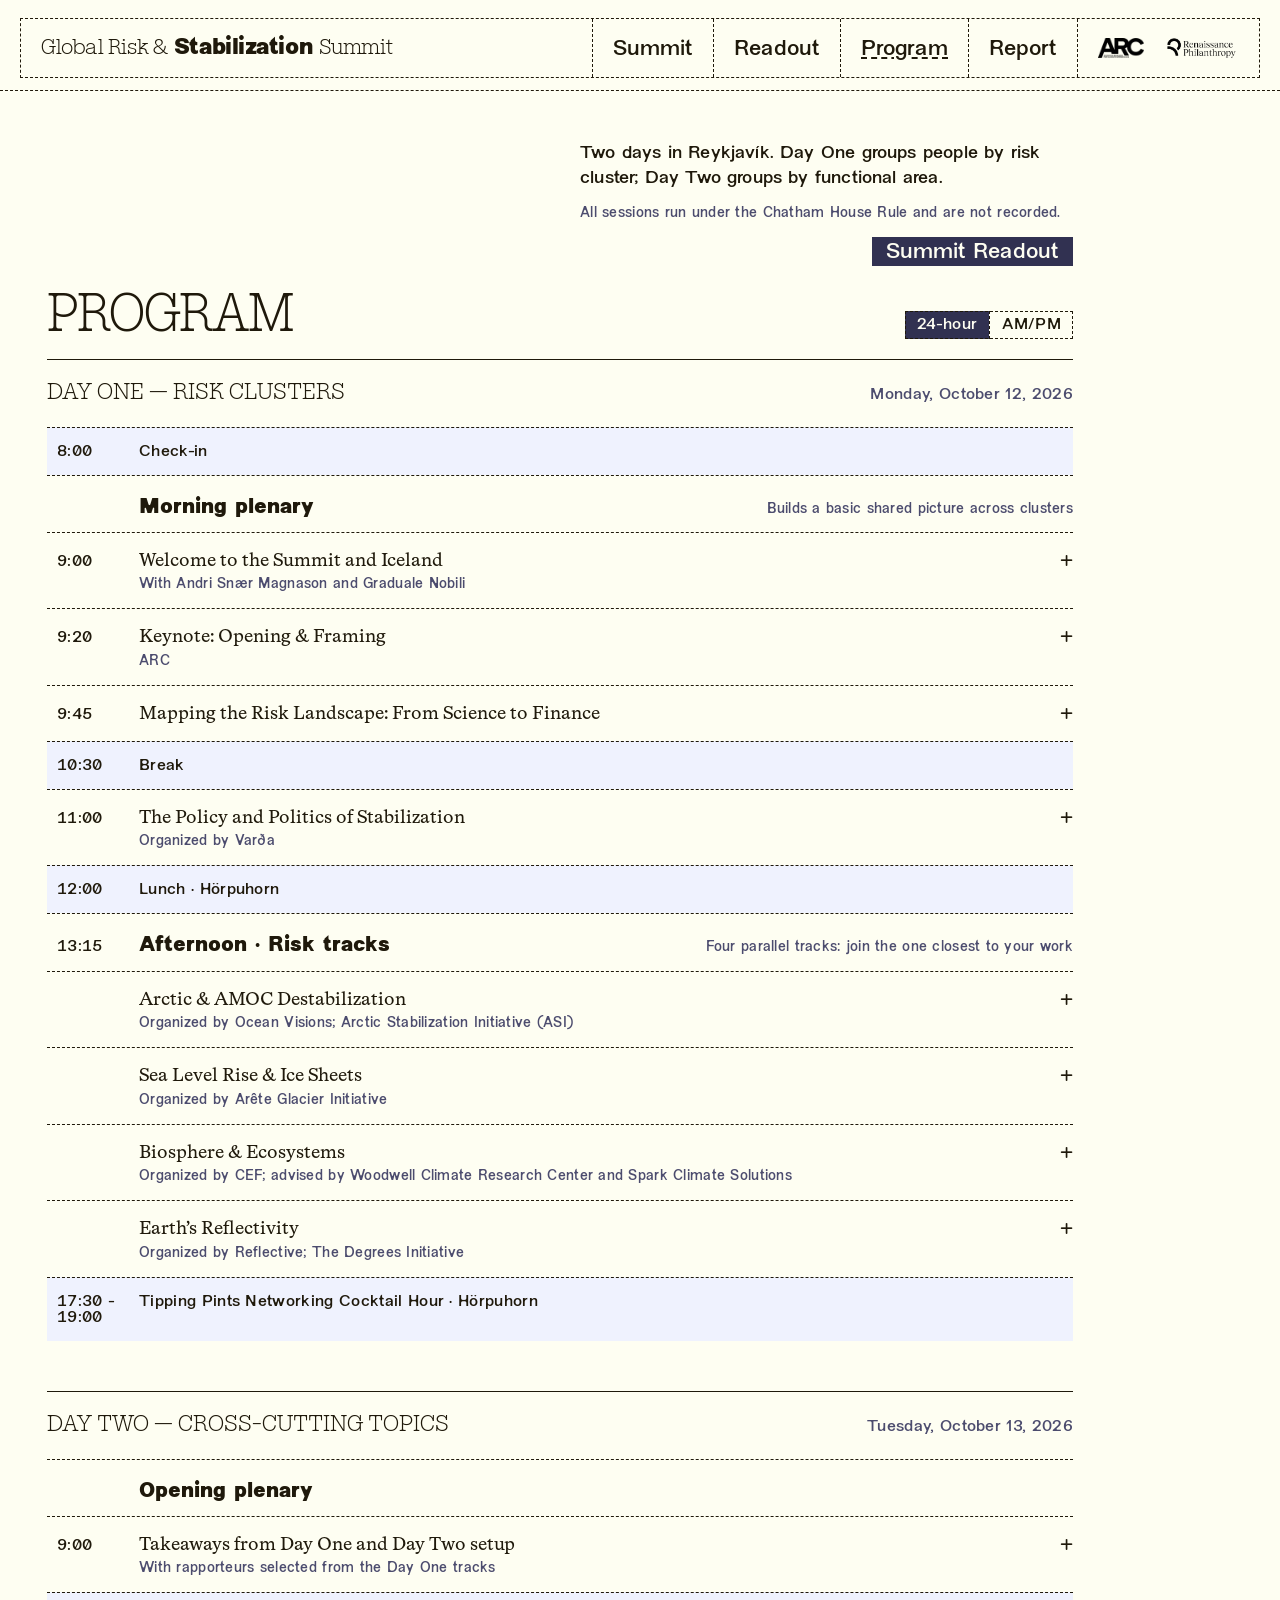
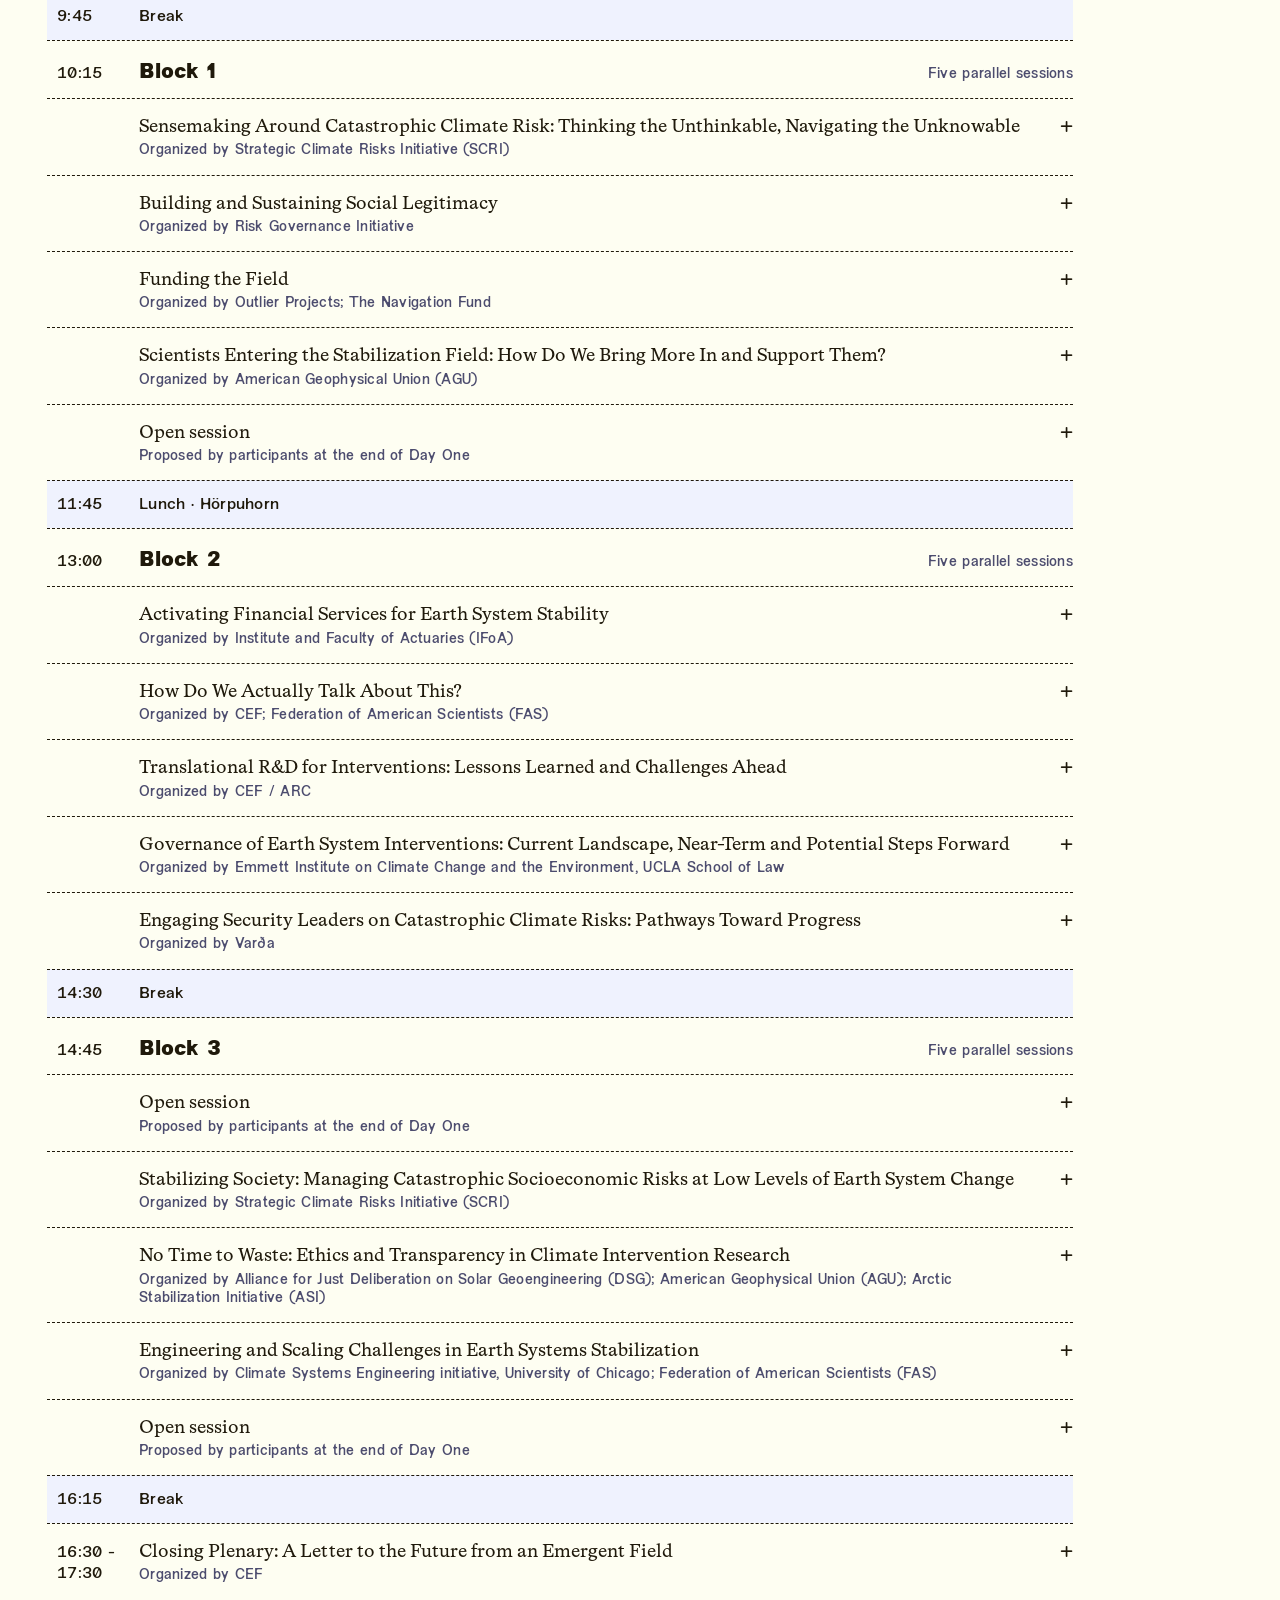
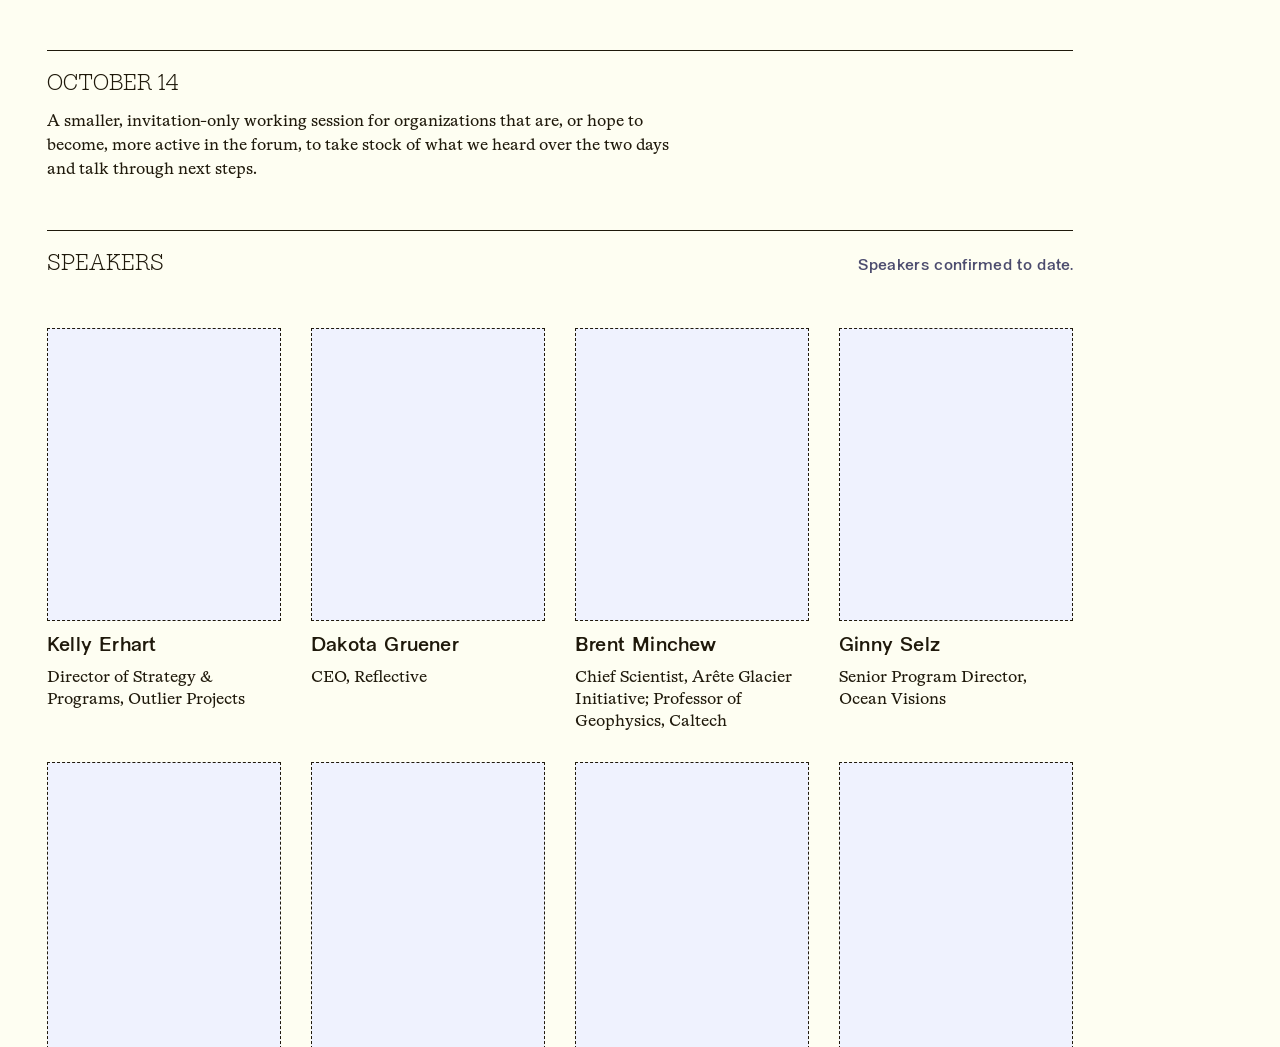
<file: schedule/index.html>
<!DOCTYPE html>
<html lang="en"><head><meta charset="utf-8">
<title>Schedule — The Global Risk and Stabilization Summit</title>
<link rel="canonical" href="/program/">
<meta http-equiv="refresh" content="0; url=/program/">
</head><body><p><a href="/program/">The schedule is on the Program page.</a></p></body></html>
</file>
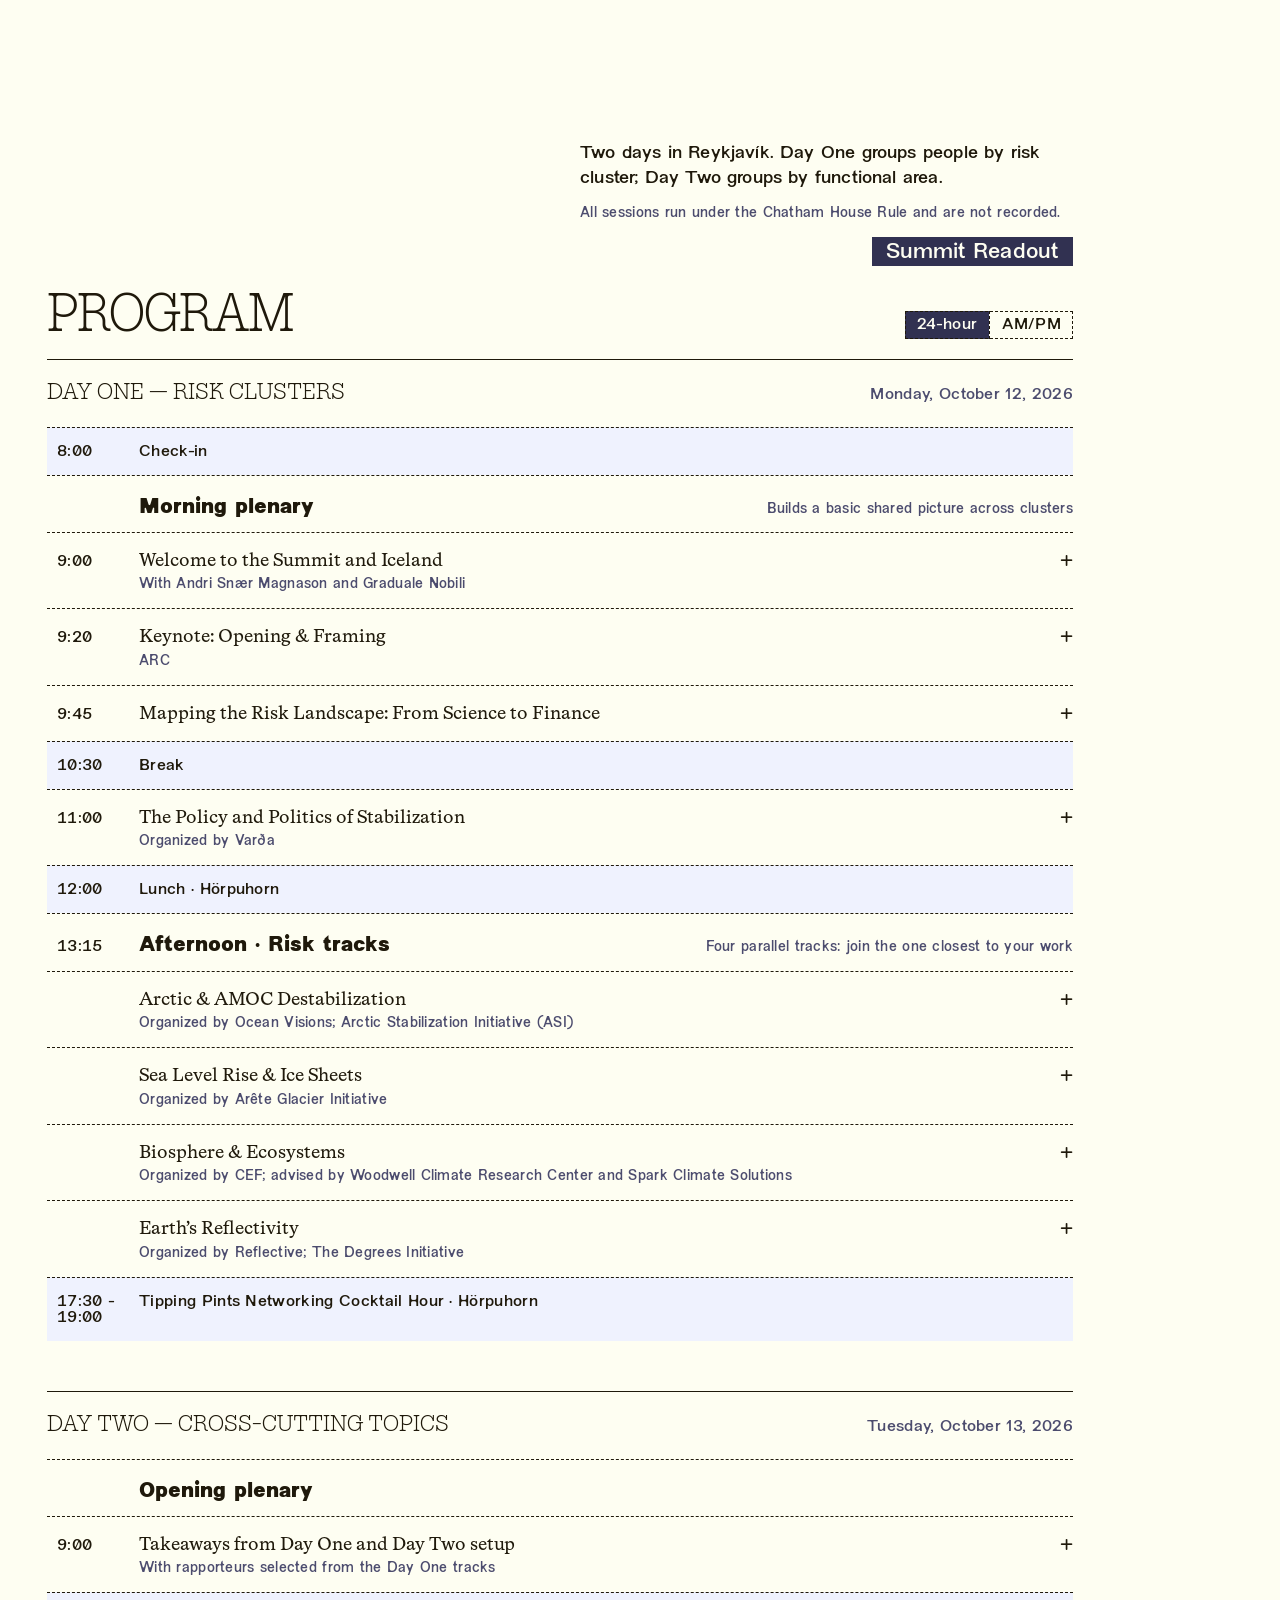
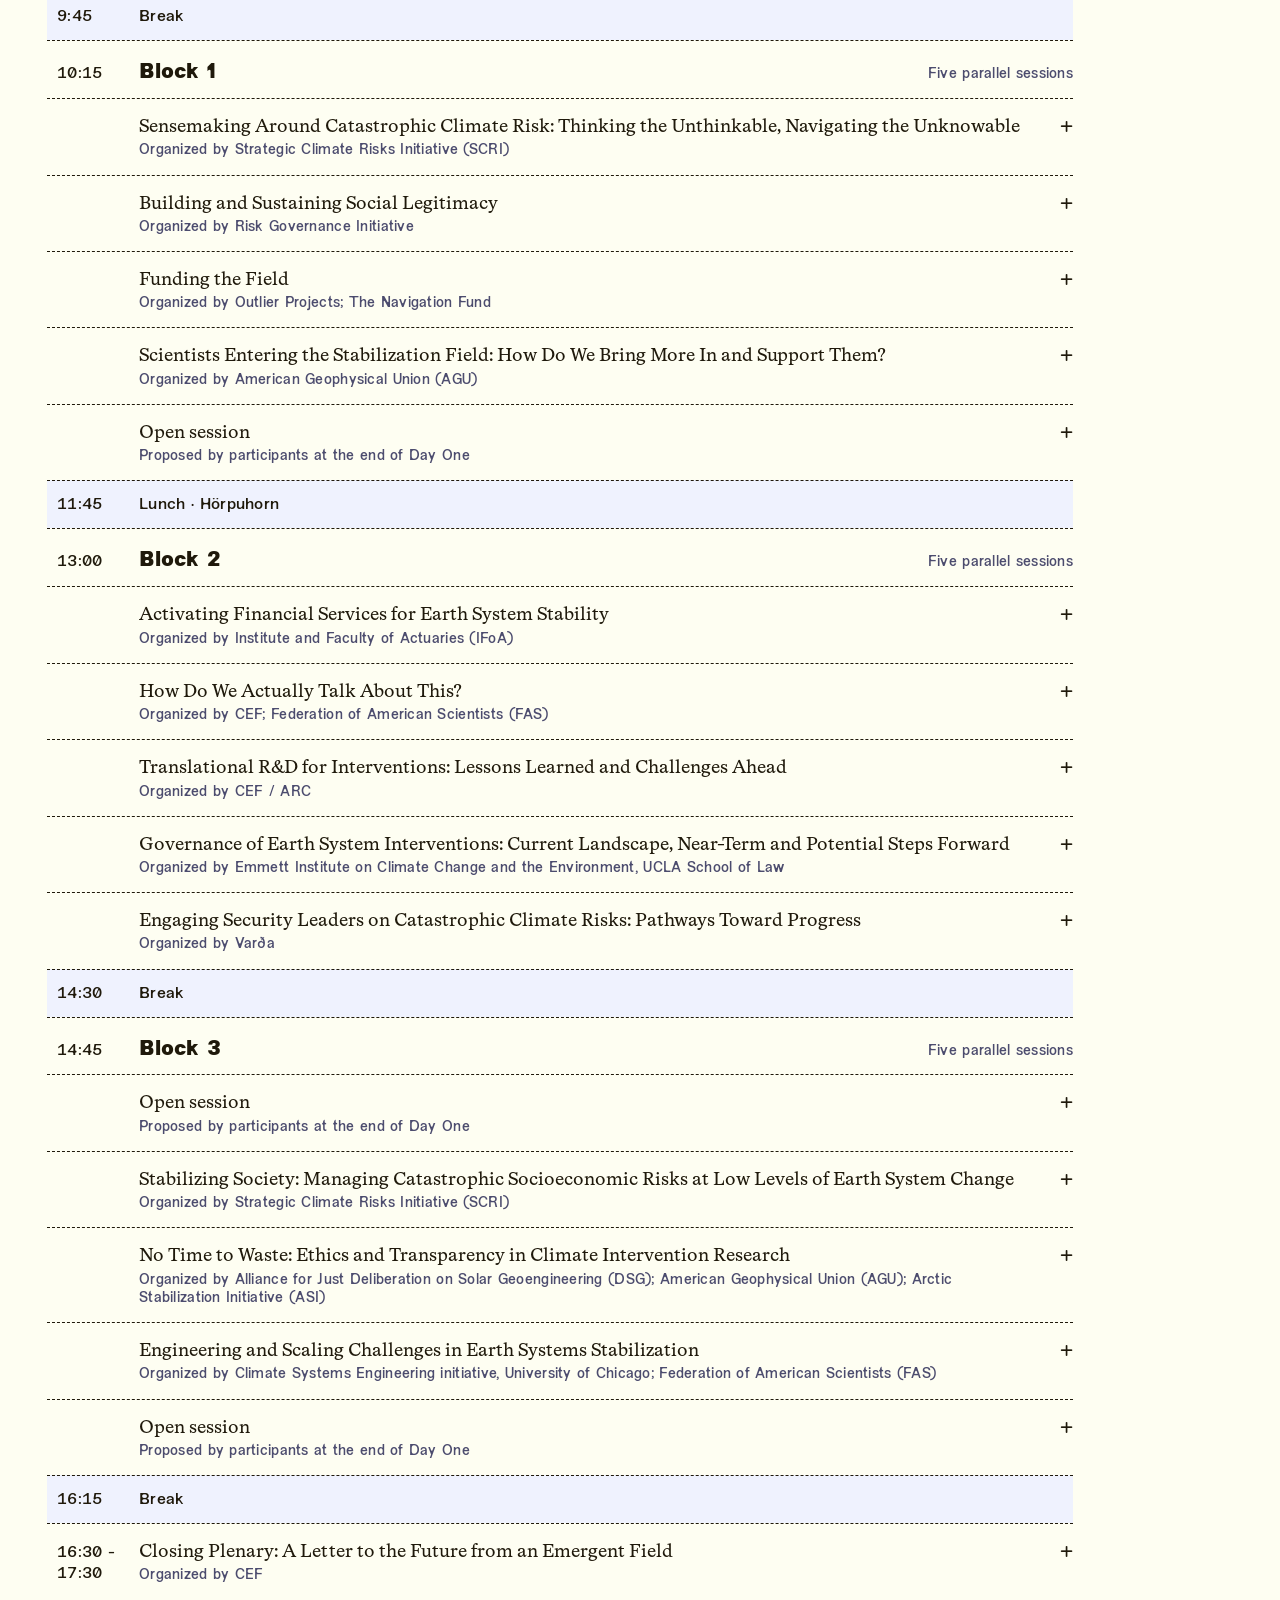
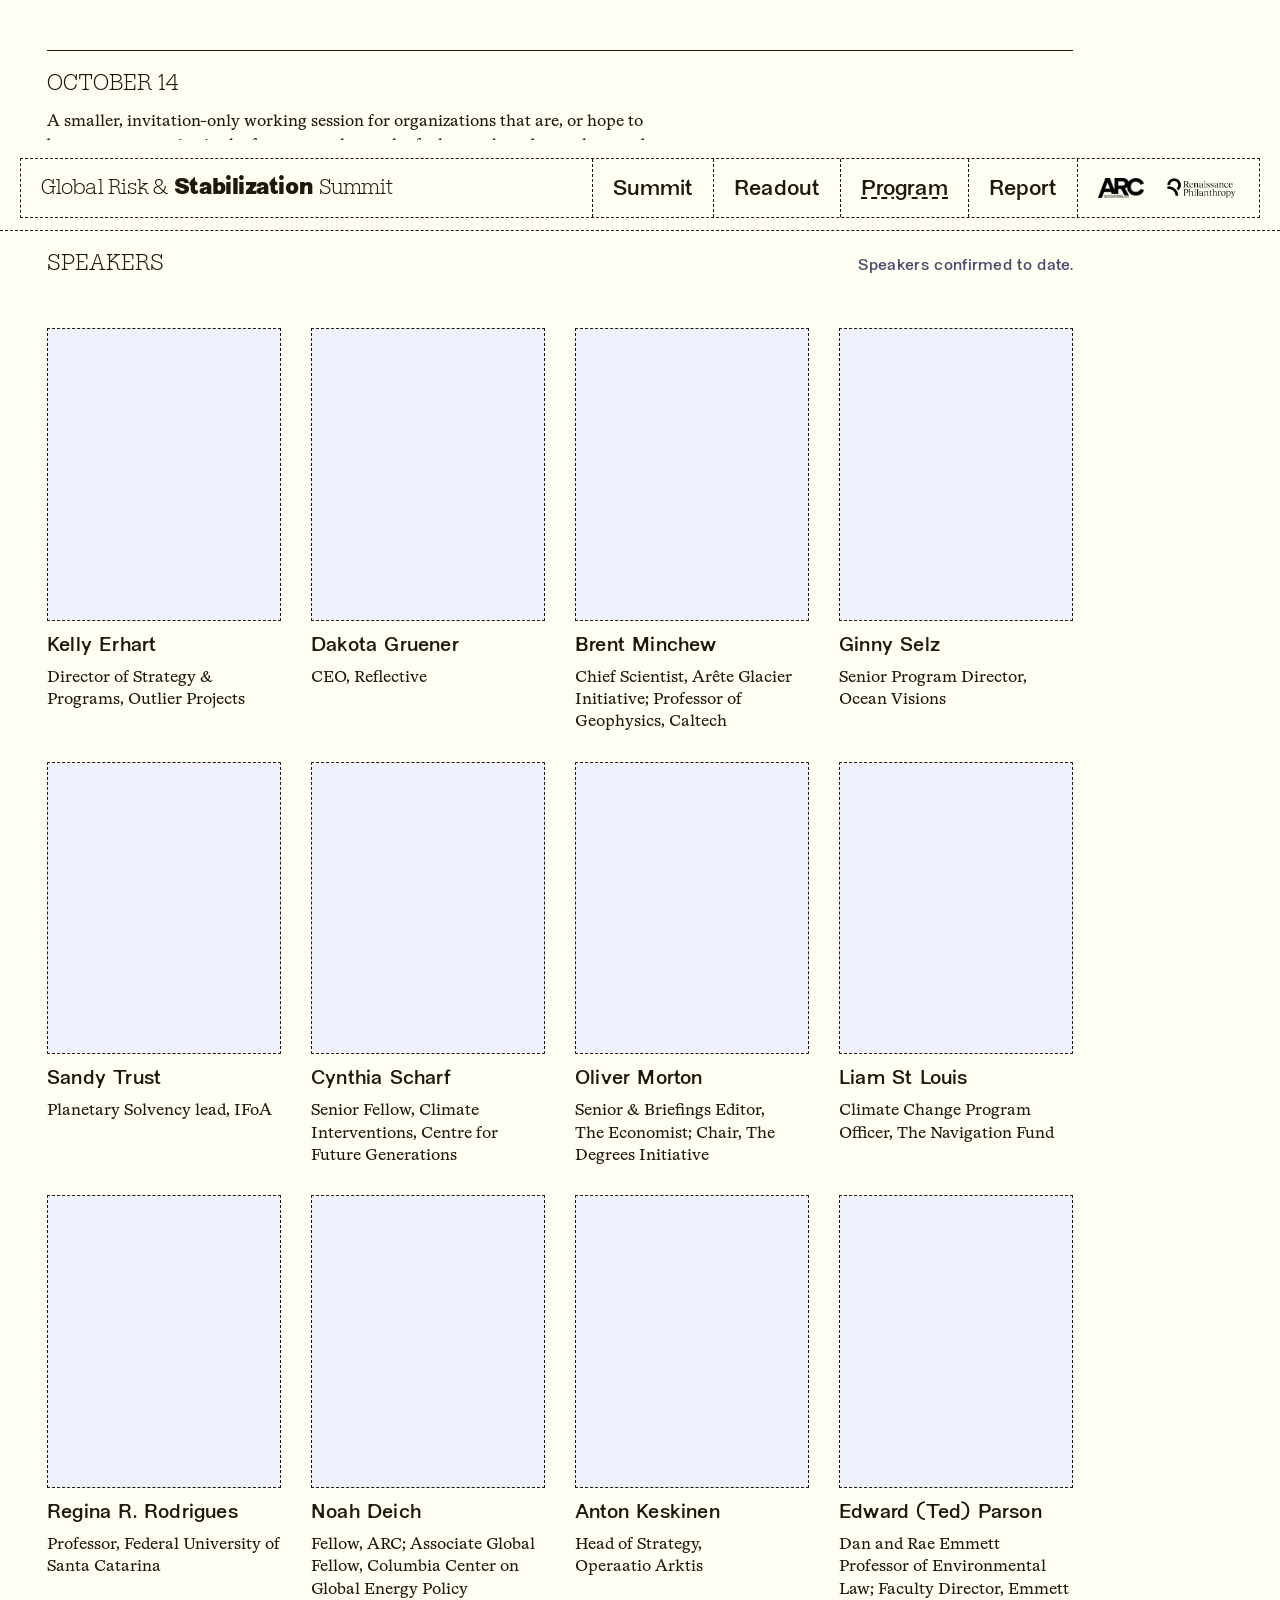
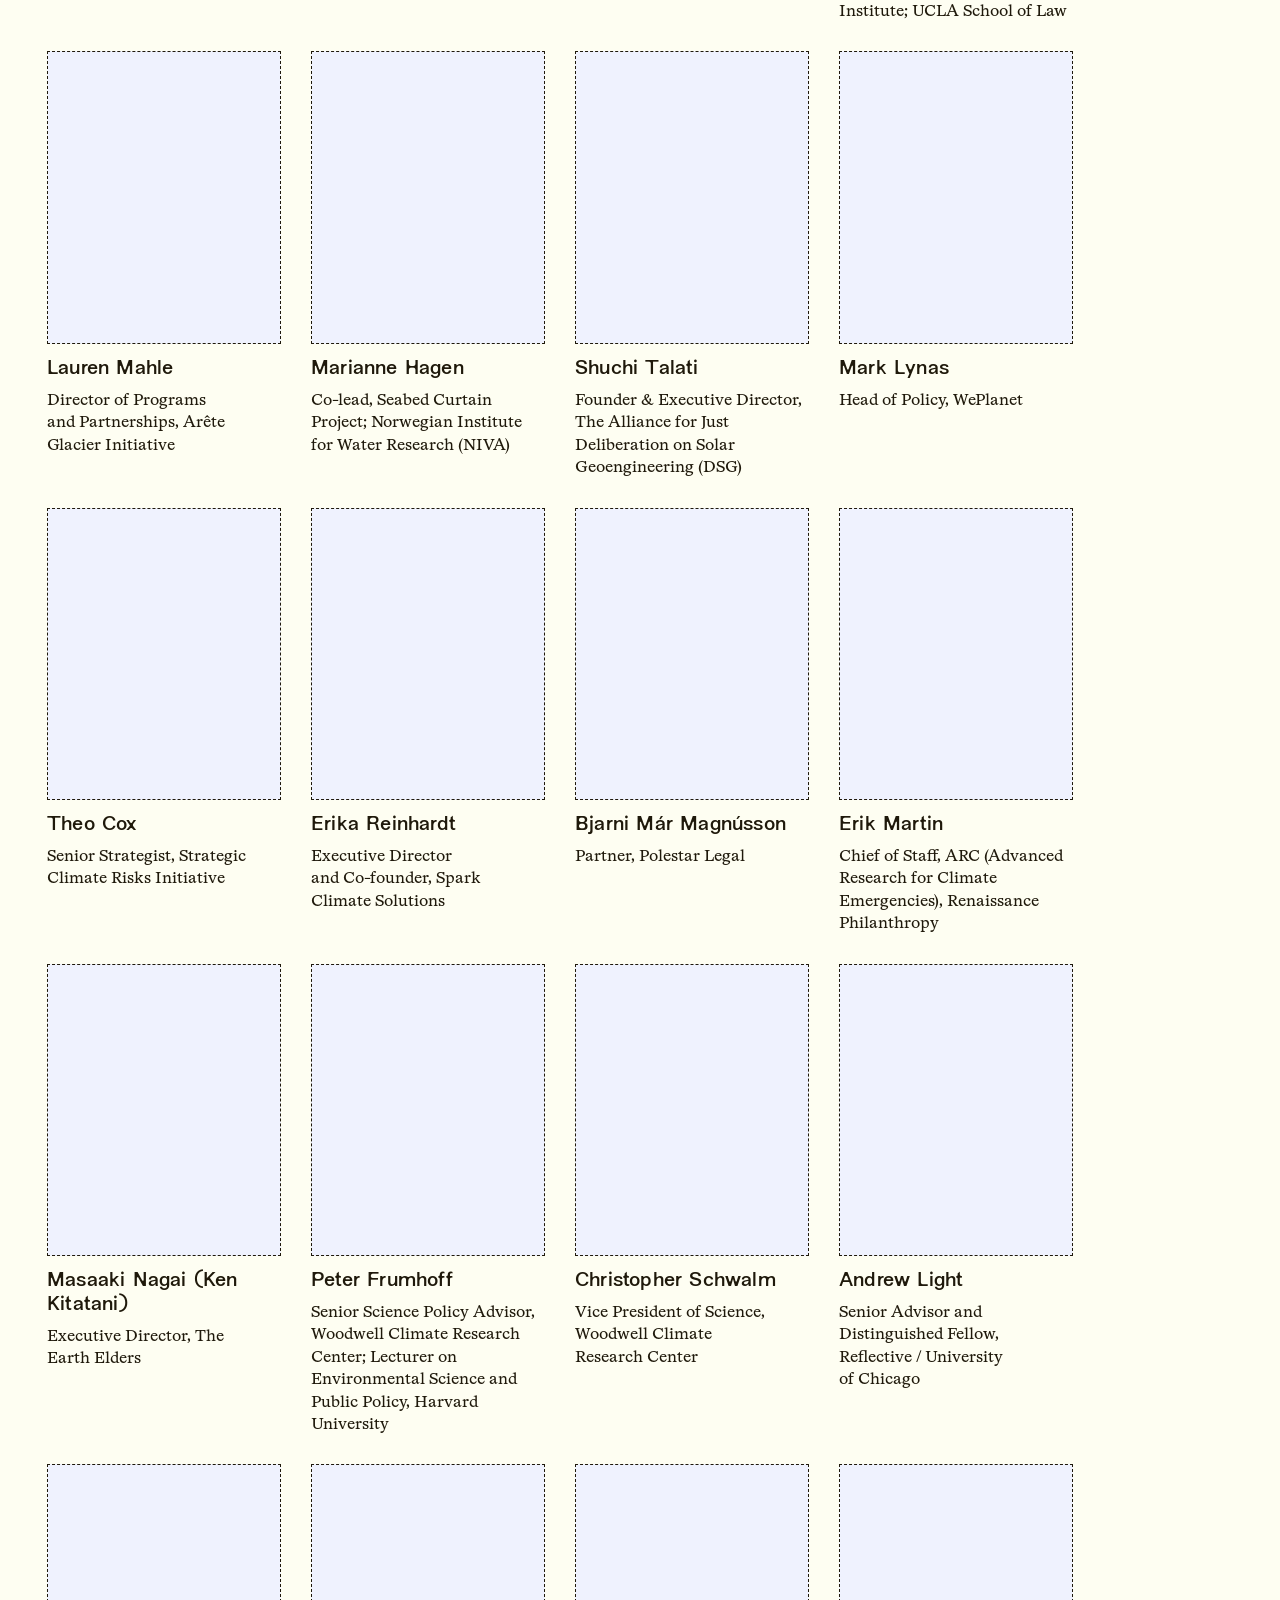
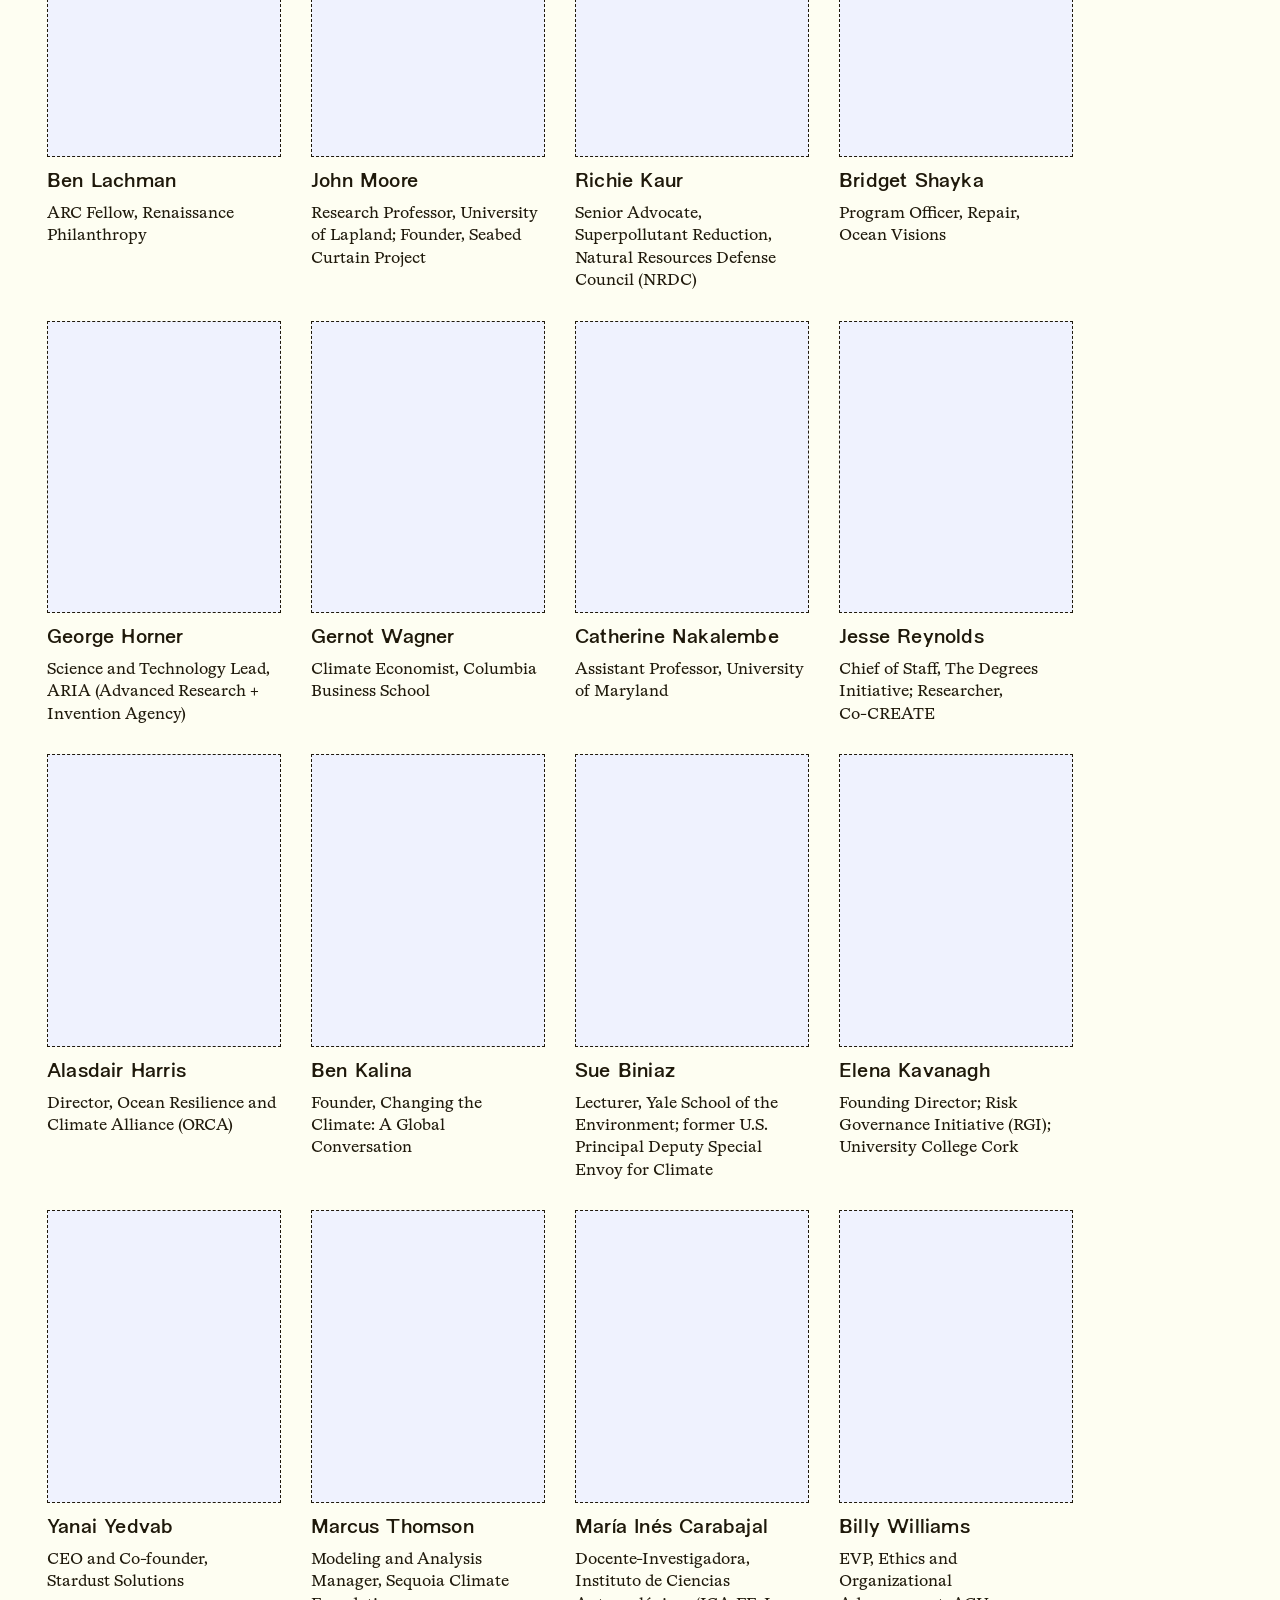
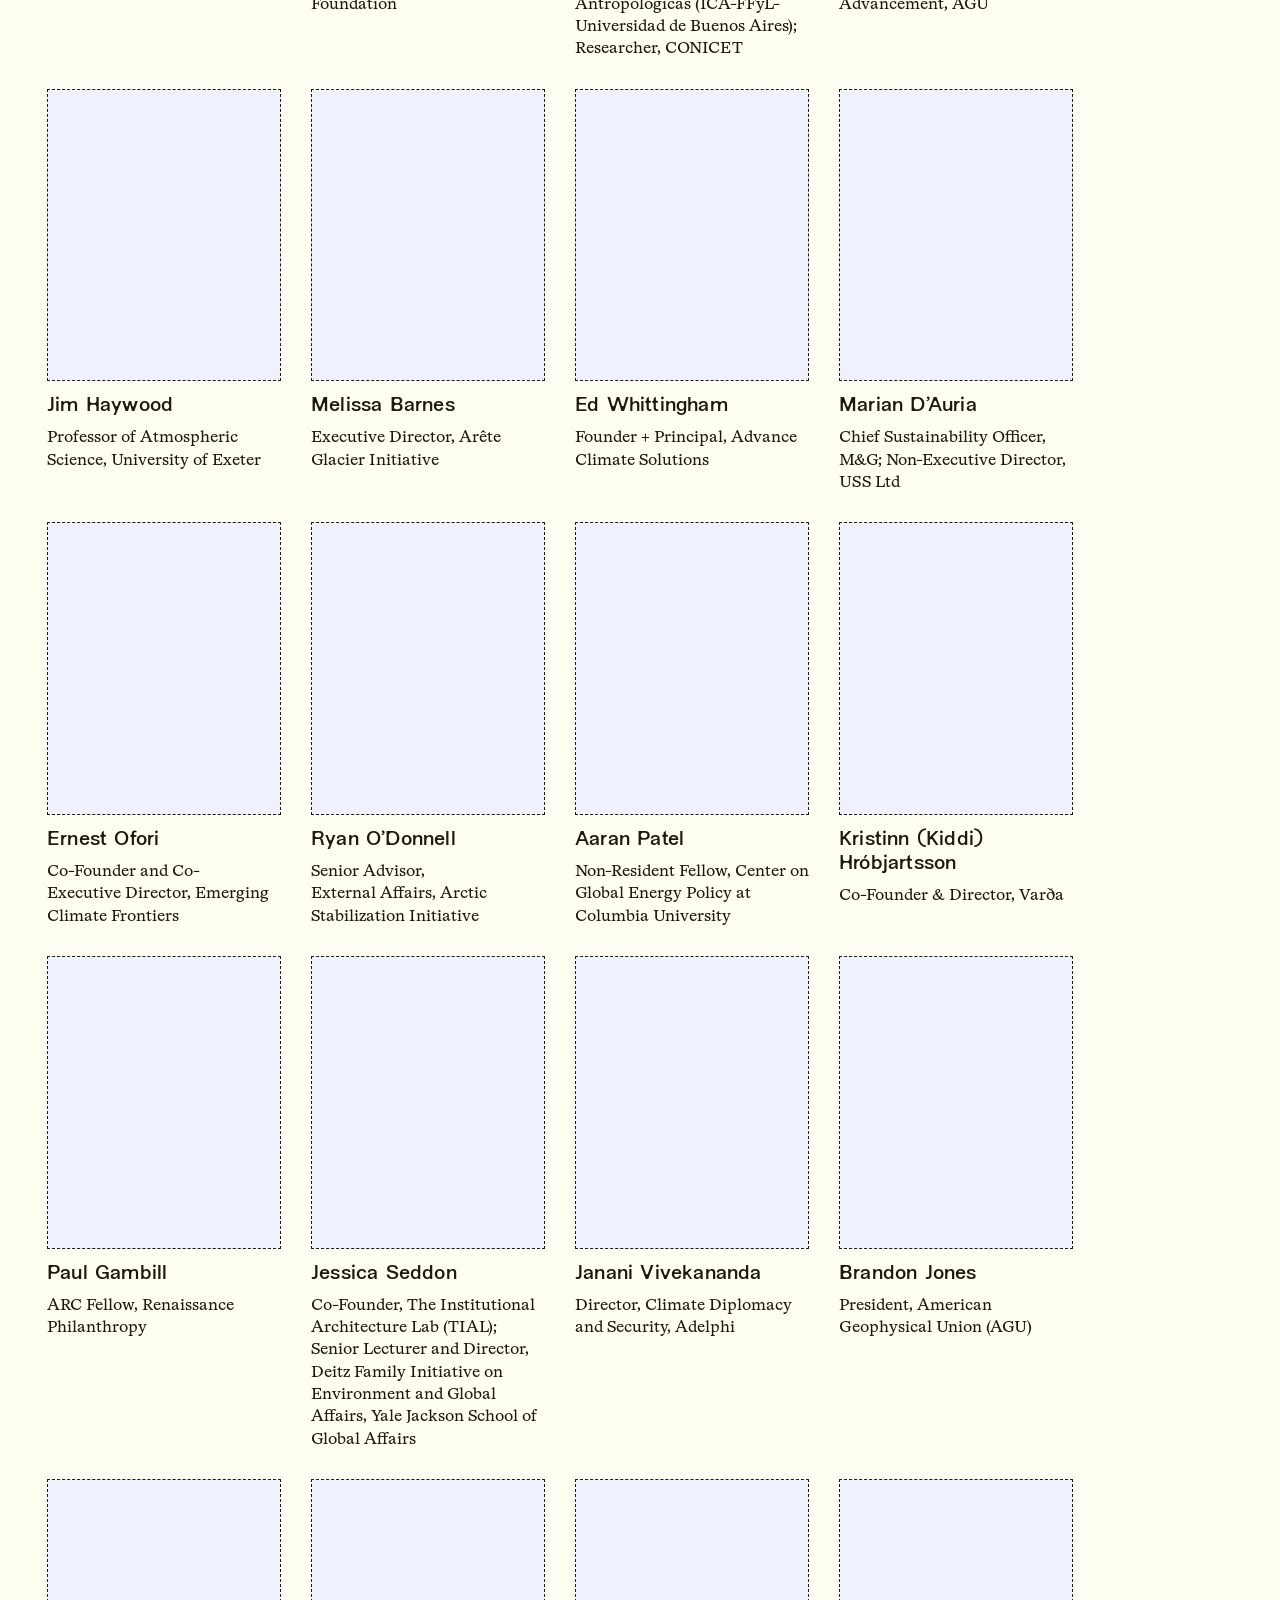
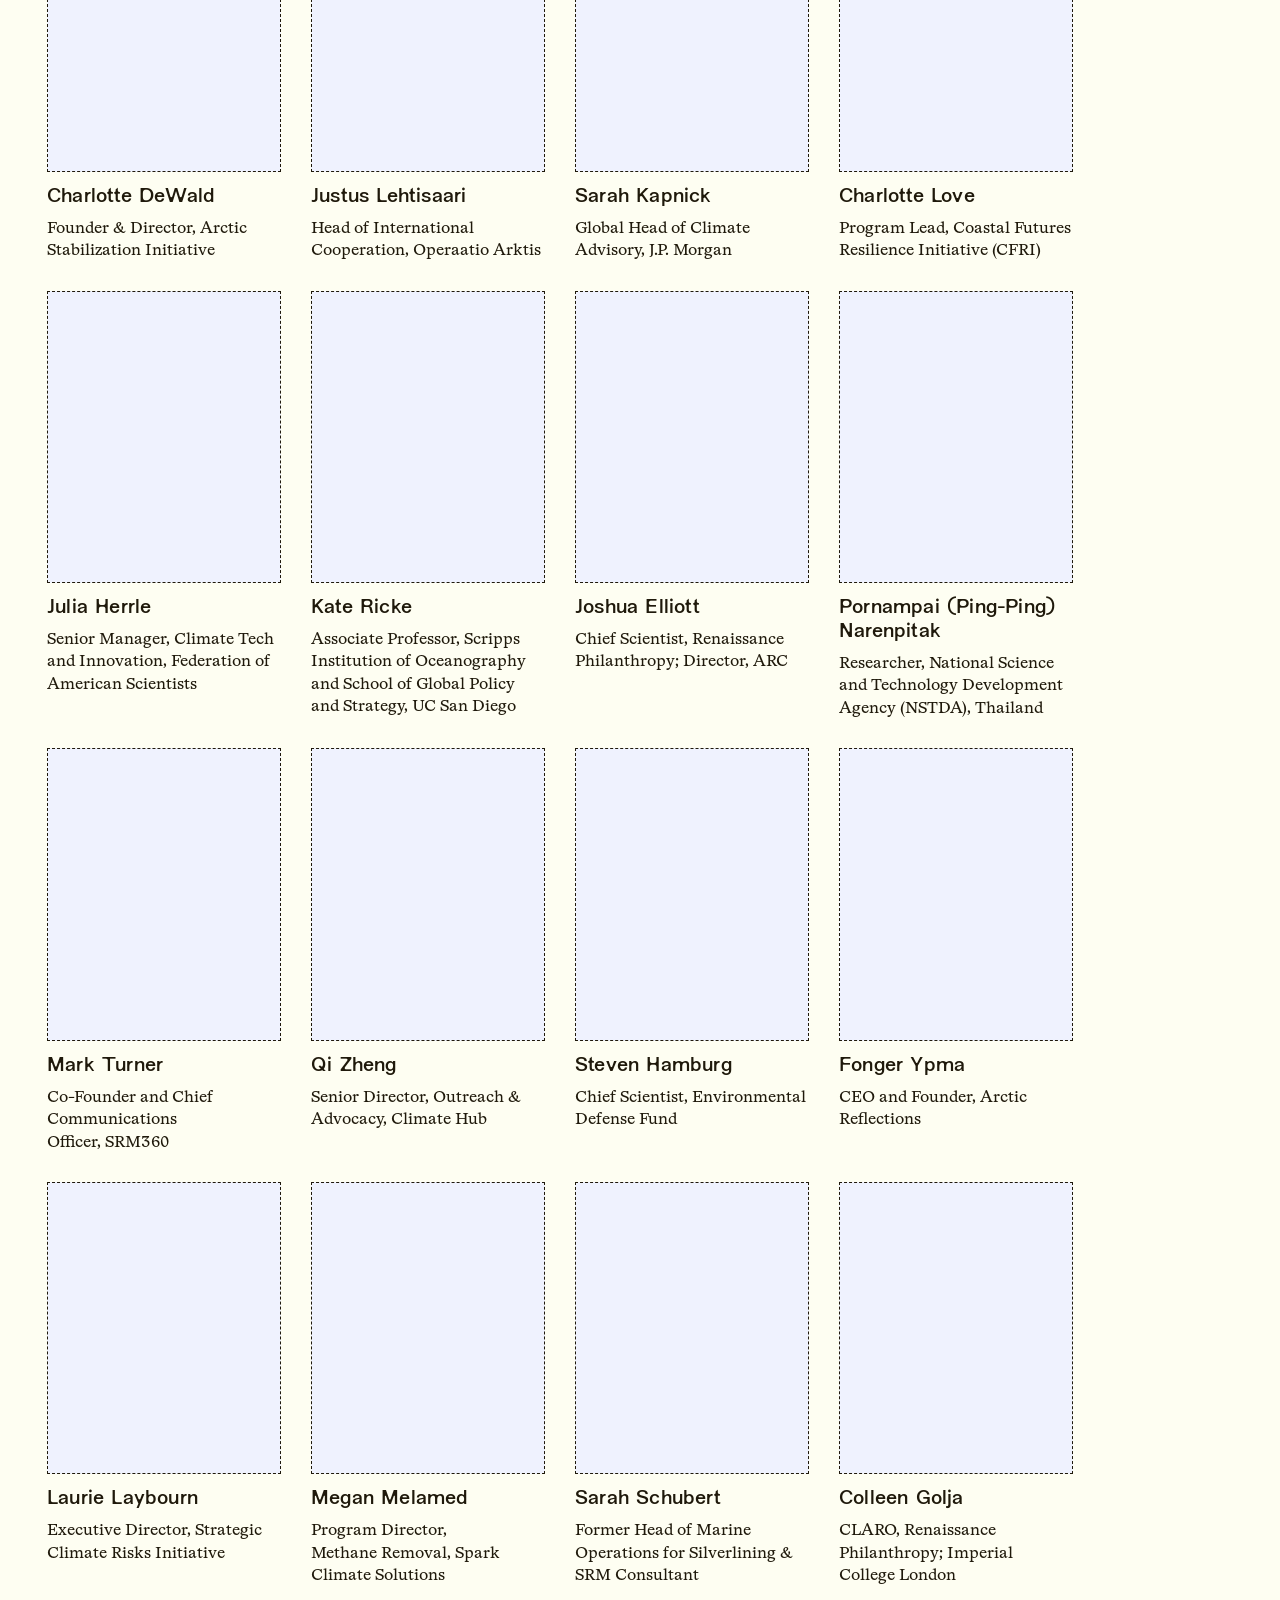
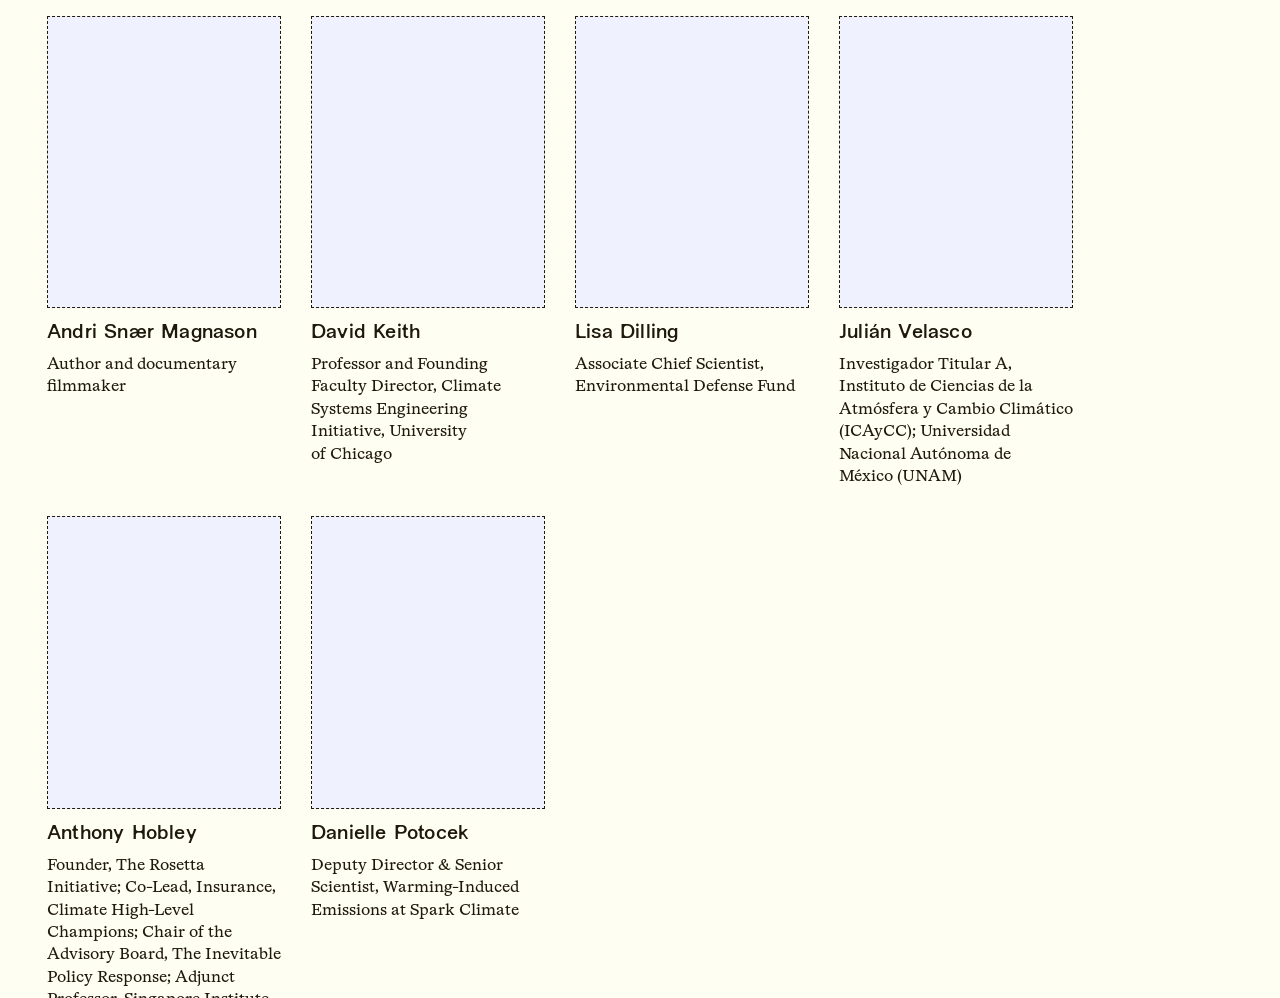
<file: speakers/index.html>
<!DOCTYPE html>
<html lang="en"><head><meta charset="utf-8">
<title>Speakers — The Global Risk and Stabilization Summit</title>
<link rel="canonical" href="/program/#speakers">
<meta http-equiv="refresh" content="0; url=/program/#speakers">
</head><body><p><a href="/program/#speakers">Speakers are listed on the Program page.</a></p></body></html>
</file>
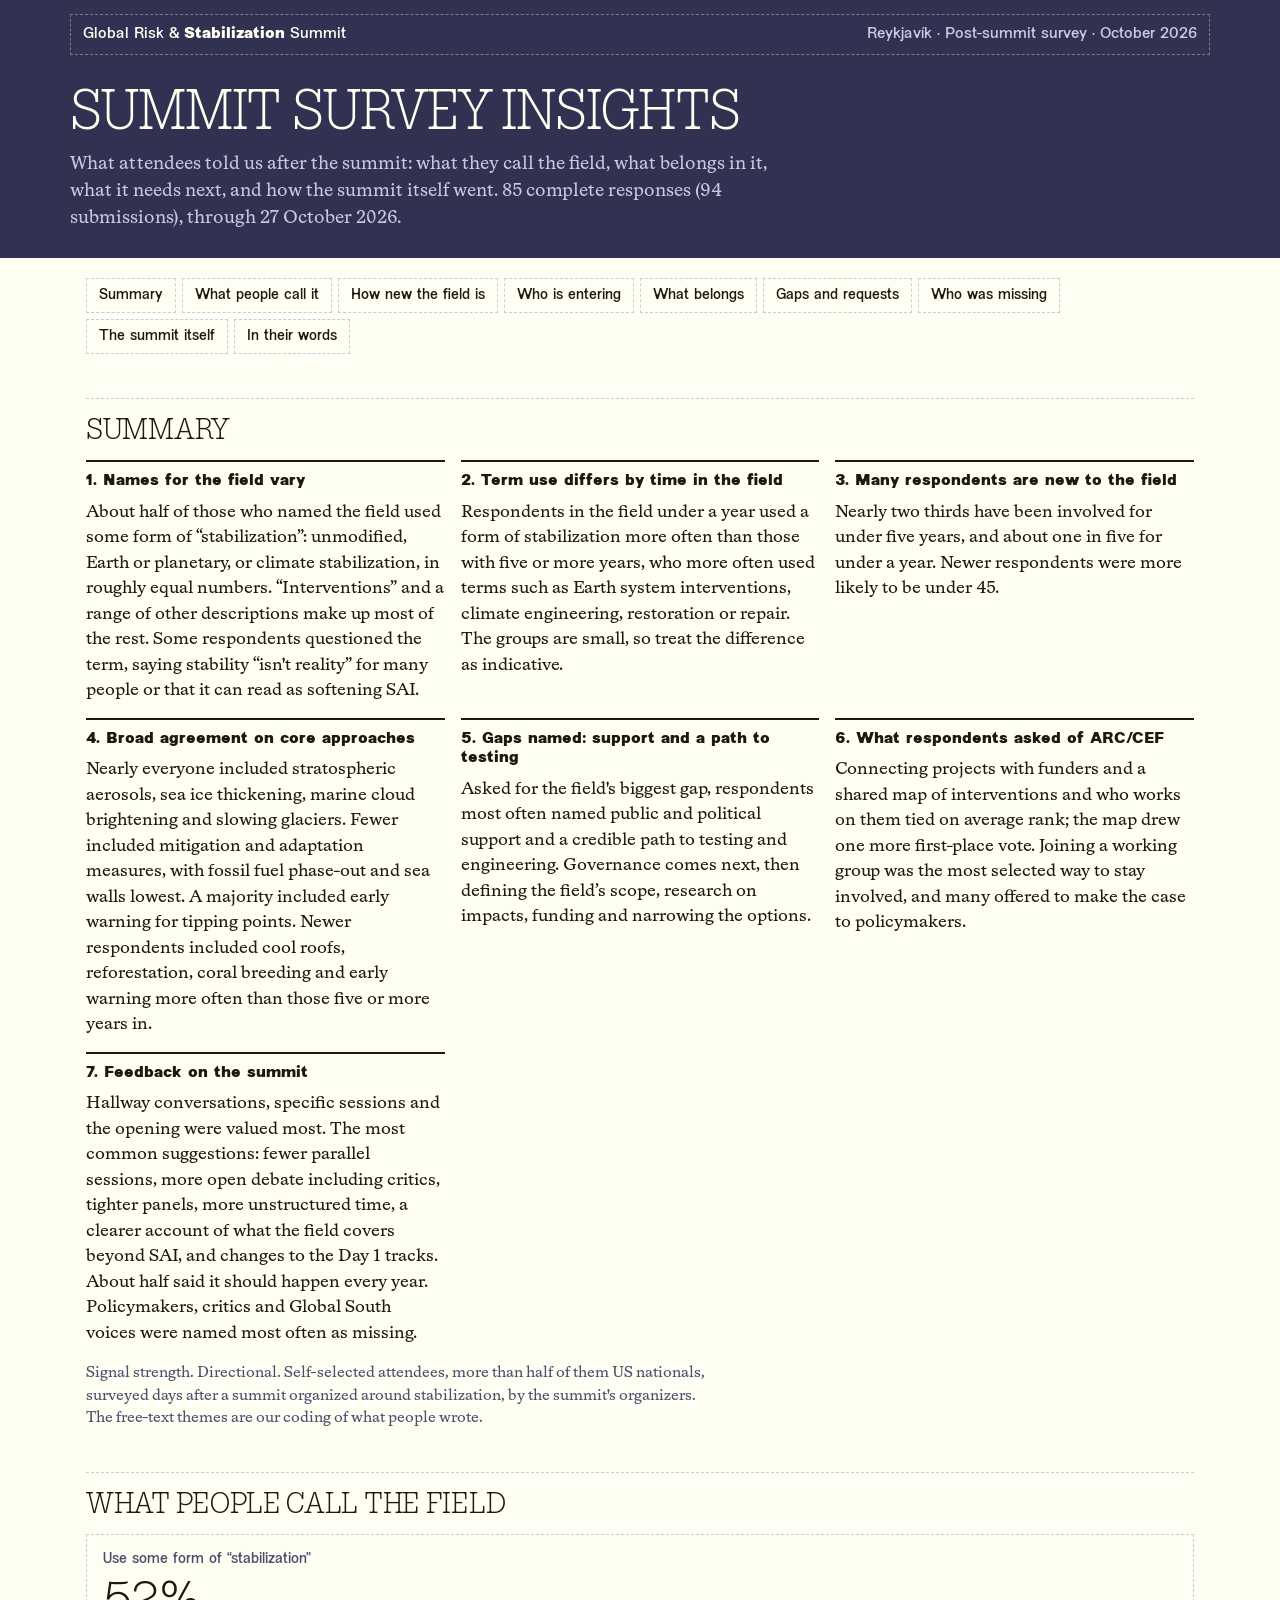
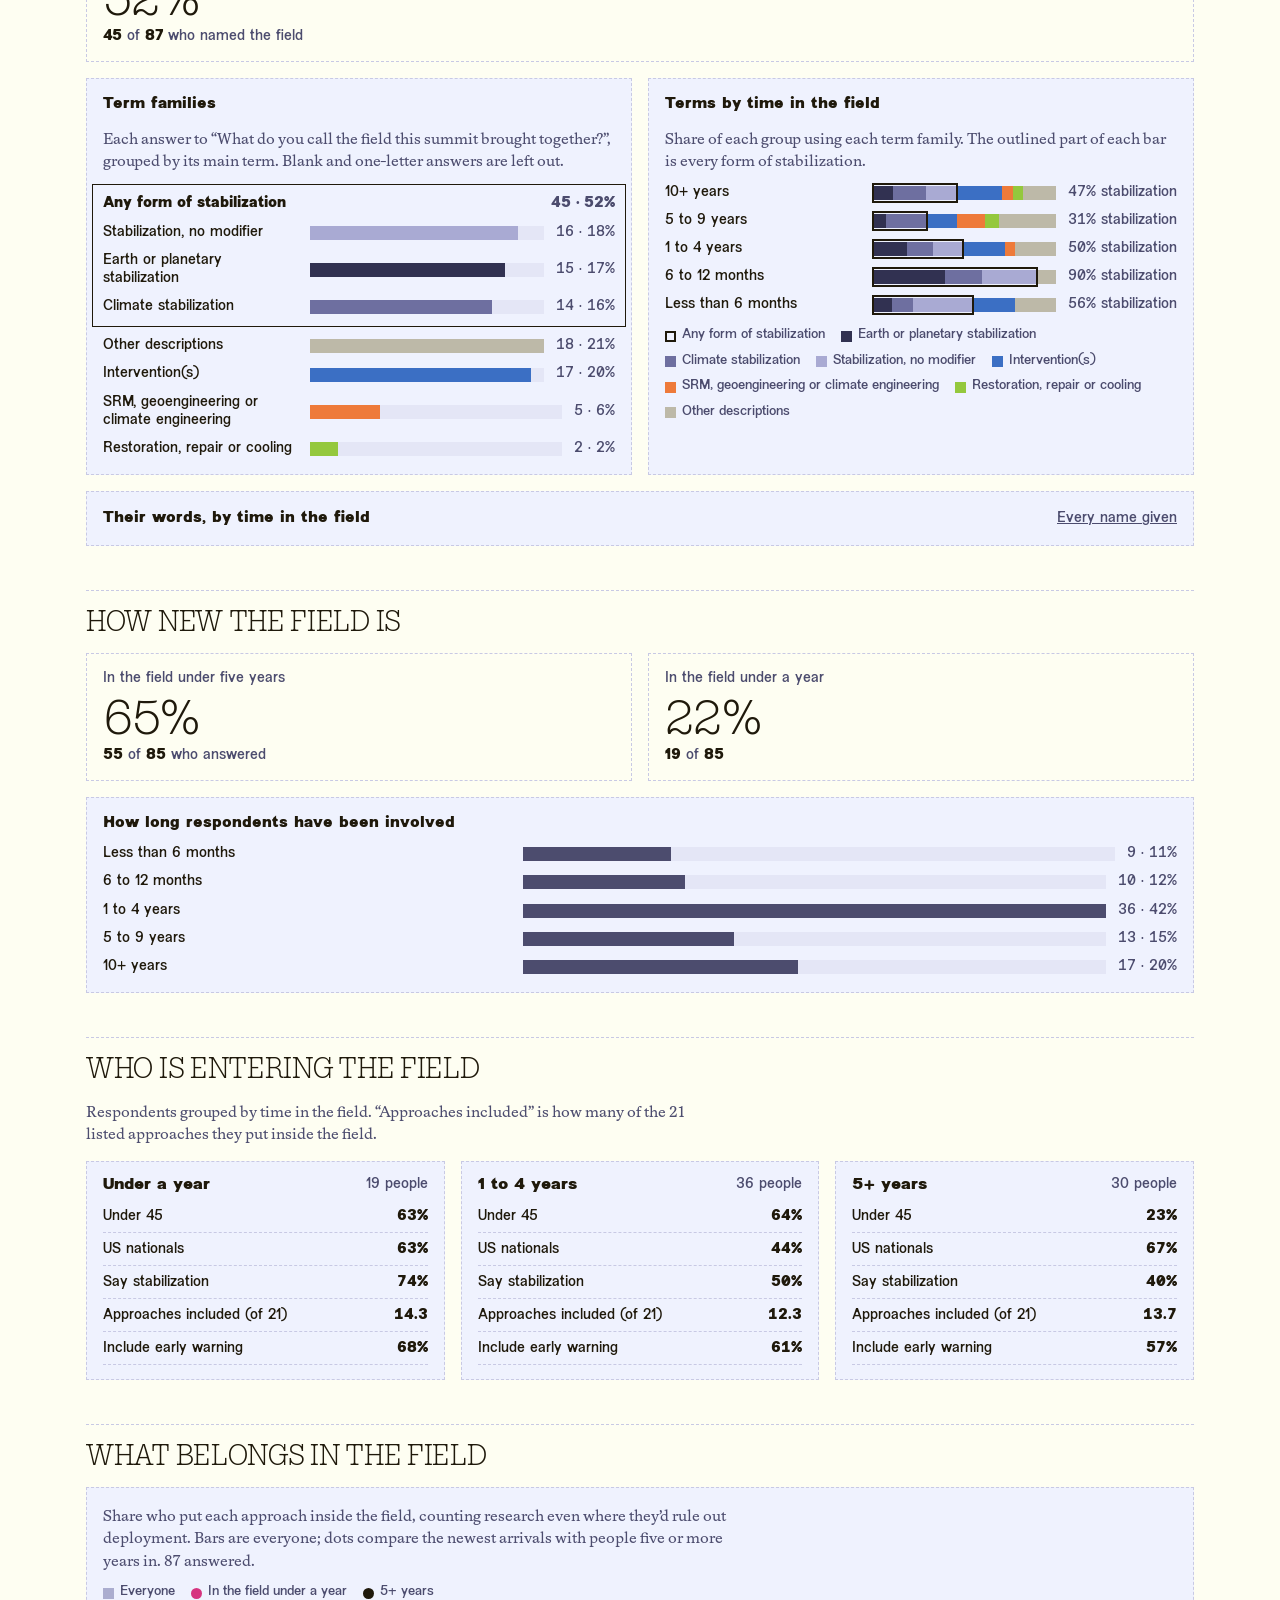
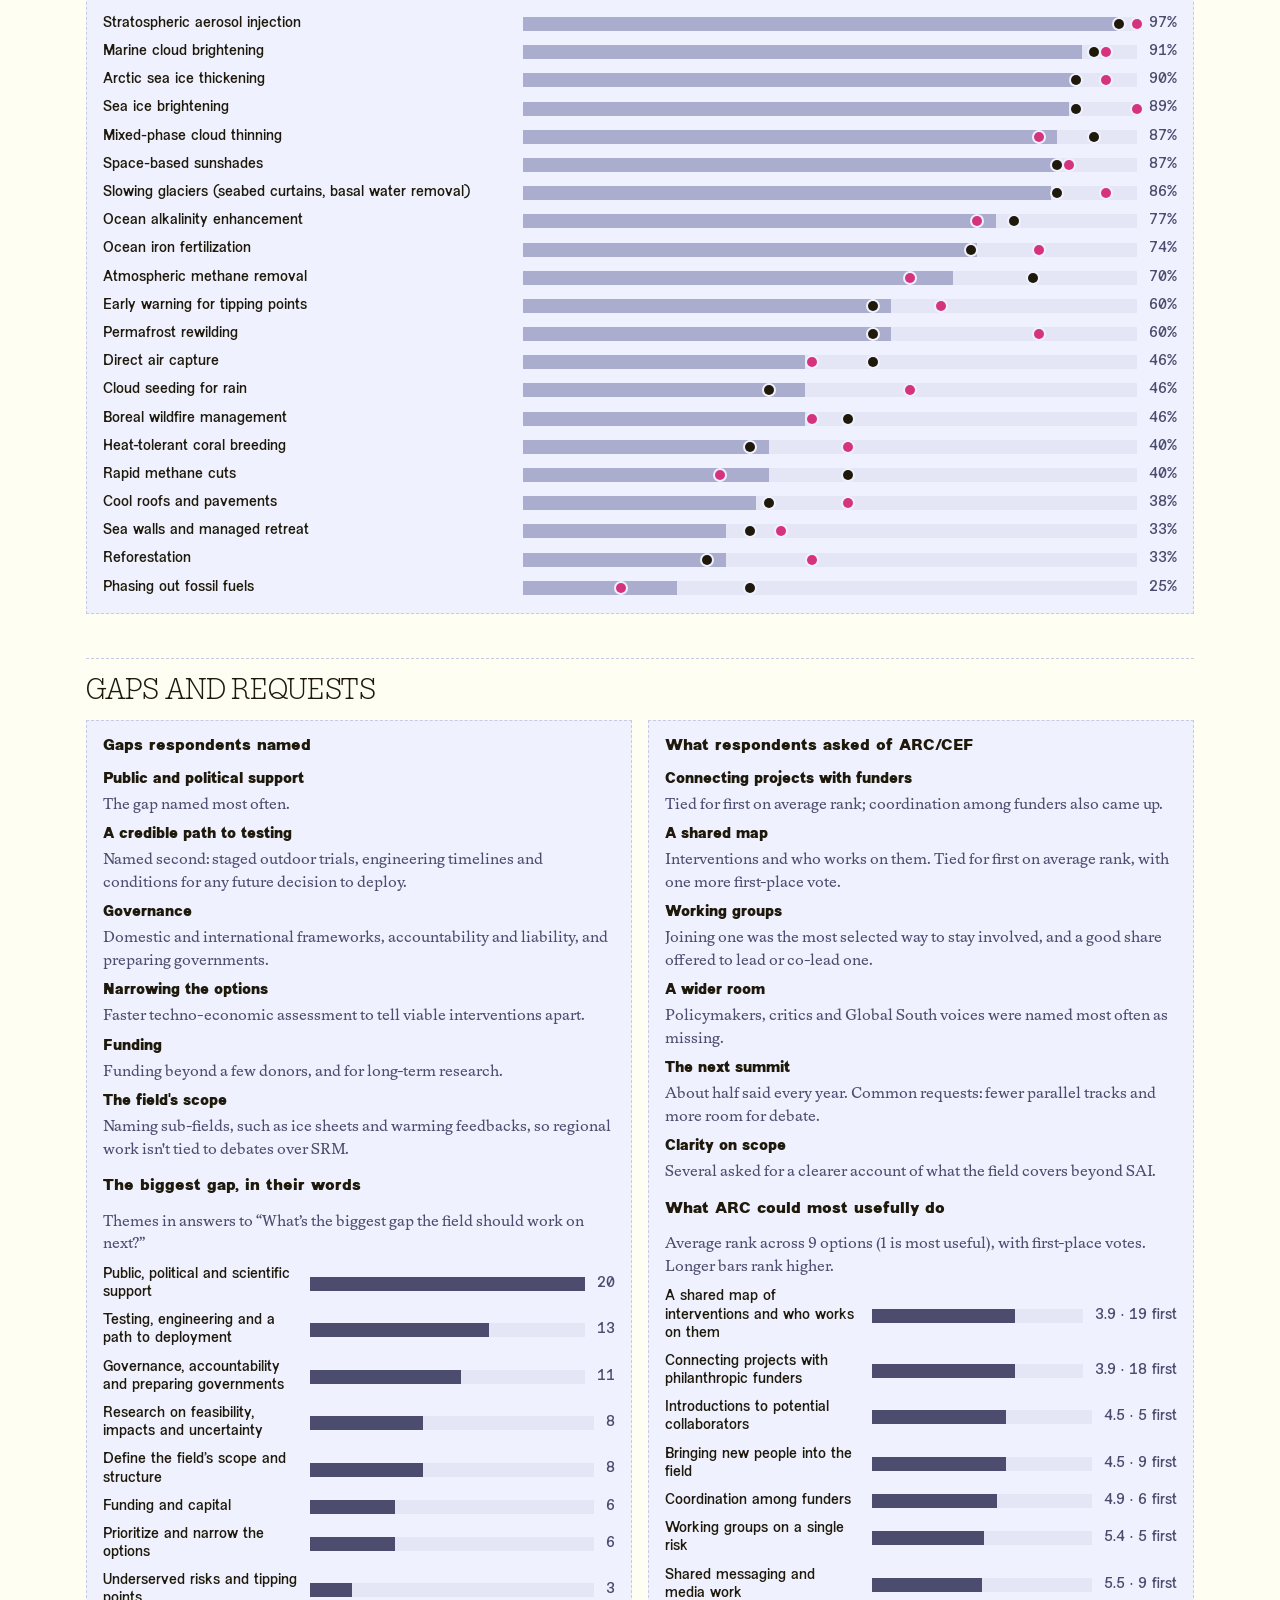
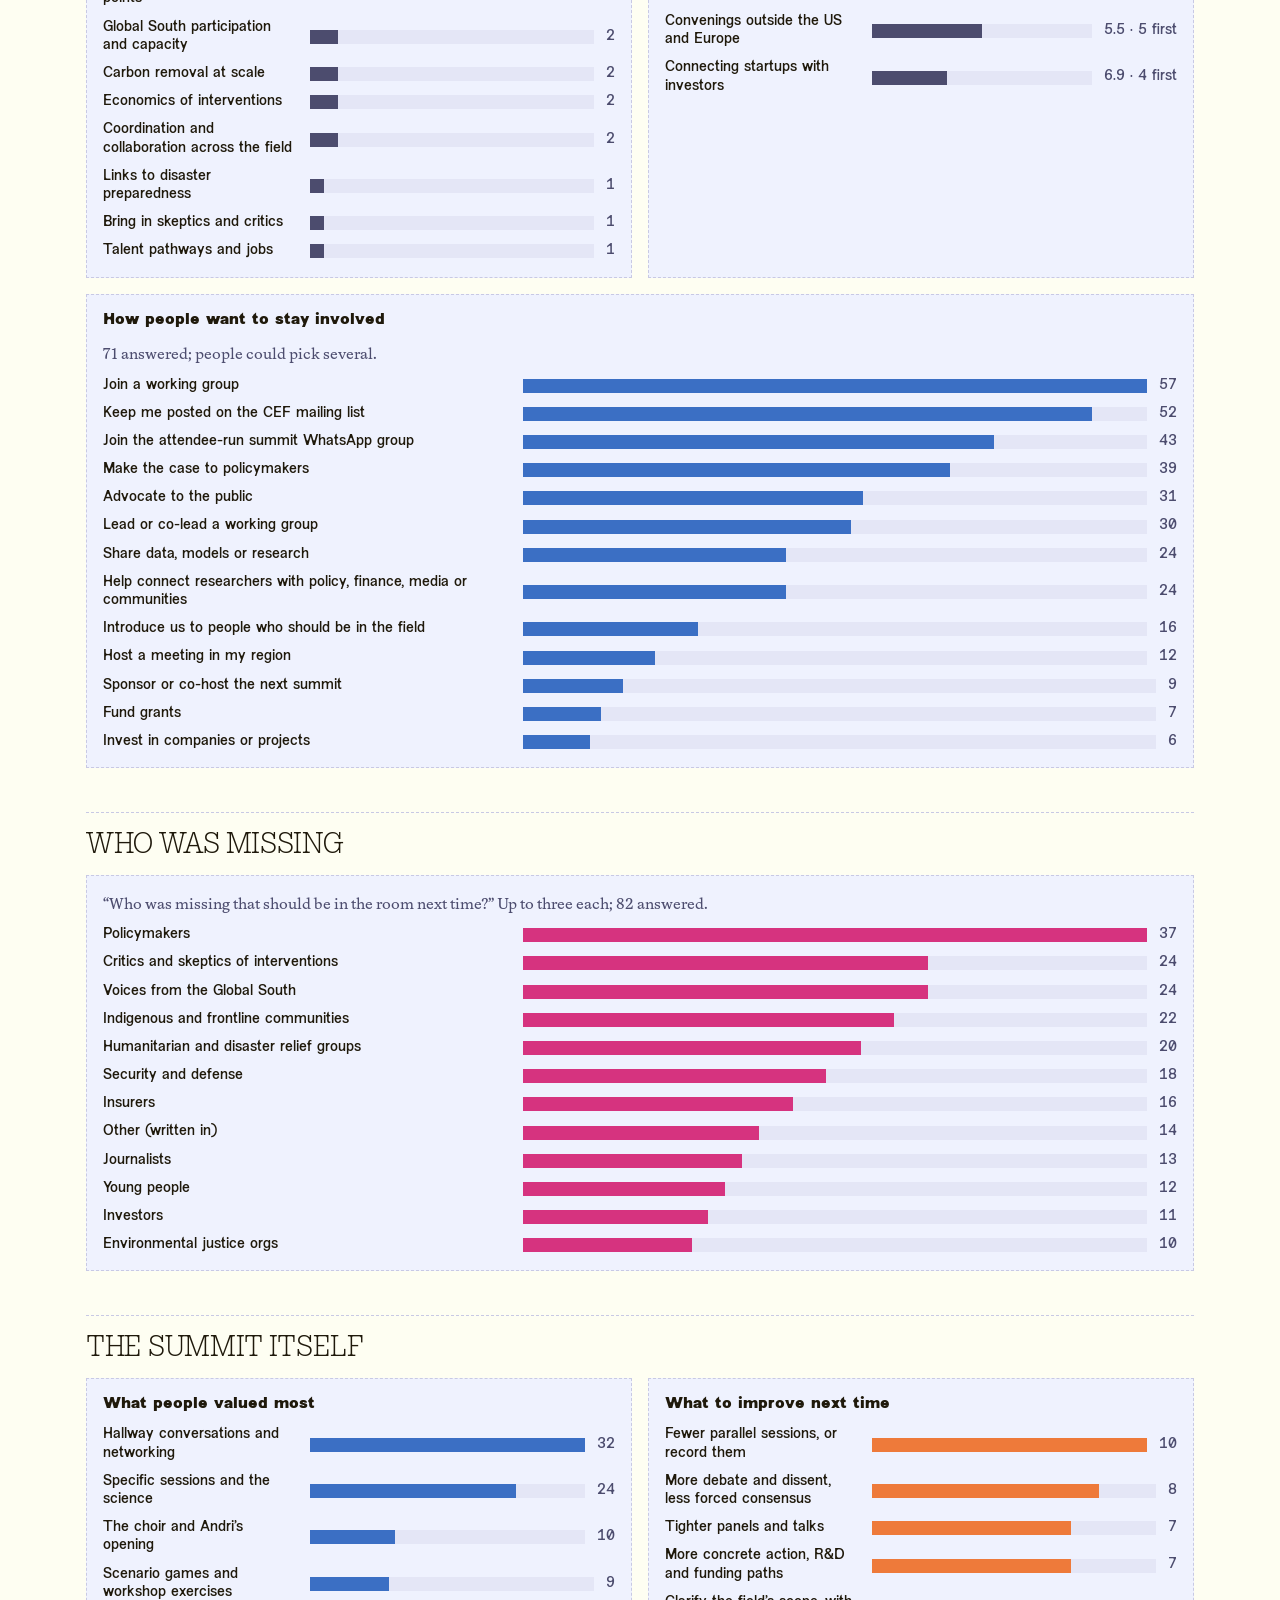
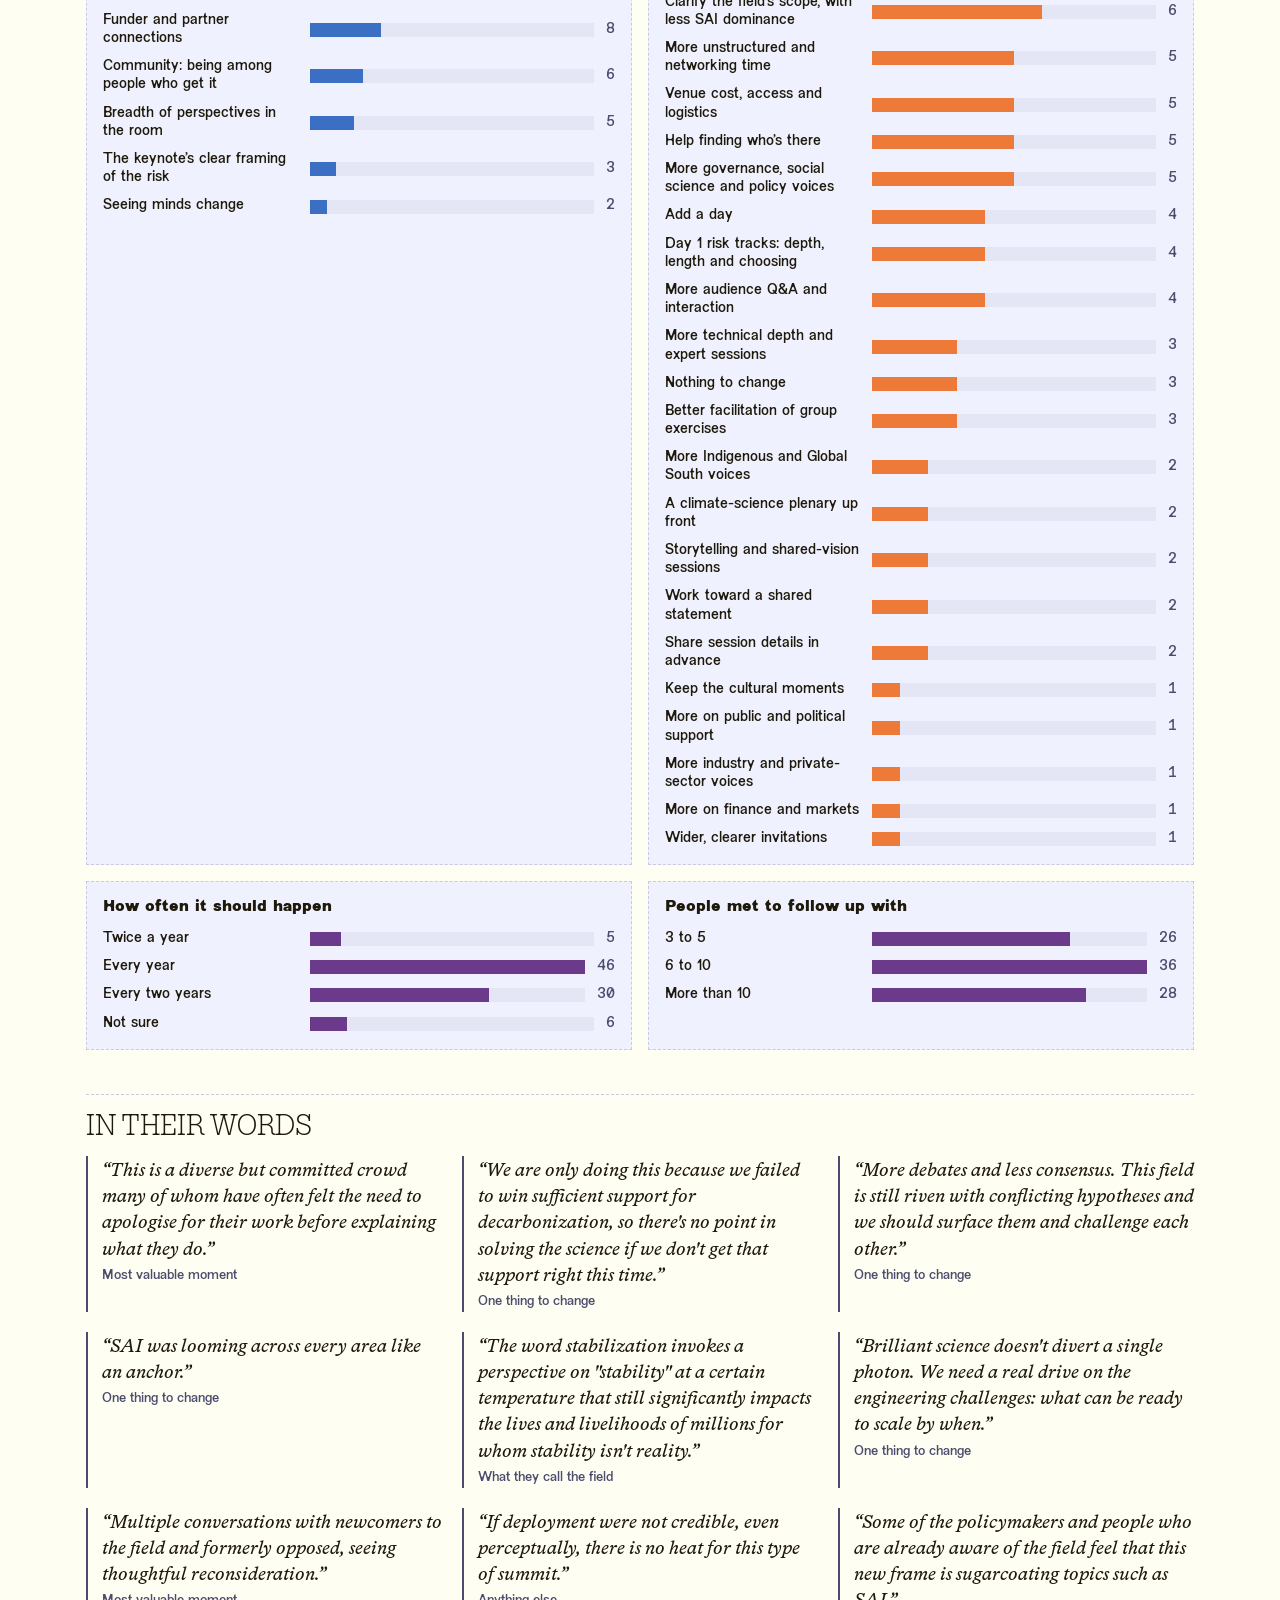
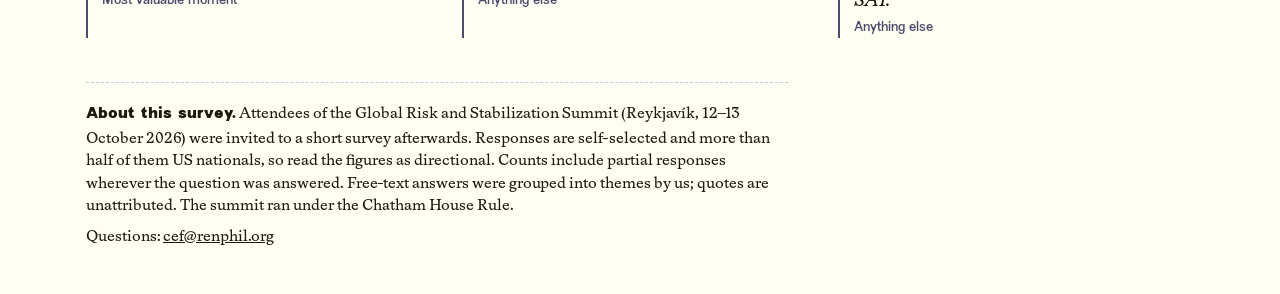
<file: summit-insights-2026/index.html>
<!DOCTYPE html>
<html lang="en">
<head>
<meta charset="utf-8">
<meta name="viewport" content="width=device-width, initial-scale=1">
<meta name="robots" content="noindex, nofollow, noarchive, nosnippet, noimageindex">
<meta name="referrer" content="no-referrer">
<title>Survey Insights — The Global Risk and Stabilization Summit</title>
<link rel="icon" href="/assets/favicon.ico?v=c302b58f" sizes="any">
<style>
@font-face { font-family: "Summit Display"; font-weight: 300; font-display: swap; src: url(/assets/fonts/Dirk-Light.woff2?v=7bca59de) format("woff2"); }
@font-face { font-family: "Summit Sans"; font-weight: 400; font-display: swap; src: url(/assets/fonts/NewEdge666-RegularRounded.woff2?v=f5d55f0e) format("woff2"); }
@font-face { font-family: "Summit Sans"; font-weight: 800; font-display: swap; src: url(/assets/fonts/NewEdge666-UltraBoldRounded.woff2?v=48187657) format("woff2"); }
@font-face { font-family: "Summit Serif"; font-weight: 400; font-display: swap; src: url(/assets/fonts/OTScholar-Book.woff2?v=773ebd05) format("woff2"); }
@font-face { font-family: "Summit Serif"; font-weight: 400; font-style: italic; font-display: swap; src: url(/assets/fonts/OTScholar-BookItalic.woff2?v=5bf3edfc) format("woff2"); }

/* Same tokens as the Biosphere question wall: summit offwhite/offblack, indigo band, dashed rules, square corners. */
:root {
  --paper: #FEFEF2; --ink: #1F190B; --indigo: #4C4C6E; --indigo-900: #313151; --indigo-200: #EFF2FE; --indigo-400: #C8C9E4;
  --muted: #4C4C6E; --rule: #C8C9E4; --ghost: #ABADCF; --track: #E4E6F6; --band: #313151; --band-ink: #FEFEF2; --band-muted: #C8C9E4;
  --stab-1: #313151; --stab-2: #6E6FA0; --stab-3: #A9AAD3;
  --research: #3B6FC4; --funding: #94C83D; --risk-light: #EE7A3A; --policy-dark: #D6337F; --advocacy: #6B3A8A;
  --new: #D6337F; --est: #1F190B; --neutral: #BDB9A8;
  --font-display: "Summit Display", "Roboto Slab", Georgia, serif;
  --font-sans: "Summit Sans", "Figtree", "Helvetica Neue", Arial, sans-serif;
  --font-serif: "Summit Serif", "Source Serif 4", Georgia, serif;
}
@media (prefers-color-scheme: dark) {
  :root:not([data-theme="light"]) {
    --paper: #1B1B2C; --ink: #FEFEF2; --indigo-200: #26263D; --muted: #C8C9E4; --rule: #47476A; --ghost: #6E7099; --track: #2E2E48;
    --band: #12121F; --indigo: #ABADCF; --stab-1: #C8C9E4; --stab-2: #8E8FC0; --stab-3: #5A5B8A; --new: #F09AB8; --est: #FEFEF2; --neutral: #6F6C60; color-scheme: dark;
  }
}
:root[data-theme="dark"] {
  --paper: #1B1B2C; --ink: #FEFEF2; --indigo-200: #26263D; --muted: #C8C9E4; --rule: #47476A; --ghost: #6E7099; --track: #2E2E48;
  --band: #12121F; --indigo: #ABADCF; --stab-1: #C8C9E4; --stab-2: #8E8FC0; --stab-3: #5A5B8A; --new: #F09AB8; --est: #FEFEF2; --neutral: #6F6C60; color-scheme: dark;
}
* { box-sizing: border-box; }
html { -webkit-text-size-adjust: 100%; scroll-behavior: smooth; }
body { margin: 0; background: var(--paper); color: var(--ink); font-family: var(--font-serif); font-size: 17px; line-height: 1.5; }
a { color: inherit; }
.band { background: var(--band); color: var(--band-ink);
  padding-left: max(16px, env(safe-area-inset-left, 0px)); padding-right: max(16px, env(safe-area-inset-right, 0px)); padding-block: 14px 28px; }
.band-inner, .page { max-width: 1140px; margin: 0 auto; }
.lockup { font-family: var(--font-sans); font-size: 15px; display: flex; justify-content: space-between; gap: 4px 12px; flex-wrap: wrap;
  border: 1px dashed rgba(254, 254, 242, 0.35); padding: 8px 12px; }
.lockup a { text-decoration: none; }
.lockup b { font-weight: 800; }
.lockup span { color: var(--band-muted); }
h1 { font-family: var(--font-display); font-weight: 300; text-transform: uppercase; letter-spacing: -0.02em;
  font-size: clamp(34px, 7vw, 56px); line-height: 1; margin: 26px 0 12px; text-wrap: balance; }
.lede { margin: 0; max-width: 64ch; color: var(--band-muted); font-size: 18px; }
.page { padding-left: max(16px, env(safe-area-inset-left, 0px)); padding-right: max(16px, env(safe-area-inset-right, 0px));
  padding-block: 20px 48px; display: grid; gap: 44px; }
nav { display: flex; flex-wrap: wrap; gap: 6px; font-family: var(--font-sans); }
nav a { font-size: 14px; padding: 6px 12px; border: 1px dashed var(--rule); text-decoration: none; }
nav a:hover { border-style: solid; border-color: var(--indigo); }
section { display: grid; gap: 16px; scroll-margin-top: 16px; min-width: 0; }
h2 { font-family: var(--font-display); font-weight: 300; text-transform: uppercase; letter-spacing: -0.01em; font-size: clamp(24px, 4.5vw, 30px);
  line-height: 1.05; margin: 0; padding-top: 14px; border-top: 1px dashed var(--rule); }
h3 { font-family: var(--font-sans); font-weight: 800; font-size: 15px; line-height: 1.3; margin: 0; }
h4 { font-family: var(--font-sans); font-weight: 800; font-size: 14px; margin: 0; }
p { margin: 0; }
.note { color: var(--muted); font-size: 15px; max-width: 70ch; }
.grid { display: grid; gap: 16px; grid-template-columns: repeat(auto-fit, minmax(min(100%, 420px), 1fr)); }
.card { background: var(--indigo-200); border: 1px dashed var(--rule); padding: 16px; display: grid; gap: 12px; align-content: start; min-width: 0; }
.takeaways { list-style: none; margin: 0; padding: 0; display: grid; gap: 16px; grid-template-columns: repeat(auto-fit, minmax(min(100%, 320px), 1fr)); counter-reset: t; }
.takeaways li { counter-increment: t; border-top: 2px solid var(--ink); padding-top: 10px; display: grid; gap: 6px; align-content: start; }
.takeaways h3::before { content: counter(t) ". "; }
.kpis { display: grid; gap: 16px; grid-template-columns: repeat(auto-fit, minmax(min(100%, 220px), 1fr)); }
.kpi { border: 1px dashed var(--rule); padding: 14px 16px; display: grid; gap: 4px; }
.big { font-family: var(--font-display); font-weight: 300; font-size: 48px; line-height: 1; font-variant-numeric: tabular-nums; }
.sub { font-family: var(--font-sans); font-size: 14px; color: var(--muted); }
.sub b { color: var(--ink); }

/* Bars: label | bar | value on wide screens; label and value on one line with the bar beneath on phones. */
.bars { display: grid; gap: 10px; }
.row { display: grid; grid-template-columns: minmax(8rem, 38%) minmax(0, 1fr) auto; gap: 4px 12px; align-items: center; font-family: var(--font-sans); font-size: 14px; line-height: 1.3; }
.lab { overflow-wrap: anywhere; }
.val { color: var(--muted); font-variant-numeric: tabular-nums; text-align: right; white-space: nowrap; }
.track, .stack { position: relative; height: 14px; background: var(--track); }
.fill { position: absolute; inset: 0 auto 0 0; }
.stack { display: flex; }
.stack span { display: block; height: 100%; }
.bracket { position: absolute; inset: -3px auto -3px 0; border: 2px solid var(--ink); pointer-events: none; }
.dot { position: absolute; top: 50%; width: 10px; height: 10px; border-radius: 50%; transform: translate(-50%, -50%); box-shadow: 0 0 0 2px var(--indigo-200); }
.dot.new, .sw.new { background: var(--new); }
.dot.est, .sw.est { background: var(--est); }
.group { display: grid; gap: 10px; border: 1px solid var(--ink); padding: 8px 10px 10px; margin-inline: -11px; }
.group-h { display: flex; justify-content: space-between; gap: 12px; font-family: var(--font-sans); font-weight: 800; font-size: 14px; }
.legend { display: flex; flex-wrap: wrap; gap: 6px 16px; font-family: var(--font-sans); font-size: 13px; color: var(--muted); }
.legend span { display: inline-flex; align-items: center; gap: 6px; }
.sw { width: 11px; height: 11px; flex: none; display: inline-block; }
.sw.round { border-radius: 50%; }
.sw.outline { border: 2px solid var(--ink); }
@media (max-width: 640px) {
  .row { grid-template-columns: minmax(0, 1fr) auto; }
  .row .track, .row .stack { grid-column: 1 / -1; grid-row: 2; }
  .group { margin-inline: -9px; padding-inline: 8px; }
}

details.card summary { cursor: pointer; list-style: none; display: flex; justify-content: space-between; align-items: baseline; gap: 12px; }
details.card summary::-webkit-details-marker { display: none; }
.more { font-family: var(--font-sans); font-size: 14px; color: var(--muted); text-decoration: underline; white-space: nowrap; }
details[open] .more { visibility: hidden; }
.table-wrap { overflow-x: auto; -webkit-overflow-scrolling: touch; }
table { border-collapse: collapse; width: 100%; font-family: var(--font-sans); font-size: 14px; }
th, td { padding: 6px 8px 6px 0; border-bottom: 1px dashed var(--rule); text-align: left; vertical-align: top; }
th { font-weight: 800; font-size: 13px; }
td:first-child { white-space: nowrap; color: var(--muted); }
@media (max-width: 640px) { th:last-child, td:last-child { display: none; } }

.cohorts { display: grid; gap: 16px; grid-template-columns: repeat(auto-fit, minmax(min(100%, 280px), 1fr)); }
.cohort { border: 1px dashed var(--rule); background: var(--indigo-200); padding: 14px 16px; display: grid; gap: 10px; align-content: start; }
.cohort h3 { display: flex; justify-content: space-between; gap: 8px; font-size: 16px; }
.cohort h3 span { font-weight: 400; color: var(--muted); font-size: 14px; }
.cohort dl { margin: 0; display: grid; gap: 6px; font-family: var(--font-sans); font-size: 14px; }
.cohort dl div { display: flex; justify-content: space-between; gap: 12px; border-bottom: 1px dashed var(--rule); padding-bottom: 5px; }
.cohort dd { margin: 0; font-weight: 800; font-variant-numeric: tabular-nums; }

.plist { list-style: none; margin: 0 0 6px; padding: 0; display: grid; gap: 10px; }
.plist li { display: grid; gap: 2px; }
.plist p { color: var(--muted); font-size: 15px; }
.quotes { display: grid; gap: 20px; grid-template-columns: repeat(auto-fit, minmax(min(100%, 320px), 1fr)); }
.quotes figure { margin: 0; display: grid; gap: 6px; align-content: start; border-left: 2px solid var(--indigo); padding-left: 14px; }
.quotes blockquote { margin: 0; font-size: 18px; line-height: 1.45; font-style: italic; }
.quotes figcaption { font-family: var(--font-sans); font-size: 13px; color: var(--muted); }
footer { font-size: 15px; display: grid; gap: 8px; max-width: 78ch; border-top: 1px dashed var(--rule); padding-top: 18px; }
footer b { font-family: var(--font-sans); font-weight: 800; }
:focus-visible { outline: 2px solid var(--indigo); outline-offset: 2px; }
</style>
</head>
<body>

<div class="band">
  <div class="band-inner">
    <div class="lockup"><a href="/">Global Risk &amp; <b>Stabilization</b> Summit</a><span>Reykjavík · Post-summit survey · October 2026</span></div>
    <h1>Summit survey insights</h1>
    <p class="lede">What attendees told us after the summit: what they call the field, what belongs in it, what it needs next, and how the summit itself went. 85 complete responses (94 submissions), through 27 October 2026.</p>
  </div>
</div>

<div class="page">
  <nav aria-label="Sections">
    <a href="#takeaways">Summary</a><a href="#names">What people call it</a><a href="#tenure">How new the field is</a><a href="#entering">Who is entering</a><a href="#scope">What belongs</a><a href="#priorities">Gaps and requests</a><a href="#room">Who was missing</a><a href="#event">The summit itself</a><a href="#quotes">In their words</a>
  </nav>

  <section id="takeaways">
    <h2>Summary</h2>
    <ol class="takeaways"><li><h3>Names for the field vary</h3><p>About half of those who named the field used some form of “stabilization”: unmodified, Earth or planetary, or climate stabilization, in roughly equal numbers. “Interventions” and a range of other descriptions make up most of the rest. Some respondents questioned the term, saying stability “isn&#x27;t reality” for many people or that it can read as softening SAI.</p></li><li><h3>Term use differs by time in the field</h3><p>Respondents in the field under a year used a form of stabilization more often than those with five or more years, who more often used terms such as Earth system interventions, climate engineering, restoration or repair. The groups are small, so treat the difference as indicative.</p></li><li><h3>Many respondents are new to the field</h3><p>Nearly two thirds have been involved for under five years, and about one in five for under a year. Newer respondents were more likely to be under 45.</p></li><li><h3>Broad agreement on core approaches</h3><p>Nearly everyone included stratospheric aerosols, sea ice thickening, marine cloud brightening and slowing glaciers. Fewer included mitigation and adaptation measures, with fossil fuel phase-out and sea walls lowest. A majority included early warning for tipping points. Newer respondents included cool roofs, reforestation, coral breeding and early warning more often than those five or more years in.</p></li><li><h3>Gaps named: support and a path to testing</h3><p>Asked for the field&#x27;s biggest gap, respondents most often named public and political support and a credible path to testing and engineering. Governance comes next, then defining the field’s scope, research on impacts, funding and narrowing the options.</p></li><li><h3>What respondents asked of ARC/CEF</h3><p>Connecting projects with funders and a shared map of interventions and who works on them tied on average rank; the map drew one more first-place vote. Joining a working group was the most selected way to stay involved, and many offered to make the case to policymakers.</p></li><li><h3>Feedback on the summit</h3><p>Hallway conversations, specific sessions and the opening were valued most. The most common suggestions: fewer parallel sessions, more open debate including critics, tighter panels, more unstructured time, a clearer account of what the field covers beyond SAI, and changes to the Day 1 tracks. About half said it should happen every year. Policymakers, critics and Global South voices were named most often as missing.</p></li></ol>
    <p class="note">Signal strength. Directional. Self-selected attendees, more than half of them US nationals, surveyed days after a summit organized around stabilization, by the summit&#x27;s organizers. The free-text themes are our coding of what people wrote.</p>
  </section>

  <section id="names">
    <h2>What people call the field</h2>
    <div class="kpis">
      <div class="kpi"><div class="sub">Use some form of “stabilization”</div><div class="big">52%</div><div class="sub"><b>45</b> of <b>87</b> who named the field</div></div>
    </div>
    <div class="grid">
      <div class="card"><h3>Term families</h3><p class=note>Each answer to “What do you call the field this summit brought together?”, grouped by its main term. Blank and one-letter answers are left out.</p><div class="bars"><div class="group"><div class="group-h"><span>Any form of stabilization</span><span class="val">45 · 52%</span></div><div class="row"><div class="lab">Stabilization, no modifier</div><div class="track"><span class="fill" style="width:88.9%;background:var(--stab-3)"></span></div><div class="val">16 · 18%</div></div><div class="row"><div class="lab">Earth or planetary stabilization</div><div class="track"><span class="fill" style="width:83.3%;background:var(--stab-1)"></span></div><div class="val">15 · 17%</div></div><div class="row"><div class="lab">Climate stabilization</div><div class="track"><span class="fill" style="width:77.8%;background:var(--stab-2)"></span></div><div class="val">14 · 16%</div></div></div><div class="row"><div class="lab">Other descriptions</div><div class="track"><span class="fill" style="width:100.0%;background:var(--neutral)"></span></div><div class="val">18 · 21%</div></div><div class="row"><div class="lab">Intervention(s)</div><div class="track"><span class="fill" style="width:94.4%;background:var(--research)"></span></div><div class="val">17 · 20%</div></div><div class="row"><div class="lab">SRM, geoengineering or climate engineering</div><div class="track"><span class="fill" style="width:27.8%;background:var(--risk-light)"></span></div><div class="val">5 · 6%</div></div><div class="row"><div class="lab">Restoration, repair or cooling</div><div class="track"><span class="fill" style="width:11.1%;background:var(--funding)"></span></div><div class="val">2 · 2%</div></div></div></div>
      <div class="card"><h3>Terms by time in the field</h3><p class=note>Share of each group using each term family. The outlined part of each bar is every form of stabilization.</p><div class="bars"><div class="row" title="10+ years (17 named). Earth or planetary stabilization: 2; Climate stabilization: 3; Stabilization, no modifier: 3; Intervention(s): 4; SRM, geoengineering or climate engineering: 1; Restoration, repair or cooling: 1; Other descriptions: 3"><div class="lab">10+ years</div><div class="stack"><span style="width:11.76%;background:var(--stab-1)"></span><span style="width:17.65%;background:var(--stab-2)"></span><span style="width:17.65%;background:var(--stab-3)"></span><span style="width:23.53%;background:var(--research)"></span><span style="width:5.88%;background:var(--risk-light)"></span><span style="width:5.88%;background:var(--funding)"></span><span style="width:17.65%;background:var(--neutral)"></span><i class="bracket" style="width:47.06%"></i></div><div class="val">47% stabilization</div></div><div class="row" title="5 to 9 years (13 named). Earth or planetary stabilization: 1; Climate stabilization: 3; Intervention(s): 2; SRM, geoengineering or climate engineering: 2; Restoration, repair or cooling: 1; Other descriptions: 4"><div class="lab">5 to 9 years</div><div class="stack"><span style="width:7.69%;background:var(--stab-1)"></span><span style="width:23.08%;background:var(--stab-2)"></span><span style="width:15.38%;background:var(--research)"></span><span style="width:15.38%;background:var(--risk-light)"></span><span style="width:7.69%;background:var(--funding)"></span><span style="width:30.77%;background:var(--neutral)"></span><i class="bracket" style="width:30.77%"></i></div><div class="val">31% stabilization</div></div><div class="row" title="1 to 4 years (36 named). Earth or planetary stabilization: 7; Climate stabilization: 5; Stabilization, no modifier: 6; Intervention(s): 8; SRM, geoengineering or climate engineering: 2; Other descriptions: 8"><div class="lab">1 to 4 years</div><div class="stack"><span style="width:19.44%;background:var(--stab-1)"></span><span style="width:13.89%;background:var(--stab-2)"></span><span style="width:16.67%;background:var(--stab-3)"></span><span style="width:22.22%;background:var(--research)"></span><span style="width:5.56%;background:var(--risk-light)"></span><span style="width:22.22%;background:var(--neutral)"></span><i class="bracket" style="width:50.00%"></i></div><div class="val">50% stabilization</div></div><div class="row" title="6 to 12 months (10 named). Earth or planetary stabilization: 4; Climate stabilization: 2; Stabilization, no modifier: 3; Other descriptions: 1"><div class="lab">6 to 12 months</div><div class="stack"><span style="width:40.00%;background:var(--stab-1)"></span><span style="width:20.00%;background:var(--stab-2)"></span><span style="width:30.00%;background:var(--stab-3)"></span><span style="width:10.00%;background:var(--neutral)"></span><i class="bracket" style="width:90.00%"></i></div><div class="val">90% stabilization</div></div><div class="row" title="Less than 6 months (9 named). Earth or planetary stabilization: 1; Climate stabilization: 1; Stabilization, no modifier: 3; Intervention(s): 2; Other descriptions: 2"><div class="lab">Less than 6 months</div><div class="stack"><span style="width:11.11%;background:var(--stab-1)"></span><span style="width:11.11%;background:var(--stab-2)"></span><span style="width:33.33%;background:var(--stab-3)"></span><span style="width:22.22%;background:var(--research)"></span><span style="width:22.22%;background:var(--neutral)"></span><i class="bracket" style="width:55.56%"></i></div><div class="val">56% stabilization</div></div></div><div class="legend"><span><i class="sw outline"></i>Any form of stabilization</span><span><i class="sw" style="background:var(--stab-1)"></i>Earth or planetary stabilization</span><span><i class="sw" style="background:var(--stab-2)"></i>Climate stabilization</span><span><i class="sw" style="background:var(--stab-3)"></i>Stabilization, no modifier</span><span><i class="sw" style="background:var(--research)"></i>Intervention(s)</span><span><i class="sw" style="background:var(--risk-light)"></i>SRM, geoengineering or climate engineering</span><span><i class="sw" style="background:var(--funding)"></i>Restoration, repair or cooling</span><span><i class="sw" style="background:var(--neutral)"></i>Other descriptions</span></div></div>
    </div>
    <details class="card">
      <summary><h3>Their words, by time in the field</h3><span class="more">Every name given</span></summary>
      <div class="table-wrap"><table><thead><tr><th>Time in the field</th><th>What they call it</th><th>Term family</th></tr></thead><tbody><tr><td>10+ years</td><td>Addressing the rapidly warming planet: options and risks</td><td>Other descriptions</td></tr><tr><td>10+ years</td><td>Climate cooling (for public?), Earth System Interventions (for geeks?)</td><td>Intervention(s)</td></tr><tr><td>10+ years</td><td>Climate engineering</td><td>SRM, geoengineering or climate engineering</td></tr><tr><td>10+ years</td><td>Climate Intervention</td><td>Intervention(s)</td></tr><tr><td>10+ years</td><td>climate interventions or climate stabilization</td><td>Climate stabilization</td></tr><tr><td>10+ years</td><td>climate repair</td><td>Restoration, repair or cooling</td></tr><tr><td>10+ years</td><td>Climate Solutions</td><td>Other descriptions</td></tr><tr><td>10+ years</td><td>Climate Stabilization</td><td>Climate stabilization</td></tr><tr><td>10+ years</td><td>Climate Stabilization</td><td>Climate stabilization</td></tr><tr><td>10+ years</td><td>Concerned climate community</td><td>Other descriptions</td></tr><tr><td>10+ years</td><td>Earth stabilization</td><td>Earth or planetary stabilization</td></tr><tr><td>10+ years</td><td>earth system interventions</td><td>Intervention(s)</td></tr><tr><td>10+ years</td><td>Earth system stabilization/tipping point avoidance</td><td>Earth or planetary stabilization</td></tr><tr><td>10+ years</td><td>Interventions for stabilising the Arctic</td><td>Stabilization, no modifier</td></tr><tr><td>10+ years</td><td>Limiting climate risks through earth system interventions</td><td>Intervention(s)</td></tr><tr><td>10+ years</td><td>Risk and Stabilization</td><td>Stabilization, no modifier</td></tr><tr><td>10+ years</td><td>Stabilization</td><td>Stabilization, no modifier</td></tr><tr><td>5 to 9 years</td><td>Climate Intervention, Geoengineering, Near-term Global Cooling  Experts and Advocates</td><td>Intervention(s)</td></tr><tr><td>5 to 9 years</td><td>Climate Mitigation and Stabilisation</td><td>Climate stabilization</td></tr><tr><td>5 to 9 years</td><td>Climate restoration</td><td>Restoration, repair or cooling</td></tr><tr><td>5 to 9 years</td><td>Climate risks</td><td>Other descriptions</td></tr><tr><td>5 to 9 years</td><td>climate solution seekers</td><td>Other descriptions</td></tr><tr><td>5 to 9 years</td><td>Climate stabilization</td><td>Climate stabilization</td></tr><tr><td>5 to 9 years</td><td>climate stabilization</td><td>Climate stabilization</td></tr><tr><td>5 to 9 years</td><td>earth system interventions</td><td>Intervention(s)</td></tr><tr><td>5 to 9 years</td><td>earth systems stabilization</td><td>Earth or planetary stabilization</td></tr><tr><td>5 to 9 years</td><td>Emergency climate protection</td><td>Other descriptions</td></tr><tr><td>5 to 9 years</td><td>geoengineering</td><td>SRM, geoengineering or climate engineering</td></tr><tr><td>5 to 9 years</td><td>Geoengineering</td><td>SRM, geoengineering or climate engineering</td></tr><tr><td>5 to 9 years</td><td>rational optimists</td><td>Other descriptions</td></tr><tr><td>1 to 4 years</td><td>Advanced Research for Climate Stabilization</td><td>Climate stabilization</td></tr><tr><td>1 to 4 years</td><td>climate emergency / realists</td><td>Other descriptions</td></tr><tr><td>1 to 4 years</td><td>Climate intervention</td><td>Intervention(s)</td></tr><tr><td>1 to 4 years</td><td>Climate intervention field</td><td>Intervention(s)</td></tr><tr><td>1 to 4 years</td><td>Climate Intervention Field</td><td>Intervention(s)</td></tr><tr><td>1 to 4 years</td><td>Climate Risk and Stabilisation Science and Governance</td><td>Climate stabilization</td></tr><tr><td>1 to 4 years</td><td>Climate Stabilization</td><td>Climate stabilization</td></tr><tr><td>1 to 4 years</td><td>Climate Stabilization</td><td>Climate stabilization</td></tr><tr><td>1 to 4 years</td><td>Climate Stabilization</td><td>Climate stabilization</td></tr><tr><td>1 to 4 years</td><td>Disappointed Climate Warriors</td><td>Other descriptions</td></tr><tr><td>1 to 4 years</td><td>Earth system intervention seems to be the best fit to me because the word stabilization invokes a perspective on &quot;stability&quot; at a certain temperature that still significantly impacts the lives and livelihoods of millions for whom stability isn&#x27;t reality.</td><td>Intervention(s)</td></tr><tr><td>1 to 4 years</td><td>Earth system interventions</td><td>Intervention(s)</td></tr><tr><td>1 to 4 years</td><td>Earth System Stabilization</td><td>Earth or planetary stabilization</td></tr><tr><td>1 to 4 years</td><td>Earth Systems Engineering</td><td>Other descriptions</td></tr><tr><td>1 to 4 years</td><td>Earth Systems Interventions</td><td>Intervention(s)</td></tr><tr><td>1 to 4 years</td><td>Earth Systems Stabilisation</td><td>Earth or planetary stabilization</td></tr><tr><td>1 to 4 years</td><td>earth systems stabilization</td><td>Earth or planetary stabilization</td></tr><tr><td>1 to 4 years</td><td>Earth Systems Stabilization</td><td>Earth or planetary stabilization</td></tr><tr><td>1 to 4 years</td><td>Earth systems stabilization</td><td>Earth or planetary stabilization</td></tr><tr><td>1 to 4 years</td><td>Earth Systems Stabilization</td><td>Earth or planetary stabilization</td></tr><tr><td>1 to 4 years</td><td>Global Climate Risk Community</td><td>Other descriptions</td></tr><tr><td>1 to 4 years</td><td>Ha!  Climate realism, maybe</td><td>Other descriptions</td></tr><tr><td>1 to 4 years</td><td>Interventions</td><td>Intervention(s)</td></tr><tr><td>1 to 4 years</td><td>Planetary Health Emergency Response and Care</td><td>Other descriptions</td></tr><tr><td>1 to 4 years</td><td>Planetary Herath Care</td><td>Other descriptions</td></tr><tr><td>1 to 4 years</td><td>Planetary Interventions</td><td>Intervention(s)</td></tr><tr><td>1 to 4 years</td><td>Planetary Stabilisation</td><td>Earth or planetary stabilization</td></tr><tr><td>1 to 4 years</td><td>Science, Governance Perspective</td><td>Other descriptions</td></tr><tr><td>1 to 4 years</td><td>SRMers</td><td>SRM, geoengineering or climate engineering</td></tr><tr><td>1 to 4 years</td><td>Stabilization</td><td>Stabilization, no modifier</td></tr><tr><td>1 to 4 years</td><td>stabilization</td><td>Stabilization, no modifier</td></tr><tr><td>1 to 4 years</td><td>Stabilization</td><td>Stabilization, no modifier</td></tr><tr><td>1 to 4 years</td><td>Stabilization</td><td>Stabilization, no modifier</td></tr><tr><td>1 to 4 years</td><td>Stabilization/Climate risk</td><td>Stabilization, no modifier</td></tr><tr><td>1 to 4 years</td><td>Stabilizing climate interventions</td><td>Stabilization, no modifier</td></tr><tr><td>1 to 4 years</td><td>The SRM field. Climate Stabilization also works</td><td>SRM, geoengineering or climate engineering</td></tr><tr><td>6 to 12 months</td><td>Climate stabilization/earth system interventions/geoengineering - Honestly just pick something and agree...I&#x27;ll call it anything with consensus!</td><td>Climate stabilization</td></tr><tr><td>6 to 12 months</td><td>Climate System Stabilization</td><td>Climate stabilization</td></tr><tr><td>6 to 12 months</td><td>Earth Stabilization Technology</td><td>Earth or planetary stabilization</td></tr><tr><td>6 to 12 months</td><td>Earth Stabilization Works.</td><td>Earth or planetary stabilization</td></tr><tr><td>6 to 12 months</td><td>Earth systems stabilisation</td><td>Earth or planetary stabilization</td></tr><tr><td>6 to 12 months</td><td>Earth Systems Stabilization</td><td>Earth or planetary stabilization</td></tr><tr><td>6 to 12 months</td><td>nascent but crucial</td><td>Other descriptions</td></tr><tr><td>6 to 12 months</td><td>Stabilization</td><td>Stabilization, no modifier</td></tr><tr><td>6 to 12 months</td><td>stabilization</td><td>Stabilization, no modifier</td></tr><tr><td>6 to 12 months</td><td>stabilization</td><td>Stabilization, no modifier</td></tr><tr><td>Less than 6 months</td><td>climate interventions</td><td>Intervention(s)</td></tr><tr><td>Less than 6 months</td><td>Climate Realists (unabashed recognition of reality + bias for action)</td><td>Other descriptions</td></tr><tr><td>Less than 6 months</td><td>Climate Stabilization</td><td>Climate stabilization</td></tr><tr><td>Less than 6 months</td><td>Earth Systems Stabilisation / Climate Intervention</td><td>Earth or planetary stabilization</td></tr><tr><td>Less than 6 months</td><td>Emergency Stabilisation Responders</td><td>Stabilization, no modifier</td></tr><tr><td>Less than 6 months</td><td>Interventionists</td><td>Intervention(s)</td></tr><tr><td>Less than 6 months</td><td>Interventions for Stabilization</td><td>Stabilization, no modifier</td></tr><tr><td>Less than 6 months</td><td>Out of box Thinkers</td><td>Other descriptions</td></tr><tr><td>Less than 6 months</td><td>Stabilization &amp; frontier climate solutions</td><td>Stabilization, no modifier</td></tr><tr><td>—</td><td>earth system interventions</td><td>Intervention(s)</td></tr><tr><td>—</td><td>stabilisation</td><td>Stabilization, no modifier</td></tr></tbody></table></div>
    </details>
  </section>

  <section id="tenure">
    <h2>How new the field is</h2>
    <div class="kpis">
      <div class="kpi"><div class="sub">In the field under five years</div><div class="big">65%</div><div class="sub"><b>55</b> of <b>85</b> who answered</div></div>
      <div class="kpi"><div class="sub">In the field under a year</div><div class="big">22%</div><div class="sub"><b>19</b> of <b>85</b></div></div>
    </div>
    <div class="card"><h3>How long respondents have been involved</h3><div class="bars"><div class="row"><div class="lab">Less than 6 months</div><div class="track"><span class="fill" style="width:25.0%;background:var(--indigo)"></span></div><div class="val">9 · 11%</div></div><div class="row"><div class="lab">6 to 12 months</div><div class="track"><span class="fill" style="width:27.8%;background:var(--indigo)"></span></div><div class="val">10 · 12%</div></div><div class="row"><div class="lab">1 to 4 years</div><div class="track"><span class="fill" style="width:100.0%;background:var(--indigo)"></span></div><div class="val">36 · 42%</div></div><div class="row"><div class="lab">5 to 9 years</div><div class="track"><span class="fill" style="width:36.1%;background:var(--indigo)"></span></div><div class="val">13 · 15%</div></div><div class="row"><div class="lab">10+ years</div><div class="track"><span class="fill" style="width:47.2%;background:var(--indigo)"></span></div><div class="val">17 · 20%</div></div></div></div>
  </section>

  <section id="entering">
    <h2>Who is entering the field</h2>
    <p class="note">Respondents grouped by time in the field. “Approaches included” is how many of the 21 listed approaches they put inside the field.</p>
    <div class="cohorts"><div class="cohort"><h3>Under a year <span>19 people</span></h3><dl><div><dt>Under 45</dt><dd>63%</dd></div><div><dt>US nationals</dt><dd>63%</dd></div><div><dt>Say stabilization</dt><dd>74%</dd></div><div><dt>Approaches included (of 21)</dt><dd>14.3</dd></div><div><dt>Include early warning</dt><dd>68%</dd></div></dl></div><div class="cohort"><h3>1 to 4 years <span>36 people</span></h3><dl><div><dt>Under 45</dt><dd>64%</dd></div><div><dt>US nationals</dt><dd>44%</dd></div><div><dt>Say stabilization</dt><dd>50%</dd></div><div><dt>Approaches included (of 21)</dt><dd>12.3</dd></div><div><dt>Include early warning</dt><dd>61%</dd></div></dl></div><div class="cohort"><h3>5+ years <span>30 people</span></h3><dl><div><dt>Under 45</dt><dd>23%</dd></div><div><dt>US nationals</dt><dd>67%</dd></div><div><dt>Say stabilization</dt><dd>40%</dd></div><div><dt>Approaches included (of 21)</dt><dd>13.7</dd></div><div><dt>Include early warning</dt><dd>57%</dd></div></dl></div></div>
  </section>

  <section id="scope">
    <h2>What belongs in the field</h2>
    <div class="card"><p class=note>Share who put each approach inside the field, counting research even where they’d rule out deployment. Bars are everyone; dots compare the newest arrivals with people five or more years in. 87 answered.</p><div class="legend"><span><i class="sw" style="background:var(--ghost)"></i>Everyone</span><span><i class="sw round new"></i>In the field under a year</span><span><i class="sw round est"></i>5+ years</span></div><div class="bars"><div class="row" title="Stratospheric aerosol injection. Everyone 97% (84 of 87); under a year 100%; 5+ years 97%"><div class="lab">Stratospheric aerosol injection</div><div class="track"><span class="fill" style="width:97.0%;background:var(--ghost)"></span><span class="dot new" style="left:100%"></span><span class="dot est" style="left:97%"></span></div><div class="val">97%</div></div><div class="row" title="Marine cloud brightening. Everyone 91% (79 of 87); under a year 95%; 5+ years 93%"><div class="lab">Marine cloud brightening</div><div class="track"><span class="fill" style="width:91.0%;background:var(--ghost)"></span><span class="dot new" style="left:95%"></span><span class="dot est" style="left:93%"></span></div><div class="val">91%</div></div><div class="row" title="Arctic sea ice thickening. Everyone 90% (78 of 87); under a year 95%; 5+ years 90%"><div class="lab">Arctic sea ice thickening</div><div class="track"><span class="fill" style="width:90.0%;background:var(--ghost)"></span><span class="dot new" style="left:95%"></span><span class="dot est" style="left:90%"></span></div><div class="val">90%</div></div><div class="row" title="Sea ice brightening. Everyone 89% (77 of 87); under a year 100%; 5+ years 90%"><div class="lab">Sea ice brightening</div><div class="track"><span class="fill" style="width:89.0%;background:var(--ghost)"></span><span class="dot new" style="left:100%"></span><span class="dot est" style="left:90%"></span></div><div class="val">89%</div></div><div class="row" title="Mixed-phase cloud thinning. Everyone 87% (76 of 87); under a year 84%; 5+ years 93%"><div class="lab">Mixed-phase cloud thinning</div><div class="track"><span class="fill" style="width:87.0%;background:var(--ghost)"></span><span class="dot new" style="left:84%"></span><span class="dot est" style="left:93%"></span></div><div class="val">87%</div></div><div class="row" title="Space-based sunshades. Everyone 87% (76 of 87); under a year 89%; 5+ years 87%"><div class="lab">Space-based sunshades</div><div class="track"><span class="fill" style="width:87.0%;background:var(--ghost)"></span><span class="dot new" style="left:89%"></span><span class="dot est" style="left:87%"></span></div><div class="val">87%</div></div><div class="row" title="Slowing glaciers (seabed curtains, basal water removal). Everyone 86% (75 of 87); under a year 95%; 5+ years 87%"><div class="lab">Slowing glaciers (seabed curtains, basal water removal)</div><div class="track"><span class="fill" style="width:86.0%;background:var(--ghost)"></span><span class="dot new" style="left:95%"></span><span class="dot est" style="left:87%"></span></div><div class="val">86%</div></div><div class="row" title="Ocean alkalinity enhancement. Everyone 77% (67 of 87); under a year 74%; 5+ years 80%"><div class="lab">Ocean alkalinity enhancement</div><div class="track"><span class="fill" style="width:77.0%;background:var(--ghost)"></span><span class="dot new" style="left:74%"></span><span class="dot est" style="left:80%"></span></div><div class="val">77%</div></div><div class="row" title="Ocean iron fertilization. Everyone 74% (64 of 87); under a year 84%; 5+ years 73%"><div class="lab">Ocean iron fertilization</div><div class="track"><span class="fill" style="width:74.0%;background:var(--ghost)"></span><span class="dot new" style="left:84%"></span><span class="dot est" style="left:73%"></span></div><div class="val">74%</div></div><div class="row" title="Atmospheric methane removal. Everyone 70% (61 of 87); under a year 63%; 5+ years 83%"><div class="lab">Atmospheric methane removal</div><div class="track"><span class="fill" style="width:70.0%;background:var(--ghost)"></span><span class="dot new" style="left:63%"></span><span class="dot est" style="left:83%"></span></div><div class="val">70%</div></div><div class="row" title="Early warning for tipping points. Everyone 60% (52 of 87); under a year 68%; 5+ years 57%"><div class="lab">Early warning for tipping points</div><div class="track"><span class="fill" style="width:60.0%;background:var(--ghost)"></span><span class="dot new" style="left:68%"></span><span class="dot est" style="left:57%"></span></div><div class="val">60%</div></div><div class="row" title="Permafrost rewilding. Everyone 60% (52 of 87); under a year 84%; 5+ years 57%"><div class="lab">Permafrost rewilding</div><div class="track"><span class="fill" style="width:60.0%;background:var(--ghost)"></span><span class="dot new" style="left:84%"></span><span class="dot est" style="left:57%"></span></div><div class="val">60%</div></div><div class="row" title="Direct air capture. Everyone 46% (40 of 87); under a year 47%; 5+ years 57%"><div class="lab">Direct air capture</div><div class="track"><span class="fill" style="width:46.0%;background:var(--ghost)"></span><span class="dot new" style="left:47%"></span><span class="dot est" style="left:57%"></span></div><div class="val">46%</div></div><div class="row" title="Cloud seeding for rain. Everyone 46% (40 of 87); under a year 63%; 5+ years 40%"><div class="lab">Cloud seeding for rain</div><div class="track"><span class="fill" style="width:46.0%;background:var(--ghost)"></span><span class="dot new" style="left:63%"></span><span class="dot est" style="left:40%"></span></div><div class="val">46%</div></div><div class="row" title="Boreal wildfire management. Everyone 46% (40 of 87); under a year 47%; 5+ years 53%"><div class="lab">Boreal wildfire management</div><div class="track"><span class="fill" style="width:46.0%;background:var(--ghost)"></span><span class="dot new" style="left:47%"></span><span class="dot est" style="left:53%"></span></div><div class="val">46%</div></div><div class="row" title="Heat-tolerant coral breeding. Everyone 40% (35 of 87); under a year 53%; 5+ years 37%"><div class="lab">Heat-tolerant coral breeding</div><div class="track"><span class="fill" style="width:40.0%;background:var(--ghost)"></span><span class="dot new" style="left:53%"></span><span class="dot est" style="left:37%"></span></div><div class="val">40%</div></div><div class="row" title="Rapid methane cuts. Everyone 40% (35 of 87); under a year 32%; 5+ years 53%"><div class="lab">Rapid methane cuts</div><div class="track"><span class="fill" style="width:40.0%;background:var(--ghost)"></span><span class="dot new" style="left:32%"></span><span class="dot est" style="left:53%"></span></div><div class="val">40%</div></div><div class="row" title="Cool roofs and pavements. Everyone 38% (33 of 87); under a year 53%; 5+ years 40%"><div class="lab">Cool roofs and pavements</div><div class="track"><span class="fill" style="width:38.0%;background:var(--ghost)"></span><span class="dot new" style="left:53%"></span><span class="dot est" style="left:40%"></span></div><div class="val">38%</div></div><div class="row" title="Sea walls and managed retreat. Everyone 33% (29 of 87); under a year 42%; 5+ years 37%"><div class="lab">Sea walls and managed retreat</div><div class="track"><span class="fill" style="width:33.0%;background:var(--ghost)"></span><span class="dot new" style="left:42%"></span><span class="dot est" style="left:37%"></span></div><div class="val">33%</div></div><div class="row" title="Reforestation. Everyone 33% (29 of 87); under a year 47%; 5+ years 30%"><div class="lab">Reforestation</div><div class="track"><span class="fill" style="width:33.0%;background:var(--ghost)"></span><span class="dot new" style="left:47%"></span><span class="dot est" style="left:30%"></span></div><div class="val">33%</div></div><div class="row" title="Phasing out fossil fuels. Everyone 25% (22 of 87); under a year 16%; 5+ years 37%"><div class="lab">Phasing out fossil fuels</div><div class="track"><span class="fill" style="width:25.0%;background:var(--ghost)"></span><span class="dot new" style="left:16%"></span><span class="dot est" style="left:37%"></span></div><div class="val">25%</div></div></div></div>
  </section>

  <section id="priorities">
    <h2>Gaps and requests</h2>
    <div class="grid">
      <div class="card"><h3>Gaps respondents named</h3><ol class="plist"><li><h4>Public and political support</h4><p>The gap named most often.</p></li><li><h4>A credible path to testing</h4><p>Named second: staged outdoor trials, engineering timelines and conditions for any future decision to deploy.</p></li><li><h4>Governance</h4><p>Domestic and international frameworks, accountability and liability, and preparing governments.</p></li><li><h4>Narrowing the options</h4><p>Faster techno-economic assessment to tell viable interventions apart.</p></li><li><h4>Funding</h4><p>Funding beyond a few donors, and for long-term research.</p></li><li><h4>The field&#x27;s scope</h4><p>Naming sub-fields, such as ice sheets and warming feedbacks, so regional work isn&#x27;t tied to debates over SRM.</p></li></ol><h3>The biggest gap, in their words</h3><p class=note>Themes in answers to “What’s the biggest gap the field should work on next?”</p><div class="bars"><div class="row"><div class="lab">Public, political and scientific support</div><div class="track"><span class="fill" style="width:100.0%;background:var(--indigo)"></span></div><div class="val">20</div></div><div class="row"><div class="lab">Testing, engineering and a path to deployment</div><div class="track"><span class="fill" style="width:65.0%;background:var(--indigo)"></span></div><div class="val">13</div></div><div class="row"><div class="lab">Governance, accountability and preparing governments</div><div class="track"><span class="fill" style="width:55.0%;background:var(--indigo)"></span></div><div class="val">11</div></div><div class="row"><div class="lab">Research on feasibility, impacts and uncertainty</div><div class="track"><span class="fill" style="width:40.0%;background:var(--indigo)"></span></div><div class="val">8</div></div><div class="row"><div class="lab">Define the field’s scope and structure</div><div class="track"><span class="fill" style="width:40.0%;background:var(--indigo)"></span></div><div class="val">8</div></div><div class="row"><div class="lab">Funding and capital</div><div class="track"><span class="fill" style="width:30.0%;background:var(--indigo)"></span></div><div class="val">6</div></div><div class="row"><div class="lab">Prioritize and narrow the options</div><div class="track"><span class="fill" style="width:30.0%;background:var(--indigo)"></span></div><div class="val">6</div></div><div class="row"><div class="lab">Underserved risks and tipping points</div><div class="track"><span class="fill" style="width:15.0%;background:var(--indigo)"></span></div><div class="val">3</div></div><div class="row"><div class="lab">Global South participation and capacity</div><div class="track"><span class="fill" style="width:10.0%;background:var(--indigo)"></span></div><div class="val">2</div></div><div class="row"><div class="lab">Carbon removal at scale</div><div class="track"><span class="fill" style="width:10.0%;background:var(--indigo)"></span></div><div class="val">2</div></div><div class="row"><div class="lab">Economics of interventions</div><div class="track"><span class="fill" style="width:10.0%;background:var(--indigo)"></span></div><div class="val">2</div></div><div class="row"><div class="lab">Coordination and collaboration across the field</div><div class="track"><span class="fill" style="width:10.0%;background:var(--indigo)"></span></div><div class="val">2</div></div><div class="row"><div class="lab">Links to disaster preparedness</div><div class="track"><span class="fill" style="width:5.0%;background:var(--indigo)"></span></div><div class="val">1</div></div><div class="row"><div class="lab">Bring in skeptics and critics</div><div class="track"><span class="fill" style="width:5.0%;background:var(--indigo)"></span></div><div class="val">1</div></div><div class="row"><div class="lab">Talent pathways and jobs</div><div class="track"><span class="fill" style="width:5.0%;background:var(--indigo)"></span></div><div class="val">1</div></div></div></div>
      <div class="card"><h3>What respondents asked of ARC/CEF</h3><ol class="plist"><li><h4>Connecting projects with funders</h4><p>Tied for first on average rank; coordination among funders also came up.</p></li><li><h4>A shared map</h4><p>Interventions and who works on them. Tied for first on average rank, with one more first-place vote.</p></li><li><h4>Working groups</h4><p>Joining one was the most selected way to stay involved, and a good share offered to lead or co-lead one.</p></li><li><h4>A wider room</h4><p>Policymakers, critics and Global South voices were named most often as missing.</p></li><li><h4>The next summit</h4><p>About half said every year. Common requests: fewer parallel tracks and more room for debate.</p></li><li><h4>Clarity on scope</h4><p>Several asked for a clearer account of what the field covers beyond SAI.</p></li></ol><h3>What ARC could most usefully do</h3><p class=note>Average rank across 9 options (1 is most useful), with first-place votes. Longer bars rank higher.</p><div class="bars"><div class="row" title="A shared map of interventions and who works on them. Average rank 3.9 of 9; ranked first by 19 of 80"><div class="lab">A shared map of interventions and who works on them</div><div class="track"><span class="fill" style="width:67.8%;background:var(--indigo)"></span></div><div class="val">3.9 · 19 first</div></div><div class="row" title="Connecting projects with philanthropic funders. Average rank 3.9 of 9; ranked first by 18 of 80"><div class="lab">Connecting projects with philanthropic funders</div><div class="track"><span class="fill" style="width:67.8%;background:var(--indigo)"></span></div><div class="val">3.9 · 18 first</div></div><div class="row" title="Introductions to potential collaborators. Average rank 4.5 of 9; ranked first by 5 of 80"><div class="lab">Introductions to potential collaborators</div><div class="track"><span class="fill" style="width:61.1%;background:var(--indigo)"></span></div><div class="val">4.5 · 5 first</div></div><div class="row" title="Bringing new people into the field. Average rank 4.5 of 9; ranked first by 9 of 80"><div class="lab">Bringing new people into the field</div><div class="track"><span class="fill" style="width:61.1%;background:var(--indigo)"></span></div><div class="val">4.5 · 9 first</div></div><div class="row" title="Coordination among funders. Average rank 4.9 of 9; ranked first by 6 of 80"><div class="lab">Coordination among funders</div><div class="track"><span class="fill" style="width:56.7%;background:var(--indigo)"></span></div><div class="val">4.9 · 6 first</div></div><div class="row" title="Working groups on a single risk. Average rank 5.4 of 9; ranked first by 5 of 80"><div class="lab">Working groups on a single risk</div><div class="track"><span class="fill" style="width:51.1%;background:var(--indigo)"></span></div><div class="val">5.4 · 5 first</div></div><div class="row" title="Shared messaging and media work. Average rank 5.5 of 9; ranked first by 9 of 80"><div class="lab">Shared messaging and media work</div><div class="track"><span class="fill" style="width:50.0%;background:var(--indigo)"></span></div><div class="val">5.5 · 9 first</div></div><div class="row" title="Convenings outside the US and Europe. Average rank 5.5 of 9; ranked first by 5 of 80"><div class="lab">Convenings outside the US and Europe</div><div class="track"><span class="fill" style="width:50.0%;background:var(--indigo)"></span></div><div class="val">5.5 · 5 first</div></div><div class="row" title="Connecting startups with investors. Average rank 6.9 of 9; ranked first by 4 of 80"><div class="lab">Connecting startups with investors</div><div class="track"><span class="fill" style="width:34.4%;background:var(--indigo)"></span></div><div class="val">6.9 · 4 first</div></div></div></div>
    </div>
    <div class="card"><h3>How people want to stay involved</h3><p class=note>71 answered; people could pick several.</p><div class="bars"><div class="row"><div class="lab">Join a working group</div><div class="track"><span class="fill" style="width:100.0%;background:var(--research)"></span></div><div class="val">57</div></div><div class="row"><div class="lab">Keep me posted on the CEF mailing list</div><div class="track"><span class="fill" style="width:91.2%;background:var(--research)"></span></div><div class="val">52</div></div><div class="row"><div class="lab">Join the attendee-run summit WhatsApp group</div><div class="track"><span class="fill" style="width:75.4%;background:var(--research)"></span></div><div class="val">43</div></div><div class="row"><div class="lab">Make the case to policymakers</div><div class="track"><span class="fill" style="width:68.4%;background:var(--research)"></span></div><div class="val">39</div></div><div class="row"><div class="lab">Advocate to the public</div><div class="track"><span class="fill" style="width:54.4%;background:var(--research)"></span></div><div class="val">31</div></div><div class="row"><div class="lab">Lead or co-lead a working group</div><div class="track"><span class="fill" style="width:52.6%;background:var(--research)"></span></div><div class="val">30</div></div><div class="row"><div class="lab">Share data, models or research</div><div class="track"><span class="fill" style="width:42.1%;background:var(--research)"></span></div><div class="val">24</div></div><div class="row"><div class="lab">Help connect researchers with policy, finance, media or communities</div><div class="track"><span class="fill" style="width:42.1%;background:var(--research)"></span></div><div class="val">24</div></div><div class="row"><div class="lab">Introduce us to people who should be in the field</div><div class="track"><span class="fill" style="width:28.1%;background:var(--research)"></span></div><div class="val">16</div></div><div class="row"><div class="lab">Host a meeting in my region</div><div class="track"><span class="fill" style="width:21.1%;background:var(--research)"></span></div><div class="val">12</div></div><div class="row"><div class="lab">Sponsor or co-host the next summit</div><div class="track"><span class="fill" style="width:15.8%;background:var(--research)"></span></div><div class="val">9</div></div><div class="row"><div class="lab">Fund grants</div><div class="track"><span class="fill" style="width:12.3%;background:var(--research)"></span></div><div class="val">7</div></div><div class="row"><div class="lab">Invest in companies or projects</div><div class="track"><span class="fill" style="width:10.5%;background:var(--research)"></span></div><div class="val">6</div></div></div></div>
  </section>

  <section id="room">
    <h2>Who was missing</h2>
    <div class="card"><p class=note>“Who was missing that should be in the room next time?” Up to three each; 82 answered.</p><div class="bars"><div class="row"><div class="lab">Policymakers</div><div class="track"><span class="fill" style="width:100.0%;background:var(--policy-dark)"></span></div><div class="val">37</div></div><div class="row"><div class="lab">Critics and skeptics of interventions</div><div class="track"><span class="fill" style="width:64.9%;background:var(--policy-dark)"></span></div><div class="val">24</div></div><div class="row"><div class="lab">Voices from the Global South</div><div class="track"><span class="fill" style="width:64.9%;background:var(--policy-dark)"></span></div><div class="val">24</div></div><div class="row"><div class="lab">Indigenous and frontline communities</div><div class="track"><span class="fill" style="width:59.5%;background:var(--policy-dark)"></span></div><div class="val">22</div></div><div class="row"><div class="lab">Humanitarian and disaster relief groups</div><div class="track"><span class="fill" style="width:54.1%;background:var(--policy-dark)"></span></div><div class="val">20</div></div><div class="row"><div class="lab">Security and defense</div><div class="track"><span class="fill" style="width:48.6%;background:var(--policy-dark)"></span></div><div class="val">18</div></div><div class="row"><div class="lab">Insurers</div><div class="track"><span class="fill" style="width:43.2%;background:var(--policy-dark)"></span></div><div class="val">16</div></div><div class="row"><div class="lab">Other (written in)</div><div class="track"><span class="fill" style="width:37.8%;background:var(--policy-dark)"></span></div><div class="val">14</div></div><div class="row"><div class="lab">Journalists</div><div class="track"><span class="fill" style="width:35.1%;background:var(--policy-dark)"></span></div><div class="val">13</div></div><div class="row"><div class="lab">Young people</div><div class="track"><span class="fill" style="width:32.4%;background:var(--policy-dark)"></span></div><div class="val">12</div></div><div class="row"><div class="lab">Investors</div><div class="track"><span class="fill" style="width:29.7%;background:var(--policy-dark)"></span></div><div class="val">11</div></div><div class="row"><div class="lab">Environmental justice orgs</div><div class="track"><span class="fill" style="width:27.0%;background:var(--policy-dark)"></span></div><div class="val">10</div></div></div></div>
  </section>

  <section id="event">
    <h2>The summit itself</h2>
    <div class="grid">
      <div class="card"><h3>What people valued most</h3><div class="bars"><div class="row"><div class="lab">Hallway conversations and networking</div><div class="track"><span class="fill" style="width:100.0%;background:var(--research)"></span></div><div class="val">32</div></div><div class="row"><div class="lab">Specific sessions and the science</div><div class="track"><span class="fill" style="width:75.0%;background:var(--research)"></span></div><div class="val">24</div></div><div class="row"><div class="lab">The choir and Andri’s opening</div><div class="track"><span class="fill" style="width:31.2%;background:var(--research)"></span></div><div class="val">10</div></div><div class="row"><div class="lab">Scenario games and workshop exercises</div><div class="track"><span class="fill" style="width:28.1%;background:var(--research)"></span></div><div class="val">9</div></div><div class="row"><div class="lab">Funder and partner connections</div><div class="track"><span class="fill" style="width:25.0%;background:var(--research)"></span></div><div class="val">8</div></div><div class="row"><div class="lab">Community: being among people who get it</div><div class="track"><span class="fill" style="width:18.8%;background:var(--research)"></span></div><div class="val">6</div></div><div class="row"><div class="lab">Breadth of perspectives in the room</div><div class="track"><span class="fill" style="width:15.6%;background:var(--research)"></span></div><div class="val">5</div></div><div class="row"><div class="lab">The keynote’s clear framing of the risk</div><div class="track"><span class="fill" style="width:9.4%;background:var(--research)"></span></div><div class="val">3</div></div><div class="row"><div class="lab">Seeing minds change</div><div class="track"><span class="fill" style="width:6.2%;background:var(--research)"></span></div><div class="val">2</div></div></div></div>
      <div class="card"><h3>What to improve next time</h3><div class="bars"><div class="row"><div class="lab">Fewer parallel sessions, or record them</div><div class="track"><span class="fill" style="width:100.0%;background:var(--risk-light)"></span></div><div class="val">10</div></div><div class="row"><div class="lab">More debate and dissent, less forced consensus</div><div class="track"><span class="fill" style="width:80.0%;background:var(--risk-light)"></span></div><div class="val">8</div></div><div class="row"><div class="lab">Tighter panels and talks</div><div class="track"><span class="fill" style="width:70.0%;background:var(--risk-light)"></span></div><div class="val">7</div></div><div class="row"><div class="lab">More concrete action, R&amp;D and funding paths</div><div class="track"><span class="fill" style="width:70.0%;background:var(--risk-light)"></span></div><div class="val">7</div></div><div class="row"><div class="lab">Clarify the field’s scope, with less SAI dominance</div><div class="track"><span class="fill" style="width:60.0%;background:var(--risk-light)"></span></div><div class="val">6</div></div><div class="row"><div class="lab">More unstructured and networking time</div><div class="track"><span class="fill" style="width:50.0%;background:var(--risk-light)"></span></div><div class="val">5</div></div><div class="row"><div class="lab">Venue cost, access and logistics</div><div class="track"><span class="fill" style="width:50.0%;background:var(--risk-light)"></span></div><div class="val">5</div></div><div class="row"><div class="lab">Help finding who’s there</div><div class="track"><span class="fill" style="width:50.0%;background:var(--risk-light)"></span></div><div class="val">5</div></div><div class="row"><div class="lab">More governance, social science and policy voices</div><div class="track"><span class="fill" style="width:50.0%;background:var(--risk-light)"></span></div><div class="val">5</div></div><div class="row"><div class="lab">Add a day</div><div class="track"><span class="fill" style="width:40.0%;background:var(--risk-light)"></span></div><div class="val">4</div></div><div class="row"><div class="lab">Day 1 risk tracks: depth, length and choosing</div><div class="track"><span class="fill" style="width:40.0%;background:var(--risk-light)"></span></div><div class="val">4</div></div><div class="row"><div class="lab">More audience Q&amp;A and interaction</div><div class="track"><span class="fill" style="width:40.0%;background:var(--risk-light)"></span></div><div class="val">4</div></div><div class="row"><div class="lab">More technical depth and expert sessions</div><div class="track"><span class="fill" style="width:30.0%;background:var(--risk-light)"></span></div><div class="val">3</div></div><div class="row"><div class="lab">Nothing to change</div><div class="track"><span class="fill" style="width:30.0%;background:var(--risk-light)"></span></div><div class="val">3</div></div><div class="row"><div class="lab">Better facilitation of group exercises</div><div class="track"><span class="fill" style="width:30.0%;background:var(--risk-light)"></span></div><div class="val">3</div></div><div class="row"><div class="lab">More Indigenous and Global South voices</div><div class="track"><span class="fill" style="width:20.0%;background:var(--risk-light)"></span></div><div class="val">2</div></div><div class="row"><div class="lab">A climate-science plenary up front</div><div class="track"><span class="fill" style="width:20.0%;background:var(--risk-light)"></span></div><div class="val">2</div></div><div class="row"><div class="lab">Storytelling and shared-vision sessions</div><div class="track"><span class="fill" style="width:20.0%;background:var(--risk-light)"></span></div><div class="val">2</div></div><div class="row"><div class="lab">Work toward a shared statement</div><div class="track"><span class="fill" style="width:20.0%;background:var(--risk-light)"></span></div><div class="val">2</div></div><div class="row"><div class="lab">Share session details in advance</div><div class="track"><span class="fill" style="width:20.0%;background:var(--risk-light)"></span></div><div class="val">2</div></div><div class="row"><div class="lab">Keep the cultural moments</div><div class="track"><span class="fill" style="width:10.0%;background:var(--risk-light)"></span></div><div class="val">1</div></div><div class="row"><div class="lab">More on public and political support</div><div class="track"><span class="fill" style="width:10.0%;background:var(--risk-light)"></span></div><div class="val">1</div></div><div class="row"><div class="lab">More industry and private-sector voices</div><div class="track"><span class="fill" style="width:10.0%;background:var(--risk-light)"></span></div><div class="val">1</div></div><div class="row"><div class="lab">More on finance and markets</div><div class="track"><span class="fill" style="width:10.0%;background:var(--risk-light)"></span></div><div class="val">1</div></div><div class="row"><div class="lab">Wider, clearer invitations</div><div class="track"><span class="fill" style="width:10.0%;background:var(--risk-light)"></span></div><div class="val">1</div></div></div></div>
    </div>
    <div class="grid">
      <div class="card"><h3>How often it should happen</h3><div class="bars"><div class="row"><div class="lab">Twice a year</div><div class="track"><span class="fill" style="width:10.9%;background:var(--advocacy)"></span></div><div class="val">5</div></div><div class="row"><div class="lab">Every year</div><div class="track"><span class="fill" style="width:100.0%;background:var(--advocacy)"></span></div><div class="val">46</div></div><div class="row"><div class="lab">Every two years</div><div class="track"><span class="fill" style="width:65.2%;background:var(--advocacy)"></span></div><div class="val">30</div></div><div class="row"><div class="lab">Not sure</div><div class="track"><span class="fill" style="width:13.0%;background:var(--advocacy)"></span></div><div class="val">6</div></div></div></div>
      <div class="card"><h3>People met to follow up with</h3><div class="bars"><div class="row"><div class="lab">3 to 5</div><div class="track"><span class="fill" style="width:72.2%;background:var(--advocacy)"></span></div><div class="val">26</div></div><div class="row"><div class="lab">6 to 10</div><div class="track"><span class="fill" style="width:100.0%;background:var(--advocacy)"></span></div><div class="val">36</div></div><div class="row"><div class="lab">More than 10</div><div class="track"><span class="fill" style="width:77.8%;background:var(--advocacy)"></span></div><div class="val">28</div></div></div></div>
    </div>
  </section>

  <section id="quotes">
    <h2>In their words</h2>
    <div class="quotes"><figure><blockquote>“This is a diverse but committed crowd many of whom have often felt the need to apologise for their work before explaining what they do.”</blockquote><figcaption>Most valuable moment</figcaption></figure><figure><blockquote>“We are only doing this because we failed to win sufficient support for decarbonization, so there&#x27;s no point in solving the science if we don&#x27;t get that support right this time.”</blockquote><figcaption>One thing to change</figcaption></figure><figure><blockquote>“More debates and less consensus. This field is still riven with conflicting hypotheses and we should surface them and challenge each other.”</blockquote><figcaption>One thing to change</figcaption></figure><figure><blockquote>“SAI was looming across every area like an anchor.”</blockquote><figcaption>One thing to change</figcaption></figure><figure><blockquote>“The word stabilization invokes a perspective on &quot;stability&quot; at a certain temperature that still significantly impacts the lives and livelihoods of millions for whom stability isn&#x27;t reality.”</blockquote><figcaption>What they call the field</figcaption></figure><figure><blockquote>“Brilliant science doesn&#x27;t divert a single photon. We need a real drive on the engineering challenges: what can be ready to scale by when.”</blockquote><figcaption>One thing to change</figcaption></figure><figure><blockquote>“Multiple conversations with newcomers to the field and formerly opposed, seeing thoughtful reconsideration.”</blockquote><figcaption>Most valuable moment</figcaption></figure><figure><blockquote>“If deployment were not credible, even perceptually, there is no heat for this type of summit.”</blockquote><figcaption>Anything else</figcaption></figure><figure><blockquote>“Some of the policymakers and people who are already aware of the field feel that this new frame is sugarcoating topics such as SAI.”</blockquote><figcaption>Anything else</figcaption></figure></div>
  </section>

  <footer>
    <p><b>About this survey.</b> Attendees of the Global Risk and Stabilization Summit (Reykjavík, 12–13 October 2026) were invited to a short survey afterwards. Responses are self-selected and more than half of them US nationals, so read the figures as directional. Counts include partial responses wherever the question was answered. Free-text answers were grouped into themes by us; quotes are unattributed. The summit ran under the Chatham House Rule.</p>
    <p>Questions: <a href="mailto:cef@renphil.org">cef@renphil.org</a></p>
  </footer>
</div>
</body>
</html>
</file>
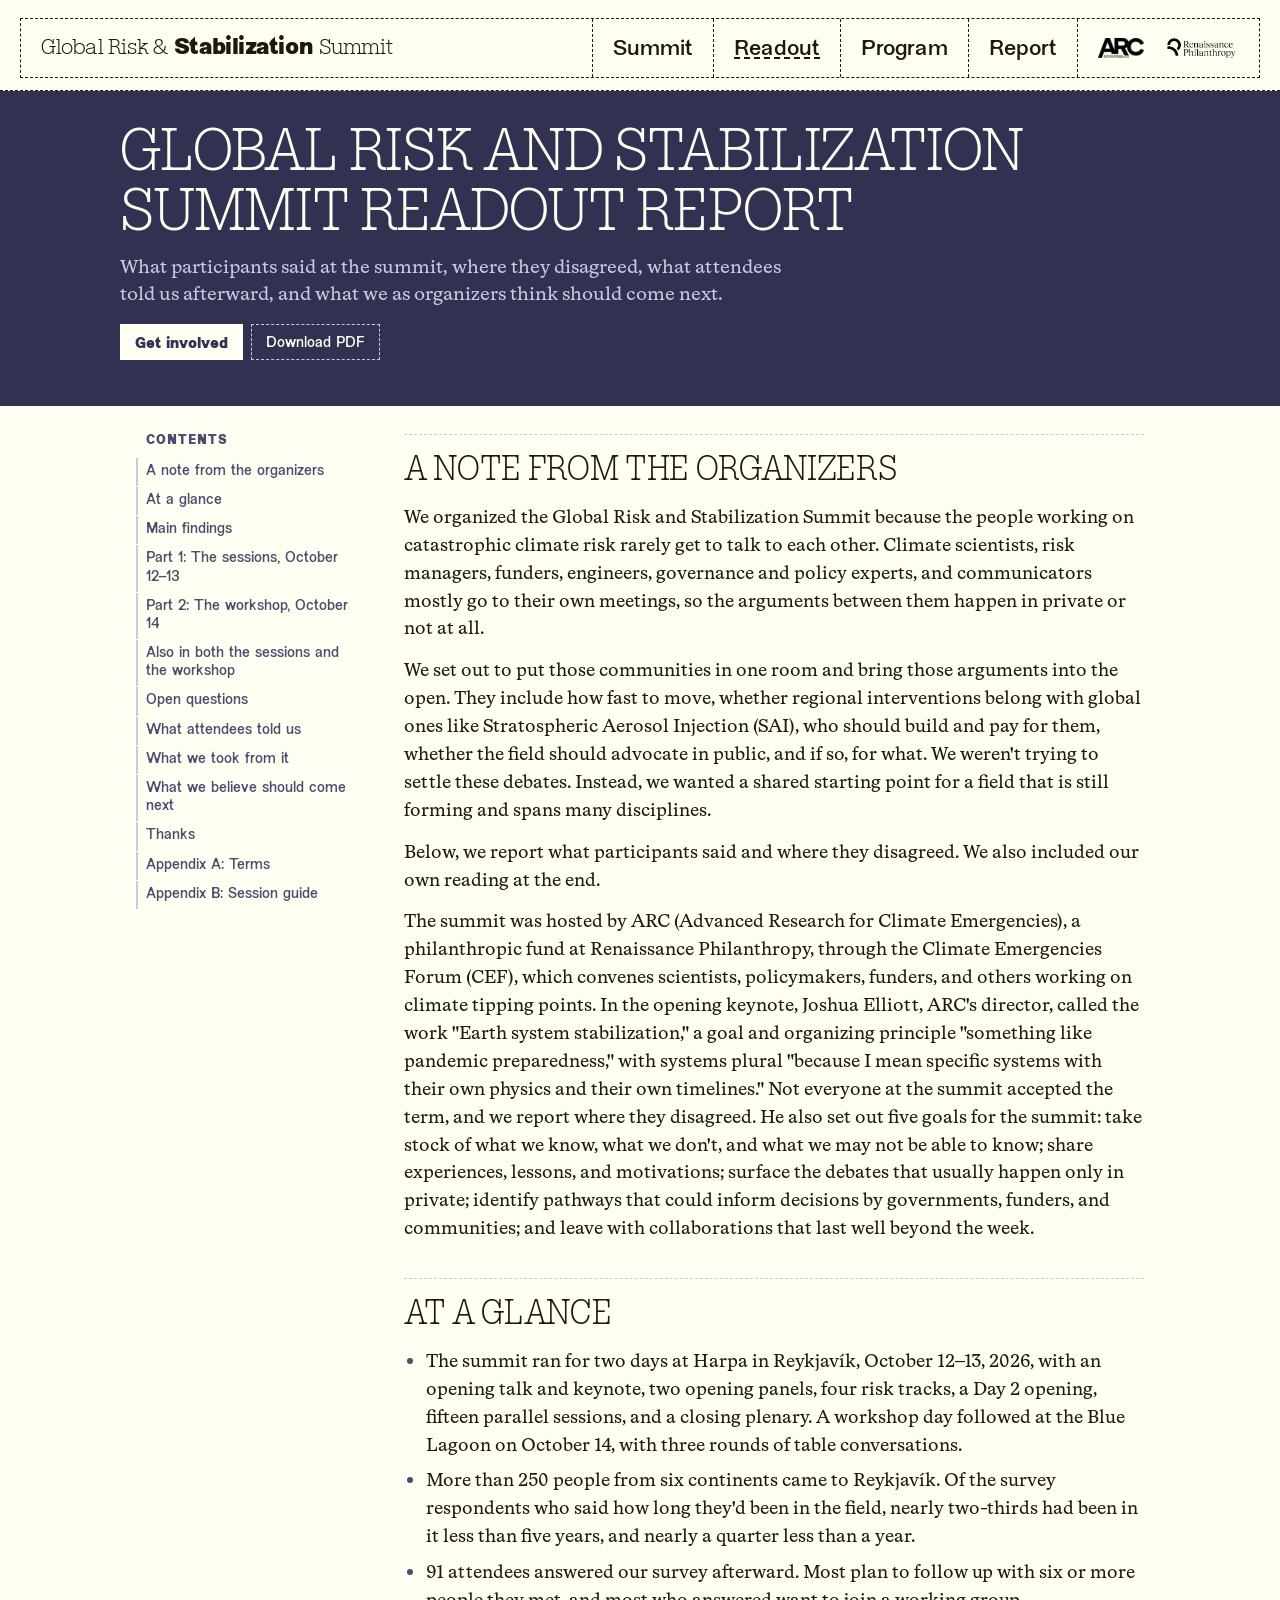
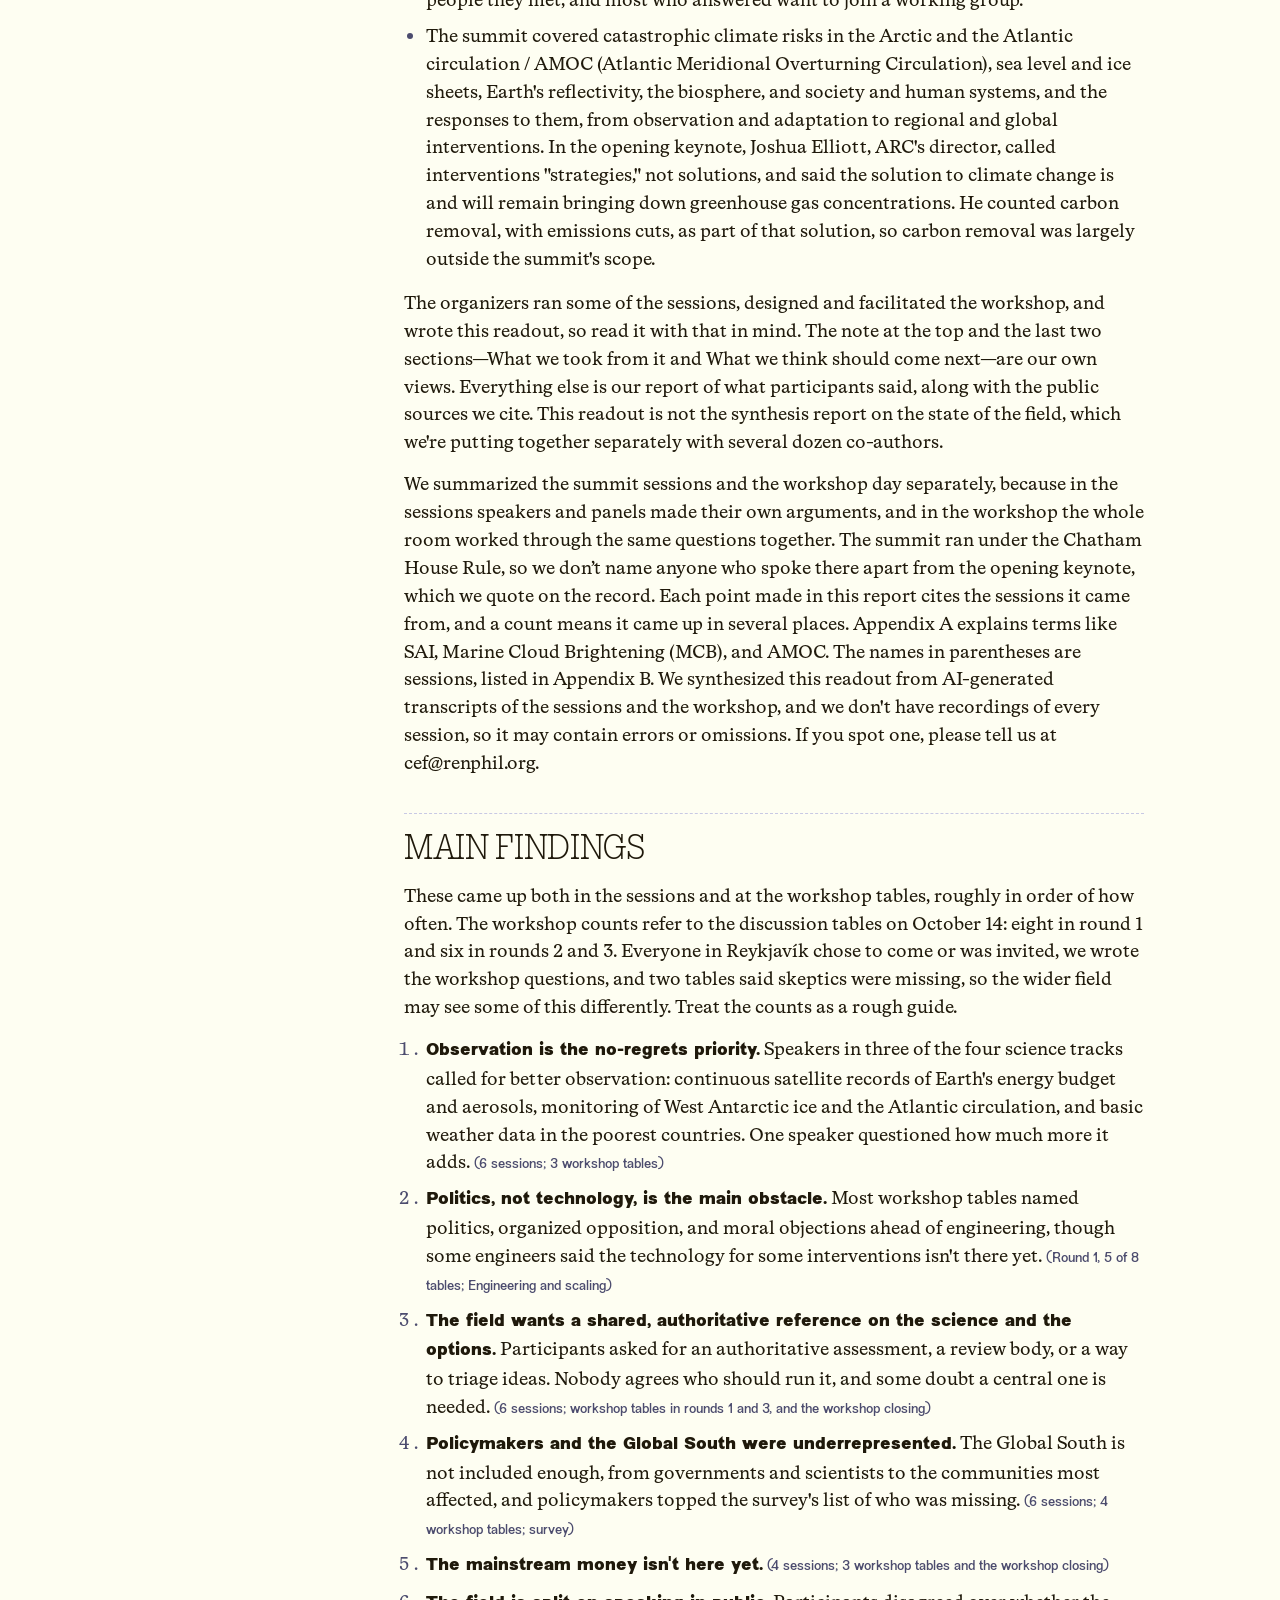
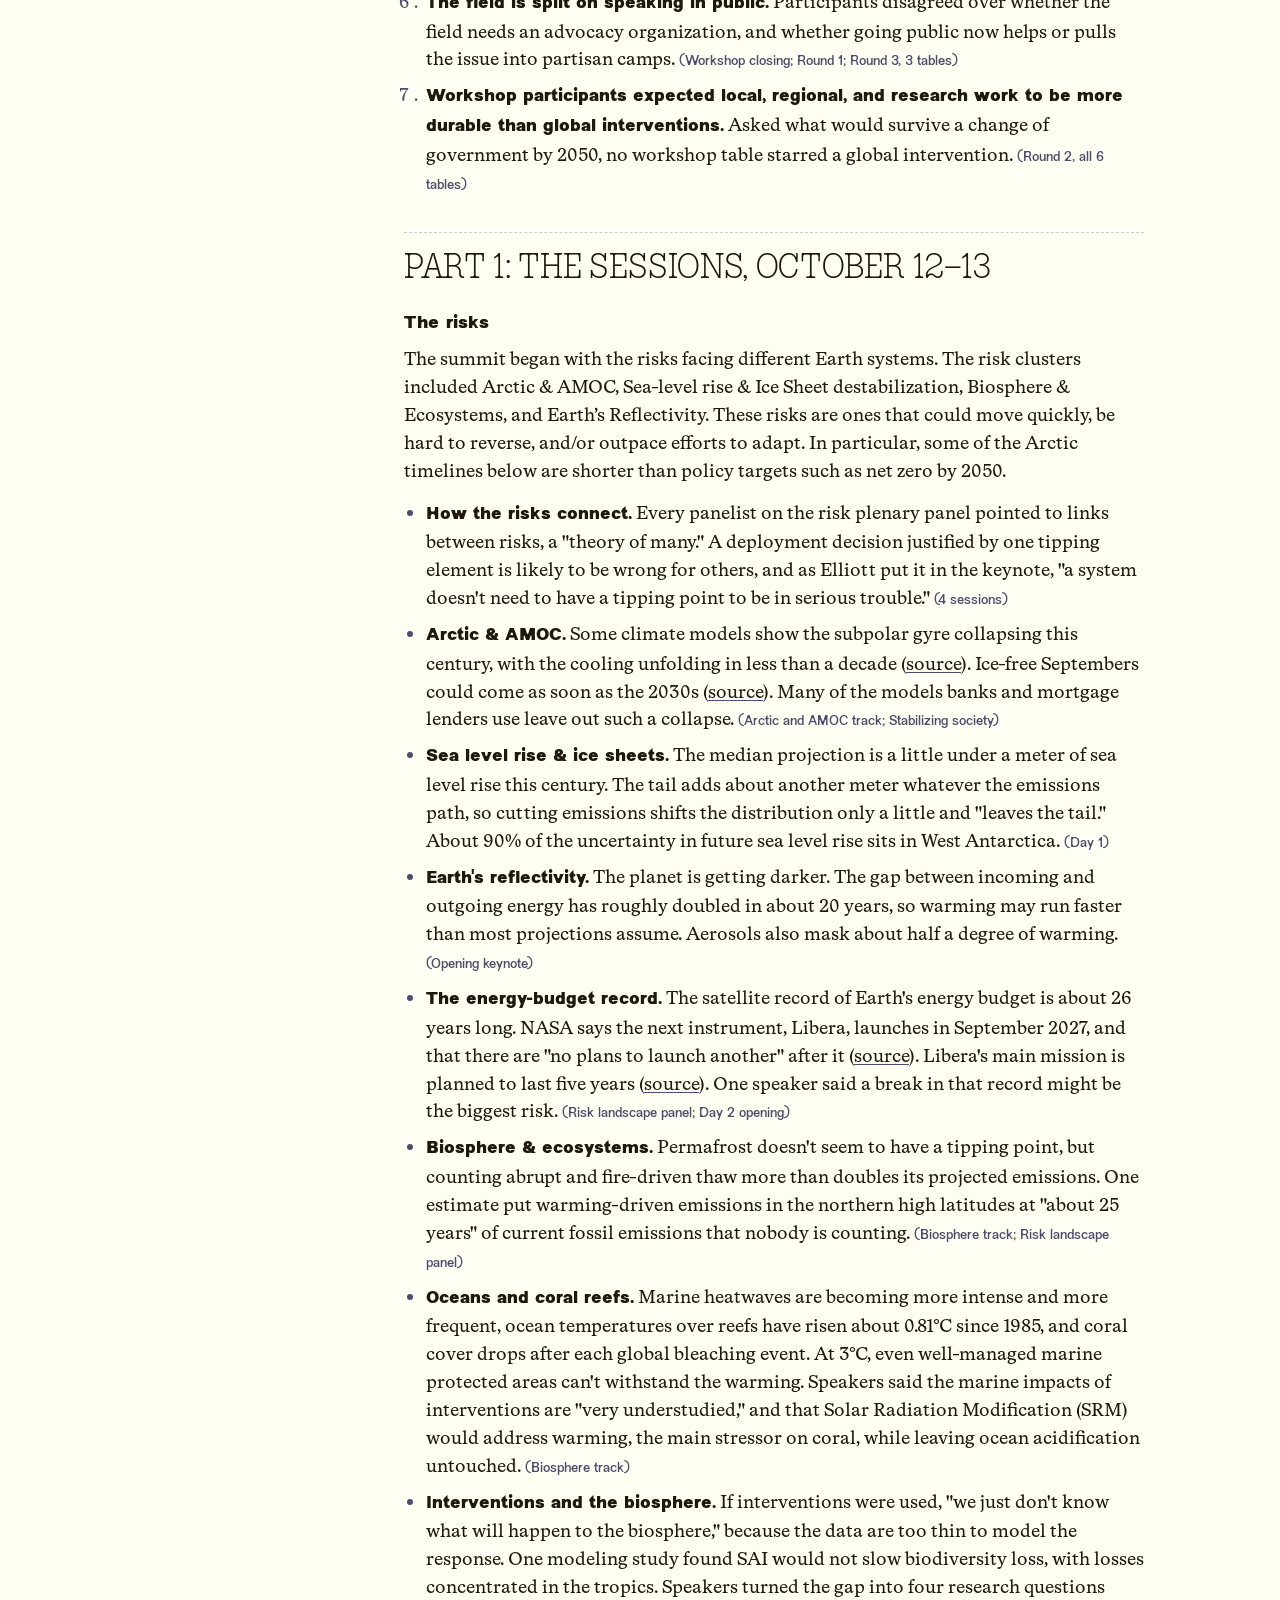
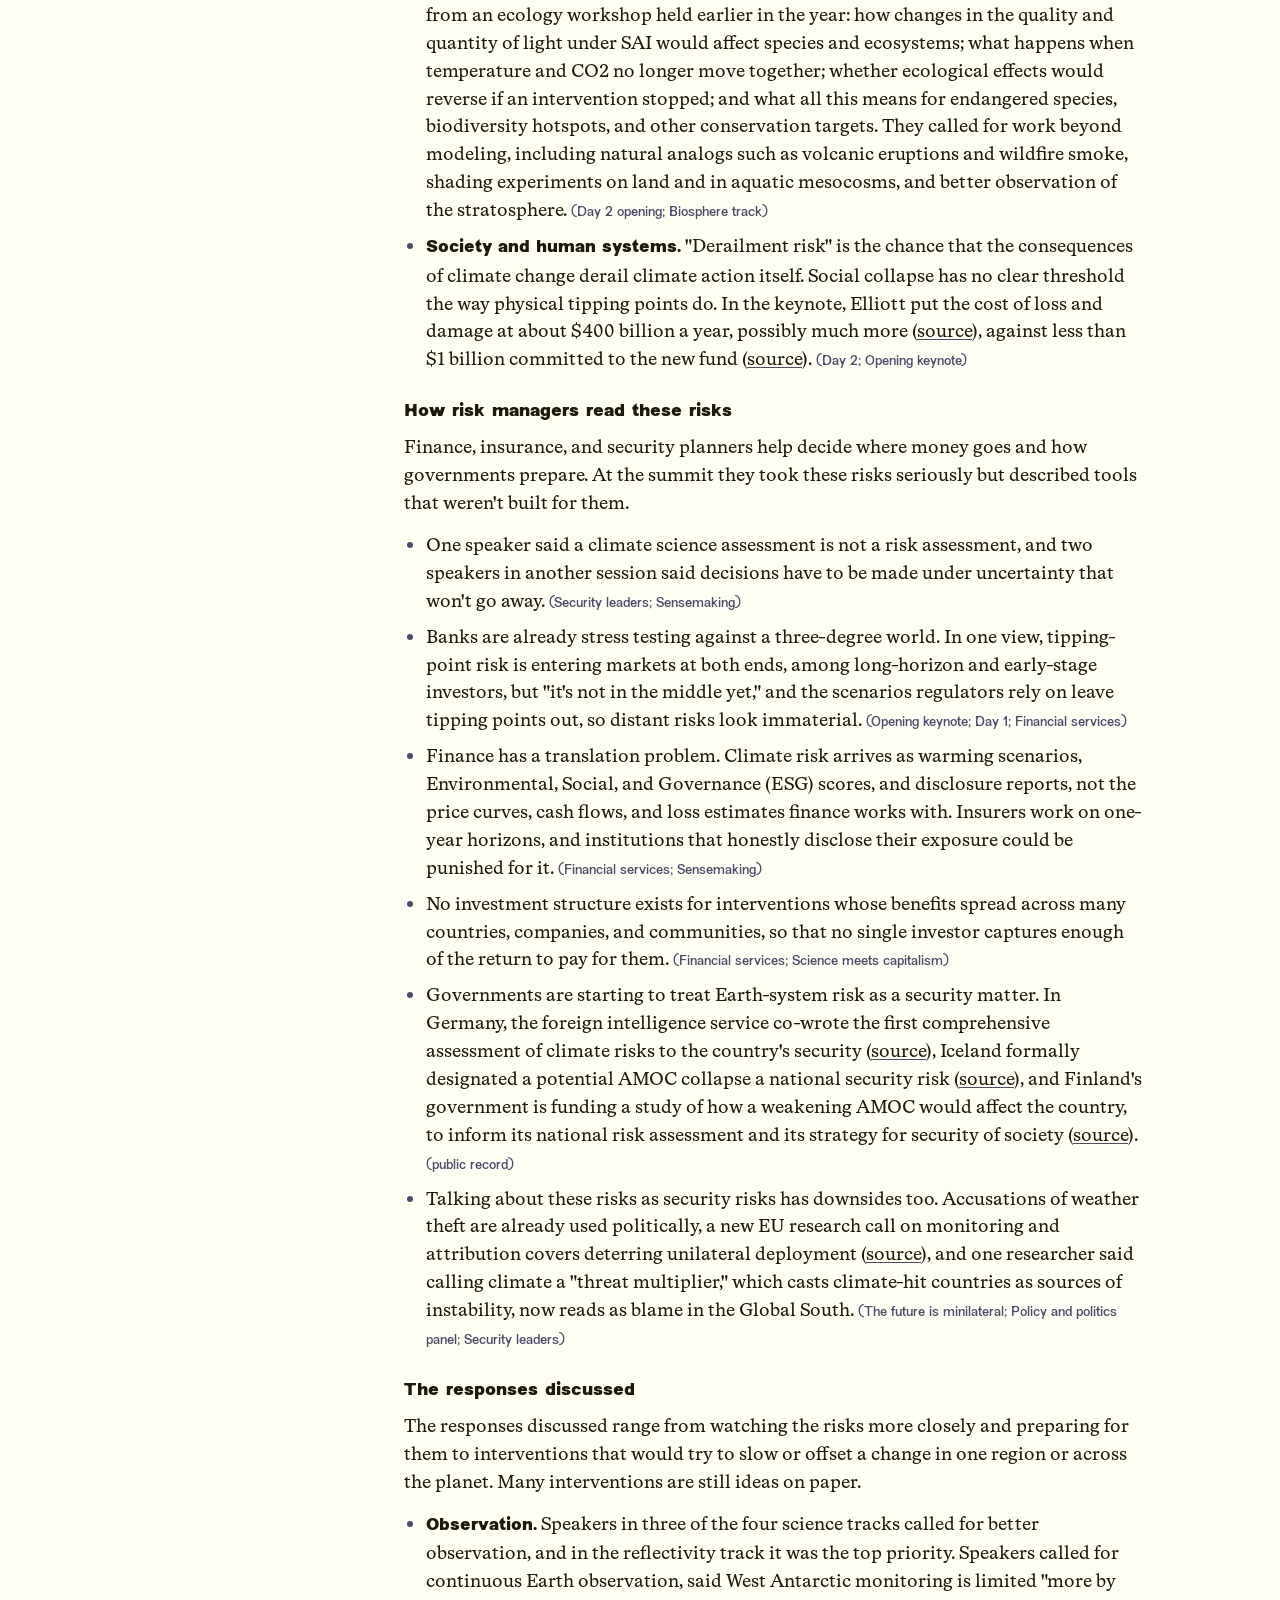
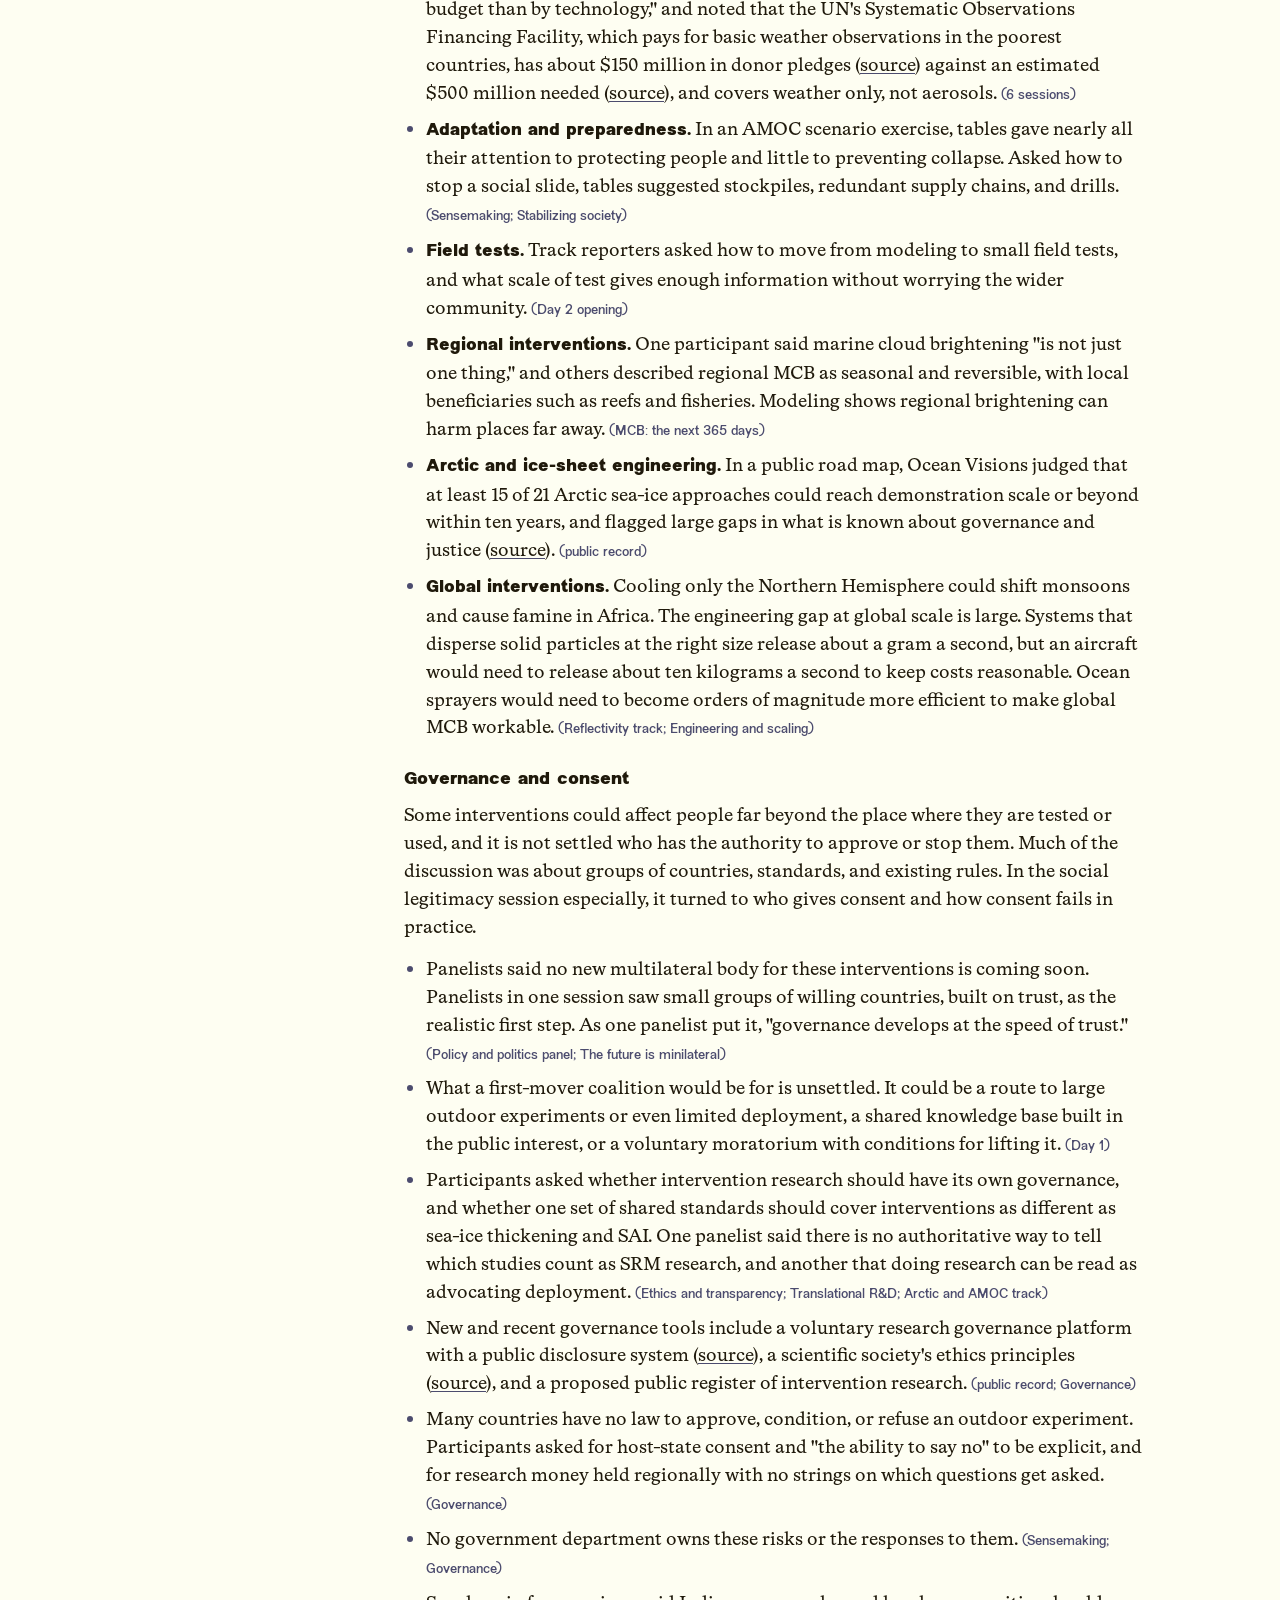
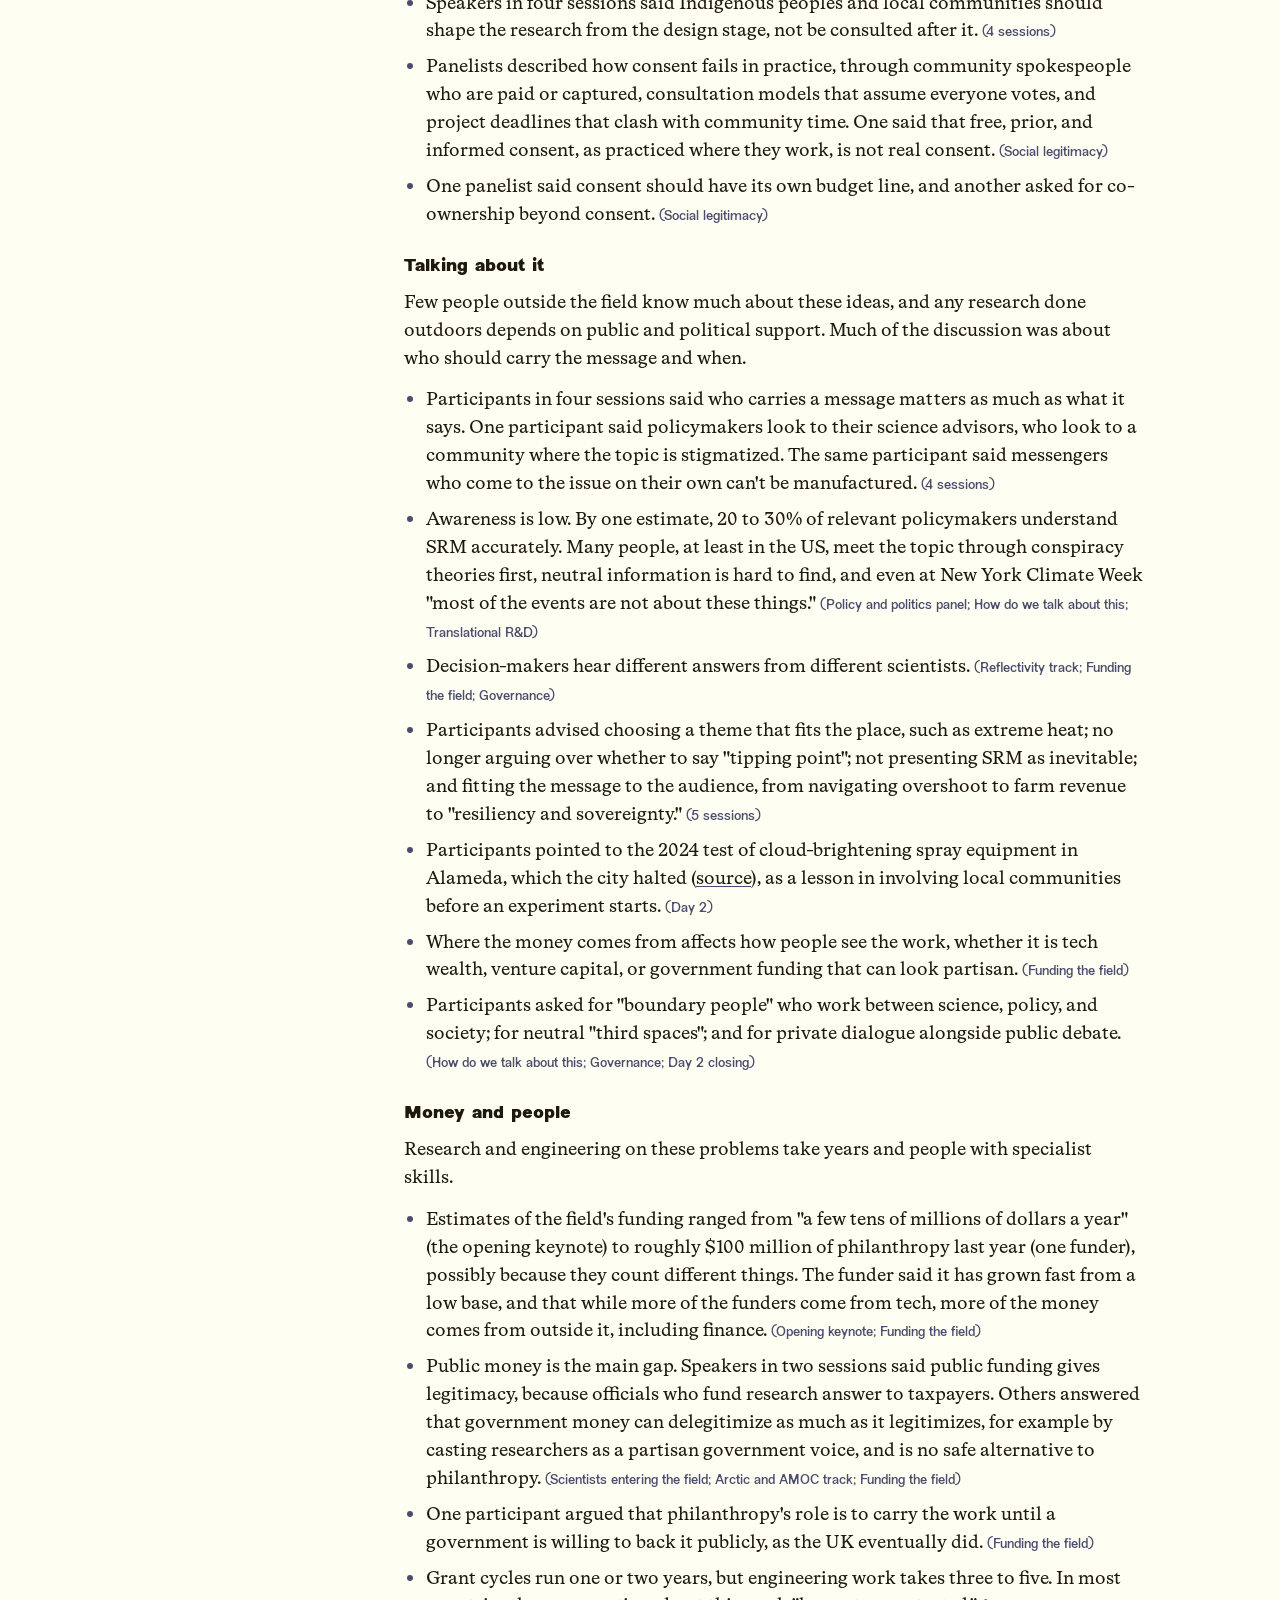
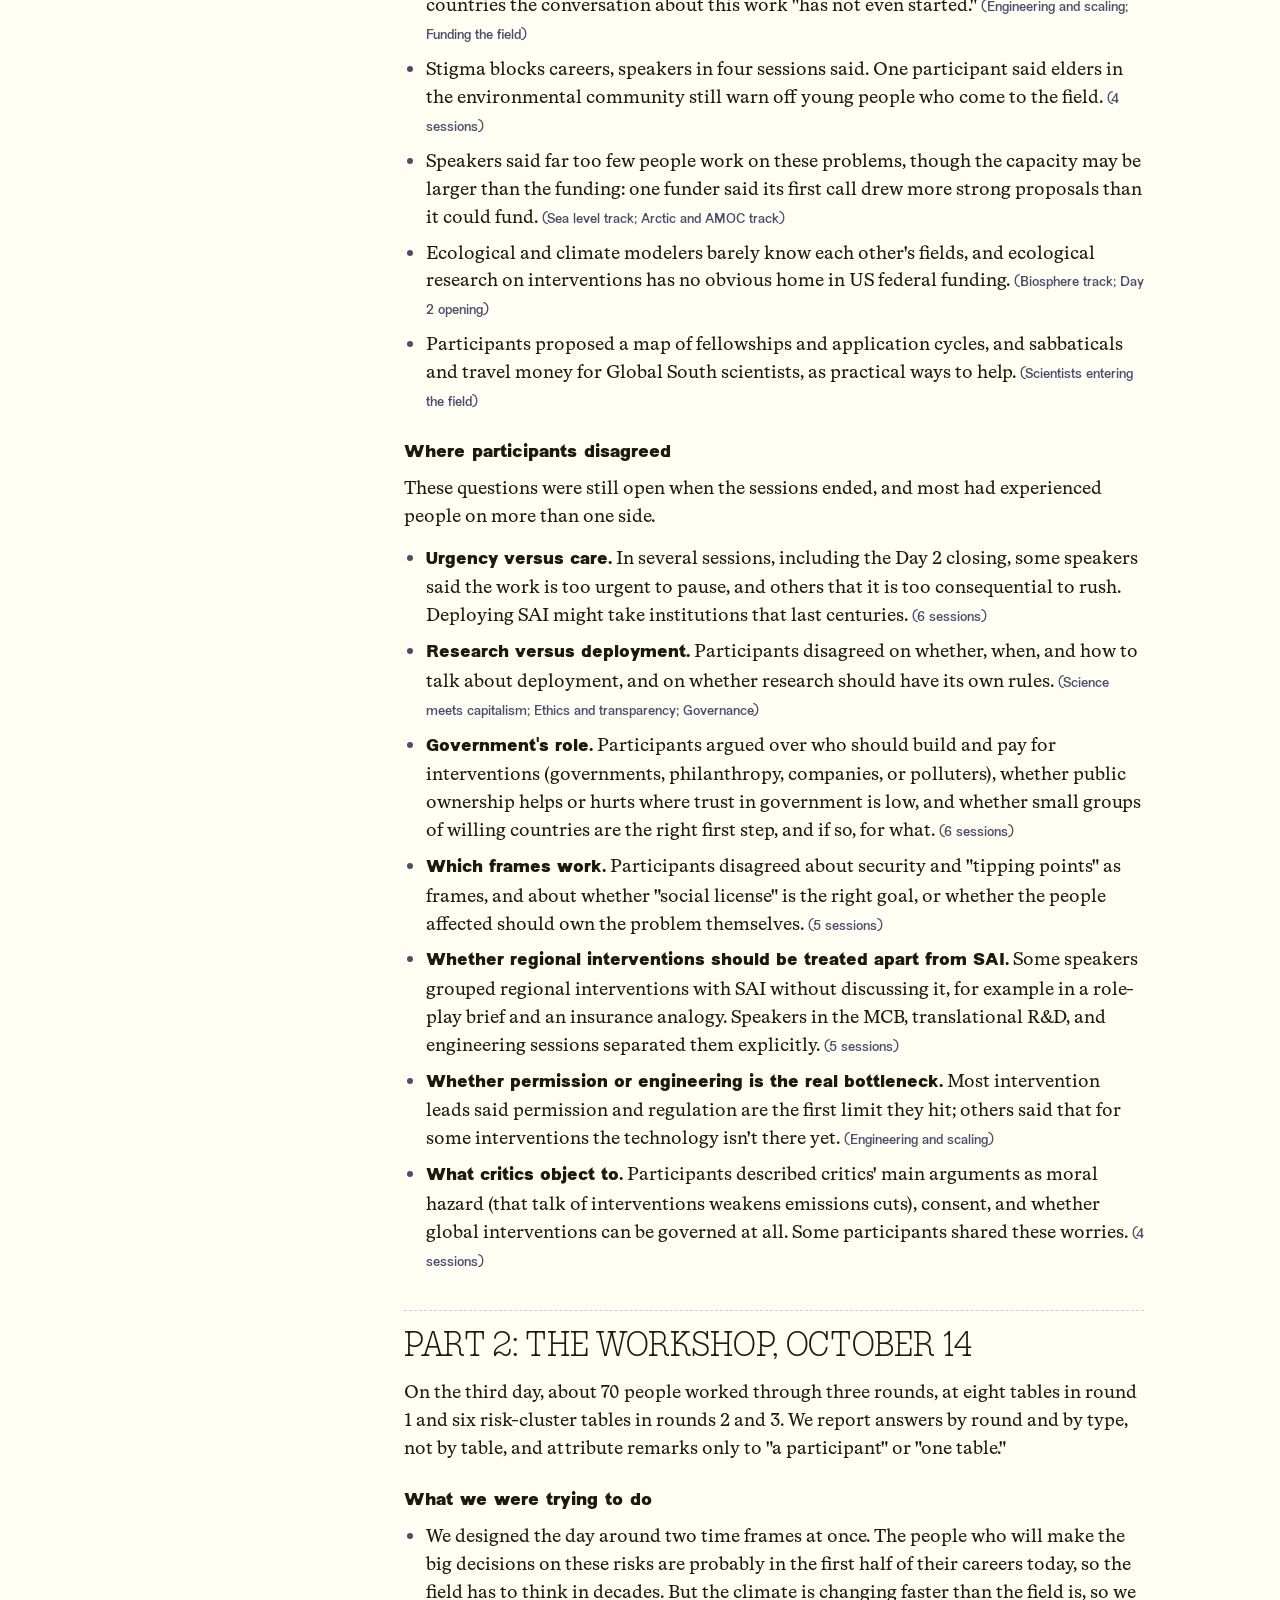
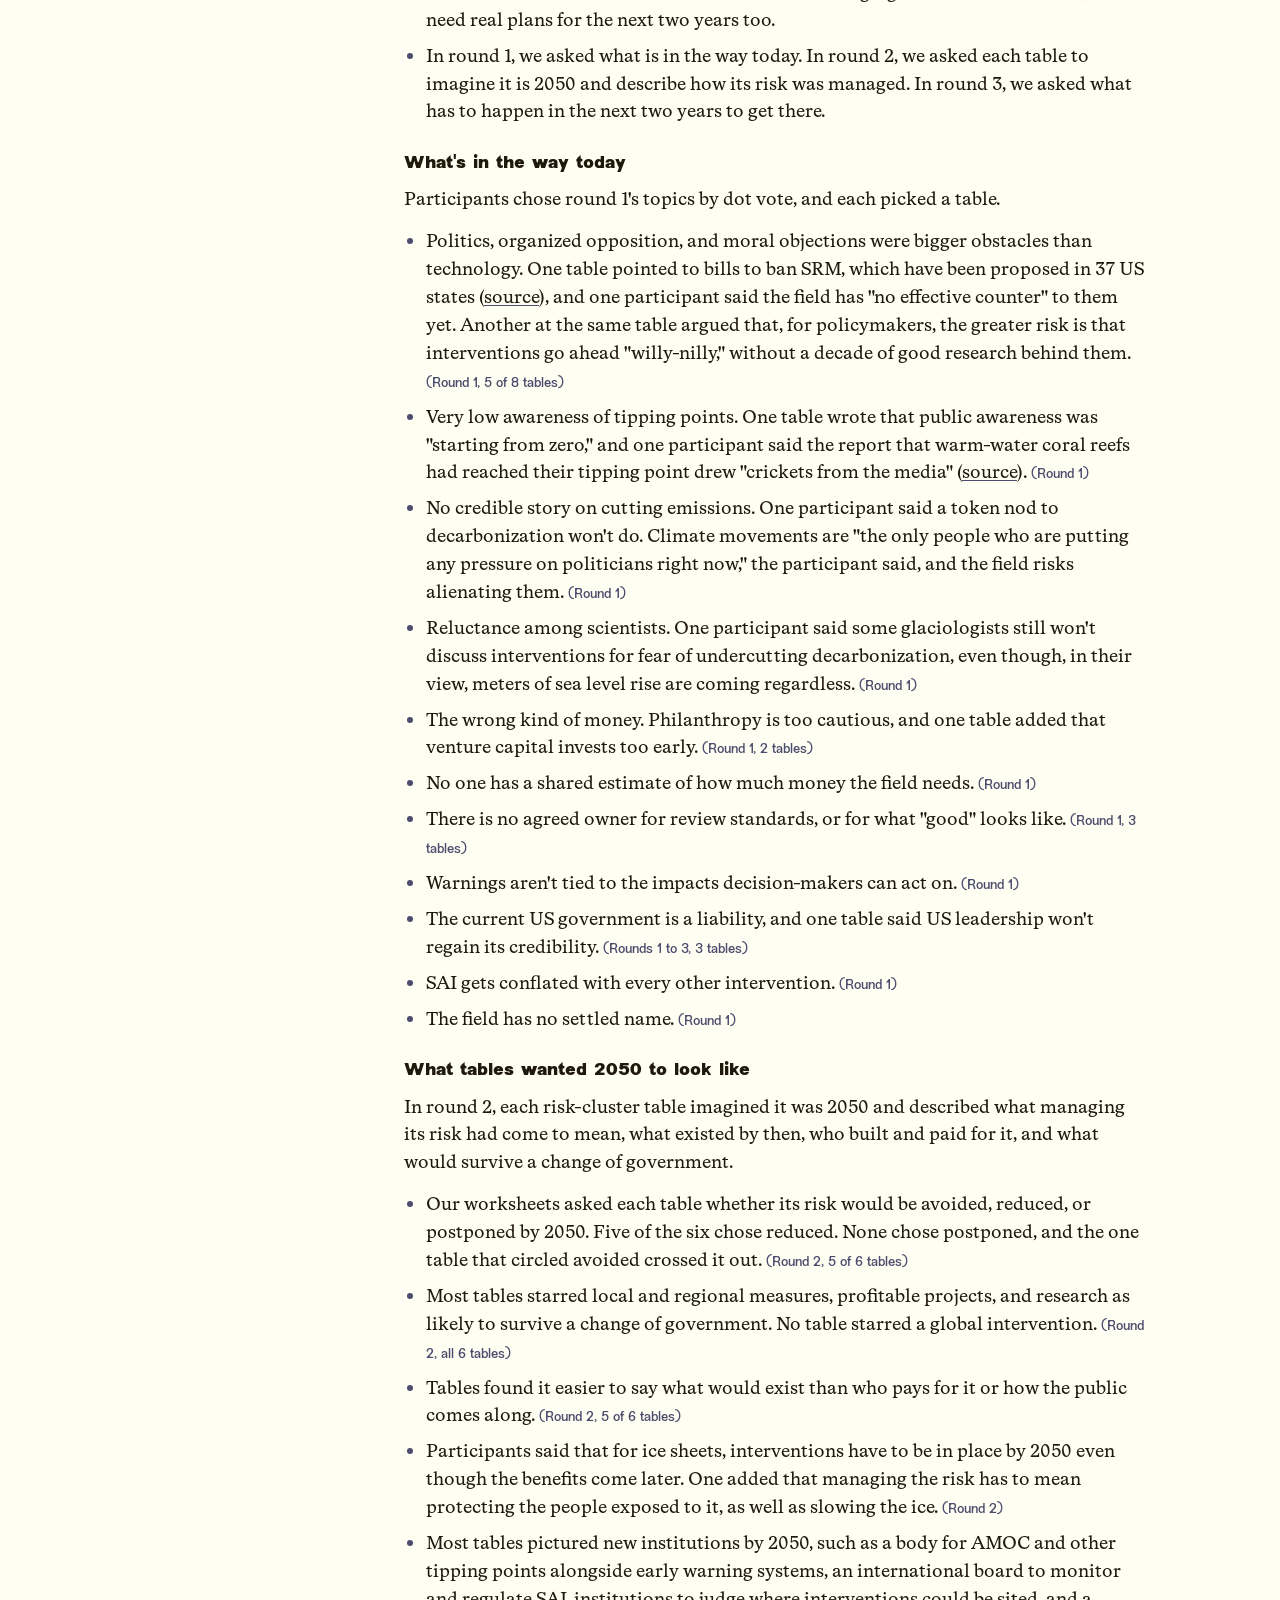
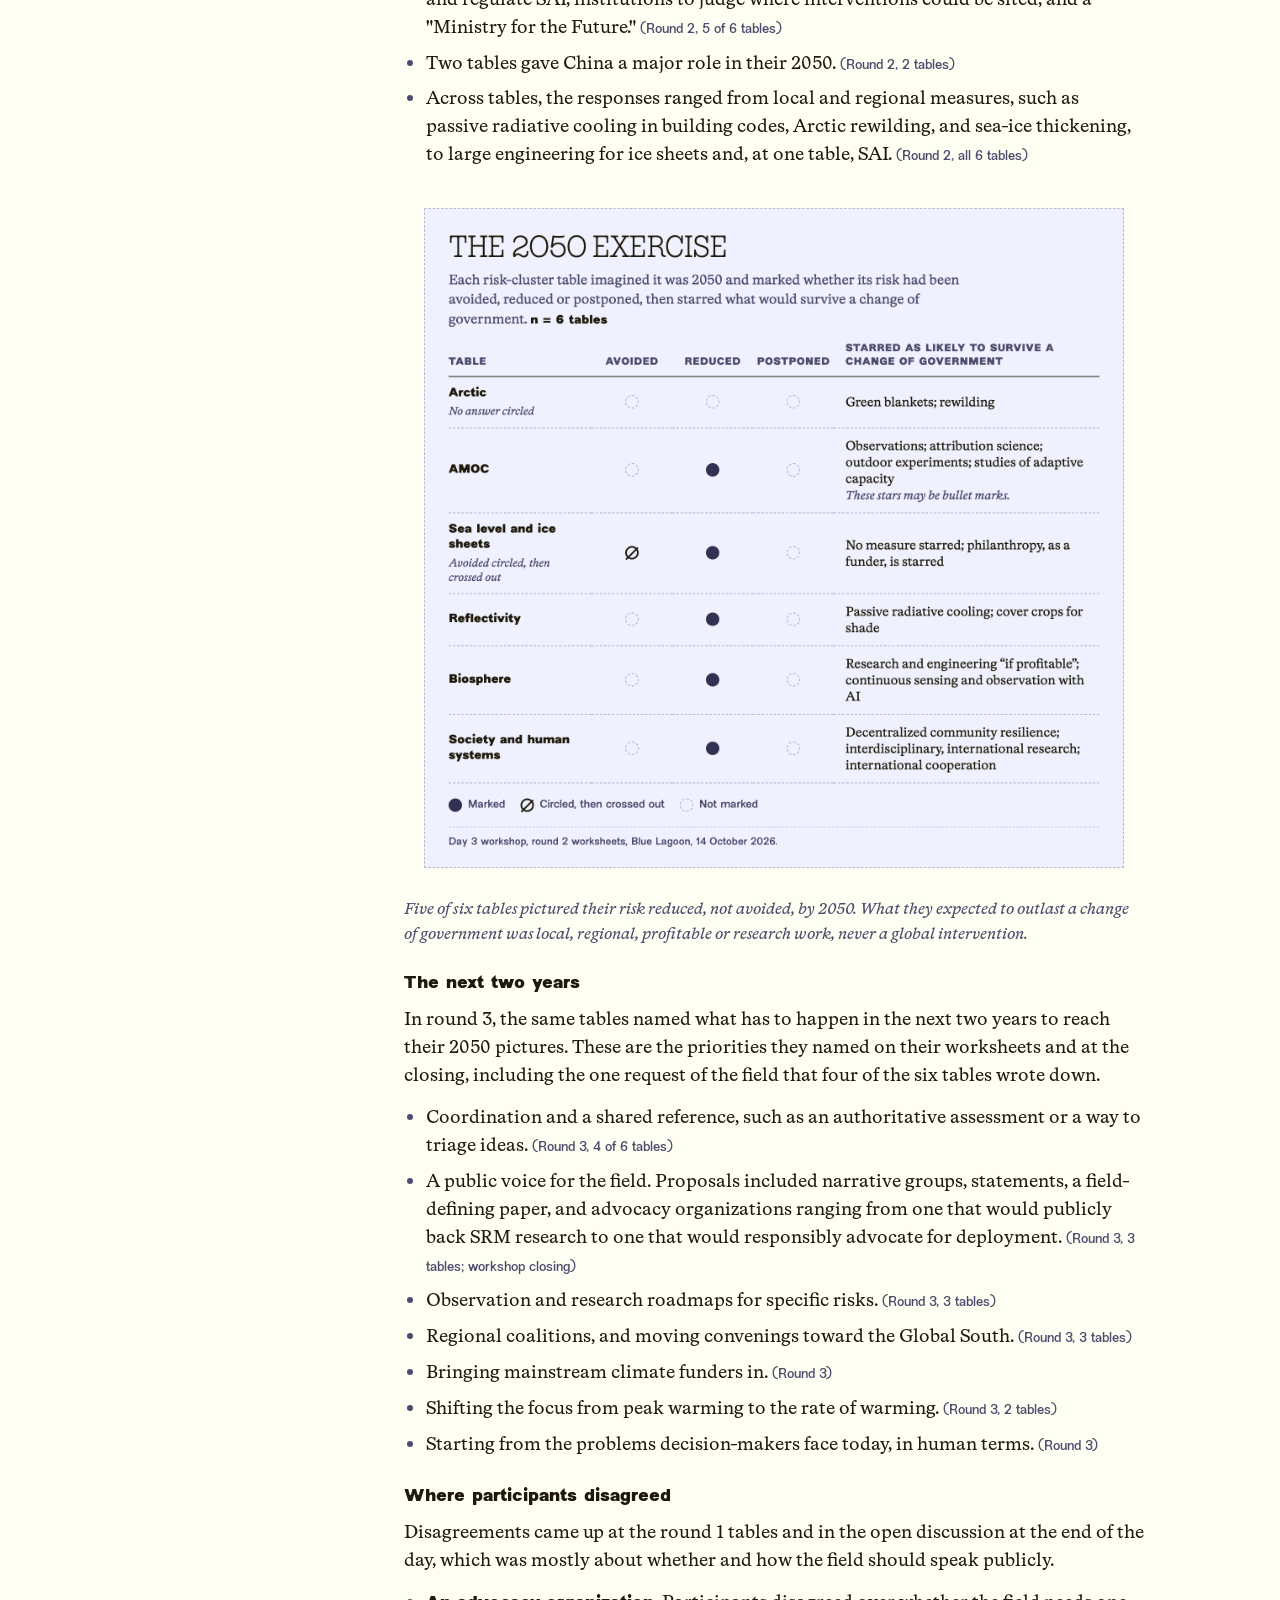
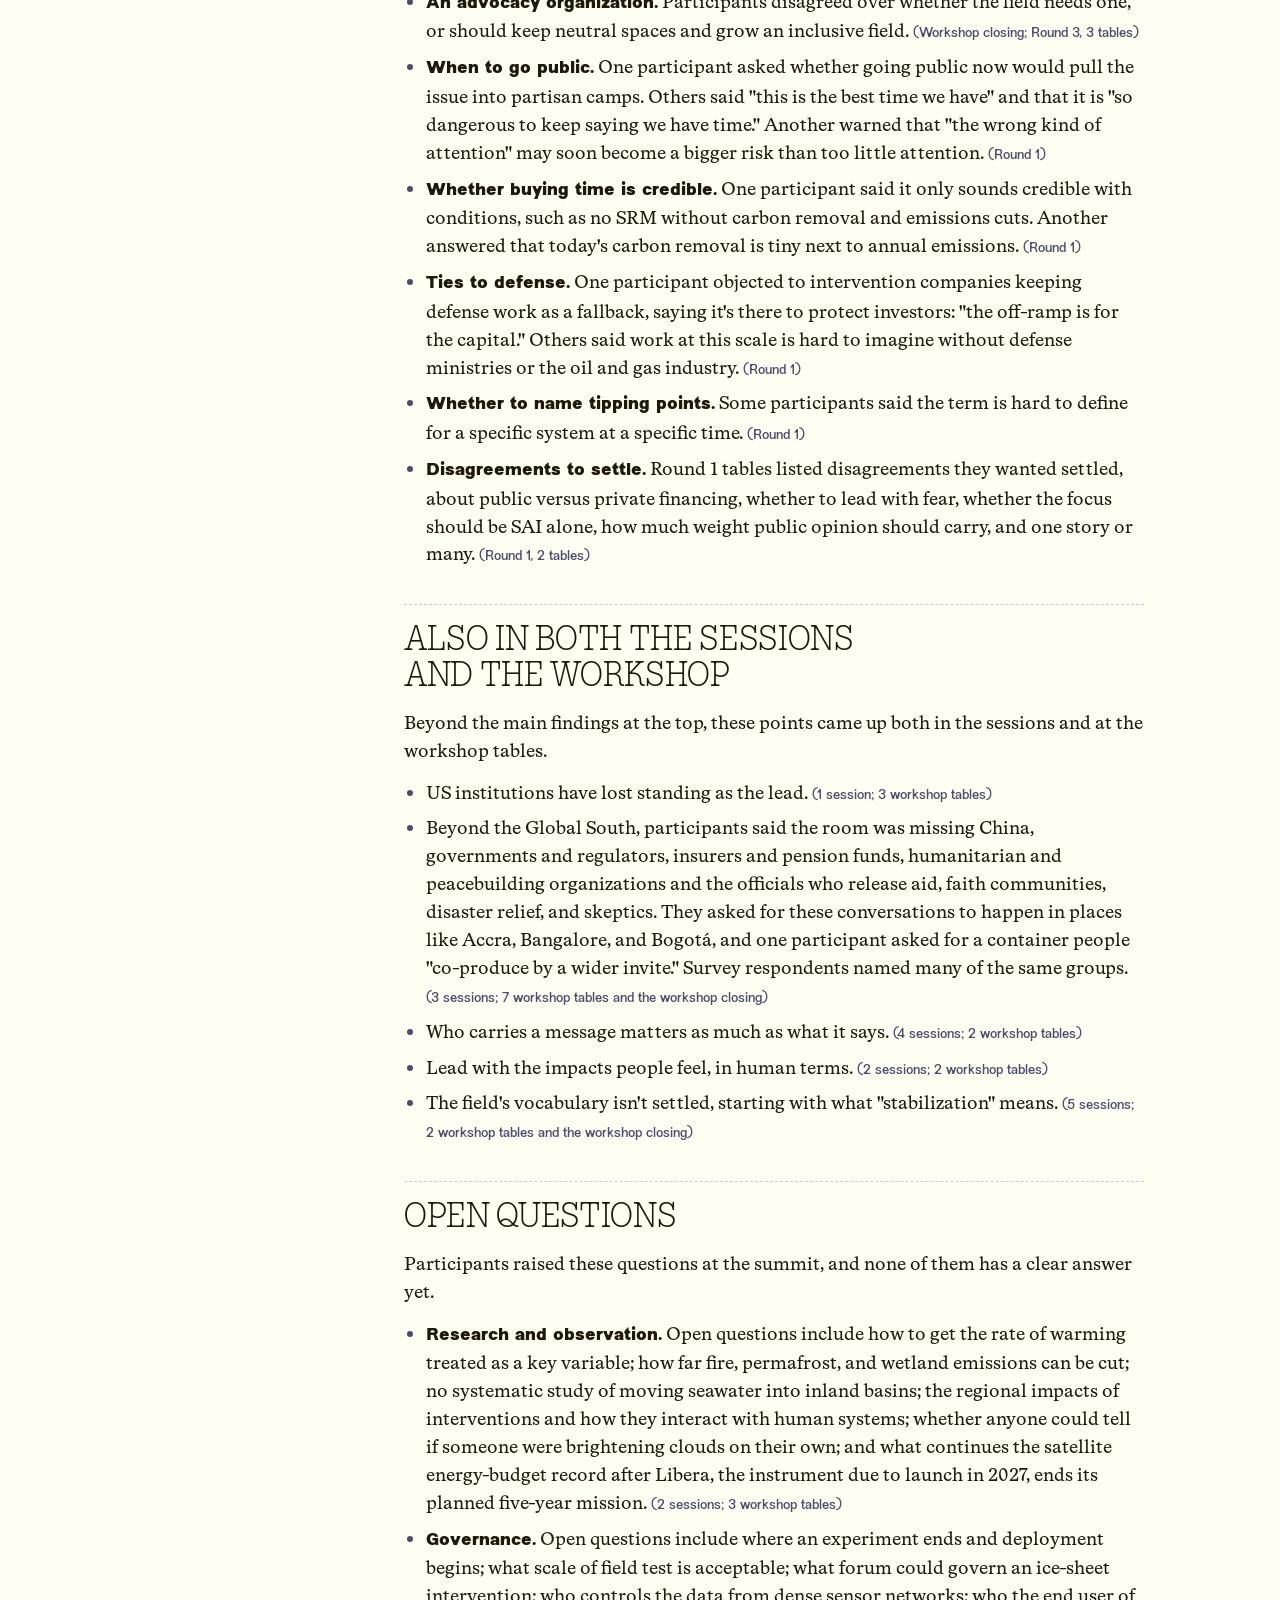
<file: summit-readout-2026/index.html>
<!DOCTYPE html>
<html lang="en">
<head>
<meta charset="utf-8">
<meta name="viewport" content="width=device-width, initial-scale=1">
<meta name="referrer" content="no-referrer">
<title>Summit Readout — The Global Risk and Stabilization Summit</title>
<meta name="description" content="What participants said at the Global Risk and Stabilization Summit in Reykjavík, October 12–14, 2026, where they disagreed, and what the organizers think should come next.">
<link rel="icon" href="/assets/favicon.ico?v=c302b58f" sizes="any">
<link rel="canonical" href="https://globalstabilization.org/summit-readout-2026/">
<meta property="og:type" content="website">
<meta property="og:url" content="https://globalstabilization.org/summit-readout-2026/">
<meta property="og:site_name" content="The Global Risk and Stabilization Summit">
<meta property="og:title" content="Summit Readout — The Global Risk and Stabilization Summit">
<meta property="og:description" content="What participants said at the Global Risk and Stabilization Summit in Reykjavík, October 12–14, 2026, where they disagreed, and what the organizers think should come next.">
<meta property="og:image" content="https://globalstabilization.org/assets/images/social-card.jpg?v=ad44cda4">
<meta property="og:image:width" content="1200">
<meta property="og:image:height" content="630">
<meta property="og:image:alt" content="Bison running across open grassland">
<meta name="twitter:card" content="summary_large_image">
<link rel="stylesheet" href="/styles.css?v=31f979df">
<style>
@font-face { font-family: "Summit Display"; font-weight: 300; font-display: swap; src: url(/assets/fonts/Dirk-Light.woff2?v=7bca59de) format("woff2"); }
@font-face { font-family: "Summit Sans"; font-weight: 400; font-display: swap; src: url(/assets/fonts/NewEdge666-RegularRounded.woff2?v=f5d55f0e) format("woff2"); }
@font-face { font-family: "Summit Sans"; font-weight: 800; font-display: swap; src: url(/assets/fonts/NewEdge666-UltraBoldRounded.woff2?v=48187657) format("woff2"); }
@font-face { font-family: "Summit Serif"; font-weight: 400; font-display: swap; src: url(/assets/fonts/OTScholar-Book.woff2?v=773ebd05) format("woff2"); }
@font-face { font-family: "Summit Serif"; font-weight: 400; font-style: italic; font-display: swap; src: url(/assets/fonts/OTScholar-BookItalic.woff2?v=5bf3edfc) format("woff2"); }

/* Same tokens as the survey insights page. The charts are light-background images, so dark mode frames them on paper. */
:root {
  --paper: #FEFEF2; --ink: #1F190B; --indigo: #4C4C6E; --indigo-200: #EFF2FE; --muted: #4C4C6E; --rule: #C8C9E4;
  --band: #313151; --band-ink: #FEFEF2; --band-muted: #C8C9E4; --chart-bg: #FEFEF2;
  --font-display: "Summit Display", "Roboto Slab", Georgia, serif;
  --font-sans: "Summit Sans", "Figtree", "Helvetica Neue", Arial, sans-serif;
  --font-serif: "Summit Serif", "Source Serif 4", Georgia, serif;
}
@media (prefers-color-scheme: dark) {
  :root:not([data-theme="light"]) { --paper: #1B1B2C; --ink: #FEFEF2; --indigo-200: #26263D; --muted: #C8C9E4; --rule: #47476A;
    --band: #12121F; --indigo: #ABADCF; --offwhite: #1B1B2C; --offblack: #FEFEF2; color-scheme: dark; }
  :root:not([data-theme="light"]) .nav-marks img, :root:not([data-theme="light"]) footer .marks img { filter: brightness(0) invert(1); }
}
:root[data-theme="dark"] { --paper: #1B1B2C; --ink: #FEFEF2; --indigo-200: #26263D; --muted: #C8C9E4; --rule: #47476A;
  --band: #12121F; --indigo: #ABADCF; --offwhite: #1B1B2C; --offblack: #FEFEF2; color-scheme: dark; }
:root[data-theme="dark"] .nav-marks img, :root[data-theme="dark"] footer .marks img { filter: brightness(0) invert(1); }
/* On globalstabilization.org the site's nav, footer and stylesheet wrap this page (build.js); these rules keep the
   readout's own look under the site styles, and clear the site's sticky nav (91px tall). */
:root { --sticky-top: 91px; }
* { box-sizing: border-box; }
html { -webkit-text-size-adjust: 100%; scroll-behavior: smooth; }
body { margin: 0; background: var(--paper); color: var(--ink); font-family: var(--font-serif); font-size: 18px; line-height: 1.55; }
a { color: inherit; text-decoration: underline solid var(--indigo); text-underline-offset: 2px; overflow-wrap: anywhere; }
a:hover { color: inherit; }
.band { background: var(--band); color: var(--band-ink);
  padding-left: max(16px, env(safe-area-inset-left, 0px)); padding-right: max(16px, env(safe-area-inset-right, 0px)); padding-block: 14px 32px; }
.band-inner { max-width: 1040px; margin: 0 auto; }
.lockup { font-family: var(--font-sans); font-size: 15px; display: flex; justify-content: space-between; gap: 4px 12px; flex-wrap: wrap;
  border: 1px dashed rgba(254, 254, 242, 0.35); padding: 8px 12px; }
.lockup a { text-decoration: none; }
.lockup b { font-weight: 800; }
.lockup span { color: var(--band-muted); }
h1 { font-family: var(--font-display); font-weight: 300; text-transform: uppercase; letter-spacing: -0.02em;
  font-size: clamp(34px, 7vw, 60px); line-height: 1; margin: 28px 0 14px; text-wrap: balance; }
.lede { margin: 0; font-family: var(--font-serif); letter-spacing: normal; max-width: 62ch; color: var(--band-muted); font-size: 19px; }
.actions { margin-top: 18px; font-family: var(--font-sans); font-size: 14px; display: flex; flex-wrap: wrap; gap: 8px; }
/* NewEdge leaves extra room below the baseline, so each weight gets top padding to centre its letters in the box. */
.actions a { display: inline-flex; align-items: center; height: 36px; padding: 3px 14px 0; line-height: 1; border: 1px dashed var(--band-muted); text-decoration: none; }
.actions a:hover { border-style: solid; }
.actions a.primary { background: var(--band-ink); color: var(--band); border: 1px solid var(--band-ink); font-weight: 800; padding-top: 5px; }
.actions a.primary:hover { background: transparent; color: var(--band-ink); }
.layout { max-width: 1040px; margin: 0 auto; display: grid; grid-template-columns: 220px minmax(0, 1fr); gap: 48px;
  padding: 28px max(16px, env(safe-area-inset-right, 0px)) 64px max(16px, env(safe-area-inset-left, 0px)); }
/* Contents: the section being read is bold with an indigo rule, and its subsections open beneath it. */
nav.toc { position: sticky; top: calc(var(--sticky-top) + 16px); align-self: start; max-height: calc(100vh - var(--sticky-top) - 32px); overflow-y: auto; overscroll-behavior: contain;
  font-family: var(--font-sans); font-size: 14px; line-height: 1.3; }
nav.toc .toc-label { font-weight: 800; font-size: 12px; letter-spacing: 0.08em; text-transform: uppercase; color: var(--muted); margin: 0 0 8px 10px; }
nav.toc ol { list-style: none; margin: 0; padding: 0; display: grid; gap: 1px; }
nav.toc a { display: block; text-decoration: none; padding: 5px 8px; border-left: 2px solid var(--rule); color: var(--muted); }
nav.toc a:hover { color: var(--ink); }
nav.toc li.active > a { font-weight: 800; color: var(--ink); border-left-color: var(--indigo); }
nav.toc ol.sub { display: none; margin: 2px 0 6px; font-size: 13px; }
nav.toc li.active > ol.sub { display: grid; }
nav.toc ol.sub a { padding: 4px 8px 4px 20px; }
nav.toc ol.sub li.active > a { font-weight: 800; color: var(--ink); border-left-color: var(--indigo); }
article { min-width: 0; max-width: 70ch; }
section { scroll-margin-top: calc(var(--sticky-top) + 16px); margin-bottom: 36px; }
h2 { font-family: var(--font-display); font-weight: 300; text-transform: uppercase; letter-spacing: -0.01em; font-size: clamp(26px, 4.5vw, 34px);
  line-height: 1.05; margin: 0 0 16px; padding-top: 16px; border-top: 1px dashed var(--rule); text-wrap: balance; }
h3 { font-family: var(--font-sans); font-weight: 800; font-size: 17px; line-height: 1.3; margin: 28px 0 10px; scroll-margin-top: calc(var(--sticky-top) + 16px); }
h4 { font-family: var(--font-sans); font-weight: 800; font-size: 15px; margin: 20px 0 8px; }
p { margin: 0 0 14px; }
ul, ol { margin: 0 0 16px; padding-left: 22px; display: grid; gap: 8px; }
li::marker { color: var(--indigo); }
b { font-family: var(--font-sans); font-size: 0.92em; font-weight: 800; }
.cite { font-family: var(--font-sans); font-size: 13px; color: var(--muted); white-space: normal; }
.cta { background: var(--indigo-200); border: 1px dashed var(--rule); padding: 18px 20px; margin: 8px 0 18px; display: grid; gap: 14px; justify-items: start; }
.cta p { margin: 0; }
.cta .button { display: inline-flex; align-items: center; height: 40px; padding: 5px 18px 0; line-height: 1; font-family: var(--font-sans); font-weight: 800; font-size: 15px;
  background: var(--ink); color: var(--paper); border: 1px solid var(--ink); text-decoration: none; }
.cta .button:hover { background: transparent; color: var(--ink); border-color: var(--ink); }
.table-wrap { overflow-x: auto; -webkit-overflow-scrolling: touch; margin: 4px 0 18px; }
table { border-collapse: collapse; width: 100%; font-family: var(--font-sans); font-size: 14px; line-height: 1.35; }
th, td { padding: 8px 10px 8px 0; border-bottom: 1px dashed var(--rule); text-align: left; vertical-align: top; }
th { font-weight: 800; font-size: 13px; }
td b { font-size: 1em; }
.charts { display: grid; gap: 28px; margin: 20px 0 8px; }
figure.chart { margin: 0; display: grid; gap: 8px; }
figure.chart img { width: 100%; height: auto; display: block; background: var(--chart-bg); }
figure.chart figcaption { font-size: 16px; color: var(--muted); font-style: italic; }
.colophon { display: none; max-width: 1040px; margin: 0 auto; padding: 0 16px 48px; font-family: var(--font-sans); font-size: 14px; color: var(--muted); }
/* The site nav already carries the summit name, so the band's lockup shows only in print. */
.nav-wrap ~ .band .lockup { display: none; }
.nav-wrap ~ .band h1 { margin-top: 14px; }
:focus-visible { outline: 2px solid var(--indigo); outline-offset: 2px; }
/* On phones each table row becomes a card, with the column name above each value. */
@media (max-width: 640px) {
  .table-wrap table, .table-wrap tbody, .table-wrap tr, .table-wrap td { display: block; width: 100%; }
  .table-wrap thead { display: none; }
  .table-wrap tr { border-bottom: 1px dashed var(--rule); padding: 12px 0; }
  .table-wrap td { border: 0; padding: 3px 0; }
  .table-wrap td::before { content: attr(data-label); display: block; font-weight: 800; font-size: 12px; color: var(--muted); }
  .table-wrap td:first-child::before { display: none; }
}
@media (max-width: 860px) {
  .layout { grid-template-columns: minmax(0, 1fr); gap: 20px; }
  nav.toc { position: static; max-height: none; }
  nav.toc > ol { display: flex; flex-wrap: wrap; gap: 6px; }
  nav.toc > ol > li > a { border: 1px dashed var(--rule); padding: 5px 10px; }
  nav.toc li.active > a { font-weight: 400; border-color: var(--rule); }
  nav.toc li.active > ol.sub { display: none; }
}
@media print {
  /* Pages print on the charts' off-white, margins included, so the figures sit on the page without a visible box. */
  @page { size: Letter; margin: 0.7in 0.75in 0.85in; background: #FEFEF2;
    @bottom-center { content: counter(page) " of " counter(pages); font-family: "Summit Sans", Arial, sans-serif; font-size: 9pt; color: #4C4C6E; } }
  :root { --paper: #FEFEF2; }
  html, body { -webkit-print-color-adjust: exact; print-color-adjust: exact; background: #FEFEF2; }
  body { font-size: 11pt; line-height: 1.45; color: #1F190B; }
  .band { background: #FEFEF2; color: #1F190B; padding: 0 0 12pt; }
  .lockup { border-color: #ABADCF; } .lockup span, .lede { color: #4C4C6E; }
  .actions, nav.toc, .nav-wrap, footer { display: none; }
  .colophon { display: block; } .nav-wrap ~ .band .lockup { display: flex; }
  .nav-wrap ~ .band h1 { margin-top: 28px; }
  .layout { display: block; padding: 0; }
  article { max-width: none; }
  h2 { break-after: avoid; } h3, h4 { break-after: avoid; }
  li, figure.chart, tr { break-inside: avoid; }
  section#appendix-a-terms { break-before: page; }
  section#appendix-c-more-from-the-sessions { break-before: page; }
  a { text-decoration: none; }
  figure.chart img { max-height: 7.5in; width: auto; max-width: 100%; }
}
</style>
</head>
<body>
<div class="nav-wrap"><nav class="nav">
  <a class="nav-brand" href="/"><span class="wordmark-inline"><span class="wm-light">Global Risk &amp;</span><span class="wm-bold">Stabilization</span><span class="wm-light">Summit</span></span></a>
  <div class="nav-right">
    <div class="nav-links"><a class="nav-link" href="/">Summit</a><a class="nav-link" href="/summit-readout-2026/" aria-current="page">Readout</a><a class="nav-link" href="/program/">Program</a><a class="nav-link" href="/report/">Report</a></div>
    <div class="nav-marks">
      <a class="mark" href="https://arc.renaissancephilanthropy.org/"><img class="arc" src="/assets/logos/arc-logo-offwhite.webp?v=836d32b6" alt="ARC — Advanced Research for Climate Emergencies"></a>
      <a class="mark" href="https://www.renaissancephilanthropy.org/"><img src="/assets/logos/renphil-logo-offwhite.webp?v=91bf81d2" alt="Renaissance Philanthropy"></a>
    </div>
  </div>
</nav></div>
<header class="band">
  <div class="band-inner">
    <div class="lockup"><a href="/">Global Risk &amp; <b>Stabilization</b> Summit</a><span>Reykjavík · October 12–14, 2026 · Readout</span></div>
    <h1>Global Risk and Stabilization Summit Readout Report</h1>
    <p class="lede">What participants said at the summit, where they disagreed, what attendees told us afterward, and what we as organizers think should come next.</p>
    <p class="actions"><a class="primary" href="https://tally.so/r/zEjgEZ?source=readout" target="_blank" rel="noopener">Get involved</a> <a href="/summit-readout-2026/global-risk-and-stabilization-summit-readout.pdf">Download PDF</a></p>
  </div>
</header>
<div class="layout">
  <nav class="toc" aria-label="Contents"><p class="toc-label">Contents</p><ol><li><a href="#a-note-from-the-organizers">A note from the organizers</a></li><li><a href="#at-a-glance">At a glance</a></li><li><a href="#main-findings">Main findings</a></li><li><a href="#part-1-the-sessions-october-12-13">Part 1: The sessions, October 12–13</a><ol class="sub"><li><a href="#the-risks">The risks</a></li><li><a href="#how-risk-managers-read-these-risks">How risk managers read these risks</a></li><li><a href="#the-responses-discussed">The responses discussed</a></li><li><a href="#governance-and-consent">Governance and consent</a></li><li><a href="#talking-about-it">Talking about it</a></li><li><a href="#money-and-people">Money and people</a></li><li><a href="#where-participants-disagreed">Where participants disagreed</a></li></ol></li><li><a href="#part-2-the-workshop-october-14">Part 2: The workshop, October 14</a><ol class="sub"><li><a href="#what-we-were-trying-to-do">What we were trying to do</a></li><li><a href="#what-s-in-the-way-today">What's in the way today</a></li><li><a href="#what-tables-wanted-2050-to-look-like">What tables wanted 2050 to look like</a></li><li><a href="#the-next-two-years">The next two years</a></li><li><a href="#where-participants-disagreed-2">Where participants disagreed</a></li></ol></li><li><a href="#also-in-both-the-sessions-and-the-workshop">Also in both the sessions and the workshop</a></li><li><a href="#open-questions">Open questions</a></li><li><a href="#what-attendees-told-us">What attendees told us</a><ol class="sub"><li><a href="#what-people-wrote-afterward">What people wrote afterward</a></li></ol></li><li><a href="#what-we-took-from-it">What we took from it</a><ol class="sub"><li><a href="#what-worked">What worked</a></li><li><a href="#what-surprised-us">What surprised us</a></li><li><a href="#what-we-d-do-differently">What we'd do differently</a></li></ol></li><li><a href="#what-we-believe-should-come-next">What we believe should come next</a><ol class="sub"><li><a href="#open-fundable-gaps">Open, fundable gaps</a></li><li><a href="#where-research-could-go-next">Where research could go next</a></li></ol></li><li><a href="#thanks">Thanks</a></li><li><a href="#appendix-a-terms">Appendix A: Terms</a></li><li><a href="#appendix-b-session-guide">Appendix B: Session guide</a><ol class="sub"><li><a href="#day-1-monday-october-12-harpa">Day 1: Monday, October 12, Harpa</a></li><li><a href="#day-2-tuesday-october-13-harpa">Day 2: Tuesday, October 13, Harpa</a></li><li><a href="#day-3-wednesday-october-14-blue-lagoon">Day 3: Wednesday, October 14, Blue Lagoon</a></li></ol></li></ol></nav>
  <article>
<section id="a-note-from-the-organizers"><h2>A note from the organizers</h2>
<p>We organized the Global Risk and Stabilization Summit because the people working on catastrophic climate risk rarely get to talk to each other. Climate scientists, risk managers, funders, engineers, governance and policy experts, and communicators mostly go to their own meetings, so the arguments between them happen in private or not at all.</p>
<p>We set out to put those communities in one room and bring those arguments into the open. They include how fast to move, whether regional interventions belong with global ones like Stratospheric Aerosol Injection (SAI), who should build and pay for them, whether the field should advocate in public, and if so, for what. We weren't trying to settle these debates. Instead, we wanted a shared starting point for a field that is still forming and spans many disciplines.</p>
<p>Below, we report what participants said and where they disagreed. We also included our own reading at the end.</p>
<p>The summit was hosted by ARC (Advanced Research for Climate Emergencies), a philanthropic fund at Renaissance Philanthropy, through the Climate Emergencies Forum (CEF), which convenes scientists, policymakers, funders, and others working on climate tipping points. In the opening keynote, Joshua Elliott, ARC's director, called the work "Earth system stabilization," a goal and organizing principle "something like pandemic preparedness," with systems plural "because I mean specific systems with their own physics and their own timelines." Not everyone at the summit accepted the term, and we report where they disagreed. He also set out five goals for the summit: take stock of what we know, what we don't, and what we may not be able to know; share experiences, lessons, and motivations; surface the debates that usually happen only in private; identify pathways that could inform decisions by governments, funders, and communities; and leave with collaborations that last well beyond the week.</p>
</section><section id="at-a-glance"><h2>At a glance</h2>
<ul>
<li>The summit ran for two days at Harpa in Reykjavík, October 12–13, 2026, with an opening talk and keynote, two opening panels, four risk tracks, a Day 2 opening, fifteen parallel sessions, and a closing plenary. A workshop day followed at the Blue Lagoon on October 14, with three rounds of table conversations.</li>
<li>More than 250 people from six continents came to Reykjavík. Of the survey respondents who said how long they'd been in the field, nearly two-thirds had been in it less than five years, and nearly a quarter less than a year.</li>
<li>91 attendees answered our survey afterward. Most plan to follow up with six or more people they met, and most who answered want to join a working group.</li>
<li>The summit covered catastrophic climate risks in the Arctic and the Atlantic circulation / AMOC (Atlantic Meridional Overturning Circulation), sea level and ice sheets, Earth's reflectivity, the biosphere, and society and human systems, and the responses to them, from observation and adaptation to regional and global interventions. In the opening keynote, Joshua Elliott, ARC's director, called interventions "strategies," not solutions, and said the solution to climate change is and will remain bringing down greenhouse gas concentrations. He counted carbon removal, with emissions cuts, as part of that solution, so carbon removal was largely outside the summit's scope.</li>
</ul>
<p>The organizers ran some of the sessions, designed and facilitated the workshop, and wrote this readout, so read it with that in mind. The note at the top and the last two sections—What we took from it and What we think should come next—are our own views. Everything else is our report of what participants said, along with the public sources we cite. This readout is not the synthesis report on the state of the field, which we're putting together separately with several dozen co-authors.</p>
<p>We summarized the summit sessions and the workshop day separately, because in the sessions speakers and panels made their own arguments, and in the workshop the whole room worked through the same questions together. The summit ran under the Chatham House Rule, so we don’t name anyone who spoke there apart from the opening keynote, which we quote on the record. Each point made in this report cites the sessions it came from, and a count means it came up in several places. Appendix A explains terms like SAI, Marine Cloud Brightening (MCB), and AMOC. The names in parentheses are sessions, listed in Appendix B. We synthesized this readout from AI-generated transcripts of the sessions and the workshop, and we don't have recordings of every session, so it may contain errors or omissions. If you spot one, please tell us at cef@renphil.org.</p>
</section><section id="main-findings"><h2>Main findings</h2>
<p>These came up both in the sessions and at the workshop tables, roughly in order of how often. The workshop counts refer to the discussion tables on October 14: eight in round 1 and six in rounds 2 and 3. Everyone in Reykjavík chose to come or was invited, we wrote the workshop questions, and two tables said skeptics were missing, so the wider field may see some of this differently. Treat the counts as a rough guide.</p>
<ol>
<li><b>Observation is the no-regrets priority.</b> Speakers in three of the four science tracks called for better observation: continuous satellite records of Earth's energy budget and aerosols, monitoring of West Antarctic ice and the Atlantic circulation, and basic weather data in the poorest countries. One speaker questioned how much more it adds. <span class="cite">(6 sessions; 3 workshop tables)</span></li>
<li><b>Politics, not technology, is the main obstacle.</b> Most workshop tables named politics, organized opposition, and moral objections ahead of engineering, though some engineers said the technology for some interventions isn't there yet. <span class="cite">(Round 1, 5 of 8 tables; Engineering and scaling)</span></li>
<li><b>The field wants a shared, authoritative reference on the science and the options.</b> Participants asked for an authoritative assessment, a review body, or a way to triage ideas. Nobody agrees who should run it, and some doubt a central one is needed. <span class="cite">(6 sessions; workshop tables in rounds 1 and 3, and the workshop closing)</span></li>
<li><b>Policymakers and the Global South were underrepresented.</b> The Global South is not included enough, from governments and scientists to the communities most affected, and policymakers topped the survey's list of who was missing. <span class="cite">(6 sessions; 4 workshop tables; survey)</span></li>
<li><b>The mainstream money isn't here yet.</b> <span class="cite">(4 sessions; 3 workshop tables and the workshop closing)</span></li>
<li><b>The field is split on speaking in public.</b> Participants disagreed over whether the field needs an advocacy organization, and whether going public now helps or pulls the issue into partisan camps. <span class="cite">(Workshop closing; Round 1; Round 3, 3 tables)</span></li>
<li><b>Workshop participants expected local, regional, and research work to be more durable than global interventions.</b> Asked what would survive a change of government by 2050, no workshop table starred a global intervention. <span class="cite">(Round 2, all 6 tables)</span></li>
</ol>
</section><section id="part-1-the-sessions-october-12-13"><h2>Part 1: The sessions, October 12–13</h2>
<h3 id="the-risks">The risks</h3>
<p>The summit began with the risks facing different Earth systems. The risk clusters included Arctic &amp; AMOC, Sea-level rise &amp; Ice Sheet destabilization, Biosphere &amp; Ecosystems, and Earth’s Reflectivity. These risks are ones that could move quickly, be hard to reverse, and/or outpace efforts to adapt. In particular, some of the Arctic timelines below are shorter than policy targets such as net zero by 2050.</p>
<ul>
<li><b>How the risks connect.</b> Every panelist on the risk plenary panel pointed to links between risks, a "theory of many." A deployment decision justified by one tipping element is likely to be wrong for others, and as Elliott put it in the keynote, "a system doesn't need to have a tipping point to be in serious trouble." <span class="cite">(4 sessions)</span></li>
<li><b>Arctic &amp; AMOC.</b> Some climate models show the subpolar gyre collapsing this century, with the cooling unfolding in less than a decade (<a href="https://doi.org/10.1038/ncomms14375" target="_blank" rel="noopener">source</a>). Ice-free Septembers could come as soon as the 2030s (<a href="https://doi.org/10.1038/s41467-023-38511-8" target="_blank" rel="noopener">source</a>). Many of the models banks and mortgage lenders use leave out such a collapse. <span class="cite">(Arctic and AMOC track; Stabilizing society)</span></li>
<li><b>Sea level rise &amp; ice sheets.</b> The median projection is a little under a meter of sea level rise this century. The tail adds about another meter whatever the emissions path, so cutting emissions shifts the distribution only a little and "leaves the tail." About 90% of the uncertainty in future sea level rise sits in West Antarctica. <span class="cite">(Day 1)</span></li>
<li><b>Earth's reflectivity.</b> The planet is getting darker. The gap between incoming and outgoing energy has roughly doubled in about 20 years, so warming may run faster than most projections assume. Aerosols also mask about half a degree of warming. <span class="cite">(Opening keynote)</span></li>
<li><b>The energy-budget record.</b> The satellite record of Earth's energy budget is about 26 years long. NASA says the next instrument, Libera, launches in September 2027, and that there are "no plans to launch another" after it (<a href="https://ceres.larc.nasa.gov/instruments/demeter/" target="_blank" rel="noopener">source</a>). Libera's main mission is planned to last five years (<a href="https://doi.org/10.5194/amt-19-6229-2026" target="_blank" rel="noopener">source</a>). One speaker said a break in that record might be the biggest risk. <span class="cite">(Risk landscape panel; Day 2 opening)</span></li>
<li><b>Biosphere &amp; ecosystems.</b> Permafrost doesn't seem to have a tipping point, but counting abrupt and fire-driven thaw more than doubles its projected emissions. One estimate put warming-driven emissions in the northern high latitudes at "about 25 years" of current fossil emissions that nobody is counting. <span class="cite">(Biosphere track; Risk landscape panel)</span></li>
<li><b>Oceans and coral reefs.</b> Marine heatwaves are becoming more intense and more frequent, ocean temperatures over reefs have risen about 0.81°C since 1985, and coral cover drops after each global bleaching event. At 3°C, even well-managed marine protected areas can't withstand the warming. Speakers said the marine impacts of interventions are "very understudied," and that Solar Radiation Modification (SRM) would address warming, the main stressor on coral, while leaving ocean acidification untouched. <span class="cite">(Biosphere track)</span></li>
<li><b>Interventions and the biosphere.</b> If interventions were used, "we just don't know what will happen to the biosphere," because the data are too thin to model the response. One modeling study found SAI would not slow biodiversity loss, with losses concentrated in the tropics. Speakers turned the gap into four research questions from an ecology workshop held earlier in the year: how changes in the quality and quantity of light under SAI would affect species and ecosystems; what happens when temperature and CO2 no longer move together; whether ecological effects would reverse if an intervention stopped; and what all this means for endangered species, biodiversity hotspots, and other conservation targets. They called for work beyond modeling, including natural analogs such as volcanic eruptions and wildfire smoke, shading experiments on land and in aquatic mesocosms, and better observation of the stratosphere. <span class="cite">(Day 2 opening; Biosphere track)</span></li>
<li><b>Society and human systems.</b> "Derailment risk" is the chance that the consequences of climate change derail climate action itself. Social collapse has no clear threshold the way physical tipping points do. In the keynote, Elliott put the cost of loss and damage at about $400 billion a year, possibly much more (<a href="https://us.boell.org/sites/default/files/2023-05/the_loss_and_damage_finance_landscape_hbf_ldc_15052023.pdf" target="_blank" rel="noopener">source</a>), against less than $1 billion committed to the new fund (<a href="https://www.climatechangenews.com/2026/04/24/new-loss-and-damage-fund-could-run-out-of-money-next-year/" target="_blank" rel="noopener">source</a>). <span class="cite">(Day 2; Opening keynote)</span></li>
</ul>
<h3 id="how-risk-managers-read-these-risks">How risk managers read these risks</h3>
<p>Finance, insurance, and security planners help decide where money goes and how governments prepare. At the summit they took these risks seriously but described tools that weren't built for them.</p>
<ul>
<li>One speaker said a climate science assessment is not a risk assessment, and two speakers in another session said decisions have to be made under uncertainty that won't go away. <span class="cite">(Security leaders; Sensemaking)</span></li>
<li>Banks are already stress testing against a three-degree world. In one view, tipping-point risk is entering markets at both ends, among long-horizon and early-stage investors, but "it's not in the middle yet," and the scenarios regulators rely on leave tipping points out, so distant risks look immaterial. <span class="cite">(Opening keynote; Day 1; Financial services)</span></li>
<li>Finance has a translation problem. Climate risk arrives as warming scenarios, Environmental, Social, and Governance (ESG) scores, and disclosure reports, not the price curves, cash flows, and loss estimates finance works with. Insurers work on one-year horizons, and institutions that honestly disclose their exposure could be punished for it. <span class="cite">(Financial services; Sensemaking)</span></li>
<li>No investment structure exists for interventions whose benefits spread across many countries, companies, and communities, so that no single investor captures enough of the return to pay for them. <span class="cite">(Financial services; Science meets capitalism)</span></li>
<li>Governments are starting to treat Earth-system risk as a security matter. In Germany, the foreign intelligence service co-wrote the first comprehensive assessment of climate risks to the country's security (<a href="https://adelphi-research.de/en/publications/national-interdisciplinary-climate-risk-assessment" target="_blank" rel="noopener">source</a>), Iceland formally designated a potential AMOC collapse a national security risk (<a href="https://www.rcinet.ca/eye-on-the-arctic/2025/11/12/iceland-sees-security-risk-existential-threat-in-atlantic-ocean-currents-possible-collapse/" target="_blank" rel="noopener">source</a>), and Finland's government is funding a study of how a weakening AMOC would affect the country, to inform its national risk assessment and its strategy for security of society (<a href="https://valtioneuvosto.fi/en/-/1410903/finland-prepares-for-a-weakened-amoc-new-research-project-launched" target="_blank" rel="noopener">source</a>). <span class="cite">(public record)</span></li>
<li>Talking about these risks as security risks has downsides too. Accusations of weather theft are already used politically, a new EU research call on monitoring and attribution covers deterring unilateral deployment (<a href="https://www.energyconnects.com/news/renewables/2026/october/eu-wants-to-track-potential-rogue-efforts-to-block-out-sun/" target="_blank" rel="noopener">source</a>), and one researcher said calling climate a "threat multiplier," which casts climate-hit countries as sources of instability, now reads as blame in the Global South. <span class="cite">(The future is minilateral; Policy and politics panel; Security leaders)</span></li>
</ul>
<h3 id="the-responses-discussed">The responses discussed</h3>
<p>The responses discussed range from watching the risks more closely and preparing for them to interventions that would try to slow or offset a change in one region or across the planet. Many interventions are still ideas on paper.</p>
<ul>
<li><b>Observation.</b> Speakers in three of the four science tracks called for better observation, and in the reflectivity track it was the top priority. Speakers called for continuous Earth observation, said West Antarctic monitoring is limited "more by budget than by technology," and noted that the UN's Systematic Observations Financing Facility, which pays for basic weather observations in the poorest countries, has about $150 million in donor pledges (<a href="https://www.un-soff.org/" target="_blank" rel="noopener">source</a>) against an estimated $500 million needed (<a href="https://www.un-soff.org/soff-action-report-2025/" target="_blank" rel="noopener">source</a>), and covers weather only, not aerosols. <span class="cite">(6 sessions)</span></li>
<li><b>Adaptation and preparedness.</b> In an AMOC scenario exercise, tables gave nearly all their attention to protecting people and little to preventing collapse. Asked how to stop a social slide, tables suggested stockpiles, redundant supply chains, and drills. <span class="cite">(Sensemaking; Stabilizing society)</span></li>
<li><b>Field tests.</b> Track reporters asked how to move from modeling to small field tests, and what scale of test gives enough information without worrying the wider community. <span class="cite">(Day 2 opening)</span></li>
<li><b>Regional interventions.</b> One participant said marine cloud brightening "is not just one thing," and others described regional MCB as seasonal and reversible, with local beneficiaries such as reefs and fisheries. Modeling shows regional brightening can harm places far away. <span class="cite">(MCB: the next 365 days)</span></li>
<li><b>Arctic and ice-sheet engineering.</b> In a public road map, Ocean Visions judged that at least 15 of 21 Arctic sea-ice approaches could reach demonstration scale or beyond within ten years, and flagged large gaps in what is known about governance and justice (<a href="https://oceanvisions.org/arctic-sea-ice-road-map/" target="_blank" rel="noopener">source</a>). <span class="cite">(public record)</span></li>
<li><b>Global interventions.</b> Cooling only the Northern Hemisphere could shift monsoons and cause famine in Africa. The engineering gap at global scale is large. Systems that disperse solid particles at the right size release about a gram a second, but an aircraft would need to release about ten kilograms a second to keep costs reasonable. Ocean sprayers would need to become orders of magnitude more efficient to make global MCB workable. <span class="cite">(Reflectivity track; Engineering and scaling)</span></li>
</ul>
<h3 id="governance-and-consent">Governance and consent</h3>
<p>Some interventions could affect people far beyond the place where they are tested or used, and it is not settled who has the authority to approve or stop them. Much of the discussion was about groups of countries, standards, and existing rules. In the social legitimacy session especially, it turned to who gives consent and how consent fails in practice.</p>
<ul>
<li>Panelists said no new multilateral body for these interventions is coming soon. Panelists in one session saw small groups of willing countries, built on trust, as the realistic first step. As one panelist put it, "governance develops at the speed of trust." <span class="cite">(Policy and politics panel; The future is minilateral)</span></li>
<li>What a first-mover coalition would be for is unsettled. It could be a route to large outdoor experiments or even limited deployment, a shared knowledge base built in the public interest, or a voluntary moratorium with conditions for lifting it. <span class="cite">(Day 1)</span></li>
<li>Participants asked whether intervention research should have its own governance, and whether one set of shared standards should cover interventions as different as sea-ice thickening and SAI. One panelist said there is no authoritative way to tell which studies count as SRM research, and another that doing research can be read as advocating deployment. <span class="cite">(Ethics and transparency; Translational R&amp;D; Arctic and AMOC track)</span></li>
<li>New and recent governance tools include a voluntary research governance platform with a public disclosure system (<a href="https://news.agu.org/agu-and-global-partners-announce-platform-to-advance-responsible-governance-of-solar-geoengineering-research/" target="_blank" rel="noopener">source</a>), a scientific society's ethics principles (<a href="https://news.agu.org/press-release/ethical-framework-climate-intervention-research/" target="_blank" rel="noopener">source</a>), and a proposed public register of intervention research. <span class="cite">(public record; Governance)</span></li>
<li>Many countries have no law to approve, condition, or refuse an outdoor experiment. Participants asked for host-state consent and "the ability to say no" to be explicit, and for research money held regionally with no strings on which questions get asked. <span class="cite">(Governance)</span></li>
<li>No government department owns these risks or the responses to them. <span class="cite">(Sensemaking; Governance)</span></li>
<li>Speakers in four sessions said Indigenous peoples and local communities should shape the research from the design stage, not be consulted after it. <span class="cite">(4 sessions)</span></li>
<li>Panelists described how consent fails in practice, through community spokespeople who are paid or captured, consultation models that assume everyone votes, and project deadlines that clash with community time. One said that free, prior, and informed consent, as practiced where they work, is not real consent. <span class="cite">(Social legitimacy)</span></li>
<li>One panelist said consent should have its own budget line, and another asked for co-ownership beyond consent. <span class="cite">(Social legitimacy)</span></li>
</ul>
<h3 id="talking-about-it">Talking about it</h3>
<p>Few people outside the field know much about these ideas, and any research done outdoors depends on public and political support. Much of the discussion was about who should carry the message and when.</p>
<ul>
<li>Participants in four sessions said who carries a message matters as much as what it says. One participant said policymakers look to their science advisors, who look to a community where the topic is stigmatized. The same participant said messengers who come to the issue on their own can't be manufactured. <span class="cite">(4 sessions)</span></li>
<li>Awareness is low. By one estimate, 20 to 30% of relevant policymakers understand SRM accurately. Many people, at least in the US, meet the topic through conspiracy theories first, neutral information is hard to find, and even at New York Climate Week "most of the events are not about these things." <span class="cite">(Policy and politics panel; How do we talk about this; Translational R&amp;D)</span></li>
<li>Decision-makers hear different answers from different scientists. <span class="cite">(Reflectivity track; Funding the field; Governance)</span></li>
<li>Participants advised choosing a theme that fits the place, such as extreme heat; no longer arguing over whether to say "tipping point"; not presenting SRM as inevitable; and fitting the message to the audience, from navigating overshoot to farm revenue to "resiliency and sovereignty." <span class="cite">(5 sessions)</span></li>
<li>Participants pointed to the 2024 test of cloud-brightening spray equipment in Alameda, which the city halted (<a href="https://www.nbcnews.com/science/environment/cloud-brightening-research-shut-down-california-rcna155516" target="_blank" rel="noopener">source</a>), as a lesson in involving local communities before an experiment starts. <span class="cite">(Day 2)</span></li>
<li>Where the money comes from affects how people see the work, whether it is tech wealth, venture capital, or government funding that can look partisan. <span class="cite">(Funding the field)</span></li>
<li>Participants asked for "boundary people" who work between science, policy, and society; for neutral "third spaces"; and for private dialogue alongside public debate. <span class="cite">(How do we talk about this; Governance; Day 2 closing)</span></li>
</ul>
<h3 id="money-and-people">Money and people</h3>
<p>Research and engineering on these problems take years and people with specialist skills.</p>
<ul>
<li>Estimates of the field's funding ranged from "a few tens of millions of dollars a year" (the opening keynote) to roughly $100 million of philanthropy last year (one funder), possibly because they count different things. The funder said it has grown fast from a low base, and that while more of the funders come from tech, more of the money comes from outside it, including finance. <span class="cite">(Opening keynote; Funding the field)</span></li>
<li>Public money is the main gap. Speakers in two sessions said public funding gives legitimacy, because officials who fund research answer to taxpayers. Others answered that government money can delegitimize as much as it legitimizes, for example by casting researchers as a partisan government voice, and is no safe alternative to philanthropy. <span class="cite">(Scientists entering the field; Arctic and AMOC track; Funding the field)</span></li>
<li>One participant argued that philanthropy's role is to carry the work until a government is willing to back it publicly, as the UK eventually did. <span class="cite">(Funding the field)</span></li>
<li>Grant cycles run one or two years, but engineering work takes three to five. In most countries the conversation about this work "has not even started." <span class="cite">(Engineering and scaling; Funding the field)</span></li>
<li>Stigma blocks careers, speakers in four sessions said. One participant said elders in the environmental community still warn off young people who come to the field. <span class="cite">(4 sessions)</span></li>
<li>Speakers said far too few people work on these problems, though the capacity may be larger than the funding: one funder said its first call drew more strong proposals than it could fund. <span class="cite">(Sea level track; Arctic and AMOC track)</span></li>
<li>Ecological and climate modelers barely know each other's fields, and ecological research on interventions has no obvious home in US federal funding. <span class="cite">(Biosphere track; Day 2 opening)</span></li>
<li>Participants proposed a map of fellowships and application cycles, and sabbaticals and travel money for Global South scientists, as practical ways to help. <span class="cite">(Scientists entering the field)</span></li>
</ul>
<h3 id="where-participants-disagreed">Where participants disagreed</h3>
<p>These questions were still open when the sessions ended, and most had experienced people on more than one side.</p>
<ul>
<li><b>Urgency versus care.</b> In several sessions, including the Day 2 closing, some speakers said the work is too urgent to pause, and others that it is too consequential to rush. Deploying SAI might take institutions that last centuries. <span class="cite">(6 sessions)</span></li>
<li><b>Research versus deployment.</b> Participants disagreed on whether, when, and how to talk about deployment, and on whether research should have its own rules. <span class="cite">(Science meets capitalism; Ethics and transparency; Governance)</span></li>
<li><b>Government's role.</b> Participants argued over who should build and pay for interventions (governments, philanthropy, companies, or polluters), whether public ownership helps or hurts where trust in government is low, and whether small groups of willing countries are the right first step, and if so, for what. <span class="cite">(6 sessions)</span></li>
<li><b>Which frames work.</b> Participants disagreed about security and "tipping points" as frames, and about whether "social license" is the right goal, or whether the people affected should own the problem themselves. <span class="cite">(5 sessions)</span></li>
<li><b>Whether regional interventions should be treated apart from SAI.</b> Some speakers grouped regional interventions with SAI without discussing it, for example in a role-play brief and an insurance analogy. Speakers in the MCB, translational R&amp;D, and engineering sessions separated them explicitly. <span class="cite">(5 sessions)</span></li>
<li><b>Whether permission or engineering is the real bottleneck.</b> Most intervention leads said permission and regulation are the first limit they hit; others said that for some interventions the technology isn't there yet. <span class="cite">(Engineering and scaling)</span></li>
<li><b>What critics object to.</b> Participants described critics' main arguments as moral hazard (that talk of interventions weakens emissions cuts), consent, and whether global interventions can be governed at all. Some participants shared these worries. <span class="cite">(4 sessions)</span></li>
</ul>
</section><section id="part-2-the-workshop-october-14"><h2>Part 2: The workshop, October 14</h2>
<p>On the third day, about 70 people worked through three rounds, at eight tables in round 1 and six risk-cluster tables in rounds 2 and 3. We report answers by round and by type, not by table, and attribute remarks only to "a participant" or "one table."</p>
<h3 id="what-we-were-trying-to-do">What we were trying to do</h3>
<ul>
<li>We designed the day around two time frames at once. The people who will make the big decisions on these risks are probably in the first half of their careers today, so the field has to think in decades. But the climate is changing faster than the field is, so we need real plans for the next two years too.</li>
<li>In round 1, we asked what is in the way today. In round 2, we asked each table to imagine it is 2050 and describe how its risk was managed. In round 3, we asked what has to happen in the next two years to get there.</li>
</ul>
<h3 id="what-s-in-the-way-today">What's in the way today</h3>
<p>Participants chose round 1's topics by dot vote, and each picked a table.</p>
<ul>
<li>Politics, organized opposition, and moral objections were bigger obstacles than technology. One table pointed to bills to ban SRM, which have been proposed in 37 US states (<a href="https://srm360.org/us-bans/" target="_blank" rel="noopener">source</a>), and one participant said the field has "no effective counter" to them yet. Another at the same table argued that, for policymakers, the greater risk is that interventions go ahead "willy-nilly," without a decade of good research behind them. <span class="cite">(Round 1, 5 of 8 tables)</span></li>
<li>Very low awareness of tipping points. One table wrote that public awareness was "starting from zero," and one participant said the report that warm-water coral reefs had reached their tipping point drew "crickets from the media" (<a href="https://news.exeter.ac.uk/research/new-reality-as-world-reaches-first-climate-tipping-point/" target="_blank" rel="noopener">source</a>). <span class="cite">(Round 1)</span></li>
<li>No credible story on cutting emissions. One participant said a token nod to decarbonization won't do. Climate movements are "the only people who are putting any pressure on politicians right now," the participant said, and the field risks alienating them. <span class="cite">(Round 1)</span></li>
<li>Reluctance among scientists. One participant said some glaciologists still won't discuss interventions for fear of undercutting decarbonization, even though, in their view, meters of sea level rise are coming regardless. <span class="cite">(Round 1)</span></li>
<li>The wrong kind of money. Philanthropy is too cautious, and one table added that venture capital invests too early. <span class="cite">(Round 1, 2 tables)</span></li>
<li>No one has a shared estimate of how much money the field needs. <span class="cite">(Round 1)</span></li>
<li>There is no agreed owner for review standards, or for what "good" looks like. <span class="cite">(Round 1, 3 tables)</span></li>
<li>Warnings aren't tied to the impacts decision-makers can act on. <span class="cite">(Round 1)</span></li>
<li>The current US government is a liability, and one table said US leadership won't regain its credibility. <span class="cite">(Rounds 1 to 3, 3 tables)</span></li>
<li>SAI gets conflated with every other intervention. <span class="cite">(Round 1)</span></li>
<li>The field has no settled name. <span class="cite">(Round 1)</span></li>
</ul>
<h3 id="what-tables-wanted-2050-to-look-like">What tables wanted 2050 to look like</h3>
<p>In round 2, each risk-cluster table imagined it was 2050 and described what managing its risk had come to mean, what existed by then, who built and paid for it, and what would survive a change of government.</p>
<ul>
<li>Our worksheets asked each table whether its risk would be avoided, reduced, or postponed by 2050. Five of the six chose reduced. None chose postponed, and the one table that circled avoided crossed it out. <span class="cite">(Round 2, 5 of 6 tables)</span></li>
<li>Most tables starred local and regional measures, profitable projects, and research as likely to survive a change of government. No table starred a global intervention. <span class="cite">(Round 2, all 6 tables)</span></li>
<li>Tables found it easier to say what would exist than who pays for it or how the public comes along. <span class="cite">(Round 2, 5 of 6 tables)</span></li>
<li>Participants said that for ice sheets, interventions have to be in place by 2050 even though the benefits come later. One added that managing the risk has to mean protecting the people exposed to it, as well as slowing the ice. <span class="cite">(Round 2)</span></li>
<li>Most tables pictured new institutions by 2050, such as a body for AMOC and other tipping points alongside early warning systems, an international board to monitor and regulate SAI, institutions to judge where interventions could be sited, and a "Ministry for the Future." <span class="cite">(Round 2, 5 of 6 tables)</span></li>
<li>Two tables gave China a major role in their 2050. <span class="cite">(Round 2, 2 tables)</span></li>
<li>Across tables, the responses ranged from local and regional measures, such as passive radiative cooling in building codes, Arctic rewilding, and sea-ice thickening, to large engineering for ice sheets and, at one table, SAI. <span class="cite">(Round 2, all 6 tables)</span></li>
</ul>
<div class="charts"><figure class="chart"><img src="/assets/summit-readout/05-2050-exercise.png?v=4852df82" alt="Grid of the six workshop tables in round 2. Five marked their risk reduced by 2050, none postponed; the sea level table circled avoided and crossed it out, and the Arctic table circled nothing. What tables starred as likely to survive a change of government was local, regional, profitable or research work." loading="lazy" decoding="async"><figcaption>Five of six tables pictured their risk reduced, not avoided, by 2050. What they expected to outlast a change of government was local, regional, profitable or research work, never a global intervention.</figcaption></figure></div>
<h3 id="the-next-two-years">The next two years</h3>
<p>In round 3, the same tables named what has to happen in the next two years to reach their 2050 pictures. These are the priorities they named on their worksheets and at the closing, including the one request of the field that four of the six tables wrote down.</p>
<ul>
<li>Coordination and a shared reference, such as an authoritative assessment or a way to triage ideas. <span class="cite">(Round 3, 4 of 6 tables)</span></li>
<li>A public voice for the field. Proposals included narrative groups, statements, a field-defining paper, and advocacy organizations ranging from one that would publicly back SRM research to one that would responsibly advocate for deployment. <span class="cite">(Round 3, 3 tables; workshop closing)</span></li>
<li>Observation and research roadmaps for specific risks. <span class="cite">(Round 3, 3 tables)</span></li>
<li>Regional coalitions, and moving convenings toward the Global South. <span class="cite">(Round 3, 3 tables)</span></li>
<li>Bringing mainstream climate funders in. <span class="cite">(Round 3)</span></li>
<li>Shifting the focus from peak warming to the rate of warming. <span class="cite">(Round 3, 2 tables)</span></li>
<li>Starting from the problems decision-makers face today, in human terms. <span class="cite">(Round 3)</span></li>
</ul>
<h3 id="where-participants-disagreed-2">Where participants disagreed</h3>
<p>Disagreements came up at the round 1 tables and in the open discussion at the end of the day, which was mostly about whether and how the field should speak publicly.</p>
<ul>
<li><b>An advocacy organization.</b> Participants disagreed over whether the field needs one, or should keep neutral spaces and grow an inclusive field. <span class="cite">(Workshop closing; Round 3, 3 tables)</span></li>
<li><b>When to go public.</b> One participant asked whether going public now would pull the issue into partisan camps. Others said "this is the best time we have" and that it is "so dangerous to keep saying we have time." Another warned that "the wrong kind of attention" may soon become a bigger risk than too little attention. <span class="cite">(Round 1)</span></li>
<li><b>Whether buying time is credible.</b> One participant said it only sounds credible with conditions, such as no SRM without carbon removal and emissions cuts. Another answered that today's carbon removal is tiny next to annual emissions. <span class="cite">(Round 1)</span></li>
<li><b>Ties to defense.</b> One participant objected to intervention companies keeping defense work as a fallback, saying it's there to protect investors: "the off-ramp is for the capital." Others said work at this scale is hard to imagine without defense ministries or the oil and gas industry. <span class="cite">(Round 1)</span></li>
<li><b>Whether to name tipping points.</b> Some participants said the term is hard to define for a specific system at a specific time. <span class="cite">(Round 1)</span></li>
<li><b>Disagreements to settle.</b> Round 1 tables listed disagreements they wanted settled, about public versus private financing, whether to lead with fear, whether the focus should be SAI alone, how much weight public opinion should carry, and one story or many. <span class="cite">(Round 1, 2 tables)</span></li>
</ul>
</section><section id="also-in-both-the-sessions-and-the-workshop"><h2>Also in both the sessions and the workshop</h2>
<p>Beyond the main findings at the top, these points came up both in the sessions and at the workshop tables.</p>
<ul>
<li>US institutions have lost standing as the lead. <span class="cite">(1 session; 3 workshop tables)</span></li>
<li>Beyond the Global South, participants said the room was missing China, governments and regulators, insurers and pension funds, humanitarian and peacebuilding organizations and the officials who release aid, faith communities, disaster relief, and skeptics. They asked for these conversations to happen in places like Accra, Bangalore, and Bogotá, and one participant asked for a container people "co-produce by a wider invite." Survey respondents named many of the same groups. <span class="cite">(3 sessions; 7 workshop tables and the workshop closing)</span></li>
<li>Who carries a message matters as much as what it says. <span class="cite">(4 sessions; 2 workshop tables)</span></li>
<li>Lead with the impacts people feel, in human terms. <span class="cite">(2 sessions; 2 workshop tables)</span></li>
<li>The field's vocabulary isn't settled, starting with what "stabilization" means. <span class="cite">(5 sessions; 2 workshop tables and the workshop closing)</span></li>
</ul>
</section><section id="open-questions"><h2>Open questions</h2>
<p>Participants raised these questions at the summit, and none of them has a clear answer yet.</p>
<ul>
<li><b>Research and observation.</b> Open questions include how to get the rate of warming treated as a key variable; how far fire, permafrost, and wetland emissions can be cut; no systematic study of moving seawater into inland basins; the regional impacts of interventions and how they interact with human systems; whether anyone could tell if someone were brightening clouds on their own; and what continues the satellite energy-budget record after Libera, the instrument due to launch in 2027, ends its planned five-year mission. <span class="cite">(2 sessions; 3 workshop tables)</span></li>
<li><b>Governance.</b> Open questions include where an experiment ends and deployment begins; what scale of field test is acceptable; what forum could govern an ice-sheet intervention; who controls the data from dense sensor networks; who the end user of an Arctic intervention would even be; and how a country builds its own capacity for independent scientific analysis. <span class="cite">(2 sessions; 3 workshop tables)</span></li>
<li><b>The public.</b> Participants asked how much the public needs to know and how to explain terms that can create fear. <span class="cite">(Day 2 opening; Arctic and AMOC track)</span></li>
<li><b>Security and geopolitics.</b> Participants asked how others would respond if a bloc deployed, and where Russia stands. <span class="cite">(The future is minilateral)</span></li>
<li><b>Topics that got too little time.</b> One participant said social stabilization, as distinct from Earth systems, had barely been discussed, and one speaker said the biosphere gets too little attention next to SAI. <span class="cite">(Day 2; Biosphere track)</span></li>
</ul>
</section><section id="what-attendees-told-us"><h2>What attendees told us</h2>
<p>After the summit, 91 people answered our survey, about a third of those who registered. They chose to answer, and some groups below are small, so read these statements as directional rather than representative of everyone who came. Full results are on the <a href="https://globalstabilization.org/summit-insights-2026/" target="_blank" rel="noopener">survey insights page</a>.</p>
<ul>
<li><b>The field is new, and its newcomers are mid-career.</b> Nearly two-thirds of respondents had been in the field less than five years. More than three-quarters of those newcomers are 35 or older.</li>
<li><b>People want to keep working together.</b> Most want to join a working group, and most plan to follow up with six or more people they met.</li>
<li><b>Money is the top need, and few in the room can supply it.</b> Connections to philanthropic funders tied for the most-wanted support. Of 70 who picked ways to stay involved, 7 would fund grants and 6 would invest.</li>
<li><b>So is a map of the field.</b> A shared map of the risks and potential intervention responses, who works on what, and where the gaps are tied with funder connections, backed mostly by people one to four years in.</li>
<li><b>Newcomers think the field needs public backing.</b> Of the 18 who named public and political support as the biggest gap, 15 had been in the field under five years.</li>
<li><b>Veterans want focus and governments.</b> People with ten or more years were the ones asking the field to narrow its options, and 10 of 14 named policymakers as missing.</li>
<li><b>The best part happened between sessions.</b> Conversations outside the sessions were among the most-valued moments. The top requests were fewer parallel sessions and more unstructured time.</li>
</ul>
<div class="charts"><figure class="chart"><img src="/assets/summit-readout/04-how-new.png?v=b8b24179" alt="64% of 84 respondents had been in the field under five years (54 people) and 23% under a year (19 people)." loading="lazy" decoding="async"><figcaption>Nearly two-thirds of respondents had been in the field less than five years.</figcaption></figure><figure class="chart"><img src="/assets/summit-readout/03-interest-to-commitment.png?v=c75da8be" alt="Of 70 respondents who picked ways to stay involved: 56 would join a working group, 29 lead or co-lead one, 39 make the case to policymakers, 7 fund grants, 6 invest." loading="lazy" decoding="async"><figcaption>Many want to join a working group, and few would put money in.</figcaption></figure><figure class="chart"><img src="/assets/summit-readout/06-gaps.png?v=bc612087" alt="Biggest gap for the field, 85 answers: public and political support and communication 18, field tests and engineering 16, governance 13, defining and organizing the field 11, money 7, narrowing the options 7, a specific risk or community 6, Global South representation 2." loading="lazy" decoding="async"><figcaption>Public and political support was the gap named most often, mostly by people under five years in the field.</figcaption></figure><figure class="chart"><img src="/assets/summit-readout/02-who-was-missing.png?v=9a43e77c" alt="Who was missing, 80 respondents, up to three each: policymakers 36, Global South voices 24, critics and skeptics 23, Indigenous and frontline communities 22, humanitarian groups 19, security and defense 18, insurers 15, journalists 13, young people 12, investors 10, environmental justice groups 10." loading="lazy" decoding="async"><figcaption>Policymakers topped the list of who was missing.</figcaption></figure><figure class="chart"><img src="/assets/summit-readout/01-what-belongs.png?v=be1bd86f" alt="Share of respondents who put each of 21 approaches inside the field, for everyone, those under a year in the field, and those five or more years in. Stratospheric aerosols, marine cloud brightening and sea ice thickening are near the top; phasing out fossil fuels is lowest." loading="lazy" decoding="async"><figcaption>Nearly everyone counted the core interventions as part of the field; fewer counted mitigation and adaptation.</figcaption></figure></div>
<h3 id="what-people-wrote-afterward">What people wrote afterward</h3>
<p>We found more than 50 public posts and articles about the summit by people outside the organizing team. Below is a sample, including some more critical ones. We name the authors here because the quotes come from their own <i>public</i> posts.</p>
<ul>
<li>Ed Whittingham: "two days of frank, productive conversations about climate risk and how we govern our response to it." (<a href="https://www.linkedin.com/posts/ed-whittingham_leaving-iceland-after-a-full-week-the-global-ugcPost-7516523277931089921-5hRU/" target="_blank" rel="noopener">LinkedIn</a>)</li>
<li>Susan Su, in <a href="https://climatemoney.substack.com/p/the-climate-stabilization-era-is" target="_blank" rel="noopener">her newsletter</a>: "I was blown away by how many new people were coming into this space."</li>
<li>María Inés Carabajal, an anthropologist from Argentina: "an amazing experience to share the stage with colleagues and experts from different backgrounds." (<a href="https://www.linkedin.com/posts/maria-ines-carabajal-phd_i-had-the-privilege-of-attending-the-global-ugcPost-7516888346061664256-VK35/" target="_blank" rel="noopener">LinkedIn</a>)</li>
<li>Shuchi Talati and Whitney Peterson of the Alliance for Just Deliberation on Solar Geoengineering, on Reykjavík's cost and distance: "who is in the room depends on where the room is." (<a href="https://www.sgdeliberation.org/dsg-writing/big-ambitions-bigger-questions-our-takeaways-from-reykjavik" target="_blank" rel="noopener">blog</a>)</li>
<li>Catherine Nakalembe: "The primary remaining gap is a direct link among cross-system science, regional early-warning systems, and on-the-ground action." (<a href="https://www.linkedin.com/pulse/facing-systemic-climate-risk-non-linear-worlddispatch-catherine-h7q4e" target="_blank" rel="noopener">LinkedIn</a>)</li>
<li>Julian A Velasco <a href="https://juvelas.substack.com/p/global-risk-and-stabilization-summit" target="_blank" rel="noopener">wrote</a> that the SRM discussion "lacked a cross-cutting ecological and conservation perspective."</li>
<li>Alison Smart: "storytelling and good communication are essential infrastructure for any field." (<a href="https://www.linkedin.com/posts/ams09_i-recently-spent-a-few-days-in-reykjav%C3%ADk-ugcPost-7519458230662533120-1V-8" target="_blank" rel="noopener">LinkedIn</a>)</li>
<li>Mehrad Yaghmai: "That debate [between staged research, early deployment, and a moratorium on even studying it] deserves to happen in the open." (<a href="https://www.linkedin.com/posts/mehrady_last-week-i-was-in-reykjav%C3%ADk-for-the-first-ugcPost-7517976726522568704-mJB4/" target="_blank" rel="noopener">LinkedIn</a>)</li>
<li>Bhargav Krishna: "Uncertainty about when thresholds are crossed cuts both ways. It is a reason to take the risks seriously, not a reason to cut short deliberation about interventions whose own risks are still poorly understood." (<a href="https://www.sustainablefutures.org/blog/stabilising-the-climate-but-for-whom-reflections-from-reykjavik-and-questions-for-india/" target="_blank" rel="noopener">Sustainable Futures Collaborative</a>)</li>
<li>Oliver Cronk, on how he left: "more open-minded than I arrived, but not converted." (<a href="https://www.linkedin.com/pulse/systems-built-stability-unwind-world-isnt-oliver-cronk-qchzf/" target="_blank" rel="noopener">LinkedIn</a>)</li>
<li>Robert Höglund, in <a href="https://marginalcarbon.substack.com/p/will-we-cool-the-earth" target="_blank" rel="noopener">Marginal Carbon</a>: "This was not a summit where everyone had a shared agenda or goal."</li>
<li>Kaja Wasik: "beautiful to witness the birth of a community." (<a href="https://www.linkedin.com/posts/kaja-wasik-8a8aa26b_in-2019-iceland-held-a-funeral-for-a-glacier-ugcPost-7516109182731862017-1uct/" target="_blank" rel="noopener">LinkedIn</a>)</li>
<li>Ben Shread-Hewitt, in <a href="https://benshreadhewitt.substack.com/p/on-the-global-risk-and-stabilization" target="_blank" rel="noopener">The Geopolitical Climate</a>: "It will, I think, come to be seen as historically important."</li>
</ul>
</section><section id="what-we-took-from-it"><h2>What we took from it</h2>
<p>These are our own views as the organizers.</p>
<p>In September 2025, CEF held a half-day workshop during New York Climate Week (<a href="https://docs.google.com/document/d/1vMvF6ylqUBo_GTuTx2VHg8BMI1yfllB7jxmt8SW0z8g/edit?tab=t.bgjn3potlfp7" target="_blank" rel="noopener">synthesis</a>). Participants there came out with a list of recommended next steps that included hosting a summit in 2026. We thought that bringing these very different communities into one room would move the field forward, and we believe it did. Attendees told us the conversations outside the sessions were among the most valuable parts, and most are planning follow-ups with people they met.</p>
<h3 id="what-worked">What worked</h3>
<ul>
<li><b>Working at tables.</b> Several attendees told us the sessions where they talked through questions at their tables, or played out a scenario, were more useful to them than panels.</li>
<li><b>The disagreements were useful.</b> People disagreed openly about urgency, governance, money, and whether the field should speak in public, and the conversations were productive. We were glad to see it.</li>
</ul>
<h3 id="what-surprised-us">What surprised us</h3>
<ul>
<li><b>Attendees organized their own events around the summit.</b> Planetary Solvency hosted welcome drinks on the Sunday night before it opened, and Ben Kalina screened his film <i>Plan C for Civilization</i> on Tuesday night. We hadn't planned for it, and we were glad to see people make use of having so much of the field in one city. Next time we'd like to make more room for events like these.</li>
<li><b>Many attendees want to keep working together.</b> Over half of survey respondents want to join a working group, and 29 would lead or co-lead one. That is more appetite for follow-on work than we expected.</li>
</ul>
<h3 id="what-we-d-do-differently">What we'd do differently</h3>
<ul>
<li><b>Bring more people into the room.</b> We want more people from the regions and communities most exposed to these risks, and the field will be better with them in it. Participants asked for these conversations to happen closer to the people most affected, and that's one reason we are targeting regional meetings in 2027. We deprioritized policymakers for this first summit on purpose, to focus on the field's early stages and its science. They were the group attendees most often said were missing, and the field will need them more as it grows. We'd also like more skeptics and critics of interventions in the room.</li>
<li><b>More time to talk.</b> Attendees asked for fewer parallel sessions and more unstructured networking time.</li>
<li><b>More sessions proposed by others.</b> Many partners built sessions with us, but we set most of the topics and then worked with partners to build around them. Next time we'd like more people to propose sessions, and we'll support pulling them together.</li>
<li><b>Keep the conversation broad.</b> Stabilization covers far more than just SAI. It includes regional interventions, the biosphere, observation, preparedness, and the many organizations working on each, and much of that range was on the program. Even so, some attendees told us SAI and SRM took up too much of the conversation, and participants at the 2025 workshop raised the same worry about the field as a whole. We'll keep working on this as we plan what comes next.</li>
</ul>
</section><section id="what-we-believe-should-come-next"><h2>What we believe should come next</h2>
<div class="table-wrap"><table><thead><tr><th>Initiative</th><th>Who leads</th><th>First milestone</th><th>Funding</th><th>How to join</th></tr></thead><tbody><tr><td data-label="Initiative"><b>A synthesis report on the state of the field.</b> Already under way before the summit.</td><td data-label="Who leads">ARC, with several dozen co-authors, many of whom were at the summit</td><td data-label="First milestone">Publication in early 2027</td><td data-label="Funding">Complete</td><td data-label="How to join">Co-authors are already working on it</td></tr><tr><td data-label="Initiative"><b>Working groups.</b> 56 survey respondents want to join one, and 29 would lead or co-lead.</td><td data-label="Who leads">ARC and CEF, with participants</td><td data-label="First milestone">A list of proposed groups, then a shortlist that can deliver something in about 90 days</td><td data-label="Funding">Needed</td><td data-label="How to join">Write to cef@renphil.org</td></tr><tr><td data-label="Initiative"><b>An open map of the field.</b> Risk by risk: the interventions under way and the specific gaps someone could fund or pick up, starting from ARC's intervention database.</td><td data-label="Who leads">ARC and CEF</td><td data-label="First milestone">A first version targeted for Q1 2027, pending funding</td><td data-label="Funding">Actively fundraising</td><td data-label="How to join">We'll send details on contributing data separately</td></tr><tr><td data-label="Initiative"><b>Regional and topical meetings in 2027.</b> Regional meetings, particularly in low- and middle-income countries, and deeper dives on single topics such as the Atlantic circulation. Participants at the 2025 workshop proposed regional meetings as well.</td><td data-label="Who leads">ARC and CEF</td><td data-label="First milestone">First meeting TBD</td><td data-label="Funding">Needed</td><td data-label="How to join">Write to cef@renphil.org</td></tr><tr><td data-label="Initiative"><b>Online learning sessions.</b></td><td data-label="Who leads">CEF</td><td data-label="First milestone">Ongoing</td><td data-label="Funding">Ongoing</td><td data-label="How to join">Propose a session at cef@renphil.org</td></tr></tbody></table></div>
<p><b>A much larger field.</b> We want to see ten times today's funding by 2030, and 50,000 people or more working in the field by 2035, with government programs putting billions of dollars into it. For a baseline, the opening keynote put the field's core at fewer than a thousand people and its funding at a few tens of millions of dollars a year. One funder counted philanthropy at around $100 million a year, measuring more broadly.</p>
<h3 id="open-fundable-gaps">Open, fundable gaps</h3>
<p>These came up at the summit as needs that no one is yet paying for in full.</p>
<ul>
<li>Keeping the satellite record of Earth's energy budget going after Libera's planned five-year mission.</li>
<li>Funding that matches engineering timelines. Grant cycles run one or two years, and engineering work takes three to five.</li>
<li>Consent as its own budget line in intervention research.</li>
<li>Fellowships, sabbaticals, and travel money for scientists from the Global South.</li>
<li>Ecological research on interventions, which has no obvious home in US federal funding.</li>
</ul>
<h3 id="where-research-could-go-next">Where research could go next</h3>
<p>These are the directions participants pointed to for each risk cluster. We expect the working groups and the open map to pick them up.</p>
<ul>
<li><b>Arctic and AMOC.</b> Better observation and early warning for the subpolar gyre and the AMOC, and risk models that include a collapse.</li>
<li><b>Sea level and ice sheets.</b> West Antarctic monitoring, and systematic study of regional interventions such as seabed curtains and storing seawater inland.</li>
<li><b>Earth's reflectivity.</b> Continuous observation of the energy budget and aerosols, and a credible engineering path to dispersing particles at scale.</li>
<li><b>Biosphere and ecosystems.</b> The four ecology questions above, tested with natural analogs and field experiments as well as models, and the marine impacts of interventions.</li>
<li><b>Society and human systems.</b> Preparing for socioeconomic shocks such as food and financial crises, and ways to track derailment risk.</li>
</ul>
<div class="cta"><p><b>Get involved.</b> To join a working group, help build the map, host a regional meeting, talk with us about funding, or join the summit WhatsApp group (self-organized by attendees, not run by Renaissance Philanthropy), use the form below. To propose an online learning session, write to cef@renphil.org.</p><a class="button" href="https://tally.so/r/zEjgEZ?source=readout" target="_blank" rel="noopener">Get involved</a></div>
</section><section id="thanks"><h2>Thanks</h2>
<p>Many people and organizations made the summit happen. Partner organizations built and led many of the sessions with us, and our sponsors funded it. We also thank the track leads, moderators, facilitators, rapporteurs, note-takers, and table leads who ran the sessions and the workshop, the teams at Harpa and the Blue Lagoon, and everyone who came to Reykjavík and took part. If we've missed anyone, please tell us at cef@renphil.org.</p>
<ul>
<li><b>Host.</b> ARC (Advanced Research for Climate Emergencies) at Renaissance Philanthropy, through the Climate Emergencies Forum.</li>
<li><b>Organizing team.</b> Cynthia Thomson, Ben Lachman, Meg DiMartino, Erik Martin, Max Berger, Nick van Osdol, Paul Gambill, and Joshua Elliott.</li>
<li><b>Sponsors.</b> Kissick Family Foundation, LAD Climate Fund, The Navigation Fund, Outlier Projects, Spitzer Charitable Trust, and Ocean Visions.</li>
<li><b>Partners.</b> The Degrees Initiative, Federation of American Scientists, Varða, Spark Climate Solutions, Arête Glacier Initiative, Arctic Stabilization Initiative, Reflective, Centre for Climate Repair, SRM360, American Geophysical Union, Institute and Faculty of Actuaries, African Tech Futures Lab, The Earth Elders, Woodwell Climate Research Center, Environmental Defense Fund, Strategic Climate Risks Initiative, Operaatio Arktis, the Climate Systems Engineering initiative at the University of Chicago, the Emmett Institute on Climate Change and the Environment at UCLA School of Law, and the Reykjavík Institute.</li>
<li><b>Everyone else who helped.</b> Harpa and its team; the Blue Lagoon; Graduale Nobili, who sang at the opening; Showreal Studio, who filmed the summit; Partner &amp; Partners, who designed its look and printed materials; and the Renaissance Philanthropy staff and volunteers.</li>
</ul>
</section><section id="appendix-a-terms"><h2>Appendix A: Terms</h2>
<ul>
<li><b>AMOC (Atlantic Meridional Overturning Circulation).</b> The Atlantic current system that carries warm water north toward Europe and the Arctic.</li>
<li><b>CBD (Convention on Biological Diversity).</b> The UN treaty whose 2010 decision on geoengineering is cited in debates over whether outdoor research is allowed.</li>
<li><b>Earth's energy budget.</b> The balance between the sunlight Earth absorbs and the heat it sends back to space. When more comes in than goes out, the planet warms.</li>
<li><b>Free, prior, and informed consent.</b> The right of Indigenous peoples to give or withhold consent to projects that affect them.</li>
<li><b>MCB (Marine Cloud Brightening).</b> Spraying fine sea-salt particles into low ocean clouds to make them reflect more sunlight. It can be aimed at a region, such as a reef.</li>
<li><b>Overshoot.</b> Temporarily exceeding a temperature target, such as 1.5°C, before bringing warming back down.</li>
<li><b>Permafrost.</b> Ground that stays frozen year-round and holds large stores of carbon.</li>
<li><b>Regional and global interventions.</b> Regional interventions aim at a place or system, such as a reef, a glacier, or a stretch of sea ice. Global interventions, such as SAI, change the whole planet's energy balance. People disagree about where the line falls.</li>
<li><b>SAI (Stratospheric Aerosol Injection).</b> Putting reflective particles into the stratosphere to cool the planet. Its effects would be global.</li>
<li><b>Sea-ice thickening.</b> Pumping seawater onto sea ice in winter so it freezes thicker and lasts longer.</li>
<li><b>SRM (Solar Radiation Modification).</b> Approaches that would cool the planet, or a region, by reflecting more sunlight back to space. SAI is the main global form. Most assessments count MCB as a form of SRM, though regional MCB differs from SAI in scale, risk, and governance, and some argue it should be treated separately.</li>
<li><b>Subpolar gyre.</b> A circulating current in the North Atlantic, south of Greenland, that some models show could collapse abruptly.</li>
<li><b>Tipping point.</b> A threshold past which a change becomes self-sustaining and hard to reverse.</li>
<li>"Stabilization" is left undefined here because participants disagreed about what it means.</li>
</ul>
</section><section id="appendix-b-session-guide"><h2>Appendix B: Session guide</h2>
<p>The bold names are the session tags used throughout this readout. Sessions appear in program order.</p>
<h3 id="day-1-monday-october-12-harpa">Day 1: Monday, October 12, Harpa</h3>
<ul>
<li><b>Opening talk.</b> Andri Snær Magnason opened the summit.</li>
<li><b>Opening keynote.</b> Joshua Elliott, ARC's director, laid out the risks of a world in overshoot, from a darkening planet to linked risk clusters, and proposed Earth system stabilization as an overall goal for many kinds of response. He also set out the summit's five goals.</li>
<li><b>Risk landscape panel.</b> Mapping the risk landscape. This plenary panel took each afternoon track's risk in turn (the Arctic, sea level and ice sheets, the biosphere, and Earth's declining reflectivity) and discussed how the risks connect.</li>
<li><b>Policy and politics panel.</b> The policy and politics of stabilization. A plenary panel looked at how governments and international bodies handle climate risk and interventions, mostly global ones such as SAI. It covered treating AMOC risk as a security issue, national research programs, and coalitions of willing countries as an alternative to a new multilateral body.</li>
<li><b>Reflectivity track.</b> Earth's Reflectivity. The first half was a science panel, with table questions, on Earth's declining reflectivity and the observations needed to track it. The second half was on SAI, with a role-play in which tables advised governments on joining a coalition program.</li>
<li><b>Arctic and AMOC track.</b> Arctic and AMOC Destabilization. After a talk on Arctic risks, from sea ice and permafrost to the subpolar gyre and AMOC, and one on response options, participants broke into groups on barriers, timelines, and governance.</li>
<li><b>Sea level track.</b> Sea Level Rise and Ice Sheets. After talks on high-end sea level rise from West Antarctica and on local coastal risk, a panel discussed regional interventions to slow ice loss and sea level rise, and a policy talk covered what the Antarctic Treaty system allows. Breakouts followed.</li>
<li><b>Biosphere track.</b> Biosphere and Ecosystems. Short science briefings covered permafrost and fire feedbacks, linked ocean and forest risks, and cascades from ecosystems into food security and displacement. A fishbowl discussion on the ecological risks of interventions followed, starting with SAI, and then groups refined and voted on research questions.</li>
</ul>
<h3 id="day-2-tuesday-october-13-harpa">Day 2: Tuesday, October 13, Harpa</h3>
<ul>
<li><b>Day 2 opening.</b> Takeaways from Day One and Day Two setup. After a short overview of the day, rapporteurs from the four Day 1 tracks answered questions on what stood out, what their tracks left unresolved, and what struck them on the first morning.</li>
</ul>
<p>Morning sessions</p>
<ul>
<li><b>Scientists entering the field.</b> Scientists Entering the Stabilization Field. Panelists and the audience discussed how to bring more scientists into stabilization research and keep them there, including career stigma, training built around academic jobs, institutions outside universities, and public versus philanthropic funding.</li>
<li><b>Social legitimacy.</b> Building and Sustaining Social Legitimacy. A panel with audience questions discussed consent and social license for intervention research in Indigenous and local communities. It covered what consent means over time, project deadlines against community timelines, capture of community representatives, and whether any of it applies to SAI.</li>
<li><b>Sensemaking.</b> Sensemaking Around Catastrophic Climate Risk. After short talks on deciding under deep uncertainty, participants did a scenario exercise. Tables acted as a government task force facing a severe European winter and warnings of a North Atlantic current collapse, then named what they wished had been funded five years earlier.</li>
<li><b>Science meets capitalism.</b> When Science Meets Capitalism. An open discussion covered the role of companies and private capital in intervention research, much of it on whether private companies should build intervention capability. Participants also talked about governments as customers, independent checks on company claims, and who pays for oversight.</li>
<li><b>Funding the field.</b> Funding the Field. A philanthropy panel and a government panel, along with table discussions, asked who funds the field now and who else could. Topics included the field's reliance on American and tech money, national research programs, and the role of security framing.</li>
</ul>
<p>Midday sessions</p>
<ul>
<li><b>Governance.</b> Governance of Earth System Interventions. After a presentation on how interventions from regional projects to SAI are governed today, a panel took audience questions. Discussion covered observation, research capacity in the Global South, regional versus multilateral routes, and whether a coalition of early movers would count as governance.</li>
<li><b>Translational R&amp;D.</b> Translational R&amp;D for Interventions. A panel compared how public and philanthropic programs fund and manage intervention research. It covered stage gates, regranting versus in-house work, building public trust, and shared research standards.</li>
<li><b>How do we talk about this.</b> How Do We Actually Talk About This? Through short case studies and a fishbowl, participants discussed how to talk about interventions, which here mostly meant SRM, especially SAI. Topics included reaching policymakers, trusted messengers, storytelling, and the reach of chemtrail beliefs.</li>
<li><b>Financial services.</b> Activating Financial Services for Earth System Stability. Panelists and breakout groups looked at how finance prices catastrophic and tipping-point risk. Discussion covered translating physical risk into costs, one-year insurance against thirty-year mortgages, and whether any investment vehicle could fund a large regional intervention.</li>
<li><b>Security leaders.</b> Engaging Security Leaders on Catastrophic Climate Risks. A fishbowl-style panel asked how to bring catastrophic climate risk to defense and security leaders. Discussion covered which framings work, whether to mention tipping points, the risks of treating climate as a security issue, and how SAI could itself become a security concern.</li>
</ul>
<p>Afternoon sessions</p>
<ul>
<li><b>Ethics and transparency.</b> No Time to Waste: Ethics and Transparency in Climate Intervention Research. A panel with audience questions discussed ethics and transparency in intervention research, mostly with SRM in mind. Topics included whether research should have its own governance rules, early engagement with communities, social license versus community ownership, and how fast the work should move.</li>
<li><b>Engineering and scaling.</b> Engineering and Scaling Challenges. A fishbowl discussion covered the steps to field trials for regional interventions on glaciers, sea ice, and clouds, and for MCB and SAI. Speakers debated whether engineering or permission is the harder constraint, and participants then broke out to design hypothetical experiments.</li>
<li><b>Stabilizing society.</b> Stabilizing Society. A speaker opened with a provocation on catastrophic socioeconomic risks, such as famine, food shocks, and financial panic, and how they relate to Earth system change. Tables then worked through how societies could prepare for and respond to such shocks.</li>
<li><b>MCB: the next 365 days.</b> Marine Cloud Brightening: the Next 365 Days. This informal working session covered the next year of research on MCB as a regional intervention, mostly how to make particles at scale and regional modeling and research priorities.</li>
<li><b>The future is minilateral.</b> The Future is Minilateral. In a working session, participants asked how blocs or coalitions might deploy SAI without global consensus, who might pay, how other countries might respond, and what scenario work is needed.</li>
</ul>
<p>Closing</p>
<ul>
<li><b>Day 2 closing.</b> A Letter to the Future from an Emergent Field. A closing panel of people mostly from outside the field reflected on what they had heard, including the tension between urgency and getting the work right. In a lightning round, each panelist named one thing they wanted to see before the next gathering, among them wider participation, neutral spaces, and plain-language communication with communities.</li>
</ul>
<h3 id="day-3-wednesday-october-14-blue-lagoon">Day 3: Wednesday, October 14, Blue Lagoon</h3>
<ul>
<li><b>Round 1.</b> What's in the way today. Eight tables, on topics chosen by dot vote (early warning and decision support, funding the field, for-profit and nonprofit roles, permission to research without permission to deploy, geopolitics and durable political commitments, governance and institutions, from idea to scale, and public communication and timing), named what is stuck, what disagreement must be settled, and who was missing.</li>
<li><b>Operaatio Arktis talk.</b> A Finnish group described what has worked for it in putting AMOC risk on Finland's political agenda, mostly relationships with officials rather than reports, then took questions.</li>
<li><b>Round 2.</b> It's 2050. Six risk-cluster tables (the Arctic, AMOC, sea level and ice sheets, Earth's declining reflectivity, the biosphere, and society and human systems) imagined that by 2050 their risk was on its way to being managed, and described what had been built and who paid for it.</li>
<li><b>Round 3.</b> The next two years. The same six tables chose the round 2 items that mattered most and could really happen, named what has to start in the next 24 months, and were asked for one request of the field.</li>
<li><b>Workshop closing.</b> Each table reported its round 3 priorities, and some named one request of the field. Participants then discussed whether the field needs a more public and coordinated voice, including shared statements and an advocacy organization for SRM research, before the organizers set out next steps.</li>
</ul></section><div class="cta"><p><b>Get involved.</b> To join a working group, help build the map, host a regional meeting, talk with us about funding, or join the summit WhatsApp group (self-organized by attendees, not run by Renaissance Philanthropy), use the form below. To propose an online learning session, write to cef@renphil.org.</p><a class="button" href="https://tally.so/r/zEjgEZ?source=readout" target="_blank" rel="noopener">Get involved</a></div>
  </article>
</div>
<p class="colophon">Climate Emergencies Forum, ARC (Advanced Research for Climate Emergencies) at Renaissance Philanthropy · cef@renphil.org</p>
<footer>
  <a class="footer-brand" href="/"><span class="wordmark-inline"><span class="wm-light">Global Risk &amp;</span><span class="wm-bold">Stabilization</span><span class="wm-light">Summit</span></span></a>
  <div class="marks">
    <a class="mark" href="https://arc.renaissancephilanthropy.org/"><img class="arc" src="/assets/logos/arc-logo-offwhite.webp?v=836d32b6" alt="ARC — Advanced Research for Climate Emergencies"></a>
    <a class="mark" href="https://www.renaissancephilanthropy.org/"><img src="/assets/logos/renphil-logo-offwhite.webp?v=91bf81d2" alt="Renaissance Philanthropy"></a>
  </div>
  <a href="mailto:cef@renphil.org">cef@renphil.org</a>
</footer>
<script>
// Mark the contents entry (and subsection) for the heading most recently scrolled past.
(function () {
  var links = Array.prototype.slice.call(document.querySelectorAll("nav.toc a"));
  var targets = links.map(function (a) { return document.getElementById(a.getAttribute("href").slice(1)); });
  var ticking = false;
  function update() {
    ticking = false;
    var line = window.innerHeight * 0.25, current = -1;
    targets.forEach(function (el, i) { if (el && el.getBoundingClientRect().top <= line) current = i; });
    links.forEach(function (a) { a.parentNode.classList.remove("active"); a.removeAttribute("aria-current"); });
    if (current < 0) return;
    var item = links[current].parentNode;
    links[current].setAttribute("aria-current", "location");
    while (item && item.tagName === "LI") { item.classList.add("active"); item = item.parentNode.parentNode; }
  }
  window.addEventListener("scroll", function () { if (!ticking) { ticking = true; requestAnimationFrame(update); } }, { passive: true });
  window.addEventListener("resize", update);
  update();
})();
</script>
</body>
</html>
</file>
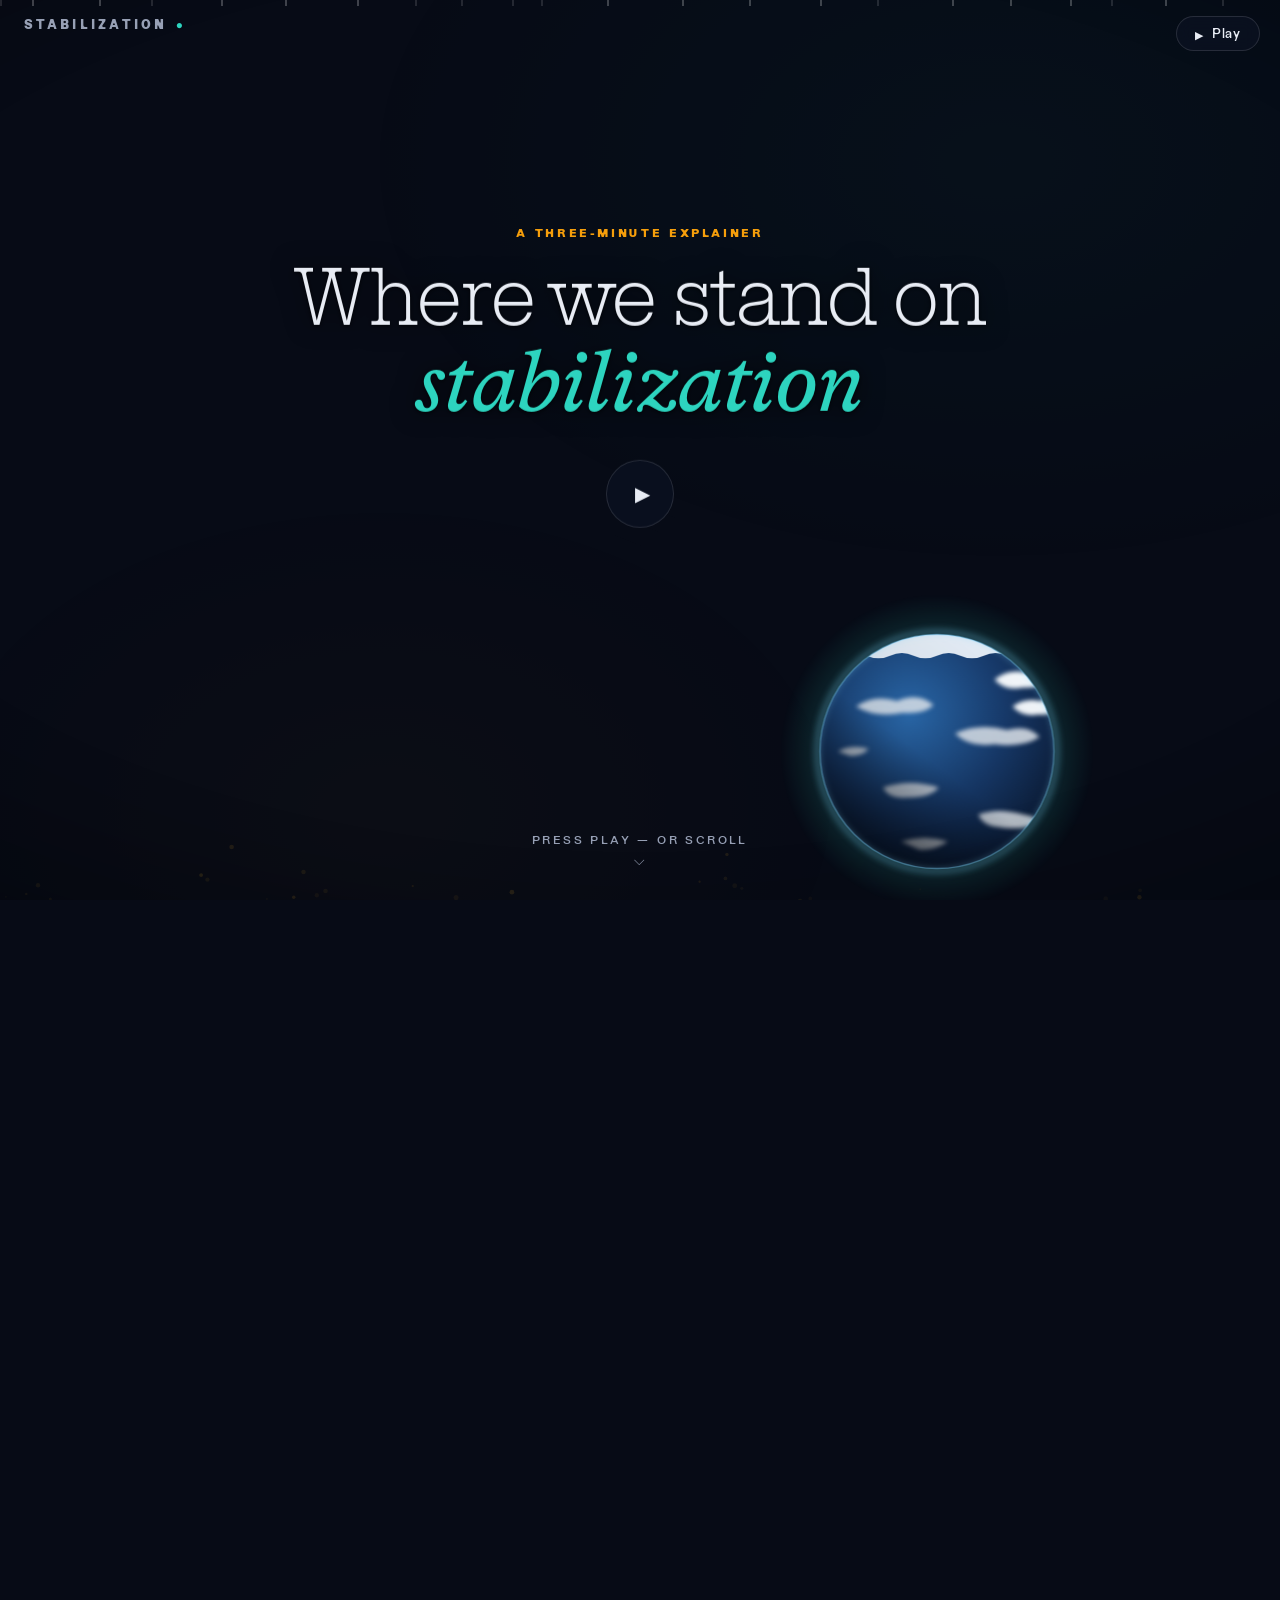
<file: summit-risk-explainer-v1-2026/index.html>
<!DOCTYPE html>
<html lang="en">
<head>
<meta charset="UTF-8">
<meta name="viewport" content="width=device-width, initial-scale=1.0, viewport-fit=cover">
<meta name="robots" content="noindex, nofollow, noarchive, nosnippet, noimageindex">
<meta name="referrer" content="no-referrer">
<title>Where We Stand on Stabilization — The Global Risk and Stabilization Summit</title>
<link rel="icon" href="/assets/favicon.ico?v=c302b58f" sizes="any">
<meta name="description" content="A three-minute explainer: why warming is speeding up, the risk that remains after cutting emissions and adapting, and the young field working on Earth system stabilization.">
<!--
  Exported from the CEF research repo (analysis/deliverable-assets/outlier-stabilization-explainer.html).
  Site copy: fonts load from the site's own font files instead of being embedded.

  Built from tools/scroll-explainer/template.html. Zones 1–5 are this piece;
  zone 6 (the engine) is the template's, unchanged. Fonts are the
  globalstabilization.org typefaces, embedded so the file stays self-contained.
-->
<style>
/* The site's own web fonts: Dirk Light, OT Scholar, NewEdge 666 */
@font-face { font-family: "Dirk"; font-weight: 300; font-style: normal; font-display: block; src: url(/assets/fonts/Dirk-Light.woff2?v=7bca59de) format("woff2"); }
@font-face { font-family: "OT Scholar"; font-weight: 400; font-style: normal; font-display: block; src: url(/assets/fonts/OTScholar-Book.woff2?v=773ebd05) format("woff2"); }
@font-face { font-family: "OT Scholar"; font-weight: 400; font-style: italic; font-display: block; src: url(/assets/fonts/OTScholar-BookItalic.woff2?v=5bf3edfc) format("woff2"); }
@font-face { font-family: "NewEdge 666"; font-weight: 400; font-style: normal; font-display: block; src: url(/assets/fonts/NewEdge666-RegularRounded.woff2?v=f5d55f0e) format("woff2"); }
@font-face { font-family: "NewEdge 666"; font-weight: 800; font-style: normal; font-display: block; src: url(/assets/fonts/NewEdge666-UltraBoldRounded.woff2?v=48187657) format("woff2"); }

/* ======================================================================
   1. THEME TOKENS — colors from The Gap; type from globalstabilization.org.
   ====================================================================== */
:root {
  --ex-bg:              #070b16;
  --ex-surface:         rgba(12, 18, 34, 0.74);
  --ex-surface-border:  rgba(255, 255, 255, 0.12);
  --ex-text:            #e8ecf4;
  --ex-text-muted:      #97a0b5;
  --ex-text-faint:      #5a6478;
  --ex-accent:          #2dd4bf;
  --ex-accent-2:        #f59e0b;
  --ex-accent-3:        #ef4444;
  --ex-gradient:        linear-gradient(100deg, #fbbf24 0%, #f97316 45%, #ef4444 100%);
  --ex-glow:            rgba(45, 212, 191, 0.10);
  --ex-glow-2:          rgba(245, 158, 11, 0.08);
  --ex-particle:        251, 191, 36;
  --ex-font-body:       "OT Scholar", Georgia, serif;
  --ex-font-display:    Dirk, Georgia, serif;
  --ex-font-ui:         "NewEdge 666", "Helvetica Neue", Arial, sans-serif;
  --ex-radius:          14px;
  --ex-shadow-text:     0 1px 4px rgba(0, 0, 0, 0.7), 0 0 24px rgba(0, 0, 0, 0.7);
}

/* ======================================================================
   2. LAYOUT — structure only. References tokens; never raw colors.
   ====================================================================== */
* { margin: 0; padding: 0; box-sizing: border-box; }
html { scroll-behavior: auto; }
body {
  background: var(--ex-bg); color: var(--ex-text);
  font-family: var(--ex-font-body); overflow-x: hidden;
}

#track { position: relative; }
#stage { position: fixed; inset: 0; height: 100vh; height: 100dvh; overflow: hidden; }
button { touch-action: manipulation; -webkit-tap-highlight-color: transparent; }

#backdrop {
  position: absolute; inset: 0; opacity: 0; pointer-events: none;
  background:
    radial-gradient(1100px 700px at 78% 18%, var(--ex-glow), transparent 65%),
    radial-gradient(900px 600px at 30% 90%, var(--ex-glow-2), transparent 60%);
}
#vignette {
  position: absolute; inset: 0; pointer-events: none;
  background: radial-gradient(120% 90% at 50% 45%, transparent 55%, rgba(0,0,0,0.5) 100%);
}
#particles { position: absolute; inset: 0; pointer-events: none; }
#scene { position: absolute; inset: 0; width: 100%; height: 100%; }
svg text { font-family: var(--ex-font-ui); }
g.note text { font-family: var(--ex-font-body); }   /* labels grouped under one .note keep the serif italic */

.world-label { fill: var(--ex-text); font-weight: 800; }
.axis-label  { fill: var(--ex-text-faint); font-size: 18px; }
.note        { font-family: var(--ex-font-body); font-style: italic; }
.drawn       { fill: none; stroke-linecap: round; }
.bar         { fill: none; stroke-linecap: butt; }

.pulse-ring {
  fill: none; stroke: var(--ex-text); stroke-width: 2; opacity: 0.8;
  transform-origin: center; transform-box: fill-box;
  animation: pulse 2.4s ease-out infinite;
}
@keyframes pulse { 0% { transform: scale(0.6); opacity: .8; } 100% { transform: scale(3.4); opacity: 0; } }

/* ---------- HUD ---------- */
#hud { position: absolute; inset: 0; pointer-events: none; z-index: 5; }
#progressBar { position: absolute; top: 0; left: 0; height: 3px; width: 0%; background: var(--ex-gradient); }
.beat-tick { position: absolute; top: 0; width: 2px; height: 6px; background: var(--ex-surface-border); }
#brand {
  position: absolute; top: 18px; left: 24px; font-family: var(--ex-font-ui);
  font-size: 12px; font-weight: 800; letter-spacing: .26em; color: var(--ex-text-muted);
}
#brand span { color: var(--ex-accent); }
#readout {
  position: absolute; top: 14px; left: 50%; transform: translateX(-50%);
  text-align: center; font-family: var(--ex-font-ui); font-variant-numeric: tabular-nums;
  text-shadow: var(--ex-shadow-text); white-space: nowrap;
}
#readout .primary { font-size: 28px; font-weight: 800; letter-spacing: .02em; line-height: 1.1; }
#readout .secondary {
  font-size: 12px; font-weight: 800; letter-spacing: .22em; text-transform: uppercase; margin-top: 4px;
  background: var(--ex-gradient); -webkit-background-clip: text; background-clip: text;
  -webkit-text-fill-color: transparent;
}
.pill {
  pointer-events: auto; cursor: pointer;
  display: inline-flex; align-items: center; gap: 8px;
  background: var(--ex-surface); backdrop-filter: blur(8px); -webkit-backdrop-filter: blur(8px);
  border: 1px solid var(--ex-surface-border); border-radius: 999px;
  color: var(--ex-text); font: 400 13px var(--ex-font-ui); letter-spacing: .06em;
  padding: 11px 18px 7px; transition: border-color .2s, color .2s;
}
.pill:hover { border-color: var(--ex-text-muted); }
#playBtn { position: absolute; top: 16px; right: 20px; }
#playBtn .ico { font-size: 11px; }
#hint {
  position: absolute; bottom: 26px; left: 50%; transform: translateX(-50%); font-family: var(--ex-font-ui);
  font-size: 12px; letter-spacing: .2em; color: var(--ex-text-muted);
  text-transform: uppercase; text-align: center; line-height: 1.8; white-space: nowrap;
  animation: bob 2s ease-in-out infinite;
}
@keyframes bob { 0%,100% { transform: translate(-50%,0); } 50% { transform: translate(-50%,8px); } }

/* ---------- Captions ---------- */
.cap {
  --k: 0; --pos: translate(0, 0);
  position: absolute; z-index: 4; pointer-events: none;
  opacity: var(--k);
  transform: var(--pos) translateY(calc((1 - var(--k)) * 14px));
}
.cap .kicker {
  font-family: var(--ex-font-ui); font-size: 11px; font-weight: 800; letter-spacing: .24em;
  text-transform: uppercase; color: var(--ex-accent-2); margin-bottom: 12px;
}
.cap h2 {
  font-family: var(--ex-font-display); font-size: clamp(26px, 3.2vw, 42px); font-weight: 300;
  letter-spacing: -.01em; line-height: 1.12; margin-bottom: 12px;
}
.cap h2 em { font-family: var(--ex-font-body); font-style: italic; font-weight: 400; color: var(--ex-accent); }
.cap h2, .cap p { text-shadow: var(--ex-shadow-text); }
.cap p { font-size: clamp(15px, 1.35vw, 18px); color: var(--ex-text-muted); line-height: 1.55; }
.cap p strong { color: var(--ex-text); font-weight: 400; }
.cap p a { color: var(--ex-accent); text-decoration: none; border-bottom: 1px solid rgba(45, 212, 191, .4); }

.cap-center { --pos: translate(-50%, -50%); left: 50%; top: 42%; text-align: center; width: min(760px, 88vw); }
.cap-side   {
  --pos: translateY(-50%); left: 4.5%; top: 52%; width: min(390px, 40vw);
  background: var(--ex-surface); border: 1px solid var(--ex-surface-border);
  border-radius: var(--ex-radius); padding: 22px 24px 20px;
  backdrop-filter: blur(8px); -webkit-backdrop-filter: blur(8px);
}
.cap-side p:last-child, .cap-side h2:last-child { margin-bottom: 0; }

.hero-title { font-size: clamp(40px, 6.4vw, 84px) !important; line-height: 1.04 !important; }
.ex-short { display: none; }

/* ---------- Motion that runs on its own clock (not scroll) ---------- */
.cloud-drift { animation: cloudDrift 26s ease-in-out infinite alternate; }
@keyframes cloudDrift { from { transform: translateX(-34px); } to { transform: translateX(34px); } }
.cloud-drift-near { animation: cloudDriftNear 26s ease-in-out infinite alternate; }
@keyframes cloudDriftNear { from { transform: translateX(-8px); } to { transform: translateX(8px); } }
#earthRise { animation: earthRise 2.6s cubic-bezier(.16, 1, .3, 1) both; }
@keyframes earthRise { from { opacity: 0; transform: translateY(70px); } to { opacity: 1; transform: none; } }
.hero-title { animation: heroFocus 1.6s cubic-bezier(.2, .7, .2, 1) .25s both; }
@keyframes heroFocus { from { opacity: 0; filter: blur(12px); transform: translateY(10px); } to { opacity: 1; filter: none; transform: none; } }
[data-caption="intro"] .kicker { animation: fadeIn 1s ease .1s both; }
@keyframes fadeIn { from { opacity: 0; } to { opacity: 1; } }
#tail { animation: breathe 3.4s ease-in-out infinite; }
@keyframes breathe { 0%, 100% { fill-opacity: .9; } 50% { fill-opacity: .55; } }
.program { opacity: 0; transform: translateY(12px); transition: opacity .7s ease, transform .9s cubic-bezier(.16, 1, .3, 1); }
#finale.in .program { opacity: 1; transform: none; }
#finale.in .program:nth-child(2) { transition-delay: .09s; }
#finale.in .program:nth-child(3) { transition-delay: .18s; }
#finale.in .program:nth-child(4) { transition-delay: .27s; }
#finale.in .program:nth-child(5) { transition-delay: .36s; }
#finale.in .program:nth-child(6) { transition-delay: .45s; }
#finale.in .program:nth-child(7) { transition-delay: .54s; }
#finale.in .program:nth-child(8) { transition-delay: .63s; }
#finale.in .program:nth-child(9) { transition-delay: .72s; }
#finale.in .program:nth-child(10) { transition-delay: .81s; }
#finale.in .program-group + .program-group .program { transition-delay: calc(.25s + var(--i, 0) * .07s); }
/* Portrait phones and tablets see the world at about half scale: lift small scene labels. */
@media (max-aspect-ratio: 105/100) and (max-width: 900px) {
  .axis-label, .ph { font-size: 25px; }
  .ph-node { font-size: 24px; }
  .ph-small { font-size: 19px; }
  .ph-bar { font-size: 20px; }
  .ph-band { font-size: 22px; }
  .ex-long { display: none; }       /* short example names under the curve on a phone */
  .ex-short { display: inline; }
}
@media (prefers-reduced-motion: reduce) {
  .cloud-drift, .cloud-drift-near, #earthRise, .hero-title, #tail, [data-caption="intro"] .kicker { animation: none; }
  .program { transition: none; }
}
#heroPlay {
  margin: 36px auto 0; width: 68px; height: 68px; border-radius: 50%;
  display: flex; align-items: center; justify-content: center;
  background: var(--ex-surface); backdrop-filter: blur(8px); -webkit-backdrop-filter: blur(8px);
  border: 1.5px solid var(--ex-surface-border); color: var(--ex-text); cursor: pointer;
  font-size: 20px; padding-left: 5px; pointer-events: auto;
  opacity: 0; transform: scale(.85);
  transition: opacity .7s ease, transform .7s ease, border-color .2s;
}
#heroPlay.show { opacity: 1; transform: scale(1); animation: heroPulse 2.4s ease-out infinite; }
#heroPlay.show:hover { border-color: var(--ex-text-muted); }
#heroPlay.gone { opacity: 0 !important; transform: scale(.8); pointer-events: none; animation: none; }
@keyframes heroPulse {
  0% { box-shadow: 0 0 0 0 var(--ex-glow); }
  70%, 100% { box-shadow: 0 0 0 20px transparent; }
}

/* ---------- Finale ---------- */
#dim {
  position: absolute; inset: 0; opacity: 0; pointer-events: none; z-index: 6;
  background: radial-gradient(900px 500px at 50% 60%, rgba(0,0,0,0.85), rgba(0,0,0,0.93));
}
#finale {
  position: absolute; inset: 0; z-index: 7; opacity: 0; pointer-events: none;
  display: flex; flex-direction: column; align-items: center; justify-content: center;
  text-align: center; padding: 0 24px 60px;
}
#finale .kicker { font-family: var(--ex-font-ui); font-size: 11px; font-weight: 800; letter-spacing: .26em; text-transform: uppercase; color: var(--ex-text-muted); margin-bottom: 22px; }
#finale .question {
  font-family: var(--ex-font-display); font-weight: 300;
  font-size: clamp(34px, 6vw, 68px); line-height: 1.1; max-width: 900px; margin-bottom: 30px;
}
#finale .question .highlight { background: var(--ex-gradient); -webkit-background-clip: text; background-clip: text; -webkit-text-fill-color: transparent; }
.program-group { margin-bottom: 18px; }
.group-label { font-family: var(--ex-font-ui); font-size: 10px; font-weight: 800; letter-spacing: .22em; text-transform: uppercase; color: var(--ex-accent); margin-bottom: 8px; }
.programs { display: flex; flex-wrap: wrap; justify-content: center; gap: 8px; max-width: 1100px; }
#replay { margin-top: 12px; }
#finale { justify-content: safe center; overflow-y: auto; padding: 44px 24px 24px; }
#finale .kicker { margin-bottom: 12px; }
#finale .question { font-size: clamp(30px, 4.2vw, 50px); margin-bottom: 12px; }
#finale .landing { font-size: clamp(14px, 1.3vw, 16px); max-width: 560px; margin: 0 0 26px; }
/* organizations: balanced columns of named groups, links underlined */
.org-grid { columns: 3 200px; column-gap: 48px; width: min(1080px, 100%); text-align: left; }
.org-group { break-inside: avoid; margin: 0 0 26px; opacity: 0; transform: translateY(10px); transition: opacity .7s ease, transform .9s cubic-bezier(.16, 1, .3, 1); }
#finale.in .org-group { opacity: 1; transform: none; }
#finale.in .org-group:nth-child(2) { transition-delay: .08s; } #finale.in .org-group:nth-child(3) { transition-delay: .16s; }
#finale.in .org-group:nth-child(4) { transition-delay: .24s; } #finale.in .org-group:nth-child(5) { transition-delay: .32s; }
#finale.in .org-group:nth-child(6) { transition-delay: .40s; } #finale.in .org-group:nth-child(7) { transition-delay: .48s; }
.org-group .group-label { font-size: 12.5px; letter-spacing: .18em; margin-bottom: 8px; line-height: 1.4; }
.org-group ul { list-style: none; margin: 0; padding: 0; }
.org-group li { font: 400 17px/1.7 var(--ex-font-ui); letter-spacing: .02em; color: var(--ex-text-muted); }
.org-group li a { color: var(--ex-text); text-decoration: none; border-bottom: 1px solid rgba(45, 212, 191, .4); }
.org-group li a:hover { color: var(--ex-accent); border-bottom-color: var(--ex-accent); }
.finale-actions { display: flex; flex-wrap: wrap; gap: 12px; justify-content: center; align-items: center; margin: 10px 0 16px; }
.finale-actions .pill, .finale-actions #replay { margin: 0; line-height: 1.2; font-size: 15px; padding: 12.8px 22px 9.2px; }
.pill.primary { background: var(--ex-accent); color: #070b16; border-color: var(--ex-accent); font-weight: 800; text-decoration: none; }
.pill.primary:hover { filter: brightness(1.08); }
#finale .reading-line { font-size: 14.5px; }
#finale #sources { position: static; transform: none; margin: 14px auto 0; width: min(760px, 100%); font: 400 11px/1.6 var(--ex-font-ui); letter-spacing: .02em; color: var(--ex-text-faint); }
.program {
  background: var(--ex-surface); border: 1px solid var(--ex-surface-border); border-radius: var(--ex-radius);
  padding: 10px 12px; text-align: left; min-width: 0;
}
.program .name { font-family: var(--ex-font-ui); font-weight: 800; font-size: 15px; letter-spacing: .04em; margin-bottom: 3px; }
.program .name a, .reading-line a { color: var(--ex-text); text-decoration: none; }
.program .name a:hover, .reading-line a:hover { color: var(--ex-accent); }
.reading-line { font: 400 13px var(--ex-font-ui); color: var(--ex-text-muted); letter-spacing: .04em; margin: 4px 0 2px; }
.reading-line a { border-bottom: 1px solid var(--ex-surface-border); }
.program .what { font-size: 12.5px; line-height: 1.35; color: var(--ex-text-muted); width: 128px; }
#finale .landing { font-size: clamp(15px, 1.6vw, 18px); color: var(--ex-text-muted); max-width: 620px; line-height: 1.5; margin: -10px 0 26px; }
#sources {
  position: absolute; bottom: 14px; left: 50%; transform: translateX(-50%);
  width: min(880px, 92vw); font-size: 11px; color: var(--ex-text-faint); line-height: 1.55;
}
#sources a { color: var(--ex-text-muted); }

/* ---------- Small screens ---------- */
@media (max-width: 700px) {
  .org-grid { column-gap: 22px; }
  .org-group li { font-size: 15px; line-height: 1.6; }
  .org-group .group-label { font-size: 10.5px; letter-spacing: .14em; }
  #brand { display: none; }
  #readout { left: 18px; transform: none; text-align: left; }
  #readout .primary { font-size: 22px; }
  #readout .secondary { font-size: 10px; }
  #playBtn { top: 12px; right: 12px; min-height: 44px; padding: 10px 16px; }
  .cap-side { --pos: translate(0, 0); left: 4.5%; top: auto; bottom: calc(5% + env(safe-area-inset-bottom)); width: 91vw; padding: 16px 18px; }
  .cap h2 { font-size: 25px; }
  .cap p { font-size: 15px; }
  .programs { gap: 6px; }
  .program { min-width: 0; width: auto; padding: 7px 10px; }
  .program .name { font-size: 13px; margin: 0; }
  .program .what { display: none; }   /* names only on phones; each still links */
  .program-group { margin-bottom: 10px; }
  #finale .question { font-size: 32px; }
  #finale .question { margin-bottom: 18px; }
  #finale .landing { font-size: 14px; margin: -4px 0 18px; }
  #sources { font-size: 9px; }
  #hint { font-size: 11px; }
}
</style>
</head>
<body>

<div id="track">
  <div id="stage">
    <div id="backdrop"></div>
    <canvas id="particles"></canvas>

    <!-- ==================================================================
         3. SCENE — world 2400×1600. Regions: A warming chart (left), B Earth
         and its four systems (center), C impact curve + money (right),
         D history lanes (bottom left), E the field (bottom right).
         ================================================================== -->
    <svg id="scene" preserveAspectRatio="xMidYMid slice" xmlns="http://www.w3.org/2000/svg" role="img"
         aria-label="Animated explainer: warming, Earth's reflectivity, the impact curve, and the stabilization field">
      <defs>
        <radialGradient id="earthFill" cx="38%" cy="34%" r="75%">
          <stop offset="0%" stop-color="#2b6cb0"/>
          <stop offset="55%" stop-color="#173a6b"/>
          <stop offset="100%" stop-color="#0a1830"/>
        </radialGradient>
        <radialGradient id="earthGlow" cx="50%" cy="50%" r="50%">
          <stop offset="70%" stop-color="#2dd4bf" stop-opacity="0.16"/>
          <stop offset="100%" stop-color="#2dd4bf" stop-opacity="0"/>
        </radialGradient>
        <linearGradient id="nightSide" x1="78%" y1="12%" x2="18%" y2="92%">
          <stop offset="0%" stop-color="#020409" stop-opacity="0"/>
          <stop offset="52%" stop-color="#020409" stop-opacity="0.08"/>
          <stop offset="100%" stop-color="#020409" stop-opacity="0.72"/>
        </linearGradient>
        <clipPath id="earthClip"><circle cx="1150" cy="520" r="130"/></clipPath>
        <filter id="softGlow" x="-50%" y="-50%" width="200%" height="200%">
          <feGaussianBlur stdDeviation="6" result="blur"/>
          <feMerge><feMergeNode in="blur"/><feMergeNode in="SourceGraphic"/></feMerge>
        </filter>
        <filter id="cloudBlur" x="-20%" y="-50%" width="140%" height="200%"><feGaussianBlur stdDeviation="2.2"/></filter>
        <filter id="rimBlur" x="-10%" y="-10%" width="120%" height="120%"><feGaussianBlur stdDeviation="3.5"/></filter>
        <clipPath id="curveClip"><rect x="1680" y="300" width="582" height="460"/></clipPath>
        <pattern id="dots" x="1450" y="976" width="10" height="10" patternUnits="userSpaceOnUse">
          <circle cx="5" cy="5" r="2.3" fill="#97a0b5"/>
        </pattern>
        <pattern id="dotsTeal" x="1450" y="976" width="10" height="10" patternUnits="userSpaceOnUse">
          <circle cx="5" cy="5" r="2.5" fill="#2dd4bf"/>
        </pattern>
        <pattern id="dotsWarm" x="1450" y="976" width="10" height="10" patternUnits="userSpaceOnUse">
          <circle cx="5" cy="5" r="2.3" fill="#f59e0b" fill-opacity=".85"/>
        </pattern>
      </defs>
      <g id="world">

        <!-- ===== A. Warming chart: x = 150 + (year − 1950) × 3.33, y = 700 − °C × 140.6 ===== -->
        <g id="regionA">
          <g id="chartAxes" opacity="0">
            <line x1="150" y1="700" x2="650" y2="700" stroke="#5a6478" stroke-width="1.5"/>
            <text class="axis-label" x="150" y="732" text-anchor="middle">1950</text>
            <text class="axis-label" x="317" y="732" text-anchor="middle">2000</text>
            <text class="axis-label" x="483" y="732" text-anchor="middle">2050</text>
            <text class="axis-label" x="650" y="732" text-anchor="middle">2100</text>
          </g>
          <g id="line15" opacity="0">
            <line x1="150" y1="489" x2="650" y2="489" stroke="#2dd4bf" stroke-opacity=".6" stroke-width="2" stroke-dasharray="6 7"/>
            <text x="158" y="478" font-size="20" font-weight="800" fill="#2dd4bf">1.5°C</text>
          </g>
          <g id="line2" opacity="0">
            <line x1="150" y1="419" x2="650" y2="419" stroke="#f59e0b" stroke-opacity=".6" stroke-width="2" stroke-dasharray="6 7"/>
            <text x="158" y="408" font-size="20" font-weight="800" fill="#f59e0b">2°C</text>
          </g>
          <g id="line3" opacity="0">
            <line x1="150" y1="278" x2="650" y2="278" stroke="#ef4444" stroke-opacity=".55" stroke-width="2" stroke-dasharray="6 7"/>
            <text x="158" y="267" font-size="20" font-weight="800" fill="#ef4444">3°C · <tspan class="note" font-weight="400" font-size="19">what banks stress-test for</tspan></text>
          </g>
          <path id="obsLine" class="drawn" data-stroke="3.5" stroke="#e8ecf4"
                pathLength="1" stroke-dasharray="1 2" stroke-dashoffset="1"
                d="M150,658 C200,650 240,640 250,637 C285,625 300,605 317,595 C335,580 350,560 367,545 C380,530 392,510 403,496"/>
          <g id="todayDot" opacity="0">
            <circle class="pulse-ring" cx="403" cy="496" r="6"/>
            <circle cx="403" cy="496" r="6" fill="#e8ecf4"/>
            <text x="414" y="528" font-size="18" fill="#97a0b5">today</text>
          </g>
          <!-- outcome bands, in the colors of the keynote deck's "Every increment of warming" slide
               (pledged, current policies, pre-Paris: 3°C+). Faster warming lifts all three. Illustrative. -->
          <defs>
            <clipPath id="clipPledge"><rect id="clipPledgeRect" x="403" y="0" width="0" height="800"/></clipPath>
            <clipPath id="clipCurrent"><rect id="clipCurrentRect" x="403" y="0" width="0" height="800"/></clipPath>
            <clipPath id="clipFast"><rect id="clipFastRect" x="403" y="0" width="0" height="800"/></clipPath>
          </defs>
          <!-- where the bands were, shown once faster warming lifts them -->
          <g id="bandGhosts" opacity="0" fill="none" stroke-width="2" stroke-opacity=".9" stroke-dasharray="5 5">
            <path stroke="#c4606e" d="M403,496 C440,430 520,300 650,138 L650,222 C520,340 440,445 403,496 Z"/><path stroke="#f4b67a" d="M403,496 C450,440 540,350 650,264 L650,334 C540,392 450,452 403,496 Z"/><path stroke="#fcd47a" d="M403,496 C450,455 540,400 650,348 L650,405 C540,440 450,470 403,496 Z"/>
          </g>
          <g id="bands">
            <path clip-path="url(#clipFast)" fill="#c4606e" fill-opacity=".85" d="M403,496 C440,430 520,300 650,138 L650,222 C520,340 440,445 403,496 Z"/>
            <path clip-path="url(#clipCurrent)" fill="#f4b67a" fill-opacity=".9" d="M403,496 C450,440 540,350 650,264 L650,334 C540,392 450,452 403,496 Z"/>
            <path clip-path="url(#clipPledge)" fill="#fcd47a" fill-opacity=".85" d="M403,496 C450,455 540,400 650,348 L650,405 C540,440 450,470 403,496 Z"/>
          </g>
          <g id="preParisLabel" opacity="0"><text class="note ph" x="662" y="172" font-size="19" fill="#e48a97"><tspan x="662">3°C+, the path</tspan><tspan x="662" dy="1.15em">we were on</tspan><tspan x="662" dy="1.15em">before Paris</tspan></text></g>
          <g id="fastLabel" opacity="0"><text class="note ph" x="180" y="150" font-size="19" fill="#e48a97"><tspan x="180">if warming speeds up,</tspan><tspan x="180" dy="1.15em">every path runs hotter ↑</tspan></text></g>
          <g id="projLabel" opacity="0"><text class="note ph" x="662" y="306" font-size="19" fill="#f4b67a">our current path</text></g>
          <g id="pledgeLabel" opacity="0"><text class="note ph" x="662" y="384" font-size="19" fill="#fcd47a">pledges</text></g>
        </g>

        <!-- ===== B. Earth, sunlight, and the four systems (center 1150,520) ===== -->
        <g id="regionB">
          <!-- the far half of the satellite's orbit, drawn before the globe so the globe hides it -->
          <g id="orbitBack" opacity="0">
            <path d="M985,520 A165,56 0 0 1 1315,520" transform="rotate(-18 1150 520)" fill="none" stroke="#97a0b5" stroke-opacity=".5" stroke-width="1.5" stroke-dasharray="3 6"/>
          </g>
          <g id="earthRise">
            <circle cx="1150" cy="520" r="175" fill="url(#earthGlow)"/>
            <circle cx="1150" cy="520" r="130" fill="url(#earthFill)"/>
            <g clip-path="url(#earthClip)">
              <path id="iceCap" fill="#eef4fb" d="M1020,330 L1280,330 L1280,413.5 q-13,-6 -26,0 t-26,0 t-26,0 t-26,0 t-26,0 t-26,0 t-26,0 t-26,0 t-26,0 t-26,0 Z"/>
              <g id="clouds" fill="#f1f5f9" filter="url(#cloudBlur)">
                <g class="cloud-drift">
                  <path d="M1060,470 q20,-14 46,-6 q22,-10 40,4 q-8,10 -34,9 q-30,6 -52,-7z"/>
                  <path d="M1170,500 q26,-12 58,-4 q24,-6 36,8 q-18,12 -50,8 q-28,4 -44,-12z"/>
                  <path d="M1090,560 q30,-10 62,0 q-10,12 -36,11 q-20,2 -26,-11z"/>
                  <path d="M1196,590 q22,-8 50,0 q14,2 20,10 q-24,8 -48,4 q-18,-2 -22,-14z"/>
                  <path d="M1040,520 q14,-8 34,-3 q-6,8 -20,8z"/>
                  <path d="M1110,620 q26,-8 52,0 q-14,10 -32,9z"/>
                  <path d="M1250,440 q14,-6 30,0 q-8,6 -22,6z"/>
                </g>
              </g>
              <!-- the bright clouds rays D and E bounce off (beats 2–3): they rise with the globe and drift in
                   step with the other clouds, over a shorter range so they stay under their rays. D thins
                   away as Earth darkens; E stays, so two reflections remain at the end. -->
              <g class="cloud-drift-near"><path id="cloudE" fill="#f1f5f9" filter="url(#cloudBlur)" d="M1234,470 q14,-10 30,-6 q12,-4 22,6 q-6,10 -24,9 q-18,3 -28,-9z"/></g>
              <g class="cloud-drift-near"><path id="cloudD" fill="#f1f5f9" filter="url(#cloudBlur)" d="M1214,440 q14,-12 34,-8 q16,-6 24,6 q-6,12 -26,11 q-22,4 -32,-9z"/></g>
              <!-- night side: the sun is up and to the right -->
              <circle cx="1150" cy="520" r="130" fill="url(#nightSide)"/>
            </g>
            <circle id="earthShade" cx="1150" cy="520" r="130" fill="#020409" fill-opacity=".42" opacity="0"/>
            <circle cx="1150" cy="520" r="133" fill="none" stroke="#7dd3fc" stroke-opacity=".28" stroke-width="7" filter="url(#rimBlur)"/>
            <circle cx="1150" cy="520" r="130" fill="none" stroke="#7dd3fc" stroke-opacity=".4" stroke-width="1.5"/>
          </g>

          <!-- sunlight (beats 2–3). Six rays, evenly spaced as seen from the sun. Ice and clouds
               scatter light back toward the sun; open ocean absorbs it (warm glow). A hits the edge of
               the ice cap and D a bright cloud: as the cap shrinks and the cloud thins, both give way to
               absorption, leaving B (ice near the pole) and E (a lasting cloud) reflecting. Each reflected arrow starts
               where its incoming ray lands, making a V at the bright surface, and is drawn longer. -->
          <g id="sunArrows">
            <g fill="#fbbf24">
              <path id="rayIn1" class="drawn" stroke="#fbbf24" stroke-width="5" pathLength="1" stroke-dasharray="1 2" stroke-dashoffset="1" d="M1169.8,305.3 L1117.5,384.7"/>
              <path id="rayIn2" class="drawn" stroke="#fbbf24" stroke-width="5" pathLength="1" stroke-dasharray="1 2" stroke-dashoffset="1" d="M1225.8,299.9 L1173.5,379.3"/>
              <path id="rayIn3" class="drawn" stroke="#fbbf24" stroke-width="5" pathLength="1" stroke-dasharray="1 2" stroke-dashoffset="1" d="M1269.6,313.5 L1217.3,392.8"/>
              <path id="rayIn4" class="drawn" stroke="#fbbf24" stroke-width="5" pathLength="1" stroke-dasharray="1 2" stroke-dashoffset="1" d="M1304.7,340.0 L1252.5,419.3"/>
              <path id="rayIn5" class="drawn" stroke="#fbbf24" stroke-width="5" pathLength="1" stroke-dasharray="1 2" stroke-dashoffset="1" d="M1330.6,380.5 L1278.3,459.8"/>
              <path id="rayIn6" class="drawn" stroke="#fbbf24" stroke-width="5" pathLength="1" stroke-dasharray="1 2" stroke-dashoffset="1" d="M1338.5,448.4 L1286.2,527.7"/>
              <g id="rayInHeads">
                <polygon opacity="0" points="1112.0,393.0 1113.3,377.1 1126.2,385.6"/>
                <polygon opacity="0" points="1168.0,387.6 1169.3,371.7 1182.2,380.2"/>
                <polygon opacity="0" points="1211.8,401.1 1213.1,385.2 1226.0,393.7"/>
                <polygon opacity="0" points="1247.0,427.7 1248.2,411.7 1261.1,420.2"/>
                <polygon opacity="0" points="1272.8,468.2 1274.1,452.2 1287.0,460.7"/>
                <polygon opacity="0" points="1280.7,536.1 1282.0,520.2 1294.9,528.6"/>
              </g>
            </g>
            <circle id="glowA" cx="1109.8" cy="396.4" r="7" fill="#f97316" filter="url(#softGlow)" opacity="0"/>
            <circle id="glowG" cx="1209.6" cy="404.5" r="7" fill="#f97316" filter="url(#softGlow)" opacity="0"/>
            <circle id="glowD" cx="1244.8" cy="431.0" r="7" fill="#f97316" filter="url(#softGlow)" opacity="0"/>
            <circle id="glowF" cx="1278.5" cy="539.4" r="7" fill="#f97316" filter="url(#softGlow)" opacity="0"/>
            <g id="rayOutA" fill="#e8ecf4">
              <path class="drawn rayOutLine" stroke="#e8ecf4" stroke-width="5" pathLength="1" stroke-dasharray="1 2" stroke-dashoffset="1" d="M1112.0,393.0 L1261.5,260.1"/>
              <polygon class="rayHead" opacity="0" points="1269.0,253.5 1263.6,268.6 1253.4,257.0"/>
            </g>
            <g id="rayOutB" fill="#e8ecf4">
              <path class="drawn rayOutLine" stroke="#e8ecf4" stroke-width="5" pathLength="1" stroke-dasharray="1 2" stroke-dashoffset="1" d="M1168.0,387.6 L1317.5,254.7"/>
              <polygon class="rayHead" opacity="0" points="1325.0,248.1 1319.6,263.2 1309.4,251.6"/>
            </g>
            <g id="rayOutD" fill="#e8ecf4">
              <path class="drawn rayOutLine" stroke="#e8ecf4" stroke-width="5" pathLength="1" stroke-dasharray="1 2" stroke-dashoffset="1" d="M1247.0,427.7 L1396.5,294.8"/>
              <polygon class="rayHead" opacity="0" points="1404.0,288.2 1398.6,303.3 1388.4,291.7"/>
            </g>
            <g id="rayOutE" fill="#e8ecf4">
              <path class="drawn rayOutLine" stroke="#e8ecf4" stroke-width="5" pathLength="1" stroke-dasharray="1 2" stroke-dashoffset="1" d="M1272.8,468.2 L1422.3,335.3"/>
              <polygon class="rayHead" opacity="0" points="1429.8,328.7 1424.4,343.8 1414.2,332.2"/>
            </g>
            <g id="sunLabels" opacity="0">
              <text data-edge="right" x="1362" y="424" font-size="20" font-weight="800" fill="#fbbf24">Sunlight in</text>
              <text data-edge="right" x="1290" y="205" font-size="20" font-weight="800" fill="#e8ecf4">Reflected back</text>
              <text x="1305" y="545" class="note" font-size="20" fill="#f97316">absorbed</text>
            </g>
          </g>

          <!-- heat gain bars (beat 3) -->
          <g id="heatGroup" opacity="0">
            <text class="ph" x="1392" y="584" text-anchor="middle" font-size="18" fill="#97a0b5">Heat gain</text>
            <rect x="1380" y="596" width="24" height="114" rx="12" fill="#0c1222" stroke="#97a0b5" stroke-width="2"/>
            <circle cx="1392" cy="720" r="17" fill="#0c1222" stroke="#97a0b5" stroke-width="2"/>
            <rect id="thermoFill" x="1385.5" y="666" width="13" height="50" rx="6.5" fill="#ef4444"/>
            <circle cx="1392" cy="720" r="12" fill="#ef4444"/>
            <text class="ph-small" x="1392" y="762" text-anchor="middle" font-size="13" fill="#5a6478">NASA CERES satellites</text>
          </g>
          <g id="heatX2" opacity="0"><text x="1414" y="628" font-size="24" font-weight="800" fill="#ef4444">×2</text></g>

          <!-- the four systems (beat 4 onward) -->
          <path id="ring" class="drawn" data-stroke="2" stroke="#97a0b5" stroke-opacity=".7"
                pathLength="1" stroke-dasharray="1 2" stroke-dashoffset="1"
                d="M1150,290 A230,230 0 1 1 1149.9,290"/>
          <path id="ringSteady" class="drawn" data-stroke="3" stroke="#2dd4bf"
                pathLength="1" stroke-dasharray="1 2" stroke-dashoffset="1"
                d="M1150,290 A230,230 0 1 1 1149.9,290"/>
          <!-- a stress pulse that runs around the ring, flaring each system it reaches (beat 4) -->
          <circle id="cascadePulse" cx="1150" cy="290" r="9" fill="#ef4444" filter="url(#softGlow)" opacity="0"/>
          <g id="nodes" opacity="0">
            <circle class="node" cx="1150" cy="290" r="26" fill="#0c1222" stroke="#ef4444" stroke-width="3"/>
            <circle class="node" cx="1380" cy="520" r="26" fill="#0c1222" stroke="#ef4444" stroke-width="3"/>
            <circle class="node" cx="1150" cy="750" r="26" fill="#0c1222" stroke="#ef4444" stroke-width="3"/>
            <circle class="node" cx="920"  cy="520" r="26" fill="#0c1222" stroke="#ef4444" stroke-width="3"/>
          </g>
          <!-- steadied one by one as the teal ring reaches them (beat 9) -->
          <g fill="#0c1222" stroke="#2dd4bf" stroke-width="3">
            <circle class="halo" opacity="0" cx="1150" cy="290" r="26"/>
            <circle class="halo" opacity="0" cx="1380" cy="520" r="26"/>
            <circle class="halo" opacity="0" cx="1150" cy="750" r="26"/>
            <circle class="halo" opacity="0" cx="920"  cy="520" r="26"/>
          </g>
          <g id="nodeLabels" opacity="0" class="world-label ph-node" font-size="21">
            <text x="1150" y="248" text-anchor="middle">Arctic &amp; ocean currents</text>
            <text x="1380" y="578" text-anchor="middle">Ice sheets</text>
            <text x="1150" y="808" text-anchor="middle">Ecosystems</text>
            <text x="920"  y="578" text-anchor="middle">Brightness</text>
          </g>
          <g id="humanBand" opacity="0">
            <rect x="890" y="856" width="520" height="46" fill="#0c1222" stroke="#f59e0b" stroke-opacity=".55" stroke-dasharray="5 6"/>
            <text class="ph-band" x="1150" y="886" text-anchor="middle" font-size="19"><tspan font-weight="800" fill="#f59e0b">Human systems</tspan><tspan class="note" fill="#e8ecf4" dx="10">food · water · migration · institutions</tspan></text>
          </g>

          <!-- watching (beat 10) -->
          <g id="orbit" opacity="0">
            <path d="M1315,520 A165,56 0 0 1 985,520" transform="rotate(-18 1150 520)" fill="none" stroke="#97a0b5" stroke-opacity=".5" stroke-width="1.5" stroke-dasharray="3 6"/>
          </g>
          <g id="satellite" opacity="0">
            <g id="satBody">
              <rect x="-6" y="-6" width="12" height="12" fill="#e8ecf4"/>
              <rect x="-26" y="-3" width="16" height="6" fill="#2dd4bf"/>
              <rect x="10" y="-3" width="16" height="6" fill="#2dd4bf"/>
            </g>
          </g>
          <g id="satTimeline" opacity="0">
            <path id="satLine" class="bar" stroke="#2dd4bf" stroke-width="8" pathLength="1" stroke-dasharray="1 2" stroke-dashoffset="1" d="M960,930 L1290,930"/>
            <text class="ph" x="960" y="964" text-anchor="middle" font-size="18" fill="#97a0b5">2000</text>
            <text class="ph" x="1290" y="964" text-anchor="middle" font-size="18" fill="#97a0b5">2027</text>
            <text class="ph" x="1125" y="912" text-anchor="middle" font-size="18" fill="#2dd4bf">NASA CERES · Earth's energy budget</text>
          </g>
          <g id="satGap" opacity="0">
            <line x1="1300" y1="930" x2="1400" y2="930" stroke="#ef4444" stroke-width="3" stroke-dasharray="4 7"/>
            <text class="ph" x="1350" y="912" text-anchor="middle" font-size="18" fill="#ef4444">then?</text>
          </g>

          <!-- ideas (beats 11–12) -->
          <g id="ideaReef" opacity="0"><text class="note ph" x="1150" y="834" text-anchor="middle" font-size="19" fill="#2dd4bf">brighter clouds over reefs</text></g>
          <g id="ideaArctic" opacity="0" class="note ph" font-size="19" fill="#2dd4bf"><text x="1150" y="354" text-anchor="middle">thicker sea ice</text><text x="1150" y="378" text-anchor="middle">frozen permafrost</text></g>
          <g id="ideaIce" opacity="0" class="note ph" font-size="19" fill="#2dd4bf">
            <text x="1380" y="604" text-anchor="middle">slower glaciers</text>
            <text x="1380" y="628" text-anchor="middle">seabed curtains</text>
          </g>
          <circle id="brightHalo" opacity="0" cx="1150" cy="520" r="146" fill="none" stroke="#2dd4bf" stroke-width="6" stroke-opacity=".55"/>
          <g id="reflectMore" opacity="0">
            <circle cx="920" cy="520" r="26" fill="#2dd4bf" fill-opacity=".35" stroke="#2dd4bf" stroke-width="3"/>
            <text x="920" y="604" text-anchor="middle" class="note ph" font-size="19" fill="#2dd4bf">reflect a little more?</text>
          </g>
        </g>

        <!-- ===== C. Impact distribution (after the summit keynote slide): severity → right, frequency ↑.
             A century-ago curve sits left of the "adaptable" line; warming pushes it up and right and
             grows a catastrophic tail; cutting emissions pulls it back; adapting moves the line;
             a tail remains. The examples mark points along the severity axis. ===== -->
        <g id="regionC">
          <g id="curveAxis" opacity="0">
            <line x1="1680" y1="760" x2="2262" y2="760" stroke="#5a6478" stroke-width="1.5"/>
            <text class="axis-label" x="1680" y="790">milder</text>
            <text class="axis-label" data-edge="right" x="2262" y="884" text-anchor="end">more severe →</text>
            <text class="axis-label" x="1676" y="756" transform="rotate(-90 1676 756)">how often →</text>
          </g>
          <g id="example1" class="example" opacity="0" fill="#97a0b5"><line x1="1855" y1="763" x2="1855" y2="775" stroke="#97a0b5" stroke-opacity=".6"/><text class="note" x="1855" y="790" text-anchor="end" font-size="17" transform="rotate(-35 1855 790)">Gulf Coast hurricane</text></g>
          <g id="example2" class="example" opacity="0" fill="#97a0b5"><line x1="1950" y1="763" x2="1950" y2="775" stroke="#97a0b5" stroke-opacity=".6"/><text class="note" x="1950" y="790" text-anchor="end" font-size="17" transform="rotate(-35 1950 790)">Sahel drought</text></g>
          <g id="example3" class="example" opacity="0" fill="#97a0b5"><line x1="2040" y1="763" x2="2040" y2="775" stroke="#97a0b5" stroke-opacity=".6"/><text class="note" x="2040" y="790" text-anchor="end" font-size="17" transform="rotate(-35 2040 790)">failed monsoon</text></g>
          <g id="example4" class="example" opacity="0" fill="#97a0b5"><line x1="2125" y1="763" x2="2125" y2="775" stroke="#97a0b5" stroke-opacity=".6"/><text class="note" x="2125" y="790" text-anchor="end" font-size="17" transform="rotate(-35 2125 790)">reefs lost</text></g>
          <g id="example5" class="example" opacity="0" fill="#97a0b5"><line x1="2215" y1="763" x2="2215" y2="775" stroke="#97a0b5" stroke-opacity=".6"/><text class="note" x="2215" y="790" text-anchor="end" font-size="17" transform="rotate(-35 2215 790)">AMOC collapse</text></g>
          <path id="safeFill" opacity="0" fill="#97a0b5" fill-opacity=".10" d="M1700,760 L1700,752.9 L1711,746.0 L1722,734.3 L1733,716.2 L1744,690.5 L1755,657.2 L1766,618.5 L1777,578.5 L1788,543.1 L1799,518.7 L1810,510.0 L1821,518.7 L1832,543.1 L1843,578.5 L1854,618.5 L1865,657.2 L1876,690.5 L1887,716.2 L1898,734.3 L1909,746.0 L1920,752.9 L1931,756.6 L1942,758.5 L1953,759.4 L1964,759.8 L1975,759.9 L1986,760.0 L1997,760.0 L2008,760.0 L2019,760.0 L2030,760.0 L2041,760.0 L2052,760.0 L2063,760.0 L2074,760.0 L2085,760.0 L2096,760.0 L2107,760.0 L2118,760.0 L2129,760.0 L2140,760.0 L2151,760.0 L2162,760.0 L2173,760.0 L2184,760.0 L2195,760.0 L2206,760.0 L2217,760.0 L2228,760.0 L2239,760.0 L2250,760.0 L2250,760 Z"/>
          <path id="safeCurve" class="drawn" data-stroke="3" stroke="#97a0b5"
                pathLength="1" stroke-dasharray="1 2" stroke-dashoffset="1" d="M1700,752.9 L1711,746.0 L1722,734.3 L1733,716.2 L1744,690.5 L1755,657.2 L1766,618.5 L1777,578.5 L1788,543.1 L1799,518.7 L1810,510.0 L1821,518.7 L1832,543.1 L1843,578.5 L1854,618.5 L1865,657.2 L1876,690.5 L1887,716.2 L1898,734.3 L1909,746.0 L1920,752.9 L1931,756.6 L1942,758.5 L1953,759.4 L1964,759.8 L1975,759.9 L1986,760.0 L1997,760.0 L2008,760.0 L2019,760.0 L2030,760.0 L2041,760.0 L2052,760.0 L2063,760.0 L2074,760.0 L2085,760.0 L2096,760.0 L2107,760.0 L2118,760.0 L2129,760.0 L2140,760.0 L2151,760.0 L2162,760.0 L2173,760.0 L2184,760.0 L2195,760.0 L2206,760.0 L2217,760.0 L2228,760.0 L2239,760.0 L2250,760.0"/>
          <g id="safeLabel" opacity="0"><text x="1794" y="500" text-anchor="end" class="note" font-size="19" fill="#97a0b5">a century ago</text></g>
          <g id="curveMove" opacity="0">
            <path id="curveFill" fill="#f59e0b" fill-opacity=".10" d="M1700,760 L1700,752.9 L1711,746.0 L1722,734.3 L1733,716.2 L1744,690.5 L1755,657.2 L1766,618.5 L1777,578.5 L1788,543.1 L1799,518.7 L1810,510.0 L1821,518.7 L1832,543.1 L1843,578.5 L1854,618.5 L1865,657.2 L1876,690.5 L1887,716.2 L1898,734.3 L1909,746.0 L1920,752.9 L1931,756.6 L1942,758.5 L1953,759.4 L1964,759.8 L1975,759.9 L1986,760.0 L1997,760.0 L2008,760.0 L2019,760.0 L2030,760.0 L2041,760.0 L2052,760.0 L2063,760.0 L2074,760.0 L2085,760.0 L2096,760.0 L2107,760.0 L2118,760.0 L2129,760.0 L2140,760.0 L2151,760.0 L2162,760.0 L2173,760.0 L2184,760.0 L2195,760.0 L2206,760.0 L2217,760.0 L2228,760.0 L2239,760.0 L2250,760.0 L2250,760 Z"/>
            <path id="curveLine" fill="none" stroke="#f59e0b" stroke-linecap="round" stroke-linejoin="round" data-stroke="3.5" d="M1700,752.9 L1711,746.0 L1722,734.3 L1733,716.2 L1744,690.5 L1755,657.2 L1766,618.5 L1777,578.5 L1788,543.1 L1799,518.7 L1810,510.0 L1821,518.7 L1832,543.1 L1843,578.5 L1854,618.5 L1865,657.2 L1876,690.5 L1887,716.2 L1898,734.3 L1909,746.0 L1920,752.9 L1931,756.6 L1942,758.5 L1953,759.4 L1964,759.8 L1975,759.9 L1986,760.0 L1997,760.0 L2008,760.0 L2019,760.0 L2030,760.0 L2041,760.0 L2052,760.0 L2063,760.0 L2074,760.0 L2085,760.0 L2096,760.0 L2107,760.0 L2118,760.0 L2129,760.0 L2140,760.0 L2151,760.0 L2162,760.0 L2173,760.0 L2184,760.0 L2195,760.0 L2206,760.0 L2217,760.0 L2228,760.0 L2239,760.0 L2250,760.0"/>
          </g>
          <g id="warmLabel" opacity="0"><text x="1866" y="414" text-anchor="end" class="note" font-size="19" fill="#f59e0b">a warmer world</text></g>
          <g id="cutLabel" opacity="0"><text x="1855" y="462" text-anchor="middle" class="note" font-size="19" fill="#f59e0b">after cuts</text></g>
          <g id="shiftLabel" opacity="0">
            <text x="1770" y="400" text-anchor="middle" class="note" font-size="19" fill="#2dd4bf">← fewer emissions</text>
          </g>
          <g clip-path="url(#curveClip)">
            <g id="capacityWall" opacity="0">
              <rect x="1960" y="372" width="400" height="388" fill="#ef4444" fill-opacity=".06"/>
              <text x="1974" y="402" class="note" font-size="17" fill="#ef4444" fill-opacity=".85">can't be absorbed</text>
            </g>
          </g>
          <g id="capacity" opacity="0">
            <line x1="1960" y1="372" x2="1960" y2="760" stroke="#2dd4bf" stroke-width="2.5" stroke-dasharray="7 6"/>
            <text x="1960" y="356" text-anchor="middle" font-size="19" font-weight="800" fill="#2dd4bf">adaptable with today's systems</text>
          </g>
          <path id="tail" opacity="0" fill="#ef4444" fill-opacity=".85"
                d="M2060,760 L2060,702 L2068,703 L2076,705 L2084,706 L2092,707 L2101,709 L2109,710 L2117,712 L2125,713 L2133,714 L2141,715 L2149,716 L2158,718 L2166,719 L2174,720 L2182,721 L2190,722 L2190,760 Z"/>
          <g id="tailLabel" opacity="0">
            <text x="2125" y="690" text-anchor="middle" font-size="22" font-weight="800" fill="#ef4444">the tail</text>
          </g>
          <!-- money, to scale: $400B a year vs under $1B in total -->
          <g id="needLabel" opacity="0"><text x="1700" y="906" font-size="20" fill="#e8ecf4"><tspan font-weight="800">$400B</tspan> <tspan class="note" fill="#97a0b5">needed each year</tspan></text></g>
          <path id="barNeed" class="bar" stroke="#ef4444" stroke-width="24" pathLength="1" stroke-dasharray="1 2" stroke-dashoffset="1" d="M1700,926 L2240,926"/>
          <g id="haveLabel" opacity="0"><text x="1700" y="978" font-size="20" fill="#e8ecf4"><tspan font-weight="800">under $1B</tspan> <tspan class="note" fill="#97a0b5">pledged to the UN fund, in total</tspan></text></g>
          <path id="barHave" class="bar" stroke="#2dd4bf" stroke-width="24" pathLength="1" stroke-dasharray="1 2" stroke-dashoffset="1" d="M1700,998 L1703,998"/>
          <g id="haveRing" opacity="0"><circle class="pulse-ring" cx="1702" cy="998" r="12" style="stroke:#2dd4bf"/></g>
        </g>

        <!-- ===== D. We've seen this before: x = 560 + (year − 1990) × 15 ===== -->
        <g id="regionD">
          <!-- lanes sit 130 apart so each title, line and quote read as one group -->
          <g transform="translate(0 -10)">
            <g id="lane1Label" opacity="0"><text class="world-label" x="560" y="1062" font-size="29">Adaptation</text></g>
            <g id="lane1Start" opacity="0">
              <circle class="pop" cx="590" cy="1090" r="8" fill="#f59e0b"/>
              <text x="580" y="1128" class="note" font-size="25" fill="#f59e0b">1992 · “a kind of laziness”</text>
            </g>
            <path id="lane1Line" class="drawn" data-stroke="3" stroke="#97a0b5" pathLength="1" stroke-dasharray="1 2" stroke-dashoffset="1" d="M598,1090 L822,1090"/>
            <g id="lane1End" opacity="0">
              <circle class="pop" cx="830" cy="1090" r="8" fill="#2dd4bf"/>
              <text x="842" y="1074" font-size="24" font-weight="800" fill="#2dd4bf">2008 · essential</text>
            </g>
            <path id="lane1Tail" class="drawn" data-stroke="3" stroke="#2dd4bf" pathLength="1" stroke-dasharray="1 2" stroke-dashoffset="1" d="M838,1090 L1100,1090"/>
          </g>

          <!-- lane 2 -->
          <g transform="translate(0 20)">
            <g id="lane2Label" opacity="0"><text class="world-label" x="560" y="1162" font-size="29">Carbon removal</text></g>
            <g id="lane2Start" opacity="0">
              <circle class="pop" cx="785" cy="1190" r="8" fill="#f59e0b"/>
              <text x="775" y="1228" class="note" font-size="25" fill="#f59e0b">2000s · “a fig leaf”</text>
            </g>
            <path id="lane2Line" class="drawn" data-stroke="3" stroke="#97a0b5" pathLength="1" stroke-dasharray="1 2" stroke-dashoffset="1" d="M793,1190 L972,1190"/>
            <g id="lane2End" opacity="0">
              <circle class="pop" cx="980" cy="1190" r="8" fill="#2dd4bf"/>
              <text x="992" y="1174" font-size="24" font-weight="800" fill="#2dd4bf">2018 · essential</text>
            </g>
            <path id="lane2Tail" class="drawn" data-stroke="3" stroke="#2dd4bf" pathLength="1" stroke-dasharray="1 2" stroke-dashoffset="1" d="M988,1190 L1100,1190"/>
          </g>

          <!-- lane 3 -->
          <g transform="translate(0 50)">
            <g id="lane3Label" opacity="0"><text class="world-label" x="560" y="1262" font-size="29">Stabilization</text></g>
            <g id="lane3Start" opacity="0">
              <circle class="pop" cx="1010" cy="1290" r="8" fill="#f59e0b"/>
              <text x="1000" y="1328" class="note" font-size="25" fill="#f59e0b">2020s · “a distraction”</text>
            </g>
            <path id="lane3Line" class="drawn" data-stroke="3" stroke="#97a0b5" pathLength="1" stroke-dasharray="1 2" stroke-dashoffset="1" d="M1018,1290 L1092,1290"/>
            <g id="lane3Next" opacity="0">
              <line x1="1112" y1="1290" x2="1215" y2="1290" stroke="#2dd4bf" stroke-width="3" stroke-dasharray="3 8" stroke-linecap="round"/>
              <text x="1220" y="1299" class="note" font-size="25" fill="#2dd4bf">next?</text>
            </g>
            <g id="lane3Now" opacity="0">
              <circle class="pulse-ring" cx="1100" cy="1290" r="8"/>
              <circle class="pop" cx="1100" cy="1290" r="8" fill="#e8ecf4"/>
              <text x="1100" y="1272" text-anchor="middle" font-size="24" font-weight="800" fill="#e8ecf4">now</text>
            </g>
          </g>
        </g>

        <!-- ===== E. The field: each dot is a few people; areas to scale (1,000 → ~50,000). Both squares
             are whole 10-unit tiles from one pattern origin, so every dot sits inside its square. ===== -->
        <g id="regionE">
          <g id="bigField" opacity="0">
            <rect id="bigFieldRect" x="1450" y="1466" width="80" height="80" fill="url(#dotsWarm)"/>
          </g>
          <g id="mark2030" opacity="0">
            <rect x="1450" y="1296" width="250" height="250" fill="none" stroke="#fbbf24" stroke-width="2" stroke-dasharray="6 5"/>
          </g>
          <g id="label2030" opacity="0">
            <text x="1714" y="1320" font-size="30" font-weight="800" fill="#fbbf24">2030</text>
            <text x="1714" y="1352" class="note" font-size="22" fill="#97a0b5">10× the funding,</text>
            <text x="1714" y="1380" class="note" font-size="22" fill="#97a0b5">up to 10× the people</text>
          </g>
          <g id="smallField" opacity="0">
            <rect x="1450" y="1466" width="80" height="80" fill="#070b16"/>
            <rect x="1450" y="1466" width="80" height="80" fill="url(#dots)"/>
            <rect x="1450" y="1466" width="80" height="80" fill="none" stroke="#97a0b5" stroke-opacity=".6" stroke-width="1"/>
          </g>
          <g id="quarter" opacity="0">
            <rect x="1450" y="1466" width="40" height="40" fill="#070b16"/>
            <rect x="1450" y="1466" width="40" height="40" fill="url(#dotsTeal)"/>
          </g>
          <g id="fieldLabel1" opacity="0"><text x="1552" y="1512" class="world-label" font-size="24">Fewer than 1,000 people</text></g>
          <g id="fieldLabel2" opacity="0"><text x="1552" y="1542" class="note" font-size="19" fill="#97a0b5">a few tens of millions of dollars a year</text></g>
          <g id="reykLabel" opacity="0"><text x="1552" y="1478" font-size="21" font-weight="800" fill="#2dd4bf">250+ met in Reykjavík</text></g>
          <g id="growLabel1" opacity="0"><text x="1450" y="905" font-size="46" font-weight="800" fill="#e8ecf4">50,000 people by 2035</text></g>
          <g id="growLabel2" opacity="0"><text x="1450" y="952" class="note" font-size="32" fill="#97a0b5">still under a quarter of 1% of climate spending</text></g>
        </g>
      </g>
    </svg>

    <div id="vignette"></div>

    <!-- ==================================================================
         4. CAPTIONS + HUD
         ================================================================== -->
    <div id="hud">
      <div id="progressBar"></div>
      <div id="brand">STABILIZATION <span>●</span></div>
      <div id="readout">
        <div class="primary" id="hudPrimary"></div>
        <div class="secondary" id="hudSecondary"></div>
      </div>
      <button id="playBtn" class="pill"><span class="ico">▶</span><span class="lbl">Play</span></button>
      <div id="hint">Press play — or scroll<br>▼</div>
    </div>

    <div class="cap cap-center" data-caption="intro">
      <div class="kicker">A three-minute explainer</div>
      <h2 class="hero-title">Where we stand on <em>stabilization</em></h2>
      <span id="introClock" hidden></span>
      <button id="heroPlay" aria-label="Play">▶</button>
    </div>

    <div class="cap cap-side" data-caption="b1">
      <div class="kicker">Where we are</div>
      <h2>We're heading past 1.5°C.</h2>
      <p>2°C is slipping too, and every tenth of a degree still matters. Banks already stress-test for 3°C.</p>
    </div>
    <div class="cap cap-side" data-caption="b2">
      <div class="kicker">Where we are</div>
      <h2>Earth is getting <em>darker.</em></h2>
      <p>With less bright ice and fewer bright clouds, the planet reflects less sunlight than it did 20 years ago.</p>
    </div>
    <div class="cap cap-side" data-caption="b3">
      <div class="kicker">Where we are</div>
      <h2>So warming may be speeding up.</h2>
      <p>The heat Earth gains each year roughly doubled in about 20 years. <a id="sparkLink" href="https://www.sparkclimate.org/explainers/eei-declining-reflectivity.html" target="_blank" rel="noopener">Spark Climate explains the science →</a></p>
    </div>
    <div class="cap cap-side" data-caption="b3b">
      <div class="kicker">Where we are</div>
      <h2>That could make even this look <em>optimistic.</em></h2>
      <p>If a darker Earth keeps speeding up warming, today's path runs hotter still.</p>
    </div>
    <div class="cap cap-side" data-caption="b4">
      <div class="kicker">Where we are</div>
      <h2>Big systems could break down.</h2>
      <p>The Arctic, ice sheets, ecosystems, the planet's brightness. Each pushes on the others, and people feel it first.</p>
    </div>
    <div class="cap cap-side" data-caption="b5">
      <div class="kicker">The gap</div>
      <h2>Picture climate impacts as a curve.</h2>
      <p>This is the climate of a century ago. Most impacts fell left of the line, where warnings, evacuations and insurance absorb the losses.</p>
    </div>
    <div class="cap cap-side" data-caption="b5b">
      <div class="kicker">The gap</div>
      <h2>Warming pushes it up and to the right.</h2>
      <p>Severe impacts get more common, and a tail of catastrophic ones appears.</p>
    </div>
    <div class="cap cap-side" data-caption="b5c">
      <div class="kicker">The gap</div>
      <h2>Cutting emissions and removing carbon pull it back.</h2>
      <p>We need far more of both. On their own, they can't pull it back far enough.</p>
    </div>
    <div class="cap cap-side" data-caption="b6">
      <div class="kicker">The gap</div>
      <h2>Adapting moves the line.</h2>
      <p>Better warnings, defenses and insurance let society absorb more.</p>
    </div>
    <div class="cap cap-side" data-caption="b7">
      <div class="kicker">The gap</div>
      <h2>But a <em>tail</em> is left.</h2>
      <p>Even done well, some warming is locked in and tipping points are uncertain. A tail of catastrophic impacts remains.</p>
    </div>
    <div class="cap cap-side" data-caption="b8">
      <div class="kicker">The gap</div>
      <h2>Today, we pay for it afterward.</h2>
      <p>The UN calls this tail “loss and damage.” About <strong>$400B a year</strong> is needed. The fund for it has under <strong>$1B</strong> pledged.</p>
    </div>
    <div class="cap cap-side" data-caption="b9">
      <div class="kicker">What we could do</div>
      <h2>There's another kind of climate work.</h2>
      <p>Keeping ice sheets, ocean currents and reefs from tipping while emissions fall. It's called <strong>stabilization</strong>, and it doesn't replace cutting emissions.</p>
    </div>
    <div class="cap cap-side" data-caption="b10">
      <div class="kicker">What we could do</div>
      <h2>It starts with watching.</h2>
      <p>NASA's CERES satellites have tracked Earth's energy budget for about 25 years. The next instrument launches in 2027. What comes after it is uncertain.</p>
    </div>
    <div class="cap cap-side" data-caption="b11">
      <div class="kicker">What we could do</div>
      <h2>Then local and regional ideas.</h2>
      <p>Brighter clouds over a reef in a heatwave. Thicker Arctic sea ice and frozen permafrost. Slower glaciers, and seabed curtains that keep warm water off the ice.</p>
    </div>
    <div class="cap cap-side" data-caption="b12">
      <div class="kicker">What we could do</div>
      <h2>If Earth reflects less, could we help it reflect <em>more?</em></h2>
      <p>That would be global, and it raises the hardest questions: side effects, who decides, and what happens if it stops. It starts as research.</p>
    </div>
    <div class="cap cap-side" data-caption="b13">
      <div class="kicker">What we could do</div>
      <h2>We've seen this before.</h2>
      <p>In 1992, Al Gore called adaptation “a kind of laziness.” Carbon removal was dismissed as “a fig leaf” for polluters. Both are now essential.</p>
    </div>
    <div class="cap cap-side" data-caption="b14">
      <div class="kicker">What we could do</div>
      <h2>Stabilization looks like the next one.</h2>
      <p>The harder the questions, the sooner the research should start.</p>
    </div>
    <div class="cap cap-side" data-caption="b15">
      <div class="kicker">The field</div>
      <h2>The field is tiny.</h2>
      <p>Fewer than 1,000 people. A few tens of millions of dollars a year.</p>
    </div>
    <div class="cap cap-side" data-caption="b16">
      <div class="kicker">The field</div>
      <h2>It's starting to form.</h2>
      <p>In October, more than 250 people from six continents met in Reykjavík.</p>
    </div>
    <div class="cap cap-side" data-caption="grow">
      <div class="kicker">The field</div>
      <h2>Where it's going.</h2>
      <p>By 2030, ten times the funding and up to ten times the people. By 2035, 50,000 people. Even then, it would cost under a quarter of 1% of what the world spends on climate.</p>
    </div>

    <div id="dim"></div>
    <div id="finale" data-caption="finale">
      <div class="kicker">Who's doing the work</div>
      <div class="question">A field <span class="highlight">taking shape.</span></div>
      <div class="landing">Patient funding for observation, research and the people who do it. These groups are doing the work.</div>
      <div class="org-grid">
        <div class="org-group">
          <div class="group-label">Building the field</div>
          <ul>
            <li><a href="https://arc.renaissancephilanthropy.org/" target="_blank" rel="noopener">ARC</a> · <a href="https://arcinit.substack.com/p/building-a-coalition-for-a-nonlinear" target="_blank" rel="noopener">CEF</a></li>
            <li><a href="https://www.outlierprojects.org/" target="_blank" rel="noopener">Outlier</a> · <a href="https://www.navigation.org/" target="_blank" rel="noopener">Navigation Fund</a></li>
            <li>Atlantic Climate Forum</li>
            <li><a href="https://www.cc-hub.org/" target="_blank" rel="noopener">Climate Hub</a></li>
            <li>Climate Intervention Futures Initiative</li>
            <li>Emerging Climate Frontiers</li>
            <li><a href="https://fas.org/" target="_blank" rel="noopener">FAS</a></li>
            <li><a href="https://www.thefai.org/" target="_blank" rel="noopener">FAI</a></li>
          </ul>
        </div>
        <div class="org-group">
          <div class="group-label">Earth's brightness</div>
          <ul>
            <li><a href="https://www.sparkclimate.org/" target="_blank" rel="noopener">Spark Climate</a></li>
            <li><a href="https://arc.renaissancephilanthropy.org/project/tracking-tropospheric-sulfur/" target="_blank" rel="noopener">CLARO</a></li>
          </ul>
        </div>
        <div class="org-group">
          <div class="group-label">Permafrost and methane</div>
          <ul>
            <li><a href="https://www.woodwellclimate.org/" target="_blank" rel="noopener">Woodwell</a></li>
            <li><a href="https://www.alaskafutureecology.org/" target="_blank" rel="noopener">AFEI</a></li>
            <li><a href="https://www.edf.org/" target="_blank" rel="noopener">EDF</a></li>
            <li><a href="https://www.sparkclimate.org/" target="_blank" rel="noopener">Spark Climate</a></li>
          </ul>
        </div>
        <div class="org-group">
          <div class="group-label">Ice sheets and sea level</div>
          <ul>
            <li><a href="https://www.areteglaciers.org/" target="_blank" rel="noopener">Arête</a></li>
            <li><a href="https://arc.renaissancephilanthropy.org/project/inland-sea-reflooding/" target="_blank" rel="noopener">CFRI</a></li>
            <li><a href="https://scar.org/" target="_blank" rel="noopener">SCAR</a></li>
          </ul>
        </div>
        <div class="org-group">
          <div class="group-label">The Arctic and reefs</div>
          <ul>
            <li><a href="https://www.arcticstabilization.org/" target="_blank" rel="noopener">ASI</a></li>
            <li><a href="https://www.operaatioarktis.fi/" target="_blank" rel="noopener">Operaatio Arktis</a></li>
            <li><a href="https://oceanvisions.org/" target="_blank" rel="noopener">Ocean Visions</a></li>
            <li><a href="https://gbrrestoration.org/" target="_blank" rel="noopener">RRAP · Southern Cross</a></li>
          </ul>
        </div>
        <div class="org-group">
          <div class="group-label">Sunlight reflection: research and governance</div>
          <ul>
            <li><a href="https://www.reflective.org/" target="_blank" rel="noopener">Reflective</a></li>
            <li><a href="https://www.edf.org/" target="_blank" rel="noopener">EDF</a></li>
            <li><a href="https://www.nrdc.org/bio/jackie-wong/ignorance-not-option-why-nrdc-engaging-solar-geoengineering" target="_blank" rel="noopener">NRDC</a></li>
            <li><a href="https://climateengineering.uchicago.edu/" target="_blank" rel="noopener">CSEI · UChicago</a></li>
            <li><a href="https://www.sgdeliberation.org/" target="_blank" rel="noopener">DSG</a></li>
            <li><a href="https://www.degrees.ngo/" target="_blank" rel="noopener">Degrees Initiative</a></li>
          </ul>
        </div>
        <div class="org-group">
          <div class="group-label">Governance and voice</div>
          <ul>
            <li><a href="https://thecvf.org/" target="_blank" rel="noopener">Climate Vulnerable Forum</a></li>
            <li><a href="https://gna.org.gh/2026/02/scientists-stakeholders-examine-climate-intervention-options-amid-rising-global-temperatures/" target="_blank" rel="noopener">ACIRH</a></li>
            <li><a href="https://law.ucla.edu/academics/centers/emmett-institute-climate-change-environment" target="_blank" rel="noopener">UCLA Emmett</a></li>
          </ul>
        </div>
      </div>
      <div class="finale-actions">
        <a class="pill primary" href="https://globalstabilization.org/summit-risk-longform-v1-2026/" target="_blank" rel="noopener">Read the full version →</a>
        <button id="replay" class="pill">⟲ &nbsp;Replay</button>
      </div>
      <div class="reading-line">Read more: <a href="https://arcinit.substack.com/" target="_blank" rel="noopener">ARC on Substack</a> · <a href="https://arcinit.substack.com/p/beasts-of-burden-meet-climate-interventions" target="_blank" rel="noopener">AFEI's permafrost work</a> · <a href="https://globalstabilization.org/" target="_blank" rel="noopener">the Reykjavík summit</a> · <a href="https://legal-planet.org/2026/10/16/these-3-numbers-explain-earth-system-interventions-in-2026/" target="_blank" rel="noopener">Reykjavík in three numbers</a></div>
      <div id="sources">Sources: UNEP, <em>Limiting Overshoot</em> (2026) · NASA CERES · Fund for Responding to Loss and Damage (April 2026). Charts and scenes are illustrative.</div>
    </div>
  </div>
</div>

<script>
/* ======================================================================
   5. CONFIG — written in seconds on an authoring clock, converted to progress.
   T[i] is when beat i's caption is fully in; MOVE[i] is how long the camera
   travels into it (0 = same view). Captions fade out before the camera moves,
   except across the slow pull-backs in HOLD. TRIM removes idle stretches from
   the authoring clock without renumbering anything.
   ====================================================================== */
(() => {
  // Pacing. Beats are authored on a fixed clock; at load each beat is resized to how long its
  // caption takes to read (≈ 1.6 s + 0.24 s a word, 4.2–8.5 s) plus its exit move, and everything inside it —
  // animations and the camera's move — scales with it. More words, longer loiter.
  const AUTHORED_END = 192, AUTHORED_FINALE_HOLD = 8;
  let clock = seconds => seconds;   // replaced once the beat table below exists
  const s = seconds => clock(seconds) / TOTAL;
  const w = (a, b) => [s(a), s(b)];

  //            b1   b2    b3    b3b   b4    b5    b5b   b5c   b6    b7    b8    b9    b10    b11    b12    b13    b14    b15    b16    grow   finale
  const T    = [4.5, 13.5, 21.5, 31.5, 40.5, 50.5, 58.5, 66.5, 74.5, 81.5, 89.5, 99.5, 108.5, 117.5, 127.5, 138.5, 146.5, 156.5, 164.5, 174.0, 182.5];
  const MOVE = [2.4, 2.2,  0,    2.2,  2.6,  2.4,  0,    0,    0,    0,    1.8,  2.4,  1.8,   1.8,   0,     2.4,   7.5,   2.4,   0,     4.0,   0];
  const VIEW = ['A', 'B1', 'B1', 'A2', 'B2', 'C',  'C',  'C',  'C',  'C',  'C2', 'B2', 'B3',  'B2',  'B2',  'D0',  'D',   'E1',  'E1',  'E2',  'E2'];
  const HOLD = new Set([16, 19]);                  // b14 and grow: the camera pulls back under the caption
  const OUT_OVERRIDE = { 18: [171.6, 172.4] };     // b16's caption leaves partway through the field's pull-back
  const IDS  = ['b1','b2','b3','b3b','b4','b5','b5b','b5c','b6','b7','b8','b9','b10','b11','b12','b13','b14','b15','b16','grow','finale'];

  const wordCount = id => {
    const caption = document.querySelector(`[data-caption="${id}"]`);
    const text = caption ? [...caption.querySelectorAll('h2, p')].map(el => el.textContent).join(' ') : '';
    return text.trim().split(/\s+/).filter(Boolean).length;
  };
  // b16's span also carries the field's growth, so it gets extra time to land before the square grows
  const EXTRA_HOLD = { b16: 2 };
  // A beat's span also carries the camera's move into the next beat, so that move is added on top
  // of the reading time (except the slow pull-backs in HOLD, which happen under the next caption).
  // Reading time: ~0.8 s to find the caption, 250 words a minute for it, and a glance (0.12 s a word)
  // at scene labels that appear in the beat (SCENE_WORDS, counted from the SVG). The earlier, looser
  // model is kept as a ceiling so no beat gets longer than it was.
  const SCENE_WORDS = { b1: 21, b2: 5, b3: 6, b3b: 4, b4: 16, b5: 24, b5b: 6, b5c: 2, b7: 4, b8: 13,
                        b10: 9, b11: 11, b12: 8, b13: 7, b14: 20, b15: 13, b16: 5, grow: 22 };
  const movePad = i => HOLD.has(i + 1) ? 0 : (MOVE[i + 1] || 0);
  const ceilingHold = i => Math.min(8.5, Math.max(4.2, 1.6 + 0.24 * wordCount(IDS[i]))) + 0.8 * movePad(i) + (i === 18 ? 3 : 0);
  const readingHold = i => Math.min(ceilingHold(i),
    Math.min(8, Math.max(3.6, 0.8 + 0.25 * wordCount(IDS[i]) + 0.12 * (SCENE_WORDS[IDS[i]] || 0)))
      + 0.6 * movePad(i) + (EXTRA_HOLD[IDS[i]] || 0));
  // A camera move into a new view gets its own stretch of the clock and plays at its authored length,
  // so reading-time compression never rushes a transition. The pull-backs in HOLD stay under their captions.
  const moves = i => MOVE[i] > 0 && !HOLD.has(i);
  const anchors = [[0, 0], [T[0], T[0]]];
  for (let i = 1; i < T.length; i++) {
    const readEnd = anchors[anchors.length - 1][1] + readingHold(i - 1) - (moves(i) ? 0.6 * MOVE[i] : 0);
    if (moves(i)) anchors.push([T[i] - MOVE[i], readEnd]);
    anchors.push([T[i], readEnd + (moves(i) ? MOVE[i] : 0)]);
  }
  anchors.push([AUTHORED_END, anchors[anchors.length - 1][1] + AUTHORED_FINALE_HOLD]);
  clock = seconds => {
    let i = 0;
    while (i < anchors.length - 2 && seconds > anchors[i + 1][0]) i++;
    const [a0, b0] = anchors[i], [a1, b1] = anchors[i + 1];
    return b0 + (seconds - a0) * (b1 - b0) / (a1 - a0);
  };
  const TOTAL = clock(AUTHORED_END);

  // [focusX, focusY, scale] — desktop frames the action right of the caption panel;
  // phone frames it in the upper half, above the bottom caption.
  const DRIFT_MAX_FOR_FIT = 0.045;   // the shots' slow push-in, allowed for when fitting
  const CAMERAS = {
    hero: { d: [820, 185, 1.6],   p: [1150, 200, 1.2] },
    A:    { d: [300, 470, 1.8],   p: [480, 690, 0.95] },
    A2:   { d: [300, 430, 1.75],  p: [480, 690, 0.95] },
    B1:   { d: [985, 500, 2.0],   p: [1185, 683, 1.15] },
    B2:   { d: [921, 520, 1.75],  p: [1150, 735, 1.05] },
    B3:   { d: [900, 600, 1.6],   p: [1150, 800, 1.0] },
    C:    { d: [1760, 590, 2.0],  p: [1960, 790, 1.1] },
    C2:   { d: [1744, 700, 1.75], p: [1960, 930, 0.95] },
    D0:   { d: [700, 1100, 2.8],  p: [800, 1264, 1.2] },
    D:    { d: [740, 1205, 1.9],  p: [915, 1450, 0.85] },
    E1:   { d: [1550, 1500, 2.8], p: [1650, 1630, 1.3] },
    E2:   { d: [1537, 1260, 1.2], p: [1740, 1450, 0.62] },
  };
  // Shots: consecutive beats on one view share a slow push-in, so the frame is never
  // dead still; the camera then travels to the next view. Extra keyframes ride on
  // beats that share an anchor, so keyboard stops and progress ticks are unchanged.
  // Wherever the side caption panel shows (wider than 700px), it covers the left of the frame (4.5% + up to 390px).
  // Fit each view's content (world-x extents) between the panel and the right edge, shrinking only if needed.
  // Near-square windows use the portrait camera, so they take the fitted pose too instead of a centered one.
  const EXTENTS = { A: [150, 850], A2: [150, 850], B1: [970, 1480], B2: [860, 1440], B3: [860, 1440],
                    C: [1680, 2280], C2: [1680, 2280], D0: [560, 900], D: [560, 1300], E1: [1450, 1940], E2: [1450, 2100] };
  if (innerWidth > 700) {
    const W = innerWidth, base = Math.max(W / 2400, innerHeight / 1600);
    const left = 0.045 * W + Math.min(390, 0.4 * W) + 32, right = W - 28, room = right - left;
    for (const [view, [l, r]] of Object.entries(EXTENTS)) {
      const d = CAMERAS[view].d, grow = 1 + DRIFT_MAX_FOR_FIT;
      let scale = Math.min(d[2], room / ((r - l) * base * grow));
      let x = d[0];
      const px = scale * base;
      if ((l - x) * px + W / 2 < left) x = l - (left - W / 2) / px;
      if ((r - x) * px * grow + W / 2 > right) x = r - (right - W / 2) / (px * grow);
      CAMERAS[view].d = [x, d[1], scale];
      if (innerWidth / innerHeight < 1.05) CAMERAS[view].p = CAMERAS[view].d;
    }
  }
  const DRIFT_PER_SECOND = 0.0028, DRIFT_MAX = 0.045;
  const pushed = (pose, seconds) => { const k = 1 + Math.min(DRIFT_MAX, DRIFT_PER_SECOND * seconds); return [pose[0], pose[1], pose[2] * k]; };
  const frame = (name, at, pose, portraitPose, cameraAt) => ({
    name, at, camera: { x: pose[0], y: pose[1], scale: pose[2], at: cameraAt },
    portrait: { x: portraitPose[0], y: portraitPose[1], scale: portraitPose[2] },
  });
  const shots = [{ view: 'hero', start: 0, first: -1 }];
  VIEW.forEach((view, i) => { if (view !== shots[shots.length - 1].view) shots.push({ view, start: T[i], first: i }); });
  shots.forEach((shot, k) => {
    const next = shots[k + 1];
    shot.end = next ? next.start - MOVE[next.first] : AUTHORED_END;
  });
  const beats = [];
  shots.forEach(shot => {
    const name = shot.first < 0 ? 'intro' : IDS[shot.first];
    const anchor = shot.first < 0 ? 0 : s(T[shot.first]);
    const d = CAMERAS[shot.view].d, ph = CAMERAS[shot.view].p, length = shot.end - shot.start;
    shot.endFrame = [pushed(d, length), pushed(ph, length)];
    beats.push(frame(name, anchor, d, ph, s(shot.start)));
    beats.push(frame(name + '-drift', anchor, shot.endFrame[0], shot.endFrame[1], s(shot.end)));
  });
  // Beats inside a shot only add keyboard anchors; their camera repeats the shot's end frame.
  T.forEach((t, i) => {
    if (shots.some(shot => shot.first === i)) return;
    const shot = [...shots].reverse().find(candidate => candidate.start <= t);
    beats.push(frame(IDS[i], s(t), shot.endFrame[0], shot.endFrame[1], s(shot.end)));
  });
  beats.sort((a, b) => a.at - b.at);

  // Captions: in over [T − 0.5, T + 0.7]; out finishes before the next move begins.
  const outBefore = i => {
    if (OUT_OVERRIDE[i - 1]) return w(...OUT_OVERRIDE[i - 1]);
    const lead = HOLD.has(i) ? 0.6 : Math.max(MOVE[i], 0.6);
    return w(T[i] - lead - 0.9, T[i] - lead - 0.1);
  };
  const captions = [{ id: 'intro', in: [-0.02, -0.01], out: outBefore(0) }];
  IDS.forEach((id, i) => {
    const caption = { id, in: w(T[i] - 0.5, T[i] + 0.7) };
    if (i < IDS.length - 1) caption.out = outBefore(i + 1);
    if (id === 'finale') { caption.in = w(T[i] - 1.2, T[i] + 0.4); caption.interactiveFrom = s(T[i]); }
    captions.push(caption);
  });

  // HUD: one readout per beat. A function label is a live counter; it gets f in
  // [0, 1) while its scene element animates (COUNTERS), eased like the element.
  const READOUT = ['',
    f => `+${(0.3 + 1.2 * f).toFixed(1)}°C`, '', f => `Heat gain ×${(1 + f).toFixed(1)}`, '', '4 systems',
    '', '', '', '', '', f => `$${Math.round(400 * f)}B a year`,
    '', '2000 → 2027', '', '', '1992 → 2018', '2026',
    '<1,000 people', () => fieldPeople > 1000 ? `${fieldPeople.toLocaleString('en-US')} people` : '250+',
    () => `${fieldPeople.toLocaleString('en-US')} people`,
    ''];
  const PART = ['', 'Where we are', 'Where we are', 'Where we are', 'Where we are', 'Where we are',
                'The gap', 'The gap', 'The gap', 'The gap', 'The gap', 'The gap',
                'What we could do', 'What we could do', 'What we could do', 'What we could do', 'What we could do', 'What we could do',
                'The field', 'The field', 'The field', 'The field'];
  const COUNTERS = { 1: [3.0, 5.4], 3: [22.4, 24.2], 11: [89.2, 91.4] };
  const ALMOST = 0.999, smooth = x => x * x * (3 - 2 * x);
  const steps = [[0, 0]], partSteps = [[0, 0]];
  T.forEach((t, i) => {
    const label = i + 1, before = COUNTERS[i] ? i + ALMOST : i;
    steps.push([s(t - 0.55), before], [s(t - 0.5), label]);
    partSteps.push([s(t - 0.55), i], [s(t - 0.5), label]);
    const counter = COUNTERS[label];
    if (counter) for (let k = 0; k <= 8; k++) steps.push([s(counter[0] + (counter[1] - counter[0]) * k / 8), label + ALMOST * smooth(k / 8)]);
  });
  steps.sort((a, b) => a[0] - b[0]);
  const stepFormat = labels => v => {
    const index = Math.floor(v + 1e-6), label = labels[index];
    return typeof label === 'function' ? label(Math.min(1, (v - index) / ALMOST)) : label;
  };

  const link = document.getElementById('sparkLink');
  const satellite = document.getElementById('satBody');
  const iceCap = document.getElementById('iceCap'), clouds = document.getElementById('clouds');
  const earthShade = document.getElementById('earthShade'), regionA = document.getElementById('regionA'), regionB = document.getElementById('regionB');
  const rayHeads = [...document.querySelectorAll('.rayHead')], rayOutLines = [...document.querySelectorAll('.rayOutLine')];
  const rayInLines = [1, 2, 3, 4, 5, 6].map(i => document.getElementById(`rayIn${i}`)), rayInHeads = [...document.querySelectorAll('#rayInHeads polygon')];
  // each arrowhead rides the tip of its ray as the ray draws, so a paused scroll never shows a headless line
  const rideTip = (line, head, k) => {
    if (!line.span) { const a = line.getPointAtLength(0), b = line.getPointAtLength(line.getTotalLength()); line.span = [b.x - a.x, b.y - a.y]; }
    line.style.strokeDashoffset = 1 - k;
    head.setAttribute('transform', `translate(${(-(1 - k) * line.span[0]).toFixed(1)} ${(-(1 - k) * line.span[1]).toFixed(1)})`);
    head.style.opacity = Math.min(1, k * 8);
  };
  const query = selector => document.querySelector(selector), queryAll = selector => [...document.querySelectorAll(selector)];
  let fieldPeople = 1000;
  const bigFieldRect = query('#bigFieldRect'), thermoFill = query('#thermoFill'), capacity = query('#capacity'), capacityWall = query('#capacityWall'), barNeed = query('#barNeed');
  const cascadePulse = query('#cascadePulse'), ringSteady = query('#ringSteady'), finale = query('#finale');
  const nodes = queryAll('.node'), halos = queryAll('.halo'), pops = queryAll('.pop');
  const bands = query('#bands'), bandLabels = [[query('#preParisLabel'), 172], [query('#projLabel'), 306], [query('#pledgeLabel'), 384]];
  const tail = query('#tail'), curveLine = query('#curveLine'), curveFill = query('#curveFill');
  // when each .pop dot appears, in document order: lane 1 start/end, lane 2 start/end, lane 3 start, now
  const popTimes = [138.3, 140.5, 141.9, 143.9, 146.3, 147.7];

  // polar ice follows the story: starts large (±35° from the pole), eases back as Earth slides in
  // (0.72 here is where the sunlight rays meet ice and ocean), shrinks as Earth darkens and warming speeds up,
  // holds while the systems are at risk, regrows most of the way with "thicker sea ice"
  // ("then local and regional ideas") and again with "reflect a little more" (authoring seconds → cap scale)
  const ICE = [[11.0, 1.0], [12.8, 0.72], [13.6, 0.72], [18.0, 0.447], [22.4, 0.447], [25.0, 0.36], [118.2, 0.36], [120.6, 0.632], [127.8, 0.632], [130.4, 0.75]];
  const keyed = (p, frames) => {
    let i = 0;
    while (i < frames.length - 2 && p > s(frames[i + 1][0])) i++;
    const [t0, v0] = frames[i], [t1, v1] = frames[i + 1];
    const k = Math.min(1, Math.max(0, (p - s(t0)) / (s(t1) - s(t0))));
    return v0 + (v1 - v0) * k * k * (3 - 2 * k);
  };

  // the impact curve: a century ago (gray) and in a warmer world (amber), same 51 x-steps
  const SAFE_Y = [752.9, 746.0, 734.3, 716.2, 690.5, 657.2, 618.5, 578.5, 543.1, 518.7, 510.0, 518.7, 543.1, 578.5, 618.5, 657.2, 690.5, 716.2, 734.3, 746.0, 752.9, 756.6, 758.5, 759.4, 759.8, 759.9, 760.0, 760.0, 760.0, 760.0, 760.0, 760.0, 760.0, 760.0, 760.0, 760.0, 760.0, 760.0, 760.0, 760.0, 760.0, 760.0, 760.0, 760.0, 760.0, 760.0, 760.0, 760.0, 760.0, 760.0, 760.0];
  const WARM_Y = [759.0, 758.0, 756.3, 753.5, 748.8, 741.5, 730.7, 715.3, 694.7, 668.2, 636.1, 599.4, 559.8, 520.4, 484.4, 455.4, 436.5, 430.0, 438.5, 454.5, 476.6, 502.9, 531.1, 559.3, 585.6, 608.9, 628.6, 644.6, 657.2, 666.9, 674.3, 680.0, 684.5, 688.2, 691.3, 694.1, 696.6, 698.9, 701.1, 703.2, 705.3, 707.2, 709.1, 710.9, 712.7, 714.4, 716.0, 717.6, 719.1, 720.6, 722.0];

  // smooth a polyline through points (Catmull-Rom as cubic Béziers)
  const smoothPath = pts => pts.reduce((d, p, i) => {
    if (i === 0) return `M${p[0].toFixed(1)},${p[1].toFixed(1)}`;
    const p0 = pts[i - 2] || pts[i - 1], p1 = pts[i - 1], p3 = pts[i + 1] || p;
    return d + ` C${(p1[0] + (p[0] - p0[0]) / 6).toFixed(1)},${(p1[1] + (p[1] - p0[1]) / 6).toFixed(1)} ${(p[0] - (p3[0] - p1[0]) / 6).toFixed(1)},${(p[1] - (p3[1] - p1[1]) / 6).toFixed(1)} ${p[0].toFixed(1)},${p[1].toFixed(1)}`;
  }, '');
  // impact curves from a few shape parameters: peak position and height, width on each side, tail weight and length.
  // A century ago; a warmer world; after cuts (still right of a century ago, more often overall, a lighter tail).
  const SHAPES = {
    century: { mu: 1810, height: 250, left: 41, right: 41, tail: 0,   reach: 350 },
    warmer:  { mu: 1887, height: 330, left: 55, right: 65, tail: .3,  reach: 350 },
    cut:     { mu: 1855, height: 285, left: 48, right: 54, tail: .17, reach: 330 },
  };
  const mixShape = (a, b, t) => Object.fromEntries(Object.keys(a).map(key => [key, a[key] + (b[key] - a[key]) * t]));
  // stage 0 = a century ago, 1 = a warmer world, 2 = after cuts
  const shapeAt = stage => stage <= 1 ? mixShape(SHAPES.century, SHAPES.warmer, stage) : mixShape(SHAPES.warmer, SHAPES.cut, stage - 1);
  const curvePoints = shape => Array.from({ length: 101 }, (_, i) => {
    const x = 1700 + 5.5 * i, d = x - shape.mu;
    const h = d < 0 ? Math.exp(-(d * d) / (2 * shape.left ** 2))
                    : (1 - shape.tail) * Math.exp(-(d * d) / (2 * shape.right ** 2)) + shape.tail * Math.exp(-d / shape.reach);
    return [x, 760 - shape.height * h];
  });
  // easing curves
  const inOutCubic = x => x < 0.5 ? 4 * x * x * x : 1 - (-2 * x + 2) ** 3 / 2;
  const expoOut = x => x >= 1 ? 1 : 1 - 2 ** (-10 * x);
  const backOut = (x, overshoot = 1.7) => x <= 0 ? 0 : 1 + (overshoot + 1) * (x - 1) ** 3 + overshoot * (x - 1) ** 2;
  // a damped spring: rises past 1, rings once, settles
  const springOut = x => x <= 0 ? 0 : x >= 1 ? 1 : 1 - Math.exp(-6 * x) * Math.cos(9.5 * x);

  {
    const safe = smoothPath(curvePoints(SHAPES.century));
    query('#safeCurve').setAttribute('d', safe);
    query('#safeFill').setAttribute('d', `M1700,760 L${safe.slice(1)} L2250,760 Z`);
  }
  window.EXPLAINER = {
    intro: { countUp: { el: '#introClock', to: 1, duration: 1900, format: () => '' } },
    world: { width: 2400, height: 1600 },
    scrollLengthVh: innerWidth / innerHeight < 1.05 ? 5000 : 3800,   // ≈1.8 screens of scrolling per beat (2.4 on phones), so a flick can't skip ahead
    autoplaySeconds: TOTAL,
    portraitScaleFactor: 0.55,
    beats,
    captions,
    tracks: [
      { el: '#backdrop', prop: { name: 'opacity', range: w(0.0, 49.0), from: 0.3, to: 1 } },

      // A — warming
      { el: '#chartAxes', show: w(2.4, 3.4) },
      { el: '#obsLine',   draw: w(3.0, 5.4) },
      { el: '#line15',    show: w(4.0, 4.8) },
      { el: '#todayDot',  show: w(5.2, 5.9) },
      { el: '#clipCurrentRect', prop: { name: 'width', range: w(5.8, 7.6), from: 0, to: 250, attr: true } },
      { el: '#clipPledgeRect',  prop: { name: 'width', range: w(6.2, 8.0), from: 0, to: 250, attr: true } },
      { el: '#pledgeLabel', show: w(7.8, 8.4) },
      { el: '#line2',     show: w(6.4, 7.2) },
      { el: '#projLabel', show: w(7.4, 8.0) },
      { el: '#line3',     show: w(8.0, 8.8) },
      { el: '#clipFastRect', prop: { name: 'width', range: w(6.6, 8.4), from: 0, to: 250, attr: true } },
      { el: '#preParisLabel', show: w(8.2, 8.8) },
      { el: '#bandGhosts', show: w(31.2, 32.2) },
      { el: '#fastLabel', show: w(33, 33.8) },

      // B — darker Earth, faster warming
      { el: '#glowG',      show: w(13.95, 14.45) },
      { el: '#glowF',      show: w(14.15, 14.65) },
      { el: '#rayOutA',    hide: w(15.2, 17.2) },
      { el: '#rayOutD',    hide: w(16.4, 18.6) },
      { el: '#glowA',      show: w(15.8, 17.4) },
      { el: '#glowD',      show: w(17.0, 18.7) },
      { el: '#sunLabels',  show: w(13.6, 14.6) },
      { el: '#cloudD',     hide: w(16.2, 18.4) },
      { el: '#heatGroup',  show: w(21.0, 21.8), hide: w(38.0, 38.8) },
      { el: '#heatX2',     show: w(24.4, 25.2), hide: w(38.0, 38.8) },
      { el: '#sunArrows',  hide: w(38.0, 38.8) },

      // B — four systems, then people
      { el: '#ring',       draw: w(39.6, 42.0) },
      { el: '#nodes',      show: w(39.8, 40.4) },
      { el: '#nodeLabels', show: w(40.6, 41.6) },
      { el: '#humanBand',  show: w(45.8, 46.8), hide: w(99.4, 100.2) },

      // C — the curve, adaptation, the tail, the bill
      { el: '#curveAxis',  show: w(48.6, 49.6) },
      { el: '#safeCurve',  draw: w(49.0, 51.2) },
      { el: '#safeFill',   show: w(50.0, 51.4) },
      { el: '#example1', show: w(51.60, 52.20) },
      { el: '#example2', show: w(51.95, 52.55) },
      { el: '#example3', show: w(52.30, 52.90) },
      { el: '#example4', show: w(52.65, 53.25) },
      { el: '#example5', show: w(53.0, 53.6) },
      { el: '#curveMove',  show: w(58.4, 58.7) },
      { el: '#safeLabel',  show: w(59.6, 60.4) },
      { el: '#warmLabel',  show: w(60.8, 61.6), hide: w(67.6, 68.2) },
      { el: '#shiftLabel', show: w(69.6, 70.4), hide: w(72.6, 73.2) },
      { el: '#cutLabel',   show: w(70.4, 71) },
      { el: '#capacity',   show: w(50.8, 51.6) },
      { el: '#capacityWall', show: w(59.8, 61.2) },
      { el: '#tail',       show: w(81.2, 81.6) },
      { el: '#tailLabel',  show: w(81.8, 82.6) },
      { el: '#needLabel',  show: w(88.8, 89.6) },
      { el: '#haveLabel',  show: w(91.2, 92.0) },
      { el: '#barHave',    draw: w(91.8, 92.1) },
      { el: '#haveRing',   show: w(92.2, 92.8), hide: w(95.6, 96.2) },
      { el: '#regionC',    hide: w(97.4, 99.2) },

      // B — stabilization, watching, ideas, reflect more
      { el: '#orbit',      show: w(107.6, 108.6), hide: w(115.6, 116.4) },
      { el: '#orbitBack',  show: w(107.6, 108.6), hide: w(115.6, 116.4) },
      { el: '#satellite',  show: w(107.8, 108.6), hide: w(115.6, 116.4) },
      { el: '#satTimeline', show: w(108.0, 108.6), hide: w(115.6, 116.4) },
      { el: '#satLine',    draw: w(108.2, 110.4) },
      { el: '#satGap',     show: w(110.4, 111.2), hide: w(115.6, 116.4) },
      { el: '#ideaReef',   show: w(117.4, 118.4) },
      { el: '#ideaArctic', show: w(118.4, 119.4) },
      { el: '#ideaIce',    show: w(119.4, 120.4) },
      { el: '#brightHalo',  show: w(128.0, 130.0) },
      { el: '#reflectMore', show: w(127.4, 128.4) },

      // D — we've seen this before
      { el: '#lane1Label', show: w(137.4, 138.2) },
      { el: '#lane1Start', show: w(138.2, 139.0) },
      { el: '#lane1Line',  draw: w(138.8, 140.6) },
      { el: '#lane1End',   show: w(140.4, 141.2) },
      { el: '#lane1Tail',  draw: w(141.0, 142.0) },
      { el: '#lane2Label', show: w(141.4, 142.2) },
      { el: '#lane2Start', show: w(141.8, 142.6) },
      { el: '#lane2Line',  draw: w(142.4, 144.0) },
      { el: '#lane2End',   show: w(143.8, 144.6) },
      { el: '#lane2Tail',  draw: w(144.4, 145.2) },
      { el: '#lane3Label', show: w(146.0, 146.8) },
      { el: '#lane3Start', show: w(146.2, 146.9) },
      { el: '#lane3Line',  draw: w(146.8, 147.8) },
      { el: '#lane3Now',   show: w(147.6, 148.4) },
      { el: '#lane3Next',  show: w(148.4, 149.4) },
      { el: '#regionD',    hide: w(154.4, 156.2) },

      // E — the field
      { el: '#smallField',  show: w(154.0, 155.4) },
      { el: '#fieldLabel1', show: w(156.4, 157.2), hide: w(169.6, 170.4) },
      { el: '#fieldLabel2', show: w(157.2, 158.0), hide: w(169.6, 170.4) },
      { el: '#quarter',     show: w(164.2, 165.4) },
      { el: '#reykLabel',   show: w(164.8, 165.6), hide: w(169.6, 170.4) },
      { el: '#bigField',    show: w(169.9, 170.3) },
      { el: '#mark2030',    show: w(172.0, 172.6) },
      { el: '#label2030',   show: w(172.2, 172.9), hide: w(174.4, 174.9) },
      { el: '#growLabel1',  show: w(176.6, 177.4), hide: w(180.0, 180.8) },
      { el: '#growLabel2',  show: w(177.4, 178.2), hide: w(180.0, 180.8) },
      { el: '#dim',         show: w(180.4, 182.0) },

      // physical motion: springs, a cascade, sequential steadying, pops
      { fn: (p, h) => {
          const raw = (a, b) => h.clamp((p - s(a)) / (s(b) - s(a)), 0, 1);
          // faster warming lifts every outcome band away from today's point; labels ride with their bands
          const lift = 1 + 0.25 * inOutCubic(raw(31.0, 33.4));
          bands.setAttribute('transform', `translate(403 496) scale(1 ${lift.toFixed(4)}) translate(-403 -496)`);
          bandLabels.forEach(([label, y]) => label.setAttribute('transform', `translate(0 ${(-(496 - y) * (lift - 1)).toFixed(1)})`));
          // the thermometer's level springs from 0.4 to 0.8 as the heat gain doubles
          const level = 0.4 + 0.4 * springOut(raw(22.4, 24.2)), height = 104 * level + 6;
          thermoFill.setAttribute('y', (712 - height).toFixed(1));
          thermoFill.setAttribute('height', height.toFixed(1));
          // adaptation pushes the line right, with a little give
          const push = `translate(${(100 * backOut(raw(75.0, 77.0), 1.2)).toFixed(2)} 0)`;
          capacity.setAttribute('transform', push);
          capacityWall.setAttribute('transform', push);
          // the bill: fast out of the gate, then it keeps going
          barNeed.style.strokeDashoffset = 1 - expoOut(raw(89.2, 91.6));
          // the four systems arrive one after another, each with a small overshoot
          nodes.forEach((node, i) => {
            const k = backOut(raw(39.8 + 0.18 * i, 40.35 + 0.18 * i), 2.0);
            const cx = node.getAttribute('cx'), cy = node.getAttribute('cy');
            node.setAttribute('transform', `translate(${cx} ${cy}) scale(${Math.max(k, 0.001).toFixed(3)}) translate(${-cx} ${-cy})`);
          });
          // warming pushes the curve up and to the right, and its tail out past the line (b5b)
          // warming (b5b) moves the curve right and grows a tail; cutting emissions (b5c) brings it partway back
          const stage = inOutCubic(raw(58.6, 61.6)) + inOutCubic(raw(68.2, 70.6));
          const curvePts = curvePoints(shapeAt(stage)), curveD = smoothPath(curvePts);
          curveLine.setAttribute('d', curveD);
          curveFill.setAttribute('d', `M1700,760 L${curveD.slice(1)} L2250,760 Z`);
          // the tail: whatever of the live curve lies past the adapted line
          const edge = 2060, past = curvePts.filter(([x]) => x > edge), k = (edge - past[0][0] + 5.5) / 5.5;
          const atEdge = [edge, past[0][1] + (curvePts[curvePts.indexOf(past[0]) - 1][1] - past[0][1]) * (1 - k)];
          tail.setAttribute('d', `M${edge},760 L${smoothPath([atEdge, ...past]).slice(1)} L2250,760 Z`);
          // the tail grows out of the capacity line, then its examples arrive one at a time
          const tailGrow = inOutCubic(raw(81.2, 82.8));
          tail.setAttribute('transform', `translate(2060 760) scale(${Math.max(tailGrow, 0.001).toFixed(4)} 1) translate(-2060 -760)`);
          // cascade: a stress pulse runs once round the ring, flaring each system it passes
          const c = raw(43.2, 48.4), angle = -90 + 380 * inOutCubic(c);
          const r = angle * Math.PI / 180;
          cascadePulse.setAttribute('cx', (1150 + 230 * Math.cos(r)).toFixed(1));
          cascadePulse.setAttribute('cy', (520 + 230 * Math.sin(r)).toFixed(1));
          cascadePulse.style.opacity = c > 0 && c < 1 ? Math.min(1, c * 12, (1 - c) * 12) : 0;
          nodes.forEach((node, i) => {
            const gap = Math.abs(((angle - (-90 + 90 * i)) % 360 + 540) % 360 - 180);
            const flare = c > 0 && c < 1 ? Math.exp(-((gap / 16) ** 2)) : 0;
            node.setAttribute('r', (26 + 7 * flare).toFixed(2));
            node.setAttribute('stroke-width', (3 + 4 * flare).toFixed(2));
          });
          // stabilization: the teal ring draws and steadies each system as it arrives
          const q = inOutCubic(raw(99.8, 103.2));
          ringSteady.style.strokeDashoffset = 1 - q;
          halos.forEach((halo, i) => {
            const arrive = q > 0 ? h.clamp((q - i / 4 + 0.02) * 14, 0, 1) : 0;
            halo.style.opacity = arrive;
            halo.setAttribute('r', (26 + 8 * (1 - arrive) * arrive * 4 * 0.5).toFixed(2));
          });
          // dots pop in with a small overshoot
          popTimes.forEach((at, i) => {
            const k = backOut(raw(at, at + 0.55), 2.2), dot = pops[i];
            const cx = dot.getAttribute('cx'), cy = dot.getAttribute('cy');
            dot.setAttribute('transform', `translate(${cx} ${cy}) scale(${k.toFixed(3)}) translate(${-cx} ${-cy})`);
          });
          // the field: to 10× by 2030 (hold), then to ~50× by 2035, in whole 10-unit tiles
          const toward2030 = inOutCubic(raw(170.0, 172.2)), toward2035 = inOutCubic(raw(174.6, 176.8));
          const side = toward2035 > 0 ? 250 + 320 * toward2035 : 80 + 170 * toward2030, tiles = Math.round(side / 10) * 10;
          bigFieldRect.setAttribute('y', 1546 - tiles);
          bigFieldRect.setAttribute('width', tiles);
          bigFieldRect.setAttribute('height', tiles);
          fieldPeople = Math.round((toward2035 > 0 ? 10000 + 40000 * toward2035 : 1000 + 9000 * toward2030) / 100) * 100;
          finale.classList.toggle('in', p > s(181.8));
        } },

      // satellite orbit, and the Spark link only clickable while its caption shows
      { fn: (p, h) => {
          const t = a => h.segment(p, s(a[0]), s(a[1]));
          // clouds thin as Earth darkens, brighten with "brighter clouds over reefs", and again with "reflect more"
          const darken = t([13.6, 18.0]), cloudBoost = t([117.4, 119.0]), brighten = t([128.0, 130.6]);
          const iceScale = keyed(p, ICE), cloudScale = 1 - 0.14 * darken + 0.08 * cloudBoost + 0.05 * brighten;
          iceCap.setAttribute('transform', `translate(1150 390) scale(${iceScale.toFixed(4)} ${(iceScale * iceScale).toFixed(4)}) translate(-1150 -390)`);
          iceCap.style.opacity = 0.95 - 0.25 * darken + 0.15 * brighten;
          clouds.setAttribute('transform', `translate(1150 520) scale(${cloudScale.toFixed(4)}) translate(-1150 -520)`);
          clouds.style.opacity = Math.min(1, 0.8 - 0.42 * darken + 0.45 * cloudBoost + 0.15 * brighten);
          earthShade.style.opacity = darken * (1 - 0.3 * cloudBoost - 0.4 * brighten);
          rayInLines.forEach((line, i) => rideTip(line, rayInHeads[i], t([12.8 + i * 0.1, 13.40 + i * 0.1])));
          rayOutLines.forEach((line, i) => rideTip(line, rayHeads[i], t([13.85 + i * 0.1, 14.45 + i * 0.1])));
          regionA.style.opacity = Math.max(1 - t([11.6, 13.4]), t([29.6, 31.0]) * (1 - t([38.2, 39.6])));
          // off-screen scenes fade out so their edge-pinned labels don't slide into another view
          regionB.style.opacity = (1 - t([29.4, 30.6]) + t([38.4, 39.8])) * (1 - t([48.4, 50.3]) + t([98.4, 99.6])) * (1 - t([136.2, 138.2]));
          const angle = p * TOTAL * 0.55, rad = -18 * Math.PI / 180;
          const ex = 165 * Math.cos(angle), ey = 56 * Math.sin(angle);
          const x = 1150 + ex * Math.cos(rad) - ey * Math.sin(rad), y = 520 + ex * Math.sin(rad) + ey * Math.cos(rad);
          satellite.setAttribute('transform', `translate(${x.toFixed(1)} ${y.toFixed(1)}) rotate(-18)`);
          // behind Earth it fades out well before the limb (the body and panels reach ~26 units), so it never sits over the globe
          satellite.style.opacity = Math.sin(angle) < 0 ? h.clamp((Math.hypot(x - 1150, y - 520) - 150) / 24, 0, 1) : 1;
          if (link) link.style.pointerEvents = p > s(21.2) && p < s(29.2) ? 'auto' : 'none';
        } },
    ],
    hud: [
      { el: '#hudPrimary',   keyframes: steps, format: stepFormat(READOUT) },
      { el: '#hudSecondary', keyframes: partSteps, format: stepFormat(PART) },
    ],
    particles: { max: 45, ramp: [0.02, 0.6] },
  };
})();
</script>

<script>
/* ======================================================================
   6. ENGINE — generic runtime. Reads window.EXPLAINER; no per-project edits.
   ====================================================================== */
(() => {
  const config = window.EXPLAINER;
  const query = selector => document.querySelector(selector);
  const clamp = (value, low, high) => value < low ? low : value > high ? high : value;
  const lerp = (a, b, t) => a + (b - a) * t;
  const smoothstep = t => t * t * (3 - 2 * t);
  const segment = (p, start, end) => smoothstep(clamp((p - start) / (end - start), 0, 1));
  const helpers = { query, clamp, lerp, segment };
  const reducedMotion = window.matchMedia('(prefers-reduced-motion: reduce)').matches;

  const track = query('#track'), scene = query('#scene'), world = query('#world');
  const worldWidth = config.world.width, worldHeight = config.world.height;
  track.style.height = config.scrollLengthVh + 'vh';
  scene.setAttribute('viewBox', `0 0 ${worldWidth} ${worldHeight}`);

  // ---------- keyframe interpolation ----------
  function interpolate(frames, p, ease) {
    let i = 0;
    while (i < frames.length - 2 && p > frames[i + 1][0]) i++;
    const a = frames[i], b = frames[i + 1];
    const span = b[0] - a[0];
    const t = span > 0 ? clamp((p - a[0]) / span, 0, 1) : 1;
    const k = ease ? smoothstep(t) : t;
    return a.slice(1).map((value, index) => lerp(value, b[index + 1], k));
  }
  function withEndFrame(frames) {
    const sorted = frames.slice().sort((a, b) => a[0] - b[0]);
    const last = sorted[sorted.length - 1];
    if (last[0] < 1) sorted.push([1, ...last.slice(1)]);
    return sorted;
  }

  // ---------- cameras (landscape + portrait) ----------
  const landscapeFrames = withEndFrame(config.beats.map(beat => {
    const cam = beat.camera;
    return [cam.at ?? beat.at, cam.x, cam.y, cam.scale];
  }));
  const portraitFrames = withEndFrame(config.beats.map(beat => {
    const cam = beat.portrait || { x: beat.camera.x, y: beat.camera.y, scale: beat.camera.scale * config.portraitScaleFactor };
    return [beat.camera.at ?? beat.at, cam.x, cam.y, cam.scale];
  }));
  let cameraFrames = landscapeFrames;
  let visibleWorldWidth = worldWidth;   // world units visible horizontally (slice crops the sides)
  function onResize() {
    cameraFrames = innerWidth / innerHeight < 1.05 ? portraitFrames : landscapeFrames;
    visibleWorldWidth = innerWidth / Math.max(innerWidth / worldWidth, innerHeight / worldHeight);
  }
  window.addEventListener('resize', onResize);

  // ---------- compile tracks ----------
  const compiledTracks = config.tracks.map(trackSpec => {
    const element = trackSpec.el ? query(trackSpec.el) : null;
    if (trackSpec.el && !element) console.warn('scroll-explainer: no element for', trackSpec.el);
    return { ...trackSpec, element, isSvg: element instanceof SVGElement };
  }).filter(t => t.element || t.fn);

  const captionElements = config.captions.map(spec => ({ ...spec, element: query(`[data-caption="${spec.id}"]`) }))
    .filter(c => c.element);
  const edgeLabels = [...document.querySelectorAll('[data-edge]')].map(el => ({ el, side: el.dataset.edge, baseX: parseFloat(el.getAttribute('x')) }));
  const scaledStrokes = [...document.querySelectorAll('[data-stroke]')].map(el => ({ el, width: parseFloat(el.dataset.stroke) }));
  const hudReadouts = config.hud.map(spec => ({ ...spec, element: query(spec.el), frames: withEndFrame(spec.keyframes) })).filter(h => h.element);

  const progressBar = query('#progressBar'), hint = query('#hint');
  const playButton = query('#playBtn'), heroPlay = query('#heroPlay'), replayButton = query('#replay');

  function applyRange(spec, p) { return lerp(spec.from, spec.to, segment(p, spec.range[0], spec.range[1])); }

  // ---------- render one frame ----------
  function render(p) {
    const [focusX, focusY, scale] = interpolate(cameraFrames, p, true);
    world.setAttribute('transform', `translate(${worldWidth / 2 - focusX * scale} ${worldHeight / 2 - focusY * scale}) scale(${scale})`);

    for (const { el, width } of scaledStrokes) el.style.strokeWidth = width / scale;

    const rightEdge = focusX + visibleWorldWidth / (2 * scale) - 18 / scale;
    const leftEdge = focusX - visibleWorldWidth / (2 * scale) + 18 / scale;
    for (const { el, side, baseX } of edgeLabels) {
      el.setAttribute('x', side === 'left' ? Math.max(baseX, leftEdge) : Math.min(baseX, rightEdge));
    }

    for (const t of compiledTracks) {
      if (t.fn) { t.fn(p, helpers); if (!t.element) continue; }
      const el = t.element;
      if (t.show || t.hide) {
        const visible = (t.show ? segment(p, t.show[0], t.show[1]) : 1) * (t.hide ? 1 - segment(p, t.hide[0], t.hide[1]) : 1);
        el.style.opacity = visible;
      }
      if (t.draw) el.style.strokeDashoffset = 1 - segment(p, t.draw[0], t.draw[1]);
      if (t.translateX || t.translateY || t.scale) {
        const tx = t.translateX ? applyRange(t.translateX, p) : 0;
        const ty = t.translateY ? applyRange(t.translateY, p) : 0;
        const s = t.scale ? applyRange(t.scale, p) : 1;
        const [ox, oy] = t.origin || [0, 0];
        const transform = t.isSvg
          ? `translate(${tx + ox} ${ty + oy}) scale(${s}) translate(${-ox} ${-oy})`
          : `translate(${tx}px, ${ty}px) scale(${s})`;
        if (t.isSvg) el.setAttribute('transform', transform); else el.style.transform = transform;
      }
      if (t.prop) {
        const value = applyRange(t.prop, p);
        const formatted = t.prop.format ? t.prop.format(value) : value;
        if (t.prop.attr) el.setAttribute(t.prop.name, formatted); else el.style[t.prop.name] = formatted;
      }
      if (t.text) el.textContent = t.text(p, helpers);
    }

    for (const caption of captionElements) {
      const k = (caption.in ? segment(p, caption.in[0], caption.in[1]) : 1) * (caption.out ? 1 - segment(p, caption.out[0], caption.out[1]) : 1);
      caption.element.style.setProperty('--k', k);
      caption.element.style.opacity = k;   // also direct, for elements without the .cap/.chip rules
      if (caption.interactiveFrom != null) caption.element.style.pointerEvents = p > caption.interactiveFrom ? 'auto' : 'none';
    }

    for (const readout of hudReadouts) {
      const [value] = interpolate(readout.frames, p, false);
      readout.element.textContent = readout.format ? readout.format(value) : value;
    }

    if (progressBar) progressBar.style.width = (p * 100).toFixed(2) + '%';
    if (hint) hint.style.opacity = 1 - segment(p, 0.012, 0.04);
  }

  // ---------- progress: scroll → target → smoothed ----------
  let targetProgress = 0, smoothedProgress = -1;
  function maxScroll() { return track.offsetHeight - window.innerHeight; }
  function onScroll() {
    const max = maxScroll();
    targetProgress = max > 0 ? clamp(window.scrollY / max, 0, 1) : 0;
    // render on the scroll event too, so the page responds even where
    // requestAnimationFrame is throttled (background tabs, low-power webviews)
    render(smoothedProgress < 0 ? targetProgress : (smoothedProgress += (targetProgress - smoothedProgress) * 0.5));
  }
  window.addEventListener('scroll', onScroll, { passive: true });

  // ---------- particles ----------
  const canvas = query('#particles'), context = canvas && canvas.getContext('2d');
  let canvasWidth, canvasHeight, particles = [];
  function resizeCanvas() {
    if (!canvas) return;
    canvasWidth = canvas.width = innerWidth * devicePixelRatio;
    canvasHeight = canvas.height = innerHeight * devicePixelRatio;
    canvas.style.width = innerWidth + 'px'; canvas.style.height = innerHeight + 'px';
  }
  window.addEventListener('resize', resizeCanvas);
  function particleColor() { return getComputedStyle(document.documentElement).getPropertyValue('--ex-particle').trim() || '255,255,255'; }
  function drawParticles(p) {
    if (!context) return;
    context.clearRect(0, 0, canvasWidth, canvasHeight);
    if (!config.particles || reducedMotion) return;
    const wanted = Math.floor(8 + segment(p, config.particles.ramp[0], config.particles.ramp[1]) * config.particles.max);
    const dpr = devicePixelRatio;
    while (particles.length < wanted) particles.push({
      x: Math.random() * canvasWidth, y: canvasHeight + 20, life: 0, max: 400 + Math.random() * 400,
      vy: (0.3 + Math.random() * 0.9) * dpr, vx: (Math.random() - 0.5) * 0.3 * dpr, r: (0.8 + Math.random() * 1.8) * dpr,
    });
    particles = particles.filter(pt => pt.life < pt.max && pt.y > -20);
    const rgb = particleColor();
    for (const pt of particles) {
      pt.x += pt.vx + Math.sin((pt.life + pt.y) * 0.01) * 0.2 * dpr; pt.y -= pt.vy; pt.life++;
      const alpha = 0.32 * Math.sin(Math.PI * clamp(pt.life / pt.max, 0, 1));
      context.beginPath(); context.arc(pt.x, pt.y, pt.r, 0, 6.2832);
      context.fillStyle = `rgba(${rgb},${alpha.toFixed(3)})`; context.fill();
    }
  }

  // ---------- autoplay ----------
  let playing = false;
  function setPlaying(on) {
    playing = on;
    if (playButton) {
      playButton.querySelector('.ico').textContent = on ? '❚❚' : '▶';
      playButton.querySelector('.lbl').textContent = on ? 'Pause' : 'Play';
    }
    if (on && heroPlay) heroPlay.classList.add('gone');
  }
  if (heroPlay) heroPlay.addEventListener('click', () => setPlaying(true));
  if (playButton) playButton.addEventListener('click', () => {
    if (!playing && targetProgress > 0.985) window.scrollTo(0, 0);
    setPlaying(!playing);
  });
  ['wheel', 'touchstart'].forEach(type => window.addEventListener(type, () => { if (playing) setPlaying(false); }, { passive: true }));

  // ---------- intro count-up, then invite playback ----------
  const countUp = config.intro && config.intro.countUp;
  const countElement = countUp && query(countUp.el);
  const introDuration = countUp ? countUp.duration : 600;
  const startTime = performance.now();
  (function introTick(now) {
    const t = clamp((now - startTime) / introDuration, 0, 1);
    if (countElement) countElement.textContent = countUp.format((1 - Math.pow(1 - t, 3)) * countUp.to);
    if (t < 1) requestAnimationFrame(introTick);
    else if (heroPlay && !playing) heroPlay.classList.add('show');
  })(startTime);

  // ---------- deep link (?p=0.0–1.0) and stills (window.__forceP) ----------
  const urlProgress = parseFloat(new URLSearchParams(location.search).get('p'));
  if (!isNaN(urlProgress)) requestAnimationFrame(() => window.scrollTo(0, clamp(urlProgress, 0, 1) * maxScroll()));

  // ---------- main loop ----------
  let lastFrameTime = null;
  function frame(now) {
    if (playing && window.__forceP == null) {
      const dt = lastFrameTime == null ? 16 : Math.min(now - lastFrameTime, 100);
      const next = clamp(targetProgress + dt / (config.autoplaySeconds * 1000), 0, 1);
      window.scrollTo(0, next * maxScroll());
      targetProgress = next;
      if (next >= 1) setPlaying(false);
    }
    lastFrameTime = now;
    if (window.__forceP != null) targetProgress = clamp(window.__forceP, 0, 1);
    const snap = Math.abs(targetProgress - Math.max(smoothedProgress, 0)) > 0.2 || reducedMotion || window.__forceP != null;
    smoothedProgress = snap || smoothedProgress < 0 ? targetProgress : smoothedProgress + (targetProgress - smoothedProgress) * 0.10;
    render(smoothedProgress);
    drawParticles(smoothedProgress);
    requestAnimationFrame(frame);
  }

  // ---------- beats: keyboard navigation + ticks on the progress bar ----------
  const beatAnchors = config.beats.map(beat => beat.at);
  function goToBeat(progress) { window.scrollTo({ top: progress * maxScroll(), behavior: reducedMotion ? 'auto' : 'smooth' }); }
  window.addEventListener('keydown', event => {
    // Space plays and pauses, like a video; the arrow and page keys step between beats.
    if (event.key === ' ') {
      event.preventDefault();
      if (event.repeat) return;
      if (!playing && targetProgress > 0.985) window.scrollTo(0, 0);
      setPlaying(!playing);
      return;
    }
    const forward = event.key === 'ArrowDown' || event.key === 'PageDown';
    const backward = event.key === 'ArrowUp' || event.key === 'PageUp';
    if (!forward && !backward) return;
    event.preventDefault();
    if (playing) setPlaying(false);
    goToBeat(forward ? (beatAnchors.find(b => b > targetProgress + 0.015) ?? 1)
                     : ([...beatAnchors].reverse().find(b => b < targetProgress - 0.015) ?? 0));
  });
  const hud = query('#hud');
  if (hud) for (const anchor of beatAnchors.slice(1)) {
    const tick = document.createElement('div');
    tick.className = 'beat-tick'; tick.style.left = (anchor * 100) + '%';
    hud.appendChild(tick);
  }
  if (replayButton) replayButton.addEventListener('click', () => {
    setPlaying(false); window.scrollTo({ top: 0, behavior: 'auto' }); smoothedProgress = 0; targetProgress = 0;
  });

  // ---------- init ----------
  if ('scrollRestoration' in history) history.scrollRestoration = 'manual';   // always open at the start
  if (isNaN(urlProgress)) window.scrollTo(0, 0);
  onResize(); resizeCanvas(); onScroll();
  requestAnimationFrame(frame);
})();
</script>
</body>
</html>
</file>
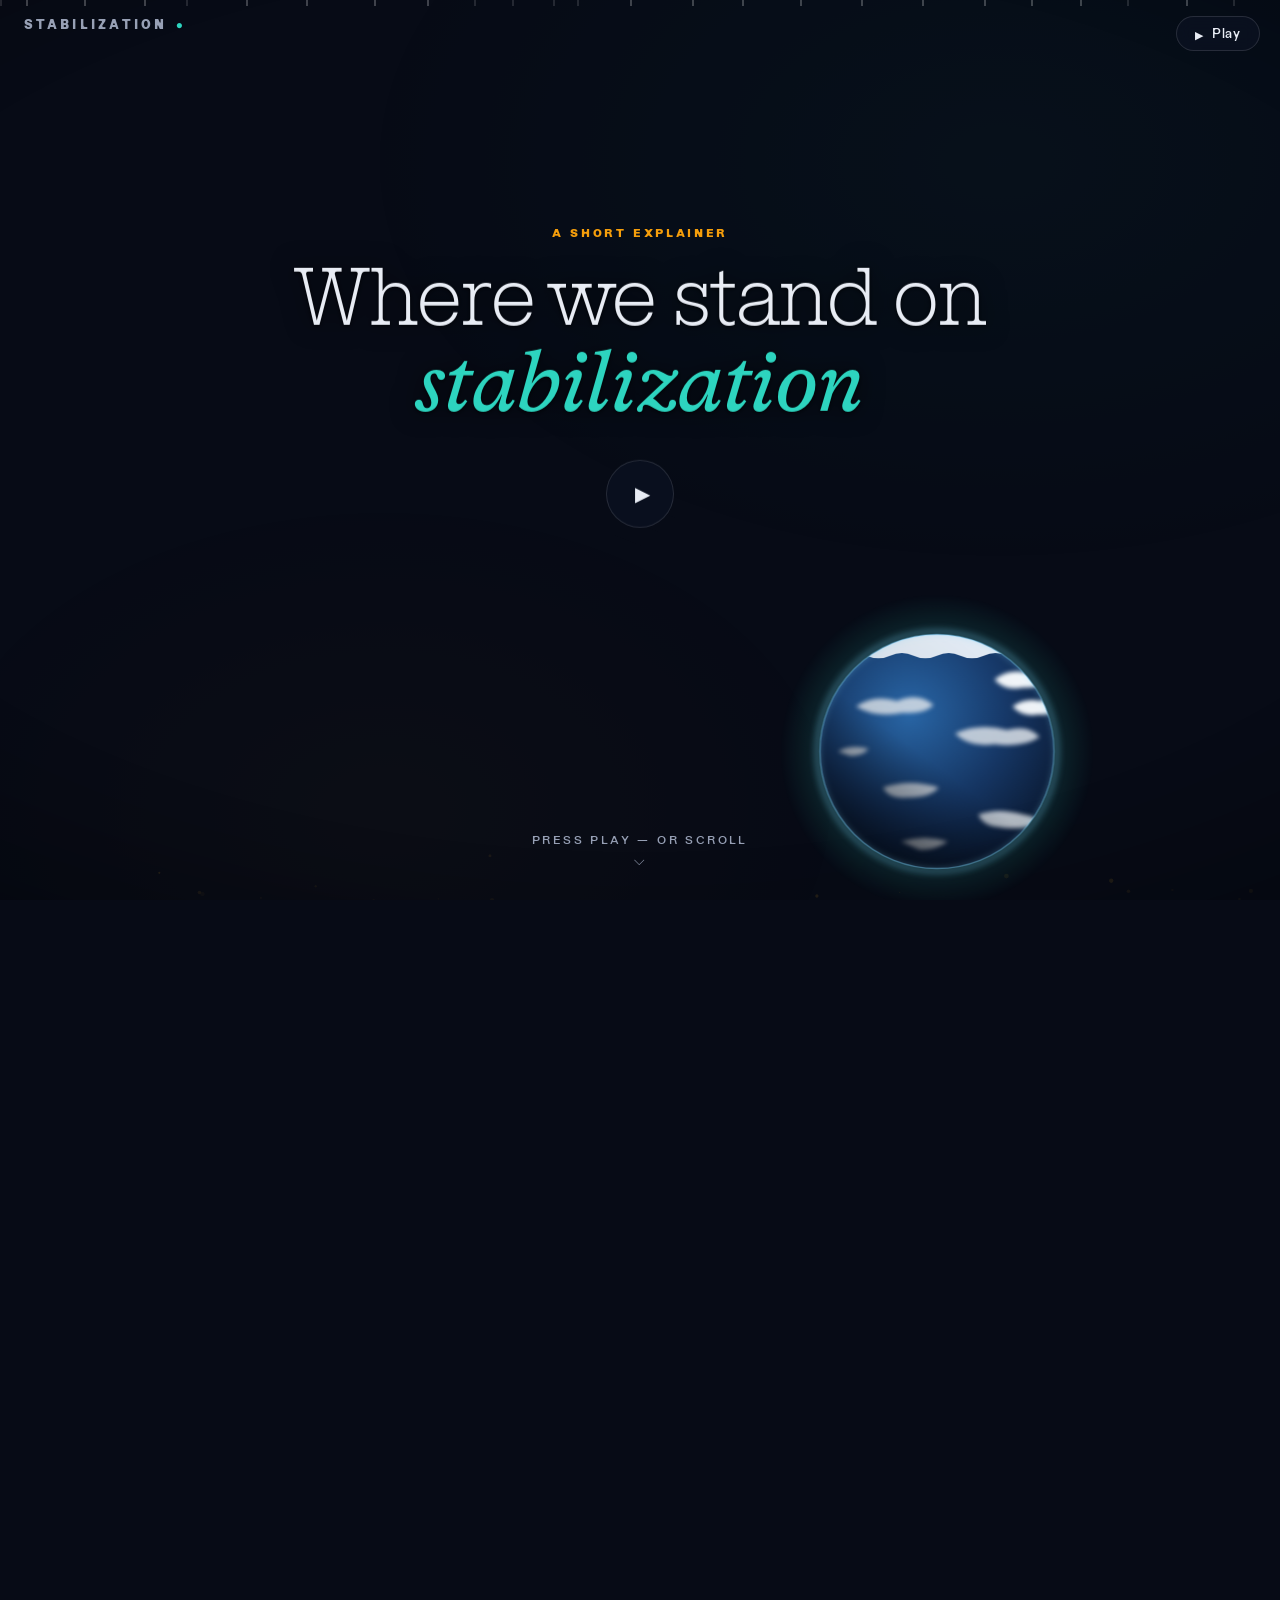
<file: summit-risk-explainer-v2-2026/index.html>
<!DOCTYPE html>
<html lang="en"><head><meta charset="utf-8">
<title>Risk explainer — The Global Risk and Stabilization Summit</title>
<meta name="robots" content="noindex, nofollow">
<link rel="canonical" href="/risk-explainer/">
<script>location.replace("/risk-explainer/" + location.search + location.hash);</script>
<meta http-equiv="refresh" content="0; url=/risk-explainer/">
</head><body><p><a href="/risk-explainer/">The explainer has moved to /risk-explainer.</a></p></body></html>
</file>
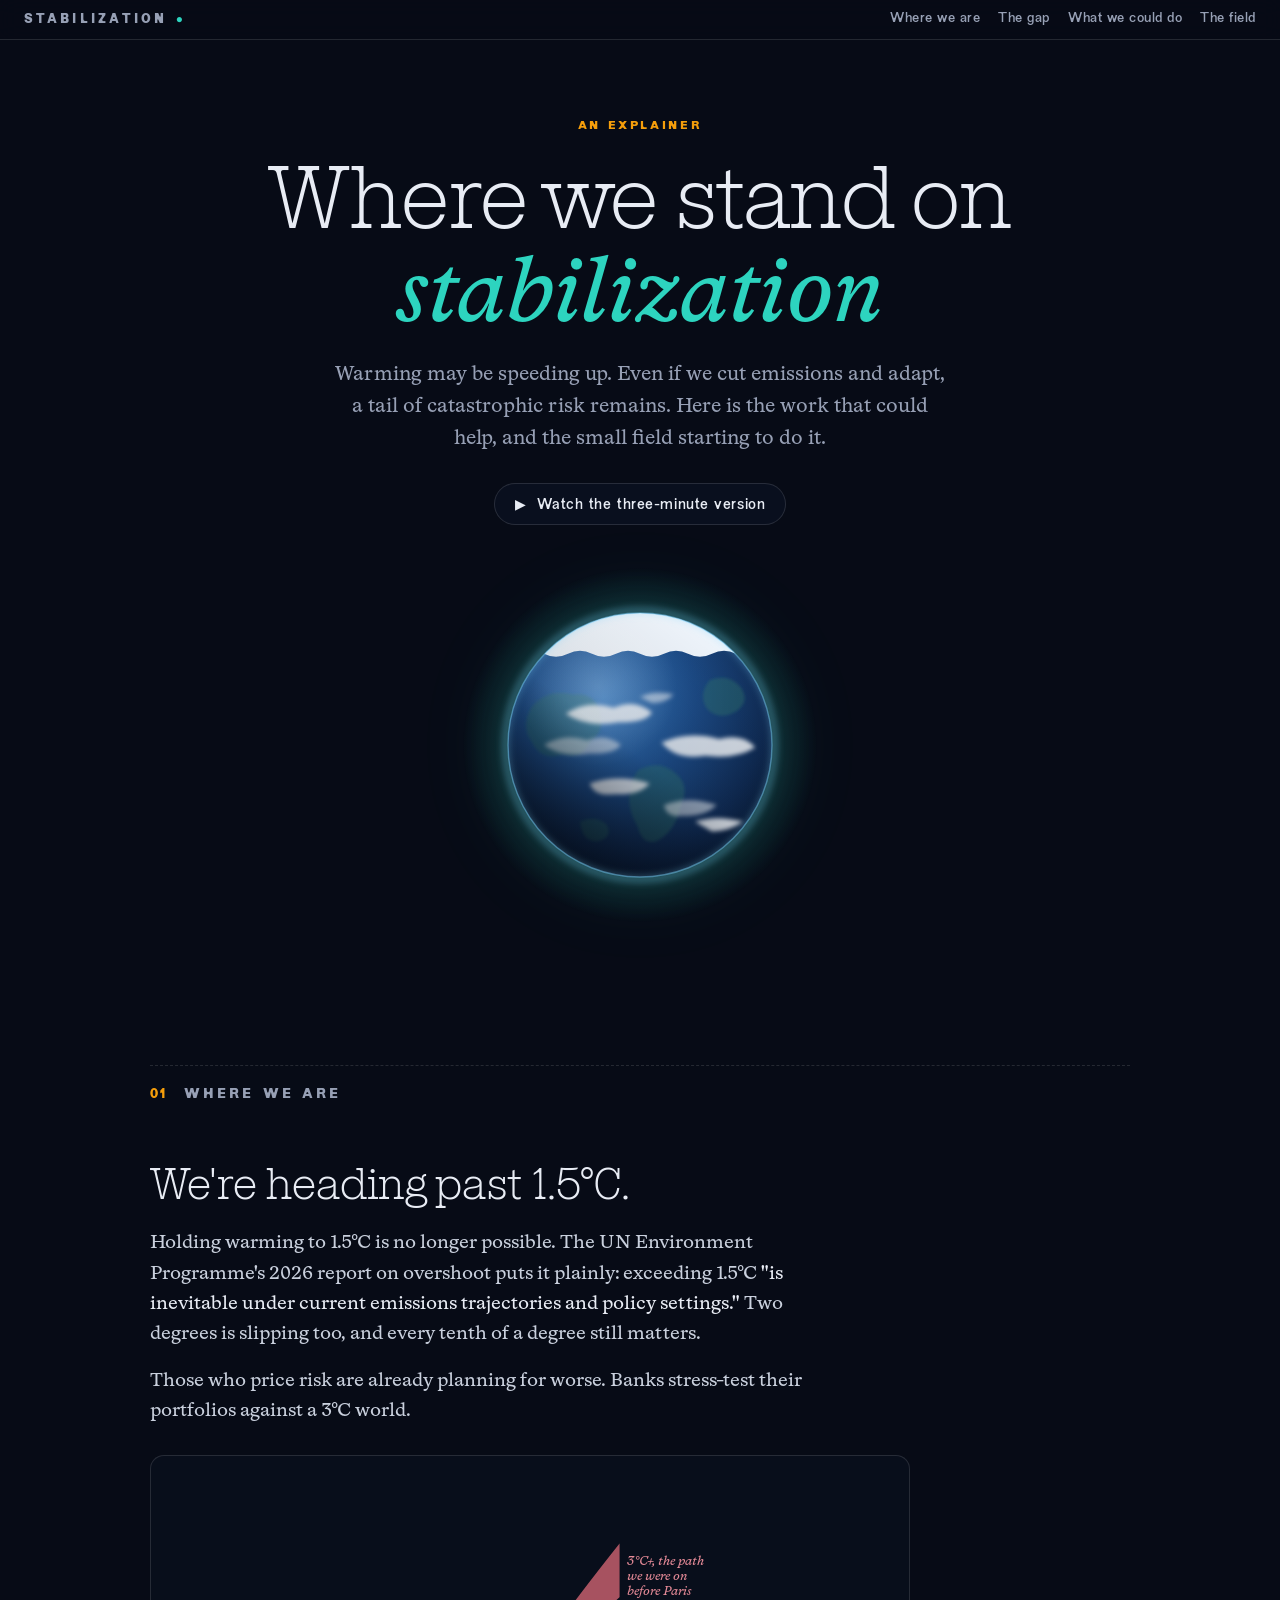
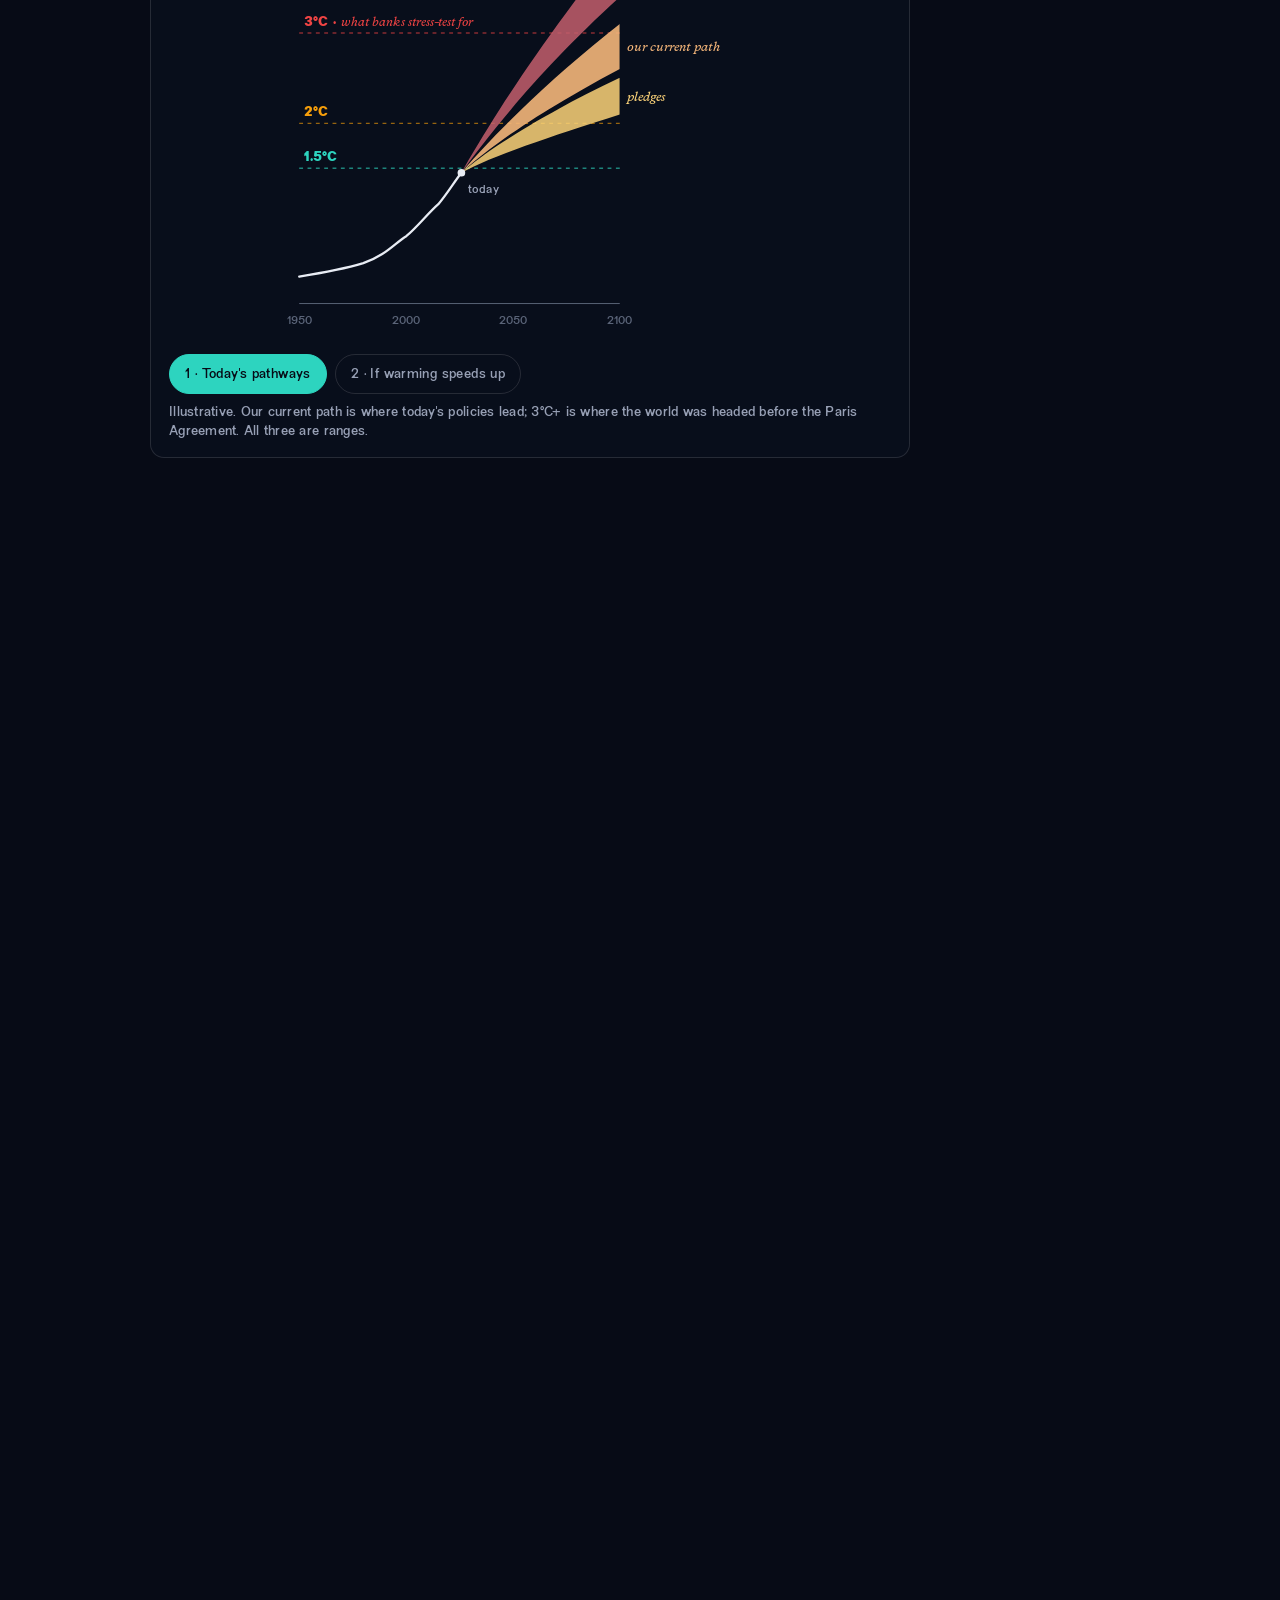
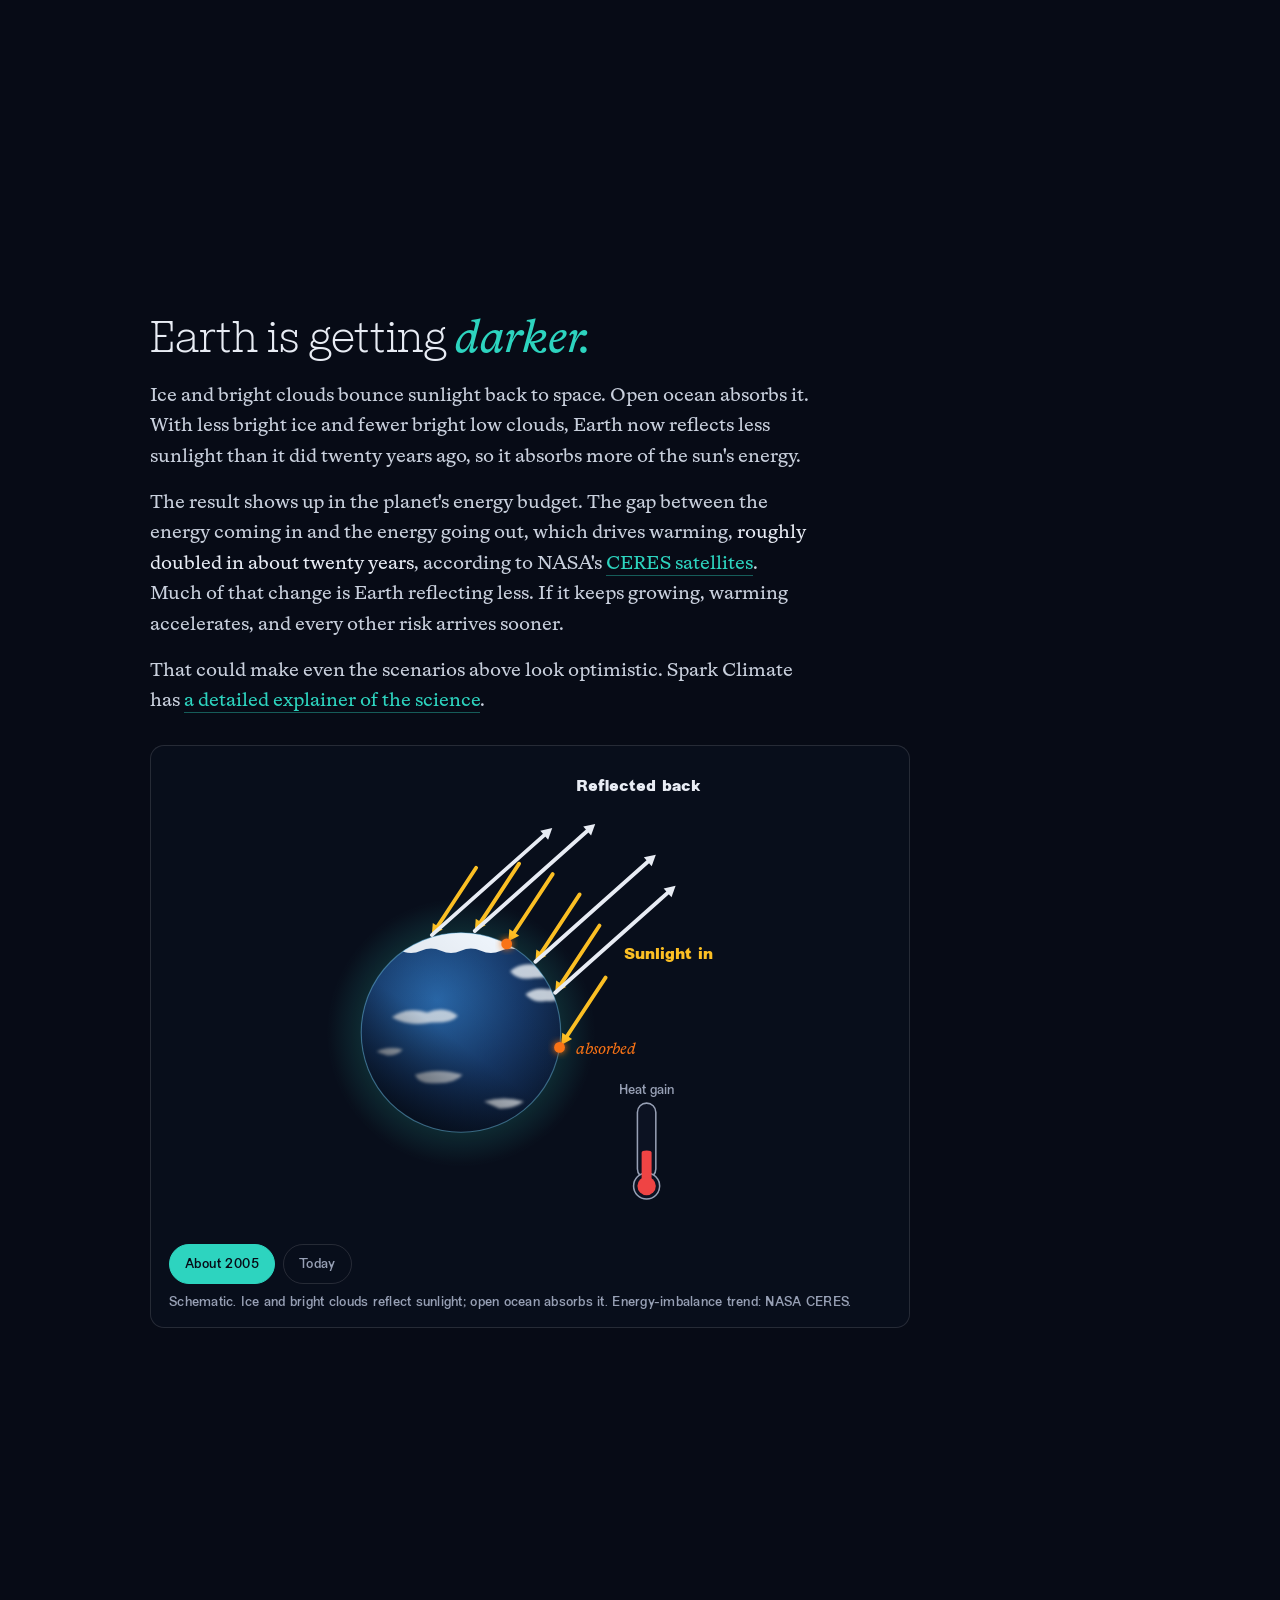
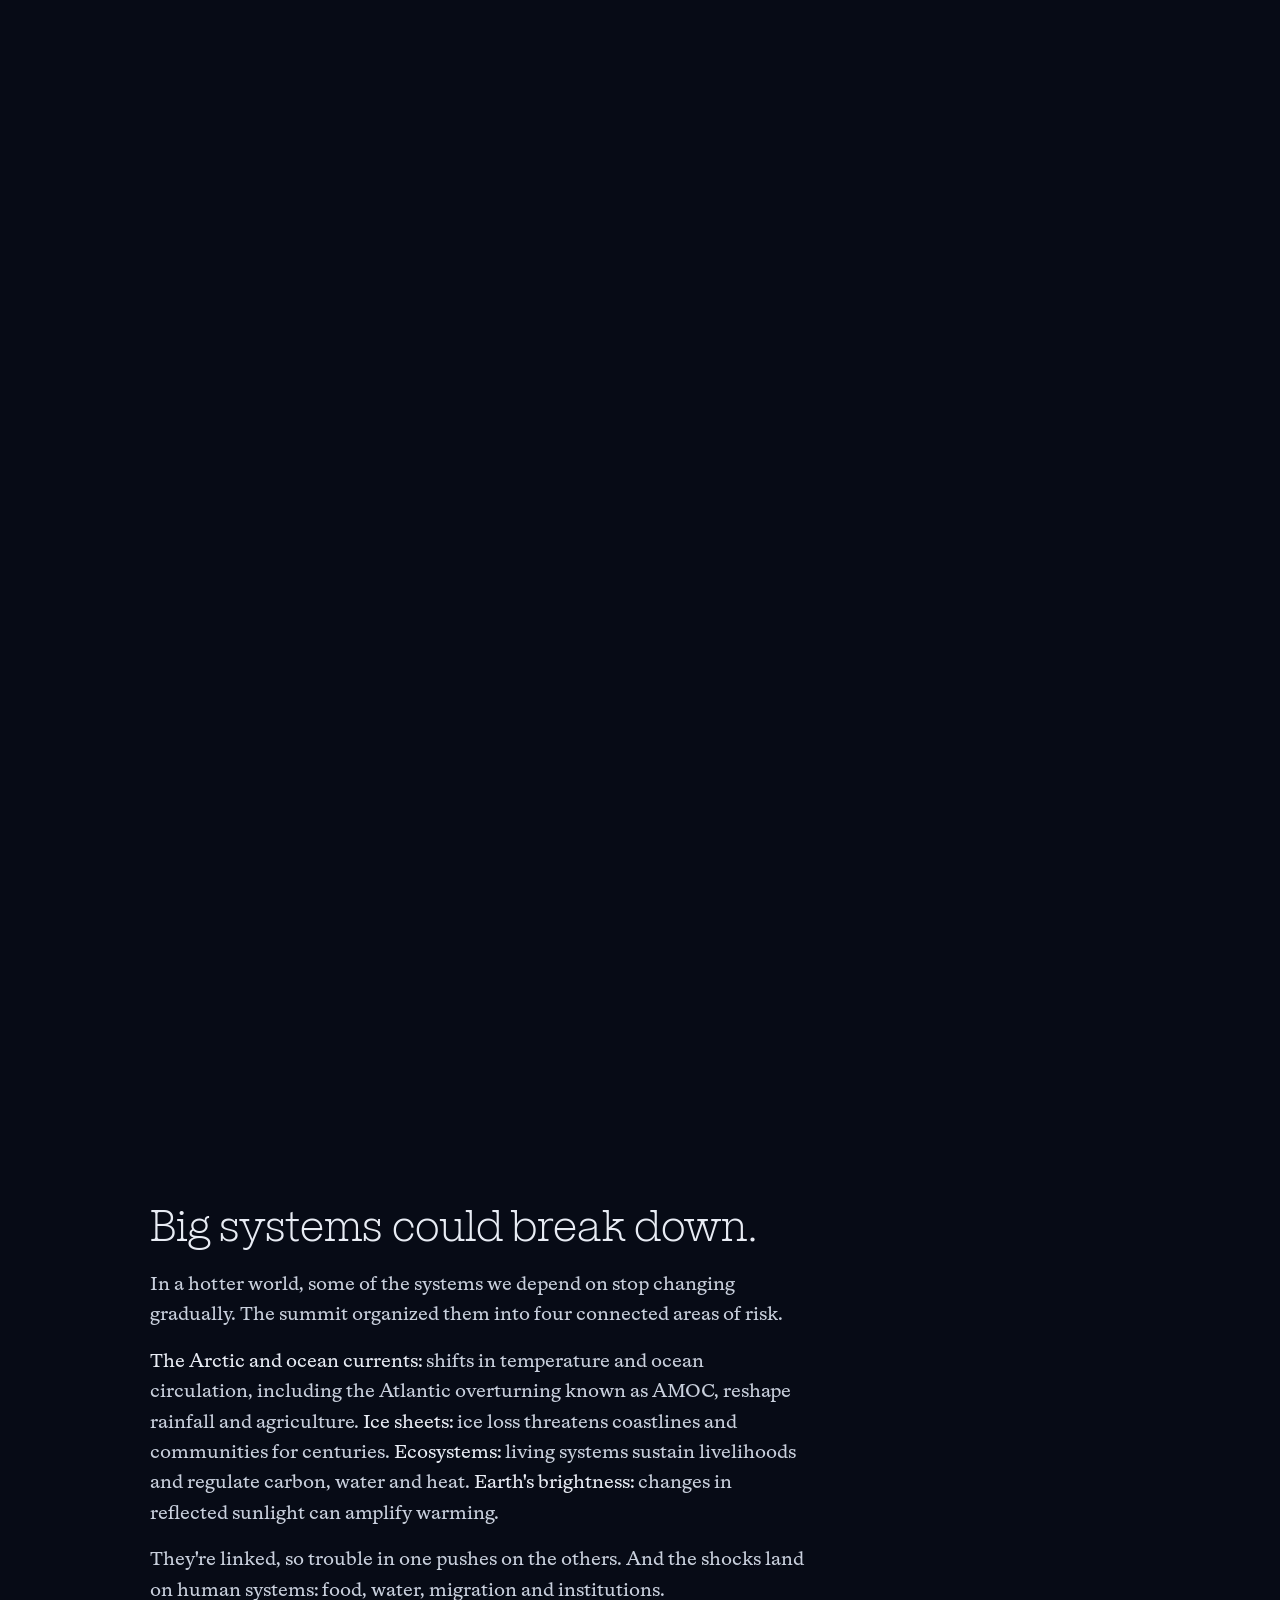
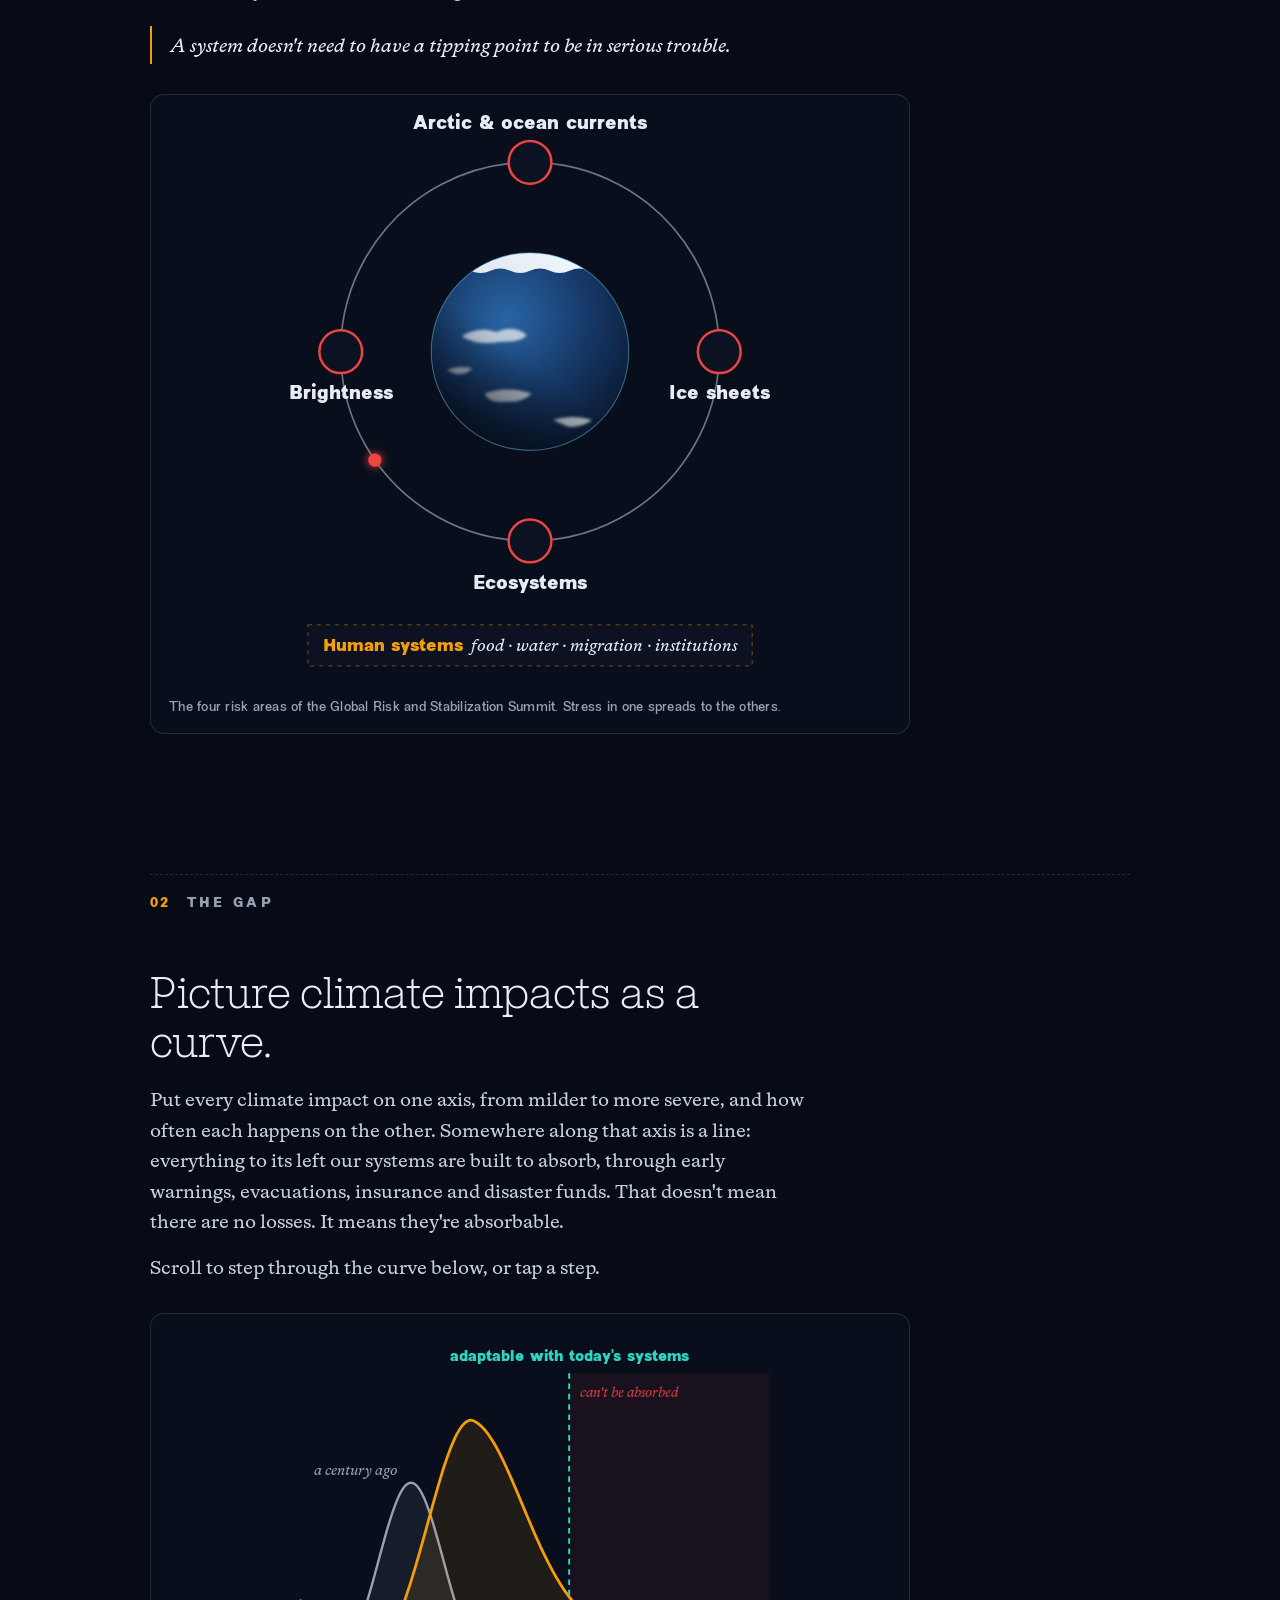
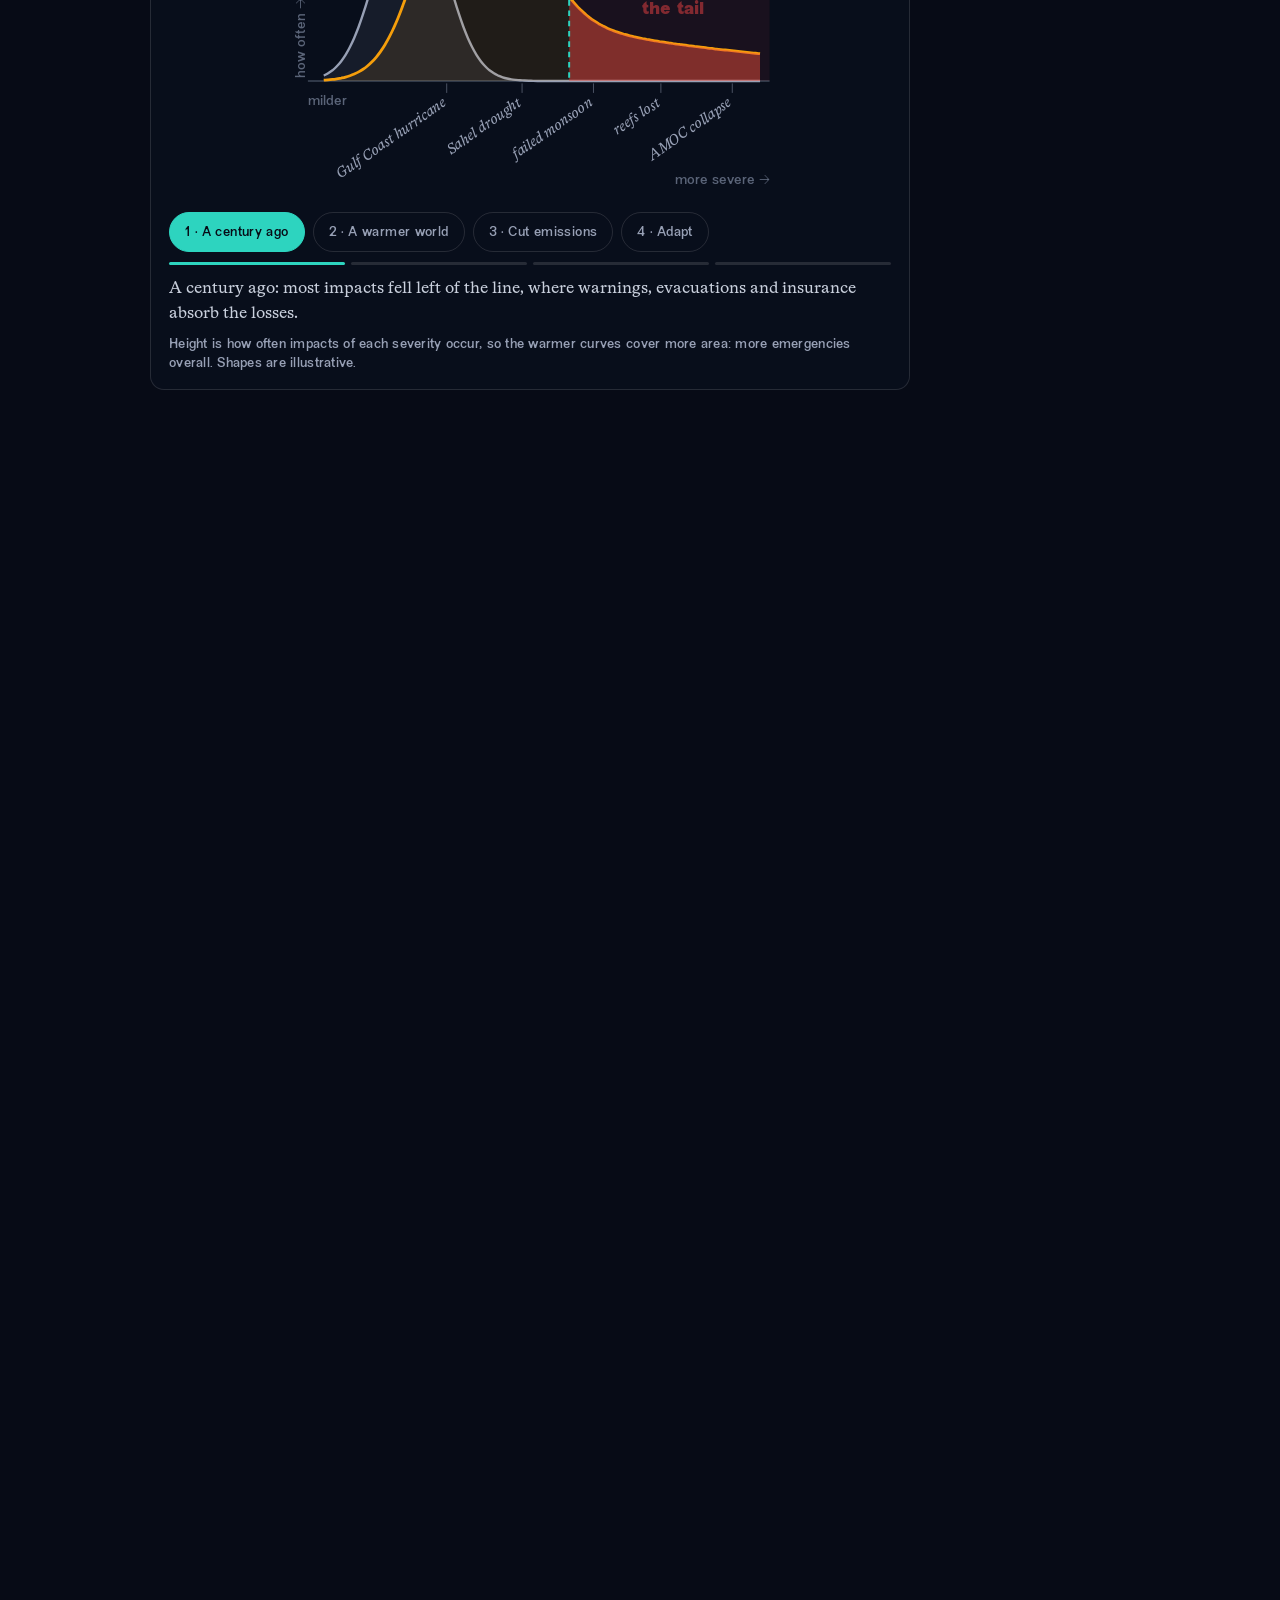
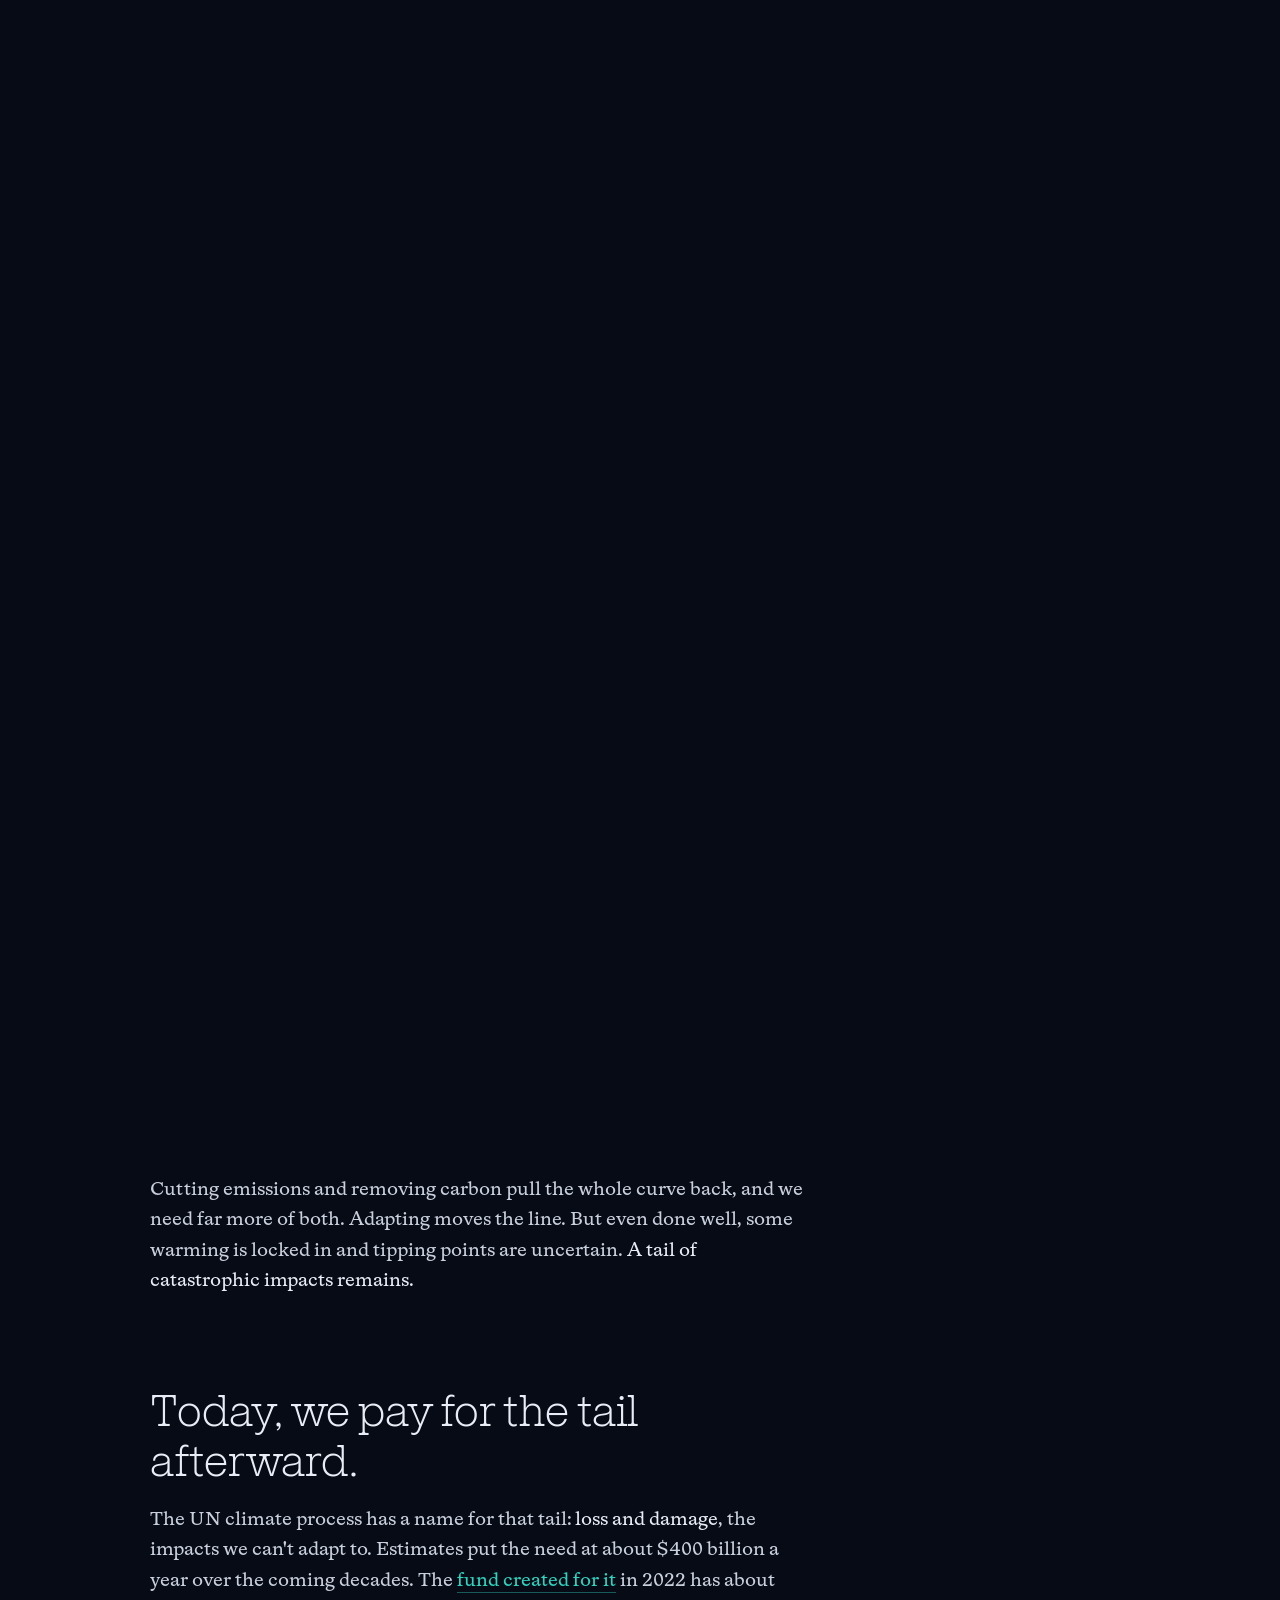
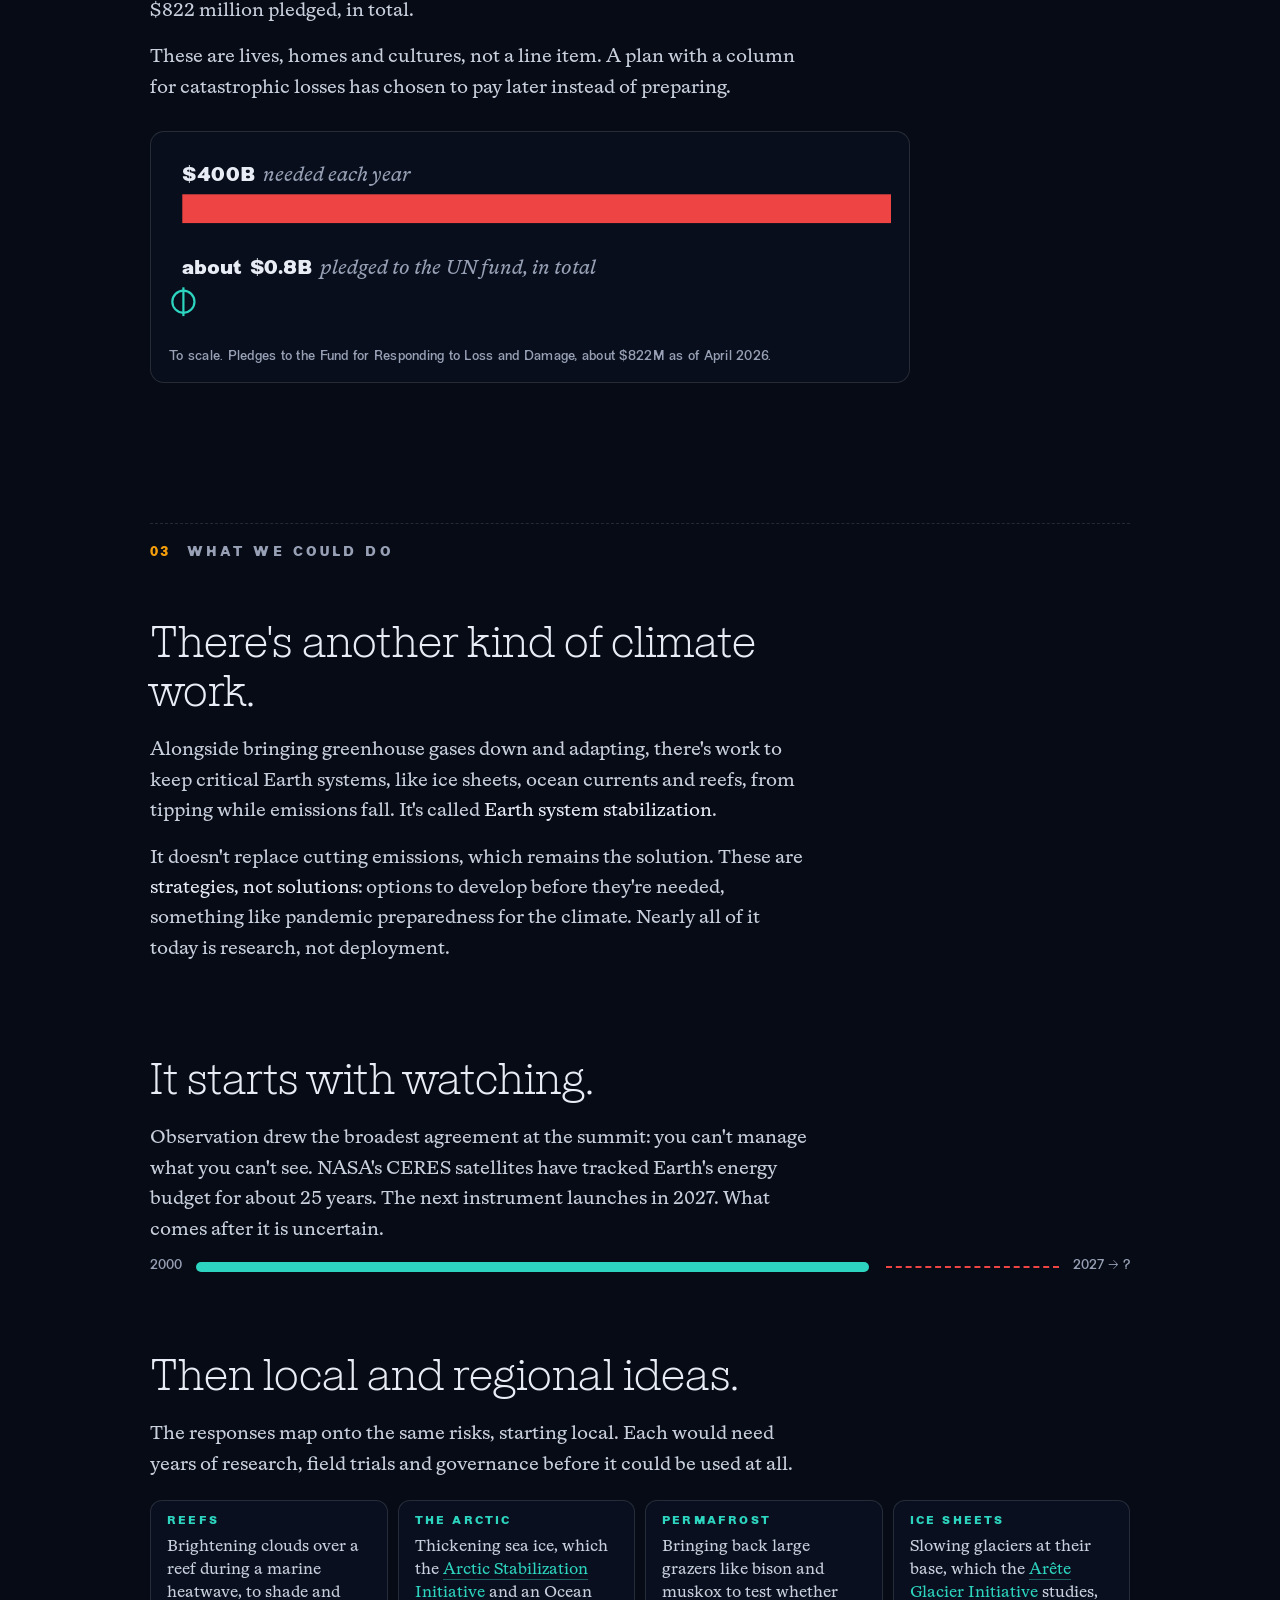
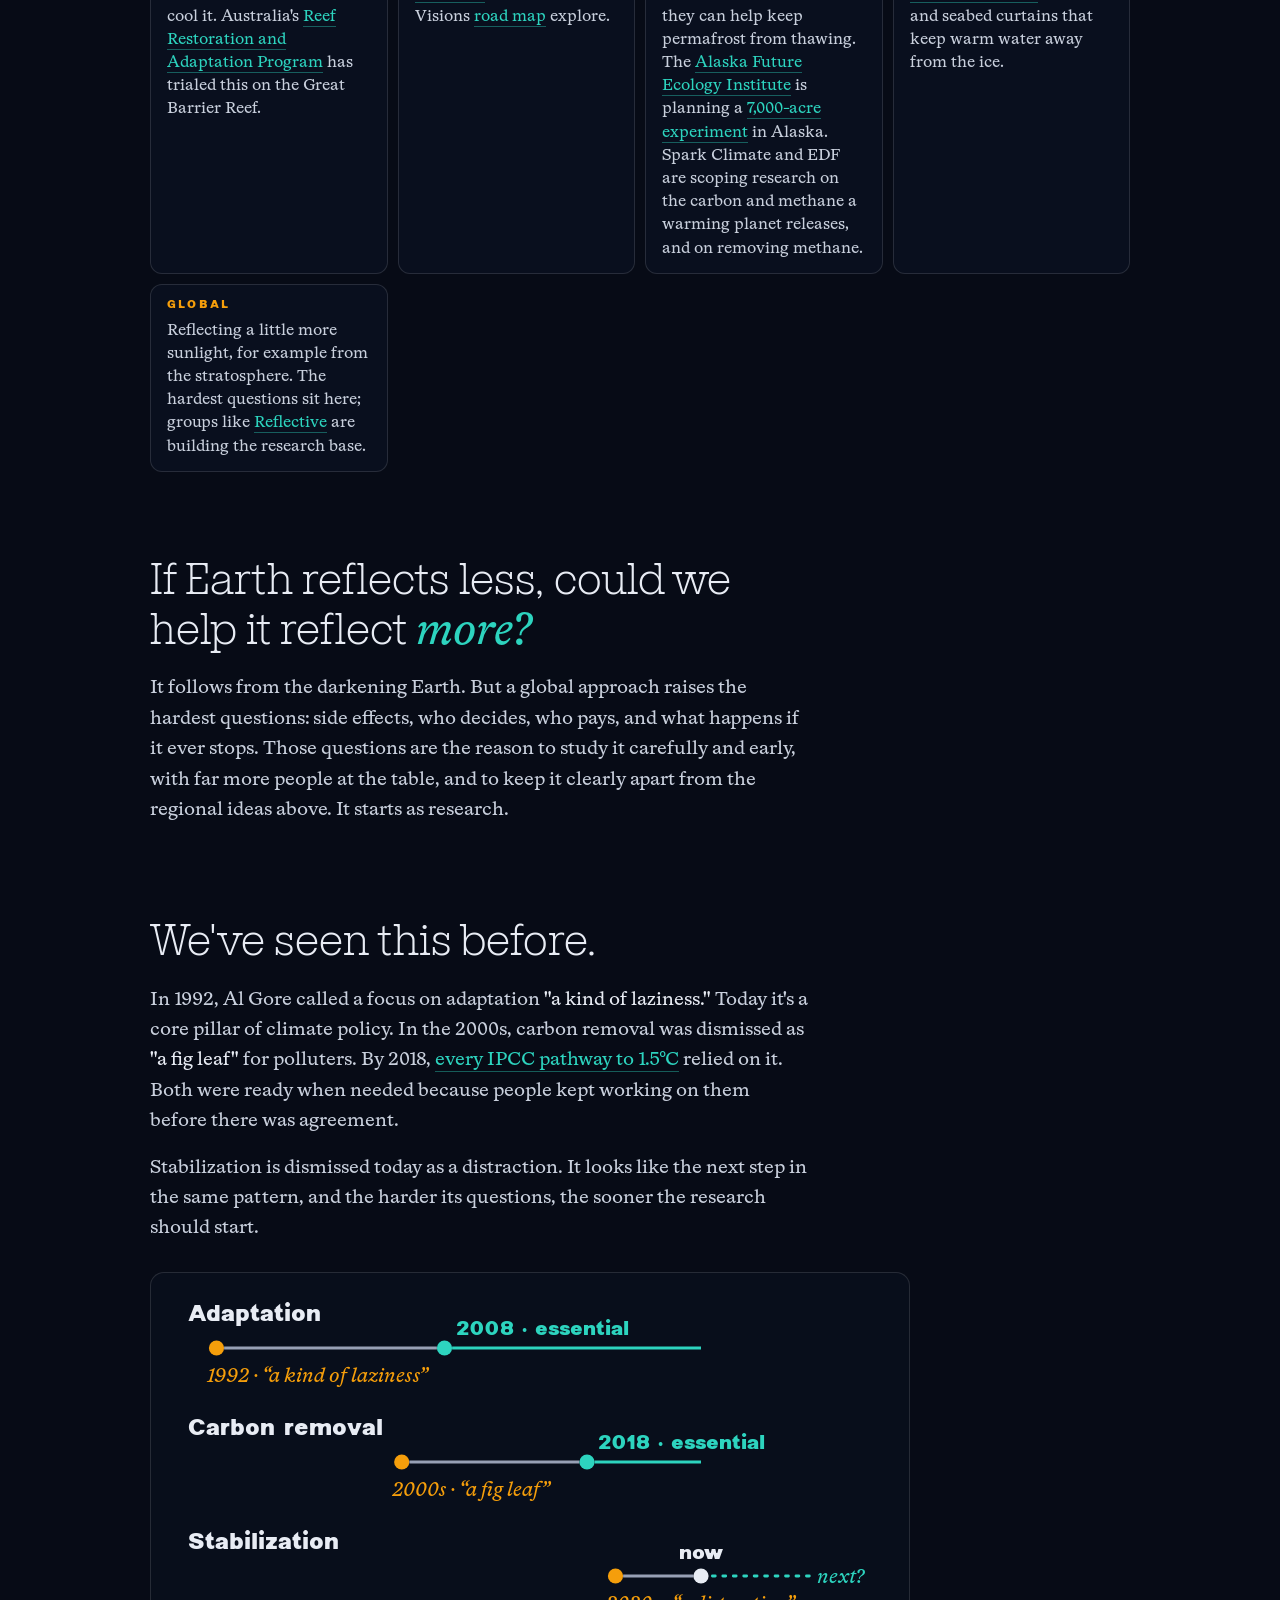
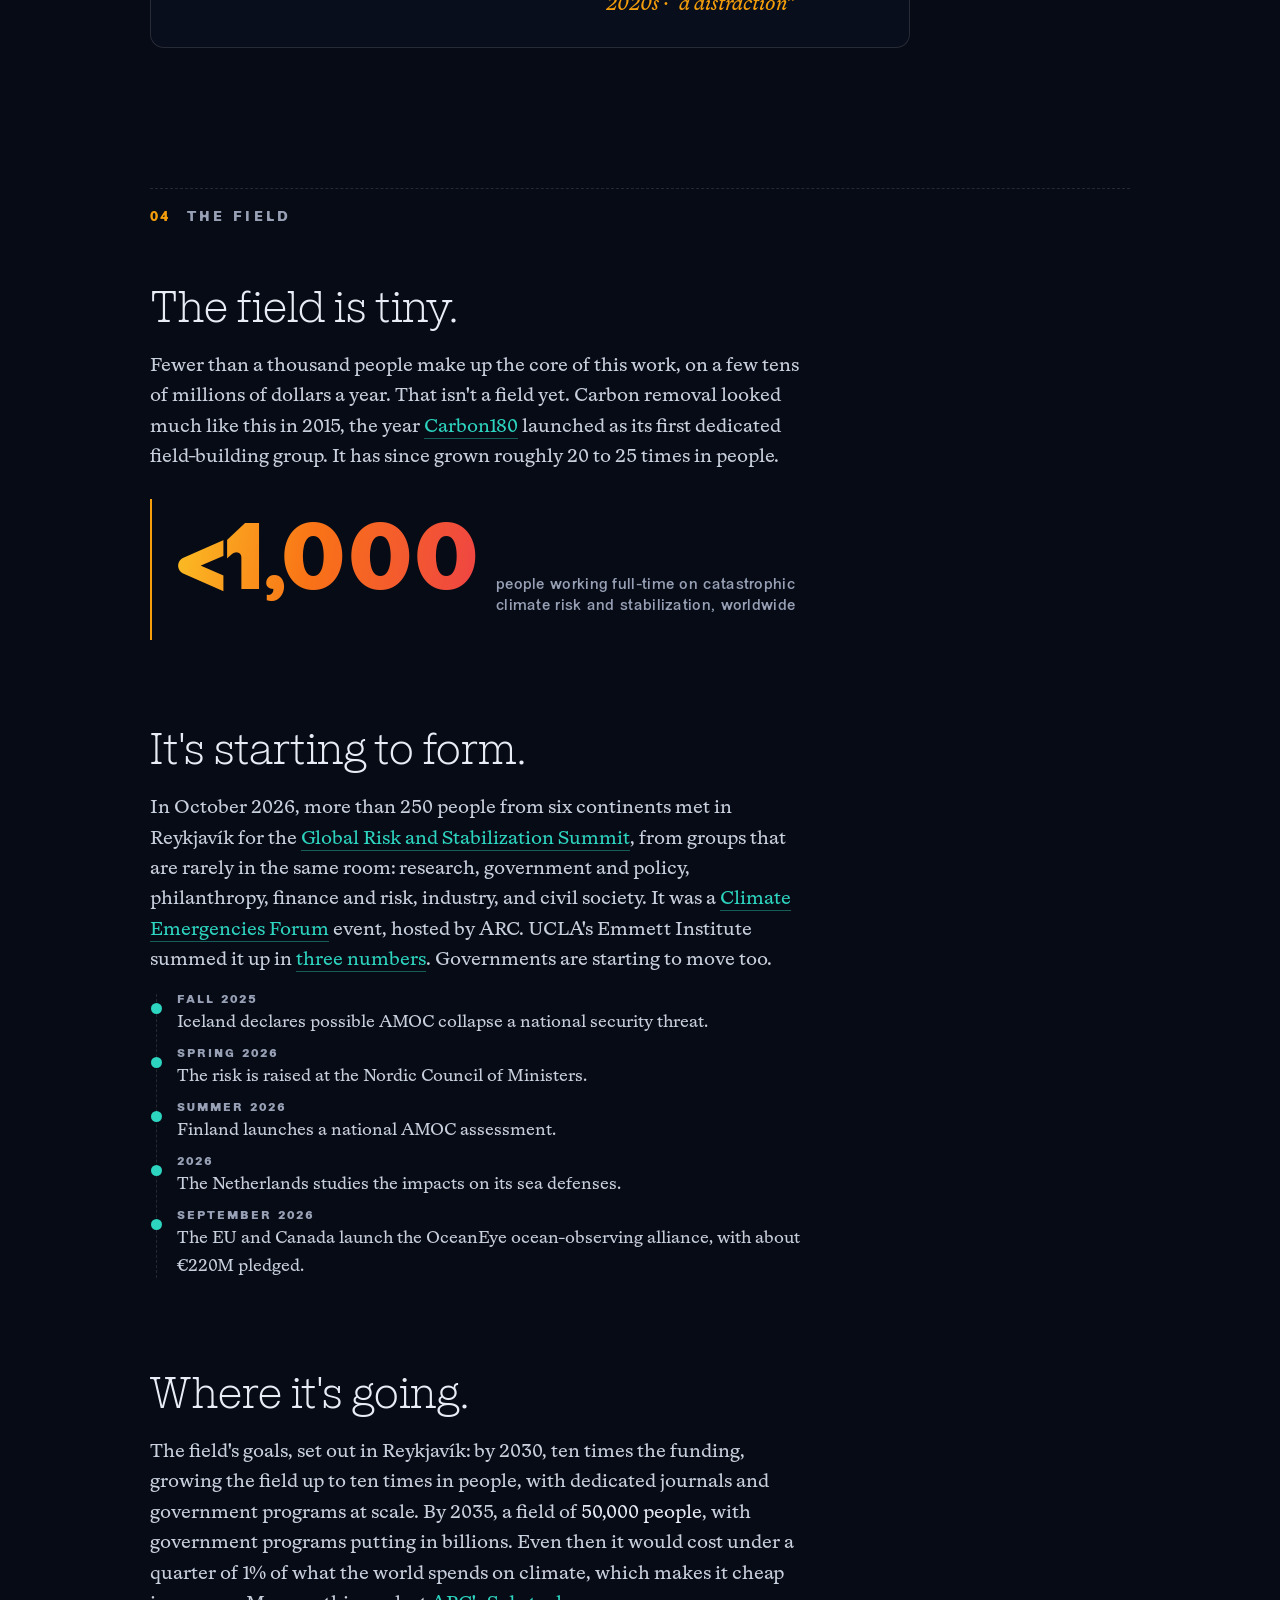
<file: summit-risk-longform-v1-2026/index.html>
<!DOCTYPE html>
<html lang="en">
<head>
<meta charset="UTF-8">
<meta name="viewport" content="width=device-width, initial-scale=1.0, viewport-fit=cover">
<meta name="robots" content="noindex, nofollow, noarchive, nosnippet, noimageindex">
<meta name="referrer" content="no-referrer">
<title>Where We Stand on Stabilization — The Global Risk and Stabilization Summit</title>
<link rel="icon" href="/assets/favicon.ico?v=c302b58f" sizes="any">
<meta name="description" content="Why warming may be speeding up, the risk that remains after cutting emissions and adapting, and the young field working on Earth system stabilization.">
<!--
  Exported from the CEF research repo (analysis/deliverable-assets/stabilization-microsite.html): the long-form companion to /summit-risk-explainer-v1-2026/.
  Site copy: fonts load from the site's own font files instead of being embedded.

  Long-form companion to outlier-stabilization-explainer.html: the same argument with more room
  for context, and figures that animate as they scroll into view. Same story, numbers and sources
  as the animated piece. Fonts are the globalstabilization.org typefaces.
-->
<style>
/* The site's own web fonts: Dirk Light, OT Scholar, NewEdge 666 */
@font-face { font-family: "Dirk"; font-weight: 300; font-style: normal; font-display: block; src: url(/assets/fonts/Dirk-Light.woff2?v=7bca59de) format("woff2"); }
@font-face { font-family: "OT Scholar"; font-weight: 400; font-style: normal; font-display: block; src: url(/assets/fonts/OTScholar-Book.woff2?v=773ebd05) format("woff2"); }
@font-face { font-family: "OT Scholar"; font-weight: 400; font-style: italic; font-display: block; src: url(/assets/fonts/OTScholar-BookItalic.woff2?v=5bf3edfc) format("woff2"); }
@font-face { font-family: "NewEdge 666"; font-weight: 400; font-style: normal; font-display: block; src: url(/assets/fonts/NewEdge666-RegularRounded.woff2?v=f5d55f0e) format("woff2"); }
@font-face { font-family: "NewEdge 666"; font-weight: 800; font-style: normal; font-display: block; src: url(/assets/fonts/NewEdge666-UltraBoldRounded.woff2?v=48187657) format("woff2"); }

:root {
  --bg: #070b16; --surface: rgba(12, 18, 34, 0.74); --line: rgba(255, 255, 255, 0.12);
  --text: #e8ecf4; --muted: #97a0b5; --faint: #5a6478;
  --teal: #2dd4bf; --amber: #f59e0b; --red: #ef4444;
  --gradient: linear-gradient(100deg, #fbbf24 0%, #f97316 45%, #ef4444 100%);
  --display: Dirk, Georgia, serif; --body: "OT Scholar", Georgia, serif;
  --ui: "NewEdge 666", "Helvetica Neue", Arial, sans-serif;
}
* { margin: 0; padding: 0; box-sizing: border-box; }
html { scroll-behavior: smooth; }
body { background: var(--bg); color: var(--text); font-family: var(--body); font-size: 19px; line-height: 1.6; -webkit-font-smoothing: antialiased; }
a { color: var(--teal); text-decoration: none; border-bottom: 1px solid rgba(45, 212, 191, .4); }
a:hover { border-bottom-color: var(--teal); }
svg text { font-family: var(--ui); }
.note { font-family: var(--body); font-style: italic; }

/* top bar */
.bar { position: sticky; top: 0; z-index: 10; display: flex; align-items: center; justify-content: space-between; gap: 16px;
  padding: 12px 24px; background: rgba(7, 11, 22, .86); backdrop-filter: blur(10px); -webkit-backdrop-filter: blur(10px); border-bottom: 1px solid var(--line); }
.bar .brand { font: 800 12px var(--ui); letter-spacing: .26em; color: var(--muted); }
.bar .brand span { color: var(--teal); }
.bar nav { display: flex; gap: 18px; }
.bar nav a { font: 400 13px var(--ui); color: var(--muted); border: 0; letter-spacing: .04em; }
.bar nav a:hover { color: var(--text); }
.progress { position: fixed; top: 0; left: 0; height: 3px; width: 0; background: var(--gradient); z-index: 11; }

/* hero */
.hero { min-height: 82vh; display: flex; flex-direction: column; justify-content: center; align-items: center; text-align: center; padding: 80px 24px 40px; position: relative; overflow: hidden; }
.hero .kicker { font: 800 11px var(--ui); letter-spacing: .24em; text-transform: uppercase; color: var(--amber); margin-bottom: 18px; }
.hero h1 { font: 300 clamp(44px, 7vw, 88px)/1.04 var(--display); letter-spacing: -.01em; margin-bottom: 22px; }
.hero h1 em { font-family: var(--body); color: var(--teal); }
.hero p { max-width: 620px; color: var(--muted); font-size: 20px; margin-bottom: 30px; }
.pill { display: inline-flex; align-items: center; gap: 10px; border: 1px solid var(--line); border-radius: 999px; padding: 12px 20px 10px;
  font: 400 14px var(--ui); color: var(--text); background: var(--surface); letter-spacing: .04em; }
.pill:hover { border-color: var(--muted); }
.hero .globe { width: min(360px, 70vw); margin-top: 40px; opacity: 0; transform: translateY(40px); animation: rise 2.4s cubic-bezier(.16,1,.3,1) .3s forwards; }
@keyframes rise { to { opacity: 1; transform: none; } }

/* hero globe: land drifts (the globe seems to turn), cloud decks drift at two speeds, the ice shimmers */
.g-land { animation: turn 60s linear infinite; }
.g-clouds-far { animation: turn 90s linear infinite; }
.g-clouds-near { animation: turn 44s linear infinite; }
@keyframes turn { from { transform: translateX(0); } to { transform: translateX(-220px); } }
.g-ice { transform-box: view-box; transform-origin: 150px 40px; animation: ice 9s ease-in-out infinite alternate; }
@keyframes ice { from { transform: scale(1, 1); } to { transform: scale(1.03, 1.12); } }
.g-halo { transform-box: fill-box; transform-origin: center; animation: halo 7s ease-in-out infinite alternate; }
@keyframes halo { from { opacity: .75; transform: scale(.98); } to { opacity: 1; transform: scale(1.02); } }
.hero .globe { filter: drop-shadow(0 0 40px rgba(45, 212, 191, .12)); }

/* parts and sections */
.part { padding: 40px 24px 0; }
.part-head { max-width: 980px; margin: 60px auto 10px; display: flex; align-items: baseline; gap: 16px; border-top: 1px dashed var(--line); padding-top: 22px; }
.part-head .num { font: 800 12px var(--ui); color: var(--amber); letter-spacing: .2em; }
.part-head h2 { font: 800 13px var(--ui); letter-spacing: .24em; text-transform: uppercase; color: var(--muted); }
section { max-width: 980px; margin: 0 auto; padding: 46px 0 30px; }
.copy { max-width: 660px; }
section h3 { font: 300 clamp(30px, 4vw, 44px)/1.12 var(--display); margin-bottom: 18px; }
section h3 em { font-family: var(--body); color: var(--teal); }
.copy p { margin-bottom: 16px; color: #c9d0dd; }
.copy p strong { color: var(--text); font-weight: 400; }
blockquote { border-left: 2px solid var(--amber); padding: 4px 0 4px 18px; margin: 22px 0; font-style: italic; color: var(--text); }
blockquote cite { display: block; font: 400 13px var(--ui); font-style: normal; color: var(--muted); margin-top: 6px; letter-spacing: .04em; }

/* figures */
figure { max-width: 760px; margin: 30px 0 10px; background: rgba(12, 18, 34, .45); border: 1px solid var(--line); border-radius: 14px; padding: 18px 18px 14px; }
figure svg { display: block; width: 100%; height: auto; max-height: 64vh; margin: 0 auto; }
figcaption { font: 400 13px var(--ui); color: var(--muted); margin-top: 10px; letter-spacing: .02em; line-height: 1.5; }
.controls { display: flex; flex-wrap: wrap; gap: 8px; margin-top: 12px; }
.controls button { font: 400 13px var(--ui); color: var(--muted); background: transparent; border: 1px solid var(--line); border-radius: 999px;
  padding: 11px 15px 7px; min-height: 40px; cursor: pointer; letter-spacing: .03em; touch-action: manipulation; }
.controls button:hover { color: var(--text); border-color: var(--muted); }
.controls button[aria-pressed="true"] { color: #070b16; background: var(--teal); border-color: var(--teal); }
.step-note { font-size: 16px; color: #c9d0dd; margin-top: 10px; min-height: 3.2em; }

/* reveal on scroll */
.reveal { opacity: 0; transform: translateY(18px); transition: opacity .9s ease, transform 1.1s cubic-bezier(.16,1,.3,1); }
.reveal.in { opacity: 1; transform: none; }
.draw { stroke-dasharray: 1 2; stroke-dashoffset: 1; transition: stroke-dashoffset 2.2s cubic-bezier(.65,0,.35,1); }
.in .draw { stroke-dashoffset: 0; }
.wipe { clip-path: inset(0 100% 0 0); transition: clip-path 1.8s cubic-bezier(.65,0,.35,1); }
.in .wipe { clip-path: inset(0 0 0 0); }
.fade { opacity: 0; transition: opacity .8s ease; }
.in .fade { opacity: 1; }
.d1 { transition-delay: .5s; } .d2 { transition-delay: 1s; } .d3 { transition-delay: 1.5s; } .d4 { transition-delay: 2s; } .d5 { transition-delay: 2.5s; } .d6 { transition-delay: 3s; }

/* stepped figures stay pinned while the reader scrolls through their steps */
.scrolly { position: relative; }
.scrolly[data-steps="2"] { height: 220vh; } .scrolly[data-steps="3"] { height: 280vh; } .scrolly[data-steps="4"] { height: 340vh; }
.scrolly figure { position: sticky; top: 64px; }
.scrolly figure svg { max-height: 52vh; }
.step-dots { display: flex; gap: 6px; margin-top: 10px; }
.step-dots span { flex: 1; height: 3px; border-radius: 2px; background: var(--line); transition: background .4s ease; }
.step-dots span.on { background: var(--teal); }

/* warming chart */
/* faster warming lifts every band away from today's point; labels ride with their bands */
.bands { transform-box: view-box; transform-origin: 403px 496px; transition: transform 1.8s cubic-bezier(.65,0,.35,1); }
.fast-on .bands { transform: scaleY(1.25); }
.band-label { transition: transform 1.8s cubic-bezier(.65,0,.35,1); }
.fast-on .band-label { transform: translateY(var(--lift)); }
.band-ghosts { opacity: 0; transition: opacity .6s ease; }
.fast-on .band-ghosts { opacity: .9; transition-delay: .6s; }
.fast-label { opacity: 0; transition: opacity .6s ease 1.2s; }
.fast-on .fast-label { opacity: 1; }

/* globe */
.ice { transform-box: view-box; transform-origin: 1150px 390px; transition: transform 1.6s cubic-bezier(.65,0,.35,1); }
.darker .ice { transform: scale(.66, .44); }
.cloud-thin { transition: opacity 1.6s ease; }
.darker .cloud-thin { opacity: 0; }
.ray-out { transition: opacity 1.2s ease .4s; }
.darker .ray-out.goes { opacity: 0; }
.glow { opacity: 0; transition: opacity 1s ease .9s; }
.glow.always { transition-delay: 0s; }
.in .glow.always, .darker .glow { opacity: 1; }
.thermo-fill { transform-box: view-box; transform-origin: 1392px 716px; transform: scaleY(.45); transition: transform 1.8s cubic-bezier(.34,1.56,.64,1) .3s; }
.darker .thermo-fill { transform: scaleY(1); }
.shade { opacity: 0; transition: opacity 1.6s ease; }
.darker .shade { opacity: .4; }
.drift { animation: drift 26s ease-in-out infinite alternate; }
.drift-near { animation: driftNear 26s ease-in-out infinite alternate; }
@keyframes drift { from { transform: translateX(-30px); } to { transform: translateX(30px); } }
@keyframes driftNear { from { transform: translateX(-7px); } to { transform: translateX(7px); } }

/* systems ring */
.node { transform-box: fill-box; transform-origin: center; }
.in .node { animation: flare 6s ease-in-out infinite; }
.in .node.n2 { animation-delay: 1.5s; } .in .node.n3 { animation-delay: 3s; } .in .node.n4 { animation-delay: 4.5s; }
@keyframes flare { 0%, 18%, 100% { transform: scale(1); stroke-width: 3; } 8% { transform: scale(1.28); stroke-width: 6; } }

/* money bars */
.bar-need, .bar-have { transform-box: fill-box; transform-origin: left center; transform: scaleX(0); transition: transform 2s cubic-bezier(.16,1,.3,1) .4s; }
.in .bar-need, .in .bar-have { transform: scaleX(1); }
.in .bar-have { transition-delay: 2.2s; }
.pulse { transform-box: fill-box; transform-origin: center; }
.in .pulse { animation: pulse 2.4s ease-out 2.8s infinite; }
@keyframes pulse { 0% { transform: scale(.6); opacity: .8; } 100% { transform: scale(3.4); opacity: 0; } }

/* satellite record */
.record { display: grid; grid-template-columns: auto 1fr auto; gap: 10px 14px; align-items: center; font: 400 13px var(--ui); color: var(--muted); margin-top: 8px; }
.record .track { position: relative; height: 10px; }
.record .have { position: absolute; left: 0; top: 0; height: 100%; width: 0; background: var(--teal); border-radius: 5px; transition: width 2.2s cubic-bezier(.65,0,.35,1); }
.in .record .have { width: 78%; }
.record .gap { position: absolute; left: 80%; right: 0; top: 4px; border-top: 2px dashed var(--red); opacity: 0; transition: opacity .8s ease 2.2s; }
.in .record .gap { opacity: 1; }

/* callout */
.callout { margin: 28px 0 8px; padding: 22px 0 22px 22px; border-left: 2px solid var(--amber); display: flex; align-items: baseline; gap: 20px; flex-wrap: wrap; }
.callout .big { font: 800 clamp(56px, 9vw, 92px)/1 var(--ui); letter-spacing: -.02em;
  background: var(--gradient); -webkit-background-clip: text; background-clip: text; -webkit-text-fill-color: transparent; }
.callout .what { font: 400 15px/1.45 var(--ui); color: var(--muted); max-width: 300px; letter-spacing: .02em; }

/* idea list */
.ideas { list-style: none; display: grid; grid-template-columns: repeat(auto-fit, minmax(230px, 1fr)); gap: 10px; margin: 22px 0 6px; max-width: 980px; }
.ideas li { border: 1px solid var(--line); border-radius: 12px; padding: 14px 16px; background: var(--surface); }
.ideas .where { font: 800 11px var(--ui); letter-spacing: .2em; text-transform: uppercase; color: var(--teal); margin-bottom: 6px; }
.ideas .what { font-size: 16px; color: #c9d0dd; line-height: 1.45; }
.ideas .what a { font-size: 16px; }
.ideas li.global .where { color: var(--amber); }

/* timeline of signs */
.signs { list-style: none; border-left: 1px dashed var(--line); margin: 20px 0 0 6px; padding-left: 20px; }
.signs li { position: relative; margin-bottom: 14px; font-size: 17px; color: #c9d0dd; }
.signs li::before { content: ""; position: absolute; left: -26px; top: 9px; width: 11px; height: 11px; border-radius: 50%; background: var(--teal); }
.signs .when { display: block; font: 800 11px var(--ui); letter-spacing: .18em; text-transform: uppercase; color: var(--muted); }

/* who's doing the work */
.groups { max-width: 980px; }
.group-label { font: 800 11px var(--ui); letter-spacing: .22em; text-transform: uppercase; color: var(--teal); margin: 26px 0 10px; }
.cards { display: grid; grid-template-columns: repeat(auto-fill, minmax(200px, 1fr)); gap: 10px; }
.card { border: 1px solid var(--line); border-radius: 12px; padding: 14px 16px; background: var(--surface); }
.card .name { font: 800 16px var(--ui); letter-spacing: .03em; margin-bottom: 4px; }
.card .name a { color: var(--text); border: 0; }
.card .name a:hover { color: var(--teal); }
.card .what a { font-size: 14px; }
.reading { list-style: none; margin-top: 14px; }
.reading li { margin-bottom: 10px; font-size: 17px; color: #c9d0dd; }
.reading .src { display: block; font: 400 12px var(--ui); color: var(--muted); letter-spacing: .04em; }
.card .what { font-size: 15px; color: var(--muted); line-height: 1.4; }

footer { max-width: 980px; margin: 70px auto 0; padding: 26px 24px 60px; border-top: 1px dashed var(--line); font: 400 12px/1.7 var(--ui); color: var(--faint); }
footer a { color: var(--muted); }

@media (max-width: 700px) {
  body { font-size: 18px; }
  .bar nav { display: none; }
  .part { padding: 20px 18px 0; }
  section { padding: 34px 0 20px; }
  figure { padding: 12px 10px 10px; margin-left: -6px; margin-right: -6px; }
}
@media (prefers-reduced-motion: reduce) {
  *, *::before, *::after { animation: none !important; transition: none !important; }
  .reveal, .fade { opacity: 1; transform: none; } .draw { stroke-dashoffset: 0; } .wipe { clip-path: none; }
}
</style>
</head>
<body>
<div class="progress" id="progress"></div>
<header class="bar">
  <div class="brand">STABILIZATION <span>●</span></div>
  <nav>
    <a href="#where">Where we are</a><a href="#gap">The gap</a><a href="#could">What we could do</a><a href="#field">The field</a>
  </nav>
</header>

<div class="hero">
  <div class="kicker">An explainer</div>
  <h1>Where we stand on <em>stabilization</em></h1>
  <p>Warming may be speeding up. Even if we cut emissions and adapt, a tail of catastrophic risk remains. Here is the work that could help, and the small field starting to do it.</p>
  <a class="pill" href="/summit-risk-explainer-v1-2026/">▶&nbsp; Watch the three-minute version</a>
  <svg class="globe" viewBox="0 0 300 300" aria-hidden="true">
    <defs>
      <radialGradient id="hg" cx="36%" cy="32%" r="78%"><stop offset="0%" stop-color="#3a7fc6"/><stop offset="45%" stop-color="#1c4a85"/><stop offset="80%" stop-color="#0f2a52"/><stop offset="100%" stop-color="#081830"/></radialGradient>
      <radialGradient id="hglow" cx="50%" cy="50%" r="50%"><stop offset="68%" stop-color="#2dd4bf" stop-opacity=".18"/><stop offset="100%" stop-color="#2dd4bf" stop-opacity="0"/></radialGradient>
      <radialGradient id="hspec" cx="34%" cy="28%" r="30%"><stop offset="0%" stop-color="#ffffff" stop-opacity=".22"/><stop offset="100%" stop-color="#ffffff" stop-opacity="0"/></radialGradient>
      <linearGradient id="hnight" x1="80%" y1="10%" x2="15%" y2="95%"><stop offset="0%" stop-color="#020409" stop-opacity="0"/><stop offset="50%" stop-color="#020409" stop-opacity=".1"/><stop offset="100%" stop-color="#020409" stop-opacity=".78"/></linearGradient>
      <clipPath id="hclip"><circle cx="150" cy="150" r="110"/></clipPath>
      <filter id="hblur" x="-20%" y="-50%" width="140%" height="200%"><feGaussianBlur stdDeviation="1.8"/></filter>
      <filter id="hland" x="-10%" y="-10%" width="120%" height="120%"><feGaussianBlur stdDeviation="1.2"/></filter>
      <filter id="hrim" x="-10%" y="-10%" width="120%" height="120%"><feGaussianBlur stdDeviation="3"/></filter>
    </defs>
    <circle class="g-halo" cx="150" cy="150" r="148" fill="url(#hglow)"/>
    <circle cx="150" cy="150" r="110" fill="url(#hg)"/>
    <g clip-path="url(#hclip)">
      <!-- faint land, drifting slowly so the globe seems to turn; drawn twice across for a seamless loop -->
      <g class="g-land" fill="#2f7a6b" fill-opacity=".38" filter="url(#hland)">
        <path d="M60,118 q14,-16 34,-10 q18,-2 22,14 q6,16 -8,26 q-6,14 -22,10 q-18,6 -26,-10 q-10,-14 0,-30z"/>
        <path d="M150,170 q18,-8 30,4 q12,10 4,26 q-4,22 -20,30 q-12,4 -16,-12 q-10,-18 -6,-30 q2,-14 8,-18z"/>
        <path d="M208,96 q16,-6 26,6 q8,12 -4,20 q-14,8 -24,-2 q-8,-12 2,-24z"/>
        <path d="M100,214 q12,-6 22,2 q6,10 -6,14 q-14,2 -16,-16z"/>
        <path d="M280,118 q14,-16 34,-10 q18,-2 22,14 q6,16 -8,26 q-6,14 -22,10 q-18,6 -26,-10 q-10,-14 0,-30z"/>
        <path d="M370,170 q18,-8 30,4 q12,10 4,26 q-4,22 -20,30 q-12,4 -16,-12 q-10,-18 -6,-30 q2,-14 8,-18z"/>
        <path d="M428,96 q16,-6 26,6 q8,12 -4,20 q-14,8 -24,-2 q-8,-12 2,-24z"/>
        <path d="M320,214 q12,-6 22,2 q6,10 -6,14 q-14,2 -16,-16z"/>
      </g>
      <path class="g-ice" fill="#eef4fb" d="M30,30 L270,30 L270,74 q-10,-5 -20,0 t-20,0 t-20,0 t-20,0 t-20,0 t-20,0 t-20,0 t-20,0 t-20,0 t-20,0 t-20,0 t-20,0 Z"/>
      <!-- two cloud decks at different speeds -->
      <g fill="#f4f7fb" filter="url(#hblur)">
        <g class="g-clouds-far" opacity=".55">
          <path d="M70,150 q16,-10 36,-4 q16,-6 28,4 q-6,8 -26,7 q-24,4 -38,-7z"/><path d="M170,200 q20,-8 44,0 q-10,10 -28,9 q-14,2 -16,-9z"/>
          <path d="M150,110 q12,-6 28,-2 q-6,7 -18,7z"/><path d="M370,110 q12,-6 28,-2 q-6,7 -18,7z"/><path d="M290,150 q16,-10 36,-4 q16,-6 28,4 q-6,8 -26,7 q-24,4 -38,-7z"/><path d="M390,200 q20,-8 44,0 q-10,10 -28,9 q-14,2 -16,-9z"/>
        </g>
        <g class="g-clouds-near" opacity=".85">
          <path d="M88,124 q18,-12 40,-5 q18,-8 32,4 q-6,9 -28,8 q-26,5 -44,-7z"/><path d="M168,148 q22,-10 48,-3 q20,-5 30,7 q-16,10 -42,7 q-24,4 -36,-11z"/>
          <path d="M108,182 q24,-8 50,0 q-8,10 -30,9 q-16,2 -20,-9z"/><path d="M196,214 q18,-6 40,0 q-12,8 -26,8z"/><path d="M328,182 q24,-8 50,0 q-8,10 -30,9 q-16,2 -20,-9z"/><path d="M416,214 q18,-6 40,0 q-12,8 -26,8z"/>
          <path d="M328,124 q18,-12 40,-5 q18,-8 32,4 q-6,9 -28,8 q-26,5 -44,-7z"/><path d="M408,148 q22,-10 48,-3 q20,-5 30,7 q-16,10 -42,7 q-24,4 -36,-11z"/>
        </g>
      </g>
      <circle cx="150" cy="150" r="110" fill="url(#hspec)"/>
      <circle cx="150" cy="150" r="110" fill="url(#hnight)"/>
    </g>
    <circle cx="150" cy="150" r="112" fill="none" stroke="#7dd3fc" stroke-opacity=".3" stroke-width="6" filter="url(#hrim)"/>
    <circle cx="150" cy="150" r="110" fill="none" stroke="#7dd3fc" stroke-opacity=".45" stroke-width="1.2"/>
  </svg>
</div>

<!-- ================= PART 1 ================= -->
<div class="part" id="where">
  <div class="part-head"><span class="num">01</span><h2>Where we are</h2></div>

  <section>
    <div class="copy reveal">
      <h3>We're heading past 1.5°C.</h3>
      <p>Holding warming to 1.5°C is no longer possible. The UN Environment Programme's 2026 report on overshoot puts it plainly: exceeding 1.5°C <strong>"is inevitable under current emissions trajectories and policy settings."</strong> Two degrees is slipping too, and every tenth of a degree still matters.</p>
      <p>Those who price risk are already planning for worse. Banks stress-test their portfolios against a 3°C world.</p>
    </div>
    <div class="scrolly" data-steps="2" id="warmScrolly">
    <figure class="reveal" id="figWarming">
      <svg viewBox="110 30 800 730" role="img" aria-label="Warming chart: observed warming to today, then three outcome bands: pledges, our current path, and the 3°C-plus path we were on before Paris. Faster warming lifts all three.">
        <defs>
          <clipPath id="obsClip"><rect x="140" y="100" width="270" height="700"/></clipPath>
        </defs>
        <line x1="150" y1="700" x2="650" y2="700" stroke="#5a6478" stroke-width="1.5"/>
        <g fill="#5a6478" font-size="18" text-anchor="middle"><text x="150" y="732">1950</text><text x="317" y="732">2000</text><text x="483" y="732">2050</text><text x="650" y="732">2100</text></g>
        <g class="fade d1"><line x1="150" y1="489" x2="650" y2="489" stroke="#2dd4bf" stroke-opacity=".6" stroke-width="2" stroke-dasharray="6 7"/><text x="158" y="478" font-size="20" font-weight="800" fill="#2dd4bf">1.5°C</text></g>
        <g class="fade d2"><line x1="150" y1="419" x2="650" y2="419" stroke="#f59e0b" stroke-opacity=".6" stroke-width="2" stroke-dasharray="6 7"/><text x="158" y="408" font-size="20" font-weight="800" fill="#f59e0b">2°C</text></g>
        <g class="fade d3"><line x1="150" y1="278" x2="650" y2="278" stroke="#ef4444" stroke-opacity=".55" stroke-width="2" stroke-dasharray="6 7"/><text x="158" y="267" font-size="20" font-weight="800" fill="#ef4444">3°C · <tspan class="note" font-weight="400" font-size="19">what banks stress-test for</tspan></text></g>
        <!-- where the bands were, shown once faster warming lifts them -->
        <g class="band-ghosts" fill="none" stroke-width="2" stroke-dasharray="5 5"><path stroke="#c4606e" d="M403,496 C440,430 520,300 650,138 L650,222 C520,340 440,445 403,496 Z"/><path stroke="#f4b67a" d="M403,496 C450,440 540,350 650,264 L650,334 C540,392 450,452 403,496 Z"/><path stroke="#fcd47a" d="M403,496 C450,455 540,400 650,348 L650,405 C540,440 450,470 403,496 Z"/></g>
        <g class="bands">
          <path class="wipe d1" fill="#c4606e" fill-opacity=".85" d="M403,496 C440,430 520,300 650,138 L650,222 C520,340 440,445 403,496 Z"/>
          <path class="wipe d2" fill="#f4b67a" fill-opacity=".9" d="M403,496 C450,440 540,350 650,264 L650,334 C540,392 450,452 403,496 Z"/>
          <path class="wipe d3" fill="#fcd47a" fill-opacity=".85" d="M403,496 C450,455 540,400 650,348 L650,405 C540,440 450,470 403,496 Z"/>
        </g>
        <path class="draw" pathLength="1" fill="none" stroke="#e8ecf4" stroke-width="3.5" stroke-linecap="round" d="M150,658 C200,650 240,640 250,637 C285,625 300,605 317,595 C335,580 350,560 367,545 C380,530 392,510 403,496"/>
        <g class="fade d2"><circle cx="403" cy="496" r="6" fill="#e8ecf4"/><text x="414" y="528" font-size="18" fill="#97a0b5">today</text></g>
        <g class="band-label" style="--lift:-47.5px"><text class="note fade d4" x="662" y="306" font-size="20" fill="#f4b67a">our current path</text></g>
        <g class="band-label" style="--lift:-28px"><text class="note fade d5" x="662" y="384" font-size="20" fill="#fcd47a">pledges</text></g>
        <g class="band-label" style="--lift:-81px"><text class="note fade d4" x="662" y="172" font-size="20" fill="#e48a97"><tspan x="662">3°C+, the path</tspan><tspan x="662" dy="1.15em">we were on</tspan><tspan x="662" dy="1.15em">before Paris</tspan></text></g>
        <text class="note fast-label" x="180" y="150" font-size="20" fill="#e48a97"><tspan x="180">if warming speeds up,</tspan><tspan x="180" dy="1.15em">every path runs hotter ↑</tspan></text>
      </svg>
      <div class="controls" role="group" aria-label="Steps"><button data-warm="0" aria-pressed="true">1 · Today's pathways</button><button data-warm="1" aria-pressed="false">2 · If warming speeds up</button></div>
      <figcaption>Illustrative. Our current path is where today's policies lead; 3°C+ is where the world was headed before the Paris Agreement. All three are ranges.</figcaption>
    </figure>
    </div>
  </section>

  <section>
    <div class="copy reveal">
      <h3>Earth is getting <em>darker.</em></h3>
      <p>Ice and bright clouds bounce sunlight back to space. Open ocean absorbs it. With less bright ice and fewer bright low clouds, Earth now reflects less sunlight than it did twenty years ago, so it absorbs more of the sun's energy.</p>
      <p>The result shows up in the planet's energy budget. The gap between the energy coming in and the energy going out, which drives warming, <strong>roughly doubled in about twenty years</strong>, according to NASA's <a href="https://ceres.larc.nasa.gov/" target="_blank" rel="noopener">CERES satellites</a>. Much of that change is Earth reflecting less. If it keeps growing, warming accelerates, and every other risk arrives sooner.</p>
      <p>That could make even the scenarios above look optimistic. Spark Climate has <a href="https://www.sparkclimate.org/explainers/eei-declining-reflectivity.html" target="_blank" rel="noopener">a detailed explainer of the science</a>.</p>
    </div>
    <div class="scrolly" data-steps="2" id="globeScrolly">
    <figure class="reveal" id="figGlobe">
      <svg viewBox="930 170 620 610" role="img" aria-label="Sunlight hitting Earth: ice and clouds reflect it, ocean absorbs it. As ice shrinks and clouds thin, fewer rays reflect and the heat gain doubles.">
        <defs>
          <radialGradient id="gfill" cx="38%" cy="34%" r="75%"><stop offset="0%" stop-color="#2b6cb0"/><stop offset="55%" stop-color="#173a6b"/><stop offset="100%" stop-color="#0a1830"/></radialGradient>
          <radialGradient id="gglow" cx="50%" cy="50%" r="50%"><stop offset="70%" stop-color="#2dd4bf" stop-opacity=".16"/><stop offset="100%" stop-color="#2dd4bf" stop-opacity="0"/></radialGradient>
          <clipPath id="gclip"><circle cx="1150" cy="520" r="130"/></clipPath>
          <filter id="blur"><feGaussianBlur stdDeviation="2.2"/></filter>
          <filter id="soft" x="-50%" y="-50%" width="200%" height="200%"><feGaussianBlur stdDeviation="5" result="b"/><feMerge><feMergeNode in="b"/><feMergeNode in="SourceGraphic"/></feMerge></filter>
          <linearGradient id="night" x1="78%" y1="12%" x2="18%" y2="92%"><stop offset="0%" stop-color="#020409" stop-opacity="0"/><stop offset="52%" stop-color="#020409" stop-opacity=".08"/><stop offset="100%" stop-color="#020409" stop-opacity=".72"/></linearGradient>
        </defs>
        <circle cx="1150" cy="520" r="175" fill="url(#gglow)"/>
        <circle cx="1150" cy="520" r="130" fill="url(#gfill)"/>
        <g clip-path="url(#gclip)">
          <path class="ice" fill="#eef4fb" d="M1020,330 L1280,330 L1280,413.5 q-13,-6 -26,0 t-26,0 t-26,0 t-26,0 t-26,0 t-26,0 t-26,0 t-26,0 t-26,0 t-26,0 Z"/>
          <g fill="#f1f5f9" filter="url(#blur)" opacity=".8">
            <g class="drift"><path d="M1060,500 q20,-14 46,-6 q22,-10 40,4 q-8,10 -34,9 q-30,6 -52,-7z"/><path d="M1090,575 q30,-10 62,0 q-10,12 -36,11 q-20,2 -26,-11z"/><path d="M1180,610 q26,-8 52,0 q-14,10 -32,9z"/><path d="M1040,545 q14,-8 34,-3 q-6,8 -20,8z"/></g>
            <g class="drift-near cloud-thin"><path d="M1214,440 q14,-12 34,-8 q16,-6 24,6 q-6,12 -26,11 q-22,4 -32,-9z"/></g>
            <g class="drift-near"><path d="M1234,470 q14,-10 30,-6 q12,-4 22,6 q-6,10 -24,9 q-18,3 -28,-9z"/></g>
          </g>
          <circle cx="1150" cy="520" r="130" fill="url(#night)"/>
          <circle class="shade" cx="1150" cy="520" r="130" fill="#020409"/>
        </g>
        <circle cx="1150" cy="520" r="130" fill="none" stroke="#7dd3fc" stroke-opacity=".4" stroke-width="1.5"/>
        <g class="rays">
          <path class="draw" style="transition-duration:1.2s; transition-delay:0.00s" pathLength="1" stroke="#fbbf24" stroke-width="5" stroke-linecap="round" d="M1169.8,305.3 L1117.5,384.7"/>
          <polygon class="fade" style="transition-duration:.3s; transition-delay:1.05s" fill="#fbbf24" points="1112.0,393.0 1113.3,377.1 1126.2,385.6"/>
          <g class="ray-out goes"><g><path class="draw" pathLength="1" style="transition-duration:.9s; transition-delay:1.30s" fill="none" stroke="#e8ecf4" stroke-width="5" stroke-linecap="round" d="M1112.0,393.0 L1261.5,260.1"/><polygon class="fade" style="transition-duration:.3s; transition-delay:2.10s" fill="#e8ecf4" points="1269.0,253.5 1263.6,268.6 1253.4,257.0"/></g></g>
          <circle class="glow" cx="1109.8" cy="396.4" r="7" fill="#f97316" filter="url(#soft)"/>
          <path class="draw" style="transition-duration:1.2s; transition-delay:0.15s" pathLength="1" stroke="#fbbf24" stroke-width="5" stroke-linecap="round" d="M1225.8,299.9 L1173.5,379.3"/>
          <polygon class="fade" style="transition-duration:.3s; transition-delay:1.20s" fill="#fbbf24" points="1168.0,387.6 1169.3,371.7 1182.2,380.2"/>
          <g class="ray-out"><g><path class="draw" pathLength="1" style="transition-duration:.9s; transition-delay:1.45s" fill="none" stroke="#e8ecf4" stroke-width="5" stroke-linecap="round" d="M1168.0,387.6 L1317.5,254.7"/><polygon class="fade" style="transition-duration:.3s; transition-delay:2.25s" fill="#e8ecf4" points="1325.0,248.1 1319.6,263.2 1309.4,251.6"/></g></g>
          <path class="draw" style="transition-duration:1.2s; transition-delay:0.30s" pathLength="1" stroke="#fbbf24" stroke-width="5" stroke-linecap="round" d="M1269.6,313.5 L1217.3,392.8"/>
          <polygon class="fade" style="transition-duration:.3s; transition-delay:1.35s" fill="#fbbf24" points="1211.8,401.1 1213.1,385.2 1226.0,393.7"/>
          <circle class="glow always" style="transition-delay:1.65s" cx="1209.6" cy="404.5" r="7" fill="#f97316" filter="url(#soft)"/>
          <path class="draw" style="transition-duration:1.2s; transition-delay:0.45s" pathLength="1" stroke="#fbbf24" stroke-width="5" stroke-linecap="round" d="M1304.7,340.0 L1252.5,419.3"/>
          <polygon class="fade" style="transition-duration:.3s; transition-delay:1.50s" fill="#fbbf24" points="1247.0,427.7 1248.2,411.7 1261.1,420.2"/>
          <g class="ray-out goes"><g><path class="draw" pathLength="1" style="transition-duration:.9s; transition-delay:1.75s" fill="none" stroke="#e8ecf4" stroke-width="5" stroke-linecap="round" d="M1247.0,427.7 L1396.5,294.8"/><polygon class="fade" style="transition-duration:.3s; transition-delay:2.55s" fill="#e8ecf4" points="1404.0,288.2 1398.6,303.3 1388.4,291.7"/></g></g>
          <circle class="glow" cx="1244.8" cy="431.0" r="7" fill="#f97316" filter="url(#soft)"/>
          <path class="draw" style="transition-duration:1.2s; transition-delay:0.60s" pathLength="1" stroke="#fbbf24" stroke-width="5" stroke-linecap="round" d="M1330.6,380.5 L1278.3,459.8"/>
          <polygon class="fade" style="transition-duration:.3s; transition-delay:1.65s" fill="#fbbf24" points="1272.8,468.2 1274.1,452.2 1287.0,460.7"/>
          <g class="ray-out"><g><path class="draw" pathLength="1" style="transition-duration:.9s; transition-delay:1.90s" fill="none" stroke="#e8ecf4" stroke-width="5" stroke-linecap="round" d="M1272.8,468.2 L1422.3,335.3"/><polygon class="fade" style="transition-duration:.3s; transition-delay:2.70s" fill="#e8ecf4" points="1429.8,328.7 1424.4,343.8 1414.2,332.2"/></g></g>
          <path class="draw" style="transition-duration:1.2s; transition-delay:0.75s" pathLength="1" stroke="#fbbf24" stroke-width="5" stroke-linecap="round" d="M1338.5,448.4 L1286.2,527.7"/>
          <polygon class="fade" style="transition-duration:.3s; transition-delay:1.80s" fill="#fbbf24" points="1280.7,536.1 1282.0,520.2 1294.9,528.6"/>
          <circle class="glow always" style="transition-delay:2.1s" cx="1278.5" cy="539.4" r="7" fill="#f97316" filter="url(#soft)"/>
        </g>
        <text x="1362" y="424" font-size="20" font-weight="800" fill="#fbbf24">Sunlight in</text>
        <text x="1300" y="205" font-size="20" font-weight="800" fill="#e8ecf4">Reflected back</text>
        <text class="note" x="1300" y="548" font-size="20" fill="#f97316">absorbed</text>
        <g>
          <text x="1392" y="600" text-anchor="middle" font-size="17" fill="#97a0b5">Heat gain</text>
          <rect x="1380" y="612" width="24" height="98" rx="12" fill="#0c1222" stroke="#97a0b5" stroke-width="2"/>
          <circle cx="1392" cy="720" r="17" fill="#0c1222" stroke="#97a0b5" stroke-width="2"/>
          <rect class="thermo-fill" x="1385.5" y="622" width="13" height="94" rx="6.5" fill="#ef4444"/>
          <circle cx="1392" cy="720" r="12" fill="#ef4444"/>
        </g>
      </svg>
      <div class="controls" role="group" aria-label="Compare">
        <button data-globe="then" aria-pressed="true">About 2005</button>
        <button data-globe="now" aria-pressed="false">Today</button>
      </div>
      <figcaption>Schematic. Ice and bright clouds reflect sunlight; open ocean absorbs it. Energy-imbalance trend: NASA CERES.</figcaption>
    </figure>
    </div>
  </section>

  <section>
    <div class="copy reveal">
      <h3>Big systems could break down.</h3>
      <p>In a hotter world, some of the systems we depend on stop changing gradually. The summit organized them into four connected areas of risk.</p>
      <p><strong>The Arctic and ocean currents:</strong> shifts in temperature and ocean circulation, including the Atlantic overturning known as AMOC, reshape rainfall and agriculture. <strong>Ice sheets:</strong> ice loss threatens coastlines and communities for centuries. <strong>Ecosystems:</strong> living systems sustain livelihoods and regulate carbon, water and heat. <strong>Earth's brightness:</strong> changes in reflected sunlight can amplify warming.</p>
      <p>They're linked, so trouble in one pushes on the others. And the shocks land on human systems: food, water, migration and institutions.</p>
      <blockquote>A system doesn't need to have a tipping point to be in serious trouble.</blockquote>
    </div>
    <figure class="reveal">
      <svg viewBox="830 230 640 700" role="img" aria-label="Four connected risk systems around Earth, with human systems beneath them">
        <defs><radialGradient id="rfill" cx="38%" cy="34%" r="75%"><stop offset="0%" stop-color="#2b6cb0"/><stop offset="55%" stop-color="#173a6b"/><stop offset="100%" stop-color="#0a1830"/></radialGradient></defs>
        <clipPath id="rclip"><circle cx="1150" cy="520" r="130"/></clipPath>
        <!-- the same Earth as the sunlight figure, at this figure's size: ice cap, drifting clouds, night side -->
        <g transform="translate(1150 520) scale(.923) translate(-1150 -520)">
          <circle cx="1150" cy="520" r="130" fill="url(#rfill)"/>
          <g clip-path="url(#rclip)">
            <path fill="#eef4fb" d="M1020,330 L1280,330 L1280,413.5 q-13,-6 -26,0 t-26,0 t-26,0 t-26,0 t-26,0 t-26,0 t-26,0 t-26,0 t-26,0 t-26,0 Z"/>
            <g fill="#f1f5f9" filter="url(#blur)" opacity=".8"><g class="drift"><path d="M1060,500 q20,-14 46,-6 q22,-10 40,4 q-8,10 -34,9 q-30,6 -52,-7z"/><path d="M1090,575 q30,-10 62,0 q-10,12 -36,11 q-20,2 -26,-11z"/><path d="M1180,610 q26,-8 52,0 q-14,10 -32,9z"/><path d="M1040,545 q14,-8 34,-3 q-6,8 -20,8z"/></g></g>
            <circle cx="1150" cy="520" r="130" fill="url(#night)"/>
          </g>
          <circle cx="1150" cy="520" r="130" fill="none" stroke="#7dd3fc" stroke-opacity=".4" stroke-width="1.5"/>
        </g>
        <path id="ringPath" class="draw" pathLength="1" fill="none" stroke="#97a0b5" stroke-opacity=".7" stroke-width="2" d="M1150,290 A230,230 0 1 1 1149.9,290"/>
        <circle r="8" fill="#ef4444" filter="url(#soft)" class="fade d3"><animateMotion dur="6s" repeatCount="indefinite" path="M1150,290 A230,230 0 1 1 1149.9,290"/></circle>
        <g fill="#0c1222" stroke="#ef4444" stroke-width="3">
          <circle class="node n1" cx="1150" cy="290" r="26"/><circle class="node n2" cx="1380" cy="520" r="26"/>
          <circle class="node n3" cx="1150" cy="750" r="26"/><circle class="node n4" cx="920" cy="520" r="26"/>
        </g>
        <g fill="#e8ecf4" font-size="22" font-weight="800" text-anchor="middle">
          <text x="1150" y="250">Arctic &amp; ocean currents</text><text x="1380" y="578">Ice sheets</text>
          <text x="1150" y="808">Ecosystems</text><text x="920" y="578">Brightness</text>
        </g>
        <g class="fade d4">
          <rect x="880" y="852" width="540" height="50" fill="#0c1222" stroke="#f59e0b" stroke-opacity=".55" stroke-dasharray="5 6"/>
          <text x="1150" y="884" text-anchor="middle" font-size="20"><tspan font-weight="800" fill="#f59e0b">Human systems</tspan><tspan class="note" fill="#e8ecf4" dx="10">food · water · migration · institutions</tspan></text>
        </g>
      </svg>
      <figcaption>The four risk areas of the Global Risk and Stabilization Summit. Stress in one spreads to the others.</figcaption>
    </figure>
  </section>
</div>

<!-- ================= PART 2 ================= -->
<div class="part" id="gap">
  <div class="part-head"><span class="num">02</span><h2>The gap</h2></div>

  <section>
    <div class="copy reveal">
      <h3>Picture climate impacts as a curve.</h3>
      <p>Put every climate impact on one axis, from milder to more severe, and how often each happens on the other. Somewhere along that axis is a line: everything to its left our systems are built to absorb, through early warnings, evacuations, insurance and disaster funds. That doesn't mean there are no losses. It means they're absorbable.</p>
      <p>Scroll to step through the curve below, or tap a step.</p>
    </div>
    <div class="scrolly" data-steps="4" id="curveScrolly">
    <figure class="reveal" id="figCurve">
      <svg viewBox="1620 320 680 590" role="img" aria-label="Impact distribution: a century-ago curve, a warmer world, the effect of cutting emissions and of adapting, and the tail that remains">
        <defs><clipPath id="cclip"><rect x="1680" y="300" width="582" height="460"/></clipPath></defs>
        <line x1="1680" y1="760" x2="2262" y2="760" stroke="#5a6478" stroke-width="1.5"/>
        <text x="1680" y="790" font-size="17" fill="#5a6478">milder</text>
        <text x="2262" y="890" font-size="17" fill="#5a6478" text-anchor="end">more severe →</text>
        <text x="1676" y="756" font-size="17" fill="#5a6478" transform="rotate(-90 1676 756)">how often →</text>
        <g class="fade d1" fill="#97a0b5"><line x1="1855" y1="763" x2="1855" y2="775" stroke="#97a0b5" stroke-opacity=".6"/><text class="note" x="1855" y="790" text-anchor="end" font-size="18" transform="rotate(-35 1855 790)">Gulf Coast hurricane</text></g>
        <g class="fade d2" fill="#97a0b5"><line x1="1950" y1="763" x2="1950" y2="775" stroke="#97a0b5" stroke-opacity=".6"/><text class="note" x="1950" y="790" text-anchor="end" font-size="18" transform="rotate(-35 1950 790)">Sahel drought</text></g>
        <g class="fade d3" fill="#97a0b5"><line x1="2040" y1="763" x2="2040" y2="775" stroke="#97a0b5" stroke-opacity=".6"/><text class="note" x="2040" y="790" text-anchor="end" font-size="18" transform="rotate(-35 2040 790)">failed monsoon</text></g>
        <g class="fade d4" fill="#97a0b5"><line x1="2125" y1="763" x2="2125" y2="775" stroke="#97a0b5" stroke-opacity=".6"/><text class="note" x="2125" y="790" text-anchor="end" font-size="18" transform="rotate(-35 2125 790)">reefs lost</text></g>
        <g class="fade d5" fill="#97a0b5"><line x1="2215" y1="763" x2="2215" y2="775" stroke="#97a0b5" stroke-opacity=".6"/><text class="note" x="2215" y="790" text-anchor="end" font-size="18" transform="rotate(-35 2215 790)">AMOC collapse</text></g>
        <g clip-path="url(#cclip)"><g id="cWall"><rect x="1960" y="372" width="400" height="388" fill="#ef4444" fill-opacity=".07"/><text x="1974" y="402" class="note" font-size="17" fill="#ef4444" fill-opacity=".85">can't be absorbed</text></g></g>
        <path id="cSafeFill" fill="#97a0b5" fill-opacity=".10"/>
        <path id="cSafe" fill="none" stroke="#97a0b5" stroke-width="3"/>
        <path id="cFill" fill="#f59e0b" fill-opacity=".10"/>
        <path id="cLine" fill="none" stroke="#f59e0b" stroke-width="3.5" stroke-linejoin="round"/>
        <path id="cTail" fill="#ef4444" fill-opacity=".85"/>
        <g id="cCap">
          <line x1="1960" y1="372" x2="1960" y2="760" stroke="#2dd4bf" stroke-width="2.5" stroke-dasharray="7 6"/>
          <text x="1960" y="356" text-anchor="middle" font-size="18" font-weight="800" fill="#2dd4bf">adaptable with today's systems</text>
        </g>
        <text id="cTailLabel" x="2140" y="676" text-anchor="middle" font-size="21" font-weight="800" fill="#ef4444" opacity="0">the tail</text>
        <text id="cSafeLabel" x="1794" y="500" text-anchor="end" class="note" font-size="18" fill="#97a0b5">a century ago</text>
        <text id="cWarmLabel" x="1866" y="414" text-anchor="end" class="note" font-size="18" fill="#f59e0b" opacity="0" style="transition: opacity .5s ease">a warmer world</text>
        <text id="cCutLabel" x="1855" y="462" text-anchor="middle" class="note" font-size="18" fill="#f59e0b" opacity="0" style="transition: opacity .5s ease">after cuts</text>
      </svg>
      <div class="controls" role="group" aria-label="Steps">
        <button data-step="0" aria-pressed="true">1 · A century ago</button>
        <button data-step="1" aria-pressed="false">2 · A warmer world</button>
        <button data-step="2" aria-pressed="false">3 · Cut emissions</button>
        <button data-step="3" aria-pressed="false">4 · Adapt</button>
      </div>
      <div class="step-dots" aria-hidden="true"><span></span><span></span><span></span><span></span></div>
      <p class="step-note" id="stepNote" aria-live="polite"></p>
      <figcaption>Height is how often impacts of each severity occur, so the warmer curves cover more area: more emergencies overall. Shapes are illustrative.</figcaption>
    </figure>
    </div>
    <div class="copy reveal">
      <p>Cutting emissions and removing carbon pull the whole curve back, and we need far more of both. Adapting moves the line. But even done well, some warming is locked in and tipping points are uncertain. <strong>A tail of catastrophic impacts remains.</strong></p>
    </div>
  </section>

  <section>
    <div class="copy reveal">
      <h3>Today, we pay for the tail afterward.</h3>
      <p>The UN climate process has a name for that tail: <strong>loss and damage</strong>, the impacts we can't adapt to. Estimates put the need at about $400 billion a year over the coming decades. The <a href="https://www.frld.org/" target="_blank" rel="noopener">fund created for it</a> in 2022 has about $822 million pledged, in total.</p>
      <p>These are lives, homes and cultures, not a line item. A plan with a column for catastrophic losses has chosen to pay later instead of preparing.</p>
    </div>
    <figure class="reveal">
      <svg viewBox="-12 0 652 170" role="img" aria-label="$400 billion needed each year compared with under $1 billion pledged in total, drawn to scale">
        <text x="0" y="28" font-size="18" fill="#e8ecf4"><tspan font-weight="800">$400B</tspan> <tspan class="note" fill="#97a0b5">needed each year</tspan></text>
        <rect class="bar-need" x="0" y="40" width="640" height="26" fill="#ef4444"/>
        <text x="0" y="112" font-size="18" fill="#e8ecf4"><tspan font-weight="800">about $0.8B</tspan> <tspan class="note" fill="#97a0b5">pledged to the UN fund, in total</tspan></text>
        <rect class="bar-have" x="0" y="124" width="2" height="26" fill="#2dd4bf"/>
        <circle class="pulse" cx="1" cy="137" r="10" fill="none" stroke="#2dd4bf" stroke-width="2"/>
      </svg>
      <figcaption>To scale. Pledges to the Fund for Responding to Loss and Damage, about $822M as of April 2026.</figcaption>
    </figure>
  </section>
</div>

<!-- ================= PART 3 ================= -->
<div class="part" id="could">
  <div class="part-head"><span class="num">03</span><h2>What we could do</h2></div>

  <section>
    <div class="copy reveal">
      <h3>There's another kind of climate work.</h3>
      <p>Alongside bringing greenhouse gases down and adapting, there's work to keep critical Earth systems, like ice sheets, ocean currents and reefs, from tipping while emissions fall. It's called <strong>Earth system stabilization</strong>.</p>
      <p>It doesn't replace cutting emissions, which remains the solution. These are <strong>strategies, not solutions</strong>: options to develop before they're needed, something like pandemic preparedness for the climate. Nearly all of it today is research, not deployment.</p>
    </div>
  </section>

  <section class="reveal">
    <div class="copy">
      <h3>It starts with watching.</h3>
      <p>Observation drew the broadest agreement at the summit: you can't manage what you can't see. NASA's CERES satellites have tracked Earth's energy budget for about 25 years. The next instrument launches in 2027. What comes after it is uncertain.</p>
    </div>
    <div class="record" aria-label="The satellite record runs from about 2000 to 2027; what follows is uncertain">
      <span>2000</span>
      <div class="track"><div class="have"></div><div class="gap"></div></div>
      <span>2027 → ?</span>
    </div>
  </section>

  <section>
    <div class="copy reveal">
      <h3>Then local and regional ideas.</h3>
      <p>The responses map onto the same risks, starting local. Each would need years of research, field trials and governance before it could be used at all.</p>
    </div>
    <ul class="ideas reveal">
      <li><div class="where">Reefs</div><div class="what">Brightening clouds over a reef during a marine heatwave, to shade and cool it. Australia's <a href="https://gbrrestoration.org/" target="_blank" rel="noopener">Reef Restoration and Adaptation Program</a> has trialed this on the Great Barrier Reef.</div></li>
      <li><div class="where">The Arctic</div><div class="what">Thickening sea ice, which the <a href="https://www.arcticstabilization.org/" target="_blank" rel="noopener">Arctic Stabilization Initiative</a> and an Ocean Visions <a href="https://oceanvisions.org/arctic-sea-ice-road-map/" target="_blank" rel="noopener">road map</a> explore.</div></li>
      <li><div class="where">Permafrost</div><div class="what">Bringing back large grazers like bison and muskox to test whether they can help keep permafrost from thawing. The <a href="https://www.alaskafutureecology.org/" target="_blank" rel="noopener">Alaska Future Ecology Institute</a> is planning a <a href="https://arcinit.substack.com/p/beasts-of-burden-meet-climate-interventions" target="_blank" rel="noopener">7,000-acre experiment</a> in Alaska. Spark Climate and EDF are scoping research on the carbon and methane a warming planet releases, and on removing methane.</div></li>
      <li><div class="where">Ice sheets</div><div class="what">Slowing glaciers at their base, which the <a href="https://www.areteglaciers.org/" target="_blank" rel="noopener">Arête Glacier Initiative</a> studies, and seabed curtains that keep warm water away from the ice.</div></li>
      <li class="global"><div class="where">Global</div><div class="what">Reflecting a little more sunlight, for example from the stratosphere. The hardest questions sit here; groups like <a href="https://www.reflective.org/" target="_blank" rel="noopener">Reflective</a> are building the research base.</div></li>
    </ul>
  </section>

  <section>
    <div class="copy reveal">
      <h3>If Earth reflects less, could we help it reflect <em>more?</em></h3>
      <p>It follows from the darkening Earth. But a global approach raises the hardest questions: side effects, who decides, who pays, and what happens if it ever stops. Those questions are the reason to study it carefully and early, with far more people at the table, and to keep it clearly apart from the regional ideas above. It starts as research.</p>
    </div>
  </section>

  <section>
    <div class="copy reveal">
      <h3>We've seen this before.</h3>
      <p>In 1992, Al Gore called a focus on adaptation <strong>"a kind of laziness."</strong> Today it's a core pillar of climate policy. In the 2000s, carbon removal was dismissed as <strong>"a fig leaf"</strong> for polluters. By 2018, <a href="https://www.ipcc.ch/sr15/" target="_blank" rel="noopener">every IPCC pathway to 1.5°C</a> relied on it. Both were ready when needed because people kept working on them before there was agreement.</p>
      <p>Stabilization is dismissed today as a distraction. It looks like the next step in the same pattern, and the harder its questions, the sooner the research should start.</p>
    </div>
    <figure class="reveal">
      <svg viewBox="540 1020 760 360" role="img" aria-label="Three timelines: adaptation and carbon removal went from dismissed to essential; stabilization is dismissed now">
        <g font-size="24" font-weight="800" fill="#e8ecf4"><text x="560" y="1052">Adaptation</text><text x="560" y="1172">Carbon removal</text><text x="560" y="1292">Stabilization</text></g>
        <g class="fade d1"><circle cx="590" cy="1080" r="8" fill="#f59e0b"/><text class="note" x="580" y="1116" font-size="21" fill="#f59e0b">1992 · “a kind of laziness”</text></g>
        <path class="draw d1" pathLength="1" fill="none" stroke="#97a0b5" stroke-width="3" d="M598,1080 L822,1080"/>
        <g class="fade d2"><circle cx="830" cy="1080" r="8" fill="#2dd4bf"/><text x="842" y="1066" font-size="21" font-weight="800" fill="#2dd4bf">2008 · essential</text><line x1="838" y1="1080" x2="1100" y2="1080" stroke="#2dd4bf" stroke-width="3"/></g>
        <g class="fade d3"><circle cx="785" cy="1200" r="8" fill="#f59e0b"/><text class="note" x="775" y="1236" font-size="21" fill="#f59e0b">2000s · “a fig leaf”</text></g>
        <path class="draw d3" pathLength="1" fill="none" stroke="#97a0b5" stroke-width="3" d="M793,1200 L972,1200"/>
        <g class="fade d4"><circle cx="980" cy="1200" r="8" fill="#2dd4bf"/><text x="992" y="1186" font-size="21" font-weight="800" fill="#2dd4bf">2018 · essential</text><line x1="988" y1="1200" x2="1100" y2="1200" stroke="#2dd4bf" stroke-width="3"/></g>
        <g class="fade d5"><circle cx="1010" cy="1320" r="8" fill="#f59e0b"/><text class="note" x="1000" y="1356" font-size="21" fill="#f59e0b">2020s · “a distraction”</text>
          <line x1="1018" y1="1320" x2="1092" y2="1320" stroke="#97a0b5" stroke-width="3"/><circle cx="1100" cy="1320" r="8" fill="#e8ecf4"/><text x="1100" y="1302" text-anchor="middle" font-size="21" font-weight="800" fill="#e8ecf4">now</text>
          <line x1="1112" y1="1320" x2="1215" y2="1320" stroke="#2dd4bf" stroke-width="3" stroke-dasharray="3 8" stroke-linecap="round"/><text class="note" x="1222" y="1327" font-size="21" fill="#2dd4bf">next?</text></g>
      </svg>
    </figure>
  </section>
</div>

<!-- ================= PART 4 ================= -->
<div class="part" id="field">
  <div class="part-head"><span class="num">04</span><h2>The field</h2></div>

  <section>
    <div class="copy reveal">
      <h3>The field is tiny.</h3>
      <p>Fewer than a thousand people make up the core of this work, on a few tens of millions of dollars a year. That isn't a field yet. Carbon removal looked much like this in 2015, the year <a href="https://carbon180.org/" target="_blank" rel="noopener">Carbon180</a> launched as its first dedicated field-building group. It has since grown roughly 20 to 25 times in people.</p>
      <div class="callout">
        <div class="big">&lt;1,000</div>
        <div class="what">people working full-time on catastrophic climate risk and stabilization, worldwide</div>
      </div>
    </div>
  </section>

  <section>
    <div class="copy reveal">
      <h3>It's starting to form.</h3>
      <p>In October 2026, more than 250 people from six continents met in Reykjavík for the <a href="https://globalstabilization.org/" target="_blank" rel="noopener">Global Risk and Stabilization Summit</a>, from groups that are rarely in the same room: research, government and policy, philanthropy, finance and risk, industry, and civil society. It was a <a href="https://arcinit.substack.com/p/building-a-coalition-for-a-nonlinear" target="_blank" rel="noopener">Climate Emergencies Forum</a> event, hosted by ARC. UCLA's Emmett Institute summed it up in <a href="https://legal-planet.org/2026/10/16/these-3-numbers-explain-earth-system-interventions-in-2026/" target="_blank" rel="noopener">three numbers</a>. Governments are starting to move too.</p>
      <ul class="signs">
        <li><span class="when">Fall 2025</span>Iceland declares possible AMOC collapse a national security threat.</li>
        <li><span class="when">Spring 2026</span>The risk is raised at the Nordic Council of Ministers.</li>
        <li><span class="when">Summer 2026</span>Finland launches a national AMOC assessment.</li>
        <li><span class="when">2026</span>The Netherlands studies the impacts on its sea defenses.</li>
        <li><span class="when">September 2026</span>The EU and Canada launch the OceanEye ocean-observing alliance, with about €220M pledged.</li>
      </ul>
    </div>
  </section>

  <section>
    <div class="copy reveal">
      <h3>Where it's going.</h3>
      <p>The field's goals, set out in Reykjavík: by 2030, ten times the funding, growing the field up to ten times in people, with dedicated journals and government programs at scale. By 2035, a field of <strong>50,000 people</strong>, with government programs putting in billions. Even then it would cost under a quarter of 1% of what the world spends on climate, which makes it cheap insurance. More on this work at <a href="https://arcinit.substack.com/" target="_blank" rel="noopener">ARC's Substack</a>.</p>
    </div>
    <div class="scrolly" data-steps="3" id="fieldScrolly">
    <figure class="reveal" id="figField">
      <svg viewBox="1430 950 820 630" role="img" aria-label="The field today, under 1,000 people, grows to 10 times by 2030 and to 50,000 people by 2035, drawn to scale">
        <defs>
          <pattern id="fd" x="1450" y="976" width="10" height="10" patternUnits="userSpaceOnUse"><circle cx="5" cy="5" r="2.3" fill="#97a0b5"/></pattern>
          <pattern id="fw" x="1450" y="976" width="10" height="10" patternUnits="userSpaceOnUse"><circle cx="5" cy="5" r="2.3" fill="#f59e0b" fill-opacity=".85"/></pattern>
        </defs>
        <rect id="fBig" x="1450" y="1466" width="80" height="80" fill="url(#fw)"/>
        <rect id="f2030" x="1450" y="1296" width="250" height="250" fill="none" stroke="#fbbf24" stroke-width="2" stroke-dasharray="6 5" opacity="0" style="transition: opacity .6s ease"/>
        <rect x="1450" y="1466" width="80" height="80" fill="#070b16"/><rect x="1450" y="1466" width="80" height="80" fill="url(#fd)" stroke="#97a0b5" stroke-opacity=".6"/>
        <text x="1540" y="1460" font-size="22" font-weight="800" fill="#e8ecf4" stroke="#070b16" stroke-width="7" paint-order="stroke">today: &lt;1,000</text>
        <text id="t2030" x="1710" y="1290" font-size="26" font-weight="800" fill="#fbbf24" stroke="#070b16" stroke-width="7" paint-order="stroke" opacity="0">2030 · 10×</text>
        <text id="t2035" x="2030" y="996" font-size="26" font-weight="800" fill="#e8ecf4" opacity="0">2035 · 50,000</text>
      </svg>
      <div class="controls" role="group" aria-label="Steps"><button data-field="0" aria-pressed="true">1 · Today</button><button data-field="1" aria-pressed="false">2 · 2030</button><button data-field="2" aria-pressed="false">3 · 2035</button></div>
      <figcaption>Areas to scale: each dot stands for a few people. Targets set out in Reykjavík.</figcaption>
    </figure>
    </div>
  </section>

  <section>
    <div class="copy reveal">
      <h3>Who's doing the work.</h3>
      <p>Patient funding for observation, research and the people who do it. These groups are doing the work.</p>
    </div>
    <div class="groups">
      <div class="group-label">Building the field</div>
      <div class="cards">
        <div class="card"><div class="name"><a href="https://arc.renaissancephilanthropy.org/" target="_blank" rel="noopener">ARC</a> · <a href="https://arcinit.substack.com/p/building-a-coalition-for-a-nonlinear" target="_blank" rel="noopener">CEF</a></div><div class="what">Advanced Research for Climate Emergencies and the Climate Emergencies Forum. Funds research and brings the field together.</div></div>
        <div class="card"><div class="name"><a href="https://www.outlierprojects.org/" target="_blank" rel="noopener">Outlier</a> · <a href="https://www.navigation.org/" target="_blank" rel="noopener">Navigation Fund</a></div><div class="what">Outlier Projects and the Navigation Fund. Back early research in the field.</div></div>
        <div class="card"><div class="name">Atlantic Climate Forum</div><div class="what">Renaissance Philanthropy</div></div>
        <div class="card"><div class="name"><a href="https://www.cc-hub.org/" target="_blank" rel="noopener">Climate Hub ↗</a></div><div class="what">Policy and governance</div></div>
        <div class="card"><div class="name">Climate Intervention Futures Initiative</div><div class="what">Research and field building</div></div>
        <div class="card"><div class="name">Emerging Climate Frontiers</div><div class="what">Fellowships on climate interventions</div></div>
        <div class="card"><div class="name"><a href="https://fas.org/" target="_blank" rel="noopener">FAS ↗</a></div><div class="what">Federation of American Scientists · science policy</div></div>
        <div class="card"><div class="name"><a href="https://www.thefai.org/" target="_blank" rel="noopener">FAI ↗</a></div><div class="what">Foundation for American Innovation · technology policy</div></div>
      </div>
      <div class="group-label">Earth's brightness</div>
      <div class="cards">
        <div class="card"><div class="name"><a href="https://www.sparkclimate.org/" target="_blank" rel="noopener">Spark Climate ↗</a></div><div class="what">Earth&#x27;s energy balance and reflectivity</div></div>
        <div class="card"><div class="name"><a href="https://arc.renaissancephilanthropy.org/project/tracking-tropospheric-sulfur/" target="_blank" rel="noopener">CLARO ↗</a></div><div class="what">CLoud, Aerosol and Reflectivity Observatory</div></div>
      </div>
      <div class="group-label">Permafrost and methane</div>
      <div class="cards">
        <div class="card"><div class="name"><a href="https://www.woodwellclimate.org/" target="_blank" rel="noopener">Woodwell ↗</a></div><div class="what">Woodwell Climate Research Center · permafrost</div></div>
        <div class="card"><div class="name"><a href="https://www.alaskafutureecology.org/" target="_blank" rel="noopener">AFEI ↗</a></div><div class="what">Alaska Future Ecology Institute · permafrost</div></div>
        <div class="card"><div class="name"><a href="https://www.edf.org/" target="_blank" rel="noopener">EDF ↗</a></div><div class="what">Environmental Defense Fund · warming-induced emissions</div></div>
        <div class="card"><div class="name"><a href="https://www.sparkclimate.org/" target="_blank" rel="noopener">Spark Climate ↗</a></div><div class="what">Warming-induced emissions and methane removal</div></div>
      </div>
      <div class="group-label">Ice sheets and sea level</div>
      <div class="cards">
        <div class="card"><div class="name"><a href="https://www.areteglaciers.org/" target="_blank" rel="noopener">Arête ↗</a></div><div class="what">Arête Glacier Initiative · slowing glaciers</div></div>
        <div class="card"><div class="name"><a href="https://arc.renaissancephilanthropy.org/project/inland-sea-reflooding/" target="_blank" rel="noopener">CFRI ↗</a></div><div class="what">Coastal Futures Resilience Initiative · sea level</div></div>
        <div class="card"><div class="name"><a href="https://scar.org/" target="_blank" rel="noopener">SCAR ↗</a></div><div class="what">Scientific Committee on Antarctic Research</div></div>
      </div>
      <div class="group-label">The Arctic and reefs</div>
      <div class="cards">
        <div class="card"><div class="name"><a href="https://www.arcticstabilization.org/" target="_blank" rel="noopener">ASI ↗</a></div><div class="what">Arctic Stabilization Initiative · the Arctic</div></div>
        <div class="card"><div class="name"><a href="https://www.operaatioarktis.fi/" target="_blank" rel="noopener">Operaatio Arktis ↗</a></div><div class="what">Youth-led Arctic science communication, Finland</div></div>
        <div class="card"><div class="name"><a href="https://oceanvisions.org/" target="_blank" rel="noopener">Ocean Visions ↗</a></div><div class="what">Arctic sea-ice and ocean solutions</div></div>
        <div class="card"><div class="name"><a href="https://gbrrestoration.org/" target="_blank" rel="noopener">RRAP · Southern Cross ↗</a></div><div class="what">Reef Restoration and Adaptation Program and Southern Cross University · cooling reefs with brighter clouds</div></div>
      </div>
      <div class="group-label">Sunlight reflection: research and governance</div>
      <div class="cards">
        <div class="card"><div class="name"><a href="https://www.reflective.org/" target="_blank" rel="noopener">Reflective ↗</a></div><div class="what">Sunlight reflection research</div></div>
        <div class="card"><div class="name"><a href="https://www.edf.org/" target="_blank" rel="noopener">EDF ↗</a></div><div class="what">Environmental Defense Fund · research on sunlight reflection</div></div>
        <div class="card"><div class="name"><a href="https://www.nrdc.org/bio/jackie-wong/ignorance-not-option-why-nrdc-engaging-solar-geoengineering" target="_blank" rel="noopener">NRDC ↗</a></div><div class="what">Natural Resources Defense Council · engaging on sunlight-reflection governance</div></div>
        <div class="card"><div class="name"><a href="https://climateengineering.uchicago.edu/" target="_blank" rel="noopener">CSEI · UChicago ↗</a></div><div class="what">Climate Systems Engineering initiative, University of Chicago</div></div>
        <div class="card"><div class="name"><a href="https://www.sgdeliberation.org/" target="_blank" rel="noopener">DSG ↗</a></div><div class="what">Alliance for Just Deliberation on Solar Geoengineering</div></div>
        <div class="card"><div class="name"><a href="https://www.degrees.ngo/" target="_blank" rel="noopener">Degrees Initiative ↗</a></div><div class="what">Research capacity in the Global South</div></div>
      </div>
      <div class="group-label">Governance and voice</div>
      <div class="cards">
        <div class="card"><div class="name"><a href="https://thecvf.org/" target="_blank" rel="noopener">Climate Vulnerable Forum ↗</a></div><div class="what">Countries most exposed to climate change</div></div>
        <div class="card"><div class="name"><a href="https://gna.org.gh/2026/02/scientists-stakeholders-examine-climate-intervention-options-amid-rising-global-temperatures/" target="_blank" rel="noopener">ACIRH ↗</a></div><div class="what">African Climate Intervention Research Hub</div></div>
        <div class="card"><div class="name"><a href="https://law.ucla.edu/academics/centers/emmett-institute-climate-change-environment" target="_blank" rel="noopener">UCLA Emmett ↗</a></div><div class="what">Emmett Institute · law and governance of Earth system interventions</div></div>
      </div>
    </div>
  </section>

  <section>
    <div class="copy reveal">
      <h3>Read more.</h3>
      <ul class="reading">
        <li><a href="https://arcinit.substack.com/" target="_blank" rel="noopener">The ARC: thoughts on a safe climate future</a><span class="src">ARC's newsletter on Substack</span></li>
        <li><a href="https://arcinit.substack.com/p/beasts-of-burden-meet-climate-interventions" target="_blank" rel="noopener">Beasts of burden meet climate interventions</a><span class="src">ARC on Substack · the Alaska Future Ecology Institute's permafrost work</span></li>
        <li><a href="https://arcinit.substack.com/p/building-a-coalition-for-a-nonlinear" target="_blank" rel="noopener">Building a coalition for a nonlinear climate</a><span class="src">ARC on Substack · an update on the Climate Emergencies Forum</span></li>
        <li><a href="https://legal-planet.org/2026/10/16/these-3-numbers-explain-earth-system-interventions-in-2026/" target="_blank" rel="noopener">These 3 numbers explain Earth system interventions in 2026</a><span class="src">Legal Planet · UCLA Emmett Institute, on the summit</span></li>
        <li><a href="https://oceanvisions.org/arctic-sea-ice-road-map/" target="_blank" rel="noopener">Pathways to slow Arctic sea ice loss</a><span class="src">Ocean Visions · Arctic sea-ice road map</span></li>
        <li><a href="https://www.sparkclimate.org/explainers/eei-declining-reflectivity.html" target="_blank" rel="noopener">Earth's energy imbalance and declining reflectivity</a><span class="src">Spark Climate</span></li>
        <li><a href="https://ceres.larc.nasa.gov/" target="_blank" rel="noopener">CERES: Clouds and the Earth's Radiant Energy System</a><span class="src">NASA</span></li>
        <li><a href="https://globalstabilization.org/" target="_blank" rel="noopener">The Global Risk and Stabilization Summit</a><span class="src">Reykjavík, October 12–13, 2026</span></li>
      </ul>
    </div>
  </section>
</div>

<footer>
  Sources: UNEP, <em>Limiting Overshoot</em> (2026);
  NASA CERES (Earth's energy imbalance); Fund for Responding to Loss and Damage pledges (about $822M, April 2026).
  Charts and curves are illustrative. Energy-imbalance science: <a href="https://www.sparkclimate.org/explainers/eei-declining-reflectivity.html" target="_blank" rel="noopener">Spark Climate</a>.
</footer>

<script>
(() => {
  const reduced = matchMedia('(prefers-reduced-motion: reduce)').matches;

  // reading progress
  const progress = document.getElementById('progress');
  addEventListener('scroll', () => {
    const max = document.documentElement.scrollHeight - innerHeight;
    progress.style.width = (max > 0 ? 100 * scrollY / max : 0) + '%';
  }, { passive: true });

  // reveal sections and figures as they scroll into view; figures can run a one-time hook
  const onReveal = new Map();
  const observer = new IntersectionObserver(entries => entries.forEach(entry => {
    if (!entry.isIntersecting) return;
    entry.target.classList.add('in');
    observer.unobserve(entry.target);
    const hook = onReveal.get(entry.target);
    if (hook) setTimeout(hook, 400);
  }), { threshold: 0.25, rootMargin: '0px 0px -8% 0px' });
  document.querySelectorAll('.reveal').forEach(el => observer.observe(el));

  const press = (buttons, active) => buttons.forEach(b => b.setAttribute('aria-pressed', String(b === active)));

  // warming: faster-warming band on demand
  // stepped figures: each sits pinned in a tall track, and scrolling through the track steps it;
  // the step buttons jump straight to a step
  const scrollSteps = (track, count, show) => {
    let shown = 0;
    const go = k => { if (k !== shown) { shown = k; show(k); } };
    const update = () => {
      const box = track.getBoundingClientRect(), run = box.height - innerHeight;
      if (run > 0) go(Math.min(count - 1, Math.floor(Math.min(1, Math.max(0, -box.top / run)) * count * 1.0001)));
    };
    addEventListener('scroll', update, { passive: true });
    addEventListener('resize', update);
    return k => { shown = k; show(k); };
  };

  // warming: today's pathways, then what faster warming would add
  const figWarming = document.getElementById('figWarming'), warmButtons = [...figWarming.querySelectorAll('[data-warm]')];
  const showWarm = k => { figWarming.classList.toggle('fast-on', k === 1); press(warmButtons, warmButtons[k]); };
  const setWarm = scrollSteps(document.getElementById('warmScrolly'), 2, showWarm);
  warmButtons.forEach((b, k) => b.addEventListener('click', () => setWarm(k)));

  // globe: about 2005 vs today; the change plays once on its own when the figure arrives
  const figGlobe = document.getElementById('figGlobe'), globeButtons = [...figGlobe.querySelectorAll('[data-globe]')];
  const showGlobe = k => { figGlobe.classList.toggle('darker', k === 1); press(globeButtons, globeButtons[k]); };
  const setGlobe = scrollSteps(document.getElementById('globeScrolly'), 2, showGlobe);
  globeButtons.forEach((b, k) => b.addEventListener('click', () => setGlobe(k)));

  // impact curve: four steps, morphing between them
  const SAFE_Y = [752.9, 746.0, 734.3, 716.2, 690.5, 657.2, 618.5, 578.5, 543.1, 518.7, 510.0, 518.7, 543.1, 578.5, 618.5, 657.2, 690.5, 716.2, 734.3, 746.0, 752.9, 756.6, 758.5, 759.4, 759.8, 759.9].concat(Array(25).fill(760));
  const WARM_Y = [759.0, 758.0, 756.3, 753.5, 748.8, 741.5, 730.7, 715.3, 694.7, 668.2, 636.1, 599.4, 559.8, 520.4, 484.4, 455.4, 436.5, 430.0, 438.5, 454.5, 476.6, 502.9, 531.1, 559.3, 585.6, 608.9, 628.6, 644.6, 657.2, 666.9, 674.3, 680.0, 684.5, 688.2, 691.3, 694.1, 696.6, 698.9, 701.1, 703.2, 705.3, 707.2, 709.1, 710.9, 712.7, 714.4, 716.0, 717.6, 719.1, 720.6, 722.0];
  const NOTES = [
    'A century ago: most impacts fell left of the line, where warnings, evacuations and insurance absorb the losses.',
    'A warmer world: the curve moves up and to the right. Severe impacts get more common, and a tail of catastrophic ones appears.',
    'Cutting emissions and removing carbon pull the curve partway back. Emergencies still come more often than a century ago, and cuts alone can\'t pull it back far enough.',
    'Adapting moves the line, so society can absorb more. Even done well, a tail of catastrophic impacts remains.',
  ];
  // [warmth 0..1, shift left, capacity line offset, tail visible]
  // [stage: 0 a century ago, 1 a warmer world, 2 after cuts; unused; capacity line offset; tail visible]
  const STATES = [[0, 0, 0, 0], [1, 0, 0, 0], [2, 0, 0, 0], [2, 0, 100, 1]];
  const q = id => document.getElementById(id);
  const cLine = q('cLine'), cFill = q('cFill'), cCap = q('cCap'), cWall = q('cWall'), cTail = q('cTail'), cTailLabel = q('cTailLabel');
  // smooth a polyline through points (Catmull-Rom as cubic Béziers)
  const smoothPath = pts => pts.reduce((d, p, i) => {
    if (i === 0) return `M${p[0].toFixed(1)},${p[1].toFixed(1)}`;
    const p0 = pts[i - 2] || pts[i - 1], p1 = pts[i - 1], p3 = pts[i + 1] || p;
    return d + ` C${(p1[0] + (p[0] - p0[0]) / 6).toFixed(1)},${(p1[1] + (p[1] - p0[1]) / 6).toFixed(1)} ${(p[0] - (p3[0] - p1[0]) / 6).toFixed(1)},${(p[1] - (p3[1] - p1[1]) / 6).toFixed(1)} ${p[0].toFixed(1)},${p[1].toFixed(1)}`;
  }, '');
  // impact curves from a few shape parameters: peak position and height, width on each side, tail weight and length.
  // A century ago; a warmer world; after cuts (still right of a century ago, more often overall, a lighter tail).
  const SHAPES = {
    century: { mu: 1810, height: 250, left: 41, right: 41, tail: 0,   reach: 350 },
    warmer:  { mu: 1887, height: 330, left: 55, right: 65, tail: .3,  reach: 350 },
    cut:     { mu: 1855, height: 285, left: 48, right: 54, tail: .17, reach: 330 },
  };
  const mixShape = (a, b, t) => Object.fromEntries(Object.keys(a).map(key => [key, a[key] + (b[key] - a[key]) * t]));
  // stage 0 = a century ago, 1 = a warmer world, 2 = after cuts
  const shapeAt = stage => stage <= 1 ? mixShape(SHAPES.century, SHAPES.warmer, stage) : mixShape(SHAPES.warmer, SHAPES.cut, stage - 1);
  const curvePoints = shape => Array.from({ length: 101 }, (_, i) => {
    const x = 1700 + 5.5 * i, d = x - shape.mu;
    const h = d < 0 ? Math.exp(-(d * d) / (2 * shape.left ** 2))
                    : (1 - shape.tail) * Math.exp(-(d * d) / (2 * shape.right ** 2)) + shape.tail * Math.exp(-d / shape.reach);
    return [x, 760 - shape.height * h];
  });
  const safeD = smoothPath(curvePoints(SHAPES.century));
  q('cSafe').setAttribute('d', safeD); q('cSafeFill').setAttribute('d', `M1700,760 L${safeD.slice(1)} L2250,760 Z`);
  const ease = t => t < .5 ? 4 * t * t * t : 1 - (-2 * t + 2) ** 3 / 2;
  let current = STATES[0].slice();
  const drawCurve = ([stage, , cap, tail]) => {
    const pts = curvePoints(shapeAt(stage));
    const d = smoothPath(pts);
    cLine.setAttribute('d', d);
    cFill.setAttribute('d', `M${pts[0][0].toFixed(1)},760 L${d.slice(1)} L${pts[pts.length - 1][0].toFixed(1)},760 Z`);
    cCap.setAttribute('transform', `translate(${cap} 0)`);
    cWall.setAttribute('transform', `translate(${cap} 0)`);
    cLine.style.opacity = cFill.style.opacity = Math.min(1, stage * 3);
    const edge = 1960 + cap, tailPts = pts.filter(([x]) => x >= edge);
    cTail.setAttribute('d', tailPts.length ? `M${edge},760 L${edge},${tailPts[0][1].toFixed(1)} L${smoothPath(tailPts).slice(1)} L${tailPts[tailPts.length - 1][0].toFixed(1)},760 Z` : '');
    cTail.style.opacity = tail; cTailLabel.style.opacity = tail;
  };
  let anim = 0;
  const stepButtons = [...document.querySelectorAll('[data-step]')], stepNote = q('stepNote');
  const stepDots = [...document.querySelectorAll('.step-dots span')];
  const goStep = k => {
    q('cWarmLabel').style.opacity = k === 1 ? 1 : 0; q('cCutLabel').style.opacity = k >= 2 ? 1 : 0;
    press(stepButtons, stepButtons[k]); stepNote.textContent = NOTES[k];
    stepDots.forEach((dot, i) => dot.classList.toggle('on', i <= k));
    const from = current.slice(), to = STATES[k], start = performance.now(), dur = reduced ? 0 : 1400;
    cancelAnimationFrame(anim);
    const tick = now => {
      const t = dur ? Math.min(1, (now - start) / dur) : 1, e = ease(t);
      current = from.map((v, i) => v + (to[i] - v) * e);
      drawCurve(current);
      if (t < 1) anim = requestAnimationFrame(tick);
    };
    anim = requestAnimationFrame(tick);
  };

  drawCurve(current); stepNote.textContent = NOTES[0]; stepDots[0].classList.add('on');
  // play the steps once when the curve first arrives, unless the reader takes over
  const setCurve = scrollSteps(q('curveScrolly'), 4, goStep);
  stepButtons.forEach((b, k) => b.addEventListener('click', () => setCurve(k)));

  // the field: today → 2030 (10×) → 2035 (~50×), in whole dot tiles
  const fBig = q('fBig'), f2030 = q('f2030'), t2030 = q('t2030'), t2035 = q('t2035');
  const setSide = side => { const s = Math.round(side / 10) * 10; fBig.setAttribute('y', 1546 - s); fBig.setAttribute('width', s); fBig.setAttribute('height', s); };
  // today → 2030 (10×) → 2035 (~50×); the square grows or shrinks to the chosen step
  const SIDES = [80, 250, 570], fieldButtons = [...document.querySelectorAll('[data-field]')];
  let side = 80, growing = 0;
  const showField = k => {
    press(fieldButtons, fieldButtons[k]);
    f2030.style.opacity = t2030.style.opacity = k >= 1 ? 1 : 0;
    t2035.style.opacity = k === 2 ? 1 : 0;
    const from = side, to = SIDES[k], start = performance.now(), dur = reduced ? 0 : 1600;
    cancelAnimationFrame(growing);
    const tick = now => { const t = dur ? Math.min(1, (now - start) / dur) : 1; side = from + (to - from) * ease(t); setSide(side); if (t < 1) growing = requestAnimationFrame(tick); };
    growing = requestAnimationFrame(tick);
  };
  const setField = scrollSteps(q('fieldScrolly'), 3, showField);
  fieldButtons.forEach((b, k) => b.addEventListener('click', () => setField(k)));
})();
</script>
</body>
</html>
</file>
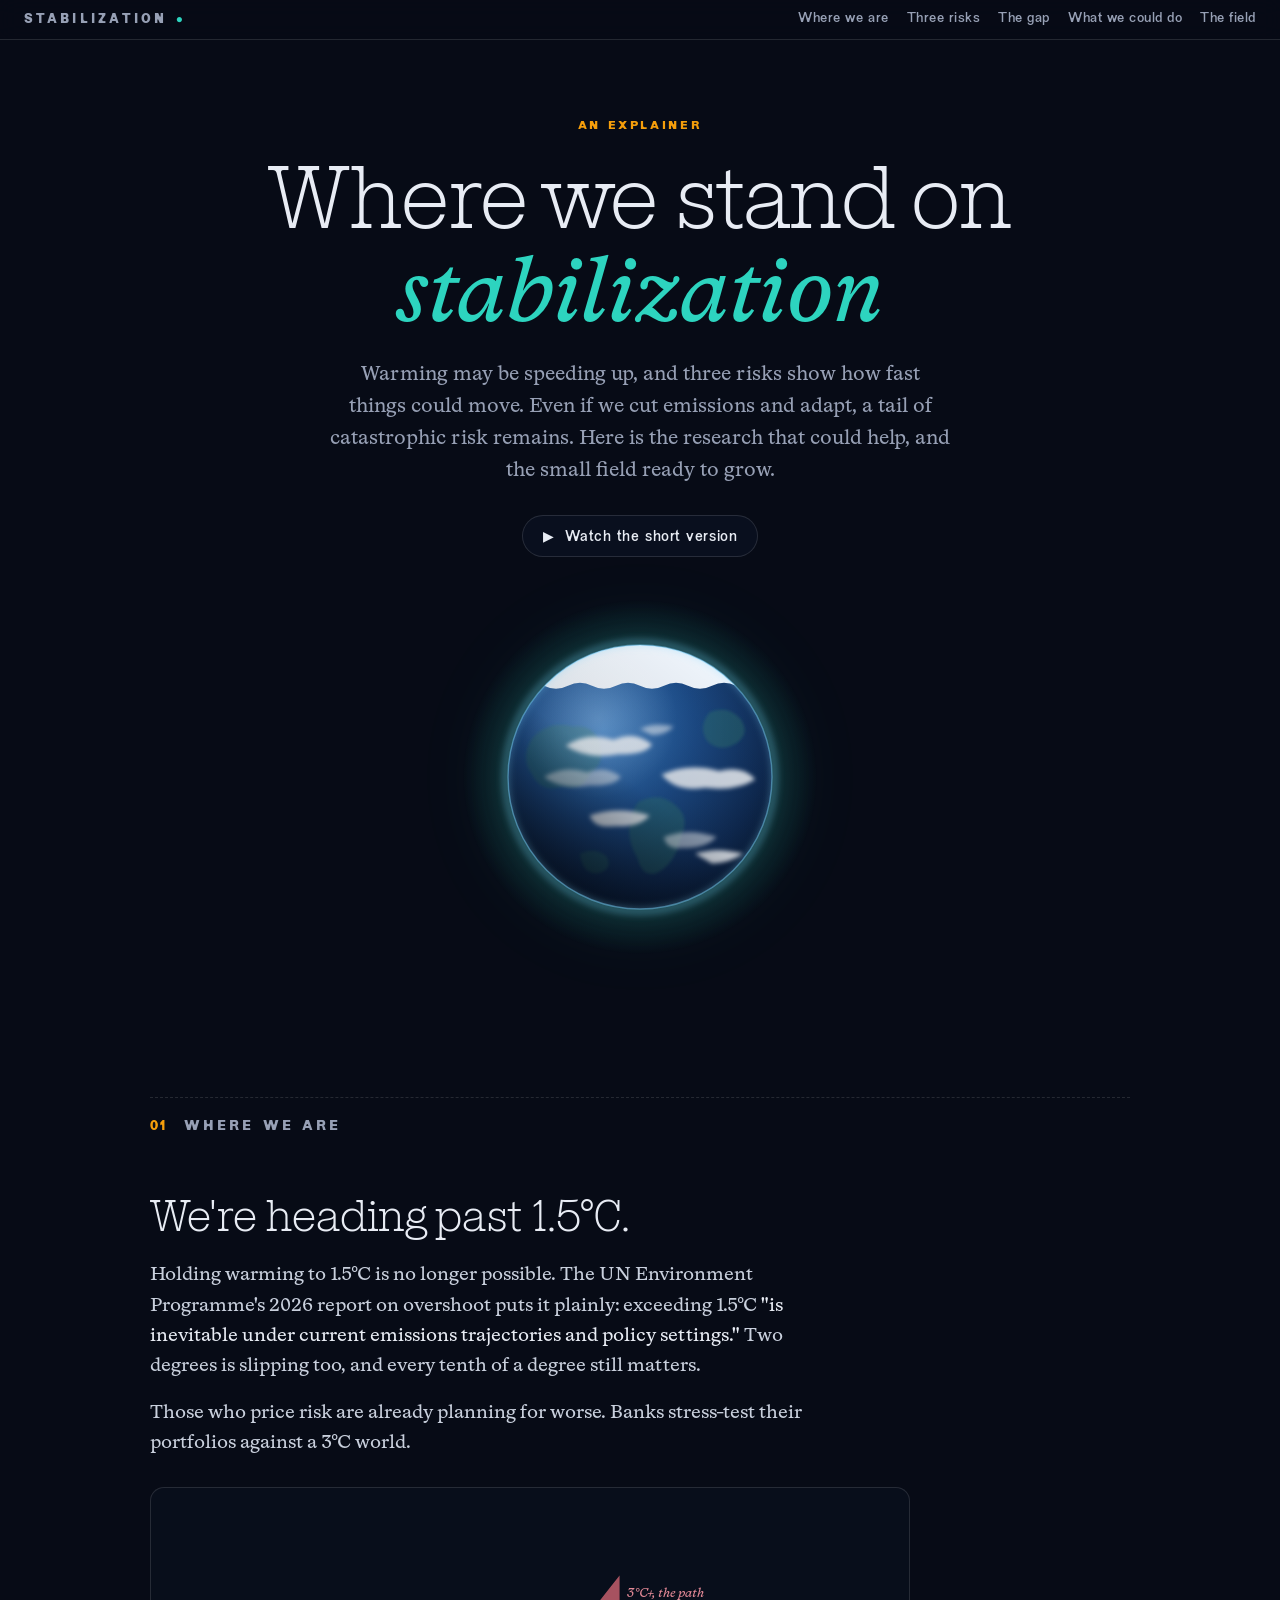
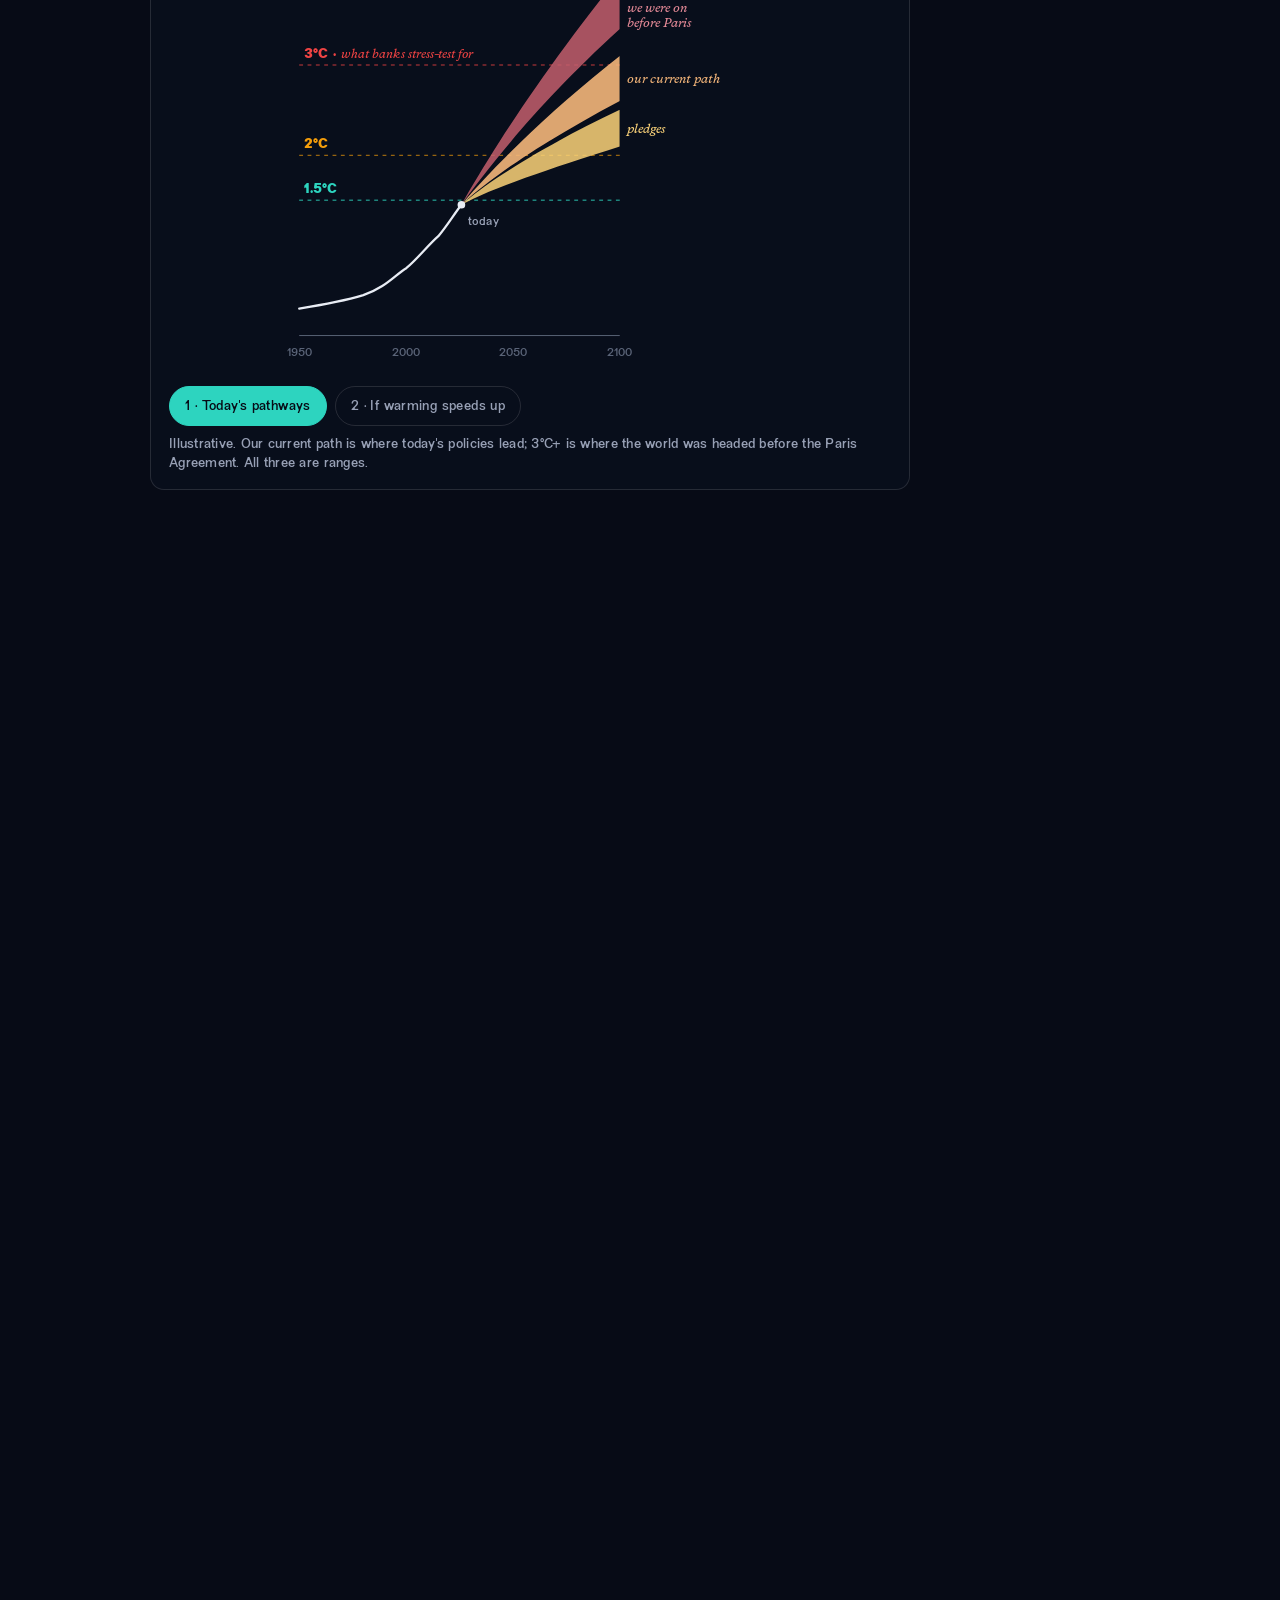
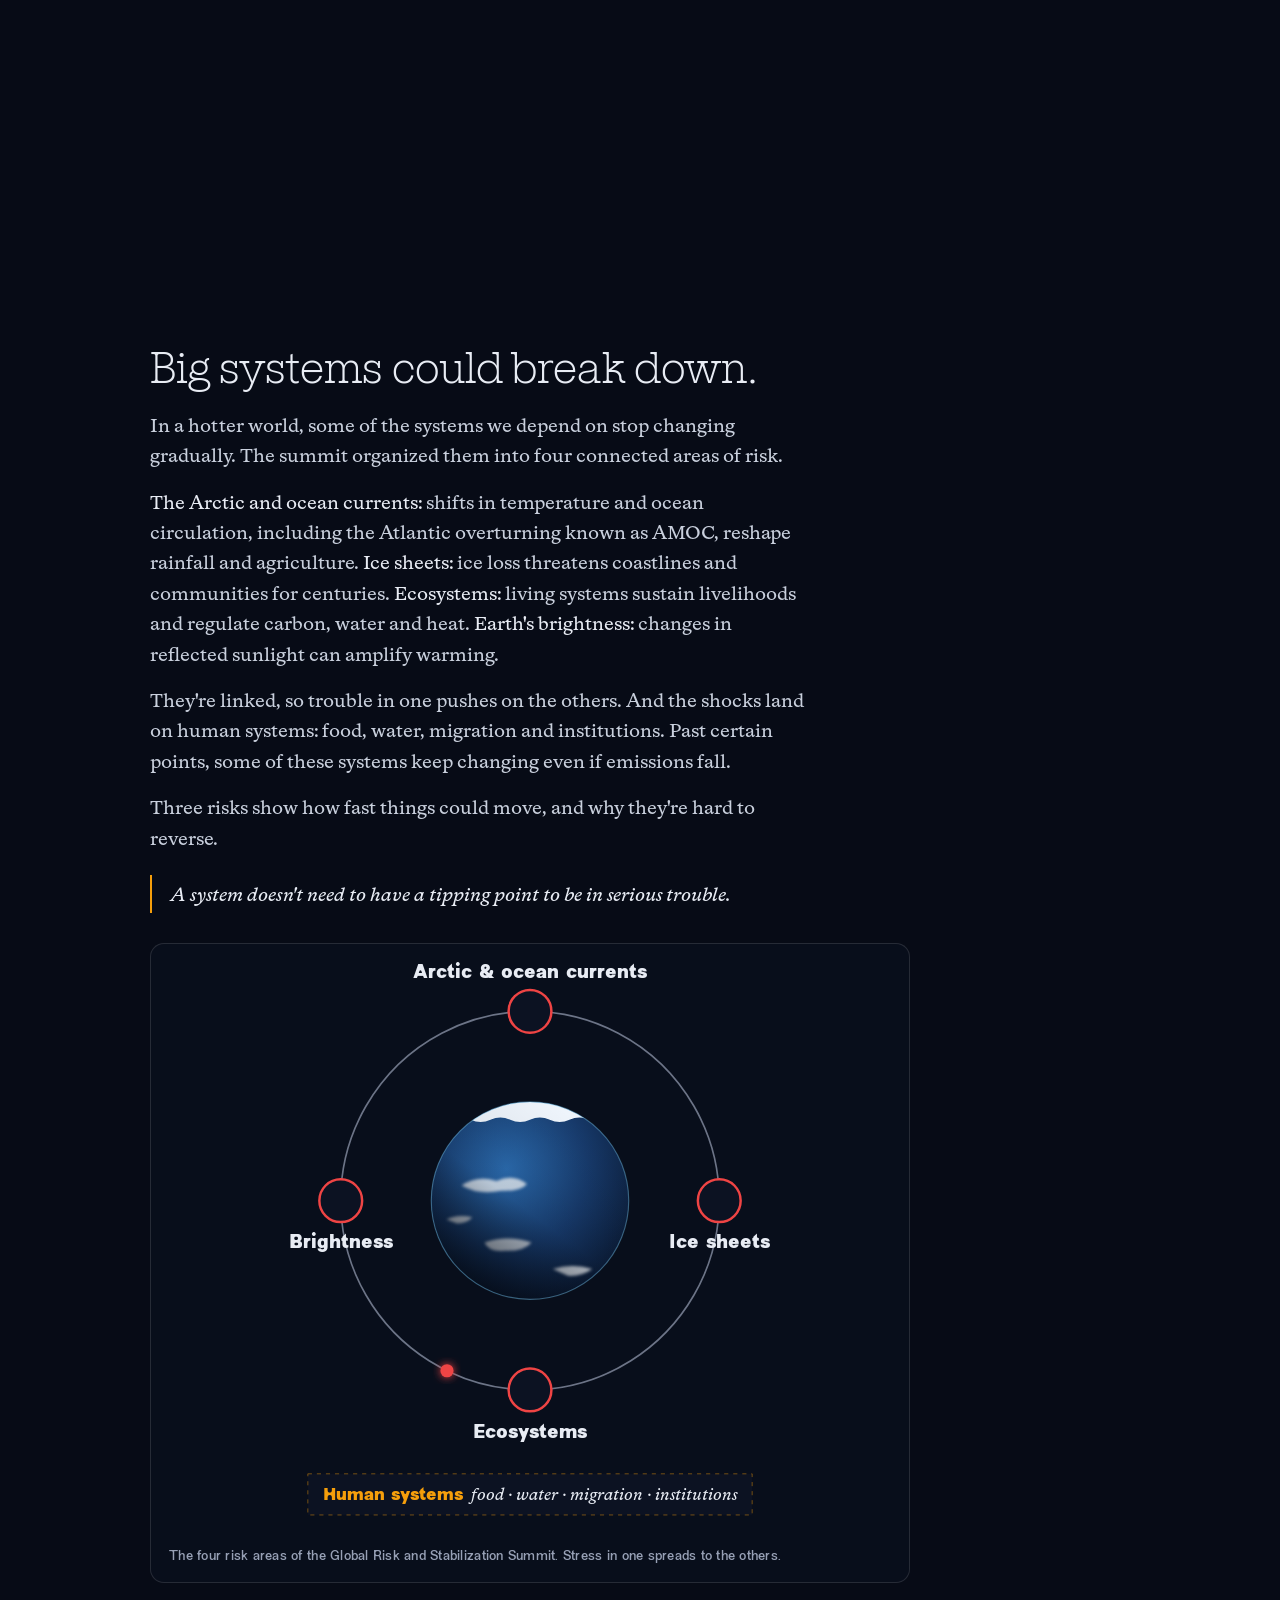
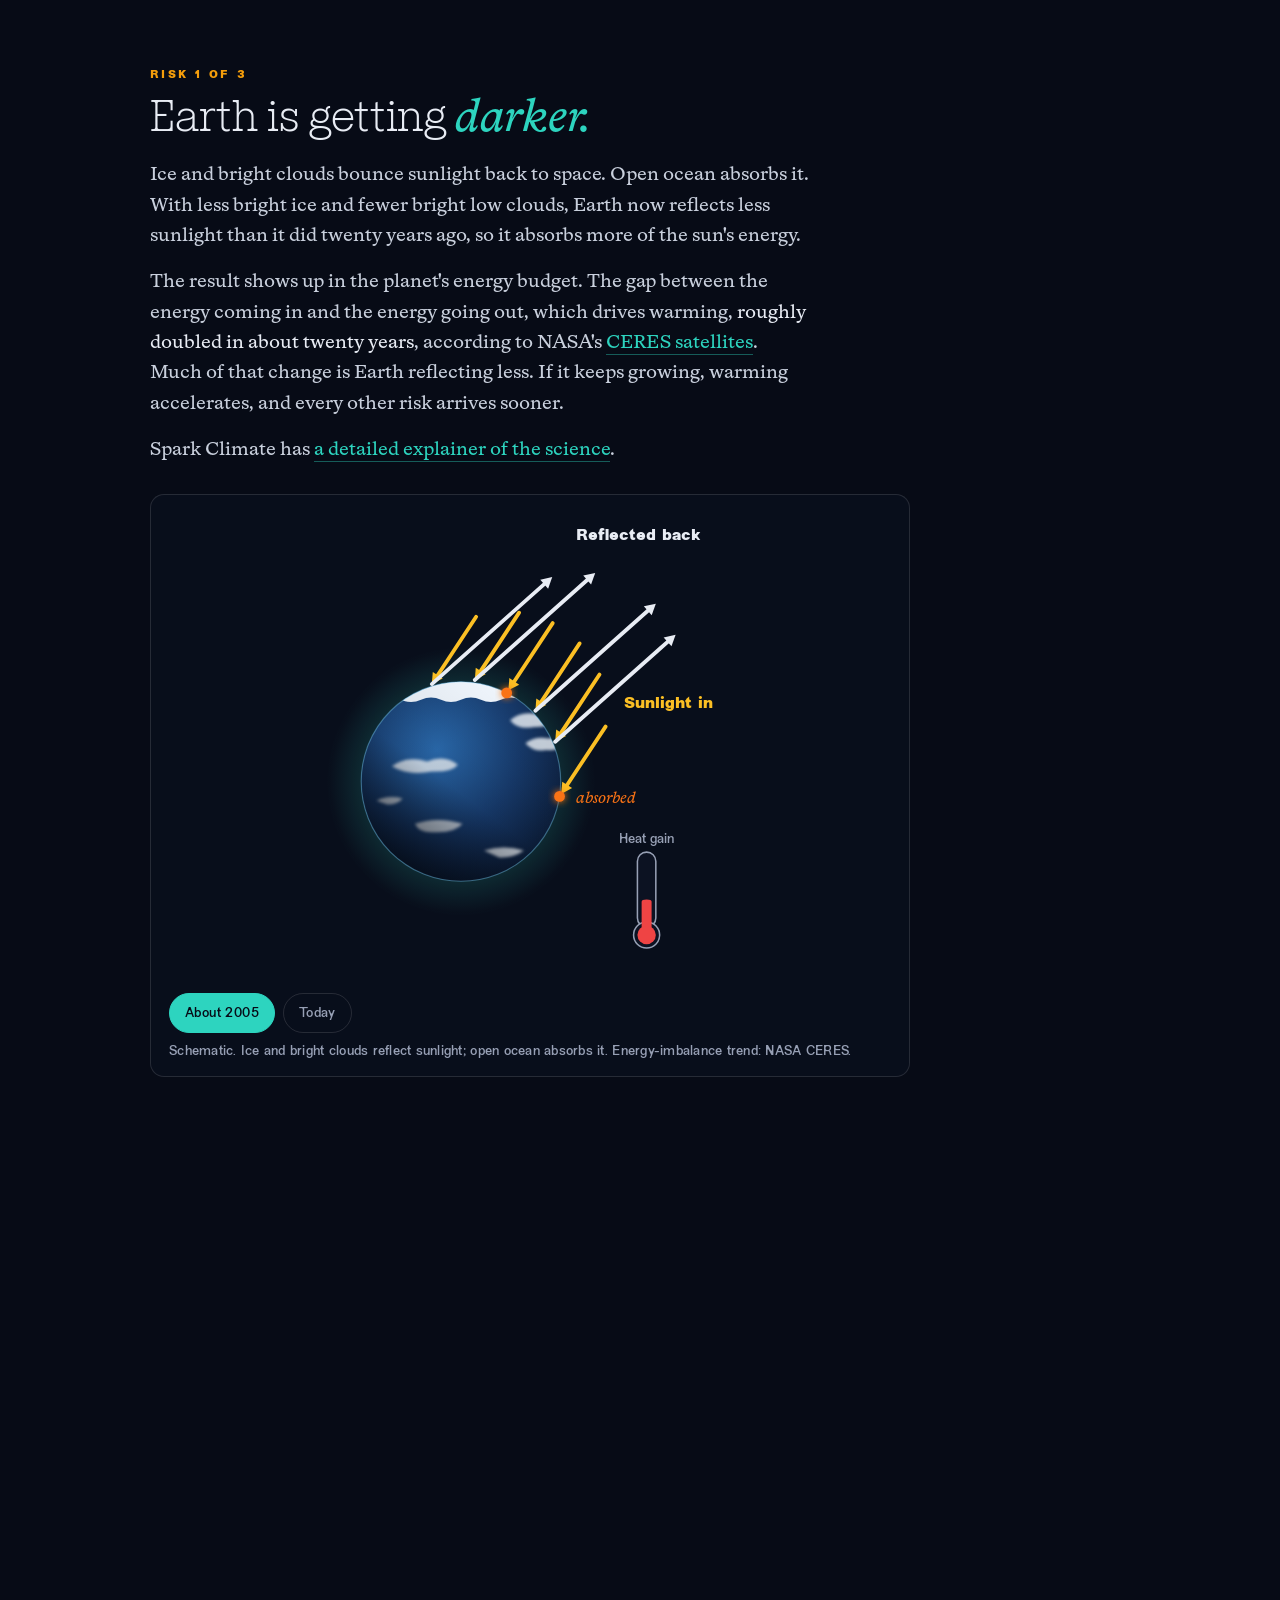
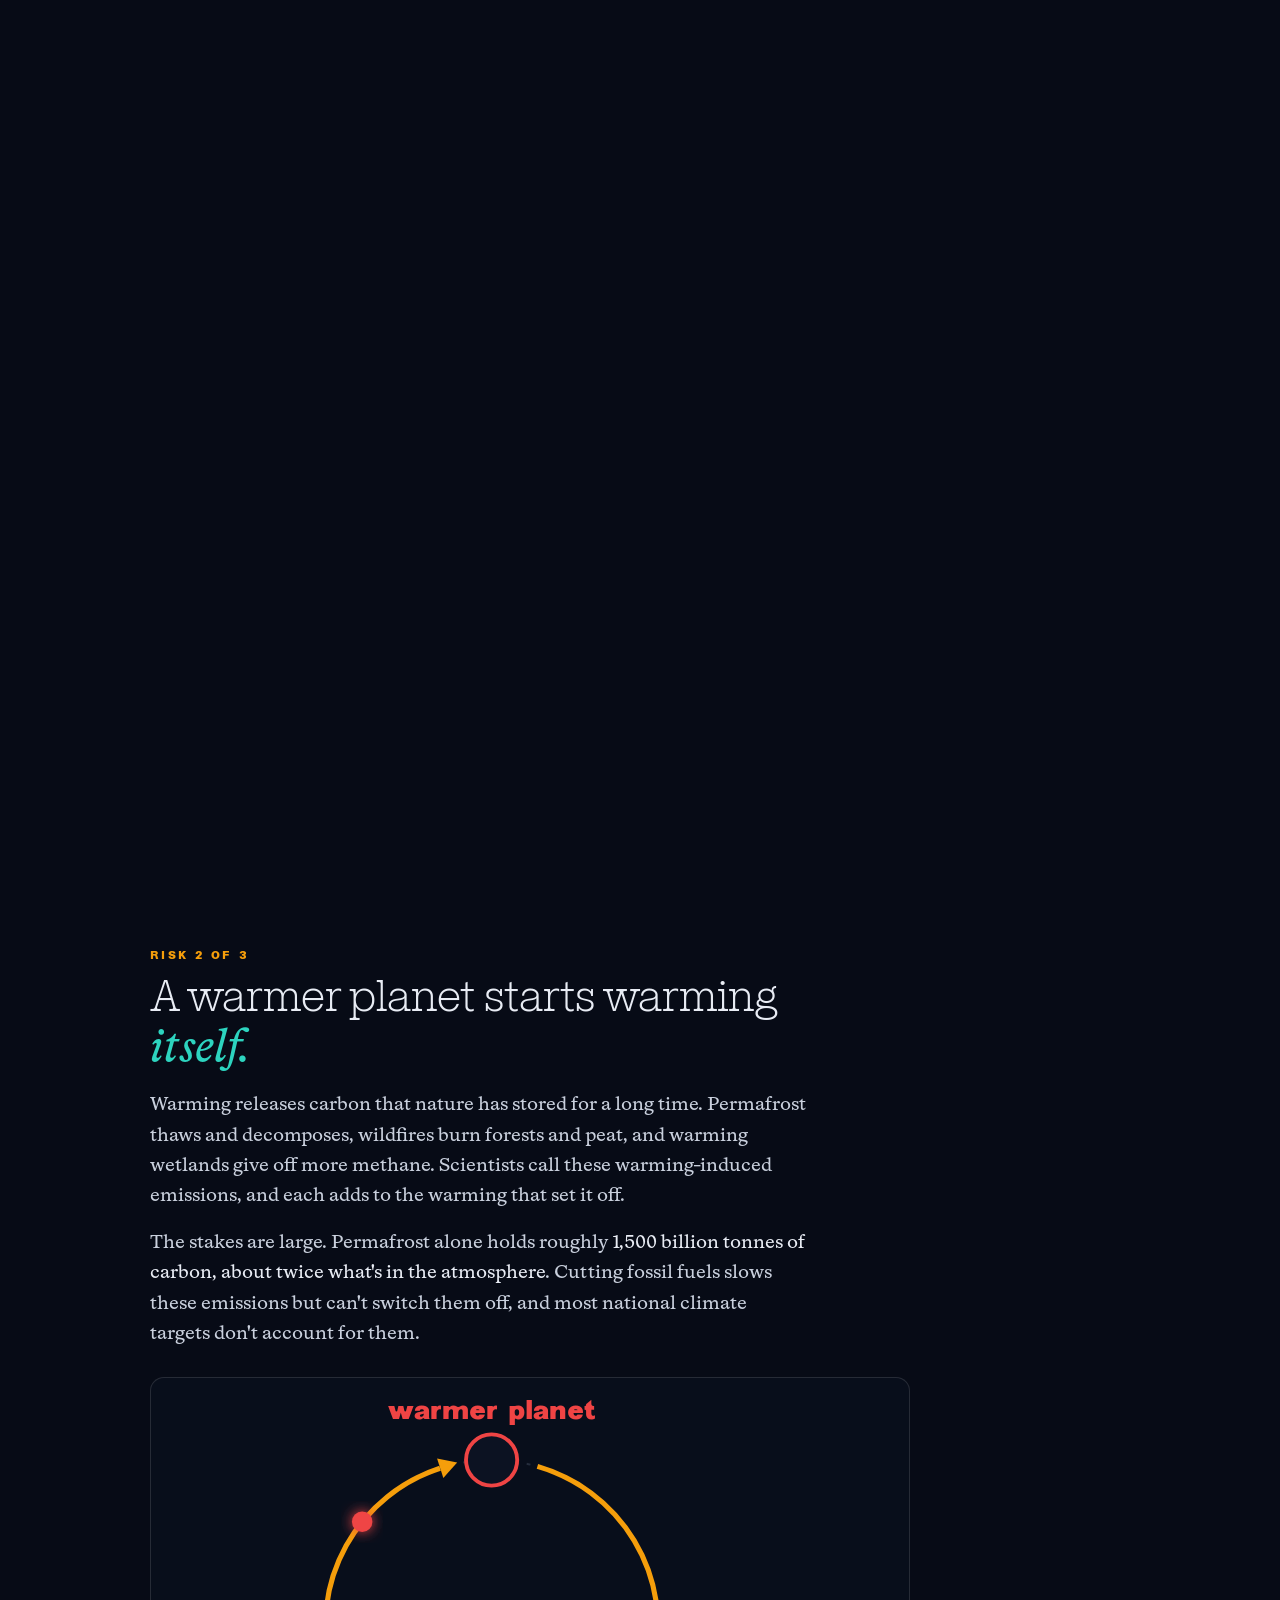
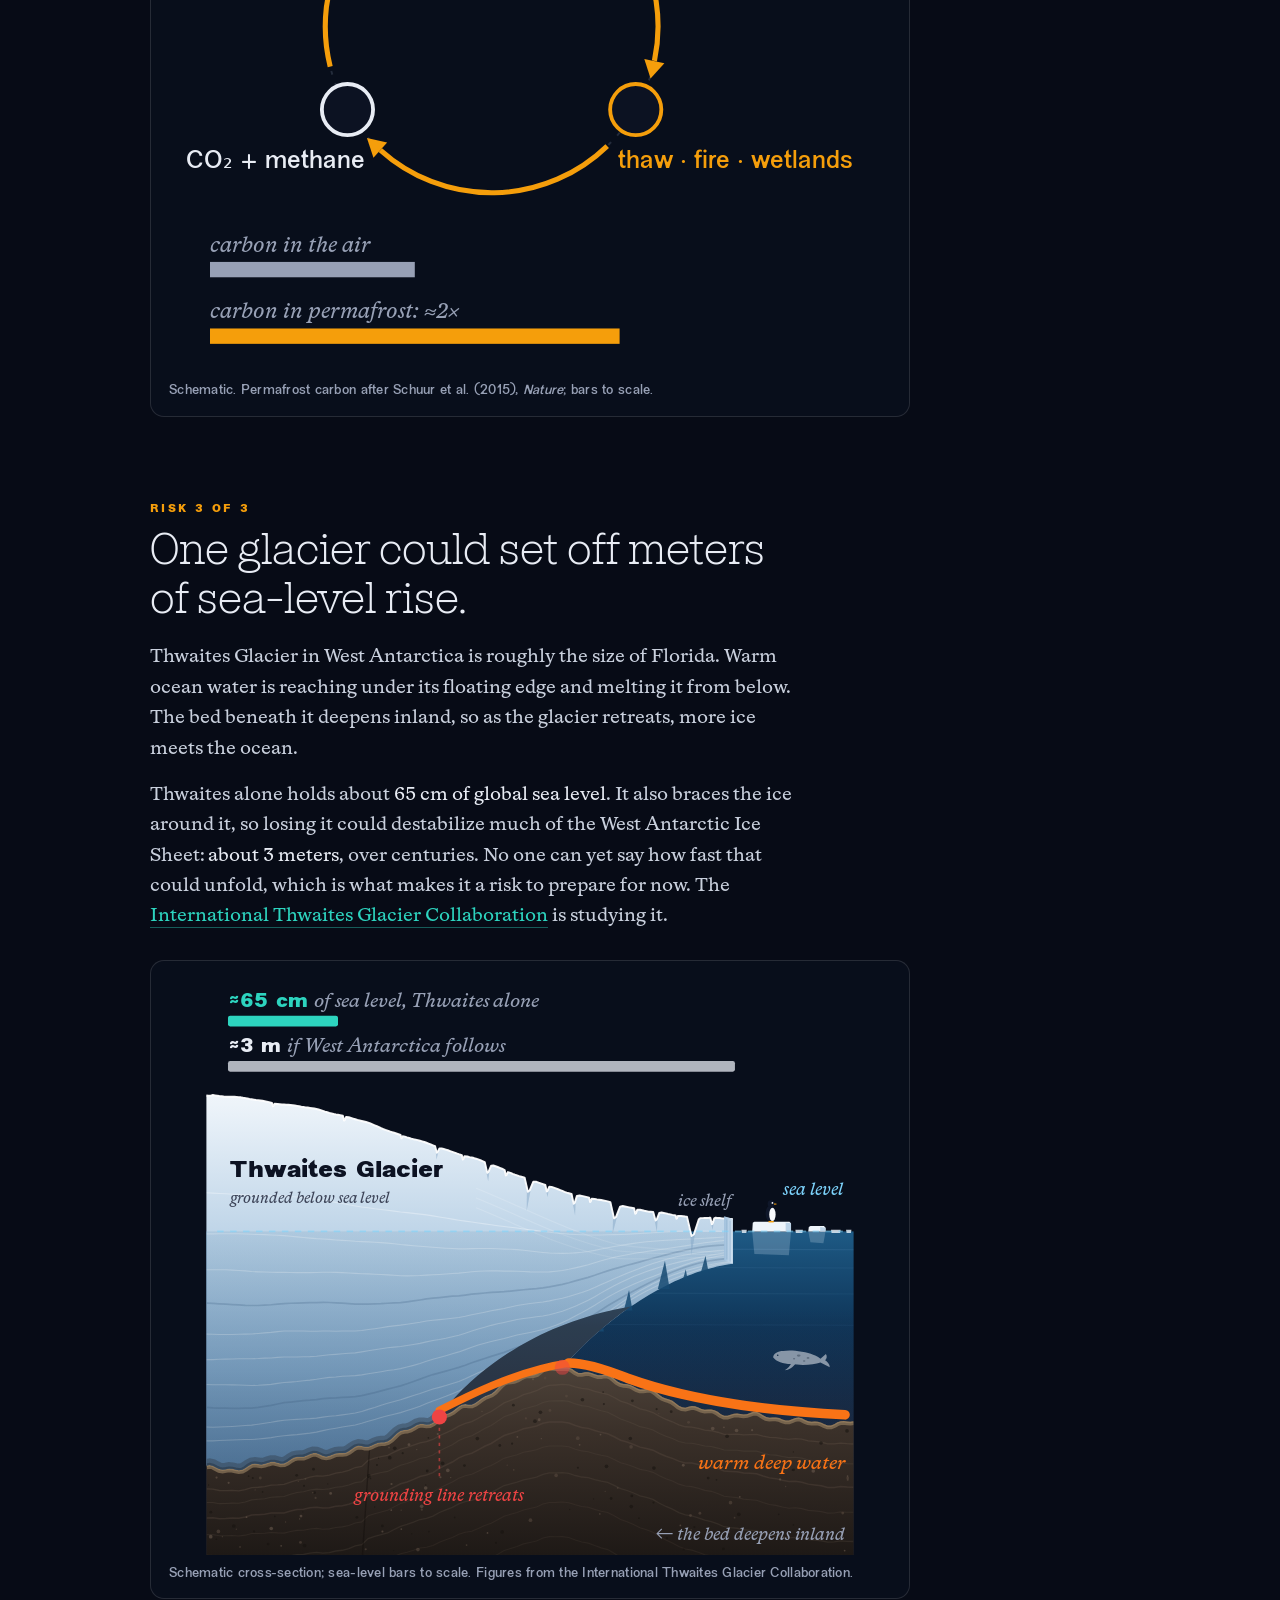
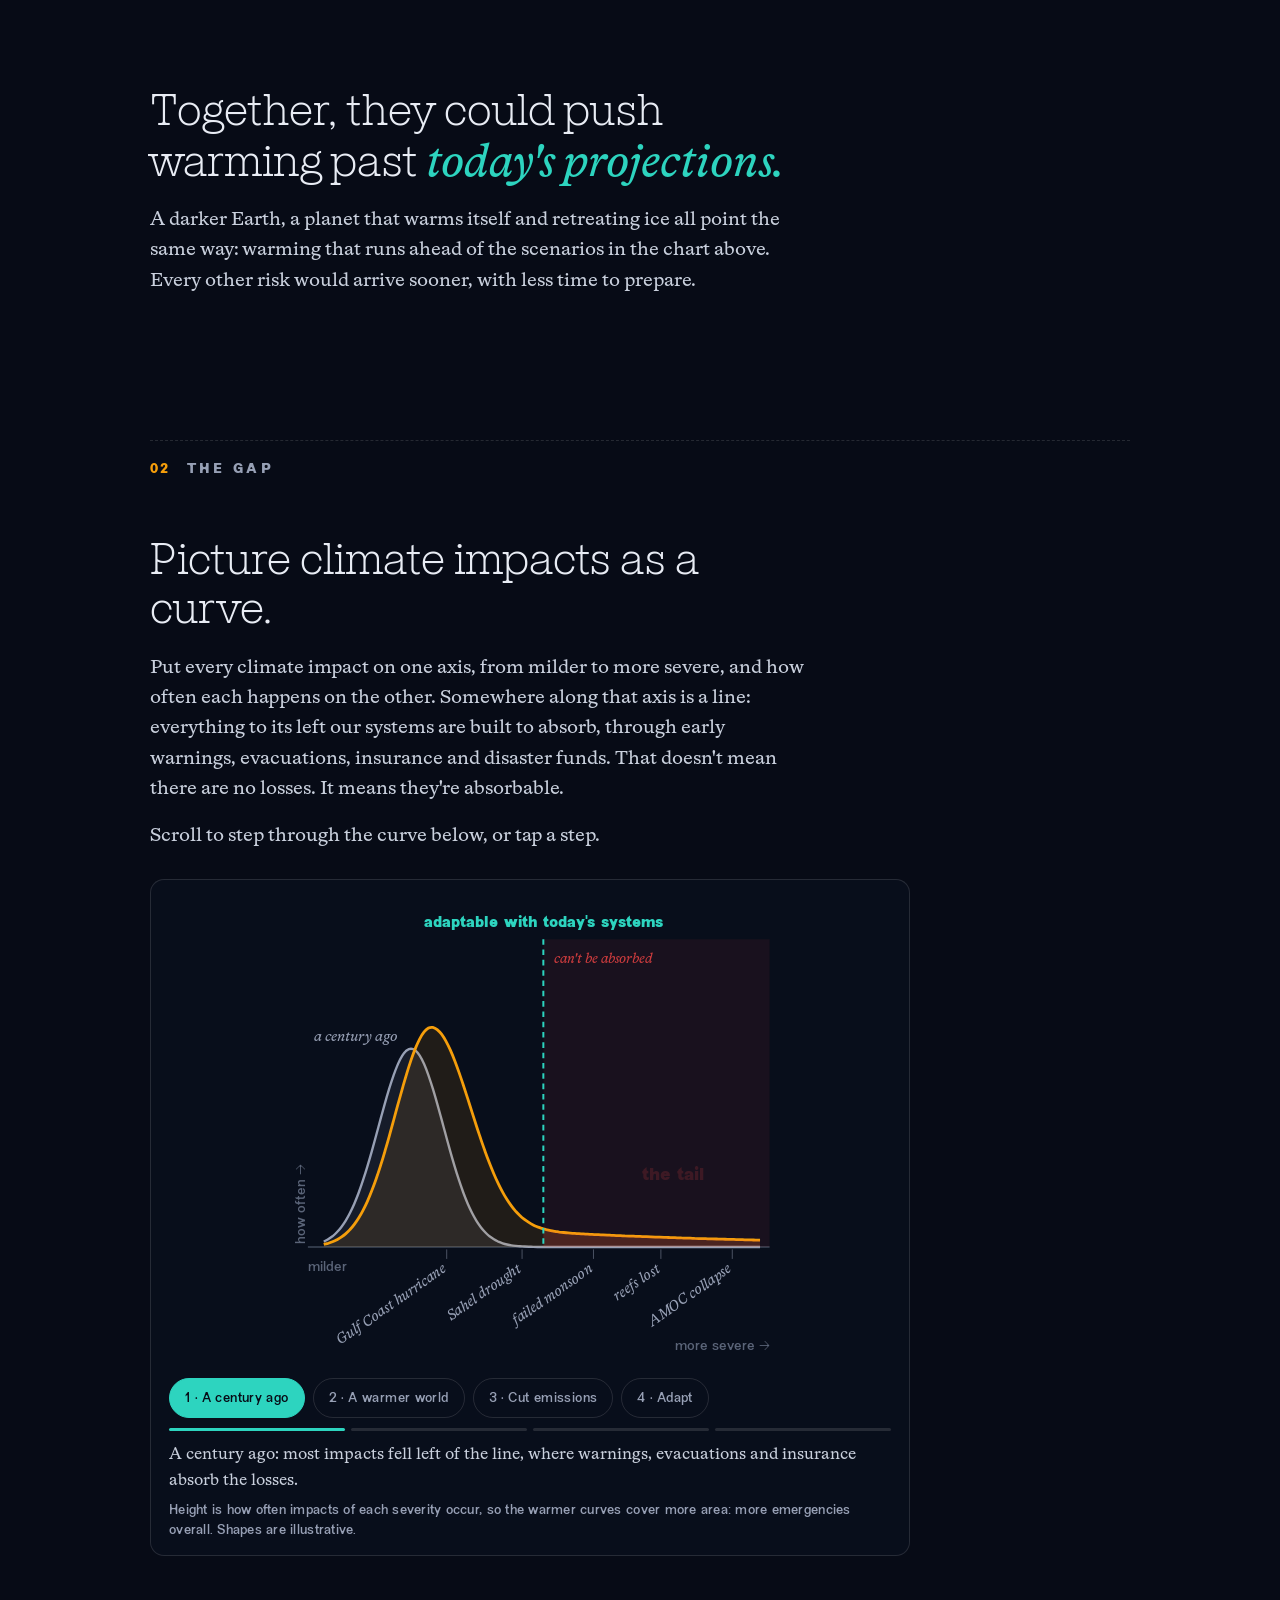
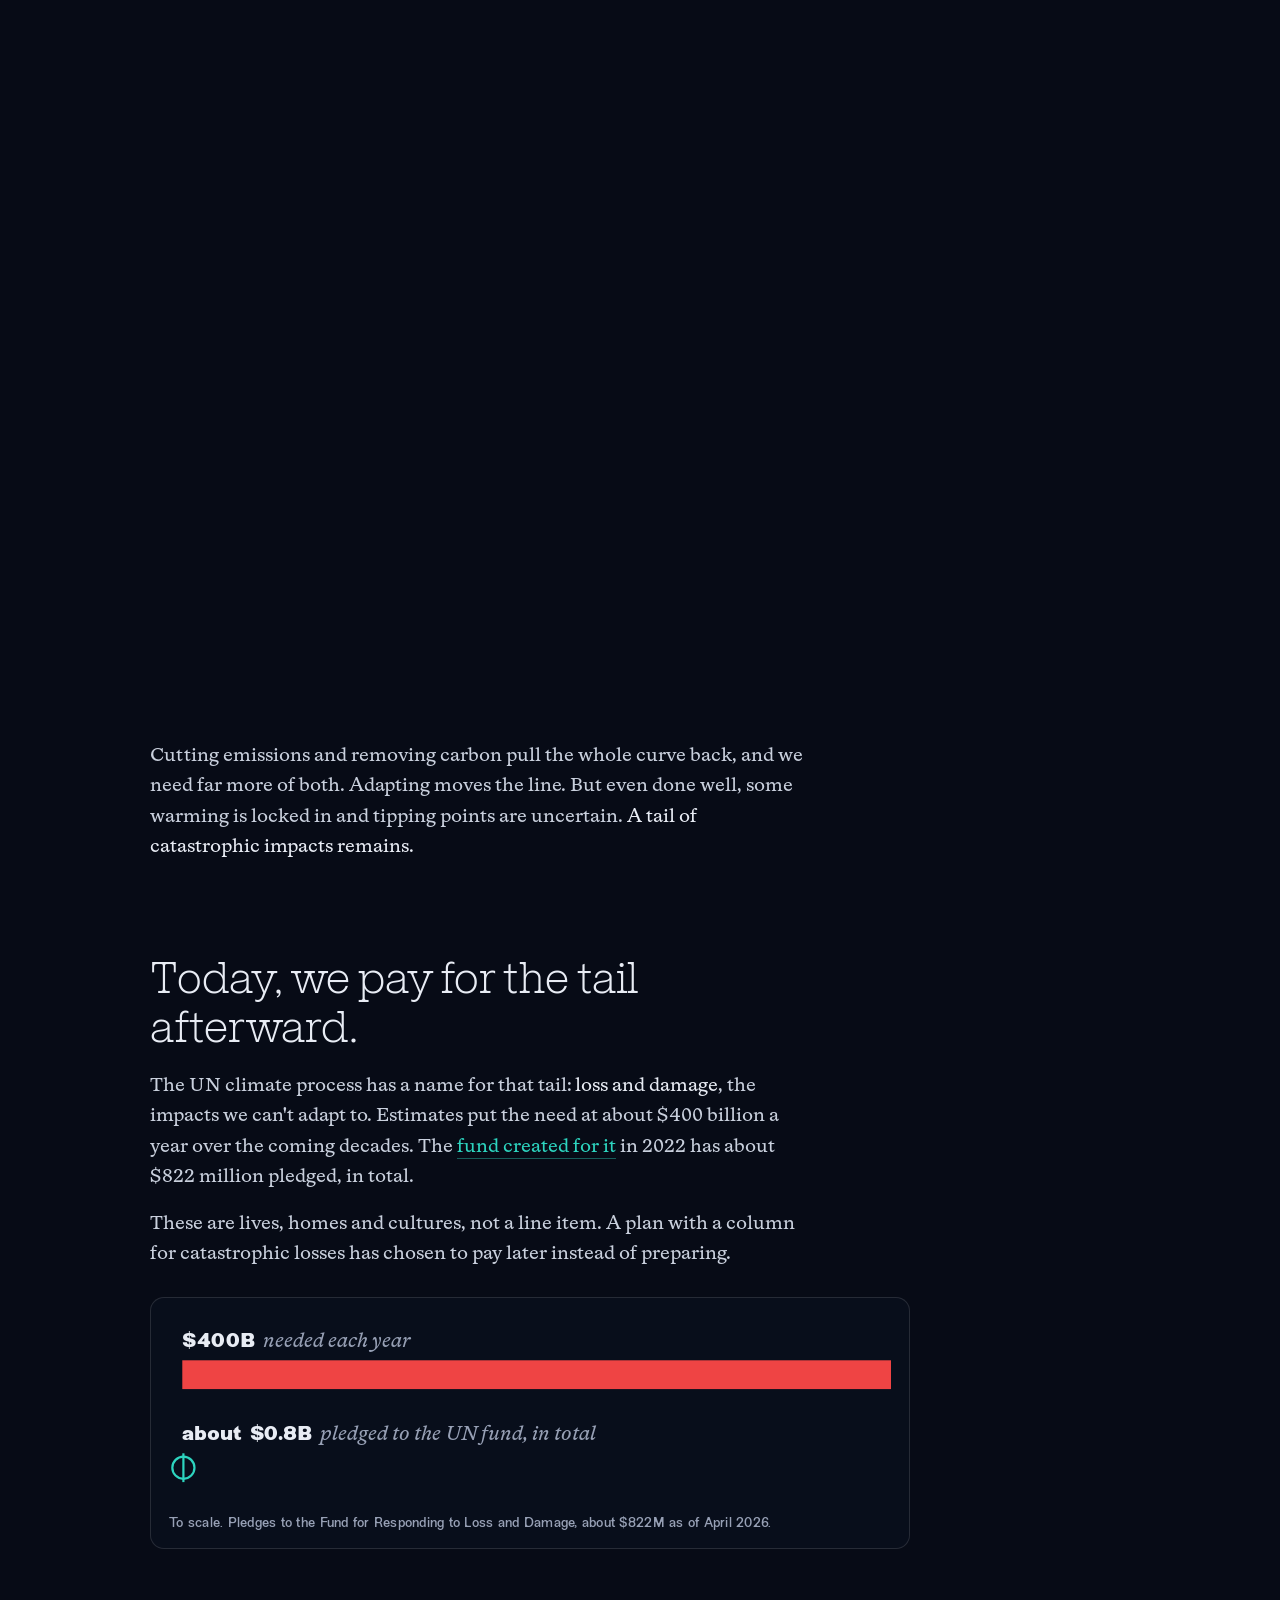
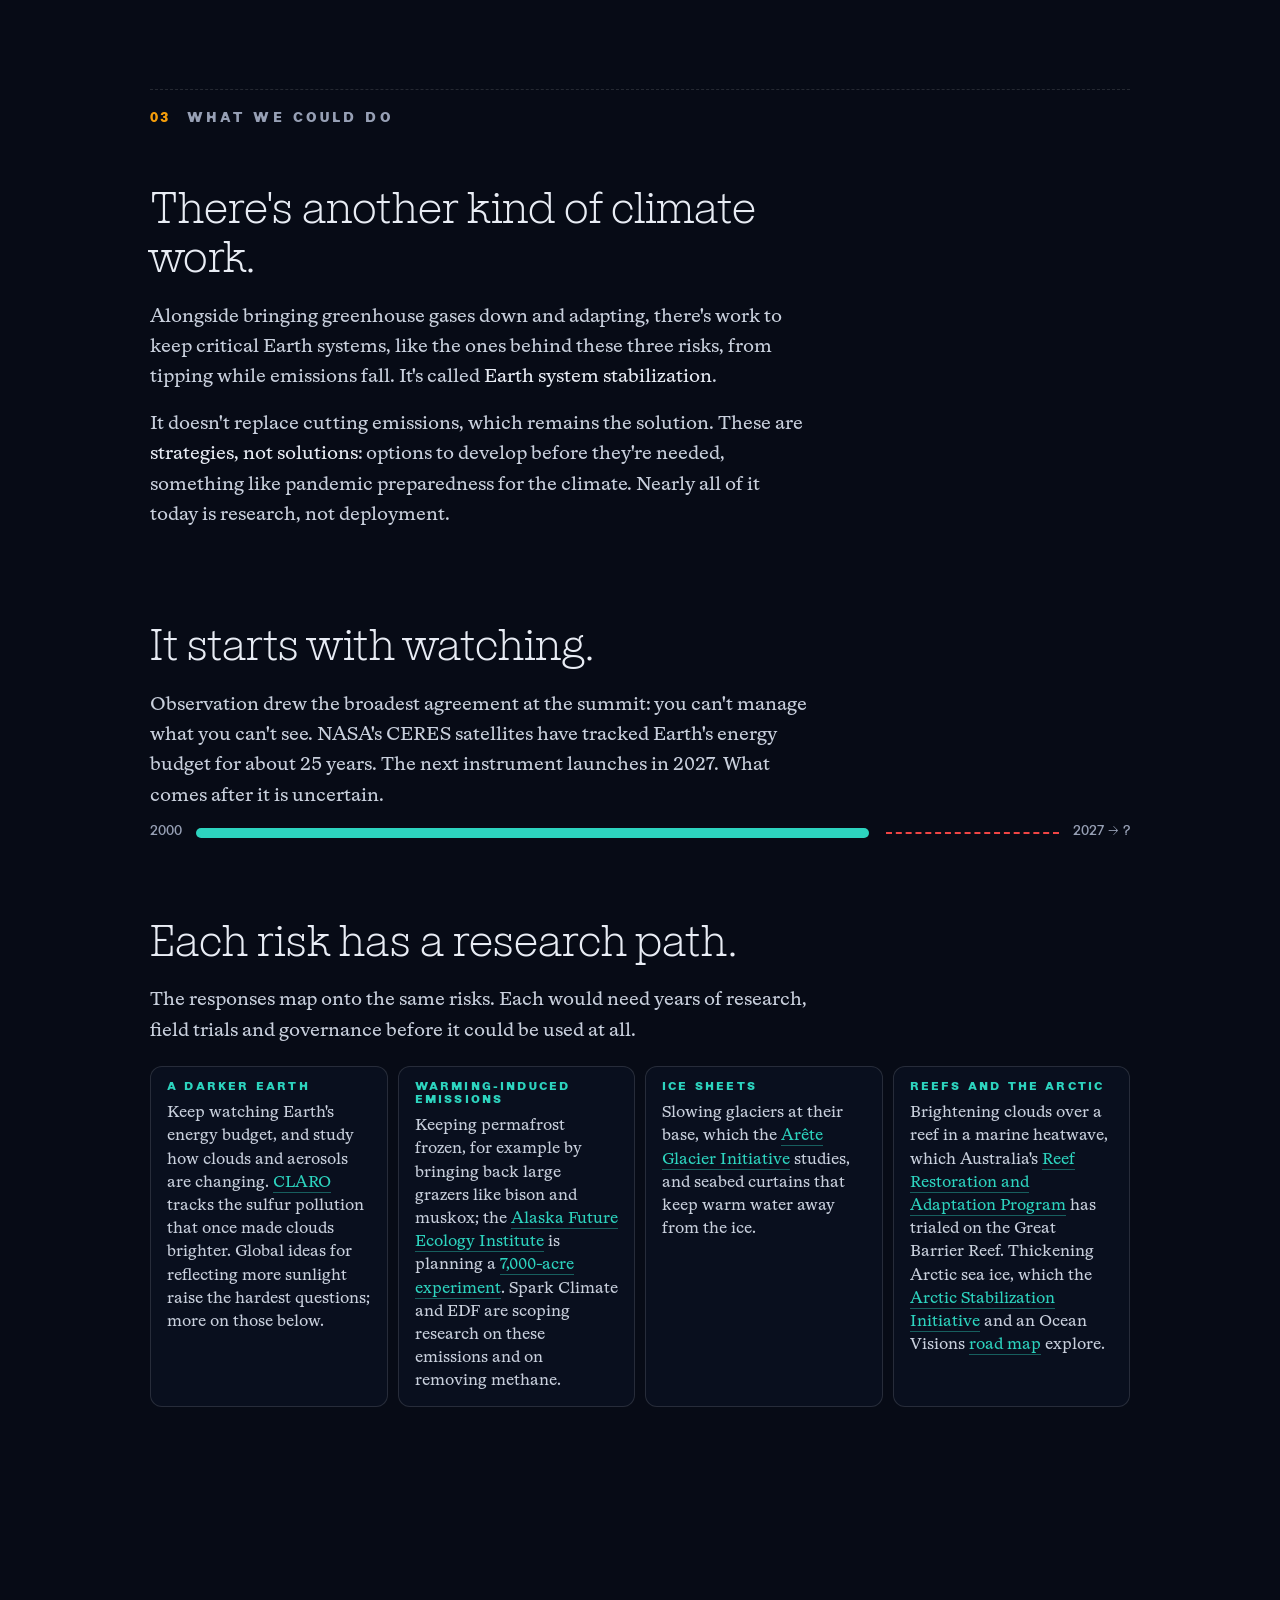
<file: summit-risk-longform-v2-2026/index.html>
<!DOCTYPE html>
<html lang="en"><head><meta charset="utf-8">
<title>Risk briefing — The Global Risk and Stabilization Summit</title>
<meta name="robots" content="noindex, nofollow">
<link rel="canonical" href="/risk-briefing/">
<script>location.replace("/risk-briefing/" + location.search + location.hash);</script>
<meta http-equiv="refresh" content="0; url=/risk-briefing/">
</head><body><p><a href="/risk-briefing/">The full version has moved to /risk-briefing.</a></p></body></html>
</file>
<file: styles.css>
/* Global Risk & Stabilization Summit — site styles.
   Tokens transcribed from reference/_ds tokens; components from the DS bundle + README spec. */

@font-face{font-family:"Dirk";src:url(/assets/fonts/Dirk-Light.woff2?v=7bca59de) format("woff2");font-weight:300;font-style:normal;font-display:swap}
@font-face{font-family:"NewEdge 666";src:url(/assets/fonts/NewEdge666-RegularRounded.woff2?v=f5d55f0e) format("woff2");font-weight:400;font-style:normal;font-display:swap}
@font-face{font-family:"NewEdge 666";src:url(/assets/fonts/NewEdge666-UltraBoldRounded.woff2?v=48187657) format("woff2");font-weight:800;font-style:normal;font-display:swap}
@font-face{font-family:"OT Scholar";src:url(/assets/fonts/OTScholar-Book.woff2?v=773ebd05) format("woff2");font-weight:400;font-style:normal;font-display:swap}
@font-face{font-family:"OT Scholar";src:url(/assets/fonts/OTScholar-BookItalic.woff2?v=5bf3edfc) format("woff2");font-weight:400;font-style:italic;font-display:swap}

:root{
  --time-col:72px;
  --offwhite:#FEFEF2;--offblack:#1F190B;--indigo:#4C4C6E;--highlight:#313151;
  --indigo-900:#313151;--indigo-400:#C8C9E4;--indigo-300:#E4E5F6;--indigo-200:#EFF2FE;--indigo-500:#ABADCF;
  --green:#60803E;--olive:#BAA11E;--raspberry:#C23753;--ochre:#D39135;--teal:#65AABB;--yellow:#FFBB00;
  --chapter-1:var(--ochre);--chapter-2:var(--raspberry);--chapter-3:var(--indigo);--chapter-4:var(--teal);--chapter-5:var(--green);
  --confidence-high:var(--green);--confidence-medium:var(--olive);--confidence-low:var(--raspberry);--confidence-absent:var(--offwhite);
  --font-display:"Dirk",Georgia,serif;
  --font-headline:"NewEdge 666","Helvetica Neue",Arial,sans-serif;
  --font-body-serif:"OT Scholar",Georgia,serif;
  --ease:cubic-bezier(.2,.7,.2,1);--dur:160ms;
  --label-w:290px;
}
@media(max-width:1000px){:root{--label-w:200px}}
@media(max-width:700px){:root{--label-w:110px;--time-col:62px}}

*{box-sizing:border-box}
html,body{margin:0;padding:0;background:var(--offwhite);color:var(--offblack)}
/* below 320px (the smallest common phone) the page scrolls sideways rather than squeezing the nav and program */
body{min-width:320px}
body{overflow-x:clip;font-family:var(--font-body-serif)}
img{display:block;max-width:100%}
.hero>*,.report-teaser>*,.page-head>*,.report-head>*,.days-cols>*{min-width:0}
a{color:var(--offblack);text-decoration:underline;text-decoration-style:dashed;text-underline-offset:3px;transition:color var(--dur) var(--ease)}
a:hover{color:var(--highlight)}
h1,h2,p{margin:0}

/* ---------- Nav ---------- */
.nav-wrap{position:sticky;top:0;z-index:20;background:var(--offwhite);padding:18px 20px 12px;border-bottom:1px dashed var(--offblack)}
.nav{height:60px;border:1px dashed var(--offblack);display:flex;align-items:stretch;justify-content:space-between}
.nav-brand{display:flex;align-items:center;padding:0 20px;text-decoration:none}
.nav-brand:hover{color:var(--offblack)}
.wordmark-inline{display:inline-flex;align-items:baseline;gap:.3em;white-space:nowrap;font-size:22px;line-height:1;color:var(--offblack)}
.wordmark-inline .wm-light{font-family:var(--font-display);font-weight:300;letter-spacing:-0.02em}
.wordmark-inline .wm-bold{font-family:var(--font-headline);font-weight:800;letter-spacing:-0.02em}
.nav-right{display:flex;align-items:stretch}
.nav-links{display:flex;align-items:stretch}
.nav-link{display:flex;align-items:center;padding:7px 20px 4px;border-left:1px dashed var(--offblack);font-family:var(--font-headline);font-size:22px;line-height:1;text-decoration:none;transition:background-color var(--dur) var(--ease),color var(--dur) var(--ease)}
.nav-link[aria-current="page"]{text-decoration:underline;text-decoration-style:dashed;text-underline-offset:3px}
.nav-link:hover{background:var(--offblack);color:var(--offwhite)}
.nav-marks{display:flex;align-items:center;gap:20px;padding:0 20px;border-left:1px dashed var(--offblack)}
.nav-marks img{height:28px;width:auto;flex-shrink:0;filter:brightness(0)}
.nav-marks img.arc{height:20px}
/* Breakpoints follow the measured widths (wordmark ~390px, four links ~485px at 22px and ~375px at 18px, logos ~180px), so nothing
   is squeezed or pushed off the edge: logos go first, then the links shrink, then the wordmark goes and the links fill the bar,
   shrinking again on the narrowest phones */
.nav-brand,.nav-link,.nav-marks{flex-shrink:0}
@media(max-width:1100px){.nav-marks{display:none}}
@media(max-width:920px){.nav-link{padding:7px 14px 4px;font-size:18px}}
@media(max-width:810px){
  .nav-brand{display:none}
  .nav-right{width:100%}
  .nav-links{flex:1}
  .nav-link{flex:1 1 0;justify-content:center}
  .nav-links .nav-link:first-child{border-left:none}
}
@media(max-width:480px){.nav-link{padding:7px 6px 4px;font-size:15px}}

/* ---------- Buttons ---------- */
.btn{display:inline-flex;align-items:center;justify-content:center;padding:5px 14px 2px;font-family:var(--font-headline);font-weight:400;font-size:22px;line-height:1;white-space:nowrap;text-decoration:none;cursor:pointer;border:0;background:var(--highlight);color:var(--offwhite);transition:background-color var(--dur) var(--ease),color var(--dur) var(--ease)}
.btn:hover{background:var(--offblack);color:var(--offwhite)}
.btn-disabled,.btn-disabled:hover{background:var(--indigo-500);color:var(--offwhite);cursor:not-allowed}
/* the longer "(coming soon)" label wraps on narrow screens instead of overflowing */
.btn-disabled{white-space:normal;max-width:100%;text-align:center;line-height:1.15}

/* ---------- Shared section chrome ---------- */
.section{margin:0 20px;border-top:1px dashed var(--offblack);padding:45px 27px 60px;display:flex;flex-direction:column;gap:40px}
.h2-display{font-family:var(--font-display);font-weight:300;font-size:39px;line-height:1;letter-spacing:-0.02em;text-transform:uppercase}
.h1-display{font-family:var(--font-display);font-weight:300;font-size:clamp(36px,11vw,54px);line-height:1;letter-spacing:-0.02em;text-transform:uppercase}
.section-head{display:flex;gap:30px;align-items:flex-end;justify-content:space-between}
.section-head>:first-child{flex-shrink:0}
/* wide screens: the intro sits beside the heading, right-aligned; 760px and below they stack, left-aligned */
.section-intro{flex:0 1 520px;min-width:0;max-width:520px;text-align:right;font-family:var(--font-headline);font-size:14px;line-height:1.4;letter-spacing:0.02em;color:var(--indigo);text-wrap:pretty}
.lede{font-family:var(--font-headline);font-size:18px;line-height:1.4;letter-spacing:0.01em;text-wrap:pretty}
.note-indigo{font-family:var(--font-headline);font-size:14px;line-height:1.4;letter-spacing:0.02em;color:var(--indigo);text-wrap:pretty}
.body-serif{font-family:var(--font-body-serif);font-size:16px;line-height:1.5;text-wrap:pretty}
.body-serif-l{font-family:var(--font-body-serif);font-size:18px;line-height:1.45;letter-spacing:0.01em;text-wrap:pretty}

/* ---------- Summit hero ---------- */
.hero{display:grid;grid-template-columns:repeat(auto-fit,minmax(340px,1fr));align-items:stretch;min-height:690px;background:var(--highlight)}
.hero-left{padding:56px 47px 50px;display:flex;flex-direction:column;gap:34px;justify-content:center}
.hero-left .wordmark-stacked{width:100%;max-width:560px;height:auto}
.hero-tagline{font-family:var(--font-headline);font-size:26px;line-height:1.15;color:var(--offwhite);max-width:460px;text-wrap:pretty}
.hero-meta{display:flex;gap:26px;flex-wrap:wrap;font-family:var(--font-headline);font-size:16px;line-height:1.1;color:var(--indigo-400);letter-spacing:0.02em}
.hero-photo{min-height:520px;position:relative;overflow:hidden}
.hero-photo img{position:absolute;inset:0;width:100%;height:100%;object-fit:cover}

/* ---------- InfoRow ---------- */
.details{padding:60px 47px 20px;max-width:1180px;display:flex;flex-direction:column;gap:40px}
.info-row{display:flex;align-items:baseline}
.info-label{width:var(--label-w);flex-shrink:0;font-family:var(--font-headline);font-size:16px;line-height:1.4;letter-spacing:0.01em}
.info-value{flex:1;font-family:var(--font-body-serif);font-size:21px;line-height:1.3}
.info-value.l{font-size:22px}
.indent{padding-left:var(--label-w)}

/* ---------- Two days / cluster icons ---------- */
.days-cols{display:grid;grid-template-columns:repeat(auto-fit,minmax(min(100%,340px),1fr));gap:30px}
.day-col{display:flex;flex-direction:column;gap:13px}
.day-col p{max-width:520px}
.day-col-head{margin:0;font-family:var(--font-display);font-weight:300;font-size:24px;line-height:1.1;letter-spacing:-0.02em;text-transform:uppercase}
.clusters{display:grid;grid-template-columns:repeat(auto-fit,minmax(min(100%,400px),1fr));gap:30px}
.cluster-pair{display:grid;grid-template-columns:repeat(2,minmax(0,1fr));gap:30px}
.cluster{display:flex;flex-direction:column;gap:20px;border-top:1px dashed var(--offblack);padding-top:20px}
.cluster img{width:132px;height:132px;object-fit:contain}
.cluster span{font-family:var(--font-headline);font-size:18px;line-height:1.2;letter-spacing:0.01em}

/* ---------- Speakers ---------- */
.speakers{display:grid;grid-template-columns:repeat(auto-fill,minmax(min(100%,200px),1fr));gap:30px}
.speakers.featured{grid-template-columns:repeat(5,1fr)}
.speakers.featured .speaker:nth-child(n+11){display:none}
@media(min-width:1380px){.speakers.featured{grid-template-columns:repeat(6,1fr)}.speakers.featured .speaker:nth-child(n+11){display:flex}.speakers.featured .speaker:nth-child(n+13){display:none}}
@media(max-width:1159px){.speakers.featured{grid-template-columns:repeat(4,1fr)}.speakers.featured .speaker:nth-child(n+9){display:none}}
/* never fewer than 8: three columns show three full rows (9), phones show four rows of two (8) */
@media(max-width:899px){.speakers.featured{grid-template-columns:repeat(3,1fr)}.speakers.featured .speaker:nth-child(n+9){display:flex}.speakers.featured .speaker:nth-child(n+10){display:none}}
@media(max-width:659px){.speakers.featured{grid-template-columns:repeat(2,1fr);gap:24px 16px}.speakers.featured .speaker:nth-child(n+9){display:none}}
.speaker{display:flex;flex-direction:column;gap:6px}
/* speaker cards are link targets from the program; clear the sticky nav and mark the one arrived at */
.speaker,.speaker-list div{scroll-margin-top:110px}
.speaker:target .sp-photo{outline:2px solid var(--highlight);outline-offset:-2px}
.speaker-list div:target .sp-name{text-decoration:underline;text-decoration-style:dashed;text-underline-offset:3px}
.session-speakers a{color:inherit}
.session-speakers a:hover{color:var(--highlight)}
.sp-photo{background:var(--indigo-200);margin-bottom:8px;line-height:0;outline:1px dashed var(--offblack);outline-offset:-1px}
.speaker img{width:100%;aspect-ratio:4/5;object-fit:cover;filter:grayscale(1);mix-blend-mode:multiply}
.speaker .sp-name{font-family:var(--font-headline);font-size:20px;line-height:1.2;letter-spacing:0.01em}
.speaker .sp-title{font-family:var(--font-body-serif);font-size:16px;line-height:1.4;text-wrap:pretty}

/* ---------- Photo band ---------- */
.photo-band{margin:0;border-top:1px dashed var(--offblack);position:relative}
.photo-band-slide{display:none}
.photo-band-slide.active{display:block}
.photo-band img{display:block;width:100%;height:clamp(294px,42vw,588px);object-fit:cover}
.photo-band .photo-credit{margin:0;position:absolute;right:47px;bottom:16px;text-align:right;font-family:var(--font-headline);font-size:12px;line-height:1.3;letter-spacing:0.02em;color:var(--indigo-400)}
.photo-band .photo-credit a{color:inherit}
.photo-band + .section{border-top:none}

/* ---------- Objectives (top of "Two days in Reykjavík", above Day One / Day Two) ---------- */
.objectives{display:flex;flex-direction:column;gap:16px}
.objectives-intro{max-width:640px}
.objective-list{list-style:none;margin:4px 0 0;padding:0;display:grid;grid-template-columns:repeat(4,minmax(0,1fr));gap:20px 30px}
.objective-list li{border-top:1px dashed var(--offblack);padding-top:14px;font-family:var(--font-headline);font-size:20px;line-height:1.2;letter-spacing:0.01em;text-wrap:balance}
/* four items: one row of four, two by two, then a single column, so no row is left part-filled */
@media(max-width:760px){.section-head{flex-direction:column;align-items:flex-start;justify-content:flex-start;gap:10px}.section-intro{flex:none;text-align:left}}
@media(max-width:1000px){.objective-list{grid-template-columns:repeat(2,minmax(0,1fr))}}
@media(max-width:560px){.objective-list{grid-template-columns:1fr;gap:0}.objective-list li{padding-block:12px;font-size:18px}}

/* ---------- Partners ---------- */
.logo-row{display:flex;flex-wrap:wrap;gap:40px 60px;align-items:center}
.logo-row img{height:44px;width:auto;mix-blend-mode:multiply}
.logo-group{display:flex;flex-direction:column;gap:30px}
.logo-group .block-head{padding-bottom:0}

/* ---------- Report teaser ---------- */
.report-teaser{margin:0 20px;border-top:1px dashed var(--offblack);padding:45px 27px 70px;display:grid;grid-template-columns:repeat(auto-fit,minmax(300px,1fr));gap:45px;align-items:start}
.report-teaser-left{display:flex;flex-direction:column;gap:22px}
.chapter-list{display:flex;flex-direction:column;gap:14px}
.report-teaser-img{min-height:360px;overflow:hidden}
.report-teaser-img img{width:100%;height:100%;min-height:360px;object-fit:cover}

/* ---------- ChapterMarker ---------- */
.chapter-marker{display:flex;align-items:center;gap:8px}
.chapter-dot{width:34px;height:34px;border-radius:50%;display:grid;place-items:center;font-family:var(--font-headline);font-size:22.5px;line-height:1;flex-shrink:0;padding-top:2px;outline:0.5px dashed var(--offblack);outline-offset:-0.5px}
.chapter-dot.c1{background:var(--chapter-1);color:var(--offblack)}
.chapter-dot.c2{background:var(--chapter-2);color:var(--offwhite);outline-color:var(--offwhite)}
.chapter-dot.c3{background:var(--chapter-3);color:var(--offwhite);outline-color:var(--offwhite)}
.chapter-dot.c4{background:var(--chapter-4);color:var(--offblack)}
.chapter-dot.c5{background:var(--chapter-5);color:var(--offblack)}
.chapter-title{font-family:var(--font-display);font-weight:300;font-size:24px;line-height:1;letter-spacing:-0.02em;text-transform:uppercase;text-wrap:balance}

/* ---------- Program page ---------- */
.program{padding:50px 47px 90px;display:flex;flex-direction:column;gap:50px;max-width:1120px}
.page-head{display:grid;grid-template-columns:repeat(auto-fit,minmax(300px,1fr));gap:40px;align-items:end}
/* Pull the first day up so the header's space sits above the time switch rather than below it */
.page-head:has(.time-format:not([hidden])){margin-bottom:-30px}
.day{display:flex;flex-direction:column;border-top:1px solid var(--offblack)}
.day-head{display:flex;flex-wrap:wrap;gap:20px;align-items:baseline;justify-content:space-between;padding:18px 0 22px}
.day-title{font-family:var(--font-display);font-weight:300;font-size:24px;line-height:1.1;text-transform:uppercase}
.day-date{font-family:var(--font-headline);font-size:16px;letter-spacing:0.02em;color:var(--indigo)}
.break-row{display:grid;grid-template-columns:var(--time-col) minmax(0,1fr);gap:20px;padding:14px 0;border-top:1px dashed var(--offblack);background:var(--indigo-200)}
.break-row .break-label{font-family:var(--font-headline);font-size:16px;line-height:1;letter-spacing:0.02em;padding-top:3px}
.break-row .break-time{padding-top:3px;line-height:1}
.block-head{display:flex;flex-wrap:wrap;gap:6px 16px;align-items:baseline;justify-content:space-between;padding:22px 0 12px;border-top:1px dashed var(--offblack)}
.block-label{font-family:var(--font-headline);font-weight:800;font-size:20px;line-height:1.1}
.block-note{font-family:var(--font-headline);font-size:14px;letter-spacing:0.02em;color:var(--indigo);text-align:right;max-width:520px}
.session{border-top:1px dashed var(--offblack)}
.session-toggle{all:unset;box-sizing:border-box;width:100%;display:grid;grid-template-columns:var(--time-col) minmax(0,1fr) 24px;gap:20px;align-items:baseline;padding:14px 0;cursor:pointer}
/* titles, times and organizers can be selected and copied; a drag-select doesn't toggle the session (see site.js) */
.session-toggle,.session-toggle *{-webkit-user-select:text;user-select:text}
/* Times sit in the left column where session codes used to be; one column width for sessions, breaks and block heads */
.session-time,.break-time,.block-time{font-family:var(--font-headline);font-weight:400;font-size:16px;line-height:1.3;letter-spacing:0.02em;color:var(--offblack);white-space:normal;text-align:left;padding-left:10px;font-variant-numeric:tabular-nums}
/* 24-hour / AM-PM switch: two ghost buttons, the chosen one filled */
.time-format{display:inline-flex;align-self:flex-start;margin-top:32px;outline:1px dashed var(--offblack);outline-offset:-1px}
.time-format[hidden]{display:none}
@media(min-width:701px){.time-format{align-self:flex-end}}
.time-format button{all:unset;cursor:pointer;padding:5px 12px 2px;font-family:var(--font-headline);font-size:16px;line-height:1.3;letter-spacing:0.02em;color:var(--offblack);transition:background-color var(--dur) var(--ease),color var(--dur) var(--ease)}
.time-format button+button{border-left:1px dashed var(--offblack)}
.time-format button[aria-pressed="true"]{background:var(--highlight);color:var(--offwhite)}
.time-format button:focus-visible{outline:1px dashed var(--offblack);outline-offset:3px}
.times-12h{--time-col:96px}
@media(max-width:700px){.times-12h{--time-col:72px}}
.program-block-head{display:grid;grid-template-columns:var(--time-col) max-content minmax(0,1fr);gap:6px 20px;align-items:baseline}
.program-block-head .block-note{justify-self:end}
.program-block-head .block-note{max-width:520px}
.block-time{font-size:16px}
.session-main{display:flex;flex-direction:column;gap:5px}
.session-title{font-family:var(--font-body-serif);font-size:18px;line-height:1.35;text-wrap:pretty}
.session-org{font-family:var(--font-headline);font-size:14px;line-height:1.3;letter-spacing:0.02em;color:var(--indigo)}
.session-room{font-family:var(--font-headline);font-size:14px;line-height:1.3;letter-spacing:0.02em}
.session-sign{font-family:var(--font-headline);font-size:20px;text-align:right}
.session-desc{padding:0 44px 20px calc(var(--time-col) + 20px);display:flex;flex-direction:column;gap:12px}
.session-desc[hidden]{display:none}
.session-desc p{max-width:640px}
.session-speakers{font-family:var(--font-headline);font-size:14px;line-height:1.5;letter-spacing:0.02em;color:var(--indigo)}
@media(max-width:700px){.session-toggle{gap:8px 12px}.session-desc{padding-left:calc(var(--time-col) + 12px);padding-right:12px}.break-row{gap:12px}.program-block-head{column-gap:12px}.session-time,.break-time,.block-time{font-size:14px;white-space:normal}}
.program-foot{display:flex;flex-direction:column;gap:13px;border-top:1px solid var(--offblack);padding-top:18px}
.contact-line{font-family:var(--font-headline);font-size:16px;line-height:1.4;letter-spacing:0.01em}
.program-speakers{display:flex;flex-direction:column;gap:30px;border-top:1px solid var(--offblack);scroll-margin-top:90px}
.program-speakers .block-head{margin-top:10px;padding-bottom:0}
/* never fewer than two headshots per row on the program page */
@media(max-width:659px){.program-speakers .speakers{grid-template-columns:repeat(2,minmax(0,1fr));gap:24px 16px}}
.speaker-list{display:grid;grid-template-columns:repeat(auto-fill,minmax(min(100%,260px),1fr));column-gap:30px}
.speaker-list div{display:flex;flex-direction:column;gap:3px;border-top:1px dashed var(--offblack);padding:10px 0}
.speaker-list .sp-name{font-family:var(--font-headline);font-size:16px;line-height:1.3;letter-spacing:0.01em}
.speaker-list .sp-title{font-family:var(--font-body-serif);font-size:14px;line-height:1.4;text-wrap:pretty}

/* ---------- Report page ---------- */
.report-head{margin:0 20px;padding:50px 27px 45px;display:grid;grid-template-columns:repeat(auto-fit,minmax(300px,1fr));gap:40px;align-items:end}
.report-meta{display:flex;flex-direction:column;gap:26px;font-family:var(--font-headline);font-size:16px;line-height:1.1}
.report-hero{height:420px;overflow:hidden}
.report-hero img{width:100%;height:100%;object-fit:cover}
.report-body{display:flex;flex-wrap:wrap;gap:60px;padding:70px 47px 90px;align-items:flex-start}
.side-nav-wrap{position:sticky;top:120px;width:224px;flex-shrink:0}
.side-nav{display:flex;flex-direction:column;gap:10px;align-items:flex-start}
.side-nav a{font-family:var(--font-headline);font-size:16px;line-height:1;letter-spacing:0.01em;color:var(--offblack);text-decoration:none;white-space:nowrap;transition:opacity var(--dur) var(--ease)}
.side-nav a:hover{opacity:.6;color:var(--offblack)}
.side-nav a.active{text-decoration:underline;text-decoration-style:dashed;text-underline-offset:4px;opacity:1}
@media(max-width:900px){.side-nav-wrap{position:static;width:auto;flex:1 1 100%;min-width:0}.side-nav{flex-direction:row;flex-wrap:wrap;gap:10px 20px}.side-nav a{white-space:normal}}
.report-content{flex:1;min-width:300px;max-width:720px;display:flex;flex-direction:column;gap:70px}
.report-disclaimer{max-width:640px;margin-bottom:-20px}
.report-section{display:flex;flex-direction:column;gap:26px}
.report-section h2{text-wrap:balance;line-height:1.05}
.overview{display:flex;flex-direction:column;gap:22px}
.chapter-entry{display:flex;flex-direction:column;gap:10px}
.authors-line{font-family:var(--font-headline);font-size:14px;line-height:1.3;letter-spacing:0.02em;color:var(--indigo)}

figure.figure-frame{margin:0}

/* ---------- Footer ---------- */
footer{margin:0 20px;border-top:1px dashed var(--offblack);padding:30px 27px 60px;display:flex;flex-wrap:wrap;gap:30px;align-items:center;justify-content:space-between}
footer .marks{display:flex;align-items:center;gap:24px}
footer .marks img{height:28px;width:auto;filter:brightness(0)}
footer .marks img.arc{height:20px}
.mark{display:flex;align-items:center;text-decoration:none;transition:opacity var(--dur) var(--ease)}
.mark:hover{opacity:.6}
.mark:focus-visible{outline:1px dashed var(--offblack);outline-offset:4px}
footer a{font-family:var(--font-headline);font-size:14px;letter-spacing:0.02em;color:var(--indigo)}
footer .footer-brand{color:var(--offblack);text-decoration:none;letter-spacing:normal}

/* ---------- Small screens and touch ---------- */
@media(max-width:640px){
  /* notes stack left-aligned under their headings instead of hanging off the right */
  .day-head,.block-head{flex-direction:column;align-items:flex-start;justify-content:flex-start;gap:10px}
  .block-note,.day-date{text-align:left}
  /* phone margins line up with the nav's 20px instead of the desktop 47px */
  .hero-left,.details,.program,.report-body{padding-inline:20px}
  /* intro text uses the full width on phones; only the label/value rows keep their label column */
  .indent{padding-left:0}
  .program{padding-top:36px;gap:40px}
  /* times sit above session titles so titles get the full width */
  .session-toggle{grid-template-columns:minmax(0,1fr) 24px;row-gap:4px}
  .session-time{grid-column:1/-1}
  .session-desc{padding-left:0}
  .break-row{grid-template-columns:max-content minmax(0,1fr)}
  .program-block-head{display:flex;flex-direction:column;gap:4px}
  .program-block-head .block-note{margin-top:6px}
  .session-time,.break-time,.block-time{white-space:nowrap}
  /* on phones times sit above titles, so they line up with the titles; only the tinted break band keeps an inset */
  .session-time,.block-time{padding-left:0}
}
@media(max-width:560px){
  footer .wordmark-inline{flex-wrap:wrap;white-space:normal;row-gap:4px}
}
/* finger-sized hit areas on touch screens; desktop keeps the design system's 5/14/2 button padding */
@media(pointer:coarse){
  .btn{min-height:44px;padding-inline:18px}
  .side-nav a{padding-block:12px}
  .side-nav{row-gap:0}
  footer a,.contact-line a{display:inline-block;padding-block:12px}
}
</file>
